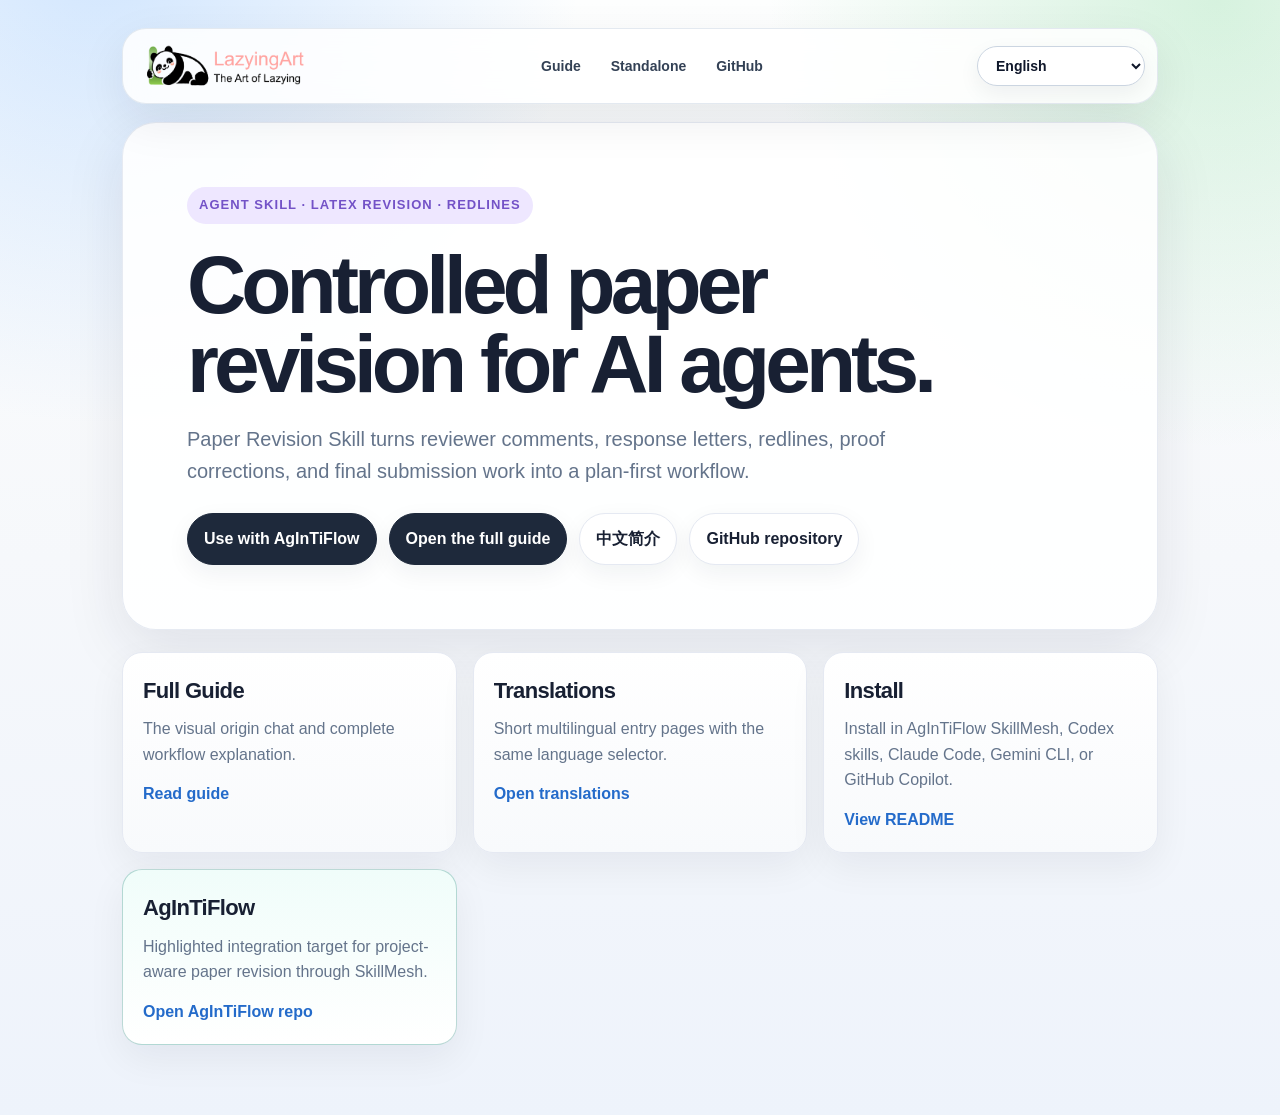
<file: docs/index.html>
<!doctype html>
<html lang="en">
<head>
  <meta charset="utf-8">
  <meta name="viewport" content="width=device-width, initial-scale=1">
  <title>Paper Revision Skill</title>
  <link rel="canonical" href="https://lachlan.lazying.art/paper-revision-skill/">
  <meta name="description" content="Plan-gated manuscript revision workflow for LaTeX papers, response letters, redlines, and proof corrections.">
  <link rel="stylesheet" href="site.css">
  <script defer src="site.js"></script>
  <style>
    :root { --bg: #f6f8fb; --ink: #182033; --muted: #64748b; --line: #e5e9f2; }
    * { box-sizing: border-box; }
    body {
      margin: 0;
      min-height: 100vh;
      font-family: -apple-system, BlinkMacSystemFont, "SF Pro Display", "SF Pro Text", "Segoe UI", sans-serif;
      color: var(--ink);
      background:
        radial-gradient(circle at 8% -5%, rgba(127, 184, 255, .35), transparent 30rem),
        radial-gradient(circle at 95% 0%, rgba(114, 211, 141, .28), transparent 28rem),
        linear-gradient(180deg, #fdfefe 0%, var(--bg) 50%, #eef3fb 100%);
      line-height: 1.6;
    }
    a { color: #246bca; text-decoration: none; }
    a:hover { text-decoration: underline; }
    .page { max-width: 1080px; margin: 0 auto; padding: 28px 22px 70px; }
    .hero {
      border: 1px solid rgba(229,233,242,.95);
      border-radius: 34px;
      background: rgba(255,255,255,.88);
      box-shadow: 0 18px 60px rgba(25,33,58,.10);
      padding: clamp(34px, 6vw, 64px);
    }
    .eyebrow { display: inline-flex; padding: 8px 12px; border-radius: 999px; background: #eee7ff; color: #7352c7; font-size: 13px; font-weight: 850; letter-spacing: .08em; text-transform: uppercase; }
    h1 { margin: 22px 0 14px; max-width: 780px; font-size: clamp(42px, 7vw, 82px); line-height: .96; letter-spacing: -.06em; }
    .lead { max-width: 760px; color: var(--muted); font-size: 20px; }
    .actions { display: flex; flex-wrap: wrap; gap: 12px; margin-top: 26px; }
    .btn { display: inline-flex; align-items: center; justify-content: center; border: 1px solid var(--line); border-radius: 999px; background: white; color: var(--ink); padding: 12px 16px; font-weight: 850; box-shadow: 0 8px 24px rgba(25,33,58,.06); }
    .btn.primary { background: #1e293b; color: white; border-color: #1e293b; }
  </style>
</head>
<body>
  <main class="page">
    <header class="site-header" aria-label="Site navigation">
      <a class="site-brand" href="index.html">Paper Revision Skill</a>
      <nav class="site-nav" aria-label="Primary navigation">
        <a href="origin-chat.html">Guide</a>
        <a href="origin-chat-downloaded-package.html">Standalone</a>
        <a href="https://github.com/lachlanchen/paper-revision-skill">GitHub</a>
      </nav>
      <div class="language-menu">
        <label class="sr-only" for="language-select">Choose language</label>
        <select id="language-select" data-language-select aria-label="Choose language">
<option value="origin-chat.html" selected>English</option>
<option value="i18n/origin-chat.ar.html">العربية</option>
<option value="i18n/origin-chat.es.html">Español</option>
<option value="i18n/origin-chat.fr.html">Français</option>
<option value="i18n/origin-chat.ja.html">日本語</option>
<option value="i18n/origin-chat.ko.html">한국어</option>
<option value="i18n/origin-chat.vi.html">Tiếng Việt</option>
<option value="i18n/origin-chat.zh-Hans.html">中文 (简体)</option>
<option value="i18n/origin-chat.zh-Hant.html">中文（繁體）</option>
<option value="i18n/origin-chat.de.html">Deutsch</option>
<option value="i18n/origin-chat.ru.html">Русский</option>
        </select>
      </div>
    </header>
    <section class="hero">
      <span class="eyebrow">Agent skill · LaTeX revision · Redlines</span>
      <h1>Controlled paper revision for AI agents.</h1>
      <p class="lead">Paper Revision Skill turns reviewer comments, response letters, redlines, proof corrections, and final submission work into a plan-first workflow.</p>
      <div class="actions">
        <a class="btn primary" href="https://flow.lazying.art">Use with AgInTiFlow</a>
        <a class="btn primary" href="origin-chat.html">Open the full guide</a>
        <a class="btn" href="i18n/origin-chat.zh-Hans.html">中文简介</a>
        <a class="btn" href="https://github.com/lachlanchen/paper-revision-skill">GitHub repository</a>
      </div>
    </section>
    <section class="landing-grid" aria-label="Website sections">
      <article class="landing-card">
        <h2>Full Guide</h2>
        <p>The visual origin chat and complete workflow explanation.</p>
        <a href="origin-chat.html">Read guide</a>
      </article>
      <article class="landing-card">
        <h2>Translations</h2>
        <p>Short multilingual entry pages with the same language selector.</p>
        <a href="i18n/origin-chat.zh-Hans.html">Open translations</a>
      </article>
      <article class="landing-card">
        <h2>Install</h2>
        <p>Install in AgInTiFlow SkillMesh, Codex skills, Claude Code, Gemini CLI, or GitHub Copilot.</p>
        <a href="https://github.com/lachlanchen/paper-revision-skill#readme">View README</a>
      </article>
      <article class="landing-card highlight-card">
        <h2>AgInTiFlow</h2>
        <p>Highlighted integration target for project-aware paper revision through SkillMesh.</p>
        <a href="https://github.com/lazyingart/AgInTiFlow">Open AgInTiFlow repo</a>
      </article>
    </section>
  </main>
</body>
</html>
</file>
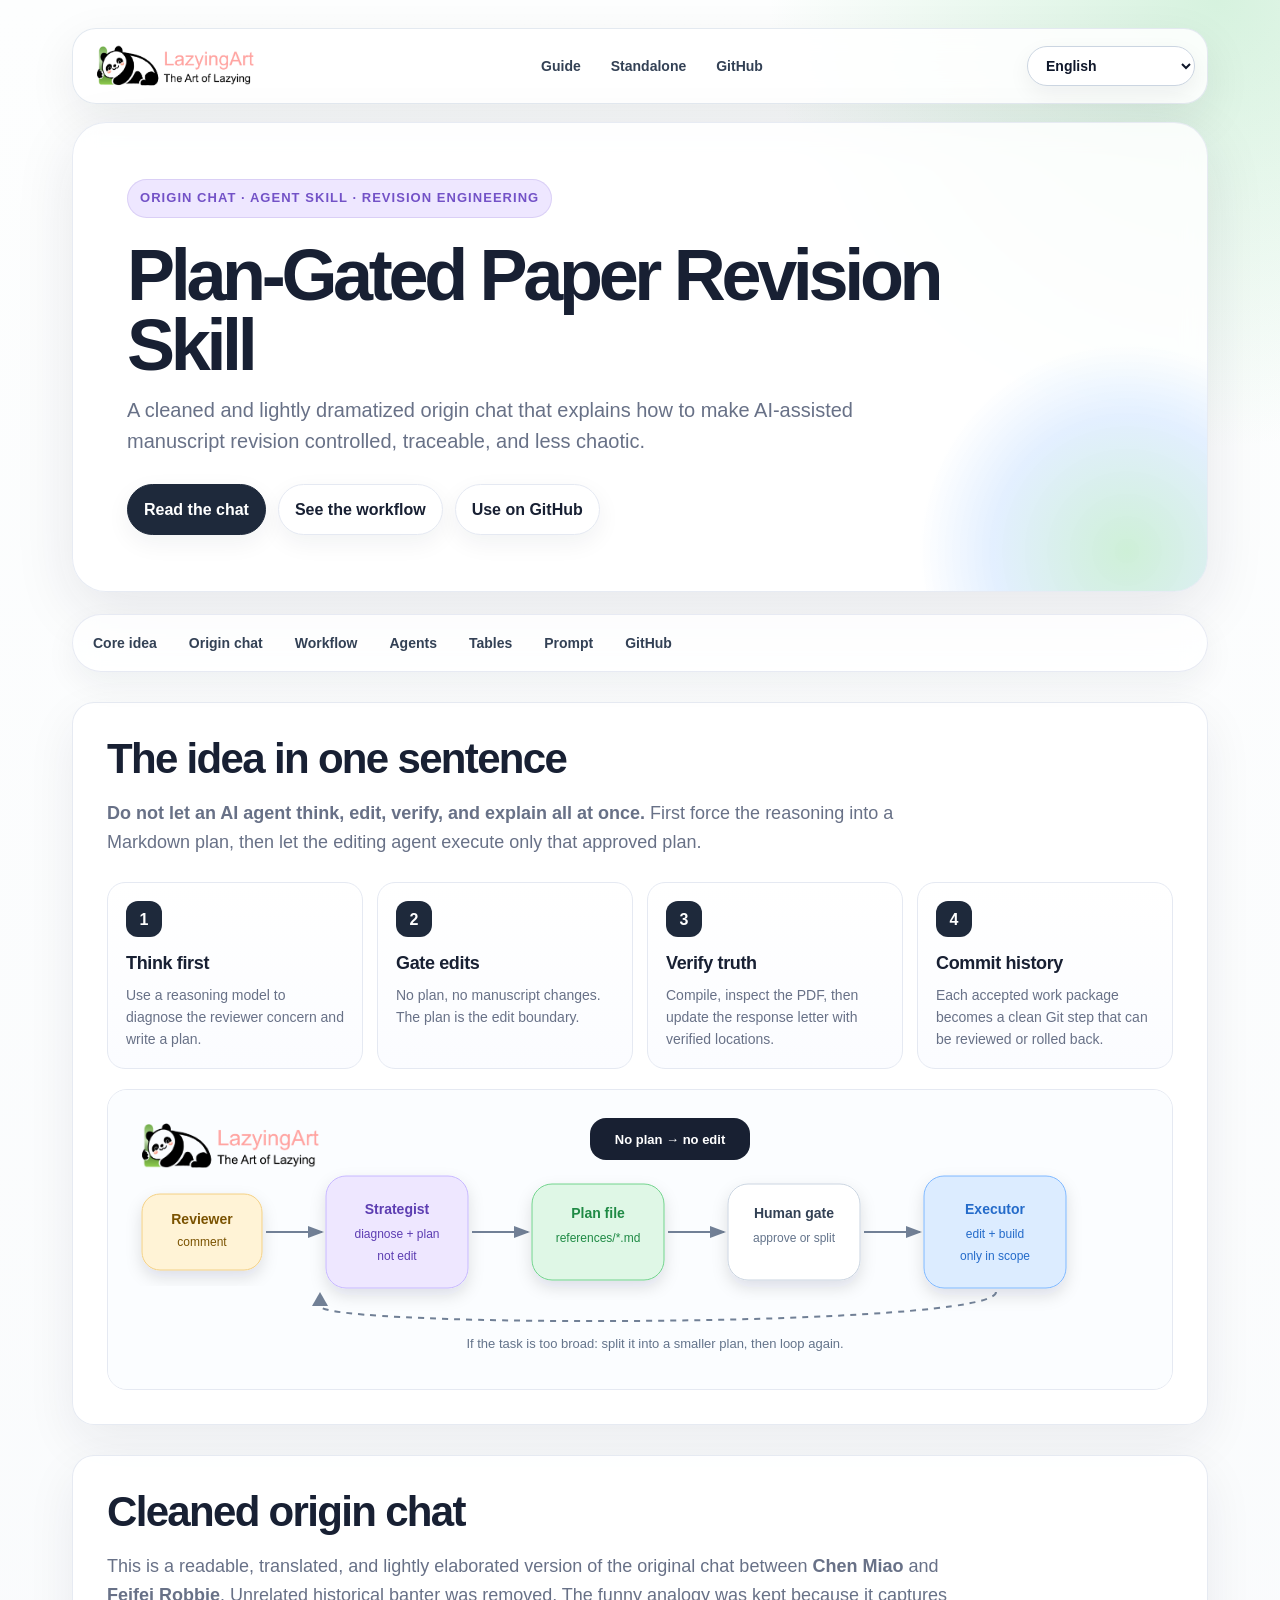
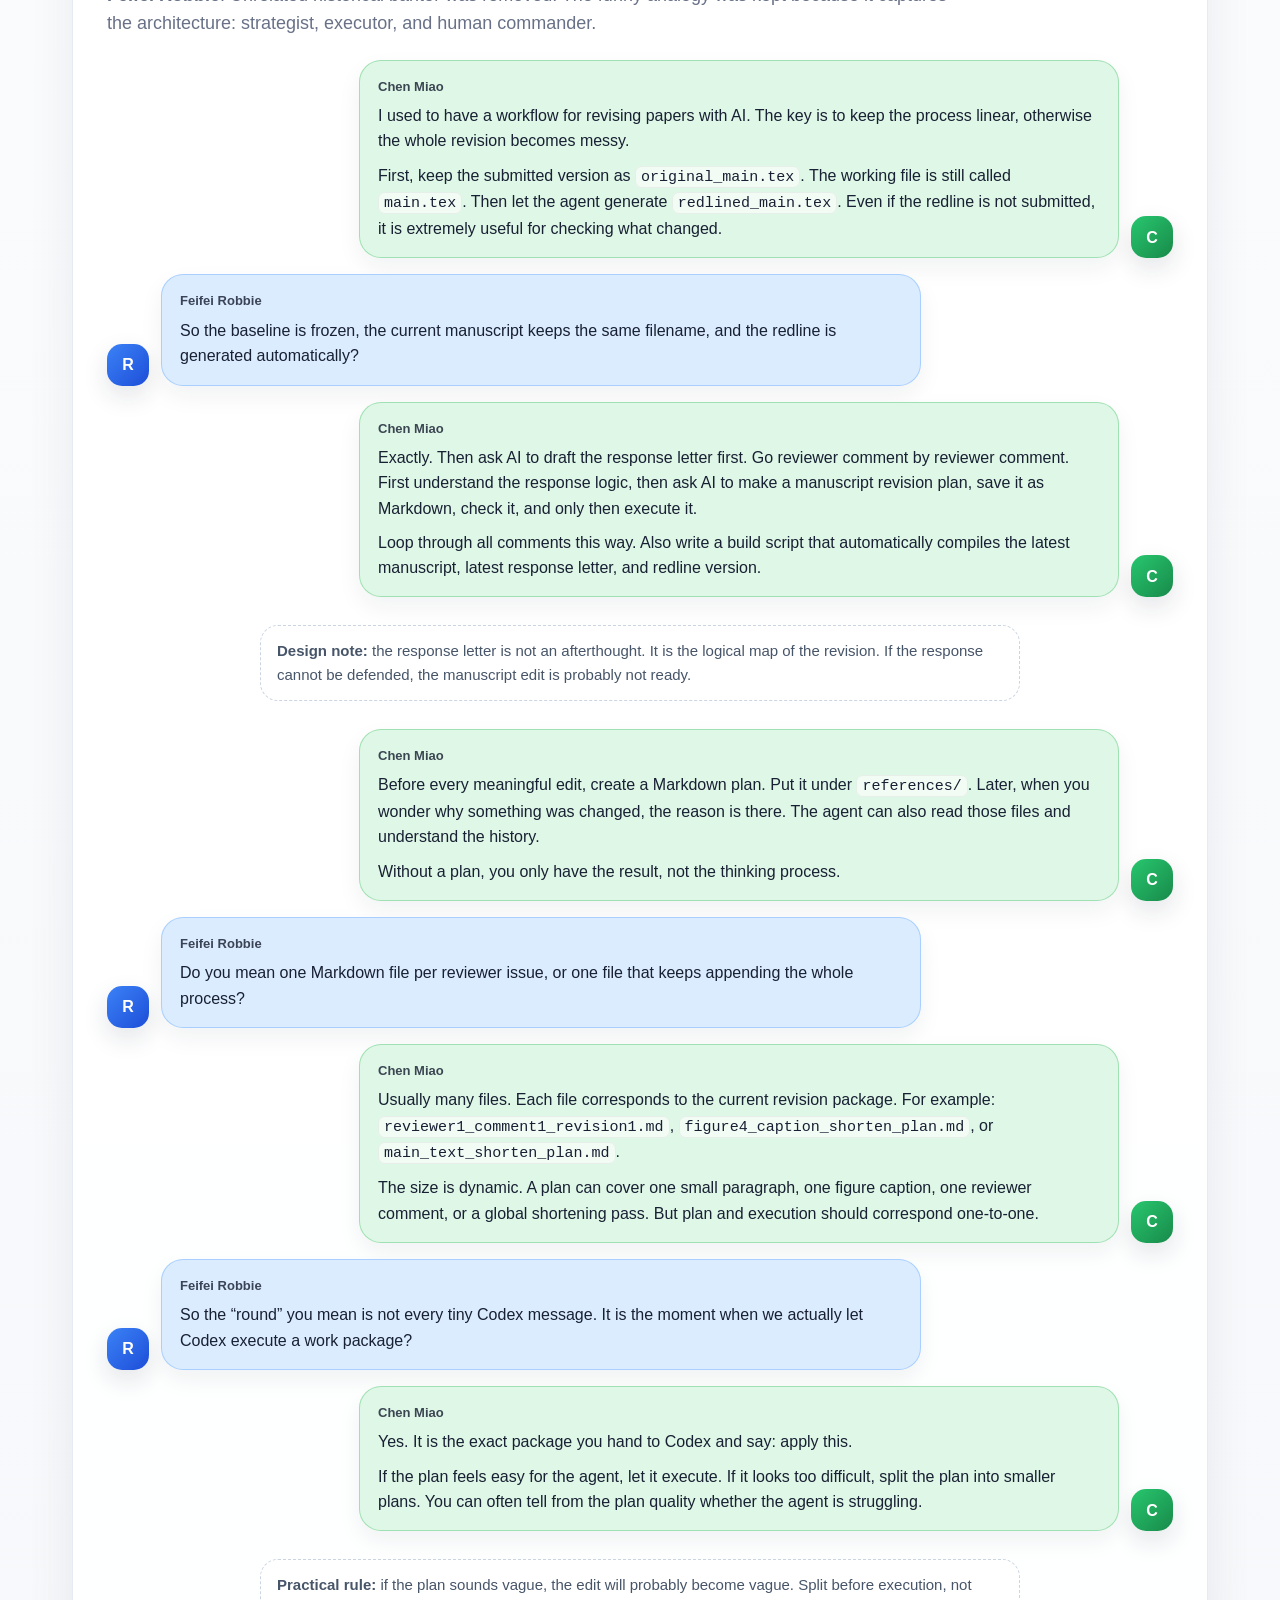
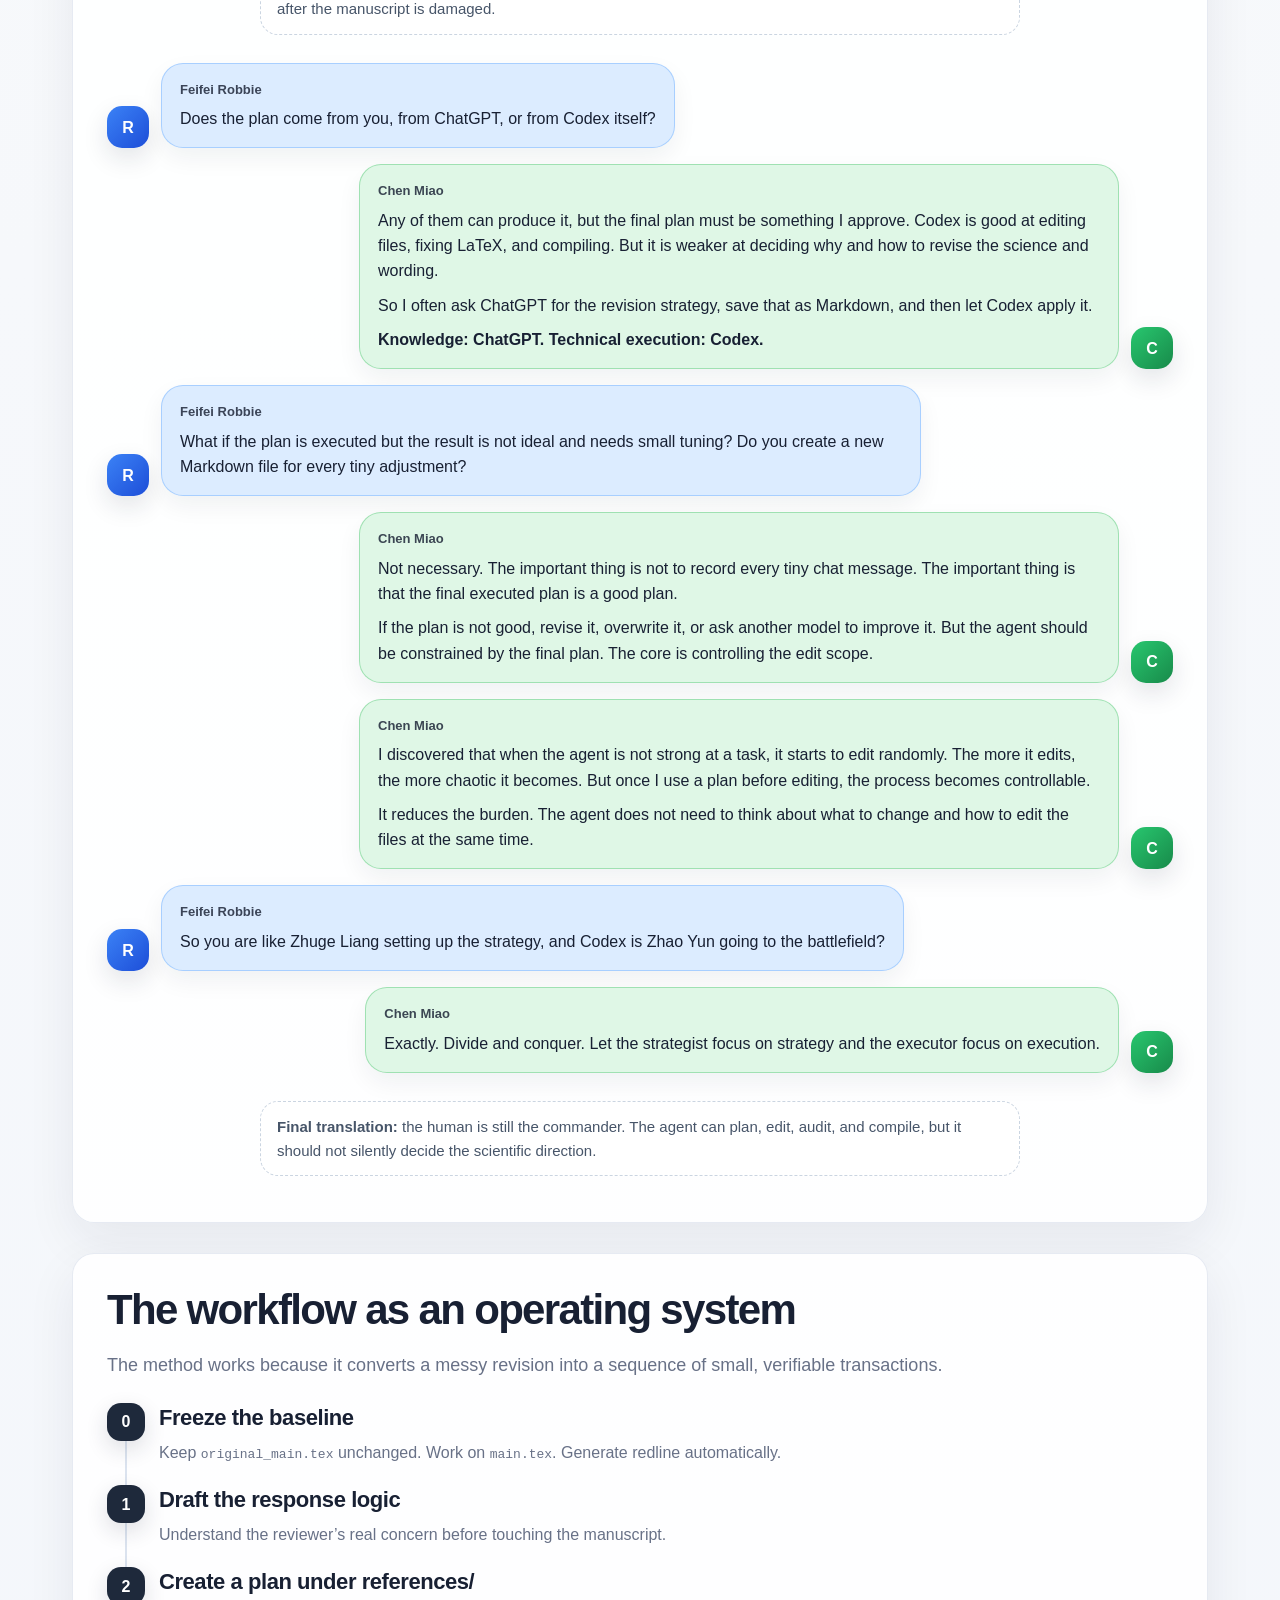
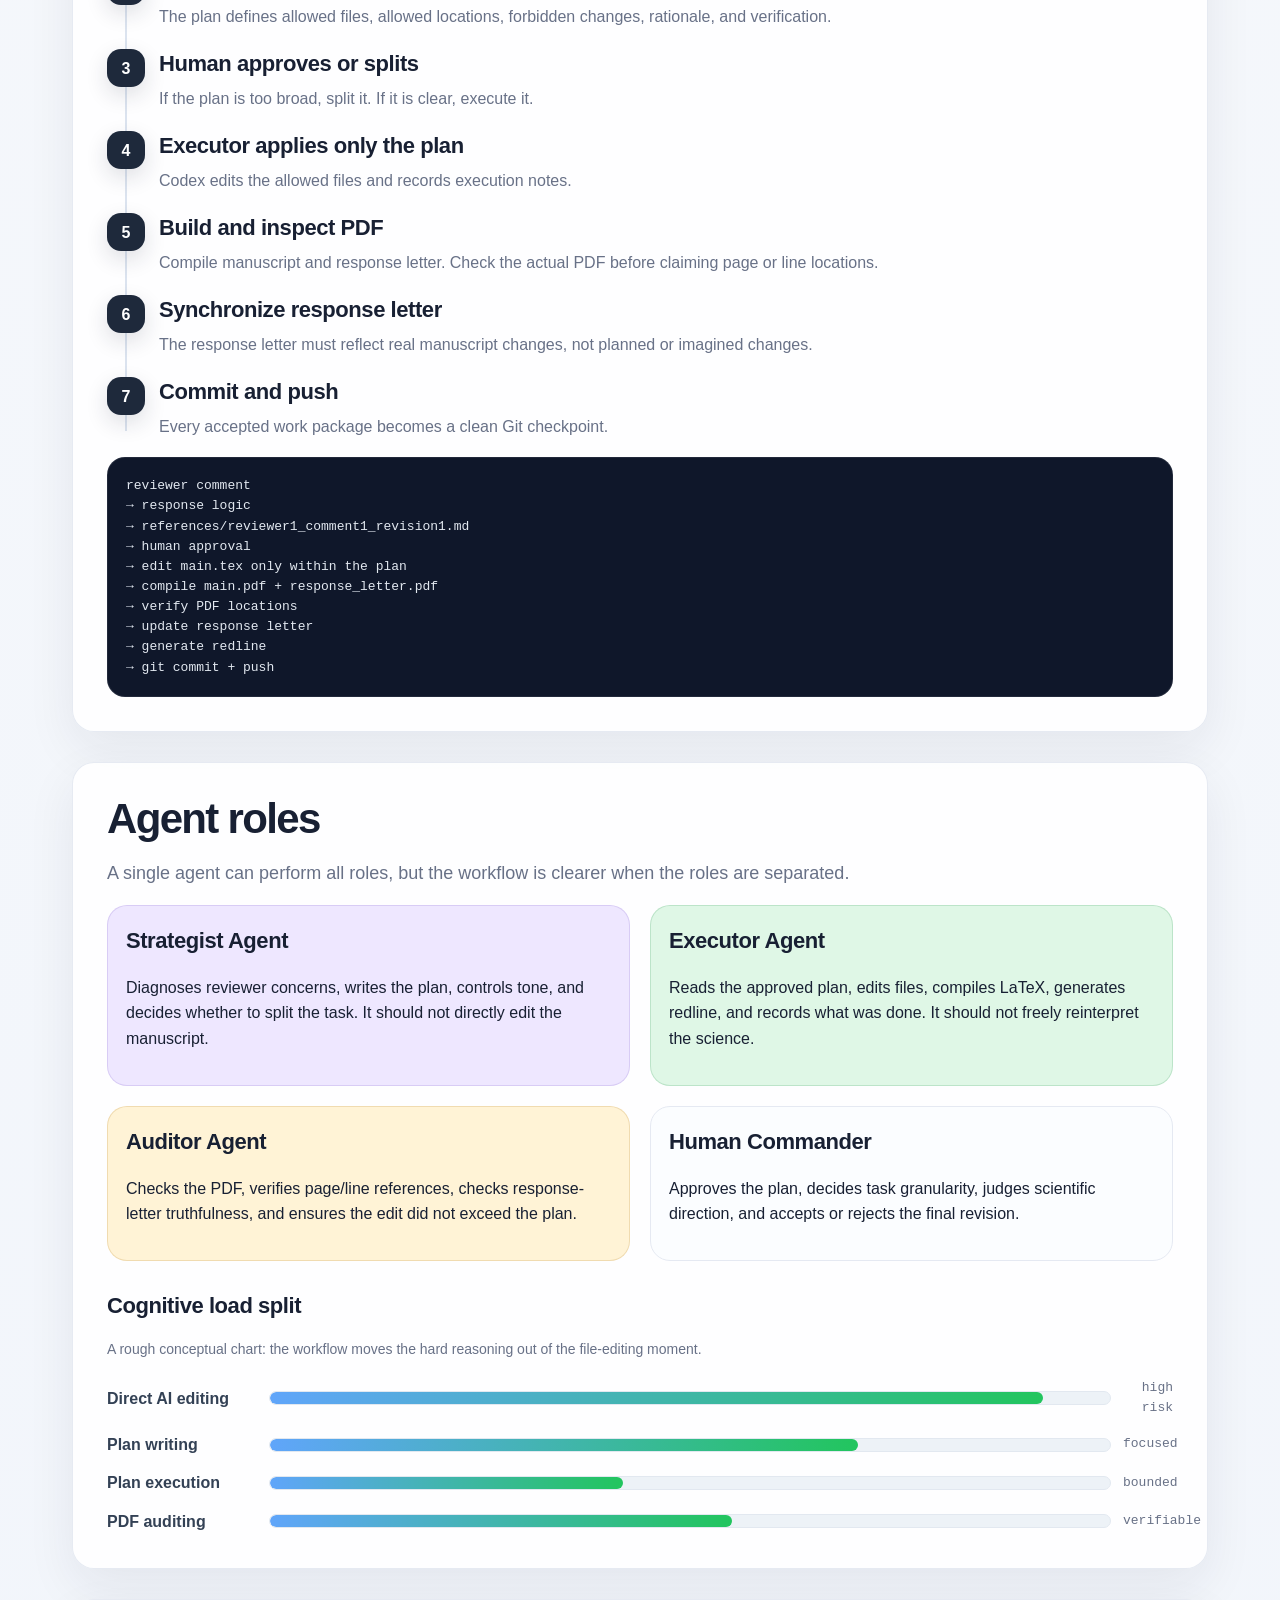
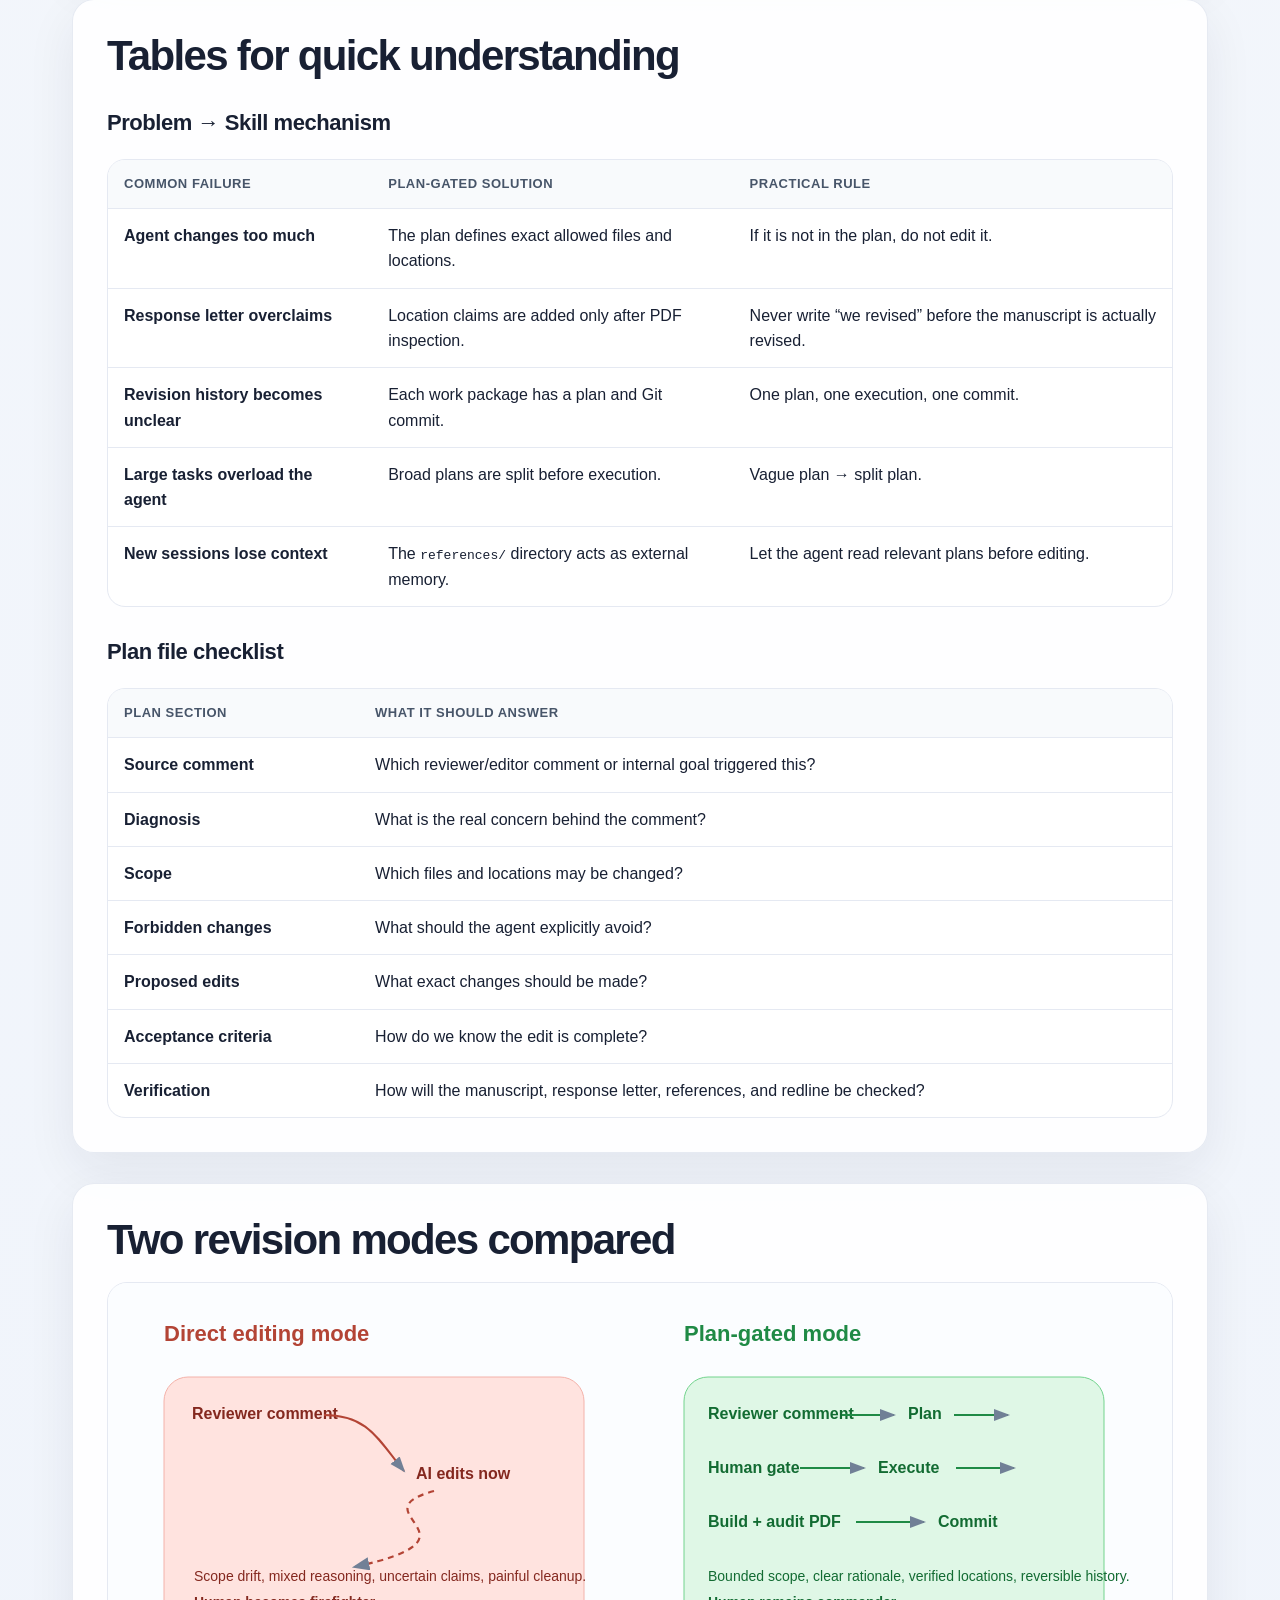
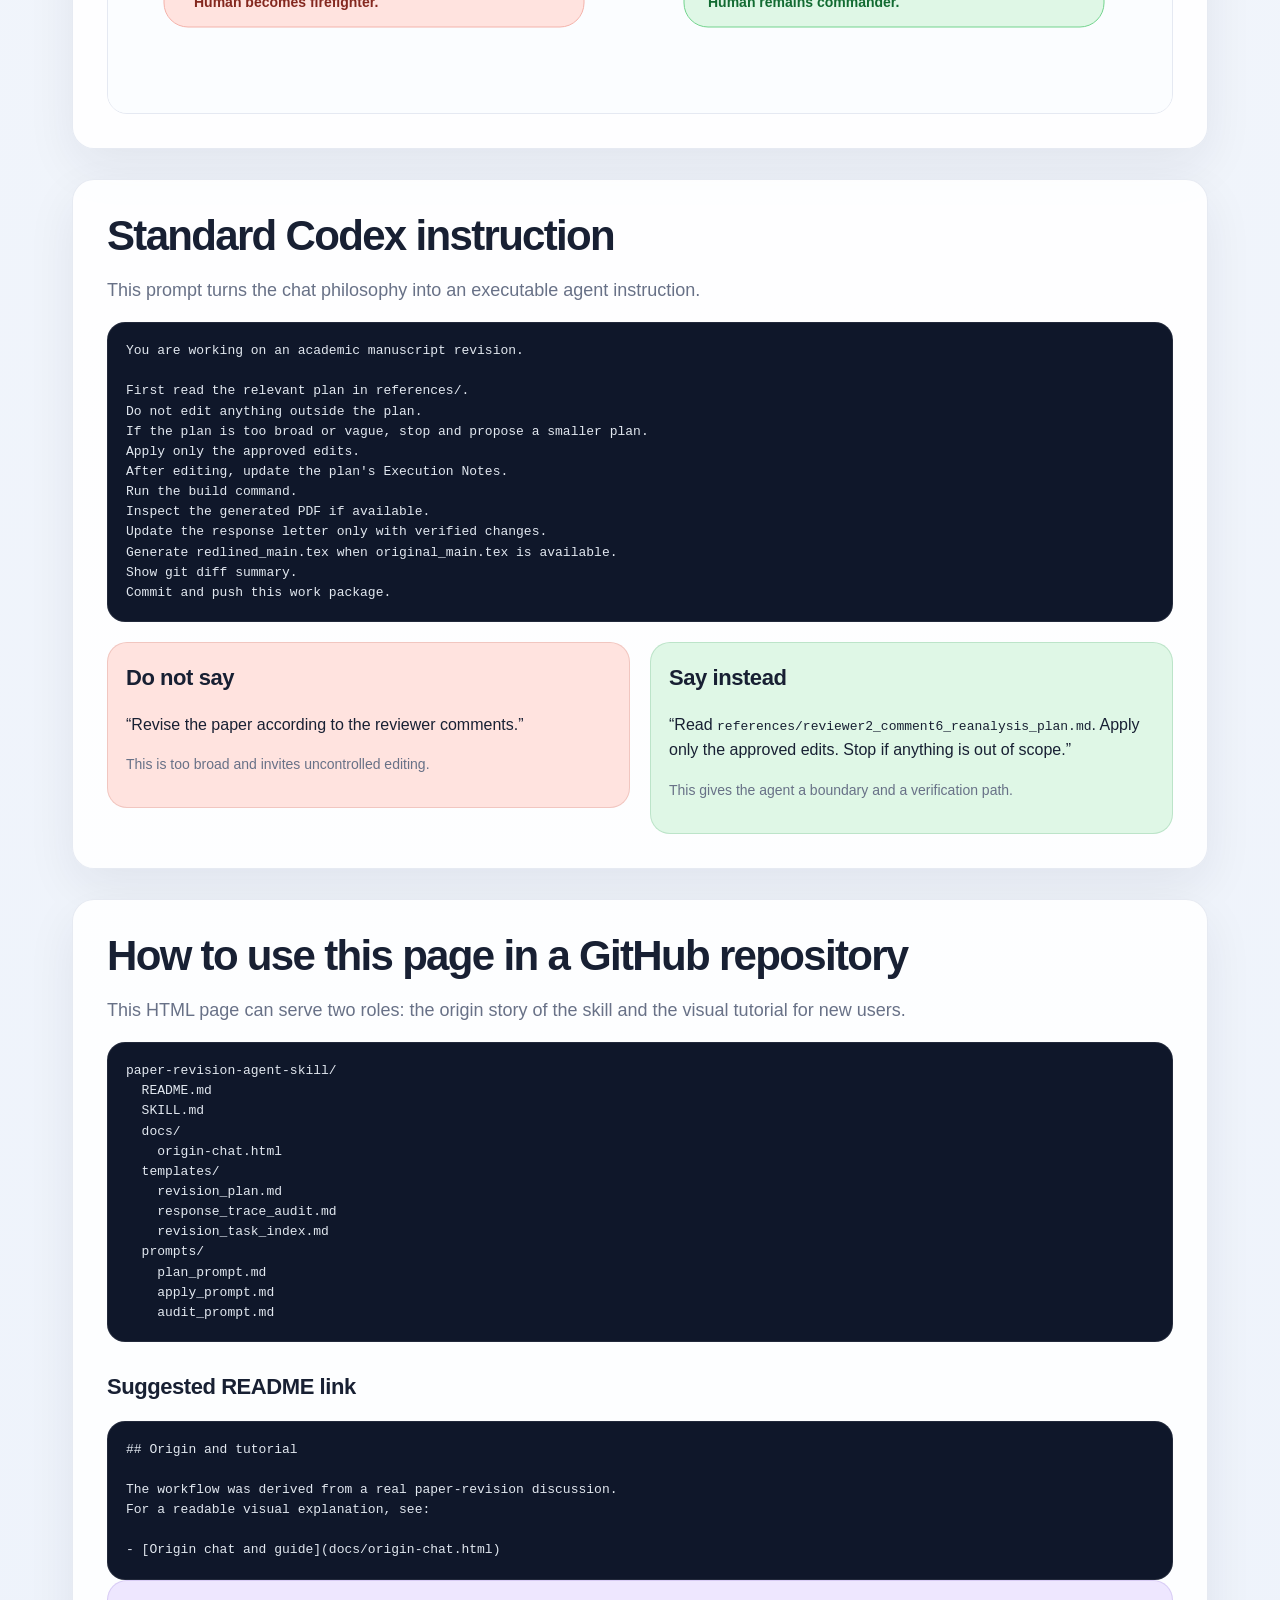
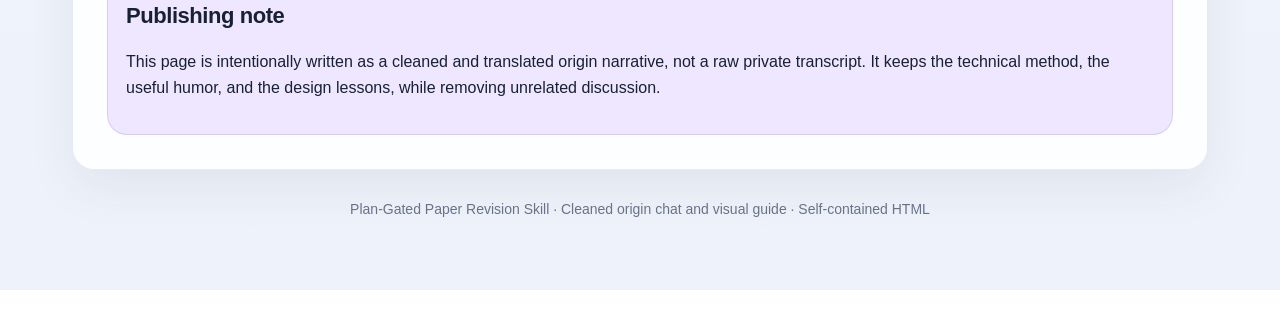
<file: docs/origin-chat-downloaded-package.html>
<!doctype html>
<html lang="en">
<head>
  <meta charset="utf-8" />
  <meta name="viewport" content="width=device-width, initial-scale=1" />
  <title>Plan-Gated Paper Revision Skill — Origin Chat & Guide</title>
  <meta name="description" content="A cleaned, readable origin chat and practical guide for the Plan-Gated Paper Revision Skill." />
  <style>
    :root {
      --bg: #f6f8fb;
      --paper: #ffffff;
      --ink: #182033;
      --muted: #687187;
      --line: #e5e9f2;
      --blue: #dcecff;
      --blue-edge: #7fb8ff;
      --blue-strong: #246bca;
      --green: #dff7e6;
      --green-edge: #72d38d;
      --green-strong: #1f8a45;
      --purple: #eee7ff;
      --purple-strong: #7352c7;
      --amber: #fff3d6;
      --amber-strong: #ae7100;
      --red: #ffe3df;
      --red-strong: #b34435;
      --shadow: 0 18px 60px rgba(25, 33, 58, .10);
      --radius: 22px;
      --mono: ui-monospace, SFMono-Regular, Menlo, Monaco, Consolas, "Liberation Mono", monospace;
      --sans: -apple-system, BlinkMacSystemFont, "SF Pro Display", "SF Pro Text", Inter, Segoe UI, Roboto, Helvetica, Arial, sans-serif;
    }

    * { box-sizing: border-box; }
    html { scroll-behavior: smooth; }
    body {
      margin: 0;
      font-family: var(--sans);
      color: var(--ink);
      background:
        radial-gradient(circle at 8% -5%, rgba(127, 184, 255, .35), transparent 30rem),
        radial-gradient(circle at 95% 0%, rgba(114, 211, 141, .28), transparent 28rem),
        linear-gradient(180deg, #fdfefe 0%, var(--bg) 35%, #eef3fb 100%);
      line-height: 1.58;
    }

    a { color: var(--blue-strong); text-decoration: none; }
    a:hover { text-decoration: underline; }

    .page {
      max-width: 1180px;
      margin: 0 auto;
      padding: 28px 22px 70px;
    }

    .hero {
      position: relative;
      overflow: hidden;
      border: 1px solid rgba(229, 233, 242, .9);
      border-radius: 34px;
      background: rgba(255, 255, 255, .82);
      box-shadow: var(--shadow);
      padding: 56px 54px;
      backdrop-filter: blur(12px);
    }
    .hero:before {
      content: "";
      position: absolute;
      inset: auto -130px -170px auto;
      width: 420px;
      height: 420px;
      border-radius: 999px;
      background: radial-gradient(circle, rgba(114,211,141,.35), rgba(127,184,255,.22) 45%, transparent 70%);
      pointer-events: none;
    }
    .eyebrow {
      display: inline-flex;
      align-items: center;
      gap: 8px;
      font-size: 13px;
      letter-spacing: .08em;
      text-transform: uppercase;
      color: var(--purple-strong);
      background: var(--purple);
      border: 1px solid rgba(115,82,199,.16);
      border-radius: 999px;
      padding: 8px 12px;
      font-weight: 750;
    }
    h1 {
      margin: 22px 0 14px;
      font-size: clamp(38px, 6vw, 72px);
      line-height: .98;
      letter-spacing: -0.06em;
      max-width: 870px;
    }
    .subtitle {
      max-width: 770px;
      color: var(--muted);
      font-size: 20px;
      margin: 0;
    }
    .hero-actions {
      margin-top: 26px;
      display: flex;
      flex-wrap: wrap;
      gap: 12px;
    }
    .btn {
      display: inline-flex;
      align-items: center;
      justify-content: center;
      border-radius: 999px;
      padding: 12px 16px;
      font-weight: 740;
      border: 1px solid var(--line);
      background: white;
      color: var(--ink);
      box-shadow: 0 8px 24px rgba(25,33,58,.06);
    }
    .btn.primary {
      background: #1e293b;
      color: white;
      border-color: #1e293b;
    }

    .nav {
      position: sticky;
      top: 0;
      z-index: 4;
      margin: 22px 0;
      border: 1px solid rgba(229,233,242,.92);
      border-radius: 999px;
      background: rgba(255,255,255,.78);
      box-shadow: 0 12px 32px rgba(25,33,58,.06);
      backdrop-filter: blur(12px);
      padding: 8px;
      display: flex;
      gap: 8px;
      overflow-x: auto;
    }
    .nav a {
      white-space: nowrap;
      color: #334155;
      padding: 9px 12px;
      border-radius: 999px;
      font-weight: 650;
      font-size: 14px;
    }
    .nav a:hover {
      background: #f1f5f9;
      text-decoration: none;
    }

    section {
      margin-top: 30px;
      background: rgba(255,255,255,.88);
      border: 1px solid rgba(229,233,242,.95);
      border-radius: var(--radius);
      box-shadow: 0 18px 50px rgba(25,33,58,.07);
      padding: 34px;
    }
    section.flat { box-shadow: none; }
    h2 {
      margin: 0 0 14px;
      font-size: clamp(26px, 3.5vw, 42px);
      line-height: 1.05;
      letter-spacing: -0.04em;
    }
    h3 {
      margin: 28px 0 12px;
      font-size: 22px;
      letter-spacing: -0.02em;
    }
    .lead { color: var(--muted); font-size: 18px; max-width: 860px; }
    .small { color: var(--muted); font-size: 14px; }

    .cards {
      display: grid;
      grid-template-columns: repeat(4, 1fr);
      gap: 14px;
      margin-top: 26px;
    }
    .card {
      border: 1px solid var(--line);
      border-radius: 18px;
      padding: 18px;
      background: linear-gradient(180deg, #ffffff, #fbfcff);
      min-height: 150px;
    }
    .card .num {
      display: inline-grid;
      place-items: center;
      width: 36px;
      height: 36px;
      border-radius: 12px;
      color: white;
      background: #1e293b;
      font-weight: 800;
      margin-bottom: 12px;
    }
    .card h3 { margin: 0 0 6px; font-size: 18px; }
    .card p { margin: 0; color: var(--muted); font-size: 14px; }

    .diagram {
      overflow-x: auto;
      border: 1px solid var(--line);
      border-radius: 20px;
      background: #fbfdff;
      padding: 16px;
      margin-top: 20px;
    }
    svg text { font-family: var(--sans); }

    .chat-wrap {
      display: flex;
      flex-direction: column;
      gap: 16px;
      margin-top: 22px;
    }
    .msg-row {
      display: flex;
      align-items: flex-end;
      gap: 12px;
      max-width: 100%;
    }
    .msg-row.right { justify-content: flex-end; }
    .avatar {
      flex: 0 0 42px;
      width: 42px;
      height: 42px;
      border-radius: 15px;
      display: grid;
      place-items: center;
      color: white;
      font-weight: 850;
      box-shadow: 0 10px 26px rgba(25,33,58,.12);
    }
    .avatar.blue { background: linear-gradient(135deg, #3b82f6, #1d4ed8); }
    .avatar.green { background: linear-gradient(135deg, #28c76f, #188a4a); }
    .bubble {
      max-width: 760px;
      border-radius: 22px;
      padding: 16px 18px;
      border: 1px solid var(--line);
      box-shadow: 0 10px 25px rgba(25,33,58,.06);
      position: relative;
    }
    .bubble.blue {
      background: var(--blue);
      border-color: rgba(127,184,255,.55);
    }
    .bubble.green {
      background: var(--green);
      border-color: rgba(114,211,141,.58);
    }
    .bubble .name {
      font-size: 13px;
      font-weight: 820;
      margin-bottom: 6px;
      opacity: .82;
    }
    .bubble p { margin: 0 0 9px; }
    .bubble p:last-child { margin-bottom: 0; }
    .bubble ul { margin: 8px 0 0 20px; padding: 0; }
    .bubble code, .inline-code {
      font-family: var(--mono);
      font-size: .94em;
      background: rgba(255,255,255,.62);
      border: 1px solid rgba(0,0,0,.05);
      border-radius: 7px;
      padding: 1px 5px;
    }
    .aside-note {
      margin: 12px auto;
      max-width: 760px;
      background: #ffffff;
      border: 1px dashed #cbd5e1;
      color: #475569;
      border-radius: 18px;
      padding: 13px 16px;
      font-size: 15px;
    }

    .two-col {
      display: grid;
      grid-template-columns: 1fr 1fr;
      gap: 20px;
      align-items: start;
    }
    .callout {
      border-radius: 20px;
      border: 1px solid var(--line);
      padding: 18px;
      background: #fbfdff;
    }
    .callout h3 { margin-top: 0; }
    .callout.warning { background: var(--amber); border-color: rgba(174,113,0,.18); }
    .callout.success { background: var(--green); border-color: rgba(31,138,69,.18); }
    .callout.danger { background: var(--red); border-color: rgba(179,68,53,.18); }
    .callout.purple { background: var(--purple); border-color: rgba(115,82,199,.18); }

    table {
      width: 100%;
      border-collapse: separate;
      border-spacing: 0;
      overflow: hidden;
      border: 1px solid var(--line);
      border-radius: 18px;
      background: white;
      margin-top: 18px;
    }
    th, td {
      padding: 14px 16px;
      text-align: left;
      vertical-align: top;
      border-bottom: 1px solid var(--line);
    }
    th {
      background: #f8fafc;
      font-size: 13px;
      letter-spacing: .04em;
      text-transform: uppercase;
      color: #475569;
    }
    tr:last-child td { border-bottom: none; }
    td:first-child { font-weight: 720; }

    pre {
      margin: 16px 0 0;
      padding: 18px;
      border-radius: 18px;
      background: #0f172a;
      color: #e2e8f0;
      overflow-x: auto;
      font-family: var(--mono);
      font-size: 13px;
      line-height: 1.55;
      border: 1px solid rgba(255,255,255,.08);
    }

    .bars { display: grid; gap: 13px; margin-top: 18px; }
    .bar-line { display: grid; grid-template-columns: 150px 1fr 50px; gap: 12px; align-items: center; }
    .bar-label { color: #334155; font-weight: 700; }
    .bar-track { height: 14px; border-radius: 999px; background: #edf2f7; overflow: hidden; border: 1px solid #e2e8f0; }
    .bar-fill { height: 100%; border-radius: 999px; background: linear-gradient(90deg, #60a5fa, #22c55e); }
    .bar-value { text-align: right; color: var(--muted); font-family: var(--mono); font-size: 13px; }

    .timeline { margin-top: 22px; position: relative; }
    .timeline:before {
      content: "";
      position: absolute;
      left: 18px;
      top: 8px;
      bottom: 8px;
      width: 2px;
      background: #dbe3ef;
    }
    .tl-item {
      position: relative;
      padding-left: 52px;
      margin: 18px 0;
    }
    .tl-dot {
      position: absolute;
      left: 0;
      top: 2px;
      width: 38px;
      height: 38px;
      border-radius: 14px;
      display: grid;
      place-items: center;
      background: #1e293b;
      color: white;
      font-weight: 850;
      box-shadow: 0 8px 22px rgba(25,33,58,.14);
    }
    .tl-item h3 { margin: 0 0 4px; }
    .tl-item p { margin: 0; color: var(--muted); }

    .footer {
      margin: 28px 0 0;
      text-align: center;
      color: var(--muted);
      font-size: 14px;
    }

    @media (max-width: 880px) {
      .hero { padding: 38px 26px; }
      .cards, .two-col { grid-template-columns: 1fr; }
      section { padding: 24px; }
      .bubble { max-width: calc(100vw - 110px); }
      .bar-line { grid-template-columns: 1fr; gap: 6px; }
      .bar-value { text-align: left; }
    }

    @media print {
      body { background: white; }
      .site-header, .nav, .hero-actions { display: none; }
      section, .hero { box-shadow: none; break-inside: avoid; }
      .bubble { box-shadow: none; }
    }
  </style>
  <link rel="stylesheet" href="site.css">
  <script defer src="site.js"></script>
</head>
<body>
  <main class="page">
    <header class="site-header" aria-label="Site navigation">
      <a class="site-brand" href="index.html">Paper Revision Skill</a>
      <nav class="site-nav" aria-label="Primary navigation">
        <a href="origin-chat.html">Guide</a>
        <a href="origin-chat-downloaded-package.html">Standalone</a>
        <a href="https://github.com/lachlanchen/paper-revision-skill">GitHub</a>
      </nav>
      <div class="language-menu">
        <label class="sr-only" for="language-select">Choose language</label>
        <select id="language-select" data-language-select aria-label="Choose language">
<option value="origin-chat.html" selected>English</option>
<option value="i18n/origin-chat.ar.html">العربية</option>
<option value="i18n/origin-chat.es.html">Español</option>
<option value="i18n/origin-chat.fr.html">Français</option>
<option value="i18n/origin-chat.ja.html">日本語</option>
<option value="i18n/origin-chat.ko.html">한국어</option>
<option value="i18n/origin-chat.vi.html">Tiếng Việt</option>
<option value="i18n/origin-chat.zh-Hans.html">中文 (简体)</option>
<option value="i18n/origin-chat.zh-Hant.html">中文（繁體）</option>
<option value="i18n/origin-chat.de.html">Deutsch</option>
<option value="i18n/origin-chat.ru.html">Русский</option>
        </select>
      </div>
    </header>
    <header class="hero">
      <span class="eyebrow">Origin chat · Agent skill · Revision engineering</span>
      <h1>Plan-Gated Paper Revision Skill</h1>
      <p class="subtitle">A cleaned and lightly dramatized origin chat that explains how to make AI-assisted manuscript revision controlled, traceable, and less chaotic.</p>
      <div class="hero-actions">
        <a class="btn primary" href="#chat">Read the chat</a>
        <a class="btn" href="#workflow">See the workflow</a>
        <a class="btn" href="#github">Use on GitHub</a>
      </div>
    </header>

    <nav class="nav" aria-label="Table of contents">
      <a href="#idea">Core idea</a>
      <a href="#chat">Origin chat</a>
      <a href="#workflow">Workflow</a>
      <a href="#roles">Agents</a>
      <a href="#tables">Tables</a>
      <a href="#prompt">Prompt</a>
      <a href="#github">GitHub</a>
    </nav>

    <section id="idea">
      <h2>The idea in one sentence</h2>
      <p class="lead"><strong>Do not let an AI agent think, edit, verify, and explain all at once.</strong> First force the reasoning into a Markdown plan, then let the editing agent execute only that approved plan.</p>
      <div class="cards">
        <article class="card">
          <div class="num">1</div>
          <h3>Think first</h3>
          <p>Use a reasoning model to diagnose the reviewer concern and write a plan.</p>
        </article>
        <article class="card">
          <div class="num">2</div>
          <h3>Gate edits</h3>
          <p>No plan, no manuscript changes. The plan is the edit boundary.</p>
        </article>
        <article class="card">
          <div class="num">3</div>
          <h3>Verify truth</h3>
          <p>Compile, inspect the PDF, then update the response letter with verified locations.</p>
        </article>
        <article class="card">
          <div class="num">4</div>
          <h3>Commit history</h3>
          <p>Each accepted work package becomes a clean Git step that can be reviewed or rolled back.</p>
        </article>
      </div>

      <div class="diagram" aria-label="Plan gated workflow diagram">
        <svg width="1040" height="260" viewBox="0 0 1040 260" role="img" aria-label="Reviewer comment goes to strategist, plan, human approval, executor, build, auditor, response letter and git.">
          <defs>
            <marker id="arrow" markerWidth="10" markerHeight="10" refX="7" refY="3" orient="auto" markerUnits="strokeWidth">
              <path d="M0,0 L0,6 L8,3 z" fill="#718096" />
            </marker>
            <filter id="softShadow" x="-20%" y="-20%" width="140%" height="140%">
              <feDropShadow dx="0" dy="7" stdDeviation="8" flood-color="#19213a" flood-opacity="0.12"/>
            </filter>
          </defs>
          <a href="https://lazying.art" target="_blank" rel="noopener" aria-label="LazyingArt">
            <image href="assets/lazyingart-logo.png" x="18" y="12" width="190" height="56" preserveAspectRatio="xMinYMid meet" />
          </a>
          <rect x="18" y="88" width="120" height="76" rx="18" fill="#fff3d6" stroke="#f3d084" filter="url(#softShadow)" />
          <text x="78" y="118" text-anchor="middle" font-size="14" font-weight="800" fill="#7a5200">Reviewer</text>
          <text x="78" y="140" text-anchor="middle" font-size="12" fill="#7a5200">comment</text>

          <path d="M142 126 C168 126 174 126 198 126" stroke="#718096" stroke-width="2" fill="none" marker-end="url(#arrow)"/>

          <rect x="202" y="70" width="142" height="112" rx="20" fill="#eee7ff" stroke="#c7b8ff" filter="url(#softShadow)" />
          <text x="273" y="108" text-anchor="middle" font-size="14" font-weight="800" fill="#5d3eb2">Strategist</text>
          <text x="273" y="132" text-anchor="middle" font-size="12" fill="#5d3eb2">diagnose + plan</text>
          <text x="273" y="154" text-anchor="middle" font-size="12" fill="#5d3eb2">not edit</text>

          <path d="M348 126 C374 126 380 126 404 126" stroke="#718096" stroke-width="2" fill="none" marker-end="url(#arrow)"/>

          <rect x="408" y="78" width="132" height="96" rx="20" fill="#dff7e6" stroke="#72d38d" filter="url(#softShadow)" />
          <text x="474" y="112" text-anchor="middle" font-size="14" font-weight="800" fill="#1f8a45">Plan file</text>
          <text x="474" y="136" text-anchor="middle" font-size="12" fill="#1f8a45">references/*.md</text>

          <path d="M544 126 C570 126 576 126 600 126" stroke="#718096" stroke-width="2" fill="none" marker-end="url(#arrow)"/>

          <rect x="604" y="78" width="132" height="96" rx="20" fill="#ffffff" stroke="#cbd5e1" filter="url(#softShadow)" />
          <text x="670" y="112" text-anchor="middle" font-size="14" font-weight="800" fill="#334155">Human gate</text>
          <text x="670" y="136" text-anchor="middle" font-size="12" fill="#64748b">approve or split</text>

          <path d="M740 126 C766 126 772 126 796 126" stroke="#718096" stroke-width="2" fill="none" marker-end="url(#arrow)"/>

          <rect x="800" y="70" width="142" height="112" rx="20" fill="#dcecff" stroke="#7fb8ff" filter="url(#softShadow)" />
          <text x="871" y="108" text-anchor="middle" font-size="14" font-weight="800" fill="#246bca">Executor</text>
          <text x="871" y="132" text-anchor="middle" font-size="12" fill="#246bca">edit + build</text>
          <text x="871" y="154" text-anchor="middle" font-size="12" fill="#246bca">only in scope</text>

          <path d="M872 186 C872 222 196 222 196 200" stroke="#718096" stroke-width="2" fill="none" stroke-dasharray="6 6"/>
          <path d="M196 186 L188 200 L204 200 Z" fill="#718096"/>
          <text x="531" y="242" text-anchor="middle" font-size="13" fill="#64748b">If the task is too broad: split it into a smaller plan, then loop again.</text>

          <rect x="466" y="12" width="160" height="42" rx="16" fill="#0f172a" opacity=".96"/>
          <text x="546" y="38" text-anchor="middle" font-size="13" font-weight="800" fill="#fff">No plan → no edit</text>
        </svg>
      </div>
    </section>

    <section id="chat">
      <h2>Cleaned origin chat</h2>
      <p class="lead">This is a readable, translated, and lightly elaborated version of the original chat between <strong>Chen Miao</strong> and <strong>Feifei Robbie</strong>. Unrelated historical banter was removed. The funny analogy was kept because it captures the architecture: strategist, executor, and human commander.</p>

      <div class="chat-wrap">
        <div class="msg-row right">
          <div class="bubble green">
            <div class="name">Chen Miao</div>
            <p>I used to have a workflow for revising papers with AI. The key is to keep the process linear, otherwise the whole revision becomes messy.</p>
            <p>First, keep the submitted version as <code>original_main.tex</code>. The working file is still called <code>main.tex</code>. Then let the agent generate <code>redlined_main.tex</code>. Even if the redline is not submitted, it is extremely useful for checking what changed.</p>
          </div>
          <div class="avatar green">C</div>
        </div>

        <div class="msg-row">
          <div class="avatar blue">R</div>
          <div class="bubble blue">
            <div class="name">Feifei Robbie</div>
            <p>So the baseline is frozen, the current manuscript keeps the same filename, and the redline is generated automatically?</p>
          </div>
        </div>

        <div class="msg-row right">
          <div class="bubble green">
            <div class="name">Chen Miao</div>
            <p>Exactly. Then ask AI to draft the response letter first. Go reviewer comment by reviewer comment. First understand the response logic, then ask AI to make a manuscript revision plan, save it as Markdown, check it, and only then execute it.</p>
            <p>Loop through all comments this way. Also write a build script that automatically compiles the latest manuscript, latest response letter, and redline version.</p>
          </div>
          <div class="avatar green">C</div>
        </div>

        <div class="aside-note"><strong>Design note:</strong> the response letter is not an afterthought. It is the logical map of the revision. If the response cannot be defended, the manuscript edit is probably not ready.</div>

        <div class="msg-row right">
          <div class="bubble green">
            <div class="name">Chen Miao</div>
            <p>Before every meaningful edit, create a Markdown plan. Put it under <code>references/</code>. Later, when you wonder why something was changed, the reason is there. The agent can also read those files and understand the history.</p>
            <p>Without a plan, you only have the result, not the thinking process.</p>
          </div>
          <div class="avatar green">C</div>
        </div>

        <div class="msg-row">
          <div class="avatar blue">R</div>
          <div class="bubble blue">
            <div class="name">Feifei Robbie</div>
            <p>Do you mean one Markdown file per reviewer issue, or one file that keeps appending the whole process?</p>
          </div>
        </div>

        <div class="msg-row right">
          <div class="bubble green">
            <div class="name">Chen Miao</div>
            <p>Usually many files. Each file corresponds to the current revision package. For example: <code>reviewer1_comment1_revision1.md</code>, <code>figure4_caption_shorten_plan.md</code>, or <code>main_text_shorten_plan.md</code>.</p>
            <p>The size is dynamic. A plan can cover one small paragraph, one figure caption, one reviewer comment, or a global shortening pass. But plan and execution should correspond one-to-one.</p>
          </div>
          <div class="avatar green">C</div>
        </div>

        <div class="msg-row">
          <div class="avatar blue">R</div>
          <div class="bubble blue">
            <div class="name">Feifei Robbie</div>
            <p>So the “round” you mean is not every tiny Codex message. It is the moment when we actually let Codex execute a work package?</p>
          </div>
        </div>

        <div class="msg-row right">
          <div class="bubble green">
            <div class="name">Chen Miao</div>
            <p>Yes. It is the exact package you hand to Codex and say: apply this.</p>
            <p>If the plan feels easy for the agent, let it execute. If it looks too difficult, split the plan into smaller plans. You can often tell from the plan quality whether the agent is struggling.</p>
          </div>
          <div class="avatar green">C</div>
        </div>

        <div class="aside-note"><strong>Practical rule:</strong> if the plan sounds vague, the edit will probably become vague. Split before execution, not after the manuscript is damaged.</div>

        <div class="msg-row">
          <div class="avatar blue">R</div>
          <div class="bubble blue">
            <div class="name">Feifei Robbie</div>
            <p>Does the plan come from you, from ChatGPT, or from Codex itself?</p>
          </div>
        </div>

        <div class="msg-row right">
          <div class="bubble green">
            <div class="name">Chen Miao</div>
            <p>Any of them can produce it, but the final plan must be something I approve. Codex is good at editing files, fixing LaTeX, and compiling. But it is weaker at deciding why and how to revise the science and wording.</p>
            <p>So I often ask ChatGPT for the revision strategy, save that as Markdown, and then let Codex apply it.</p>
            <p><strong>Knowledge: ChatGPT. Technical execution: Codex.</strong></p>
          </div>
          <div class="avatar green">C</div>
        </div>

        <div class="msg-row">
          <div class="avatar blue">R</div>
          <div class="bubble blue">
            <div class="name">Feifei Robbie</div>
            <p>What if the plan is executed but the result is not ideal and needs small tuning? Do you create a new Markdown file for every tiny adjustment?</p>
          </div>
        </div>

        <div class="msg-row right">
          <div class="bubble green">
            <div class="name">Chen Miao</div>
            <p>Not necessary. The important thing is not to record every tiny chat message. The important thing is that the final executed plan is a good plan.</p>
            <p>If the plan is not good, revise it, overwrite it, or ask another model to improve it. But the agent should be constrained by the final plan. The core is controlling the edit scope.</p>
          </div>
          <div class="avatar green">C</div>
        </div>

        <div class="msg-row right">
          <div class="bubble green">
            <div class="name">Chen Miao</div>
            <p>I discovered that when the agent is not strong at a task, it starts to edit randomly. The more it edits, the more chaotic it becomes. But once I use a plan before editing, the process becomes controllable.</p>
            <p>It reduces the burden. The agent does not need to think about what to change and how to edit the files at the same time.</p>
          </div>
          <div class="avatar green">C</div>
        </div>

        <div class="msg-row">
          <div class="avatar blue">R</div>
          <div class="bubble blue">
            <div class="name">Feifei Robbie</div>
            <p>So you are like Zhuge Liang setting up the strategy, and Codex is Zhao Yun going to the battlefield?</p>
          </div>
        </div>

        <div class="msg-row right">
          <div class="bubble green">
            <div class="name">Chen Miao</div>
            <p>Exactly. Divide and conquer. Let the strategist focus on strategy and the executor focus on execution.</p>
          </div>
          <div class="avatar green">C</div>
        </div>

        <div class="aside-note"><strong>Final translation:</strong> the human is still the commander. The agent can plan, edit, audit, and compile, but it should not silently decide the scientific direction.</div>
      </div>
    </section>

    <section id="workflow">
      <h2>The workflow as an operating system</h2>
      <p class="lead">The method works because it converts a messy revision into a sequence of small, verifiable transactions.</p>

      <div class="timeline">
        <div class="tl-item">
          <div class="tl-dot">0</div>
          <h3>Freeze the baseline</h3>
          <p>Keep <code>original_main.tex</code> unchanged. Work on <code>main.tex</code>. Generate redline automatically.</p>
        </div>
        <div class="tl-item">
          <div class="tl-dot">1</div>
          <h3>Draft the response logic</h3>
          <p>Understand the reviewer’s real concern before touching the manuscript.</p>
        </div>
        <div class="tl-item">
          <div class="tl-dot">2</div>
          <h3>Create a plan under references/</h3>
          <p>The plan defines allowed files, allowed locations, forbidden changes, rationale, and verification.</p>
        </div>
        <div class="tl-item">
          <div class="tl-dot">3</div>
          <h3>Human approves or splits</h3>
          <p>If the plan is too broad, split it. If it is clear, execute it.</p>
        </div>
        <div class="tl-item">
          <div class="tl-dot">4</div>
          <h3>Executor applies only the plan</h3>
          <p>Codex edits the allowed files and records execution notes.</p>
        </div>
        <div class="tl-item">
          <div class="tl-dot">5</div>
          <h3>Build and inspect PDF</h3>
          <p>Compile manuscript and response letter. Check the actual PDF before claiming page or line locations.</p>
        </div>
        <div class="tl-item">
          <div class="tl-dot">6</div>
          <h3>Synchronize response letter</h3>
          <p>The response letter must reflect real manuscript changes, not planned or imagined changes.</p>
        </div>
        <div class="tl-item">
          <div class="tl-dot">7</div>
          <h3>Commit and push</h3>
          <p>Every accepted work package becomes a clean Git checkpoint.</p>
        </div>
      </div>

      <pre><code>reviewer comment
→ response logic
→ references/reviewer1_comment1_revision1.md
→ human approval
→ edit main.tex only within the plan
→ compile main.pdf + response_letter.pdf
→ verify PDF locations
→ update response letter
→ generate redline
→ git commit + push</code></pre>
    </section>

    <section id="roles">
      <h2>Agent roles</h2>
      <p class="lead">A single agent can perform all roles, but the workflow is clearer when the roles are separated.</p>
      <div class="two-col">
        <div class="callout purple">
          <h3>Strategist Agent</h3>
          <p>Diagnoses reviewer concerns, writes the plan, controls tone, and decides whether to split the task. It should not directly edit the manuscript.</p>
        </div>
        <div class="callout success">
          <h3>Executor Agent</h3>
          <p>Reads the approved plan, edits files, compiles LaTeX, generates redline, and records what was done. It should not freely reinterpret the science.</p>
        </div>
        <div class="callout warning">
          <h3>Auditor Agent</h3>
          <p>Checks the PDF, verifies page/line references, checks response-letter truthfulness, and ensures the edit did not exceed the plan.</p>
        </div>
        <div class="callout">
          <h3>Human Commander</h3>
          <p>Approves the plan, decides task granularity, judges scientific direction, and accepts or rejects the final revision.</p>
        </div>
      </div>

      <h3>Cognitive load split</h3>
      <p class="small">A rough conceptual chart: the workflow moves the hard reasoning out of the file-editing moment.</p>
      <div class="bars">
        <div class="bar-line"><div class="bar-label">Direct AI editing</div><div class="bar-track"><div class="bar-fill" style="width: 92%"></div></div><div class="bar-value">high risk</div></div>
        <div class="bar-line"><div class="bar-label">Plan writing</div><div class="bar-track"><div class="bar-fill" style="width: 70%"></div></div><div class="bar-value">focused</div></div>
        <div class="bar-line"><div class="bar-label">Plan execution</div><div class="bar-track"><div class="bar-fill" style="width: 42%"></div></div><div class="bar-value">bounded</div></div>
        <div class="bar-line"><div class="bar-label">PDF auditing</div><div class="bar-track"><div class="bar-fill" style="width: 55%"></div></div><div class="bar-value">verifiable</div></div>
      </div>
    </section>

    <section id="tables">
      <h2>Tables for quick understanding</h2>

      <h3>Problem → Skill mechanism</h3>
      <table>
        <thead>
          <tr><th>Common failure</th><th>Plan-gated solution</th><th>Practical rule</th></tr>
        </thead>
        <tbody>
          <tr><td>Agent changes too much</td><td>The plan defines exact allowed files and locations.</td><td>If it is not in the plan, do not edit it.</td></tr>
          <tr><td>Response letter overclaims</td><td>Location claims are added only after PDF inspection.</td><td>Never write “we revised” before the manuscript is actually revised.</td></tr>
          <tr><td>Revision history becomes unclear</td><td>Each work package has a plan and Git commit.</td><td>One plan, one execution, one commit.</td></tr>
          <tr><td>Large tasks overload the agent</td><td>Broad plans are split before execution.</td><td>Vague plan → split plan.</td></tr>
          <tr><td>New sessions lose context</td><td>The <code>references/</code> directory acts as external memory.</td><td>Let the agent read relevant plans before editing.</td></tr>
        </tbody>
      </table>

      <h3>Plan file checklist</h3>
      <table>
        <thead>
          <tr><th>Plan section</th><th>What it should answer</th></tr>
        </thead>
        <tbody>
          <tr><td>Source comment</td><td>Which reviewer/editor comment or internal goal triggered this?</td></tr>
          <tr><td>Diagnosis</td><td>What is the real concern behind the comment?</td></tr>
          <tr><td>Scope</td><td>Which files and locations may be changed?</td></tr>
          <tr><td>Forbidden changes</td><td>What should the agent explicitly avoid?</td></tr>
          <tr><td>Proposed edits</td><td>What exact changes should be made?</td></tr>
          <tr><td>Acceptance criteria</td><td>How do we know the edit is complete?</td></tr>
          <tr><td>Verification</td><td>How will the manuscript, response letter, references, and redline be checked?</td></tr>
        </tbody>
      </table>
    </section>

    <section>
      <h2>Two revision modes compared</h2>
      <div class="diagram" aria-label="Comparison between direct edit and plan-gated edit">
        <svg width="1040" height="390" viewBox="0 0 1040 390" role="img" aria-label="Comparison between direct AI editing and plan-gated editing.">
          <defs>
            <marker id="arrow2" markerWidth="10" markerHeight="10" refX="7" refY="3" orient="auto" markerUnits="strokeWidth"><path d="M0,0 L0,6 L8,3 z" fill="#718096" /></marker>
          </defs>
          <text x="40" y="42" font-size="22" font-weight="850" fill="#b34435">Direct editing mode</text>
          <text x="560" y="42" font-size="22" font-weight="850" fill="#1f8a45">Plan-gated mode</text>

          <g transform="translate(40,78)">
            <rect x="0" y="0" width="420" height="250" rx="24" fill="#ffe3df" stroke="#f3b2aa"/>
            <text x="28" y="42" font-size="16" font-weight="800" fill="#84281f">Reviewer comment</text>
            <path d="M160 38 C205 38 215 64 240 94" stroke="#b34435" stroke-width="2" fill="none" marker-end="url(#arrow2)"/>
            <text x="252" y="102" font-size="16" font-weight="800" fill="#84281f">AI edits now</text>
            <path d="M270 114 C190 136 330 160 190 190" stroke="#b34435" stroke-width="2.2" fill="none" stroke-dasharray="6 5" marker-end="url(#arrow2)"/>
            <text x="30" y="204" font-size="14" fill="#84281f">Scope drift, mixed reasoning, uncertain claims, painful cleanup.</text>
            <text x="30" y="230" font-size="14" font-weight="800" fill="#84281f">Human becomes firefighter.</text>
          </g>

          <g transform="translate(560,78)">
            <rect x="0" y="0" width="420" height="250" rx="24" fill="#dff7e6" stroke="#72d38d"/>
            <text x="24" y="42" font-size="16" font-weight="800" fill="#126b32">Reviewer comment</text>
            <path d="M158 38 L210 38" stroke="#1f8a45" stroke-width="2" fill="none" marker-end="url(#arrow2)"/>
            <text x="224" y="42" font-size="16" font-weight="800" fill="#126b32">Plan</text>
            <path d="M270 38 L324 38" stroke="#1f8a45" stroke-width="2" fill="none" marker-end="url(#arrow2)"/>
            <text x="24" y="96" font-size="16" font-weight="800" fill="#126b32">Human gate</text>
            <path d="M116 91 L180 91" stroke="#1f8a45" stroke-width="2" fill="none" marker-end="url(#arrow2)"/>
            <text x="194" y="96" font-size="16" font-weight="800" fill="#126b32">Execute</text>
            <path d="M272 91 L330 91" stroke="#1f8a45" stroke-width="2" fill="none" marker-end="url(#arrow2)"/>
            <text x="24" y="150" font-size="16" font-weight="800" fill="#126b32">Build + audit PDF</text>
            <path d="M172 145 L240 145" stroke="#1f8a45" stroke-width="2" fill="none" marker-end="url(#arrow2)"/>
            <text x="254" y="150" font-size="16" font-weight="800" fill="#126b32">Commit</text>
            <text x="24" y="204" font-size="14" fill="#126b32">Bounded scope, clear rationale, verified locations, reversible history.</text>
            <text x="24" y="230" font-size="14" font-weight="800" fill="#126b32">Human remains commander.</text>
          </g>
        </svg>
      </div>
    </section>

    <section id="prompt">
      <h2>Standard Codex instruction</h2>
      <p class="lead">This prompt turns the chat philosophy into an executable agent instruction.</p>
      <pre><code>You are working on an academic manuscript revision.

First read the relevant plan in references/.
Do not edit anything outside the plan.
If the plan is too broad or vague, stop and propose a smaller plan.
Apply only the approved edits.
After editing, update the plan's Execution Notes.
Run the build command.
Inspect the generated PDF if available.
Update the response letter only with verified changes.
Generate redlined_main.tex when original_main.tex is available.
Show git diff summary.
Commit and push this work package.</code></pre>

      <div class="two-col" style="margin-top:20px;">
        <div class="callout danger">
          <h3>Do not say</h3>
          <p>“Revise the paper according to the reviewer comments.”</p>
          <p class="small">This is too broad and invites uncontrolled editing.</p>
        </div>
        <div class="callout success">
          <h3>Say instead</h3>
          <p>“Read <code>references/reviewer2_comment6_reanalysis_plan.md</code>. Apply only the approved edits. Stop if anything is out of scope.”</p>
          <p class="small">This gives the agent a boundary and a verification path.</p>
        </div>
      </div>
    </section>

    <section id="github">
      <h2>How to use this page in a GitHub repository</h2>
      <p class="lead">This HTML page can serve two roles: the origin story of the skill and the visual tutorial for new users.</p>
      <pre><code>paper-revision-agent-skill/
  README.md
  SKILL.md
  docs/
    origin-chat.html
  templates/
    revision_plan.md
    response_trace_audit.md
    revision_task_index.md
  prompts/
    plan_prompt.md
    apply_prompt.md
    audit_prompt.md</code></pre>

      <h3>Suggested README link</h3>
      <pre><code>## Origin and tutorial

The workflow was derived from a real paper-revision discussion.
For a readable visual explanation, see:

- [Origin chat and guide](docs/origin-chat.html)</code></pre>

      <div class="callout purple">
        <h3>Publishing note</h3>
        <p>This page is intentionally written as a cleaned and translated origin narrative, not a raw private transcript. It keeps the technical method, the useful humor, and the design lessons, while removing unrelated discussion.</p>
      </div>
    </section>

    <p class="footer">Plan-Gated Paper Revision Skill · Cleaned origin chat and visual guide · Self-contained HTML</p>
  </main>
</body>
</html>
</file>
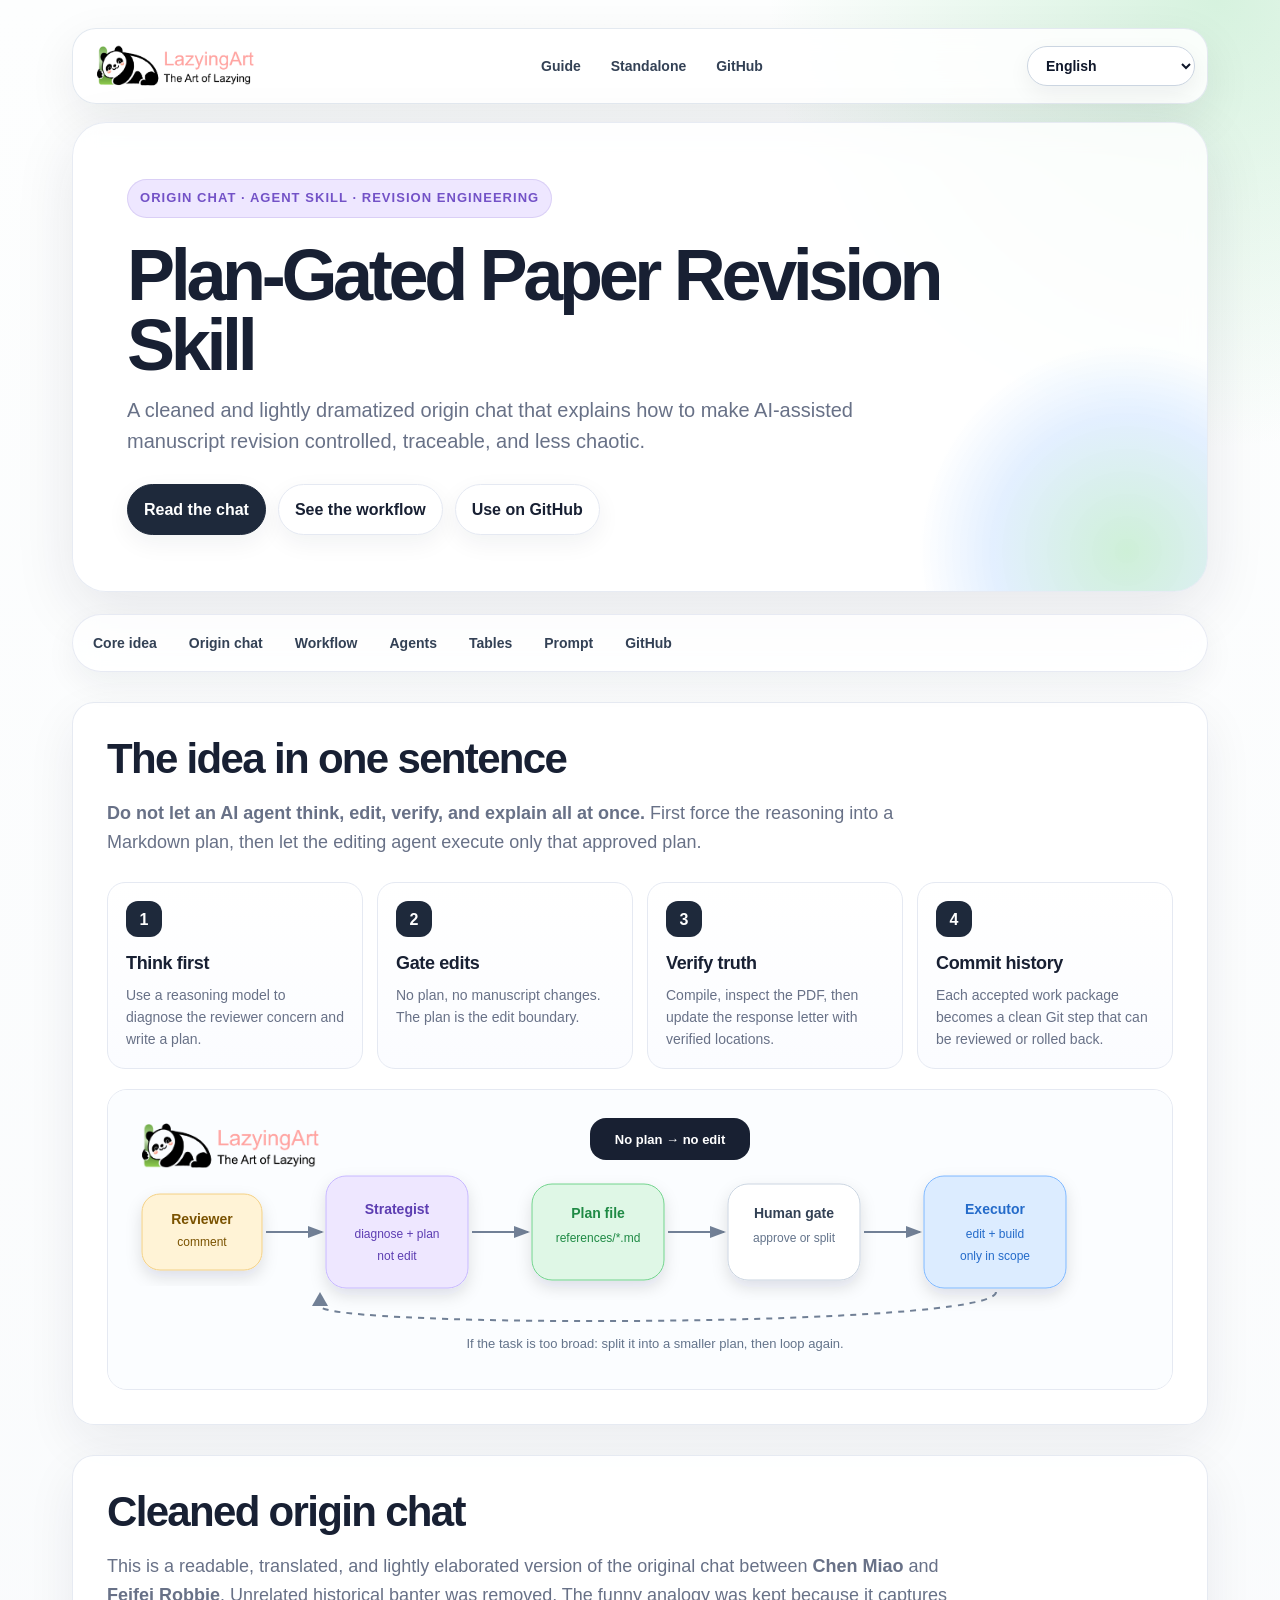
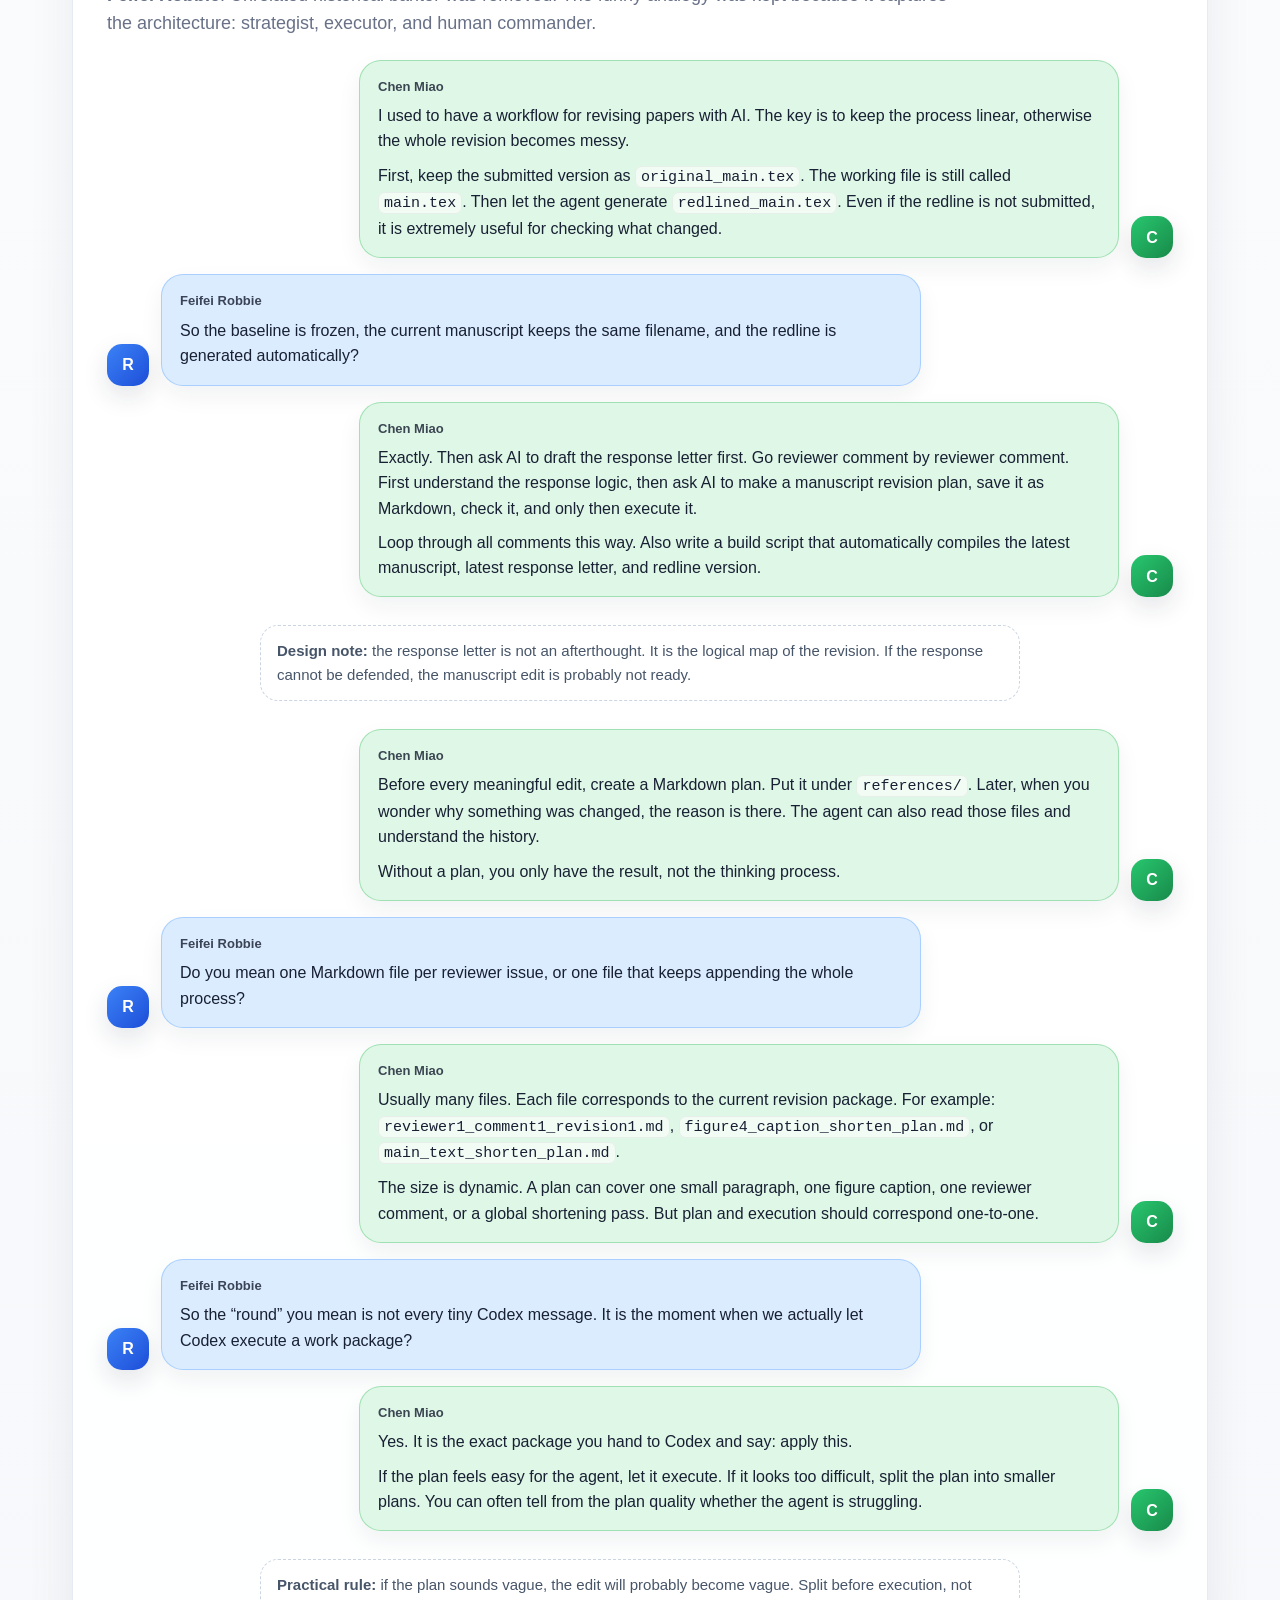
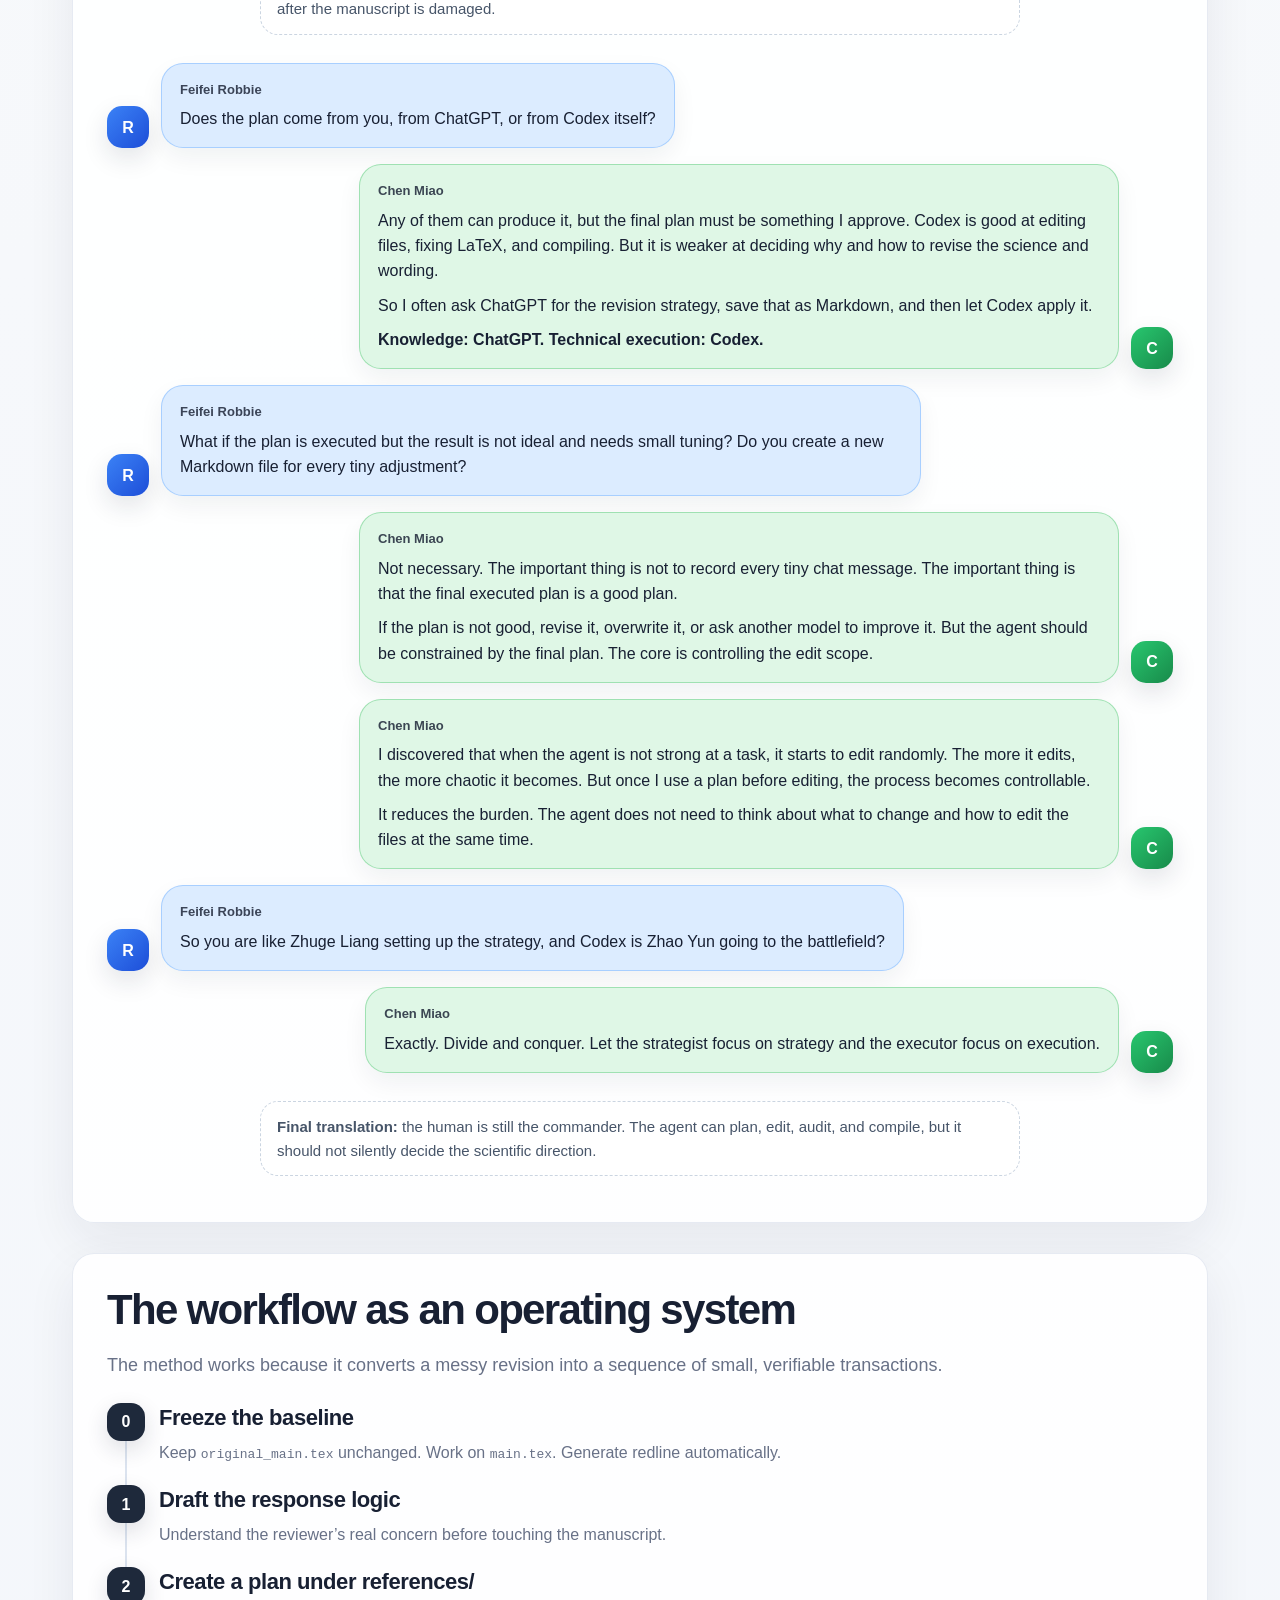
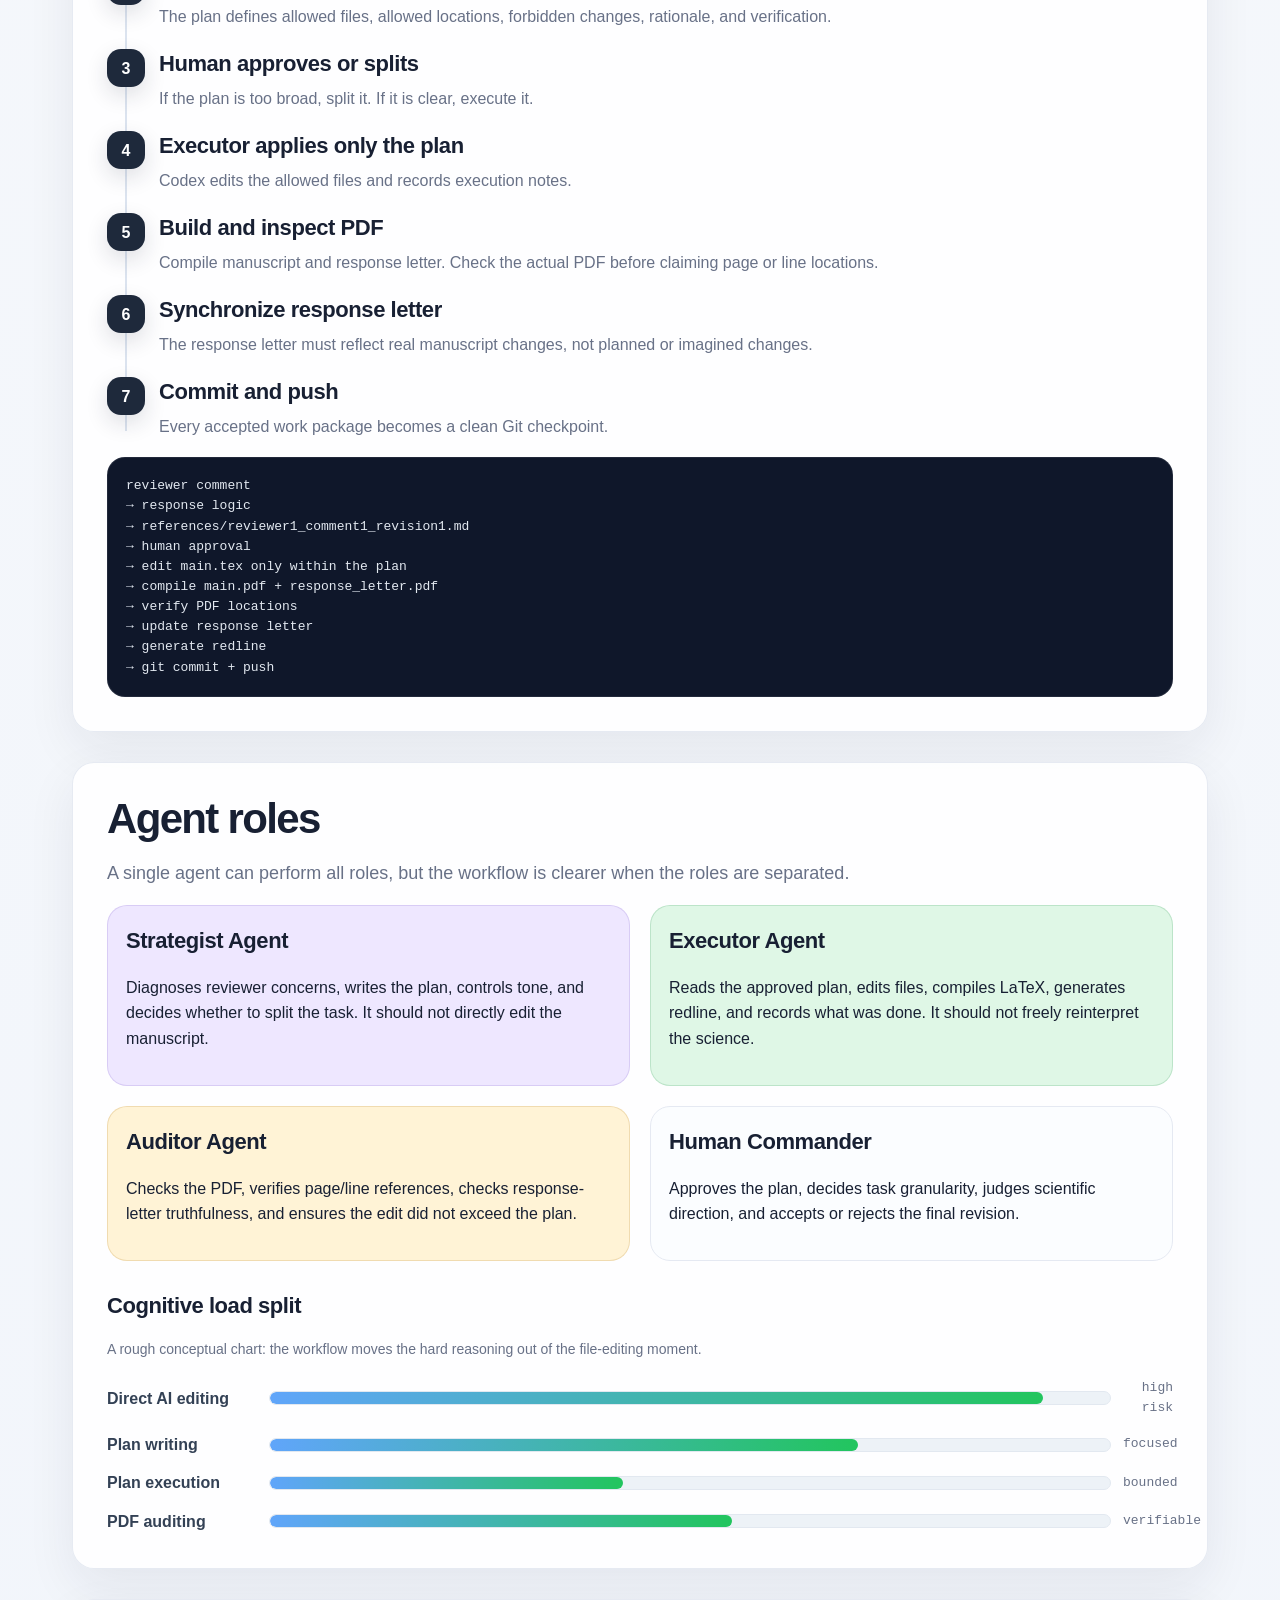
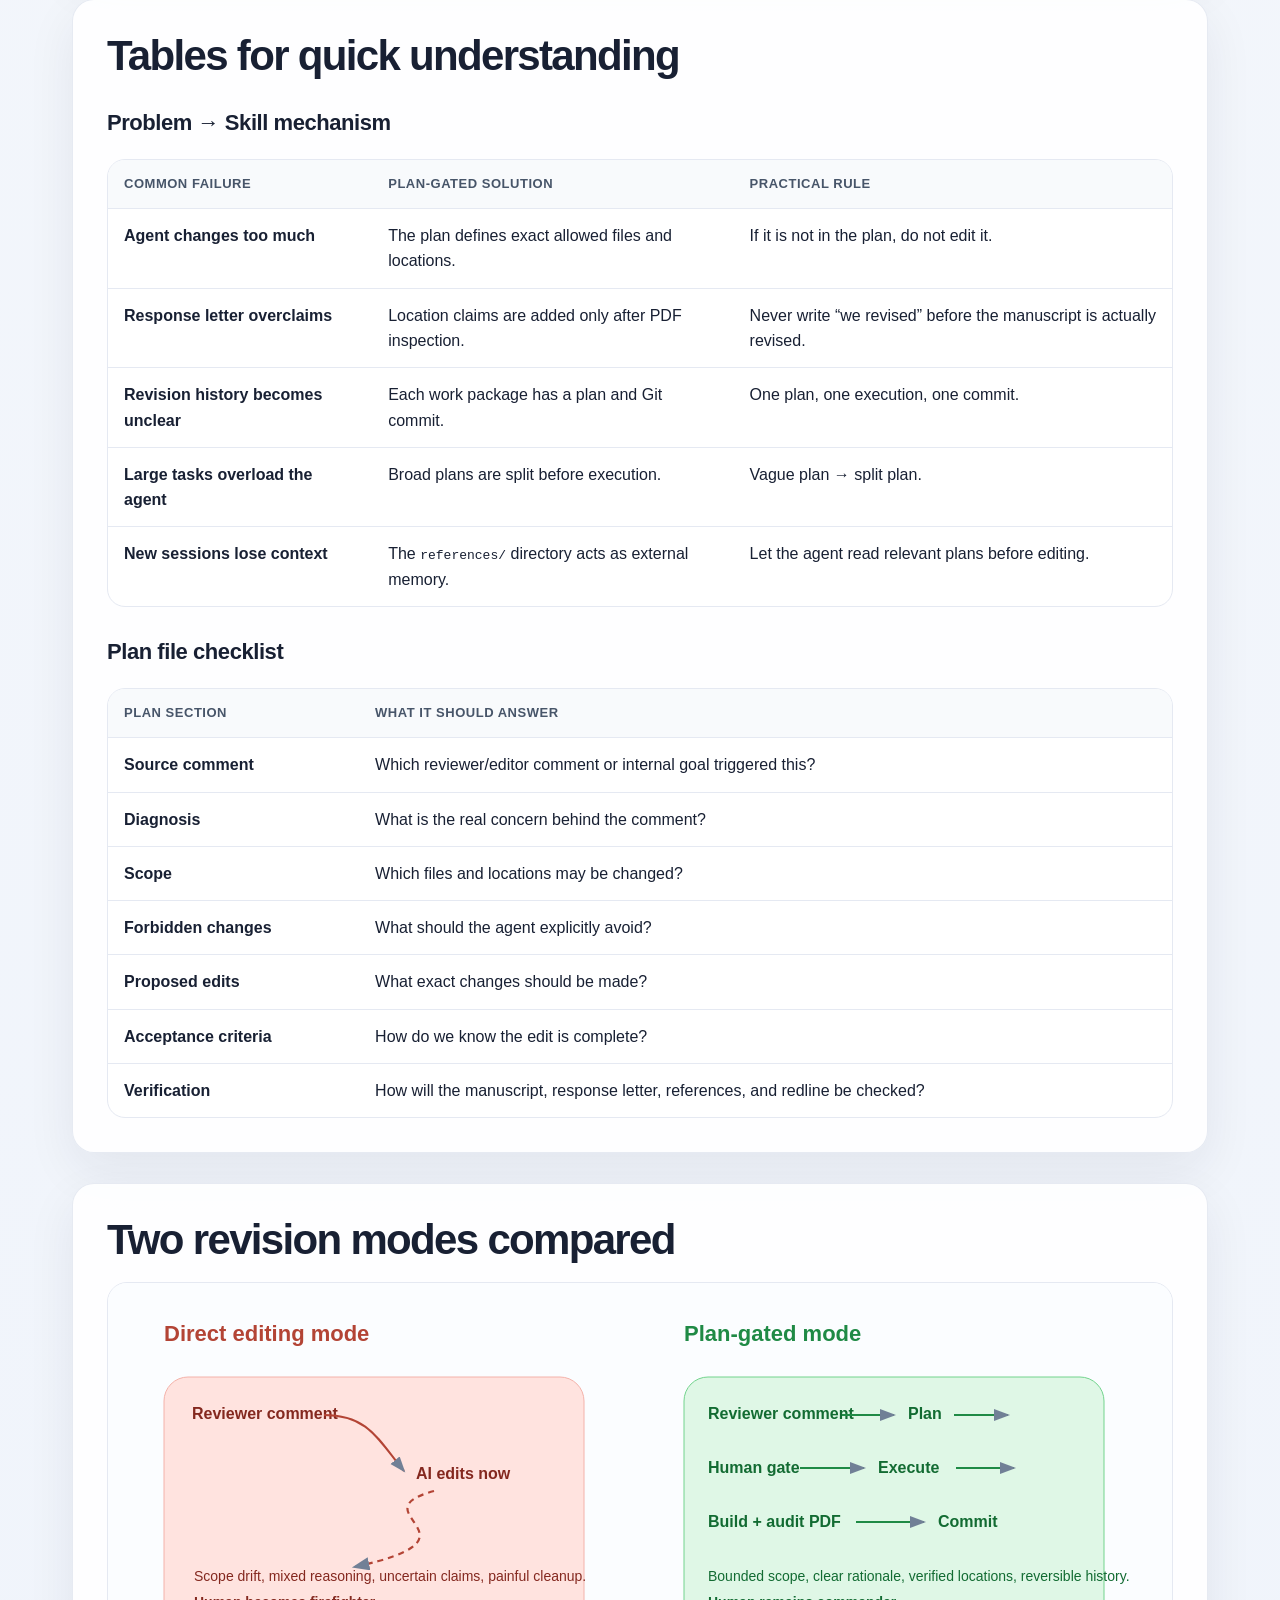
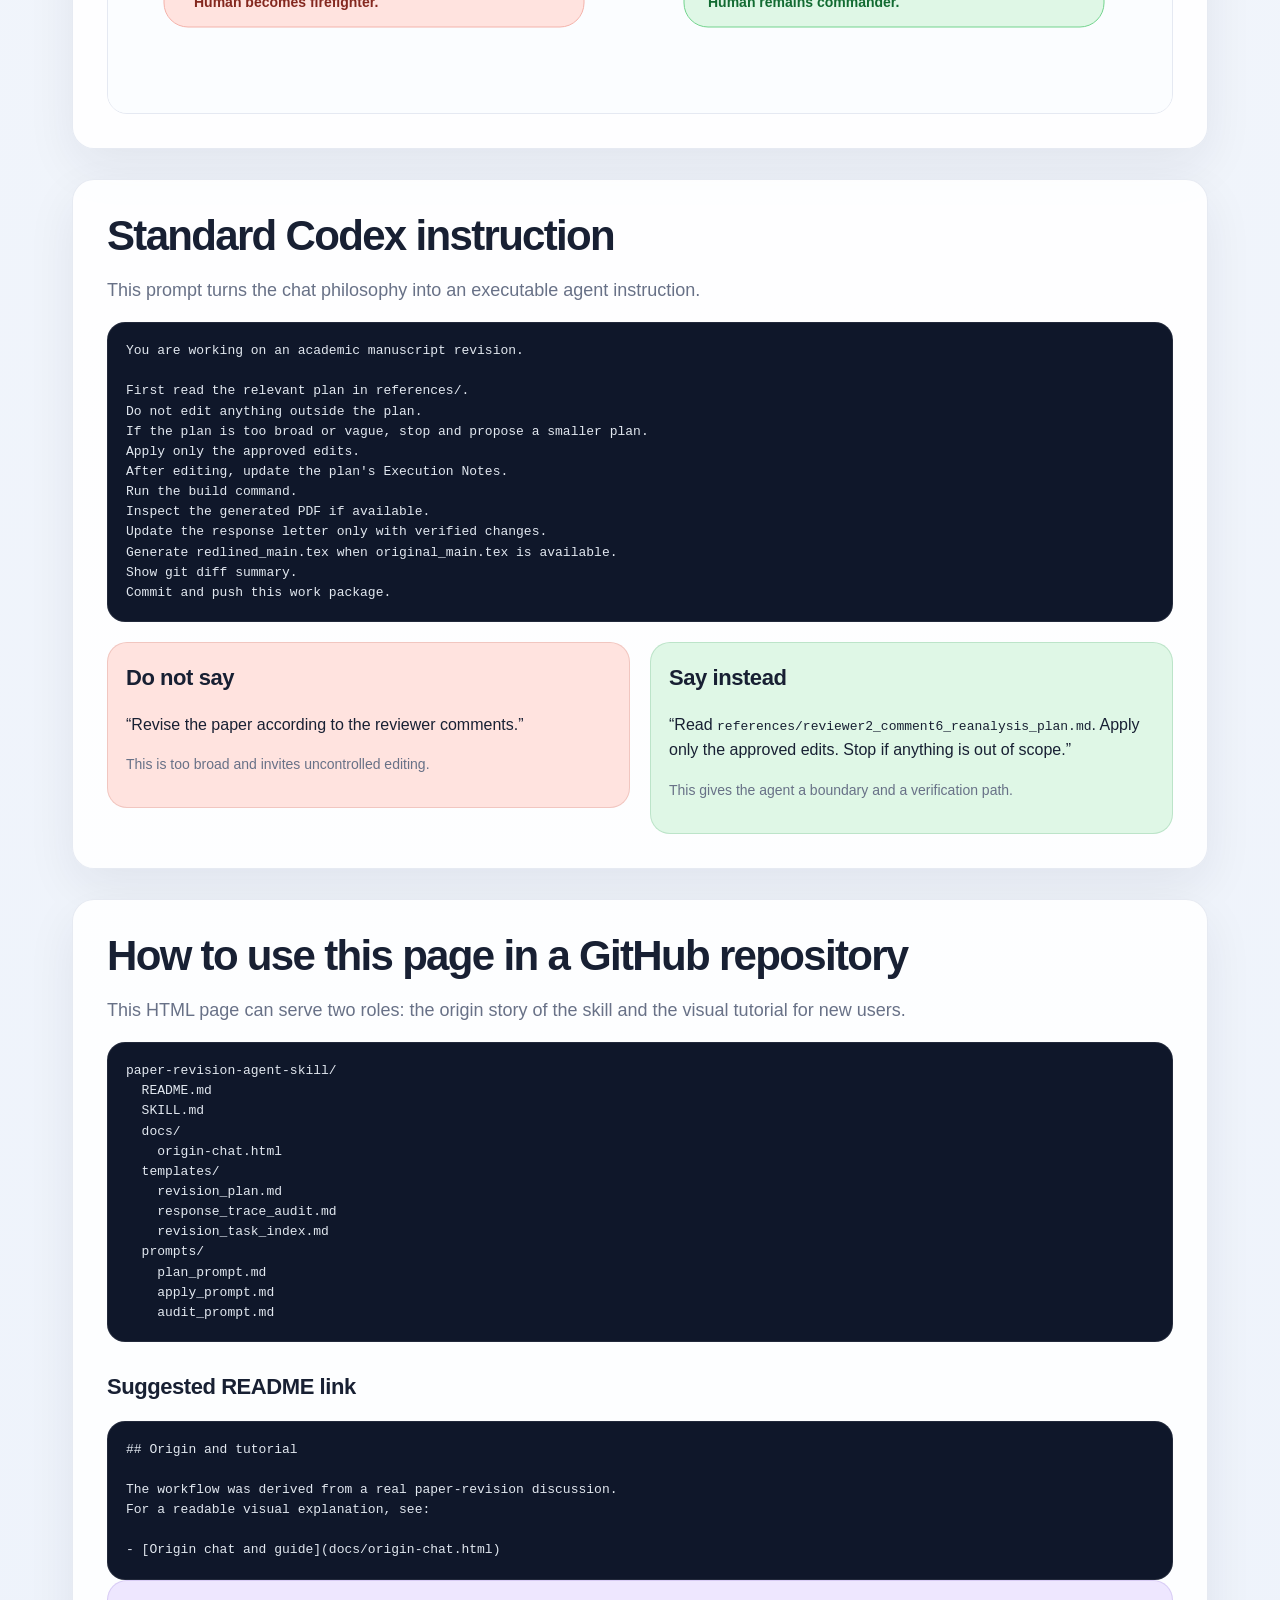
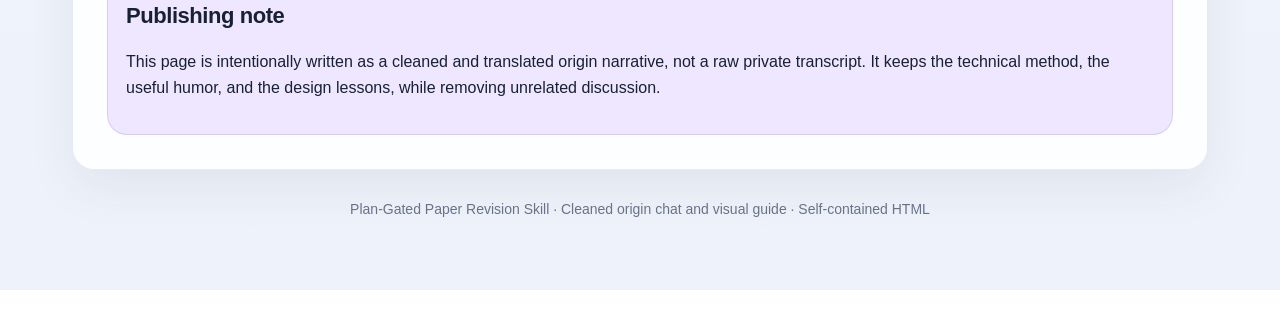
<file: docs/origin-chat.html>
<!doctype html>
<html lang="en">
<head>
  <meta charset="utf-8" />
  <meta name="viewport" content="width=device-width, initial-scale=1" />
  <title>Plan-Gated Paper Revision Skill — Origin Chat & Guide</title>
  <meta name="description" content="A cleaned, readable origin chat and practical guide for the Plan-Gated Paper Revision Skill." />
  <style>
    :root {
      --bg: #f6f8fb;
      --paper: #ffffff;
      --ink: #182033;
      --muted: #687187;
      --line: #e5e9f2;
      --blue: #dcecff;
      --blue-edge: #7fb8ff;
      --blue-strong: #246bca;
      --green: #dff7e6;
      --green-edge: #72d38d;
      --green-strong: #1f8a45;
      --purple: #eee7ff;
      --purple-strong: #7352c7;
      --amber: #fff3d6;
      --amber-strong: #ae7100;
      --red: #ffe3df;
      --red-strong: #b34435;
      --shadow: 0 18px 60px rgba(25, 33, 58, .10);
      --radius: 22px;
      --mono: ui-monospace, SFMono-Regular, Menlo, Monaco, Consolas, "Liberation Mono", monospace;
      --sans: -apple-system, BlinkMacSystemFont, "SF Pro Display", "SF Pro Text", Inter, Segoe UI, Roboto, Helvetica, Arial, sans-serif;
    }

    * { box-sizing: border-box; }
    html { scroll-behavior: smooth; }
    body {
      margin: 0;
      font-family: var(--sans);
      color: var(--ink);
      background:
        radial-gradient(circle at 8% -5%, rgba(127, 184, 255, .35), transparent 30rem),
        radial-gradient(circle at 95% 0%, rgba(114, 211, 141, .28), transparent 28rem),
        linear-gradient(180deg, #fdfefe 0%, var(--bg) 35%, #eef3fb 100%);
      line-height: 1.58;
    }

    a { color: var(--blue-strong); text-decoration: none; }
    a:hover { text-decoration: underline; }

    .page {
      max-width: 1180px;
      margin: 0 auto;
      padding: 28px 22px 70px;
    }

    .langbar {
      margin: 0 0 16px;
      display: flex;
      flex-wrap: wrap;
      gap: 7px;
      align-items: center;
    }
    .langbar a {
      display: inline-flex;
      align-items: center;
      min-height: 30px;
      padding: 6px 10px;
      border: 1px solid rgba(229,233,242,.95);
      border-radius: 999px;
      background: rgba(255,255,255,.72);
      box-shadow: 0 8px 22px rgba(25,33,58,.05);
      color: #334155;
      font-size: 13px;
      font-weight: 700;
      text-decoration: none;
    }
    .langbar a:hover,
    .langbar a.active {
      background: #1e293b;
      color: #fff;
      border-color: #1e293b;
    }

    .hero {
      position: relative;
      overflow: hidden;
      border: 1px solid rgba(229, 233, 242, .9);
      border-radius: 34px;
      background: rgba(255, 255, 255, .82);
      box-shadow: var(--shadow);
      padding: 56px 54px;
      backdrop-filter: blur(12px);
    }
    .hero:before {
      content: "";
      position: absolute;
      inset: auto -130px -170px auto;
      width: 420px;
      height: 420px;
      border-radius: 999px;
      background: radial-gradient(circle, rgba(114,211,141,.35), rgba(127,184,255,.22) 45%, transparent 70%);
      pointer-events: none;
    }
    .eyebrow {
      display: inline-flex;
      align-items: center;
      gap: 8px;
      font-size: 13px;
      letter-spacing: .08em;
      text-transform: uppercase;
      color: var(--purple-strong);
      background: var(--purple);
      border: 1px solid rgba(115,82,199,.16);
      border-radius: 999px;
      padding: 8px 12px;
      font-weight: 750;
    }
    h1 {
      margin: 22px 0 14px;
      font-size: clamp(38px, 6vw, 72px);
      line-height: .98;
      letter-spacing: -0.06em;
      max-width: 870px;
    }
    .subtitle {
      max-width: 770px;
      color: var(--muted);
      font-size: 20px;
      margin: 0;
    }
    .hero-actions {
      margin-top: 26px;
      display: flex;
      flex-wrap: wrap;
      gap: 12px;
    }
    .btn {
      display: inline-flex;
      align-items: center;
      justify-content: center;
      border-radius: 999px;
      padding: 12px 16px;
      font-weight: 740;
      border: 1px solid var(--line);
      background: white;
      color: var(--ink);
      box-shadow: 0 8px 24px rgba(25,33,58,.06);
    }
    .btn.primary {
      background: #1e293b;
      color: white;
      border-color: #1e293b;
    }

    .nav {
      position: sticky;
      top: 0;
      z-index: 4;
      margin: 22px 0;
      border: 1px solid rgba(229,233,242,.92);
      border-radius: 999px;
      background: rgba(255,255,255,.78);
      box-shadow: 0 12px 32px rgba(25,33,58,.06);
      backdrop-filter: blur(12px);
      padding: 8px;
      display: flex;
      gap: 8px;
      overflow-x: auto;
    }
    .nav a {
      white-space: nowrap;
      color: #334155;
      padding: 9px 12px;
      border-radius: 999px;
      font-weight: 650;
      font-size: 14px;
    }
    .nav a:hover {
      background: #f1f5f9;
      text-decoration: none;
    }

    section {
      margin-top: 30px;
      background: rgba(255,255,255,.88);
      border: 1px solid rgba(229,233,242,.95);
      border-radius: var(--radius);
      box-shadow: 0 18px 50px rgba(25,33,58,.07);
      padding: 34px;
    }
    section.flat { box-shadow: none; }
    h2 {
      margin: 0 0 14px;
      font-size: clamp(26px, 3.5vw, 42px);
      line-height: 1.05;
      letter-spacing: -0.04em;
    }
    h3 {
      margin: 28px 0 12px;
      font-size: 22px;
      letter-spacing: -0.02em;
    }
    .lead { color: var(--muted); font-size: 18px; max-width: 860px; }
    .small { color: var(--muted); font-size: 14px; }

    .cards {
      display: grid;
      grid-template-columns: repeat(4, 1fr);
      gap: 14px;
      margin-top: 26px;
    }
    .card {
      border: 1px solid var(--line);
      border-radius: 18px;
      padding: 18px;
      background: linear-gradient(180deg, #ffffff, #fbfcff);
      min-height: 150px;
    }
    .card .num {
      display: inline-grid;
      place-items: center;
      width: 36px;
      height: 36px;
      border-radius: 12px;
      color: white;
      background: #1e293b;
      font-weight: 800;
      margin-bottom: 12px;
    }
    .card h3 { margin: 0 0 6px; font-size: 18px; }
    .card p { margin: 0; color: var(--muted); font-size: 14px; }

    .diagram {
      overflow-x: auto;
      border: 1px solid var(--line);
      border-radius: 20px;
      background: #fbfdff;
      padding: 16px;
      margin-top: 20px;
    }
    svg text { font-family: var(--sans); }

    .chat-wrap {
      display: flex;
      flex-direction: column;
      gap: 16px;
      margin-top: 22px;
    }
    .msg-row {
      display: flex;
      align-items: flex-end;
      gap: 12px;
      max-width: 100%;
    }
    .msg-row.right { justify-content: flex-end; }
    .avatar {
      flex: 0 0 42px;
      width: 42px;
      height: 42px;
      border-radius: 15px;
      display: grid;
      place-items: center;
      color: white;
      font-weight: 850;
      box-shadow: 0 10px 26px rgba(25,33,58,.12);
    }
    .avatar.blue { background: linear-gradient(135deg, #3b82f6, #1d4ed8); }
    .avatar.green { background: linear-gradient(135deg, #28c76f, #188a4a); }
    .bubble {
      max-width: 760px;
      border-radius: 22px;
      padding: 16px 18px;
      border: 1px solid var(--line);
      box-shadow: 0 10px 25px rgba(25,33,58,.06);
      position: relative;
    }
    .bubble.blue {
      background: var(--blue);
      border-color: rgba(127,184,255,.55);
    }
    .bubble.green {
      background: var(--green);
      border-color: rgba(114,211,141,.58);
    }
    .bubble .name {
      font-size: 13px;
      font-weight: 820;
      margin-bottom: 6px;
      opacity: .82;
    }
    .bubble p { margin: 0 0 9px; }
    .bubble p:last-child { margin-bottom: 0; }
    .bubble ul { margin: 8px 0 0 20px; padding: 0; }
    .bubble code, .inline-code {
      font-family: var(--mono);
      font-size: .94em;
      background: rgba(255,255,255,.62);
      border: 1px solid rgba(0,0,0,.05);
      border-radius: 7px;
      padding: 1px 5px;
    }
    .aside-note {
      margin: 12px auto;
      max-width: 760px;
      background: #ffffff;
      border: 1px dashed #cbd5e1;
      color: #475569;
      border-radius: 18px;
      padding: 13px 16px;
      font-size: 15px;
    }

    .two-col {
      display: grid;
      grid-template-columns: 1fr 1fr;
      gap: 20px;
      align-items: start;
    }
    .callout {
      border-radius: 20px;
      border: 1px solid var(--line);
      padding: 18px;
      background: #fbfdff;
    }
    .callout h3 { margin-top: 0; }
    .callout.warning { background: var(--amber); border-color: rgba(174,113,0,.18); }
    .callout.success { background: var(--green); border-color: rgba(31,138,69,.18); }
    .callout.danger { background: var(--red); border-color: rgba(179,68,53,.18); }
    .callout.purple { background: var(--purple); border-color: rgba(115,82,199,.18); }

    table {
      width: 100%;
      border-collapse: separate;
      border-spacing: 0;
      overflow: hidden;
      border: 1px solid var(--line);
      border-radius: 18px;
      background: white;
      margin-top: 18px;
    }
    th, td {
      padding: 14px 16px;
      text-align: left;
      vertical-align: top;
      border-bottom: 1px solid var(--line);
    }
    th {
      background: #f8fafc;
      font-size: 13px;
      letter-spacing: .04em;
      text-transform: uppercase;
      color: #475569;
    }
    tr:last-child td { border-bottom: none; }
    td:first-child { font-weight: 720; }

    pre {
      margin: 16px 0 0;
      padding: 18px;
      border-radius: 18px;
      background: #0f172a;
      color: #e2e8f0;
      overflow-x: auto;
      font-family: var(--mono);
      font-size: 13px;
      line-height: 1.55;
      border: 1px solid rgba(255,255,255,.08);
    }

    .bars { display: grid; gap: 13px; margin-top: 18px; }
    .bar-line { display: grid; grid-template-columns: 150px 1fr 50px; gap: 12px; align-items: center; }
    .bar-label { color: #334155; font-weight: 700; }
    .bar-track { height: 14px; border-radius: 999px; background: #edf2f7; overflow: hidden; border: 1px solid #e2e8f0; }
    .bar-fill { height: 100%; border-radius: 999px; background: linear-gradient(90deg, #60a5fa, #22c55e); }
    .bar-value { text-align: right; color: var(--muted); font-family: var(--mono); font-size: 13px; }

    .timeline { margin-top: 22px; position: relative; }
    .timeline:before {
      content: "";
      position: absolute;
      left: 18px;
      top: 8px;
      bottom: 8px;
      width: 2px;
      background: #dbe3ef;
    }
    .tl-item {
      position: relative;
      padding-left: 52px;
      margin: 18px 0;
    }
    .tl-dot {
      position: absolute;
      left: 0;
      top: 2px;
      width: 38px;
      height: 38px;
      border-radius: 14px;
      display: grid;
      place-items: center;
      background: #1e293b;
      color: white;
      font-weight: 850;
      box-shadow: 0 8px 22px rgba(25,33,58,.14);
    }
    .tl-item h3 { margin: 0 0 4px; }
    .tl-item p { margin: 0; color: var(--muted); }

    .footer {
      margin: 28px 0 0;
      text-align: center;
      color: var(--muted);
      font-size: 14px;
    }

    @media (max-width: 880px) {
      .hero { padding: 38px 26px; }
      .cards, .two-col { grid-template-columns: 1fr; }
      section { padding: 24px; }
      .bubble { max-width: calc(100vw - 110px); }
      .bar-line { grid-template-columns: 1fr; gap: 6px; }
      .bar-value { text-align: left; }
    }

    @media print {
      body { background: white; }
      .site-header, .langbar, .nav, .hero-actions { display: none; }
      section, .hero { box-shadow: none; break-inside: avoid; }
      .bubble { box-shadow: none; }
    }
  </style>
  <link rel="stylesheet" href="site.css">
  <script defer src="site.js"></script>
</head>
<body>
  <main class="page">
    <header class="site-header" aria-label="Site navigation">
      <a class="site-brand" href="index.html">Paper Revision Skill</a>
      <nav class="site-nav" aria-label="Primary navigation">
        <a href="origin-chat.html">Guide</a>
        <a href="origin-chat-downloaded-package.html">Standalone</a>
        <a href="https://github.com/lachlanchen/paper-revision-skill">GitHub</a>
      </nav>
      <div class="language-menu">
        <label class="sr-only" for="language-select">Choose language</label>
        <select id="language-select" data-language-select aria-label="Choose language">
<option value="origin-chat.html" selected>English</option>
<option value="i18n/origin-chat.ar.html">العربية</option>
<option value="i18n/origin-chat.es.html">Español</option>
<option value="i18n/origin-chat.fr.html">Français</option>
<option value="i18n/origin-chat.ja.html">日本語</option>
<option value="i18n/origin-chat.ko.html">한국어</option>
<option value="i18n/origin-chat.vi.html">Tiếng Việt</option>
<option value="i18n/origin-chat.zh-Hans.html">中文 (简体)</option>
<option value="i18n/origin-chat.zh-Hant.html">中文（繁體）</option>
<option value="i18n/origin-chat.de.html">Deutsch</option>
<option value="i18n/origin-chat.ru.html">Русский</option>
        </select>
      </div>
    </header>
    <header class="hero">
      <span class="eyebrow">Origin chat · Agent skill · Revision engineering</span>
      <h1>Plan-Gated Paper Revision Skill</h1>
      <p class="subtitle">A cleaned and lightly dramatized origin chat that explains how to make AI-assisted manuscript revision controlled, traceable, and less chaotic.</p>
      <div class="hero-actions">
        <a class="btn primary" href="#chat">Read the chat</a>
        <a class="btn" href="#workflow">See the workflow</a>
        <a class="btn" href="#github">Use on GitHub</a>
      </div>
    </header>

    <nav class="nav" aria-label="Table of contents">
      <a href="#idea">Core idea</a>
      <a href="#chat">Origin chat</a>
      <a href="#workflow">Workflow</a>
      <a href="#roles">Agents</a>
      <a href="#tables">Tables</a>
      <a href="#prompt">Prompt</a>
      <a href="#github">GitHub</a>
    </nav>

    <section id="idea">
      <h2>The idea in one sentence</h2>
      <p class="lead"><strong>Do not let an AI agent think, edit, verify, and explain all at once.</strong> First force the reasoning into a Markdown plan, then let the editing agent execute only that approved plan.</p>
      <div class="cards">
        <article class="card">
          <div class="num">1</div>
          <h3>Think first</h3>
          <p>Use a reasoning model to diagnose the reviewer concern and write a plan.</p>
        </article>
        <article class="card">
          <div class="num">2</div>
          <h3>Gate edits</h3>
          <p>No plan, no manuscript changes. The plan is the edit boundary.</p>
        </article>
        <article class="card">
          <div class="num">3</div>
          <h3>Verify truth</h3>
          <p>Compile, inspect the PDF, then update the response letter with verified locations.</p>
        </article>
        <article class="card">
          <div class="num">4</div>
          <h3>Commit history</h3>
          <p>Each accepted work package becomes a clean Git step that can be reviewed or rolled back.</p>
        </article>
      </div>

      <div class="diagram" aria-label="Plan gated workflow diagram">
        <svg width="1040" height="260" viewBox="0 0 1040 260" role="img" aria-label="Reviewer comment goes to strategist, plan, human approval, executor, build, auditor, response letter and git.">
          <defs>
            <marker id="arrow" markerWidth="10" markerHeight="10" refX="7" refY="3" orient="auto" markerUnits="strokeWidth">
              <path d="M0,0 L0,6 L8,3 z" fill="#718096" />
            </marker>
            <filter id="softShadow" x="-20%" y="-20%" width="140%" height="140%">
              <feDropShadow dx="0" dy="7" stdDeviation="8" flood-color="#19213a" flood-opacity="0.12"/>
            </filter>
          </defs>
          <a href="https://lazying.art" target="_blank" rel="noopener" aria-label="LazyingArt">
            <image href="assets/lazyingart-logo.png" x="18" y="12" width="190" height="56" preserveAspectRatio="xMinYMid meet" />
          </a>
          <rect x="18" y="88" width="120" height="76" rx="18" fill="#fff3d6" stroke="#f3d084" filter="url(#softShadow)" />
          <text x="78" y="118" text-anchor="middle" font-size="14" font-weight="800" fill="#7a5200">Reviewer</text>
          <text x="78" y="140" text-anchor="middle" font-size="12" fill="#7a5200">comment</text>

          <path d="M142 126 C168 126 174 126 198 126" stroke="#718096" stroke-width="2" fill="none" marker-end="url(#arrow)"/>

          <rect x="202" y="70" width="142" height="112" rx="20" fill="#eee7ff" stroke="#c7b8ff" filter="url(#softShadow)" />
          <text x="273" y="108" text-anchor="middle" font-size="14" font-weight="800" fill="#5d3eb2">Strategist</text>
          <text x="273" y="132" text-anchor="middle" font-size="12" fill="#5d3eb2">diagnose + plan</text>
          <text x="273" y="154" text-anchor="middle" font-size="12" fill="#5d3eb2">not edit</text>

          <path d="M348 126 C374 126 380 126 404 126" stroke="#718096" stroke-width="2" fill="none" marker-end="url(#arrow)"/>

          <rect x="408" y="78" width="132" height="96" rx="20" fill="#dff7e6" stroke="#72d38d" filter="url(#softShadow)" />
          <text x="474" y="112" text-anchor="middle" font-size="14" font-weight="800" fill="#1f8a45">Plan file</text>
          <text x="474" y="136" text-anchor="middle" font-size="12" fill="#1f8a45">references/*.md</text>

          <path d="M544 126 C570 126 576 126 600 126" stroke="#718096" stroke-width="2" fill="none" marker-end="url(#arrow)"/>

          <rect x="604" y="78" width="132" height="96" rx="20" fill="#ffffff" stroke="#cbd5e1" filter="url(#softShadow)" />
          <text x="670" y="112" text-anchor="middle" font-size="14" font-weight="800" fill="#334155">Human gate</text>
          <text x="670" y="136" text-anchor="middle" font-size="12" fill="#64748b">approve or split</text>

          <path d="M740 126 C766 126 772 126 796 126" stroke="#718096" stroke-width="2" fill="none" marker-end="url(#arrow)"/>

          <rect x="800" y="70" width="142" height="112" rx="20" fill="#dcecff" stroke="#7fb8ff" filter="url(#softShadow)" />
          <text x="871" y="108" text-anchor="middle" font-size="14" font-weight="800" fill="#246bca">Executor</text>
          <text x="871" y="132" text-anchor="middle" font-size="12" fill="#246bca">edit + build</text>
          <text x="871" y="154" text-anchor="middle" font-size="12" fill="#246bca">only in scope</text>

          <path d="M872 186 C872 222 196 222 196 200" stroke="#718096" stroke-width="2" fill="none" stroke-dasharray="6 6"/>
          <path d="M196 186 L188 200 L204 200 Z" fill="#718096"/>
          <text x="531" y="242" text-anchor="middle" font-size="13" fill="#64748b">If the task is too broad: split it into a smaller plan, then loop again.</text>

          <rect x="466" y="12" width="160" height="42" rx="16" fill="#0f172a" opacity=".96"/>
          <text x="546" y="38" text-anchor="middle" font-size="13" font-weight="800" fill="#fff">No plan → no edit</text>
        </svg>
      </div>
    </section>

    <section id="chat">
      <h2>Cleaned origin chat</h2>
      <p class="lead">This is a readable, translated, and lightly elaborated version of the original chat between <strong>Chen Miao</strong> and <strong>Feifei Robbie</strong>. Unrelated historical banter was removed. The funny analogy was kept because it captures the architecture: strategist, executor, and human commander.</p>

      <div class="chat-wrap">
        <div class="msg-row right">
          <div class="bubble green">
            <div class="name">Chen Miao</div>
            <p>I used to have a workflow for revising papers with AI. The key is to keep the process linear, otherwise the whole revision becomes messy.</p>
            <p>First, keep the submitted version as <code>original_main.tex</code>. The working file is still called <code>main.tex</code>. Then let the agent generate <code>redlined_main.tex</code>. Even if the redline is not submitted, it is extremely useful for checking what changed.</p>
          </div>
          <div class="avatar green">C</div>
        </div>

        <div class="msg-row">
          <div class="avatar blue">R</div>
          <div class="bubble blue">
            <div class="name">Feifei Robbie</div>
            <p>So the baseline is frozen, the current manuscript keeps the same filename, and the redline is generated automatically?</p>
          </div>
        </div>

        <div class="msg-row right">
          <div class="bubble green">
            <div class="name">Chen Miao</div>
            <p>Exactly. Then ask AI to draft the response letter first. Go reviewer comment by reviewer comment. First understand the response logic, then ask AI to make a manuscript revision plan, save it as Markdown, check it, and only then execute it.</p>
            <p>Loop through all comments this way. Also write a build script that automatically compiles the latest manuscript, latest response letter, and redline version.</p>
          </div>
          <div class="avatar green">C</div>
        </div>

        <div class="aside-note"><strong>Design note:</strong> the response letter is not an afterthought. It is the logical map of the revision. If the response cannot be defended, the manuscript edit is probably not ready.</div>

        <div class="msg-row right">
          <div class="bubble green">
            <div class="name">Chen Miao</div>
            <p>Before every meaningful edit, create a Markdown plan. Put it under <code>references/</code>. Later, when you wonder why something was changed, the reason is there. The agent can also read those files and understand the history.</p>
            <p>Without a plan, you only have the result, not the thinking process.</p>
          </div>
          <div class="avatar green">C</div>
        </div>

        <div class="msg-row">
          <div class="avatar blue">R</div>
          <div class="bubble blue">
            <div class="name">Feifei Robbie</div>
            <p>Do you mean one Markdown file per reviewer issue, or one file that keeps appending the whole process?</p>
          </div>
        </div>

        <div class="msg-row right">
          <div class="bubble green">
            <div class="name">Chen Miao</div>
            <p>Usually many files. Each file corresponds to the current revision package. For example: <code>reviewer1_comment1_revision1.md</code>, <code>figure4_caption_shorten_plan.md</code>, or <code>main_text_shorten_plan.md</code>.</p>
            <p>The size is dynamic. A plan can cover one small paragraph, one figure caption, one reviewer comment, or a global shortening pass. But plan and execution should correspond one-to-one.</p>
          </div>
          <div class="avatar green">C</div>
        </div>

        <div class="msg-row">
          <div class="avatar blue">R</div>
          <div class="bubble blue">
            <div class="name">Feifei Robbie</div>
            <p>So the “round” you mean is not every tiny Codex message. It is the moment when we actually let Codex execute a work package?</p>
          </div>
        </div>

        <div class="msg-row right">
          <div class="bubble green">
            <div class="name">Chen Miao</div>
            <p>Yes. It is the exact package you hand to Codex and say: apply this.</p>
            <p>If the plan feels easy for the agent, let it execute. If it looks too difficult, split the plan into smaller plans. You can often tell from the plan quality whether the agent is struggling.</p>
          </div>
          <div class="avatar green">C</div>
        </div>

        <div class="aside-note"><strong>Practical rule:</strong> if the plan sounds vague, the edit will probably become vague. Split before execution, not after the manuscript is damaged.</div>

        <div class="msg-row">
          <div class="avatar blue">R</div>
          <div class="bubble blue">
            <div class="name">Feifei Robbie</div>
            <p>Does the plan come from you, from ChatGPT, or from Codex itself?</p>
          </div>
        </div>

        <div class="msg-row right">
          <div class="bubble green">
            <div class="name">Chen Miao</div>
            <p>Any of them can produce it, but the final plan must be something I approve. Codex is good at editing files, fixing LaTeX, and compiling. But it is weaker at deciding why and how to revise the science and wording.</p>
            <p>So I often ask ChatGPT for the revision strategy, save that as Markdown, and then let Codex apply it.</p>
            <p><strong>Knowledge: ChatGPT. Technical execution: Codex.</strong></p>
          </div>
          <div class="avatar green">C</div>
        </div>

        <div class="msg-row">
          <div class="avatar blue">R</div>
          <div class="bubble blue">
            <div class="name">Feifei Robbie</div>
            <p>What if the plan is executed but the result is not ideal and needs small tuning? Do you create a new Markdown file for every tiny adjustment?</p>
          </div>
        </div>

        <div class="msg-row right">
          <div class="bubble green">
            <div class="name">Chen Miao</div>
            <p>Not necessary. The important thing is not to record every tiny chat message. The important thing is that the final executed plan is a good plan.</p>
            <p>If the plan is not good, revise it, overwrite it, or ask another model to improve it. But the agent should be constrained by the final plan. The core is controlling the edit scope.</p>
          </div>
          <div class="avatar green">C</div>
        </div>

        <div class="msg-row right">
          <div class="bubble green">
            <div class="name">Chen Miao</div>
            <p>I discovered that when the agent is not strong at a task, it starts to edit randomly. The more it edits, the more chaotic it becomes. But once I use a plan before editing, the process becomes controllable.</p>
            <p>It reduces the burden. The agent does not need to think about what to change and how to edit the files at the same time.</p>
          </div>
          <div class="avatar green">C</div>
        </div>

        <div class="msg-row">
          <div class="avatar blue">R</div>
          <div class="bubble blue">
            <div class="name">Feifei Robbie</div>
            <p>So you are like Zhuge Liang setting up the strategy, and Codex is Zhao Yun going to the battlefield?</p>
          </div>
        </div>

        <div class="msg-row right">
          <div class="bubble green">
            <div class="name">Chen Miao</div>
            <p>Exactly. Divide and conquer. Let the strategist focus on strategy and the executor focus on execution.</p>
          </div>
          <div class="avatar green">C</div>
        </div>

        <div class="aside-note"><strong>Final translation:</strong> the human is still the commander. The agent can plan, edit, audit, and compile, but it should not silently decide the scientific direction.</div>
      </div>
    </section>

    <section id="workflow">
      <h2>The workflow as an operating system</h2>
      <p class="lead">The method works because it converts a messy revision into a sequence of small, verifiable transactions.</p>

      <div class="timeline">
        <div class="tl-item">
          <div class="tl-dot">0</div>
          <h3>Freeze the baseline</h3>
          <p>Keep <code>original_main.tex</code> unchanged. Work on <code>main.tex</code>. Generate redline automatically.</p>
        </div>
        <div class="tl-item">
          <div class="tl-dot">1</div>
          <h3>Draft the response logic</h3>
          <p>Understand the reviewer’s real concern before touching the manuscript.</p>
        </div>
        <div class="tl-item">
          <div class="tl-dot">2</div>
          <h3>Create a plan under references/</h3>
          <p>The plan defines allowed files, allowed locations, forbidden changes, rationale, and verification.</p>
        </div>
        <div class="tl-item">
          <div class="tl-dot">3</div>
          <h3>Human approves or splits</h3>
          <p>If the plan is too broad, split it. If it is clear, execute it.</p>
        </div>
        <div class="tl-item">
          <div class="tl-dot">4</div>
          <h3>Executor applies only the plan</h3>
          <p>Codex edits the allowed files and records execution notes.</p>
        </div>
        <div class="tl-item">
          <div class="tl-dot">5</div>
          <h3>Build and inspect PDF</h3>
          <p>Compile manuscript and response letter. Check the actual PDF before claiming page or line locations.</p>
        </div>
        <div class="tl-item">
          <div class="tl-dot">6</div>
          <h3>Synchronize response letter</h3>
          <p>The response letter must reflect real manuscript changes, not planned or imagined changes.</p>
        </div>
        <div class="tl-item">
          <div class="tl-dot">7</div>
          <h3>Commit and push</h3>
          <p>Every accepted work package becomes a clean Git checkpoint.</p>
        </div>
      </div>

      <pre><code>reviewer comment
→ response logic
→ references/reviewer1_comment1_revision1.md
→ human approval
→ edit main.tex only within the plan
→ compile main.pdf + response_letter.pdf
→ verify PDF locations
→ update response letter
→ generate redline
→ git commit + push</code></pre>
    </section>

    <section id="roles">
      <h2>Agent roles</h2>
      <p class="lead">A single agent can perform all roles, but the workflow is clearer when the roles are separated.</p>
      <div class="two-col">
        <div class="callout purple">
          <h3>Strategist Agent</h3>
          <p>Diagnoses reviewer concerns, writes the plan, controls tone, and decides whether to split the task. It should not directly edit the manuscript.</p>
        </div>
        <div class="callout success">
          <h3>Executor Agent</h3>
          <p>Reads the approved plan, edits files, compiles LaTeX, generates redline, and records what was done. It should not freely reinterpret the science.</p>
        </div>
        <div class="callout warning">
          <h3>Auditor Agent</h3>
          <p>Checks the PDF, verifies page/line references, checks response-letter truthfulness, and ensures the edit did not exceed the plan.</p>
        </div>
        <div class="callout">
          <h3>Human Commander</h3>
          <p>Approves the plan, decides task granularity, judges scientific direction, and accepts or rejects the final revision.</p>
        </div>
      </div>

      <h3>Cognitive load split</h3>
      <p class="small">A rough conceptual chart: the workflow moves the hard reasoning out of the file-editing moment.</p>
      <div class="bars">
        <div class="bar-line"><div class="bar-label">Direct AI editing</div><div class="bar-track"><div class="bar-fill" style="width: 92%"></div></div><div class="bar-value">high risk</div></div>
        <div class="bar-line"><div class="bar-label">Plan writing</div><div class="bar-track"><div class="bar-fill" style="width: 70%"></div></div><div class="bar-value">focused</div></div>
        <div class="bar-line"><div class="bar-label">Plan execution</div><div class="bar-track"><div class="bar-fill" style="width: 42%"></div></div><div class="bar-value">bounded</div></div>
        <div class="bar-line"><div class="bar-label">PDF auditing</div><div class="bar-track"><div class="bar-fill" style="width: 55%"></div></div><div class="bar-value">verifiable</div></div>
      </div>
    </section>

    <section id="tables">
      <h2>Tables for quick understanding</h2>

      <h3>Problem → Skill mechanism</h3>
      <table>
        <thead>
          <tr><th>Common failure</th><th>Plan-gated solution</th><th>Practical rule</th></tr>
        </thead>
        <tbody>
          <tr><td>Agent changes too much</td><td>The plan defines exact allowed files and locations.</td><td>If it is not in the plan, do not edit it.</td></tr>
          <tr><td>Response letter overclaims</td><td>Location claims are added only after PDF inspection.</td><td>Never write “we revised” before the manuscript is actually revised.</td></tr>
          <tr><td>Revision history becomes unclear</td><td>Each work package has a plan and Git commit.</td><td>One plan, one execution, one commit.</td></tr>
          <tr><td>Large tasks overload the agent</td><td>Broad plans are split before execution.</td><td>Vague plan → split plan.</td></tr>
          <tr><td>New sessions lose context</td><td>The <code>references/</code> directory acts as external memory.</td><td>Let the agent read relevant plans before editing.</td></tr>
        </tbody>
      </table>

      <h3>Plan file checklist</h3>
      <table>
        <thead>
          <tr><th>Plan section</th><th>What it should answer</th></tr>
        </thead>
        <tbody>
          <tr><td>Source comment</td><td>Which reviewer/editor comment or internal goal triggered this?</td></tr>
          <tr><td>Diagnosis</td><td>What is the real concern behind the comment?</td></tr>
          <tr><td>Scope</td><td>Which files and locations may be changed?</td></tr>
          <tr><td>Forbidden changes</td><td>What should the agent explicitly avoid?</td></tr>
          <tr><td>Proposed edits</td><td>What exact changes should be made?</td></tr>
          <tr><td>Acceptance criteria</td><td>How do we know the edit is complete?</td></tr>
          <tr><td>Verification</td><td>How will the manuscript, response letter, references, and redline be checked?</td></tr>
        </tbody>
      </table>
    </section>

    <section>
      <h2>Two revision modes compared</h2>
      <div class="diagram" aria-label="Comparison between direct edit and plan-gated edit">
        <svg width="1040" height="390" viewBox="0 0 1040 390" role="img" aria-label="Comparison between direct AI editing and plan-gated editing.">
          <defs>
            <marker id="arrow2" markerWidth="10" markerHeight="10" refX="7" refY="3" orient="auto" markerUnits="strokeWidth"><path d="M0,0 L0,6 L8,3 z" fill="#718096" /></marker>
          </defs>
          <text x="40" y="42" font-size="22" font-weight="850" fill="#b34435">Direct editing mode</text>
          <text x="560" y="42" font-size="22" font-weight="850" fill="#1f8a45">Plan-gated mode</text>

          <g transform="translate(40,78)">
            <rect x="0" y="0" width="420" height="250" rx="24" fill="#ffe3df" stroke="#f3b2aa"/>
            <text x="28" y="42" font-size="16" font-weight="800" fill="#84281f">Reviewer comment</text>
            <path d="M160 38 C205 38 215 64 240 94" stroke="#b34435" stroke-width="2" fill="none" marker-end="url(#arrow2)"/>
            <text x="252" y="102" font-size="16" font-weight="800" fill="#84281f">AI edits now</text>
            <path d="M270 114 C190 136 330 160 190 190" stroke="#b34435" stroke-width="2.2" fill="none" stroke-dasharray="6 5" marker-end="url(#arrow2)"/>
            <text x="30" y="204" font-size="14" fill="#84281f">Scope drift, mixed reasoning, uncertain claims, painful cleanup.</text>
            <text x="30" y="230" font-size="14" font-weight="800" fill="#84281f">Human becomes firefighter.</text>
          </g>

          <g transform="translate(560,78)">
            <rect x="0" y="0" width="420" height="250" rx="24" fill="#dff7e6" stroke="#72d38d"/>
            <text x="24" y="42" font-size="16" font-weight="800" fill="#126b32">Reviewer comment</text>
            <path d="M158 38 L210 38" stroke="#1f8a45" stroke-width="2" fill="none" marker-end="url(#arrow2)"/>
            <text x="224" y="42" font-size="16" font-weight="800" fill="#126b32">Plan</text>
            <path d="M270 38 L324 38" stroke="#1f8a45" stroke-width="2" fill="none" marker-end="url(#arrow2)"/>
            <text x="24" y="96" font-size="16" font-weight="800" fill="#126b32">Human gate</text>
            <path d="M116 91 L180 91" stroke="#1f8a45" stroke-width="2" fill="none" marker-end="url(#arrow2)"/>
            <text x="194" y="96" font-size="16" font-weight="800" fill="#126b32">Execute</text>
            <path d="M272 91 L330 91" stroke="#1f8a45" stroke-width="2" fill="none" marker-end="url(#arrow2)"/>
            <text x="24" y="150" font-size="16" font-weight="800" fill="#126b32">Build + audit PDF</text>
            <path d="M172 145 L240 145" stroke="#1f8a45" stroke-width="2" fill="none" marker-end="url(#arrow2)"/>
            <text x="254" y="150" font-size="16" font-weight="800" fill="#126b32">Commit</text>
            <text x="24" y="204" font-size="14" fill="#126b32">Bounded scope, clear rationale, verified locations, reversible history.</text>
            <text x="24" y="230" font-size="14" font-weight="800" fill="#126b32">Human remains commander.</text>
          </g>
        </svg>
      </div>
    </section>

    <section id="prompt">
      <h2>Standard Codex instruction</h2>
      <p class="lead">This prompt turns the chat philosophy into an executable agent instruction.</p>
      <pre><code>You are working on an academic manuscript revision.

First read the relevant plan in references/.
Do not edit anything outside the plan.
If the plan is too broad or vague, stop and propose a smaller plan.
Apply only the approved edits.
After editing, update the plan's Execution Notes.
Run the build command.
Inspect the generated PDF if available.
Update the response letter only with verified changes.
Generate redlined_main.tex when original_main.tex is available.
Show git diff summary.
Commit and push this work package.</code></pre>

      <div class="two-col" style="margin-top:20px;">
        <div class="callout danger">
          <h3>Do not say</h3>
          <p>“Revise the paper according to the reviewer comments.”</p>
          <p class="small">This is too broad and invites uncontrolled editing.</p>
        </div>
        <div class="callout success">
          <h3>Say instead</h3>
          <p>“Read <code>references/reviewer2_comment6_reanalysis_plan.md</code>. Apply only the approved edits. Stop if anything is out of scope.”</p>
          <p class="small">This gives the agent a boundary and a verification path.</p>
        </div>
      </div>
    </section>

    <section id="github">
      <h2>How to use this page in a GitHub repository</h2>
      <p class="lead">This HTML page can serve two roles: the origin story of the skill and the visual tutorial for new users.</p>
      <pre><code>paper-revision-agent-skill/
  README.md
  SKILL.md
  docs/
    origin-chat.html
  templates/
    revision_plan.md
    response_trace_audit.md
    revision_task_index.md
  prompts/
    plan_prompt.md
    apply_prompt.md
    audit_prompt.md</code></pre>

      <h3>Suggested README link</h3>
      <pre><code>## Origin and tutorial

The workflow was derived from a real paper-revision discussion.
For a readable visual explanation, see:

- [Origin chat and guide](docs/origin-chat.html)</code></pre>

      <div class="callout purple">
        <h3>Publishing note</h3>
        <p>This page is intentionally written as a cleaned and translated origin narrative, not a raw private transcript. It keeps the technical method, the useful humor, and the design lessons, while removing unrelated discussion.</p>
      </div>
    </section>

    <p class="footer">Plan-Gated Paper Revision Skill · Cleaned origin chat and visual guide · Self-contained HTML</p>
  </main>
</body>
</html>
</file>
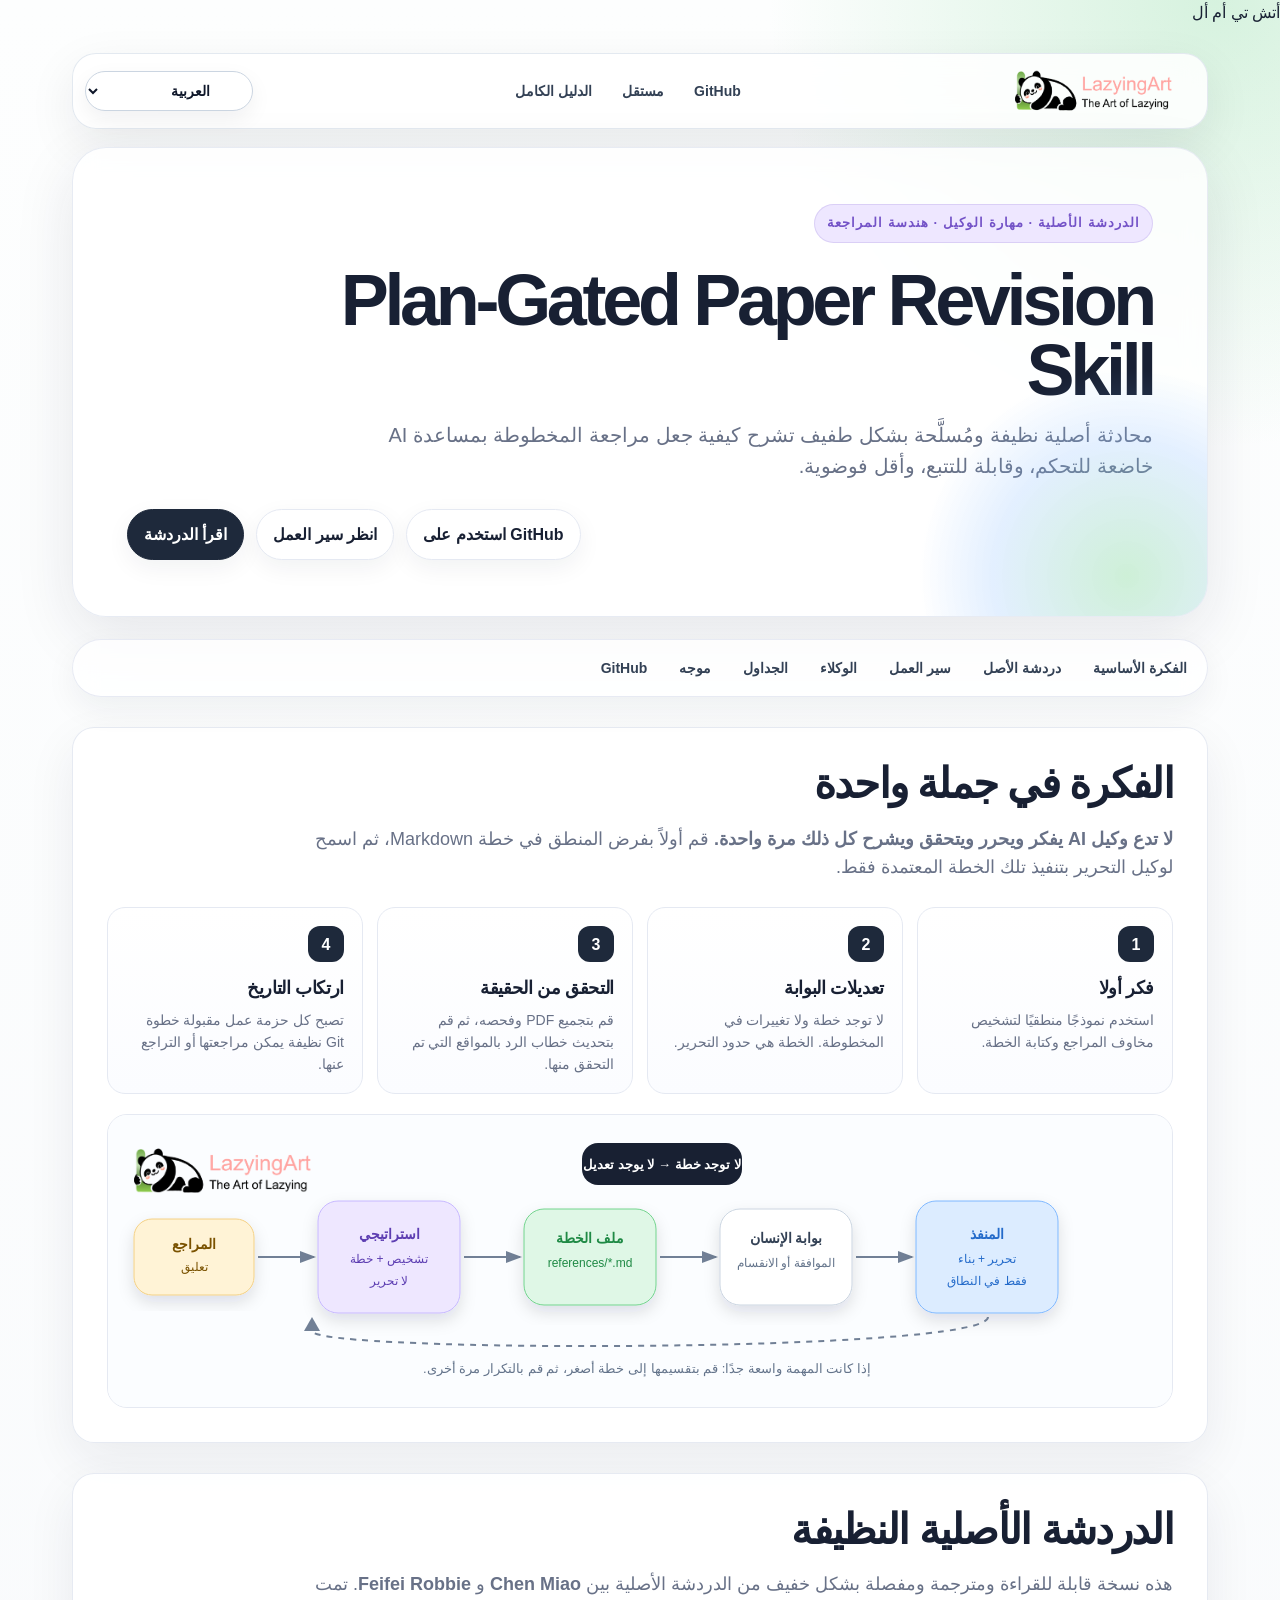
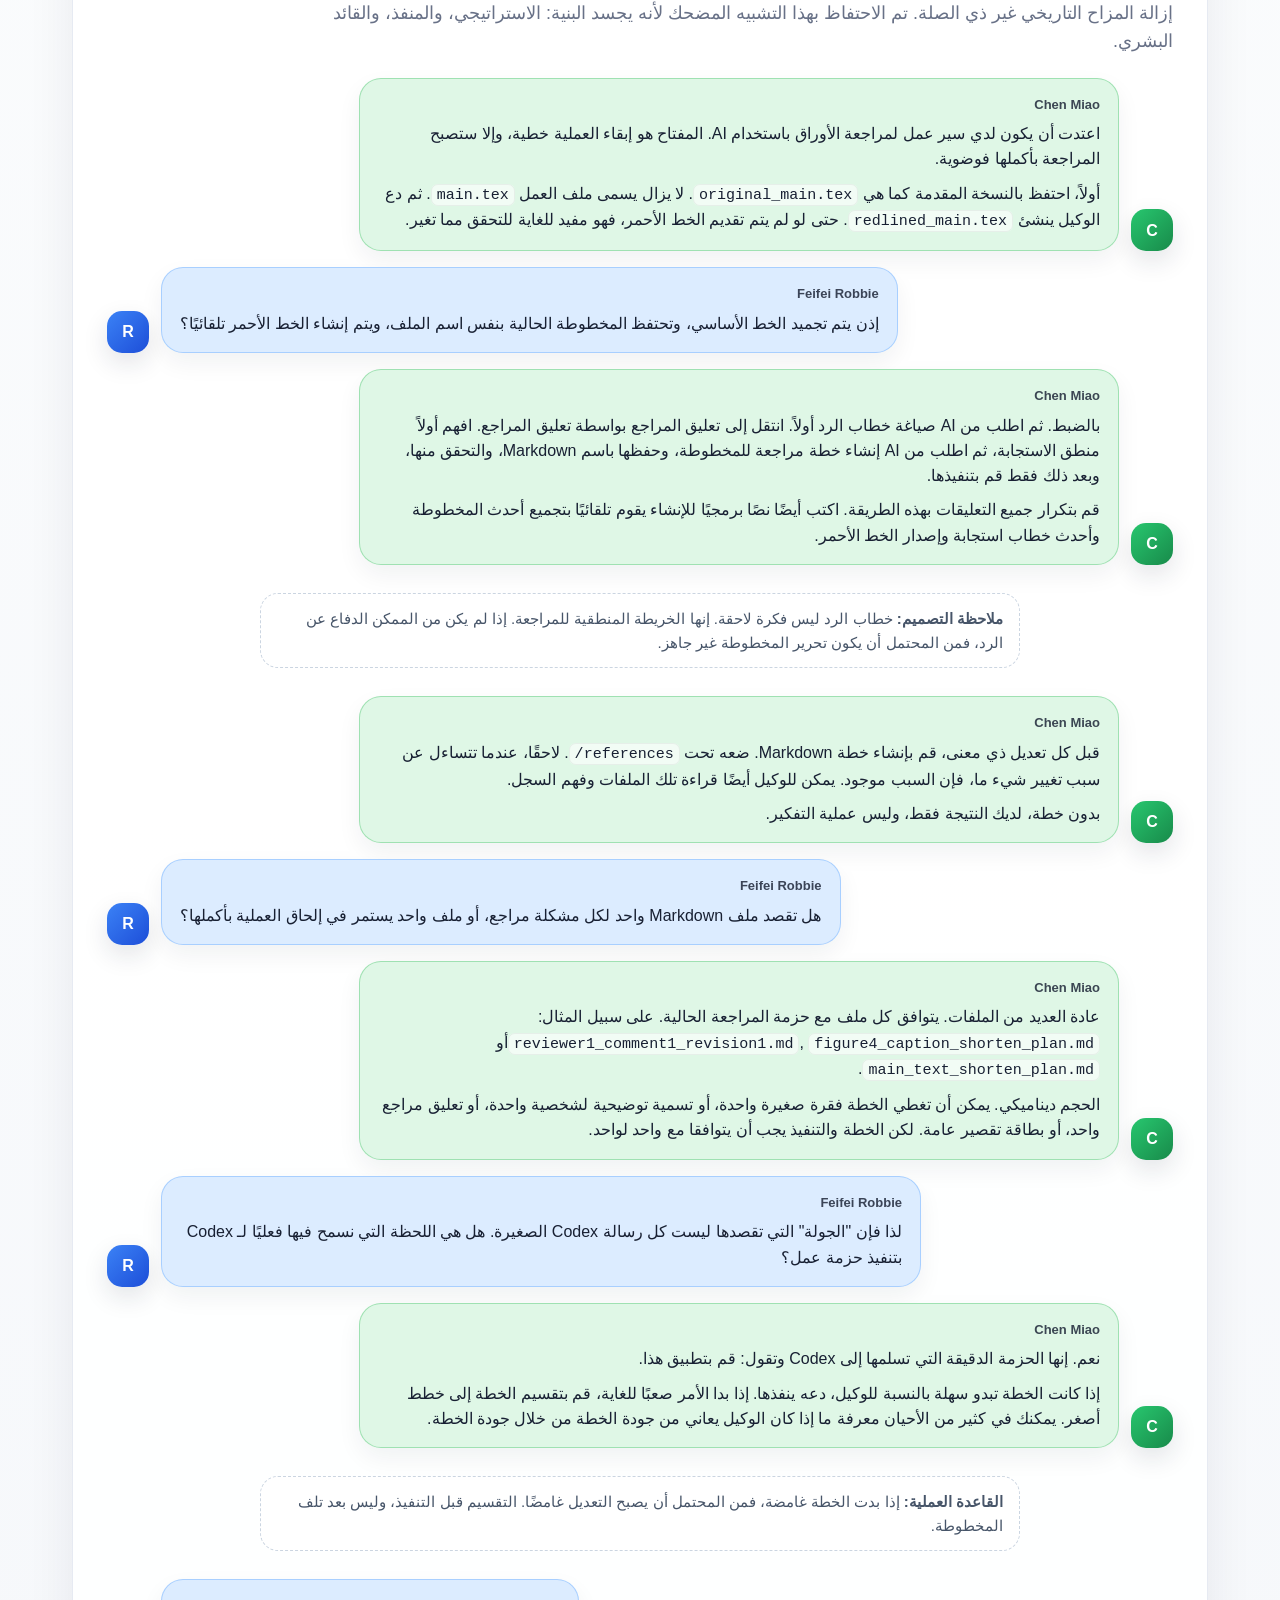
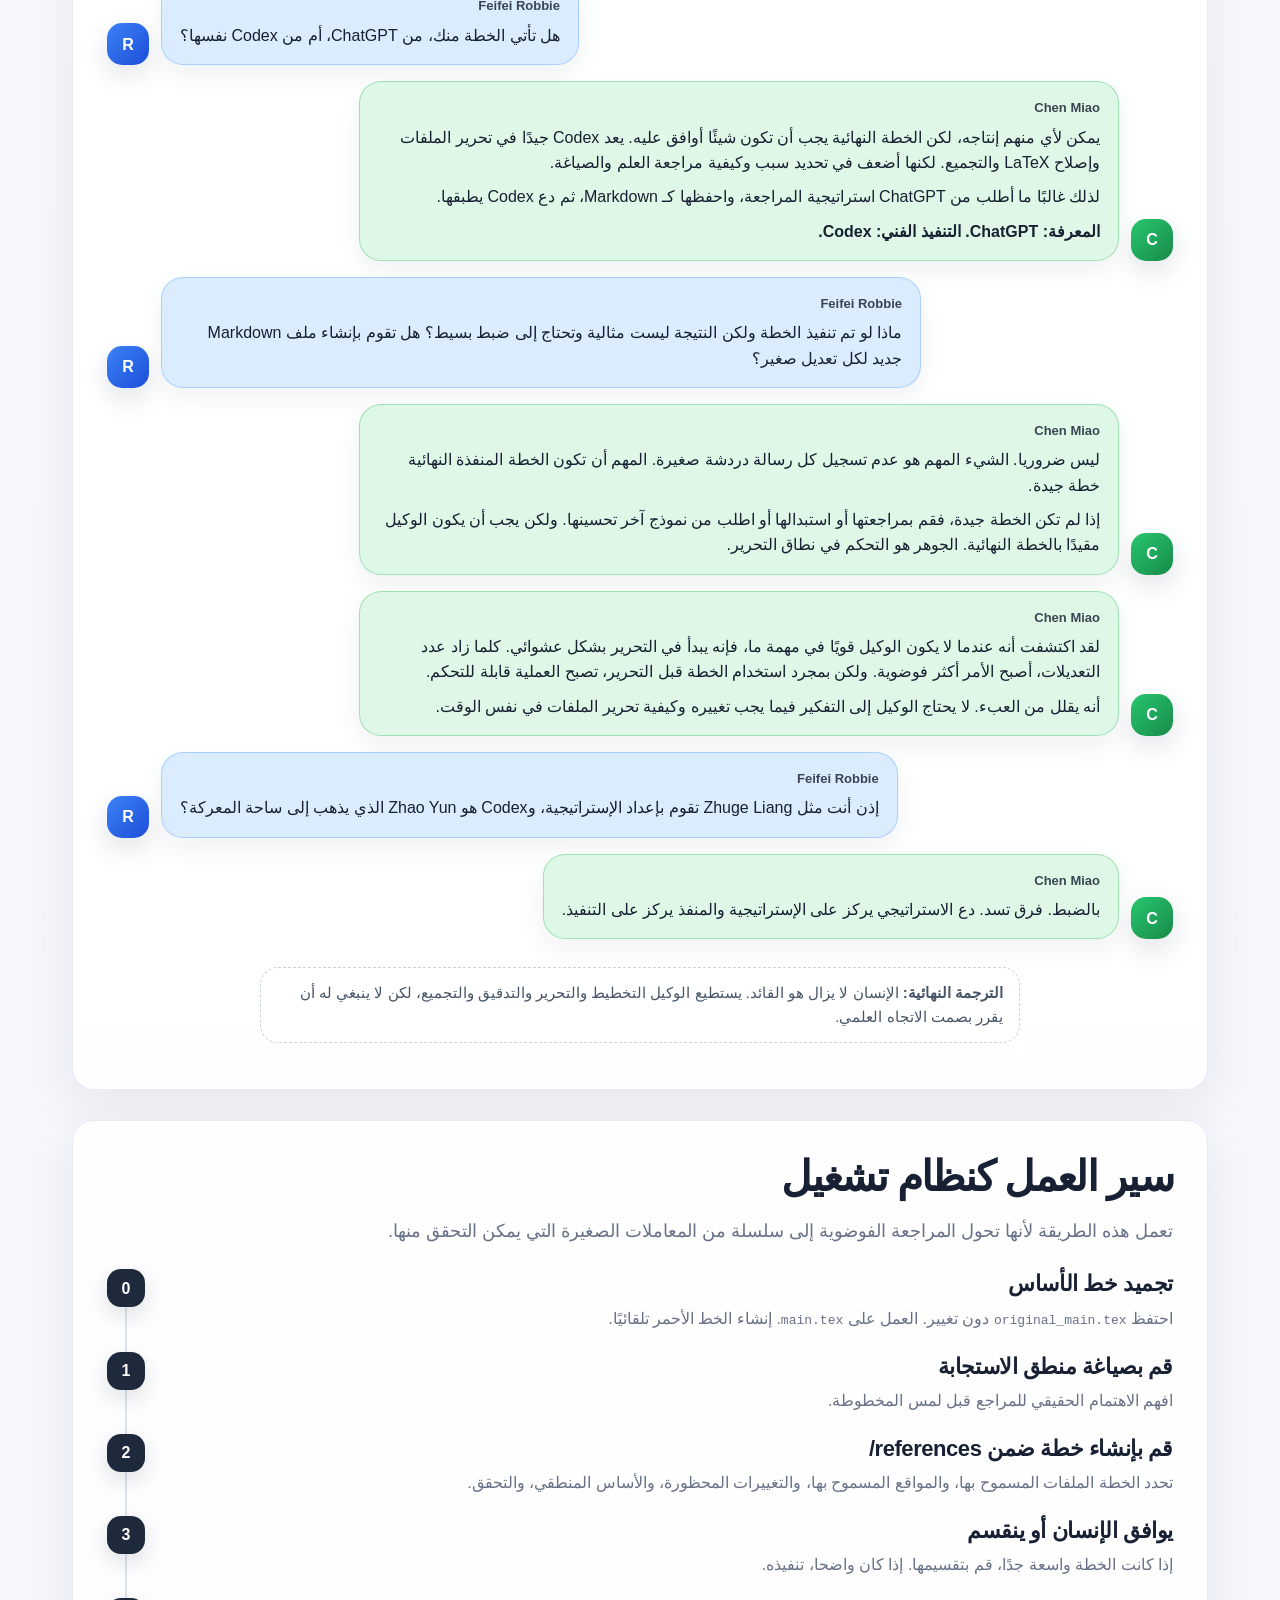
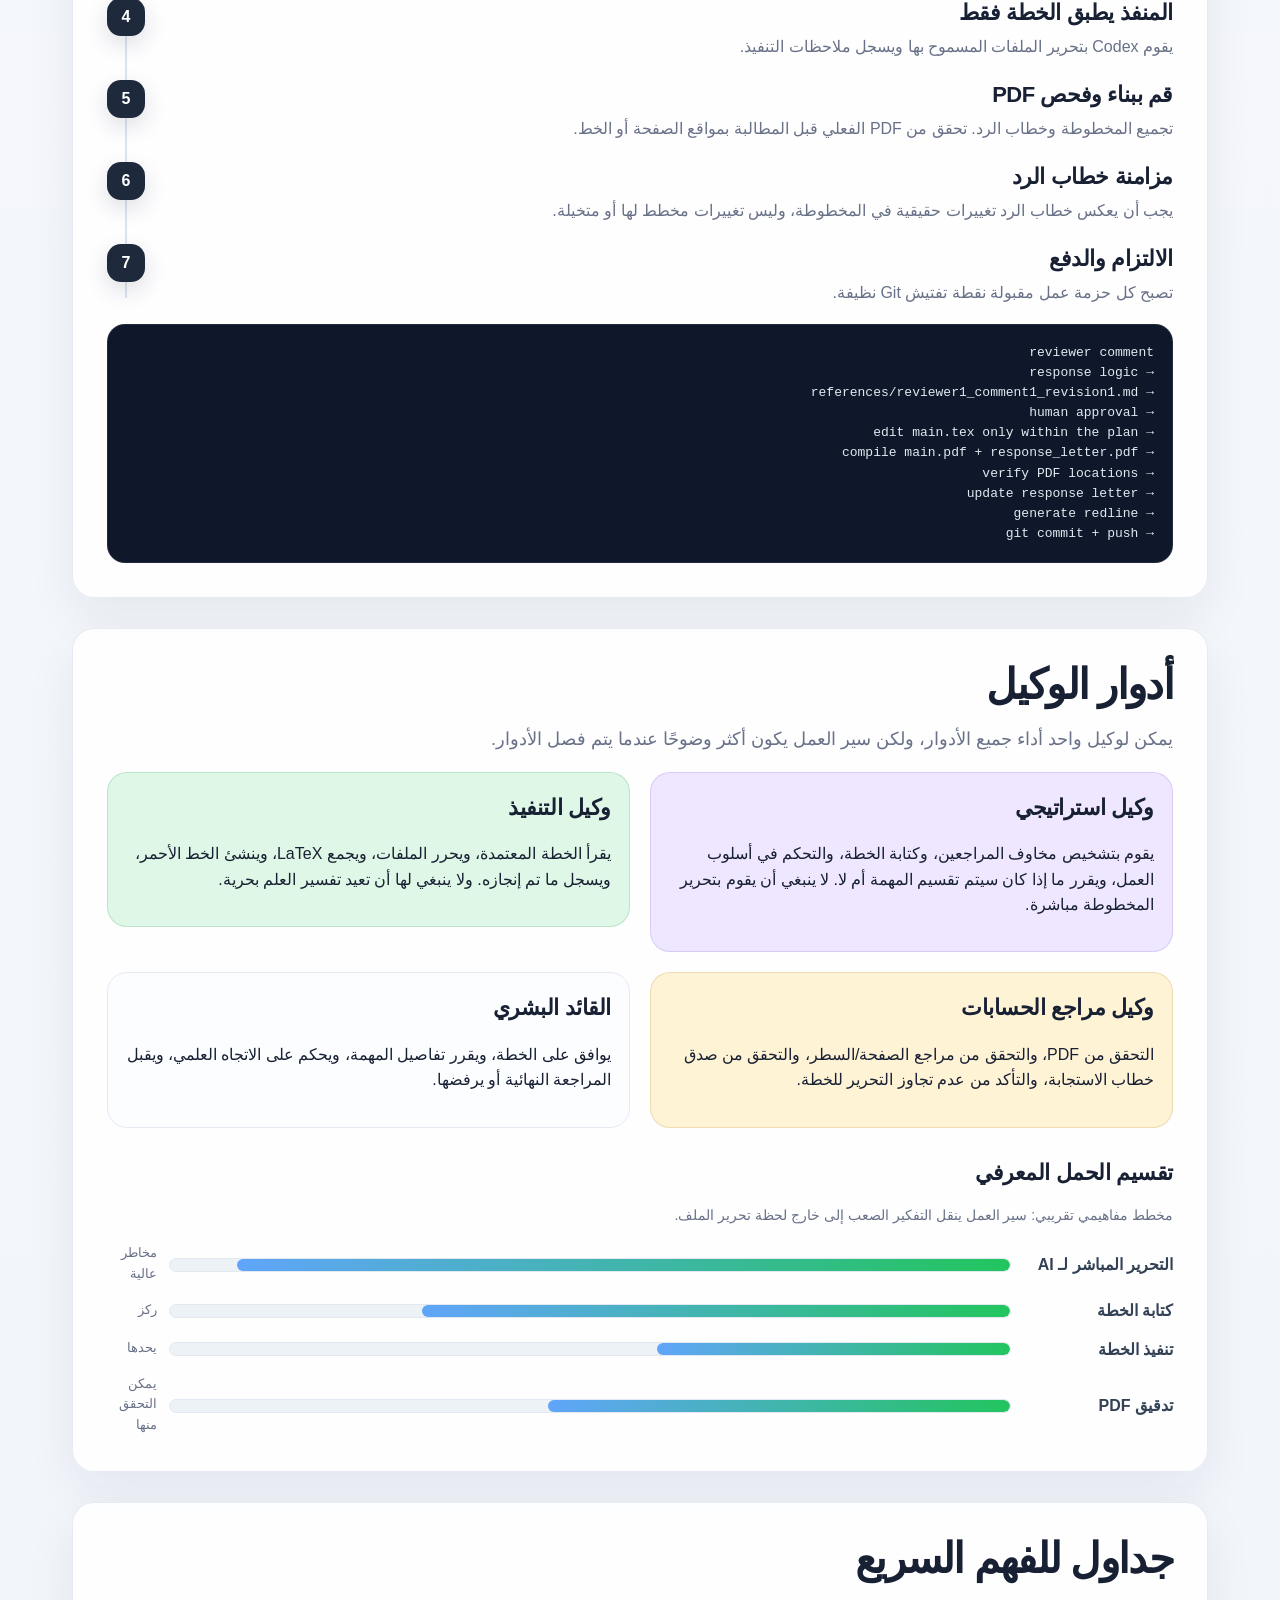
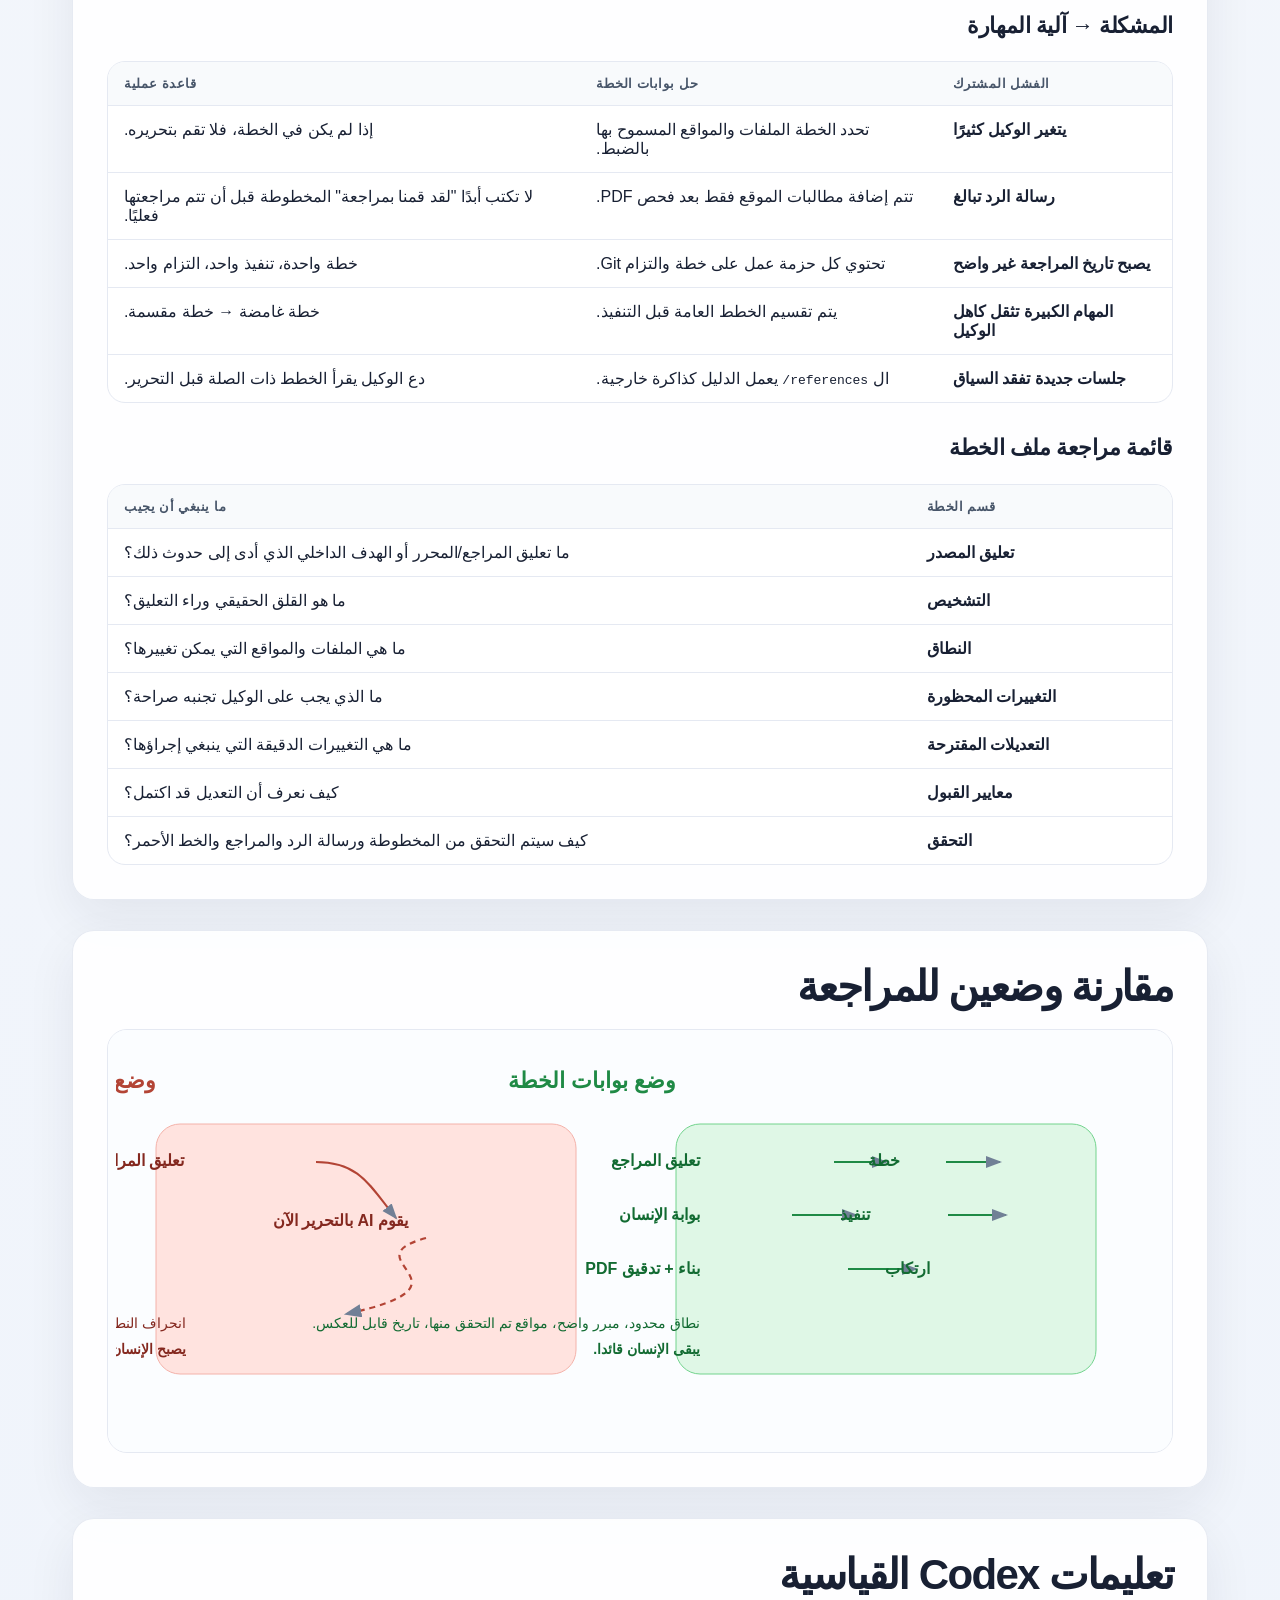
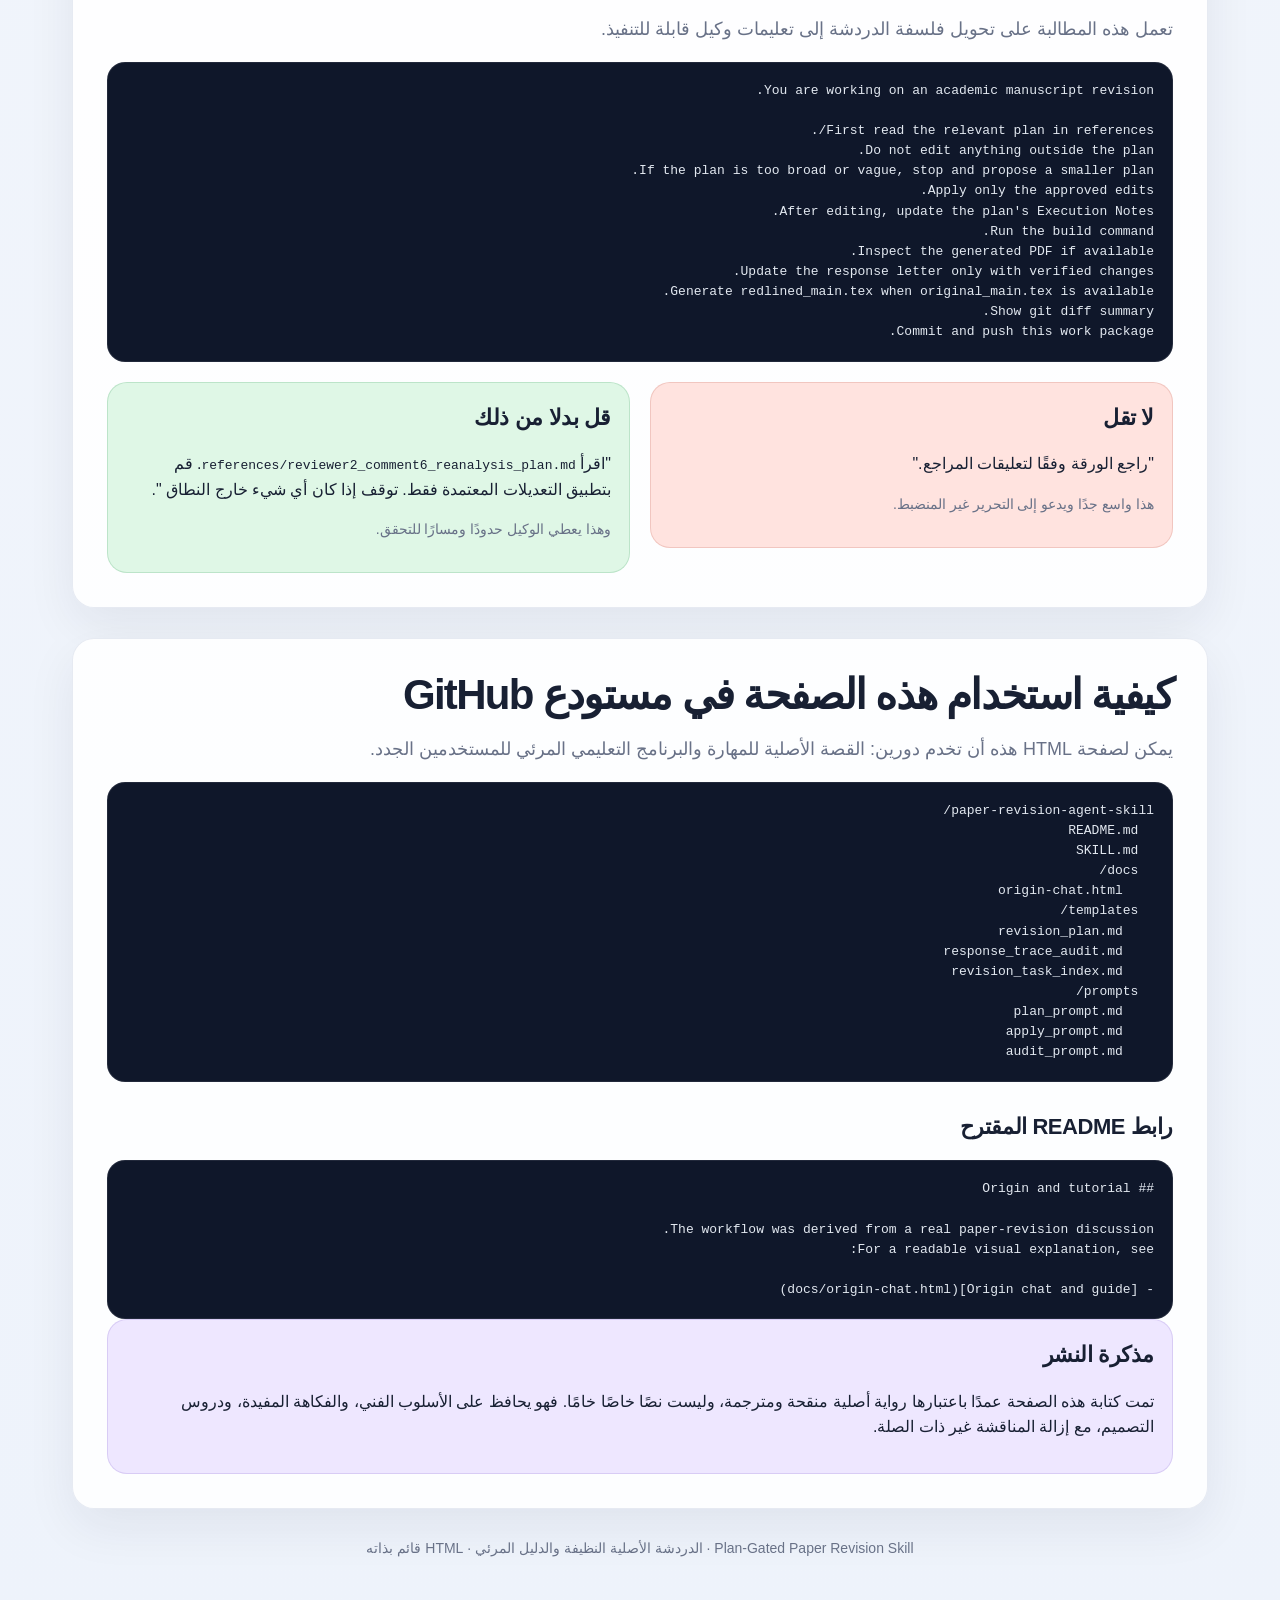
<file: docs/i18n/origin-chat.ar.html>
أتش تي أم أل
<html dir="rtl" lang="ar">
<head>
<meta charset="utf-8"/>
<meta content="width=device-width, initial-scale=1" name="viewport"/>
<title>Paper Revision Skill — العربية</title>
<meta content="A cleaned, readable origin chat and practical guide for the Plan-Gated Paper Revision Skill." name="description"/>
<style>
    :root {
      --bg: #f6f8fb;
      --paper: #ffffff;
      --ink: #182033;
      --muted: #687187;
      --line: #e5e9f2;
      --blue: #dcecff;
      --blue-edge: #7fb8ff;
      --blue-strong: #246bca;
      --green: #dff7e6;
      --green-edge: #72d38d;
      --green-strong: #1f8a45;
      --purple: #eee7ff;
      --purple-strong: #7352c7;
      --amber: #fff3d6;
      --amber-strong: #ae7100;
      --red: #ffe3df;
      --red-strong: #b34435;
      --shadow: 0 18px 60px rgba(25, 33, 58, .10);
      --radius: 22px;
      --mono: ui-monospace, SFMono-Regular, Menlo, Monaco, Consolas, "Liberation Mono", monospace;
      --sans: -apple-system, BlinkMacSystemFont, "SF Pro Display", "SF Pro Text", Inter, Segoe UI, Roboto, Helvetica, Arial, sans-serif;
    }

    * { box-sizing: border-box; }
    html { scroll-behavior: smooth; }
    body {
      margin: 0;
      font-family: var(--sans);
      color: var(--ink);
      background:
        radial-gradient(circle at 8% -5%, rgba(127, 184, 255, .35), transparent 30rem),
        radial-gradient(circle at 95% 0%, rgba(114, 211, 141, .28), transparent 28rem),
        linear-gradient(180deg, #fdfefe 0%, var(--bg) 35%, #eef3fb 100%);
      line-height: 1.58;
    }

    a { color: var(--blue-strong); text-decoration: none; }
    a:hover { text-decoration: underline; }

    .page {
      max-width: 1180px;
      margin: 0 auto;
      padding: 28px 22px 70px;
    }

    .langbar {
      margin: 0 0 16px;
      display: flex;
      flex-wrap: wrap;
      gap: 7px;
      align-items: center;
    }
    .langbar a {
      display: inline-flex;
      align-items: center;
      min-height: 30px;
      padding: 6px 10px;
      border: 1px solid rgba(229,233,242,.95);
      border-radius: 999px;
      background: rgba(255,255,255,.72);
      box-shadow: 0 8px 22px rgba(25,33,58,.05);
      color: #334155;
      font-size: 13px;
      font-weight: 700;
      text-decoration: none;
    }
    .langbar a:hover,
    .langbar a.active {
      background: #1e293b;
      color: #fff;
      border-color: #1e293b;
    }

    .hero {
      position: relative;
      overflow: hidden;
      border: 1px solid rgba(229, 233, 242, .9);
      border-radius: 34px;
      background: rgba(255, 255, 255, .82);
      box-shadow: var(--shadow);
      padding: 56px 54px;
      backdrop-filter: blur(12px);
    }
    .hero:before {
      content: "";
      position: absolute;
      inset: auto -130px -170px auto;
      width: 420px;
      height: 420px;
      border-radius: 999px;
      background: radial-gradient(circle, rgba(114,211,141,.35), rgba(127,184,255,.22) 45%, transparent 70%);
      pointer-events: none;
    }
    .eyebrow {
      display: inline-flex;
      align-items: center;
      gap: 8px;
      font-size: 13px;
      letter-spacing: .08em;
      text-transform: uppercase;
      color: var(--purple-strong);
      background: var(--purple);
      border: 1px solid rgba(115,82,199,.16);
      border-radius: 999px;
      padding: 8px 12px;
      font-weight: 750;
    }
    h1 {
      margin: 22px 0 14px;
      font-size: clamp(38px, 6vw, 72px);
      line-height: .98;
      letter-spacing: -0.06em;
      max-width: 870px;
    }
    .subtitle {
      max-width: 770px;
      color: var(--muted);
      font-size: 20px;
      margin: 0;
    }
    .hero-actions {
      margin-top: 26px;
      display: flex;
      flex-wrap: wrap;
      gap: 12px;
    }
    .btn {
      display: inline-flex;
      align-items: center;
      justify-content: center;
      border-radius: 999px;
      padding: 12px 16px;
      font-weight: 740;
      border: 1px solid var(--line);
      background: white;
      color: var(--ink);
      box-shadow: 0 8px 24px rgba(25,33,58,.06);
    }
    .btn.primary {
      background: #1e293b;
      color: white;
      border-color: #1e293b;
    }

    .nav {
      position: sticky;
      top: 0;
      z-index: 4;
      margin: 22px 0;
      border: 1px solid rgba(229,233,242,.92);
      border-radius: 999px;
      background: rgba(255,255,255,.78);
      box-shadow: 0 12px 32px rgba(25,33,58,.06);
      backdrop-filter: blur(12px);
      padding: 8px;
      display: flex;
      gap: 8px;
      overflow-x: auto;
    }
    .nav a {
      white-space: nowrap;
      color: #334155;
      padding: 9px 12px;
      border-radius: 999px;
      font-weight: 650;
      font-size: 14px;
    }
    .nav a:hover {
      background: #f1f5f9;
      text-decoration: none;
    }

    section {
      margin-top: 30px;
      background: rgba(255,255,255,.88);
      border: 1px solid rgba(229,233,242,.95);
      border-radius: var(--radius);
      box-shadow: 0 18px 50px rgba(25,33,58,.07);
      padding: 34px;
    }
    section.flat { box-shadow: none; }
    h2 {
      margin: 0 0 14px;
      font-size: clamp(26px, 3.5vw, 42px);
      line-height: 1.05;
      letter-spacing: -0.04em;
    }
    h3 {
      margin: 28px 0 12px;
      font-size: 22px;
      letter-spacing: -0.02em;
    }
    .lead { color: var(--muted); font-size: 18px; max-width: 860px; }
    .small { color: var(--muted); font-size: 14px; }

    .cards {
      display: grid;
      grid-template-columns: repeat(4, 1fr);
      gap: 14px;
      margin-top: 26px;
    }
    .card {
      border: 1px solid var(--line);
      border-radius: 18px;
      padding: 18px;
      background: linear-gradient(180deg, #ffffff, #fbfcff);
      min-height: 150px;
    }
    .card .num {
      display: inline-grid;
      place-items: center;
      width: 36px;
      height: 36px;
      border-radius: 12px;
      color: white;
      background: #1e293b;
      font-weight: 800;
      margin-bottom: 12px;
    }
    .card h3 { margin: 0 0 6px; font-size: 18px; }
    .card p { margin: 0; color: var(--muted); font-size: 14px; }

    .diagram {
      overflow-x: auto;
      border: 1px solid var(--line);
      border-radius: 20px;
      background: #fbfdff;
      padding: 16px;
      margin-top: 20px;
    }
    svg text { font-family: var(--sans); }

    .chat-wrap {
      display: flex;
      flex-direction: column;
      gap: 16px;
      margin-top: 22px;
    }
    .msg-row {
      display: flex;
      align-items: flex-end;
      gap: 12px;
      max-width: 100%;
    }
    .msg-row.right { justify-content: flex-end; }
    .avatar {
      flex: 0 0 42px;
      width: 42px;
      height: 42px;
      border-radius: 15px;
      display: grid;
      place-items: center;
      color: white;
      font-weight: 850;
      box-shadow: 0 10px 26px rgba(25,33,58,.12);
    }
    .avatar.blue { background: linear-gradient(135deg, #3b82f6, #1d4ed8); }
    .avatar.green { background: linear-gradient(135deg, #28c76f, #188a4a); }
    .bubble {
      max-width: 760px;
      border-radius: 22px;
      padding: 16px 18px;
      border: 1px solid var(--line);
      box-shadow: 0 10px 25px rgba(25,33,58,.06);
      position: relative;
    }
    .bubble.blue {
      background: var(--blue);
      border-color: rgba(127,184,255,.55);
    }
    .bubble.green {
      background: var(--green);
      border-color: rgba(114,211,141,.58);
    }
    .bubble .name {
      font-size: 13px;
      font-weight: 820;
      margin-bottom: 6px;
      opacity: .82;
    }
    .bubble p { margin: 0 0 9px; }
    .bubble p:last-child { margin-bottom: 0; }
    .bubble ul { margin: 8px 0 0 20px; padding: 0; }
    .bubble code, .inline-code {
      font-family: var(--mono);
      font-size: .94em;
      background: rgba(255,255,255,.62);
      border: 1px solid rgba(0,0,0,.05);
      border-radius: 7px;
      padding: 1px 5px;
    }
    .aside-note {
      margin: 12px auto;
      max-width: 760px;
      background: #ffffff;
      border: 1px dashed #cbd5e1;
      color: #475569;
      border-radius: 18px;
      padding: 13px 16px;
      font-size: 15px;
    }

    .two-col {
      display: grid;
      grid-template-columns: 1fr 1fr;
      gap: 20px;
      align-items: start;
    }
    .callout {
      border-radius: 20px;
      border: 1px solid var(--line);
      padding: 18px;
      background: #fbfdff;
    }
    .callout h3 { margin-top: 0; }
    .callout.warning { background: var(--amber); border-color: rgba(174,113,0,.18); }
    .callout.success { background: var(--green); border-color: rgba(31,138,69,.18); }
    .callout.danger { background: var(--red); border-color: rgba(179,68,53,.18); }
    .callout.purple { background: var(--purple); border-color: rgba(115,82,199,.18); }

    table {
      width: 100%;
      border-collapse: separate;
      border-spacing: 0;
      overflow: hidden;
      border: 1px solid var(--line);
      border-radius: 18px;
      background: white;
      margin-top: 18px;
    }
    th, td {
      padding: 14px 16px;
      text-align: left;
      vertical-align: top;
      border-bottom: 1px solid var(--line);
    }
    th {
      background: #f8fafc;
      font-size: 13px;
      letter-spacing: .04em;
      text-transform: uppercase;
      color: #475569;
    }
    tr:last-child td { border-bottom: none; }
    td:first-child { font-weight: 720; }

    pre {
      margin: 16px 0 0;
      padding: 18px;
      border-radius: 18px;
      background: #0f172a;
      color: #e2e8f0;
      overflow-x: auto;
      font-family: var(--mono);
      font-size: 13px;
      line-height: 1.55;
      border: 1px solid rgba(255,255,255,.08);
    }

    .bars { display: grid; gap: 13px; margin-top: 18px; }
    .bar-line { display: grid; grid-template-columns: 150px 1fr 50px; gap: 12px; align-items: center; }
    .bar-label { color: #334155; font-weight: 700; }
    .bar-track { height: 14px; border-radius: 999px; background: #edf2f7; overflow: hidden; border: 1px solid #e2e8f0; }
    .bar-fill { height: 100%; border-radius: 999px; background: linear-gradient(90deg, #60a5fa, #22c55e); }
    .bar-value { text-align: right; color: var(--muted); font-family: var(--mono); font-size: 13px; }

    .timeline { margin-top: 22px; position: relative; }
    .timeline:before {
      content: "";
      position: absolute;
      left: 18px;
      top: 8px;
      bottom: 8px;
      width: 2px;
      background: #dbe3ef;
    }
    .tl-item {
      position: relative;
      padding-left: 52px;
      margin: 18px 0;
    }
    .tl-dot {
      position: absolute;
      left: 0;
      top: 2px;
      width: 38px;
      height: 38px;
      border-radius: 14px;
      display: grid;
      place-items: center;
      background: #1e293b;
      color: white;
      font-weight: 850;
      box-shadow: 0 8px 22px rgba(25,33,58,.14);
    }
    .tl-item h3 { margin: 0 0 4px; }
    .tl-item p { margin: 0; color: var(--muted); }

    .footer {
      margin: 28px 0 0;
      text-align: center;
      color: var(--muted);
      font-size: 14px;
    }

    @media (max-width: 880px) {
      .hero { padding: 38px 26px; }
      .cards, .two-col { grid-template-columns: 1fr; }
      section { padding: 24px; }
      .bubble { max-width: calc(100vw - 110px); }
      .bar-line { grid-template-columns: 1fr; gap: 6px; }
      .bar-value { text-align: left; }
    }

    @media print {
      body { background: white; }
      .site-header, .langbar, .nav, .hero-actions { display: none; }
      section, .hero { box-shadow: none; break-inside: avoid; }
      .bubble { box-shadow: none; }
    }
  </style>
<link href="../site.css" rel="stylesheet"/>
<link href="style.css" rel="stylesheet"/>
<script defer="" src="../site.js"></script>
</head>
<body>
<main class="page">
<header aria-label="Site navigation" class="site-header">
<a class="site-brand" href="../index.html">Paper Revision Skill</a>
<nav aria-label="Primary navigation" class="site-nav">
<a href="../origin-chat.html">الدليل الكامل</a>
<a href="../origin-chat-downloaded-package.html">مستقل</a>
<a href="https://github.com/lachlanchen/paper-revision-skill">GitHub</a>
</nav>
<div class="language-menu">
<label class="sr-only" for="language-select">اختر اللغة</label>
<select aria-label="Choose language" data-language-select="" id="language-select">
<option value="../origin-chat.html">English</option>
<option selected="" value="origin-chat.ar.html">العربية</option>
<option value="origin-chat.es.html">Español</option>
<option value="origin-chat.fr.html">Français</option>
<option value="origin-chat.ja.html">日本語</option>
<option value="origin-chat.ko.html">한국어</option>
<option value="origin-chat.vi.html">Tiếng Việt</option>
<option value="origin-chat.zh-Hans.html">中文 (简体)</option>
<option value="origin-chat.zh-Hant.html">中文（繁體）</option>
<option value="origin-chat.de.html">Deutsch</option>
<option value="origin-chat.ru.html">Русский</option>
</select>
</div>
</header>
<header class="hero">
<span class="eyebrow">الدردشة الأصلية · مهارة الوكيل · هندسة المراجعة</span>
<h1>Plan-Gated Paper Revision Skill</h1>
<p class="subtitle">محادثة أصلية نظيفة ومُسلَّحة بشكل طفيف تشرح كيفية جعل مراجعة المخطوطة بمساعدة AI خاضعة للتحكم، وقابلة للتتبع، وأقل فوضوية.</p>
<div class="hero-actions">
<a class="btn primary" href="#chat">اقرأ الدردشة</a>
<a class="btn" href="#workflow">انظر سير العمل</a>
<a class="btn" href="#github">استخدم على GitHub</a>
</div>
</header>
<nav aria-label="Table of contents" class="nav">
<a href="#idea">الفكرة الأساسية</a>
<a href="#chat">دردشة الأصل</a>
<a href="#workflow">سير العمل</a>
<a href="#roles">الوكلاء</a>
<a href="#tables">الجداول</a>
<a href="#prompt">موجه</a>
<a href="#github">GitHub</a>
</nav>
<section id="idea">
<h2>الفكرة في جملة واحدة</h2>
<p class="lead"><strong>لا تدع وكيل AI يفكر ويحرر ويتحقق ويشرح كل ذلك مرة واحدة.</strong> قم أولاً بفرض المنطق في خطة Markdown، ثم اسمح لوكيل التحرير بتنفيذ تلك الخطة المعتمدة فقط.</p>
<div class="cards">
<article class="card">
<div class="num">1</div>
<h3>فكر أولا</h3>
<p>استخدم نموذجًا منطقيًا لتشخيص مخاوف المراجع وكتابة الخطة.</p>
</article>
<article class="card">
<div class="num">2</div>
<h3>تعديلات البوابة</h3>
<p>لا توجد خطة ولا تغييرات في المخطوطة. الخطة هي حدود التحرير.</p>
</article>
<article class="card">
<div class="num">3</div>
<h3>التحقق من الحقيقة</h3>
<p>قم بتجميع PDF وفحصه، ثم قم بتحديث خطاب الرد بالمواقع التي تم التحقق منها.</p>
</article>
<article class="card">
<div class="num">4</div>
<h3>ارتكاب التاريخ</h3>
<p>تصبح كل حزمة عمل مقبولة خطوة Git نظيفة يمكن مراجعتها أو التراجع عنها.</p>
</article>
</div>
<div aria-label="Plan gated workflow diagram" class="diagram">
<svg aria-label="Reviewer comment goes to strategist, plan, human approval, executor, build, auditor, response letter and git." height="260" role="img" viewBox="0 0 1040 260" width="1040">
<defs>
<marker id="arrow" markerHeight="10" markerUnits="strokeWidth" markerWidth="10" orient="auto" refX="7" refY="3">
<path d="M0,0 L0,6 L8,3 z" fill="#718096"></path>
</marker>
<filter height="140%" id="softShadow" width="140%" x="-20%" y="-20%">
<feDropShadow dx="0" dy="7" flood-color="#19213a" flood-opacity="0.12" stdDeviation="8"></feDropShadow>
</filter>
</defs>
<a aria-label="LazyingArt" href="https://lazying.art" rel="noopener" target="_blank">
<image height="56" href="../assets/lazyingart-logo.png" preserveAspectRatio="xMinYMid meet" width="190" x="18" y="12"/>
</a>
<rect fill="#fff3d6" filter="url(#softShadow)" height="76" rx="18" stroke="#f3d084" width="120" x="18" y="88"></rect>
<text fill="#7a5200" font-size="14" font-weight="800" text-anchor="middle" x="78" y="118">المراجع</text>
<text fill="#7a5200" font-size="12" text-anchor="middle" x="78" y="140">تعليق</text>
<path d="M142 126 C168 126 174 126 198 126" fill="none" marker-end="url(#arrow)" stroke="#718096" stroke-width="2"></path>
<rect fill="#eee7ff" filter="url(#softShadow)" height="112" rx="20" stroke="#c7b8ff" width="142" x="202" y="70"></rect>
<text fill="#5d3eb2" font-size="14" font-weight="800" text-anchor="middle" x="273" y="108">استراتيجي</text>
<text fill="#5d3eb2" font-size="12" text-anchor="middle" x="273" y="132">تشخيص + خطة</text>
<text fill="#5d3eb2" font-size="12" text-anchor="middle" x="273" y="154">لا تحرير</text>
<path d="M348 126 C374 126 380 126 404 126" fill="none" marker-end="url(#arrow)" stroke="#718096" stroke-width="2"></path>
<rect fill="#dff7e6" filter="url(#softShadow)" height="96" rx="20" stroke="#72d38d" width="132" x="408" y="78"></rect>
<text fill="#1f8a45" font-size="14" font-weight="800" text-anchor="middle" x="474" y="112">ملف الخطة</text>
<text fill="#1f8a45" font-size="12" text-anchor="middle" x="474" y="136">references/*.md</text>
<path d="M544 126 C570 126 576 126 600 126" fill="none" marker-end="url(#arrow)" stroke="#718096" stroke-width="2"></path>
<rect fill="#ffffff" filter="url(#softShadow)" height="96" rx="20" stroke="#cbd5e1" width="132" x="604" y="78"></rect>
<text fill="#334155" font-size="14" font-weight="800" text-anchor="middle" x="670" y="112">بوابة الإنسان</text>
<text fill="#64748b" font-size="12" text-anchor="middle" x="670" y="136">الموافقة أو الانقسام</text>
<path d="M740 126 C766 126 772 126 796 126" fill="none" marker-end="url(#arrow)" stroke="#718096" stroke-width="2"></path>
<rect fill="#dcecff" filter="url(#softShadow)" height="112" rx="20" stroke="#7fb8ff" width="142" x="800" y="70"></rect>
<text fill="#246bca" font-size="14" font-weight="800" text-anchor="middle" x="871" y="108">المنفذ</text>
<text fill="#246bca" font-size="12" text-anchor="middle" x="871" y="132">تحرير + بناء</text>
<text fill="#246bca" font-size="12" text-anchor="middle" x="871" y="154">فقط في النطاق</text>
<path d="M872 186 C872 222 196 222 196 200" fill="none" stroke="#718096" stroke-dasharray="6 6" stroke-width="2"></path>
<path d="M196 186 L188 200 L204 200 Z" fill="#718096"></path>
<text fill="#64748b" font-size="13" text-anchor="middle" x="531" y="242">إذا كانت المهمة واسعة جدًا: قم بتقسيمها إلى خطة أصغر، ثم قم بالتكرار مرة أخرى.</text>
<rect fill="#0f172a" height="42" opacity=".96" rx="16" width="160" x="466" y="12"></rect>
<text fill="#fff" font-size="13" font-weight="800" text-anchor="middle" x="546" y="38">لا توجد خطة → لا يوجد تعديل</text>
</svg>
</div>
</section>
<section id="chat">
<h2>الدردشة الأصلية النظيفة</h2>
<p class="lead">هذه نسخة قابلة للقراءة ومترجمة ومفصلة بشكل خفيف من الدردشة الأصلية بين <strong>Chen Miao</strong> و <strong>Feifei Robbie</strong>. تمت إزالة المزاح التاريخي غير ذي الصلة. تم الاحتفاظ بهذا التشبيه المضحك لأنه يجسد البنية: الاستراتيجي، والمنفذ، والقائد البشري.</p>
<div class="chat-wrap">
<div class="msg-row right">
<div class="bubble green">
<div class="name">Chen Miao</div>
<p>اعتدت أن يكون لدي سير عمل لمراجعة الأوراق باستخدام AI. المفتاح هو إبقاء العملية خطية، وإلا ستصبح المراجعة بأكملها فوضوية.</p>
<p>أولاً، احتفظ بالنسخة المقدمة كما هي <code>original_main.tex</code>. لا يزال يسمى ملف العمل <code>main.tex</code>. ثم دع الوكيل ينشئ <code>redlined_main.tex</code>. حتى لو لم يتم تقديم الخط الأحمر، فهو مفيد للغاية للتحقق مما تغير.</p>
</div>
<div class="avatar green">C</div>
</div>
<div class="msg-row">
<div class="avatar blue">R</div>
<div class="bubble blue">
<div class="name">Feifei Robbie</div>
<p>إذن يتم تجميد الخط الأساسي، وتحتفظ المخطوطة الحالية بنفس اسم الملف، ويتم إنشاء الخط الأحمر تلقائيًا؟</p>
</div>
</div>
<div class="msg-row right">
<div class="bubble green">
<div class="name">Chen Miao</div>
<p>بالضبط. ثم اطلب من AI صياغة خطاب الرد أولاً. انتقل إلى تعليق المراجع بواسطة تعليق المراجع. افهم أولاً منطق الاستجابة، ثم اطلب من AI إنشاء خطة مراجعة للمخطوطة، وحفظها باسم Markdown، والتحقق منها، وبعد ذلك فقط قم بتنفيذها.</p>
<p>قم بتكرار جميع التعليقات بهذه الطريقة. اكتب أيضًا نصًا برمجيًا للإنشاء يقوم تلقائيًا بتجميع أحدث المخطوطة وأحدث خطاب استجابة وإصدار الخط الأحمر.</p>
</div>
<div class="avatar green">C</div>
</div>
<div class="aside-note"><strong>ملاحظة التصميم:</strong> خطاب الرد ليس فكرة لاحقة. إنها الخريطة المنطقية للمراجعة. إذا لم يكن من الممكن الدفاع عن الرد، فمن المحتمل أن يكون تحرير المخطوطة غير جاهز.</div>
<div class="msg-row right">
<div class="bubble green">
<div class="name">Chen Miao</div>
<p>قبل كل تعديل ذي معنى، قم بإنشاء خطة Markdown. ضعه تحت <code>references/</code>. لاحقًا، عندما تتساءل عن سبب تغيير شيء ما، فإن السبب موجود. يمكن للوكيل أيضًا قراءة تلك الملفات وفهم السجل.</p>
<p>بدون خطة، لديك النتيجة فقط، وليس عملية التفكير.</p>
</div>
<div class="avatar green">C</div>
</div>
<div class="msg-row">
<div class="avatar blue">R</div>
<div class="bubble blue">
<div class="name">Feifei Robbie</div>
<p>هل تقصد ملف Markdown واحد لكل مشكلة مراجع، أو ملف واحد يستمر في إلحاق العملية بأكملها؟</p>
</div>
</div>
<div class="msg-row right">
<div class="bubble green">
<div class="name">Chen Miao</div>
<p>عادة العديد من الملفات. يتوافق كل ملف مع حزمة المراجعة الحالية. على سبيل المثال: <code>reviewer1_comment1_revision1.md</code>, <code>figure4_caption_shorten_plan.md</code>أو <code>main_text_shorten_plan.md</code>.</p>
<p>الحجم ديناميكي. يمكن أن تغطي الخطة فقرة صغيرة واحدة، أو تسمية توضيحية لشخصية واحدة، أو تعليق مراجع واحد، أو بطاقة تقصير عامة. لكن الخطة والتنفيذ يجب أن يتوافقا مع واحد لواحد.</p>
</div>
<div class="avatar green">C</div>
</div>
<div class="msg-row">
<div class="avatar blue">R</div>
<div class="bubble blue">
<div class="name">Feifei Robbie</div>
<p>لذا فإن "الجولة" التي تقصدها ليست كل رسالة Codex الصغيرة. هل هي اللحظة التي نسمح فيها فعليًا لـ Codex بتنفيذ حزمة عمل؟</p>
</div>
</div>
<div class="msg-row right">
<div class="bubble green">
<div class="name">Chen Miao</div>
<p>نعم. إنها الحزمة الدقيقة التي تسلمها إلى Codex وتقول: قم بتطبيق هذا.</p>
<p>إذا كانت الخطة تبدو سهلة بالنسبة للوكيل، دعه ينفذها. إذا بدا الأمر صعبًا للغاية، قم بتقسيم الخطة إلى خطط أصغر. يمكنك في كثير من الأحيان معرفة ما إذا كان الوكيل يعاني من جودة الخطة من خلال جودة الخطة.</p>
</div>
<div class="avatar green">C</div>
</div>
<div class="aside-note"><strong>القاعدة العملية:</strong> إذا بدت الخطة غامضة، فمن المحتمل أن يصبح التعديل غامضًا. التقسيم قبل التنفيذ، وليس بعد تلف المخطوطة.</div>
<div class="msg-row">
<div class="avatar blue">R</div>
<div class="bubble blue">
<div class="name">Feifei Robbie</div>
<p>هل تأتي الخطة منك، من ChatGPT، أم من Codex نفسها؟</p>
</div>
</div>
<div class="msg-row right">
<div class="bubble green">
<div class="name">Chen Miao</div>
<p>يمكن لأي منهم إنتاجه، لكن الخطة النهائية يجب أن تكون شيئًا أوافق عليه. يعد Codex جيدًا في تحرير الملفات وإصلاح LaTeX والتجميع. لكنها أضعف في تحديد سبب وكيفية مراجعة العلم والصياغة.</p>
<p>لذلك غالبًا ما أطلب من ChatGPT استراتيجية المراجعة، واحفظها كـ Markdown، ثم دع Codex يطبقها.</p>
<p><strong>المعرفة: ChatGPT. التنفيذ الفني: Codex.</strong></p>
</div>
<div class="avatar green">C</div>
</div>
<div class="msg-row">
<div class="avatar blue">R</div>
<div class="bubble blue">
<div class="name">Feifei Robbie</div>
<p>ماذا لو تم تنفيذ الخطة ولكن النتيجة ليست مثالية وتحتاج إلى ضبط بسيط؟ هل تقوم بإنشاء ملف Markdown جديد لكل تعديل صغير؟</p>
</div>
</div>
<div class="msg-row right">
<div class="bubble green">
<div class="name">Chen Miao</div>
<p>ليس ضروريا. الشيء المهم هو عدم تسجيل كل رسالة دردشة صغيرة. المهم أن تكون الخطة المنفذة النهائية خطة جيدة.</p>
<p>إذا لم تكن الخطة جيدة، فقم بمراجعتها أو استبدالها أو اطلب من نموذج آخر تحسينها. ولكن يجب أن يكون الوكيل مقيدًا بالخطة النهائية. الجوهر هو التحكم في نطاق التحرير.</p>
</div>
<div class="avatar green">C</div>
</div>
<div class="msg-row right">
<div class="bubble green">
<div class="name">Chen Miao</div>
<p>لقد اكتشفت أنه عندما لا يكون الوكيل قويًا في مهمة ما، فإنه يبدأ في التحرير بشكل عشوائي. كلما زاد عدد التعديلات، أصبح الأمر أكثر فوضوية. ولكن بمجرد استخدام الخطة قبل التحرير، تصبح العملية قابلة للتحكم.</p>
<p>أنه يقلل من العبء. لا يحتاج الوكيل إلى التفكير فيما يجب تغييره وكيفية تحرير الملفات في نفس الوقت.</p>
</div>
<div class="avatar green">C</div>
</div>
<div class="msg-row">
<div class="avatar blue">R</div>
<div class="bubble blue">
<div class="name">Feifei Robbie</div>
<p>إذن أنت مثل Zhuge Liang تقوم بإعداد الإستراتيجية، وCodex هو Zhao Yun الذي يذهب إلى ساحة المعركة؟</p>
</div>
</div>
<div class="msg-row right">
<div class="bubble green">
<div class="name">Chen Miao</div>
<p>بالضبط. فرق تسد. دع الاستراتيجي يركز على الإستراتيجية والمنفذ يركز على التنفيذ.</p>
</div>
<div class="avatar green">C</div>
</div>
<div class="aside-note"><strong>الترجمة النهائية:</strong> الإنسان لا يزال هو القائد. يستطيع الوكيل التخطيط والتحرير والتدقيق والتجميع، لكن لا ينبغي له أن يقرر بصمت الاتجاه العلمي.</div>
</div>
</section>
<section id="workflow">
<h2>سير العمل كنظام تشغيل</h2>
<p class="lead">تعمل هذه الطريقة لأنها تحول المراجعة الفوضوية إلى سلسلة من المعاملات الصغيرة التي يمكن التحقق منها.</p>
<div class="timeline">
<div class="tl-item">
<div class="tl-dot">0</div>
<h3>تجميد خط الأساس</h3>
<p>احتفظ <code>original_main.tex</code> دون تغيير. العمل على <code>main.tex</code>. إنشاء الخط الأحمر تلقائيًا.</p>
</div>
<div class="tl-item">
<div class="tl-dot">1</div>
<h3>قم بصياغة منطق الاستجابة</h3>
<p>افهم الاهتمام الحقيقي للمراجع قبل لمس المخطوطة.</p>
</div>
<div class="tl-item">
<div class="tl-dot">2</div>
<h3>قم بإنشاء خطة ضمن references/</h3>
<p>تحدد الخطة الملفات المسموح بها، والمواقع المسموح بها، والتغييرات المحظورة، والأساس المنطقي، والتحقق.</p>
</div>
<div class="tl-item">
<div class="tl-dot">3</div>
<h3>يوافق الإنسان أو ينقسم</h3>
<p>إذا كانت الخطة واسعة جدًا، قم بتقسيمها. إذا كان واضحا، تنفيذه.</p>
</div>
<div class="tl-item">
<div class="tl-dot">4</div>
<h3>المنفذ يطبق الخطة فقط</h3>
<p>يقوم Codex بتحرير الملفات المسموح بها ويسجل ملاحظات التنفيذ.</p>
</div>
<div class="tl-item">
<div class="tl-dot">5</div>
<h3>قم ببناء وفحص PDF</h3>
<p>تجميع المخطوطة وخطاب الرد. تحقق من PDF الفعلي قبل المطالبة بمواقع الصفحة أو الخط.</p>
</div>
<div class="tl-item">
<div class="tl-dot">6</div>
<h3>مزامنة خطاب الرد</h3>
<p>يجب أن يعكس خطاب الرد تغييرات حقيقية في المخطوطة، وليس تغييرات مخطط لها أو متخيلة.</p>
</div>
<div class="tl-item">
<div class="tl-dot">7</div>
<h3>الالتزام والدفع</h3>
<p>تصبح كل حزمة عمل مقبولة نقطة تفتيش Git نظيفة.</p>
</div>
</div>
<pre><code>reviewer comment
→ response logic
→ references/reviewer1_comment1_revision1.md
→ human approval
→ edit main.tex only within the plan
→ compile main.pdf + response_letter.pdf
→ verify PDF locations
→ update response letter
→ generate redline
→ git commit + push</code></pre>
</section>
<section id="roles">
<h2>أدوار الوكيل</h2>
<p class="lead">يمكن لوكيل واحد أداء جميع الأدوار، ولكن سير العمل يكون أكثر وضوحًا عندما يتم فصل الأدوار.</p>
<div class="two-col">
<div class="callout purple">
<h3>وكيل استراتيجي</h3>
<p>يقوم بتشخيص مخاوف المراجعين، وكتابة الخطة، والتحكم في أسلوب العمل، ويقرر ما إذا كان سيتم تقسيم المهمة أم لا. لا ينبغي أن يقوم بتحرير المخطوطة مباشرة.</p>
</div>
<div class="callout success">
<h3>وكيل التنفيذ</h3>
<p>يقرأ الخطة المعتمدة، ويحرر الملفات، ويجمع LaTeX، وينشئ الخط الأحمر، ويسجل ما تم إنجازه. ولا ينبغي لها أن تعيد تفسير العلم بحرية.</p>
</div>
<div class="callout warning">
<h3>وكيل مراجع الحسابات</h3>
<p>التحقق من PDF، والتحقق من مراجع الصفحة/السطر، والتحقق من صدق خطاب الاستجابة، والتأكد من عدم تجاوز التحرير للخطة.</p>
</div>
<div class="callout">
<h3>القائد البشري</h3>
<p>يوافق على الخطة، ويقرر تفاصيل المهمة، ويحكم على الاتجاه العلمي، ويقبل المراجعة النهائية أو يرفضها.</p>
</div>
</div>
<h3>تقسيم الحمل المعرفي</h3>
<p class="small">مخطط مفاهيمي تقريبي: سير العمل ينقل التفكير الصعب إلى خارج لحظة تحرير الملف.</p>
<div class="bars">
<div class="bar-line"><div class="bar-label">التحرير المباشر لـ AI</div><div class="bar-track"><div class="bar-fill" style="width: 92%"></div></div><div class="bar-value">مخاطر عالية</div></div>
<div class="bar-line"><div class="bar-label">كتابة الخطة</div><div class="bar-track"><div class="bar-fill" style="width: 70%"></div></div><div class="bar-value">ركز</div></div>
<div class="bar-line"><div class="bar-label">تنفيذ الخطة</div><div class="bar-track"><div class="bar-fill" style="width: 42%"></div></div><div class="bar-value">يحدها</div></div>
<div class="bar-line"><div class="bar-label">تدقيق PDF</div><div class="bar-track"><div class="bar-fill" style="width: 55%"></div></div><div class="bar-value">يمكن التحقق منها</div></div>
</div>
</section>
<section id="tables">
<h2>جداول للفهم السريع</h2>
<h3>المشكلة → آلية المهارة</h3>
<table>
<thead>
<tr><th>الفشل المشترك</th><th>حل بوابات الخطة</th><th>قاعدة عملية</th></tr>
</thead>
<tbody>
<tr><td>يتغير الوكيل كثيرًا</td><td>تحدد الخطة الملفات والمواقع المسموح بها بالضبط.</td><td>إذا لم يكن في الخطة، فلا تقم بتحريره.</td></tr>
<tr><td>رسالة الرد تبالغ</td><td>تتم إضافة مطالبات الموقع فقط بعد فحص PDF.</td><td>لا تكتب أبدًا "لقد قمنا بمراجعة" المخطوطة قبل أن تتم مراجعتها فعليًا.</td></tr>
<tr><td>يصبح تاريخ المراجعة غير واضح</td><td>تحتوي كل حزمة عمل على خطة والتزام Git.</td><td>خطة واحدة، تنفيذ واحد، التزام واحد.</td></tr>
<tr><td>المهام الكبيرة تثقل كاهل الوكيل</td><td>يتم تقسيم الخطط العامة قبل التنفيذ.</td><td>خطة غامضة → خطة مقسمة.</td></tr>
<tr><td>جلسات جديدة تفقد السياق</td><td>ال <code>references/</code> يعمل الدليل كذاكرة خارجية.</td><td>دع الوكيل يقرأ الخطط ذات الصلة قبل التحرير.</td></tr>
</tbody>
</table>
<h3>قائمة مراجعة ملف الخطة</h3>
<table>
<thead>
<tr><th>قسم الخطة</th><th>ما ينبغي أن يجيب</th></tr>
</thead>
<tbody>
<tr><td>تعليق المصدر</td><td>ما تعليق المراجع/المحرر أو الهدف الداخلي الذي أدى إلى حدوث ذلك؟</td></tr>
<tr><td>التشخيص</td><td>ما هو القلق الحقيقي وراء التعليق؟</td></tr>
<tr><td>النطاق</td><td>ما هي الملفات والمواقع التي يمكن تغييرها؟</td></tr>
<tr><td>التغييرات المحظورة</td><td>ما الذي يجب على الوكيل تجنبه صراحة؟</td></tr>
<tr><td>التعديلات المقترحة</td><td>ما هي التغييرات الدقيقة التي ينبغي إجراؤها؟</td></tr>
<tr><td>معايير القبول</td><td>كيف نعرف أن التعديل قد اكتمل؟</td></tr>
<tr><td>التحقق</td><td>كيف سيتم التحقق من المخطوطة ورسالة الرد والمراجع والخط الأحمر؟</td></tr>
</tbody>
</table>
</section>
<section>
<h2>مقارنة وضعين للمراجعة</h2>
<div aria-label="Comparison between direct edit and plan-gated edit" class="diagram">
<svg aria-label="Comparison between direct AI editing and plan-gated editing." height="390" role="img" viewBox="0 0 1040 390" width="1040">
<defs>
<marker id="arrow2" markerHeight="10" markerUnits="strokeWidth" markerWidth="10" orient="auto" refX="7" refY="3"><path d="M0,0 L0,6 L8,3 z" fill="#718096"></path></marker>
</defs>
<text fill="#b34435" font-size="22" font-weight="850" x="40" y="42">وضع التحرير المباشر</text>
<text fill="#1f8a45" font-size="22" font-weight="850" x="560" y="42">وضع بوابات الخطة</text>
<g transform="translate(40,78)">
<rect fill="#ffe3df" height="250" rx="24" stroke="#f3b2aa" width="420" x="0" y="0"></rect>
<text fill="#84281f" font-size="16" font-weight="800" x="28" y="42">تعليق المراجع</text>
<path d="M160 38 C205 38 215 64 240 94" fill="none" marker-end="url(#arrow2)" stroke="#b34435" stroke-width="2"></path>
<text fill="#84281f" font-size="16" font-weight="800" x="252" y="102">يقوم AI بالتحرير الآن</text>
<path d="M270 114 C190 136 330 160 190 190" fill="none" marker-end="url(#arrow2)" stroke="#b34435" stroke-dasharray="6 5" stroke-width="2.2"></path>
<text fill="#84281f" font-size="14" x="30" y="204">انحراف النطاق، والتفكير المختلط، والادعاءات غير المؤكدة، والتنظيف المؤلم.</text>
<text fill="#84281f" font-size="14" font-weight="800" x="30" y="230">يصبح الإنسان رجل إطفاء.</text>
</g>
<g transform="translate(560,78)">
<rect fill="#dff7e6" height="250" rx="24" stroke="#72d38d" width="420" x="0" y="0"></rect>
<text fill="#126b32" font-size="16" font-weight="800" x="24" y="42">تعليق المراجع</text>
<path d="M158 38 L210 38" fill="none" marker-end="url(#arrow2)" stroke="#1f8a45" stroke-width="2"></path>
<text fill="#126b32" font-size="16" font-weight="800" x="224" y="42">خطة</text>
<path d="M270 38 L324 38" fill="none" marker-end="url(#arrow2)" stroke="#1f8a45" stroke-width="2"></path>
<text fill="#126b32" font-size="16" font-weight="800" x="24" y="96">بوابة الإنسان</text>
<path d="M116 91 L180 91" fill="none" marker-end="url(#arrow2)" stroke="#1f8a45" stroke-width="2"></path>
<text fill="#126b32" font-size="16" font-weight="800" x="194" y="96">تنفيذ</text>
<path d="M272 91 L330 91" fill="none" marker-end="url(#arrow2)" stroke="#1f8a45" stroke-width="2"></path>
<text fill="#126b32" font-size="16" font-weight="800" x="24" y="150">بناء + تدقيق PDF</text>
<path d="M172 145 L240 145" fill="none" marker-end="url(#arrow2)" stroke="#1f8a45" stroke-width="2"></path>
<text fill="#126b32" font-size="16" font-weight="800" x="254" y="150">ارتكاب</text>
<text fill="#126b32" font-size="14" x="24" y="204">نطاق محدود، مبرر واضح، مواقع تم التحقق منها، تاريخ قابل للعكس.</text>
<text fill="#126b32" font-size="14" font-weight="800" x="24" y="230">يبقى الإنسان قائدا.</text>
</g>
</svg>
</div>
</section>
<section id="prompt">
<h2>تعليمات Codex القياسية</h2>
<p class="lead">تعمل هذه المطالبة على تحويل فلسفة الدردشة إلى تعليمات وكيل قابلة للتنفيذ.</p>
<pre><code>You are working on an academic manuscript revision.

First read the relevant plan in references/.
Do not edit anything outside the plan.
If the plan is too broad or vague, stop and propose a smaller plan.
Apply only the approved edits.
After editing, update the plan's Execution Notes.
Run the build command.
Inspect the generated PDF if available.
Update the response letter only with verified changes.
Generate redlined_main.tex when original_main.tex is available.
Show git diff summary.
Commit and push this work package.</code></pre>
<div class="two-col" style="margin-top:20px;">
<div class="callout danger">
<h3>لا تقل</h3>
<p>"راجع الورقة وفقًا لتعليقات المراجع."</p>
<p class="small">هذا واسع جدًا ويدعو إلى التحرير غير المنضبط.</p>
</div>
<div class="callout success">
<h3>قل بدلا من ذلك</h3>
<p>"اقرأ <code>references/reviewer2_comment6_reanalysis_plan.md</code>. قم بتطبيق التعديلات المعتمدة فقط. توقف إذا كان أي شيء خارج النطاق ".</p>
<p class="small">وهذا يعطي الوكيل حدودًا ومسارًا للتحقق.</p>
</div>
</div>
</section>
<section id="github">
<h2>كيفية استخدام هذه الصفحة في مستودع GitHub</h2>
<p class="lead">يمكن لصفحة HTML هذه أن تخدم دورين: القصة الأصلية للمهارة والبرنامج التعليمي المرئي للمستخدمين الجدد.</p>
<pre><code>paper-revision-agent-skill/
  README.md
  SKILL.md
  docs/
    origin-chat.html
  templates/
    revision_plan.md
    response_trace_audit.md
    revision_task_index.md
  prompts/
    plan_prompt.md
    apply_prompt.md
    audit_prompt.md</code></pre>
<h3>رابط README المقترح</h3>
<pre><code>## Origin and tutorial

The workflow was derived from a real paper-revision discussion.
For a readable visual explanation, see:

- [Origin chat and guide](docs/origin-chat.html)</code></pre>
<div class="callout purple">
<h3>مذكرة النشر</h3>
<p>تمت كتابة هذه الصفحة عمدًا باعتبارها رواية أصلية منقحة ومترجمة، وليست نصًا خاصًا خامًا. فهو يحافظ على الأسلوب الفني، والفكاهة المفيدة، ودروس التصميم، مع إزالة المناقشة غير ذات الصلة.</p>
</div>
</section>
<p class="footer">Plan-Gated Paper Revision Skill · الدردشة الأصلية النظيفة والدليل المرئي · HTML قائم بذاته</p>
</main>
</body>
</html>
</file>
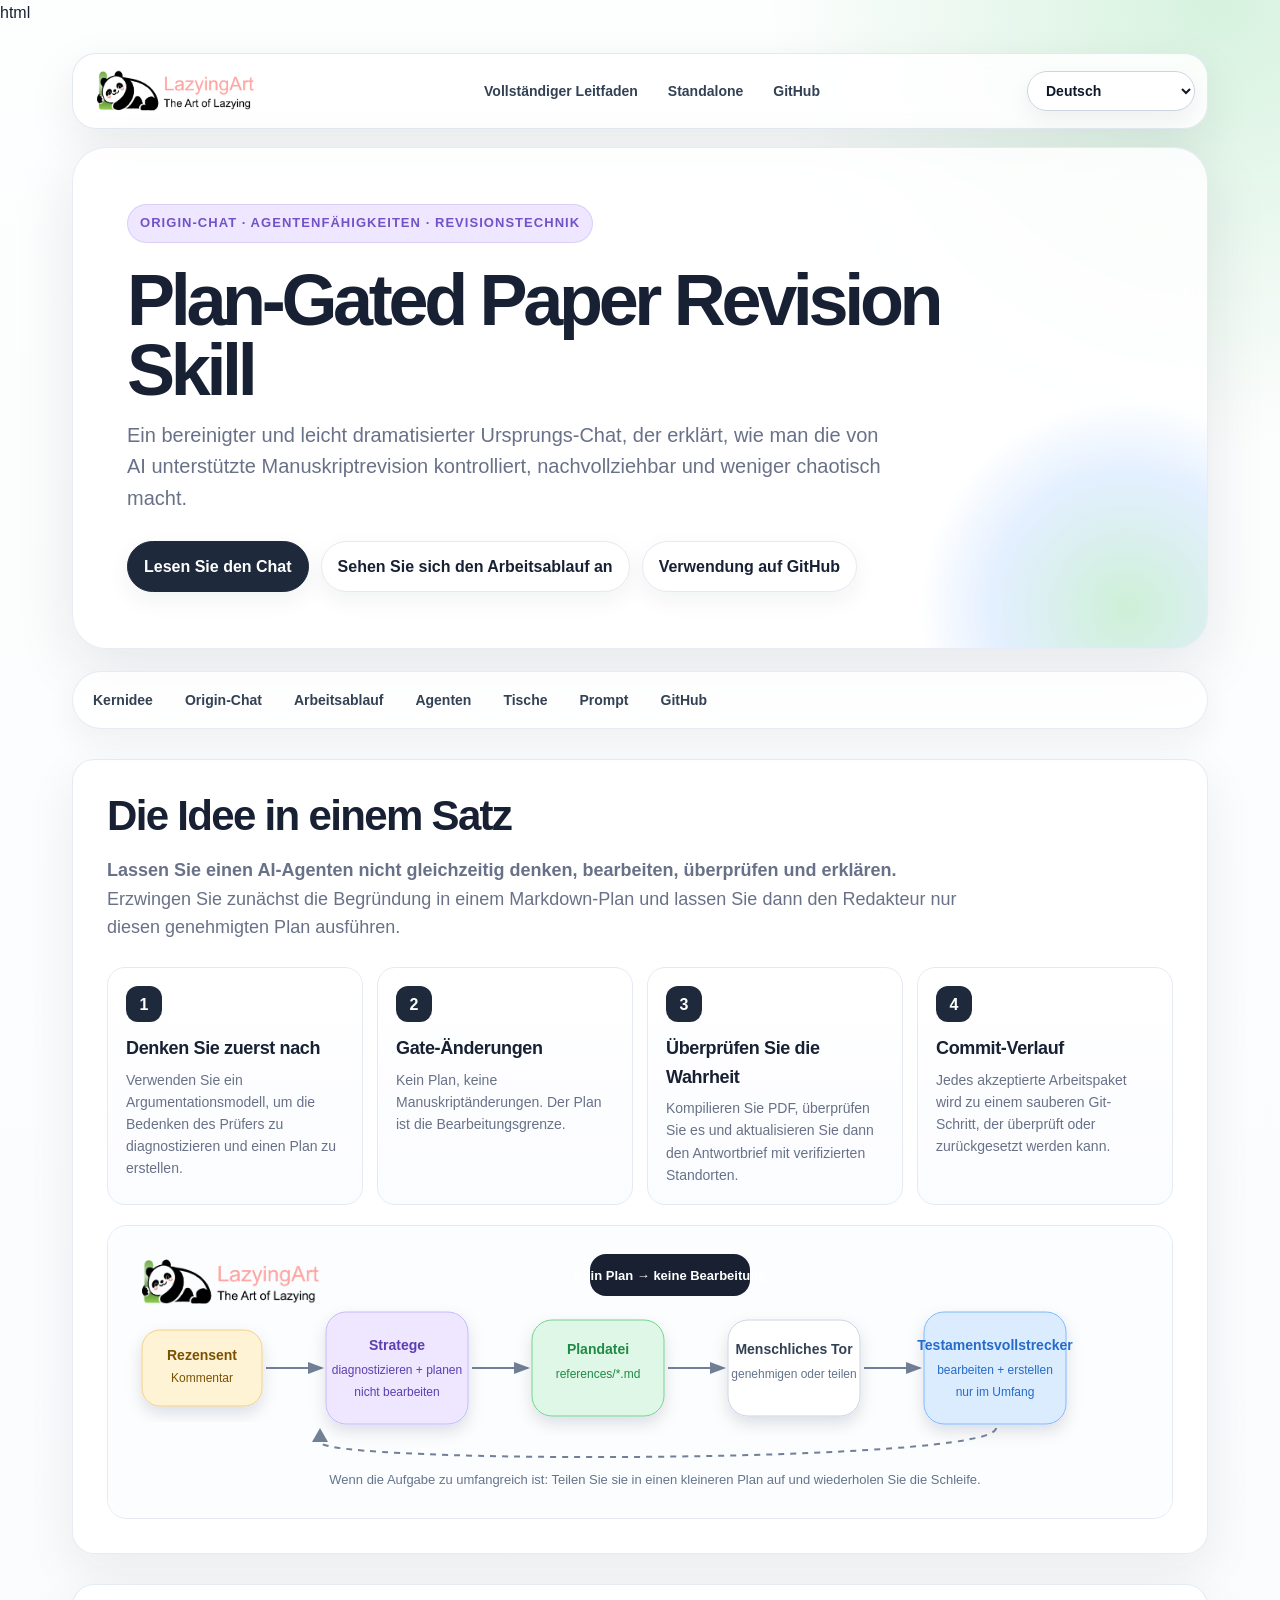
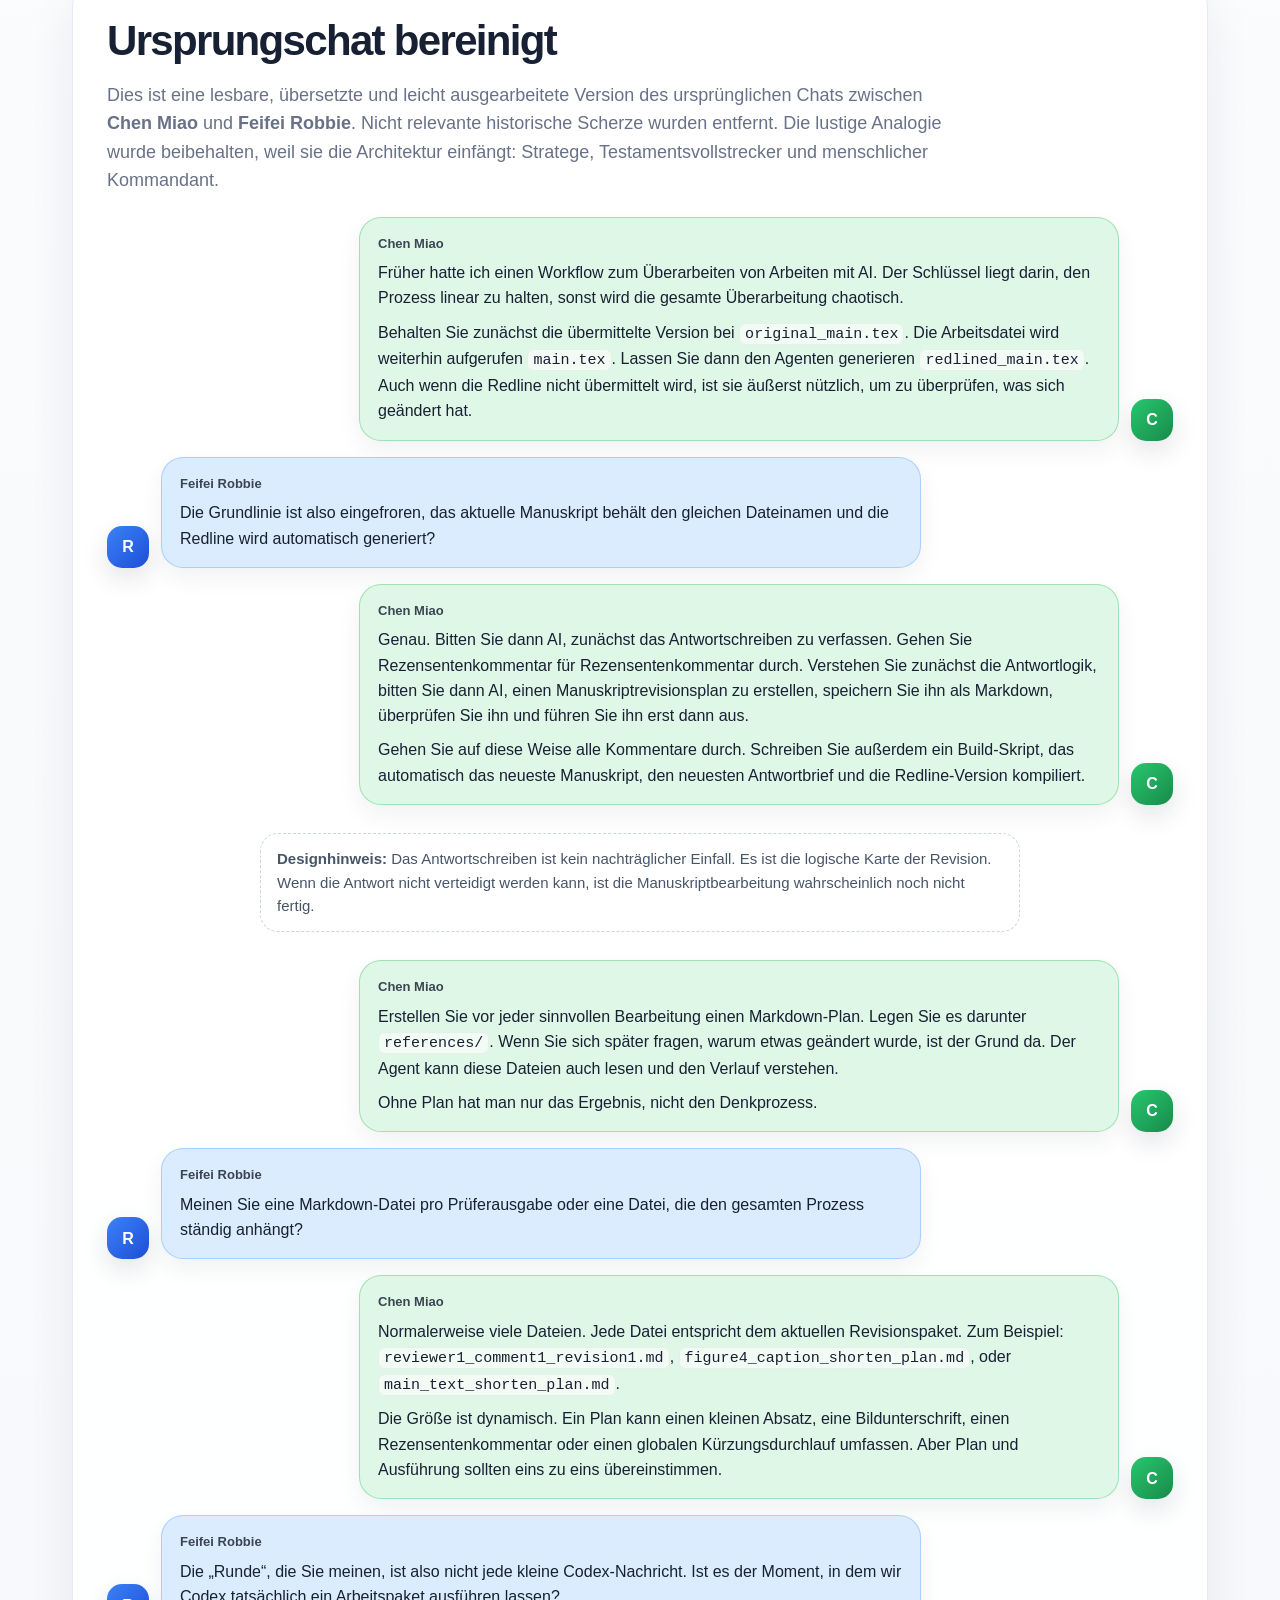
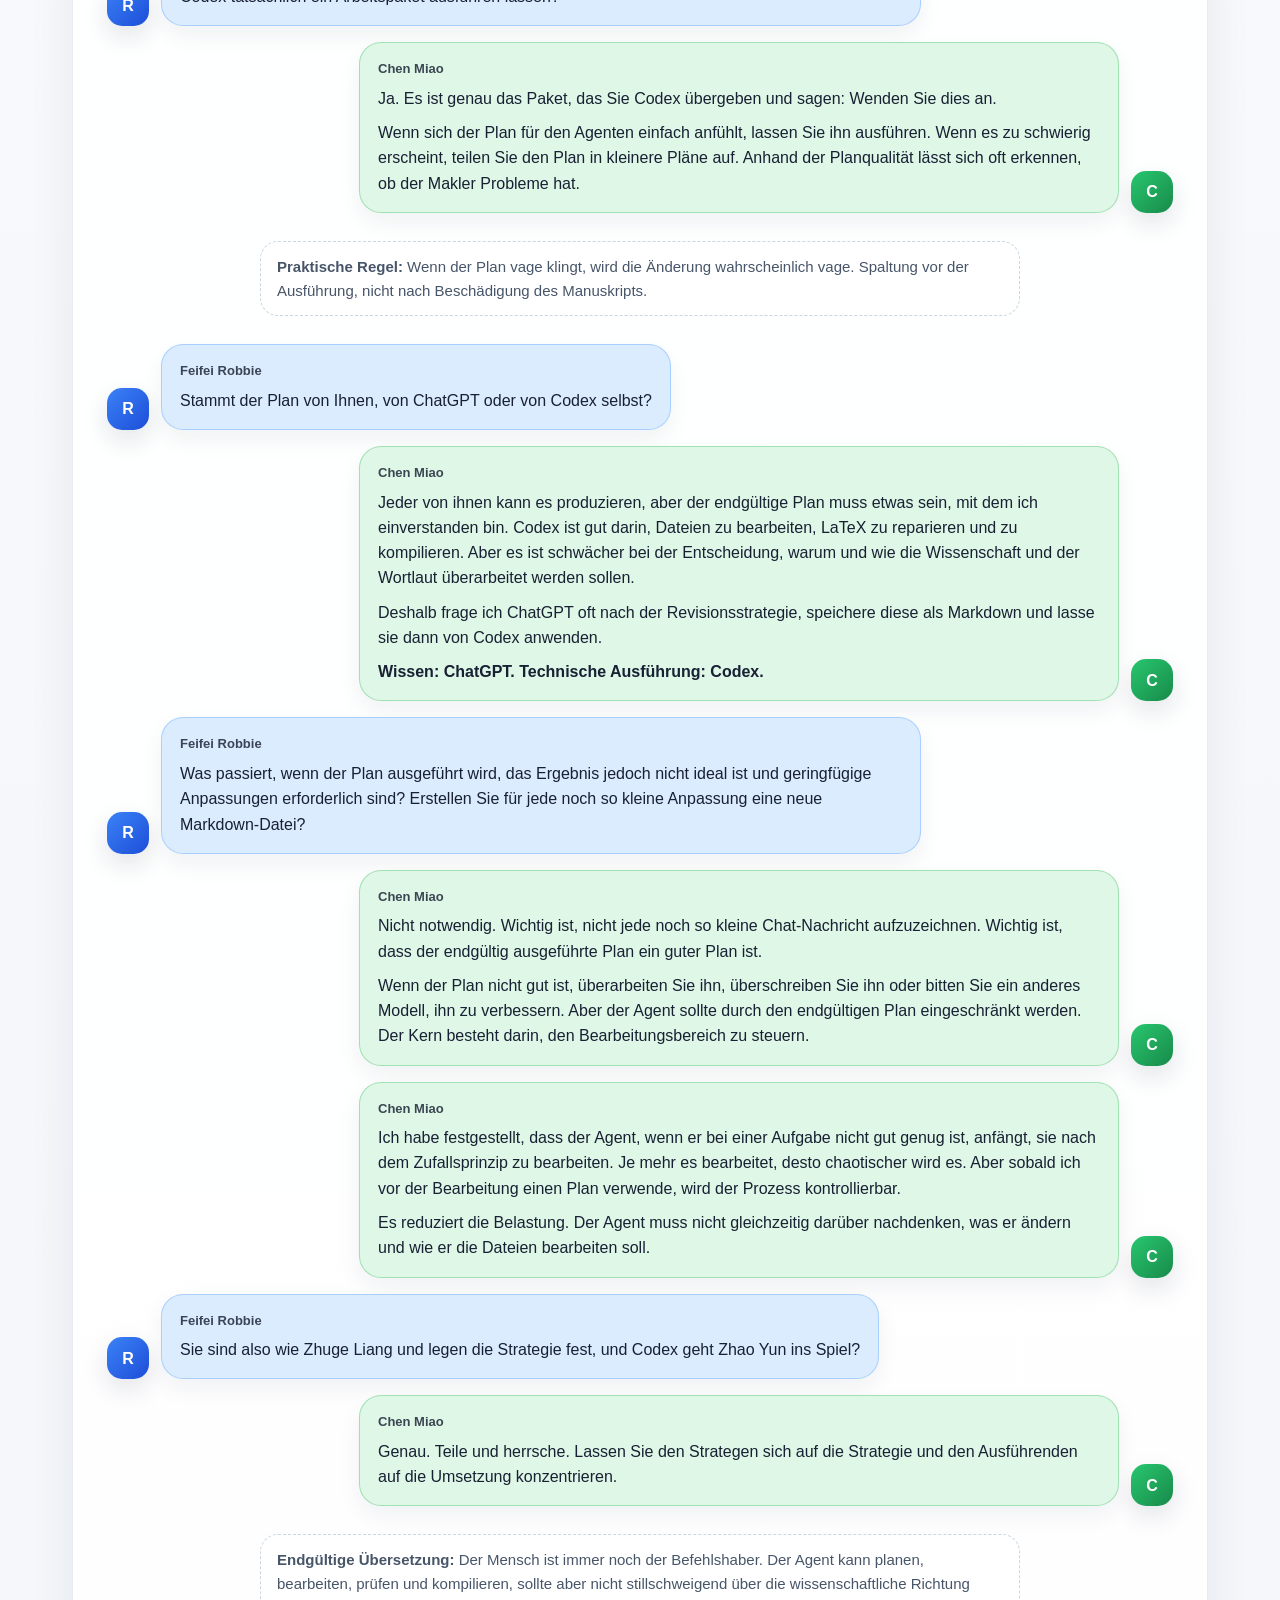
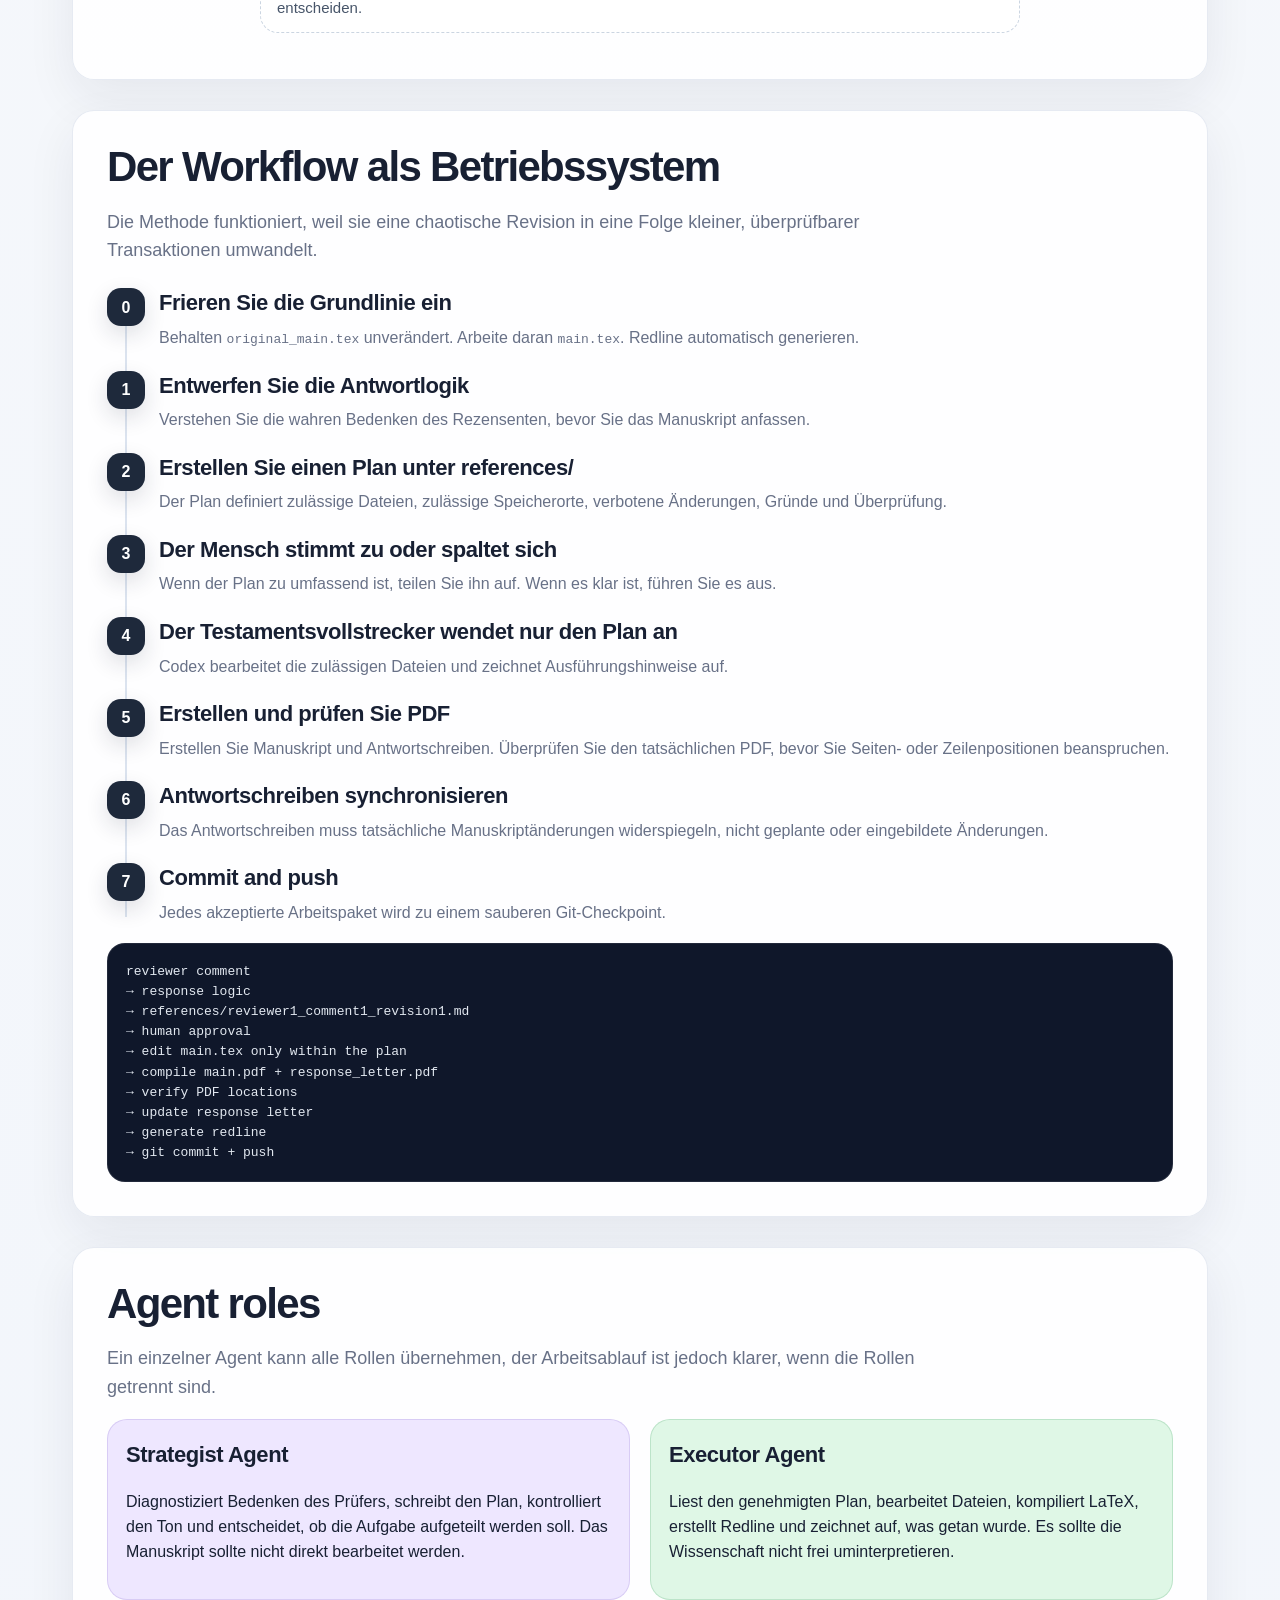
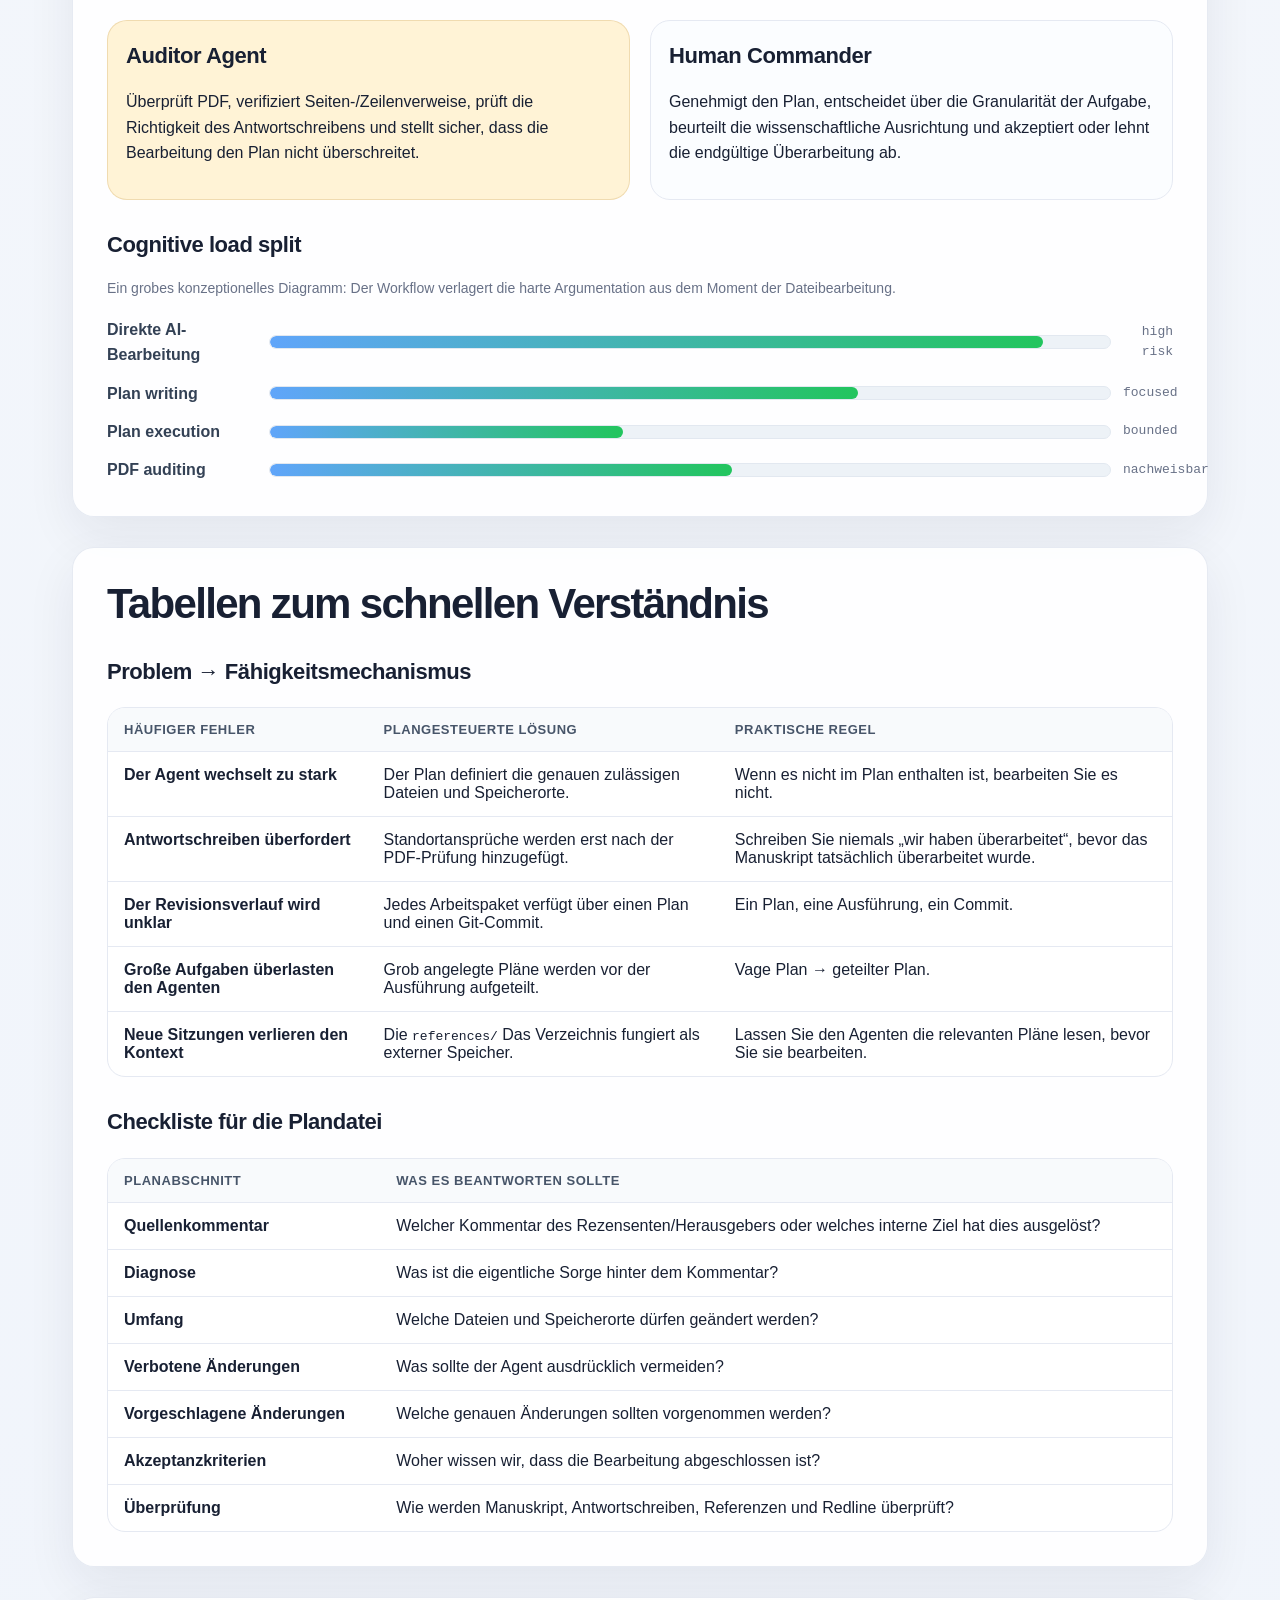
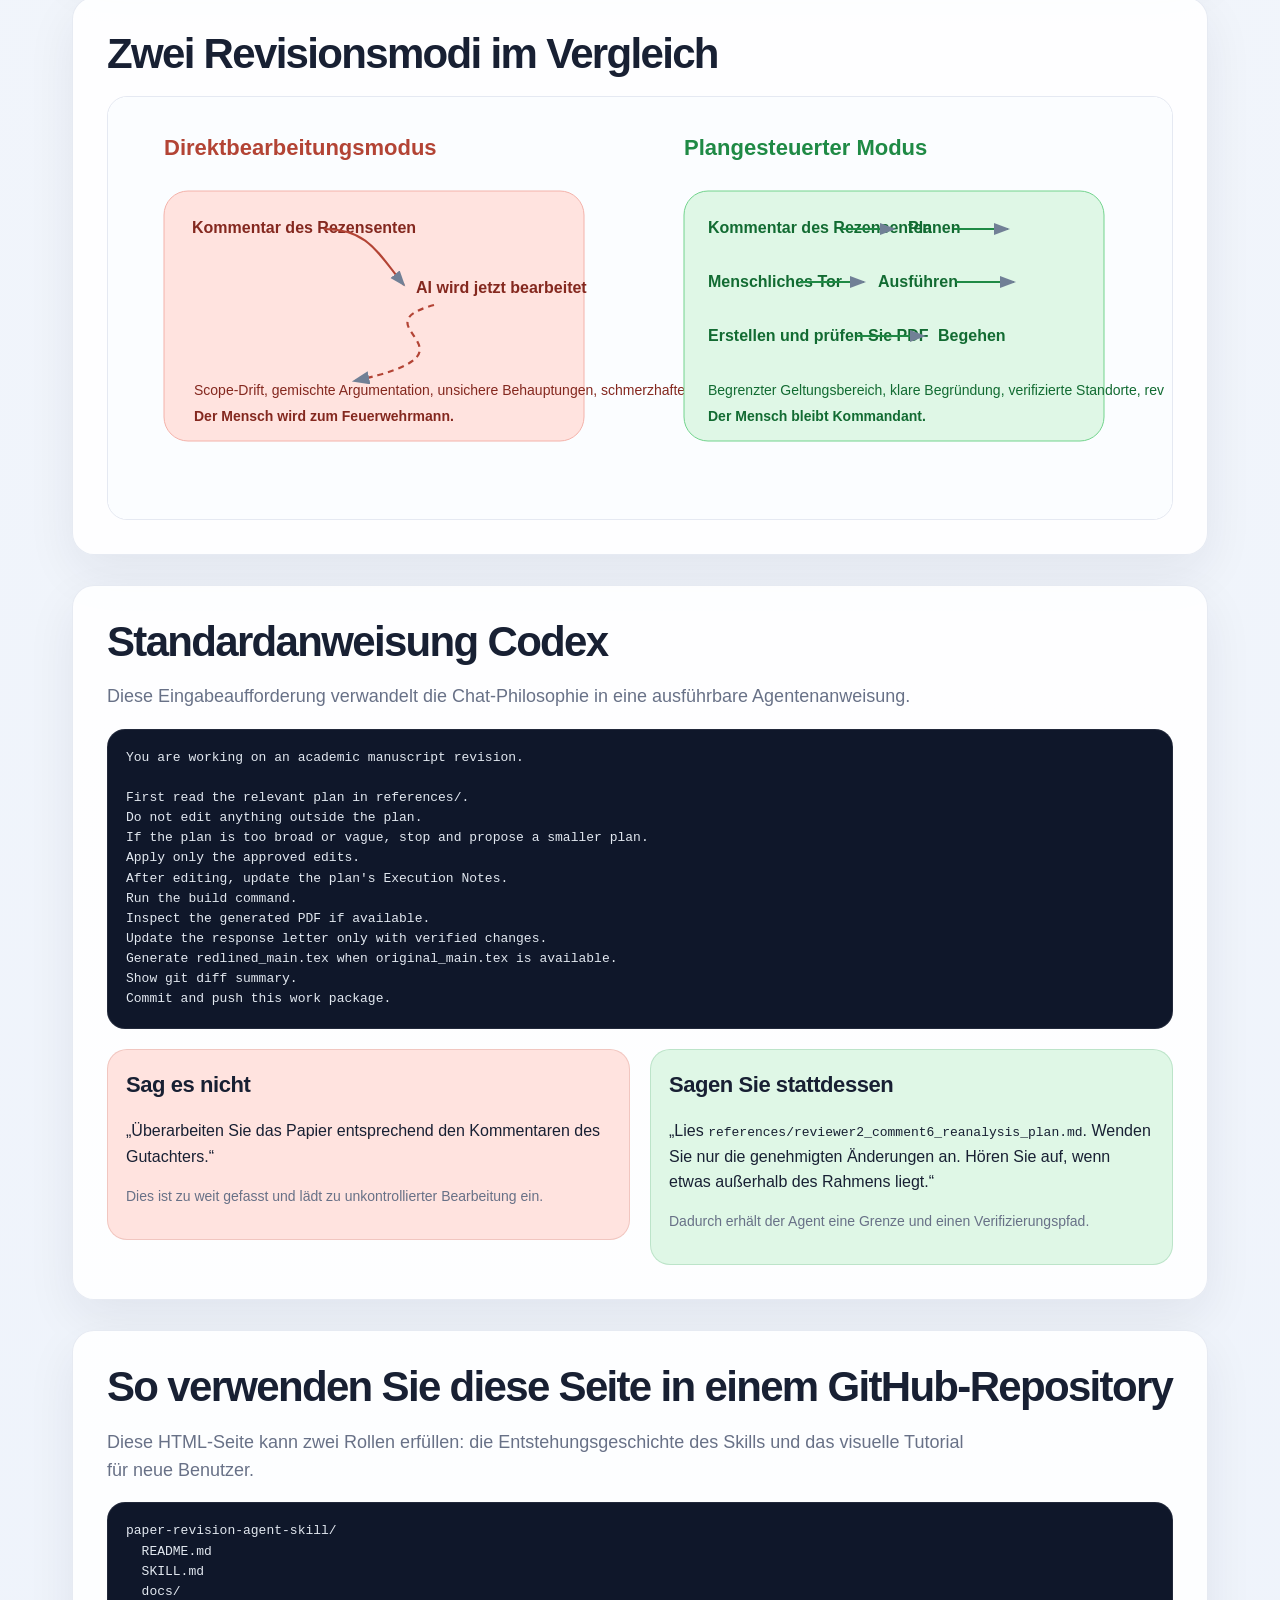
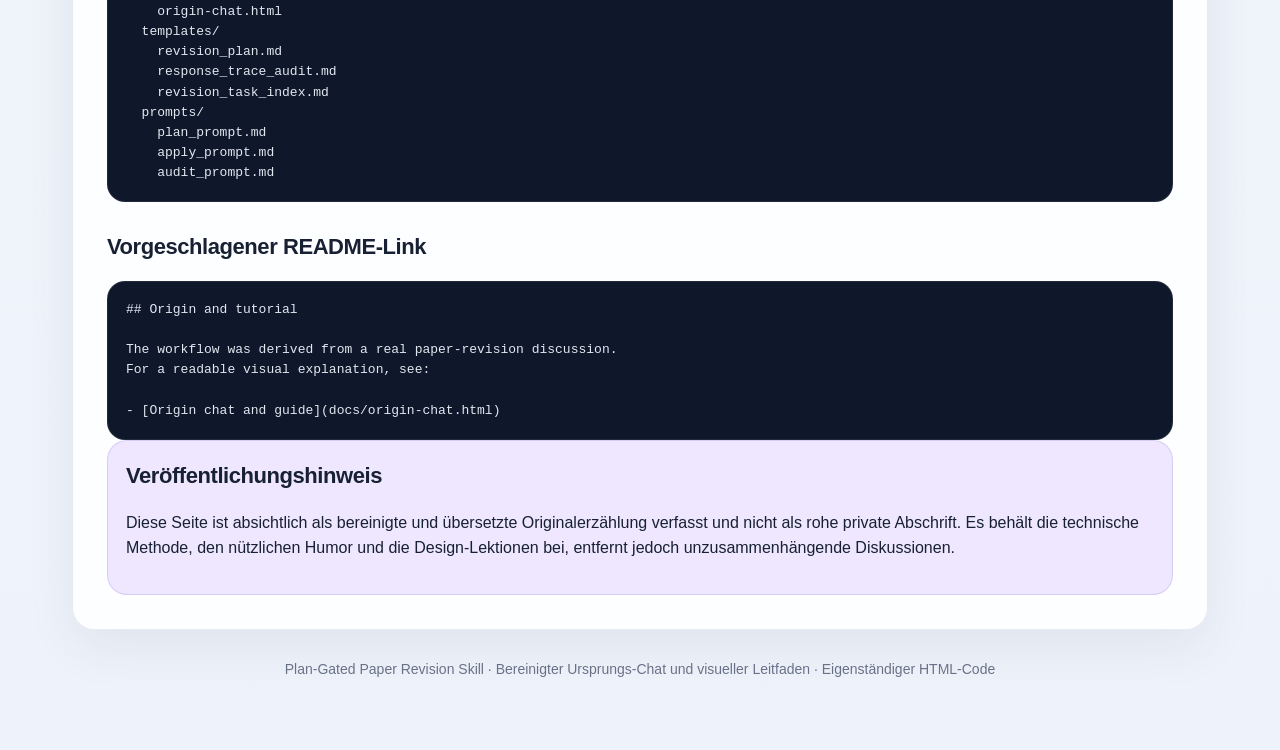
<file: docs/i18n/origin-chat.de.html>
html
<html lang="de">
<head>
<meta charset="utf-8"/>
<meta content="width=device-width, initial-scale=1" name="viewport"/>
<title>Paper Revision Skill — Deutsch</title>
<meta content="A cleaned, readable origin chat and practical guide for the Plan-Gated Paper Revision Skill." name="description"/>
<style>
    :root {
      --bg: #f6f8fb;
      --paper: #ffffff;
      --ink: #182033;
      --muted: #687187;
      --line: #e5e9f2;
      --blue: #dcecff;
      --blue-edge: #7fb8ff;
      --blue-strong: #246bca;
      --green: #dff7e6;
      --green-edge: #72d38d;
      --green-strong: #1f8a45;
      --purple: #eee7ff;
      --purple-strong: #7352c7;
      --amber: #fff3d6;
      --amber-strong: #ae7100;
      --red: #ffe3df;
      --red-strong: #b34435;
      --shadow: 0 18px 60px rgba(25, 33, 58, .10);
      --radius: 22px;
      --mono: ui-monospace, SFMono-Regular, Menlo, Monaco, Consolas, "Liberation Mono", monospace;
      --sans: -apple-system, BlinkMacSystemFont, "SF Pro Display", "SF Pro Text", Inter, Segoe UI, Roboto, Helvetica, Arial, sans-serif;
    }

    * { box-sizing: border-box; }
    html { scroll-behavior: smooth; }
    body {
      margin: 0;
      font-family: var(--sans);
      color: var(--ink);
      background:
        radial-gradient(circle at 8% -5%, rgba(127, 184, 255, .35), transparent 30rem),
        radial-gradient(circle at 95% 0%, rgba(114, 211, 141, .28), transparent 28rem),
        linear-gradient(180deg, #fdfefe 0%, var(--bg) 35%, #eef3fb 100%);
      line-height: 1.58;
    }

    a { color: var(--blue-strong); text-decoration: none; }
    a:hover { text-decoration: underline; }

    .page {
      max-width: 1180px;
      margin: 0 auto;
      padding: 28px 22px 70px;
    }

    .langbar {
      margin: 0 0 16px;
      display: flex;
      flex-wrap: wrap;
      gap: 7px;
      align-items: center;
    }
    .langbar a {
      display: inline-flex;
      align-items: center;
      min-height: 30px;
      padding: 6px 10px;
      border: 1px solid rgba(229,233,242,.95);
      border-radius: 999px;
      background: rgba(255,255,255,.72);
      box-shadow: 0 8px 22px rgba(25,33,58,.05);
      color: #334155;
      font-size: 13px;
      font-weight: 700;
      text-decoration: none;
    }
    .langbar a:hover,
    .langbar a.active {
      background: #1e293b;
      color: #fff;
      border-color: #1e293b;
    }

    .hero {
      position: relative;
      overflow: hidden;
      border: 1px solid rgba(229, 233, 242, .9);
      border-radius: 34px;
      background: rgba(255, 255, 255, .82);
      box-shadow: var(--shadow);
      padding: 56px 54px;
      backdrop-filter: blur(12px);
    }
    .hero:before {
      content: "";
      position: absolute;
      inset: auto -130px -170px auto;
      width: 420px;
      height: 420px;
      border-radius: 999px;
      background: radial-gradient(circle, rgba(114,211,141,.35), rgba(127,184,255,.22) 45%, transparent 70%);
      pointer-events: none;
    }
    .eyebrow {
      display: inline-flex;
      align-items: center;
      gap: 8px;
      font-size: 13px;
      letter-spacing: .08em;
      text-transform: uppercase;
      color: var(--purple-strong);
      background: var(--purple);
      border: 1px solid rgba(115,82,199,.16);
      border-radius: 999px;
      padding: 8px 12px;
      font-weight: 750;
    }
    h1 {
      margin: 22px 0 14px;
      font-size: clamp(38px, 6vw, 72px);
      line-height: .98;
      letter-spacing: -0.06em;
      max-width: 870px;
    }
    .subtitle {
      max-width: 770px;
      color: var(--muted);
      font-size: 20px;
      margin: 0;
    }
    .hero-actions {
      margin-top: 26px;
      display: flex;
      flex-wrap: wrap;
      gap: 12px;
    }
    .btn {
      display: inline-flex;
      align-items: center;
      justify-content: center;
      border-radius: 999px;
      padding: 12px 16px;
      font-weight: 740;
      border: 1px solid var(--line);
      background: white;
      color: var(--ink);
      box-shadow: 0 8px 24px rgba(25,33,58,.06);
    }
    .btn.primary {
      background: #1e293b;
      color: white;
      border-color: #1e293b;
    }

    .nav {
      position: sticky;
      top: 0;
      z-index: 4;
      margin: 22px 0;
      border: 1px solid rgba(229,233,242,.92);
      border-radius: 999px;
      background: rgba(255,255,255,.78);
      box-shadow: 0 12px 32px rgba(25,33,58,.06);
      backdrop-filter: blur(12px);
      padding: 8px;
      display: flex;
      gap: 8px;
      overflow-x: auto;
    }
    .nav a {
      white-space: nowrap;
      color: #334155;
      padding: 9px 12px;
      border-radius: 999px;
      font-weight: 650;
      font-size: 14px;
    }
    .nav a:hover {
      background: #f1f5f9;
      text-decoration: none;
    }

    section {
      margin-top: 30px;
      background: rgba(255,255,255,.88);
      border: 1px solid rgba(229,233,242,.95);
      border-radius: var(--radius);
      box-shadow: 0 18px 50px rgba(25,33,58,.07);
      padding: 34px;
    }
    section.flat { box-shadow: none; }
    h2 {
      margin: 0 0 14px;
      font-size: clamp(26px, 3.5vw, 42px);
      line-height: 1.05;
      letter-spacing: -0.04em;
    }
    h3 {
      margin: 28px 0 12px;
      font-size: 22px;
      letter-spacing: -0.02em;
    }
    .lead { color: var(--muted); font-size: 18px; max-width: 860px; }
    .small { color: var(--muted); font-size: 14px; }

    .cards {
      display: grid;
      grid-template-columns: repeat(4, 1fr);
      gap: 14px;
      margin-top: 26px;
    }
    .card {
      border: 1px solid var(--line);
      border-radius: 18px;
      padding: 18px;
      background: linear-gradient(180deg, #ffffff, #fbfcff);
      min-height: 150px;
    }
    .card .num {
      display: inline-grid;
      place-items: center;
      width: 36px;
      height: 36px;
      border-radius: 12px;
      color: white;
      background: #1e293b;
      font-weight: 800;
      margin-bottom: 12px;
    }
    .card h3 { margin: 0 0 6px; font-size: 18px; }
    .card p { margin: 0; color: var(--muted); font-size: 14px; }

    .diagram {
      overflow-x: auto;
      border: 1px solid var(--line);
      border-radius: 20px;
      background: #fbfdff;
      padding: 16px;
      margin-top: 20px;
    }
    svg text { font-family: var(--sans); }

    .chat-wrap {
      display: flex;
      flex-direction: column;
      gap: 16px;
      margin-top: 22px;
    }
    .msg-row {
      display: flex;
      align-items: flex-end;
      gap: 12px;
      max-width: 100%;
    }
    .msg-row.right { justify-content: flex-end; }
    .avatar {
      flex: 0 0 42px;
      width: 42px;
      height: 42px;
      border-radius: 15px;
      display: grid;
      place-items: center;
      color: white;
      font-weight: 850;
      box-shadow: 0 10px 26px rgba(25,33,58,.12);
    }
    .avatar.blue { background: linear-gradient(135deg, #3b82f6, #1d4ed8); }
    .avatar.green { background: linear-gradient(135deg, #28c76f, #188a4a); }
    .bubble {
      max-width: 760px;
      border-radius: 22px;
      padding: 16px 18px;
      border: 1px solid var(--line);
      box-shadow: 0 10px 25px rgba(25,33,58,.06);
      position: relative;
    }
    .bubble.blue {
      background: var(--blue);
      border-color: rgba(127,184,255,.55);
    }
    .bubble.green {
      background: var(--green);
      border-color: rgba(114,211,141,.58);
    }
    .bubble .name {
      font-size: 13px;
      font-weight: 820;
      margin-bottom: 6px;
      opacity: .82;
    }
    .bubble p { margin: 0 0 9px; }
    .bubble p:last-child { margin-bottom: 0; }
    .bubble ul { margin: 8px 0 0 20px; padding: 0; }
    .bubble code, .inline-code {
      font-family: var(--mono);
      font-size: .94em;
      background: rgba(255,255,255,.62);
      border: 1px solid rgba(0,0,0,.05);
      border-radius: 7px;
      padding: 1px 5px;
    }
    .aside-note {
      margin: 12px auto;
      max-width: 760px;
      background: #ffffff;
      border: 1px dashed #cbd5e1;
      color: #475569;
      border-radius: 18px;
      padding: 13px 16px;
      font-size: 15px;
    }

    .two-col {
      display: grid;
      grid-template-columns: 1fr 1fr;
      gap: 20px;
      align-items: start;
    }
    .callout {
      border-radius: 20px;
      border: 1px solid var(--line);
      padding: 18px;
      background: #fbfdff;
    }
    .callout h3 { margin-top: 0; }
    .callout.warning { background: var(--amber); border-color: rgba(174,113,0,.18); }
    .callout.success { background: var(--green); border-color: rgba(31,138,69,.18); }
    .callout.danger { background: var(--red); border-color: rgba(179,68,53,.18); }
    .callout.purple { background: var(--purple); border-color: rgba(115,82,199,.18); }

    table {
      width: 100%;
      border-collapse: separate;
      border-spacing: 0;
      overflow: hidden;
      border: 1px solid var(--line);
      border-radius: 18px;
      background: white;
      margin-top: 18px;
    }
    th, td {
      padding: 14px 16px;
      text-align: left;
      vertical-align: top;
      border-bottom: 1px solid var(--line);
    }
    th {
      background: #f8fafc;
      font-size: 13px;
      letter-spacing: .04em;
      text-transform: uppercase;
      color: #475569;
    }
    tr:last-child td { border-bottom: none; }
    td:first-child { font-weight: 720; }

    pre {
      margin: 16px 0 0;
      padding: 18px;
      border-radius: 18px;
      background: #0f172a;
      color: #e2e8f0;
      overflow-x: auto;
      font-family: var(--mono);
      font-size: 13px;
      line-height: 1.55;
      border: 1px solid rgba(255,255,255,.08);
    }

    .bars { display: grid; gap: 13px; margin-top: 18px; }
    .bar-line { display: grid; grid-template-columns: 150px 1fr 50px; gap: 12px; align-items: center; }
    .bar-label { color: #334155; font-weight: 700; }
    .bar-track { height: 14px; border-radius: 999px; background: #edf2f7; overflow: hidden; border: 1px solid #e2e8f0; }
    .bar-fill { height: 100%; border-radius: 999px; background: linear-gradient(90deg, #60a5fa, #22c55e); }
    .bar-value { text-align: right; color: var(--muted); font-family: var(--mono); font-size: 13px; }

    .timeline { margin-top: 22px; position: relative; }
    .timeline:before {
      content: "";
      position: absolute;
      left: 18px;
      top: 8px;
      bottom: 8px;
      width: 2px;
      background: #dbe3ef;
    }
    .tl-item {
      position: relative;
      padding-left: 52px;
      margin: 18px 0;
    }
    .tl-dot {
      position: absolute;
      left: 0;
      top: 2px;
      width: 38px;
      height: 38px;
      border-radius: 14px;
      display: grid;
      place-items: center;
      background: #1e293b;
      color: white;
      font-weight: 850;
      box-shadow: 0 8px 22px rgba(25,33,58,.14);
    }
    .tl-item h3 { margin: 0 0 4px; }
    .tl-item p { margin: 0; color: var(--muted); }

    .footer {
      margin: 28px 0 0;
      text-align: center;
      color: var(--muted);
      font-size: 14px;
    }

    @media (max-width: 880px) {
      .hero { padding: 38px 26px; }
      .cards, .two-col { grid-template-columns: 1fr; }
      section { padding: 24px; }
      .bubble { max-width: calc(100vw - 110px); }
      .bar-line { grid-template-columns: 1fr; gap: 6px; }
      .bar-value { text-align: left; }
    }

    @media print {
      body { background: white; }
      .site-header, .langbar, .nav, .hero-actions { display: none; }
      section, .hero { box-shadow: none; break-inside: avoid; }
      .bubble { box-shadow: none; }
    }
  </style>
<link href="../site.css" rel="stylesheet"/>
<link href="style.css" rel="stylesheet"/>
<script defer="" src="../site.js"></script>
</head>
<body>
<main class="page">
<header aria-label="Site navigation" class="site-header">
<a class="site-brand" href="../index.html">Paper Revision Skill</a>
<nav aria-label="Primary navigation" class="site-nav">
<a href="../origin-chat.html">Vollständiger Leitfaden</a>
<a href="../origin-chat-downloaded-package.html">Standalone</a>
<a href="https://github.com/lachlanchen/paper-revision-skill">GitHub</a>
</nav>
<div class="language-menu">
<label class="sr-only" for="language-select">Sprache wählen</label>
<select aria-label="Choose language" data-language-select="" id="language-select">
<option value="../origin-chat.html">English</option>
<option value="origin-chat.ar.html">العربية</option>
<option value="origin-chat.es.html">Español</option>
<option value="origin-chat.fr.html">Français</option>
<option value="origin-chat.ja.html">日本語</option>
<option value="origin-chat.ko.html">한국어</option>
<option value="origin-chat.vi.html">Tiếng Việt</option>
<option value="origin-chat.zh-Hans.html">中文 (简体)</option>
<option value="origin-chat.zh-Hant.html">中文（繁體）</option>
<option selected="" value="origin-chat.de.html">Deutsch</option>
<option value="origin-chat.ru.html">Русский</option>
</select>
</div>
</header>
<header class="hero">
<span class="eyebrow">Origin-Chat · Agentenfähigkeiten · Revisionstechnik</span>
<h1>Plan-Gated Paper Revision Skill</h1>
<p class="subtitle">Ein bereinigter und leicht dramatisierter Ursprungs-Chat, der erklärt, wie man die von AI unterstützte Manuskriptrevision kontrolliert, nachvollziehbar und weniger chaotisch macht.</p>
<div class="hero-actions">
<a class="btn primary" href="#chat">Lesen Sie den Chat</a>
<a class="btn" href="#workflow">Sehen Sie sich den Arbeitsablauf an</a>
<a class="btn" href="#github">Verwendung auf GitHub</a>
</div>
</header>
<nav aria-label="Table of contents" class="nav">
<a href="#idea">Kernidee</a>
<a href="#chat">Origin-Chat</a>
<a href="#workflow">Arbeitsablauf</a>
<a href="#roles">Agenten</a>
<a href="#tables">Tische</a>
<a href="#prompt">Prompt</a>
<a href="#github">GitHub</a>
</nav>
<section id="idea">
<h2>Die Idee in einem Satz</h2>
<p class="lead"><strong>Lassen Sie einen AI-Agenten nicht gleichzeitig denken, bearbeiten, überprüfen und erklären.</strong> Erzwingen Sie zunächst die Begründung in einem Markdown-Plan und lassen Sie dann den Redakteur nur diesen genehmigten Plan ausführen.</p>
<div class="cards">
<article class="card">
<div class="num">1</div>
<h3>Denken Sie zuerst nach</h3>
<p>Verwenden Sie ein Argumentationsmodell, um die Bedenken des Prüfers zu diagnostizieren und einen Plan zu erstellen.</p>
</article>
<article class="card">
<div class="num">2</div>
<h3>Gate-Änderungen</h3>
<p>Kein Plan, keine Manuskriptänderungen. Der Plan ist die Bearbeitungsgrenze.</p>
</article>
<article class="card">
<div class="num">3</div>
<h3>Überprüfen Sie die Wahrheit</h3>
<p>Kompilieren Sie PDF, überprüfen Sie es und aktualisieren Sie dann den Antwortbrief mit verifizierten Standorten.</p>
</article>
<article class="card">
<div class="num">4</div>
<h3>Commit-Verlauf</h3>
<p>Jedes akzeptierte Arbeitspaket wird zu einem sauberen Git-Schritt, der überprüft oder zurückgesetzt werden kann.</p>
</article>
</div>
<div aria-label="Plan gated workflow diagram" class="diagram">
<svg aria-label="Reviewer comment goes to strategist, plan, human approval, executor, build, auditor, response letter and git." height="260" role="img" viewBox="0 0 1040 260" width="1040">
<defs>
<marker id="arrow" markerHeight="10" markerUnits="strokeWidth" markerWidth="10" orient="auto" refX="7" refY="3">
<path d="M0,0 L0,6 L8,3 z" fill="#718096"></path>
</marker>
<filter height="140%" id="softShadow" width="140%" x="-20%" y="-20%">
<feDropShadow dx="0" dy="7" flood-color="#19213a" flood-opacity="0.12" stdDeviation="8"></feDropShadow>
</filter>
</defs>
<a aria-label="LazyingArt" href="https://lazying.art" rel="noopener" target="_blank">
<image height="56" href="../assets/lazyingart-logo.png" preserveAspectRatio="xMinYMid meet" width="190" x="18" y="12"/>
</a>
<rect fill="#fff3d6" filter="url(#softShadow)" height="76" rx="18" stroke="#f3d084" width="120" x="18" y="88"></rect>
<text fill="#7a5200" font-size="14" font-weight="800" text-anchor="middle" x="78" y="118">Rezensent</text>
<text fill="#7a5200" font-size="12" text-anchor="middle" x="78" y="140">Kommentar</text>
<path d="M142 126 C168 126 174 126 198 126" fill="none" marker-end="url(#arrow)" stroke="#718096" stroke-width="2"></path>
<rect fill="#eee7ff" filter="url(#softShadow)" height="112" rx="20" stroke="#c7b8ff" width="142" x="202" y="70"></rect>
<text fill="#5d3eb2" font-size="14" font-weight="800" text-anchor="middle" x="273" y="108">Stratege</text>
<text fill="#5d3eb2" font-size="12" text-anchor="middle" x="273" y="132">diagnostizieren + planen</text>
<text fill="#5d3eb2" font-size="12" text-anchor="middle" x="273" y="154">nicht bearbeiten</text>
<path d="M348 126 C374 126 380 126 404 126" fill="none" marker-end="url(#arrow)" stroke="#718096" stroke-width="2"></path>
<rect fill="#dff7e6" filter="url(#softShadow)" height="96" rx="20" stroke="#72d38d" width="132" x="408" y="78"></rect>
<text fill="#1f8a45" font-size="14" font-weight="800" text-anchor="middle" x="474" y="112">Plandatei</text>
<text fill="#1f8a45" font-size="12" text-anchor="middle" x="474" y="136">references/*.md</text>
<path d="M544 126 C570 126 576 126 600 126" fill="none" marker-end="url(#arrow)" stroke="#718096" stroke-width="2"></path>
<rect fill="#ffffff" filter="url(#softShadow)" height="96" rx="20" stroke="#cbd5e1" width="132" x="604" y="78"></rect>
<text fill="#334155" font-size="14" font-weight="800" text-anchor="middle" x="670" y="112">Menschliches Tor</text>
<text fill="#64748b" font-size="12" text-anchor="middle" x="670" y="136">genehmigen oder teilen</text>
<path d="M740 126 C766 126 772 126 796 126" fill="none" marker-end="url(#arrow)" stroke="#718096" stroke-width="2"></path>
<rect fill="#dcecff" filter="url(#softShadow)" height="112" rx="20" stroke="#7fb8ff" width="142" x="800" y="70"></rect>
<text fill="#246bca" font-size="14" font-weight="800" text-anchor="middle" x="871" y="108">Testamentsvollstrecker</text>
<text fill="#246bca" font-size="12" text-anchor="middle" x="871" y="132">bearbeiten + erstellen</text>
<text fill="#246bca" font-size="12" text-anchor="middle" x="871" y="154">nur im Umfang</text>
<path d="M872 186 C872 222 196 222 196 200" fill="none" stroke="#718096" stroke-dasharray="6 6" stroke-width="2"></path>
<path d="M196 186 L188 200 L204 200 Z" fill="#718096"></path>
<text fill="#64748b" font-size="13" text-anchor="middle" x="531" y="242">Wenn die Aufgabe zu umfangreich ist: Teilen Sie sie in einen kleineren Plan auf und wiederholen Sie die Schleife.</text>
<rect fill="#0f172a" height="42" opacity=".96" rx="16" width="160" x="466" y="12"></rect>
<text fill="#fff" font-size="13" font-weight="800" text-anchor="middle" x="546" y="38">Kein Plan → keine Bearbeitung</text>
</svg>
</div>
</section>
<section id="chat">
<h2>Ursprungschat bereinigt</h2>
<p class="lead">Dies ist eine lesbare, übersetzte und leicht ausgearbeitete Version des ursprünglichen Chats zwischen <strong>Chen Miao</strong> und <strong>Feifei Robbie</strong>. Nicht relevante historische Scherze wurden entfernt. Die lustige Analogie wurde beibehalten, weil sie die Architektur einfängt: Stratege, Testamentsvollstrecker und menschlicher Kommandant.</p>
<div class="chat-wrap">
<div class="msg-row right">
<div class="bubble green">
<div class="name">Chen Miao</div>
<p>Früher hatte ich einen Workflow zum Überarbeiten von Arbeiten mit AI. Der Schlüssel liegt darin, den Prozess linear zu halten, sonst wird die gesamte Überarbeitung chaotisch.</p>
<p>Behalten Sie zunächst die übermittelte Version bei <code>original_main.tex</code>. Die Arbeitsdatei wird weiterhin aufgerufen <code>main.tex</code>. Lassen Sie dann den Agenten generieren <code>redlined_main.tex</code>. Auch wenn die Redline nicht übermittelt wird, ist sie äußerst nützlich, um zu überprüfen, was sich geändert hat.</p>
</div>
<div class="avatar green">C</div>
</div>
<div class="msg-row">
<div class="avatar blue">R</div>
<div class="bubble blue">
<div class="name">Feifei Robbie</div>
<p>Die Grundlinie ist also eingefroren, das aktuelle Manuskript behält den gleichen Dateinamen und die Redline wird automatisch generiert?</p>
</div>
</div>
<div class="msg-row right">
<div class="bubble green">
<div class="name">Chen Miao</div>
<p>Genau. Bitten Sie dann AI, zunächst das Antwortschreiben zu verfassen. Gehen Sie Rezensentenkommentar für Rezensentenkommentar durch. Verstehen Sie zunächst die Antwortlogik, bitten Sie dann AI, einen Manuskriptrevisionsplan zu erstellen, speichern Sie ihn als Markdown, überprüfen Sie ihn und führen Sie ihn erst dann aus.</p>
<p>Gehen Sie auf diese Weise alle Kommentare durch. Schreiben Sie außerdem ein Build-Skript, das automatisch das neueste Manuskript, den neuesten Antwortbrief und die Redline-Version kompiliert.</p>
</div>
<div class="avatar green">C</div>
</div>
<div class="aside-note"><strong>Designhinweis:</strong> Das Antwortschreiben ist kein nachträglicher Einfall. Es ist die logische Karte der Revision. Wenn die Antwort nicht verteidigt werden kann, ist die Manuskriptbearbeitung wahrscheinlich noch nicht fertig.</div>
<div class="msg-row right">
<div class="bubble green">
<div class="name">Chen Miao</div>
<p>Erstellen Sie vor jeder sinnvollen Bearbeitung einen Markdown-Plan. Legen Sie es darunter <code>references/</code>. Wenn Sie sich später fragen, warum etwas geändert wurde, ist der Grund da. Der Agent kann diese Dateien auch lesen und den Verlauf verstehen.</p>
<p>Ohne Plan hat man nur das Ergebnis, nicht den Denkprozess.</p>
</div>
<div class="avatar green">C</div>
</div>
<div class="msg-row">
<div class="avatar blue">R</div>
<div class="bubble blue">
<div class="name">Feifei Robbie</div>
<p>Meinen Sie eine Markdown-Datei pro Prüferausgabe oder eine Datei, die den gesamten Prozess ständig anhängt?</p>
</div>
</div>
<div class="msg-row right">
<div class="bubble green">
<div class="name">Chen Miao</div>
<p>Normalerweise viele Dateien. Jede Datei entspricht dem aktuellen Revisionspaket. Zum Beispiel: <code>reviewer1_comment1_revision1.md</code>, <code>figure4_caption_shorten_plan.md</code>, oder <code>main_text_shorten_plan.md</code>.</p>
<p>Die Größe ist dynamisch. Ein Plan kann einen kleinen Absatz, eine Bildunterschrift, einen Rezensentenkommentar oder einen globalen Kürzungsdurchlauf umfassen. Aber Plan und Ausführung sollten eins zu eins übereinstimmen.</p>
</div>
<div class="avatar green">C</div>
</div>
<div class="msg-row">
<div class="avatar blue">R</div>
<div class="bubble blue">
<div class="name">Feifei Robbie</div>
<p>Die „Runde“, die Sie meinen, ist also nicht jede kleine Codex-Nachricht. Ist es der Moment, in dem wir Codex tatsächlich ein Arbeitspaket ausführen lassen?</p>
</div>
</div>
<div class="msg-row right">
<div class="bubble green">
<div class="name">Chen Miao</div>
<p>Ja. Es ist genau das Paket, das Sie Codex übergeben und sagen: Wenden Sie dies an.</p>
<p>Wenn sich der Plan für den Agenten einfach anfühlt, lassen Sie ihn ausführen. Wenn es zu schwierig erscheint, teilen Sie den Plan in kleinere Pläne auf. Anhand der Planqualität lässt sich oft erkennen, ob der Makler Probleme hat.</p>
</div>
<div class="avatar green">C</div>
</div>
<div class="aside-note"><strong>Praktische Regel:</strong> Wenn der Plan vage klingt, wird die Änderung wahrscheinlich vage. Spaltung vor der Ausführung, nicht nach Beschädigung des Manuskripts.</div>
<div class="msg-row">
<div class="avatar blue">R</div>
<div class="bubble blue">
<div class="name">Feifei Robbie</div>
<p>Stammt der Plan von Ihnen, von ChatGPT oder von Codex selbst?</p>
</div>
</div>
<div class="msg-row right">
<div class="bubble green">
<div class="name">Chen Miao</div>
<p>Jeder von ihnen kann es produzieren, aber der endgültige Plan muss etwas sein, mit dem ich einverstanden bin. Codex ist gut darin, Dateien zu bearbeiten, LaTeX zu reparieren und zu kompilieren. Aber es ist schwächer bei der Entscheidung, warum und wie die Wissenschaft und der Wortlaut überarbeitet werden sollen.</p>
<p>Deshalb frage ich ChatGPT oft nach der Revisionsstrategie, speichere diese als Markdown und lasse sie dann von Codex anwenden.</p>
<p><strong>Wissen: ChatGPT. Technische Ausführung: Codex.</strong></p>
</div>
<div class="avatar green">C</div>
</div>
<div class="msg-row">
<div class="avatar blue">R</div>
<div class="bubble blue">
<div class="name">Feifei Robbie</div>
<p>Was passiert, wenn der Plan ausgeführt wird, das Ergebnis jedoch nicht ideal ist und geringfügige Anpassungen erforderlich sind? Erstellen Sie für jede noch so kleine Anpassung eine neue Markdown-Datei?</p>
</div>
</div>
<div class="msg-row right">
<div class="bubble green">
<div class="name">Chen Miao</div>
<p>Nicht notwendig. Wichtig ist, nicht jede noch so kleine Chat-Nachricht aufzuzeichnen. Wichtig ist, dass der endgültig ausgeführte Plan ein guter Plan ist.</p>
<p>Wenn der Plan nicht gut ist, überarbeiten Sie ihn, überschreiben Sie ihn oder bitten Sie ein anderes Modell, ihn zu verbessern. Aber der Agent sollte durch den endgültigen Plan eingeschränkt werden. Der Kern besteht darin, den Bearbeitungsbereich zu steuern.</p>
</div>
<div class="avatar green">C</div>
</div>
<div class="msg-row right">
<div class="bubble green">
<div class="name">Chen Miao</div>
<p>Ich habe festgestellt, dass der Agent, wenn er bei einer Aufgabe nicht gut genug ist, anfängt, sie nach dem Zufallsprinzip zu bearbeiten. Je mehr es bearbeitet, desto chaotischer wird es. Aber sobald ich vor der Bearbeitung einen Plan verwende, wird der Prozess kontrollierbar.</p>
<p>Es reduziert die Belastung. Der Agent muss nicht gleichzeitig darüber nachdenken, was er ändern und wie er die Dateien bearbeiten soll.</p>
</div>
<div class="avatar green">C</div>
</div>
<div class="msg-row">
<div class="avatar blue">R</div>
<div class="bubble blue">
<div class="name">Feifei Robbie</div>
<p>Sie sind also wie Zhuge Liang und legen die Strategie fest, und Codex geht Zhao Yun ins Spiel?</p>
</div>
</div>
<div class="msg-row right">
<div class="bubble green">
<div class="name">Chen Miao</div>
<p>Genau. Teile und herrsche. Lassen Sie den Strategen sich auf die Strategie und den Ausführenden auf die Umsetzung konzentrieren.</p>
</div>
<div class="avatar green">C</div>
</div>
<div class="aside-note"><strong>Endgültige Übersetzung:</strong> Der Mensch ist immer noch der Befehlshaber. Der Agent kann planen, bearbeiten, prüfen und kompilieren, sollte aber nicht stillschweigend über die wissenschaftliche Richtung entscheiden.</div>
</div>
</section>
<section id="workflow">
<h2>Der Workflow als Betriebssystem</h2>
<p class="lead">Die Methode funktioniert, weil sie eine chaotische Revision in eine Folge kleiner, überprüfbarer Transaktionen umwandelt.</p>
<div class="timeline">
<div class="tl-item">
<div class="tl-dot">0</div>
<h3>Frieren Sie die Grundlinie ein</h3>
<p>Behalten <code>original_main.tex</code> unverändert. Arbeite daran <code>main.tex</code>. Redline automatisch generieren.</p>
</div>
<div class="tl-item">
<div class="tl-dot">1</div>
<h3>Entwerfen Sie die Antwortlogik</h3>
<p>Verstehen Sie die wahren Bedenken des Rezensenten, bevor Sie das Manuskript anfassen.</p>
</div>
<div class="tl-item">
<div class="tl-dot">2</div>
<h3>Erstellen Sie einen Plan unter references/</h3>
<p>Der Plan definiert zulässige Dateien, zulässige Speicherorte, verbotene Änderungen, Gründe und Überprüfung.</p>
</div>
<div class="tl-item">
<div class="tl-dot">3</div>
<h3>Der Mensch stimmt zu oder spaltet sich</h3>
<p>Wenn der Plan zu umfassend ist, teilen Sie ihn auf. Wenn es klar ist, führen Sie es aus.</p>
</div>
<div class="tl-item">
<div class="tl-dot">4</div>
<h3>Der Testamentsvollstrecker wendet nur den Plan an</h3>
<p>Codex bearbeitet die zulässigen Dateien und zeichnet Ausführungshinweise auf.</p>
</div>
<div class="tl-item">
<div class="tl-dot">5</div>
<h3>Erstellen und prüfen Sie PDF</h3>
<p>Erstellen Sie Manuskript und Antwortschreiben. Überprüfen Sie den tatsächlichen PDF, bevor Sie Seiten- oder Zeilenpositionen beanspruchen.</p>
</div>
<div class="tl-item">
<div class="tl-dot">6</div>
<h3>Antwortschreiben synchronisieren</h3>
<p>Das Antwortschreiben muss tatsächliche Manuskriptänderungen widerspiegeln, nicht geplante oder eingebildete Änderungen.</p>
</div>
<div class="tl-item">
<div class="tl-dot">7</div>
<h3>Commit and push</h3>
<p>Jedes akzeptierte Arbeitspaket wird zu einem sauberen Git-Checkpoint.</p>
</div>
</div>
<pre><code>reviewer comment
→ response logic
→ references/reviewer1_comment1_revision1.md
→ human approval
→ edit main.tex only within the plan
→ compile main.pdf + response_letter.pdf
→ verify PDF locations
→ update response letter
→ generate redline
→ git commit + push</code></pre>
</section>
<section id="roles">
<h2>Agent roles</h2>
<p class="lead">Ein einzelner Agent kann alle Rollen übernehmen, der Arbeitsablauf ist jedoch klarer, wenn die Rollen getrennt sind.</p>
<div class="two-col">
<div class="callout purple">
<h3>Strategist Agent</h3>
<p>Diagnostiziert Bedenken des Prüfers, schreibt den Plan, kontrolliert den Ton und entscheidet, ob die Aufgabe aufgeteilt werden soll. Das Manuskript sollte nicht direkt bearbeitet werden.</p>
</div>
<div class="callout success">
<h3>Executor Agent</h3>
<p>Liest den genehmigten Plan, bearbeitet Dateien, kompiliert LaTeX, erstellt Redline und zeichnet auf, was getan wurde. Es sollte die Wissenschaft nicht frei uminterpretieren.</p>
</div>
<div class="callout warning">
<h3>Auditor Agent</h3>
<p>Überprüft PDF, verifiziert Seiten-/Zeilenverweise, prüft die Richtigkeit des Antwortschreibens und stellt sicher, dass die Bearbeitung den Plan nicht überschreitet.</p>
</div>
<div class="callout">
<h3>Human Commander</h3>
<p>Genehmigt den Plan, entscheidet über die Granularität der Aufgabe, beurteilt die wissenschaftliche Ausrichtung und akzeptiert oder lehnt die endgültige Überarbeitung ab.</p>
</div>
</div>
<h3>Cognitive load split</h3>
<p class="small">Ein grobes konzeptionelles Diagramm: Der Workflow verlagert die harte Argumentation aus dem Moment der Dateibearbeitung.</p>
<div class="bars">
<div class="bar-line"><div class="bar-label">Direkte AI-Bearbeitung</div><div class="bar-track"><div class="bar-fill" style="width: 92%"></div></div><div class="bar-value">high risk</div></div>
<div class="bar-line"><div class="bar-label">Plan writing</div><div class="bar-track"><div class="bar-fill" style="width: 70%"></div></div><div class="bar-value">focused</div></div>
<div class="bar-line"><div class="bar-label">Plan execution</div><div class="bar-track"><div class="bar-fill" style="width: 42%"></div></div><div class="bar-value">bounded</div></div>
<div class="bar-line"><div class="bar-label">PDF auditing</div><div class="bar-track"><div class="bar-fill" style="width: 55%"></div></div><div class="bar-value">nachweisbar</div></div>
</div>
</section>
<section id="tables">
<h2>Tabellen zum schnellen Verständnis</h2>
<h3>Problem → Fähigkeitsmechanismus</h3>
<table>
<thead>
<tr><th>Häufiger Fehler</th><th>Plangesteuerte Lösung</th><th>Praktische Regel</th></tr>
</thead>
<tbody>
<tr><td>Der Agent wechselt zu stark</td><td>Der Plan definiert die genauen zulässigen Dateien und Speicherorte.</td><td>Wenn es nicht im Plan enthalten ist, bearbeiten Sie es nicht.</td></tr>
<tr><td>Antwortschreiben überfordert</td><td>Standortansprüche werden erst nach der PDF-Prüfung hinzugefügt.</td><td>Schreiben Sie niemals „wir haben überarbeitet“, bevor das Manuskript tatsächlich überarbeitet wurde.</td></tr>
<tr><td>Der Revisionsverlauf wird unklar</td><td>Jedes Arbeitspaket verfügt über einen Plan und einen Git-Commit.</td><td>Ein Plan, eine Ausführung, ein Commit.</td></tr>
<tr><td>Große Aufgaben überlasten den Agenten</td><td>Grob angelegte Pläne werden vor der Ausführung aufgeteilt.</td><td>Vage Plan → geteilter Plan.</td></tr>
<tr><td>Neue Sitzungen verlieren den Kontext</td><td>Die <code>references/</code> Das Verzeichnis fungiert als externer Speicher.</td><td>Lassen Sie den Agenten die relevanten Pläne lesen, bevor Sie sie bearbeiten.</td></tr>
</tbody>
</table>
<h3>Checkliste für die Plandatei</h3>
<table>
<thead>
<tr><th>Planabschnitt</th><th>Was es beantworten sollte</th></tr>
</thead>
<tbody>
<tr><td>Quellenkommentar</td><td>Welcher Kommentar des Rezensenten/Herausgebers oder welches interne Ziel hat dies ausgelöst?</td></tr>
<tr><td>Diagnose</td><td>Was ist die eigentliche Sorge hinter dem Kommentar?</td></tr>
<tr><td>Umfang</td><td>Welche Dateien und Speicherorte dürfen geändert werden?</td></tr>
<tr><td>Verbotene Änderungen</td><td>Was sollte der Agent ausdrücklich vermeiden?</td></tr>
<tr><td>Vorgeschlagene Änderungen</td><td>Welche genauen Änderungen sollten vorgenommen werden?</td></tr>
<tr><td>Akzeptanzkriterien</td><td>Woher wissen wir, dass die Bearbeitung abgeschlossen ist?</td></tr>
<tr><td>Überprüfung</td><td>Wie werden Manuskript, Antwortschreiben, Referenzen und Redline überprüft?</td></tr>
</tbody>
</table>
</section>
<section>
<h2>Zwei Revisionsmodi im Vergleich</h2>
<div aria-label="Comparison between direct edit and plan-gated edit" class="diagram">
<svg aria-label="Comparison between direct AI editing and plan-gated editing." height="390" role="img" viewBox="0 0 1040 390" width="1040">
<defs>
<marker id="arrow2" markerHeight="10" markerUnits="strokeWidth" markerWidth="10" orient="auto" refX="7" refY="3"><path d="M0,0 L0,6 L8,3 z" fill="#718096"></path></marker>
</defs>
<text fill="#b34435" font-size="22" font-weight="850" x="40" y="42">Direktbearbeitungsmodus</text>
<text fill="#1f8a45" font-size="22" font-weight="850" x="560" y="42">Plangesteuerter Modus</text>
<g transform="translate(40,78)">
<rect fill="#ffe3df" height="250" rx="24" stroke="#f3b2aa" width="420" x="0" y="0"></rect>
<text fill="#84281f" font-size="16" font-weight="800" x="28" y="42">Kommentar des Rezensenten</text>
<path d="M160 38 C205 38 215 64 240 94" fill="none" marker-end="url(#arrow2)" stroke="#b34435" stroke-width="2"></path>
<text fill="#84281f" font-size="16" font-weight="800" x="252" y="102">AI wird jetzt bearbeitet</text>
<path d="M270 114 C190 136 330 160 190 190" fill="none" marker-end="url(#arrow2)" stroke="#b34435" stroke-dasharray="6 5" stroke-width="2.2"></path>
<text fill="#84281f" font-size="14" x="30" y="204">Scope-Drift, gemischte Argumentation, unsichere Behauptungen, schmerzhafte Aufräumarbeiten.</text>
<text fill="#84281f" font-size="14" font-weight="800" x="30" y="230">Der Mensch wird zum Feuerwehrmann.</text>
</g>
<g transform="translate(560,78)">
<rect fill="#dff7e6" height="250" rx="24" stroke="#72d38d" width="420" x="0" y="0"></rect>
<text fill="#126b32" font-size="16" font-weight="800" x="24" y="42">Kommentar des Rezensenten</text>
<path d="M158 38 L210 38" fill="none" marker-end="url(#arrow2)" stroke="#1f8a45" stroke-width="2"></path>
<text fill="#126b32" font-size="16" font-weight="800" x="224" y="42">Planen</text>
<path d="M270 38 L324 38" fill="none" marker-end="url(#arrow2)" stroke="#1f8a45" stroke-width="2"></path>
<text fill="#126b32" font-size="16" font-weight="800" x="24" y="96">Menschliches Tor</text>
<path d="M116 91 L180 91" fill="none" marker-end="url(#arrow2)" stroke="#1f8a45" stroke-width="2"></path>
<text fill="#126b32" font-size="16" font-weight="800" x="194" y="96">Ausführen</text>
<path d="M272 91 L330 91" fill="none" marker-end="url(#arrow2)" stroke="#1f8a45" stroke-width="2"></path>
<text fill="#126b32" font-size="16" font-weight="800" x="24" y="150">Erstellen und prüfen Sie PDF</text>
<path d="M172 145 L240 145" fill="none" marker-end="url(#arrow2)" stroke="#1f8a45" stroke-width="2"></path>
<text fill="#126b32" font-size="16" font-weight="800" x="254" y="150">Begehen</text>
<text fill="#126b32" font-size="14" x="24" y="204">Begrenzter Geltungsbereich, klare Begründung, verifizierte Standorte, reversibler Verlauf.</text>
<text fill="#126b32" font-size="14" font-weight="800" x="24" y="230">Der Mensch bleibt Kommandant.</text>
</g>
</svg>
</div>
</section>
<section id="prompt">
<h2>Standardanweisung Codex</h2>
<p class="lead">Diese Eingabeaufforderung verwandelt die Chat-Philosophie in eine ausführbare Agentenanweisung.</p>
<pre><code>You are working on an academic manuscript revision.

First read the relevant plan in references/.
Do not edit anything outside the plan.
If the plan is too broad or vague, stop and propose a smaller plan.
Apply only the approved edits.
After editing, update the plan's Execution Notes.
Run the build command.
Inspect the generated PDF if available.
Update the response letter only with verified changes.
Generate redlined_main.tex when original_main.tex is available.
Show git diff summary.
Commit and push this work package.</code></pre>
<div class="two-col" style="margin-top:20px;">
<div class="callout danger">
<h3>Sag es nicht</h3>
<p>„Überarbeiten Sie das Papier entsprechend den Kommentaren des Gutachters.“</p>
<p class="small">Dies ist zu weit gefasst und lädt zu unkontrollierter Bearbeitung ein.</p>
</div>
<div class="callout success">
<h3>Sagen Sie stattdessen</h3>
<p>„Lies <code>references/reviewer2_comment6_reanalysis_plan.md</code>. Wenden Sie nur die genehmigten Änderungen an. Hören Sie auf, wenn etwas außerhalb des Rahmens liegt.“</p>
<p class="small">Dadurch erhält der Agent eine Grenze und einen Verifizierungspfad.</p>
</div>
</div>
</section>
<section id="github">
<h2>So verwenden Sie diese Seite in einem GitHub-Repository</h2>
<p class="lead">Diese HTML-Seite kann zwei Rollen erfüllen: die Entstehungsgeschichte des Skills und das visuelle Tutorial für neue Benutzer.</p>
<pre><code>paper-revision-agent-skill/
  README.md
  SKILL.md
  docs/
    origin-chat.html
  templates/
    revision_plan.md
    response_trace_audit.md
    revision_task_index.md
  prompts/
    plan_prompt.md
    apply_prompt.md
    audit_prompt.md</code></pre>
<h3>Vorgeschlagener README-Link</h3>
<pre><code>## Origin and tutorial

The workflow was derived from a real paper-revision discussion.
For a readable visual explanation, see:

- [Origin chat and guide](docs/origin-chat.html)</code></pre>
<div class="callout purple">
<h3>Veröffentlichungshinweis</h3>
<p>Diese Seite ist absichtlich als bereinigte und übersetzte Originalerzählung verfasst und nicht als rohe private Abschrift. Es behält die technische Methode, den nützlichen Humor und die Design-Lektionen bei, entfernt jedoch unzusammenhängende Diskussionen.</p>
</div>
</section>
<p class="footer">Plan-Gated Paper Revision Skill · Bereinigter Ursprungs-Chat und visueller Leitfaden · Eigenständiger HTML-Code</p>
</main>
</body>
</html>
</file>
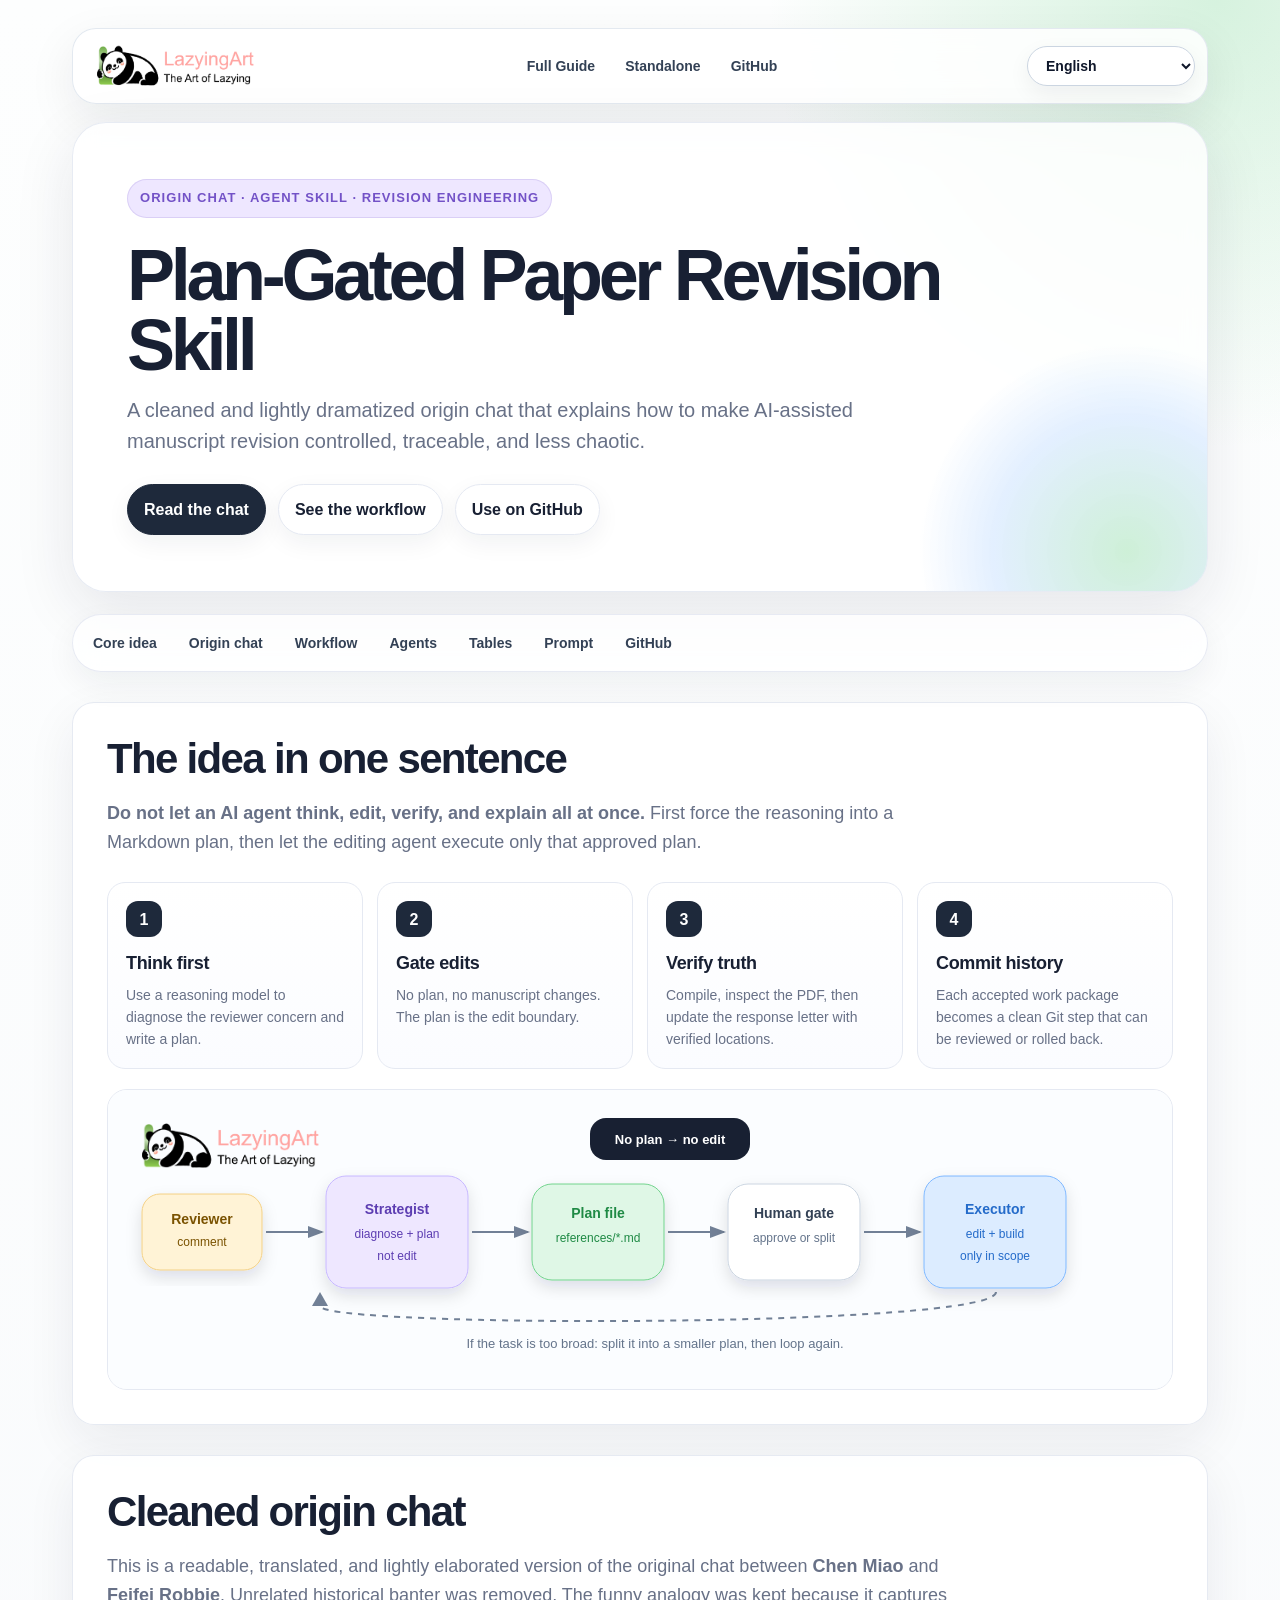
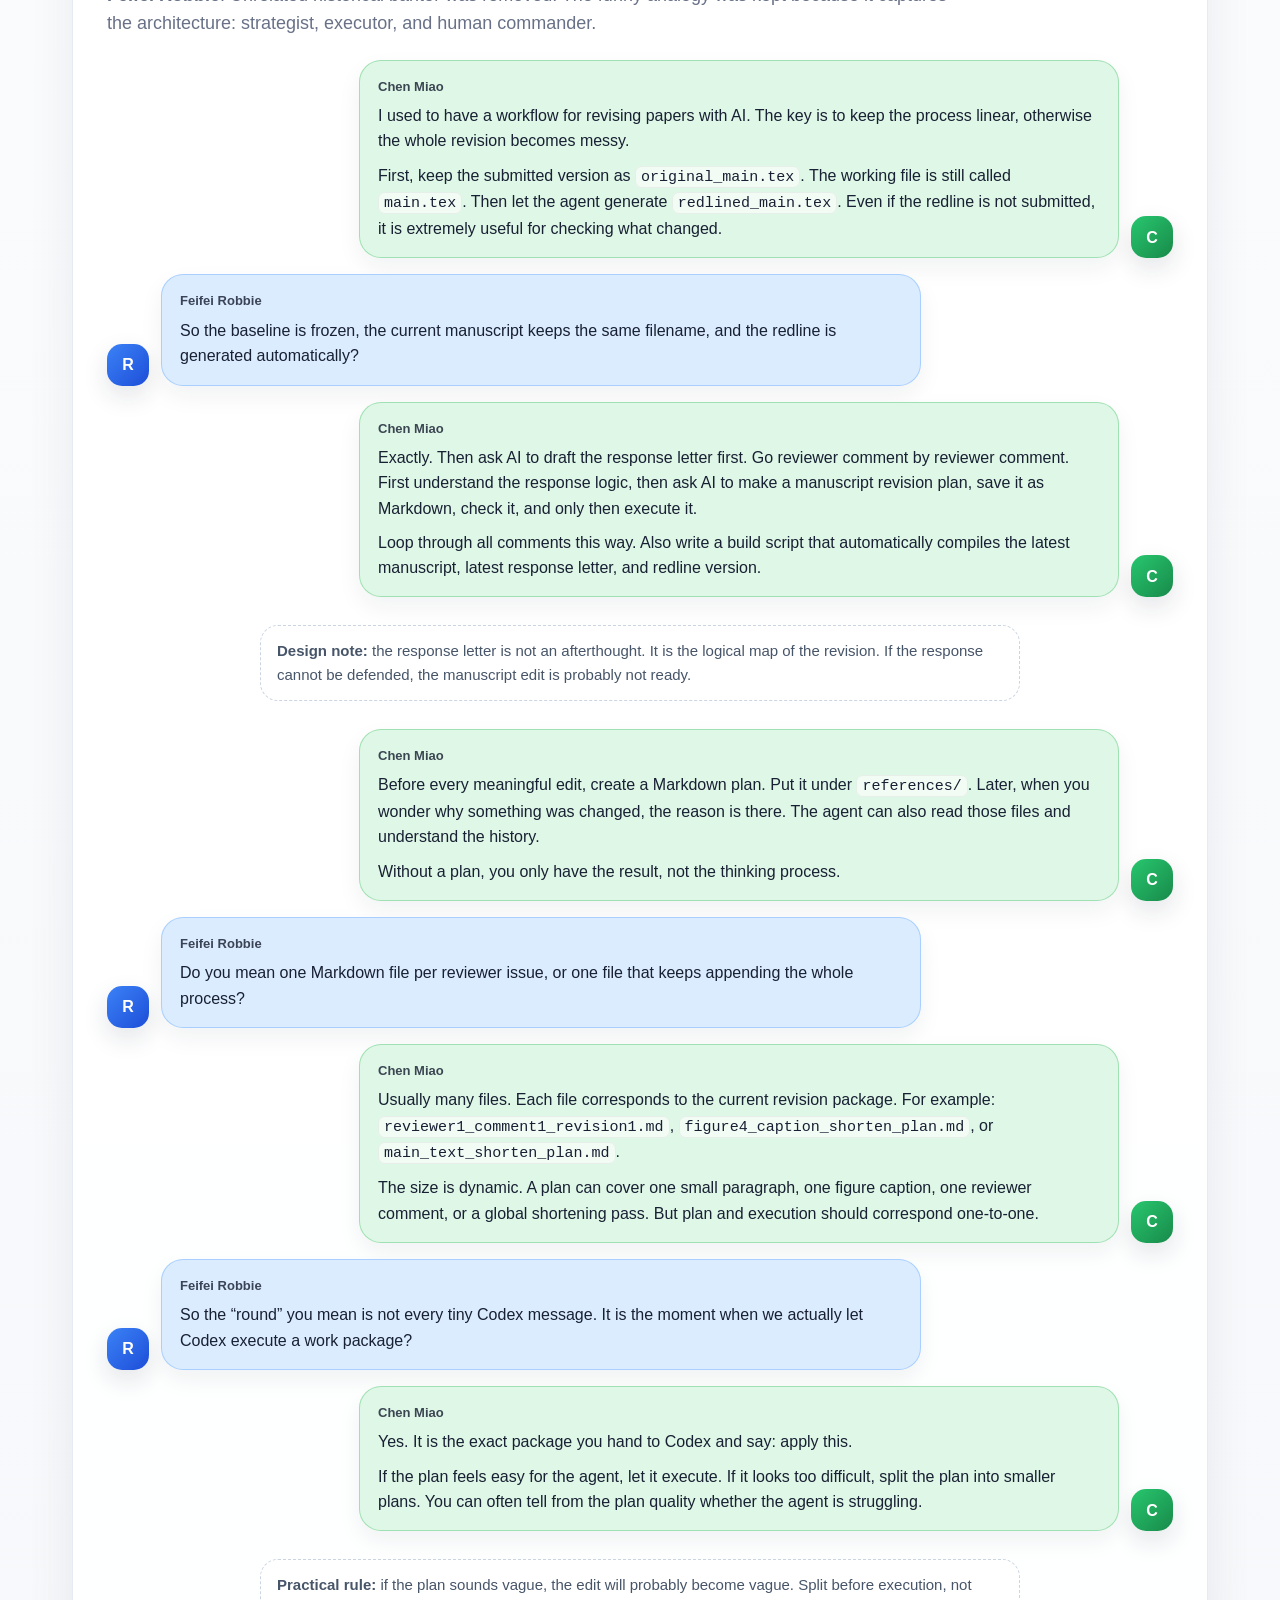
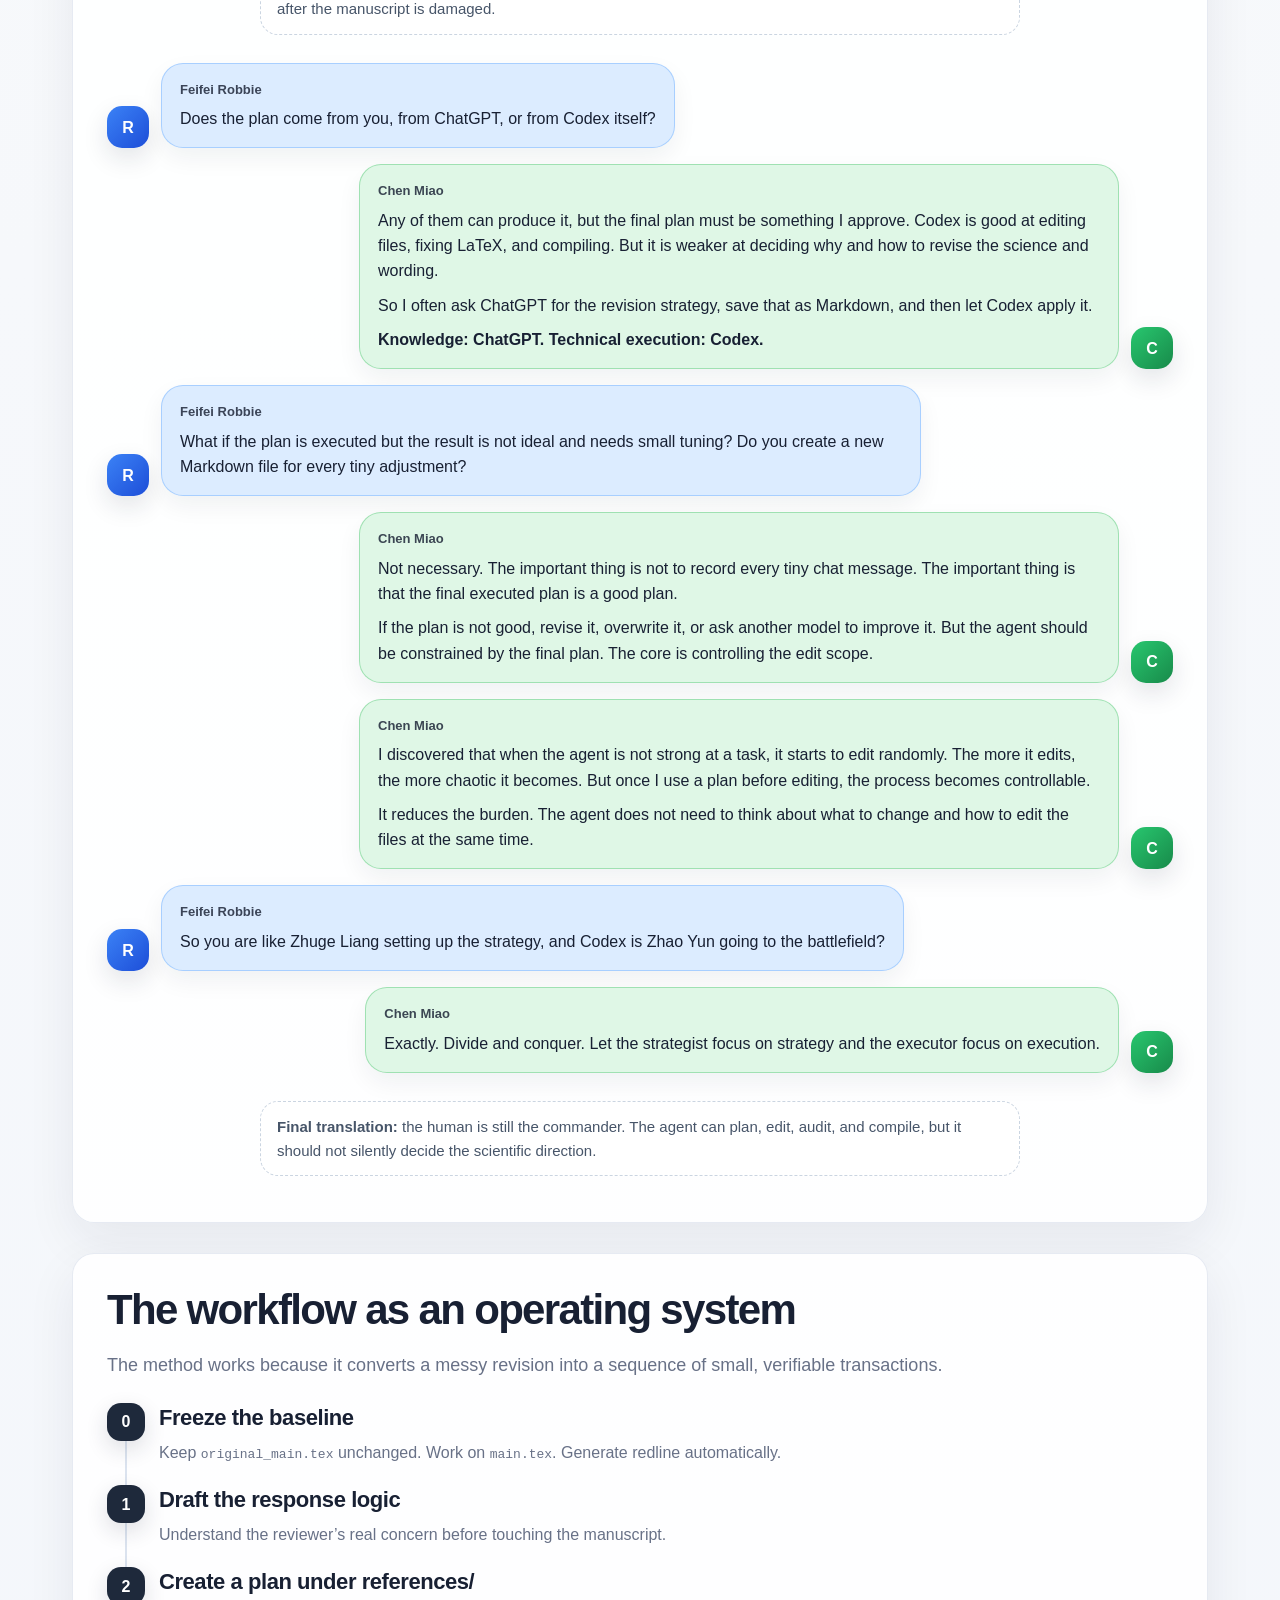
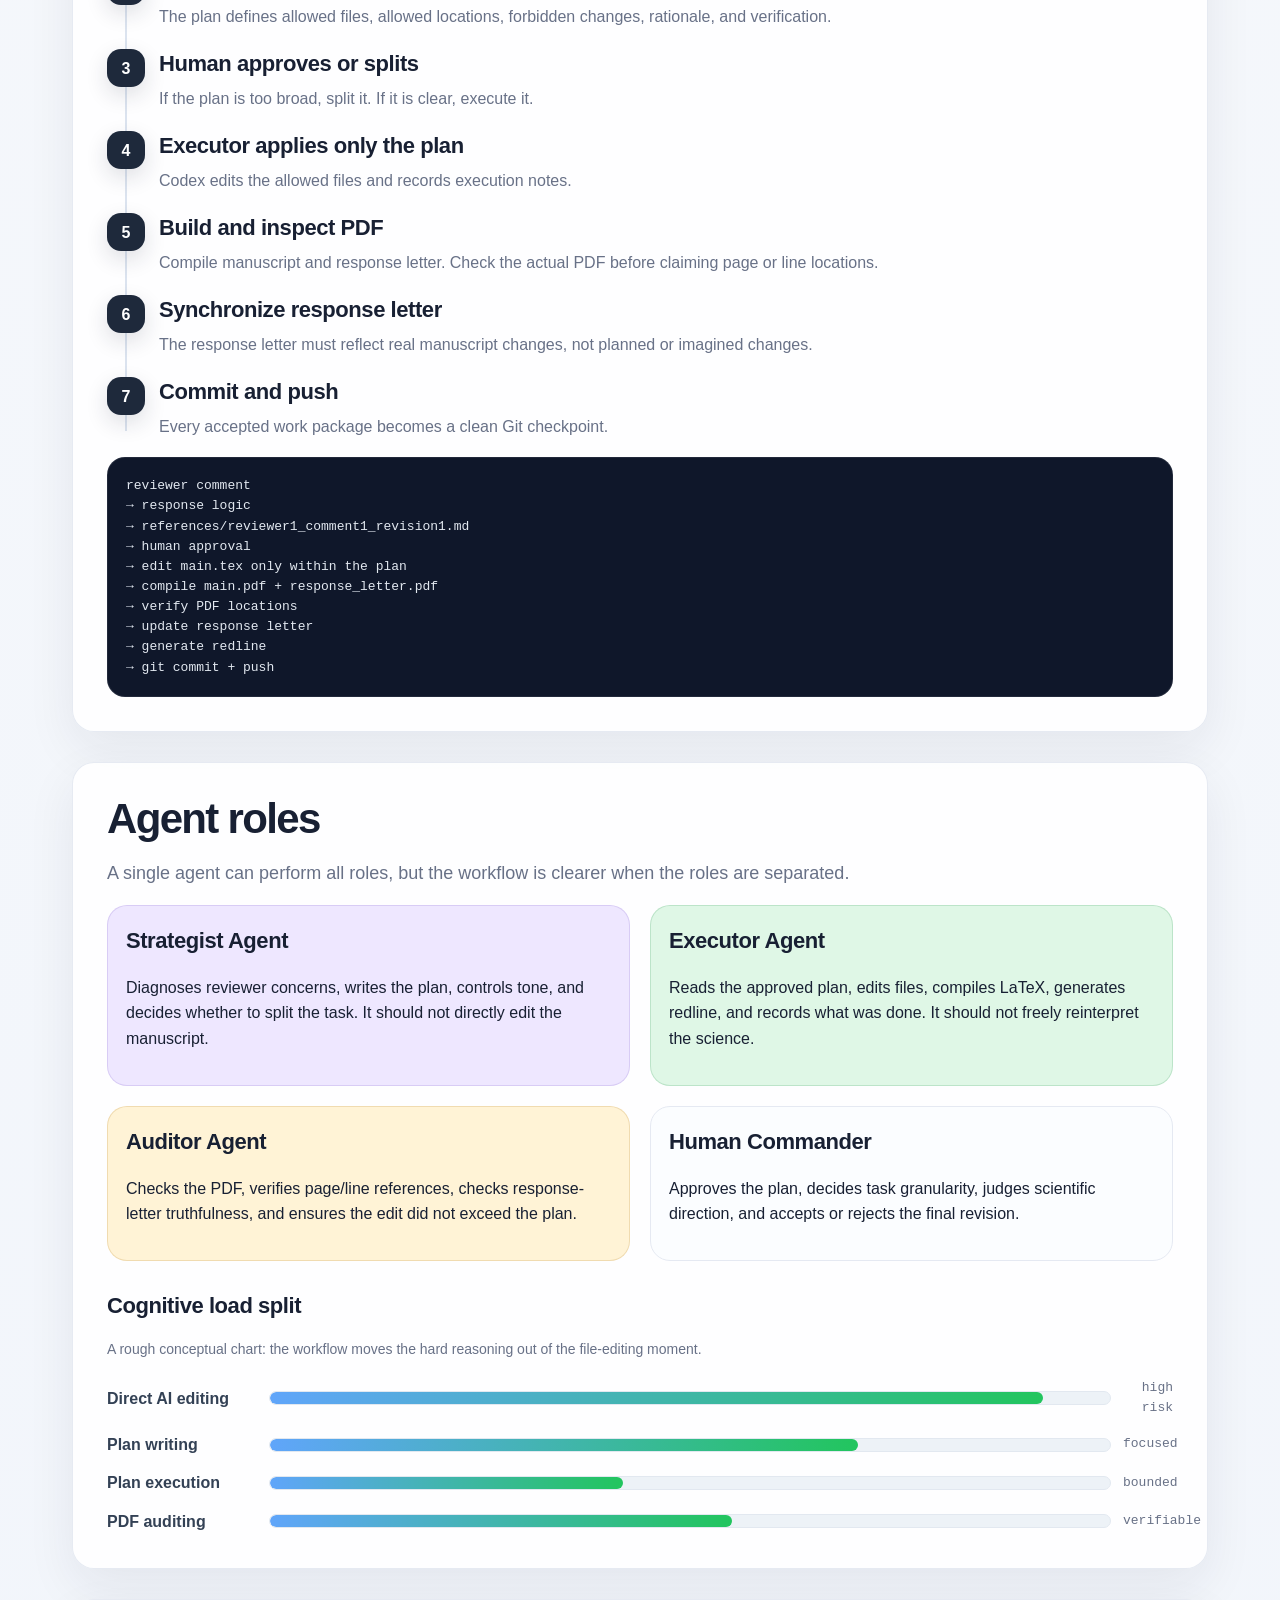
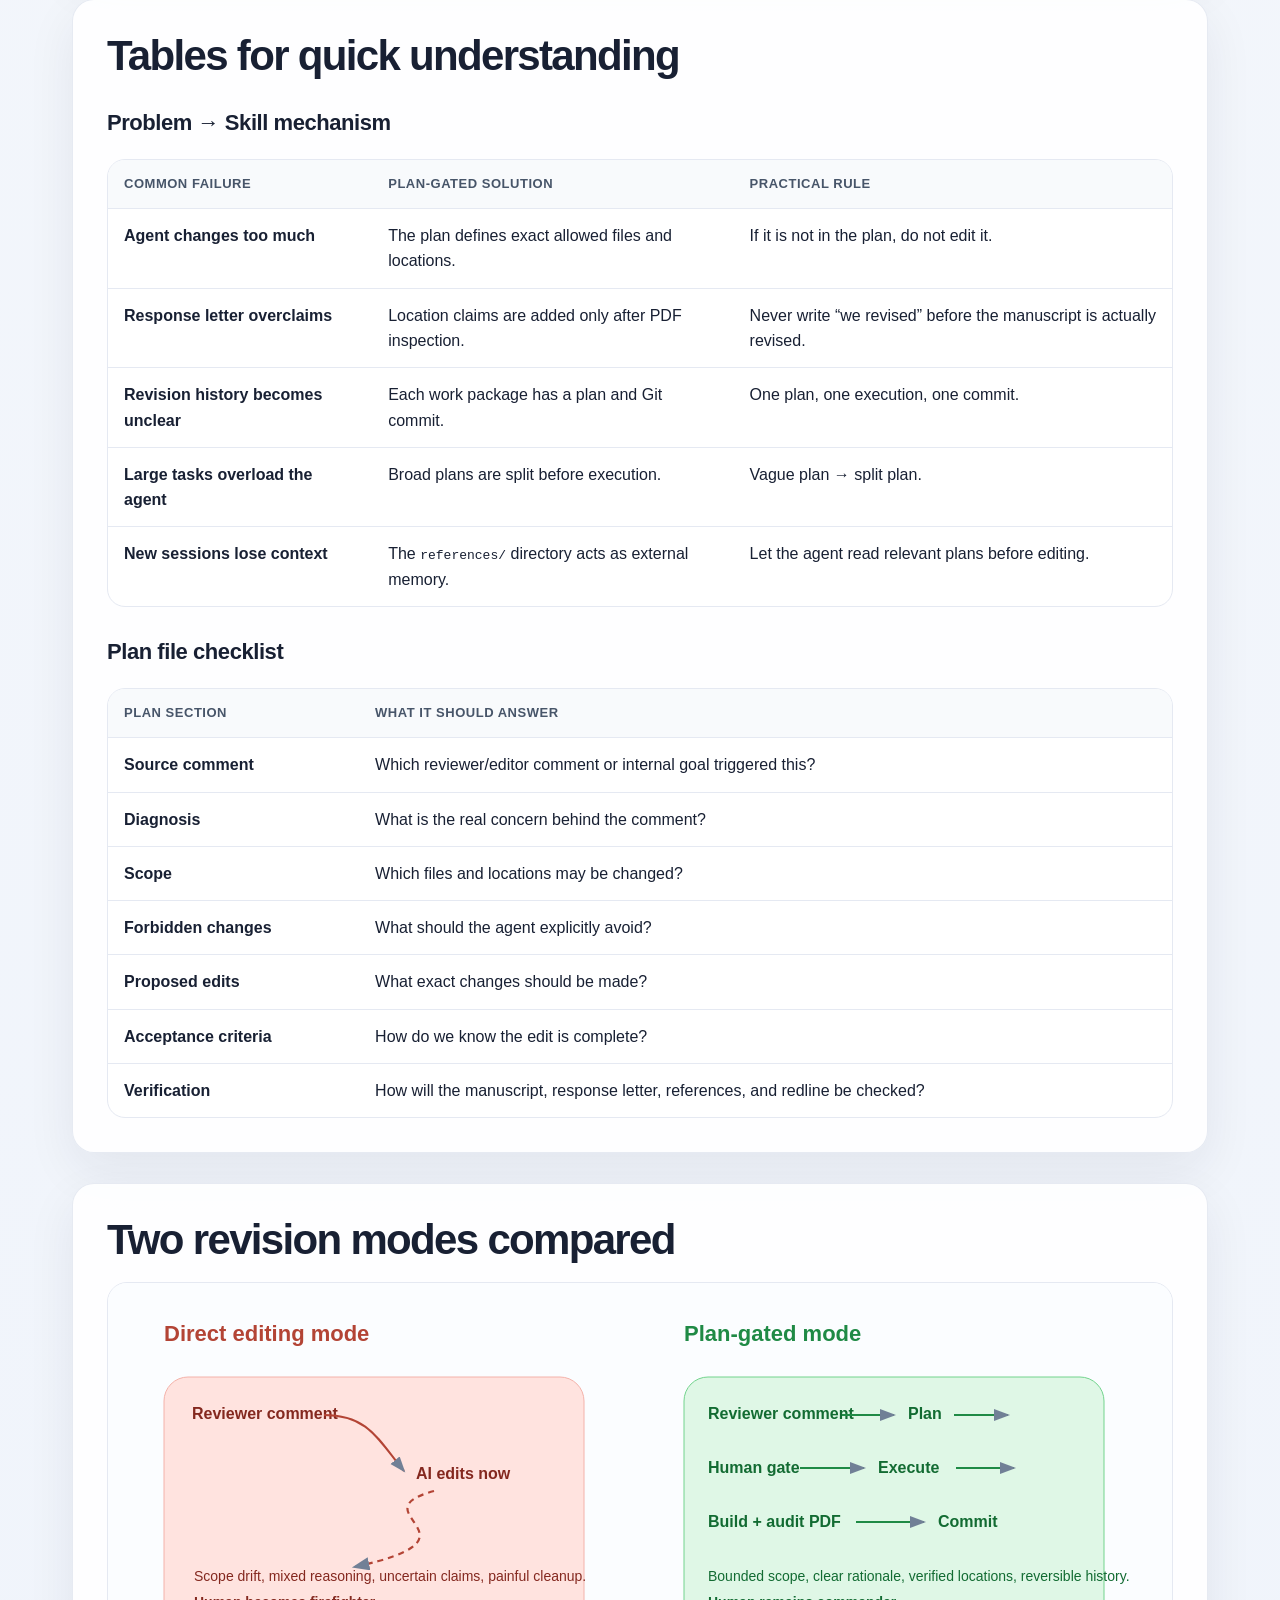
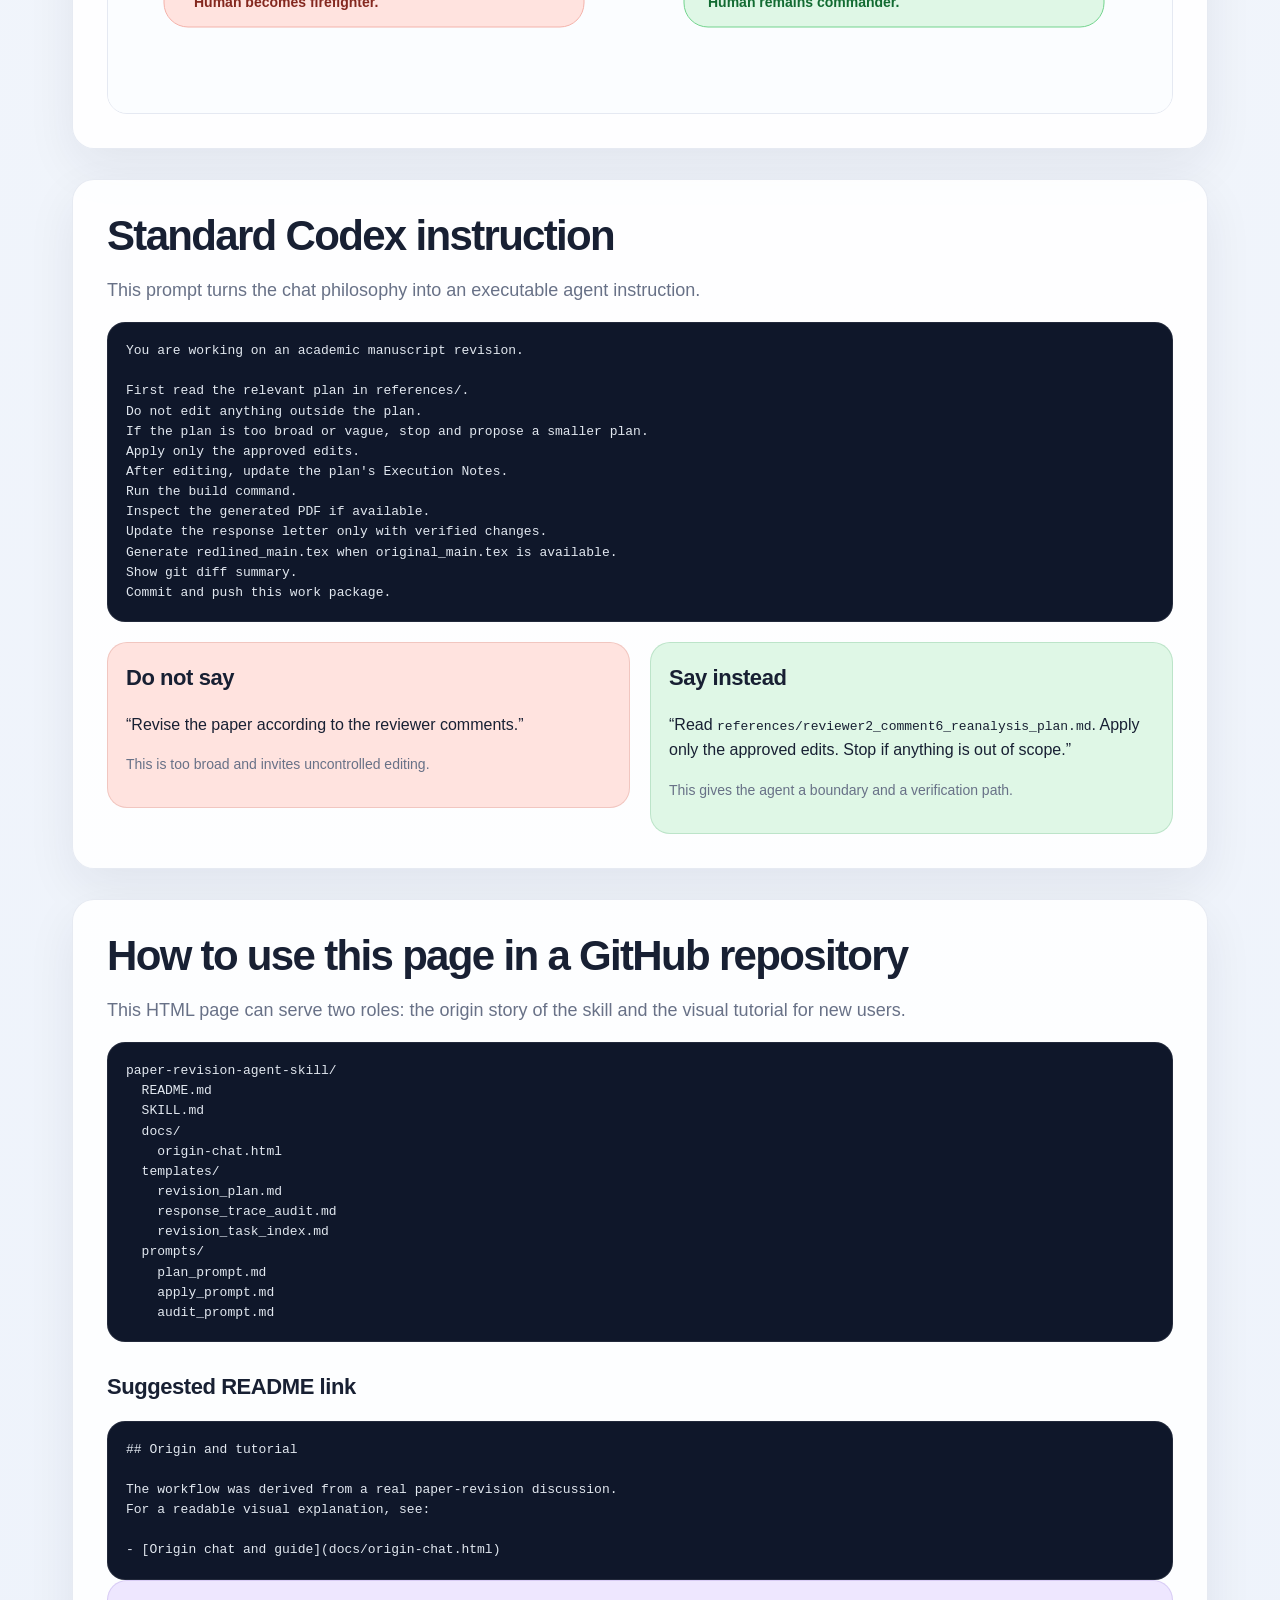
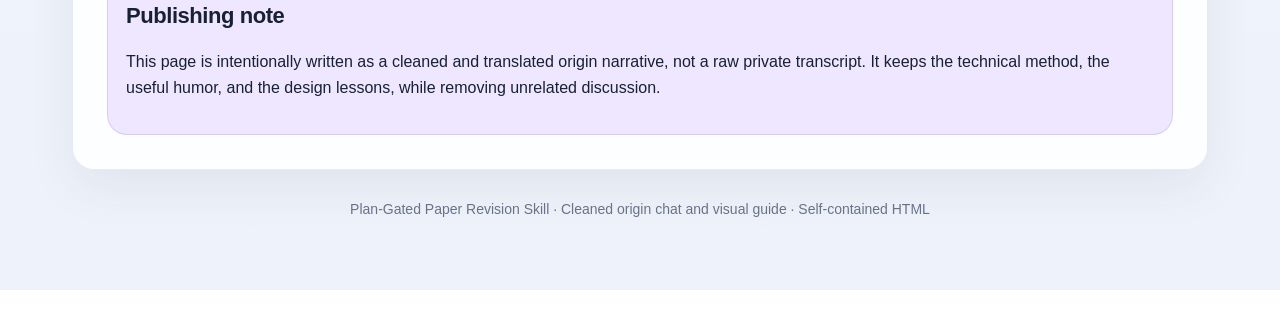
<file: docs/i18n/origin-chat.en.html>
<!doctype html>
<html lang="en">
<head>
  <meta charset="utf-8" />
  <meta name="viewport" content="width=device-width, initial-scale=1" />
  <title>Plan-Gated Paper Revision Skill — Origin Chat & Guide</title>
  <meta name="description" content="A cleaned, readable origin chat and practical guide for the Plan-Gated Paper Revision Skill." />
  <style>
    :root {
      --bg: #f6f8fb;
      --paper: #ffffff;
      --ink: #182033;
      --muted: #687187;
      --line: #e5e9f2;
      --blue: #dcecff;
      --blue-edge: #7fb8ff;
      --blue-strong: #246bca;
      --green: #dff7e6;
      --green-edge: #72d38d;
      --green-strong: #1f8a45;
      --purple: #eee7ff;
      --purple-strong: #7352c7;
      --amber: #fff3d6;
      --amber-strong: #ae7100;
      --red: #ffe3df;
      --red-strong: #b34435;
      --shadow: 0 18px 60px rgba(25, 33, 58, .10);
      --radius: 22px;
      --mono: ui-monospace, SFMono-Regular, Menlo, Monaco, Consolas, "Liberation Mono", monospace;
      --sans: -apple-system, BlinkMacSystemFont, "SF Pro Display", "SF Pro Text", Inter, Segoe UI, Roboto, Helvetica, Arial, sans-serif;
    }

    * { box-sizing: border-box; }
    html { scroll-behavior: smooth; }
    body {
      margin: 0;
      font-family: var(--sans);
      color: var(--ink);
      background:
        radial-gradient(circle at 8% -5%, rgba(127, 184, 255, .35), transparent 30rem),
        radial-gradient(circle at 95% 0%, rgba(114, 211, 141, .28), transparent 28rem),
        linear-gradient(180deg, #fdfefe 0%, var(--bg) 35%, #eef3fb 100%);
      line-height: 1.58;
    }

    a { color: var(--blue-strong); text-decoration: none; }
    a:hover { text-decoration: underline; }

    .page {
      max-width: 1180px;
      margin: 0 auto;
      padding: 28px 22px 70px;
    }

    .langbar {
      margin: 0 0 16px;
      display: flex;
      flex-wrap: wrap;
      gap: 7px;
      align-items: center;
    }
    .langbar a {
      display: inline-flex;
      align-items: center;
      min-height: 30px;
      padding: 6px 10px;
      border: 1px solid rgba(229,233,242,.95);
      border-radius: 999px;
      background: rgba(255,255,255,.72);
      box-shadow: 0 8px 22px rgba(25,33,58,.05);
      color: #334155;
      font-size: 13px;
      font-weight: 700;
      text-decoration: none;
    }
    .langbar a:hover,
    .langbar a.active {
      background: #1e293b;
      color: #fff;
      border-color: #1e293b;
    }

    .hero {
      position: relative;
      overflow: hidden;
      border: 1px solid rgba(229, 233, 242, .9);
      border-radius: 34px;
      background: rgba(255, 255, 255, .82);
      box-shadow: var(--shadow);
      padding: 56px 54px;
      backdrop-filter: blur(12px);
    }
    .hero:before {
      content: "";
      position: absolute;
      inset: auto -130px -170px auto;
      width: 420px;
      height: 420px;
      border-radius: 999px;
      background: radial-gradient(circle, rgba(114,211,141,.35), rgba(127,184,255,.22) 45%, transparent 70%);
      pointer-events: none;
    }
    .eyebrow {
      display: inline-flex;
      align-items: center;
      gap: 8px;
      font-size: 13px;
      letter-spacing: .08em;
      text-transform: uppercase;
      color: var(--purple-strong);
      background: var(--purple);
      border: 1px solid rgba(115,82,199,.16);
      border-radius: 999px;
      padding: 8px 12px;
      font-weight: 750;
    }
    h1 {
      margin: 22px 0 14px;
      font-size: clamp(38px, 6vw, 72px);
      line-height: .98;
      letter-spacing: -0.06em;
      max-width: 870px;
    }
    .subtitle {
      max-width: 770px;
      color: var(--muted);
      font-size: 20px;
      margin: 0;
    }
    .hero-actions {
      margin-top: 26px;
      display: flex;
      flex-wrap: wrap;
      gap: 12px;
    }
    .btn {
      display: inline-flex;
      align-items: center;
      justify-content: center;
      border-radius: 999px;
      padding: 12px 16px;
      font-weight: 740;
      border: 1px solid var(--line);
      background: white;
      color: var(--ink);
      box-shadow: 0 8px 24px rgba(25,33,58,.06);
    }
    .btn.primary {
      background: #1e293b;
      color: white;
      border-color: #1e293b;
    }

    .nav {
      position: sticky;
      top: 0;
      z-index: 4;
      margin: 22px 0;
      border: 1px solid rgba(229,233,242,.92);
      border-radius: 999px;
      background: rgba(255,255,255,.78);
      box-shadow: 0 12px 32px rgba(25,33,58,.06);
      backdrop-filter: blur(12px);
      padding: 8px;
      display: flex;
      gap: 8px;
      overflow-x: auto;
    }
    .nav a {
      white-space: nowrap;
      color: #334155;
      padding: 9px 12px;
      border-radius: 999px;
      font-weight: 650;
      font-size: 14px;
    }
    .nav a:hover {
      background: #f1f5f9;
      text-decoration: none;
    }

    section {
      margin-top: 30px;
      background: rgba(255,255,255,.88);
      border: 1px solid rgba(229,233,242,.95);
      border-radius: var(--radius);
      box-shadow: 0 18px 50px rgba(25,33,58,.07);
      padding: 34px;
    }
    section.flat { box-shadow: none; }
    h2 {
      margin: 0 0 14px;
      font-size: clamp(26px, 3.5vw, 42px);
      line-height: 1.05;
      letter-spacing: -0.04em;
    }
    h3 {
      margin: 28px 0 12px;
      font-size: 22px;
      letter-spacing: -0.02em;
    }
    .lead { color: var(--muted); font-size: 18px; max-width: 860px; }
    .small { color: var(--muted); font-size: 14px; }

    .cards {
      display: grid;
      grid-template-columns: repeat(4, 1fr);
      gap: 14px;
      margin-top: 26px;
    }
    .card {
      border: 1px solid var(--line);
      border-radius: 18px;
      padding: 18px;
      background: linear-gradient(180deg, #ffffff, #fbfcff);
      min-height: 150px;
    }
    .card .num {
      display: inline-grid;
      place-items: center;
      width: 36px;
      height: 36px;
      border-radius: 12px;
      color: white;
      background: #1e293b;
      font-weight: 800;
      margin-bottom: 12px;
    }
    .card h3 { margin: 0 0 6px; font-size: 18px; }
    .card p { margin: 0; color: var(--muted); font-size: 14px; }

    .diagram {
      overflow-x: auto;
      border: 1px solid var(--line);
      border-radius: 20px;
      background: #fbfdff;
      padding: 16px;
      margin-top: 20px;
    }
    svg text { font-family: var(--sans); }

    .chat-wrap {
      display: flex;
      flex-direction: column;
      gap: 16px;
      margin-top: 22px;
    }
    .msg-row {
      display: flex;
      align-items: flex-end;
      gap: 12px;
      max-width: 100%;
    }
    .msg-row.right { justify-content: flex-end; }
    .avatar {
      flex: 0 0 42px;
      width: 42px;
      height: 42px;
      border-radius: 15px;
      display: grid;
      place-items: center;
      color: white;
      font-weight: 850;
      box-shadow: 0 10px 26px rgba(25,33,58,.12);
    }
    .avatar.blue { background: linear-gradient(135deg, #3b82f6, #1d4ed8); }
    .avatar.green { background: linear-gradient(135deg, #28c76f, #188a4a); }
    .bubble {
      max-width: 760px;
      border-radius: 22px;
      padding: 16px 18px;
      border: 1px solid var(--line);
      box-shadow: 0 10px 25px rgba(25,33,58,.06);
      position: relative;
    }
    .bubble.blue {
      background: var(--blue);
      border-color: rgba(127,184,255,.55);
    }
    .bubble.green {
      background: var(--green);
      border-color: rgba(114,211,141,.58);
    }
    .bubble .name {
      font-size: 13px;
      font-weight: 820;
      margin-bottom: 6px;
      opacity: .82;
    }
    .bubble p { margin: 0 0 9px; }
    .bubble p:last-child { margin-bottom: 0; }
    .bubble ul { margin: 8px 0 0 20px; padding: 0; }
    .bubble code, .inline-code {
      font-family: var(--mono);
      font-size: .94em;
      background: rgba(255,255,255,.62);
      border: 1px solid rgba(0,0,0,.05);
      border-radius: 7px;
      padding: 1px 5px;
    }
    .aside-note {
      margin: 12px auto;
      max-width: 760px;
      background: #ffffff;
      border: 1px dashed #cbd5e1;
      color: #475569;
      border-radius: 18px;
      padding: 13px 16px;
      font-size: 15px;
    }

    .two-col {
      display: grid;
      grid-template-columns: 1fr 1fr;
      gap: 20px;
      align-items: start;
    }
    .callout {
      border-radius: 20px;
      border: 1px solid var(--line);
      padding: 18px;
      background: #fbfdff;
    }
    .callout h3 { margin-top: 0; }
    .callout.warning { background: var(--amber); border-color: rgba(174,113,0,.18); }
    .callout.success { background: var(--green); border-color: rgba(31,138,69,.18); }
    .callout.danger { background: var(--red); border-color: rgba(179,68,53,.18); }
    .callout.purple { background: var(--purple); border-color: rgba(115,82,199,.18); }

    table {
      width: 100%;
      border-collapse: separate;
      border-spacing: 0;
      overflow: hidden;
      border: 1px solid var(--line);
      border-radius: 18px;
      background: white;
      margin-top: 18px;
    }
    th, td {
      padding: 14px 16px;
      text-align: left;
      vertical-align: top;
      border-bottom: 1px solid var(--line);
    }
    th {
      background: #f8fafc;
      font-size: 13px;
      letter-spacing: .04em;
      text-transform: uppercase;
      color: #475569;
    }
    tr:last-child td { border-bottom: none; }
    td:first-child { font-weight: 720; }

    pre {
      margin: 16px 0 0;
      padding: 18px;
      border-radius: 18px;
      background: #0f172a;
      color: #e2e8f0;
      overflow-x: auto;
      font-family: var(--mono);
      font-size: 13px;
      line-height: 1.55;
      border: 1px solid rgba(255,255,255,.08);
    }

    .bars { display: grid; gap: 13px; margin-top: 18px; }
    .bar-line { display: grid; grid-template-columns: 150px 1fr 50px; gap: 12px; align-items: center; }
    .bar-label { color: #334155; font-weight: 700; }
    .bar-track { height: 14px; border-radius: 999px; background: #edf2f7; overflow: hidden; border: 1px solid #e2e8f0; }
    .bar-fill { height: 100%; border-radius: 999px; background: linear-gradient(90deg, #60a5fa, #22c55e); }
    .bar-value { text-align: right; color: var(--muted); font-family: var(--mono); font-size: 13px; }

    .timeline { margin-top: 22px; position: relative; }
    .timeline:before {
      content: "";
      position: absolute;
      left: 18px;
      top: 8px;
      bottom: 8px;
      width: 2px;
      background: #dbe3ef;
    }
    .tl-item {
      position: relative;
      padding-left: 52px;
      margin: 18px 0;
    }
    .tl-dot {
      position: absolute;
      left: 0;
      top: 2px;
      width: 38px;
      height: 38px;
      border-radius: 14px;
      display: grid;
      place-items: center;
      background: #1e293b;
      color: white;
      font-weight: 850;
      box-shadow: 0 8px 22px rgba(25,33,58,.14);
    }
    .tl-item h3 { margin: 0 0 4px; }
    .tl-item p { margin: 0; color: var(--muted); }

    .footer {
      margin: 28px 0 0;
      text-align: center;
      color: var(--muted);
      font-size: 14px;
    }

    @media (max-width: 880px) {
      .hero { padding: 38px 26px; }
      .cards, .two-col { grid-template-columns: 1fr; }
      section { padding: 24px; }
      .bubble { max-width: calc(100vw - 110px); }
      .bar-line { grid-template-columns: 1fr; gap: 6px; }
      .bar-value { text-align: left; }
    }

    @media print {
      body { background: white; }
      .site-header, .langbar, .nav, .hero-actions { display: none; }
      section, .hero { box-shadow: none; break-inside: avoid; }
      .bubble { box-shadow: none; }
    }
  </style>
  <link rel="stylesheet" href="../site.css">
  <link rel="stylesheet" href="style.css">
  <script defer src="../site.js"></script>
</head>
<body>
  <main class="page">
    <header class="site-header" aria-label="Site navigation">
      <a class="site-brand" href="../index.html">Paper Revision Skill</a>
      <nav class="site-nav" aria-label="Primary navigation">
        <a href="../origin-chat.html">Full Guide</a>
        <a href="../origin-chat-downloaded-package.html">Standalone</a>
        <a href="https://github.com/lachlanchen/paper-revision-skill">GitHub</a>
      </nav>
      <div class="language-menu">
        <label class="sr-only" for="language-select">Choose language</label>
        <select id="language-select" data-language-select aria-label="Choose language">
<option value="../origin-chat.html" selected>English</option>
<option value="origin-chat.ar.html">العربية</option>
<option value="origin-chat.es.html">Español</option>
<option value="origin-chat.fr.html">Français</option>
<option value="origin-chat.ja.html">日本語</option>
<option value="origin-chat.ko.html">한국어</option>
<option value="origin-chat.vi.html">Tiếng Việt</option>
<option value="origin-chat.zh-Hans.html">中文 (简体)</option>
<option value="origin-chat.zh-Hant.html">中文（繁體）</option>
<option value="origin-chat.de.html">Deutsch</option>
<option value="origin-chat.ru.html">Русский</option>
        </select>
      </div>
    </header>
    <header class="hero">
      <span class="eyebrow">Origin chat · Agent skill · Revision engineering</span>
      <h1>Plan-Gated Paper Revision Skill</h1>
      <p class="subtitle">A cleaned and lightly dramatized origin chat that explains how to make AI-assisted manuscript revision controlled, traceable, and less chaotic.</p>
      <div class="hero-actions">
        <a class="btn primary" href="#chat">Read the chat</a>
        <a class="btn" href="#workflow">See the workflow</a>
        <a class="btn" href="#github">Use on GitHub</a>
      </div>
    </header>

    <nav class="nav" aria-label="Table of contents">
      <a href="#idea">Core idea</a>
      <a href="#chat">Origin chat</a>
      <a href="#workflow">Workflow</a>
      <a href="#roles">Agents</a>
      <a href="#tables">Tables</a>
      <a href="#prompt">Prompt</a>
      <a href="#github">GitHub</a>
    </nav>

    <section id="idea">
      <h2>The idea in one sentence</h2>
      <p class="lead"><strong>Do not let an AI agent think, edit, verify, and explain all at once.</strong> First force the reasoning into a Markdown plan, then let the editing agent execute only that approved plan.</p>
      <div class="cards">
        <article class="card">
          <div class="num">1</div>
          <h3>Think first</h3>
          <p>Use a reasoning model to diagnose the reviewer concern and write a plan.</p>
        </article>
        <article class="card">
          <div class="num">2</div>
          <h3>Gate edits</h3>
          <p>No plan, no manuscript changes. The plan is the edit boundary.</p>
        </article>
        <article class="card">
          <div class="num">3</div>
          <h3>Verify truth</h3>
          <p>Compile, inspect the PDF, then update the response letter with verified locations.</p>
        </article>
        <article class="card">
          <div class="num">4</div>
          <h3>Commit history</h3>
          <p>Each accepted work package becomes a clean Git step that can be reviewed or rolled back.</p>
        </article>
      </div>

      <div class="diagram" aria-label="Plan gated workflow diagram">
        <svg width="1040" height="260" viewBox="0 0 1040 260" role="img" aria-label="Reviewer comment goes to strategist, plan, human approval, executor, build, auditor, response letter and git.">
          <defs>
            <marker id="arrow" markerWidth="10" markerHeight="10" refX="7" refY="3" orient="auto" markerUnits="strokeWidth">
              <path d="M0,0 L0,6 L8,3 z" fill="#718096" />
            </marker>
            <filter id="softShadow" x="-20%" y="-20%" width="140%" height="140%">
              <feDropShadow dx="0" dy="7" stdDeviation="8" flood-color="#19213a" flood-opacity="0.12"/>
            </filter>
          </defs>
          <a href="https://lazying.art" target="_blank" rel="noopener" aria-label="LazyingArt">
            <image href="../assets/lazyingart-logo.png" x="18" y="12" width="190" height="56" preserveAspectRatio="xMinYMid meet" />
          </a>
          <rect x="18" y="88" width="120" height="76" rx="18" fill="#fff3d6" stroke="#f3d084" filter="url(#softShadow)" />
          <text x="78" y="118" text-anchor="middle" font-size="14" font-weight="800" fill="#7a5200">Reviewer</text>
          <text x="78" y="140" text-anchor="middle" font-size="12" fill="#7a5200">comment</text>

          <path d="M142 126 C168 126 174 126 198 126" stroke="#718096" stroke-width="2" fill="none" marker-end="url(#arrow)"/>

          <rect x="202" y="70" width="142" height="112" rx="20" fill="#eee7ff" stroke="#c7b8ff" filter="url(#softShadow)" />
          <text x="273" y="108" text-anchor="middle" font-size="14" font-weight="800" fill="#5d3eb2">Strategist</text>
          <text x="273" y="132" text-anchor="middle" font-size="12" fill="#5d3eb2">diagnose + plan</text>
          <text x="273" y="154" text-anchor="middle" font-size="12" fill="#5d3eb2">not edit</text>

          <path d="M348 126 C374 126 380 126 404 126" stroke="#718096" stroke-width="2" fill="none" marker-end="url(#arrow)"/>

          <rect x="408" y="78" width="132" height="96" rx="20" fill="#dff7e6" stroke="#72d38d" filter="url(#softShadow)" />
          <text x="474" y="112" text-anchor="middle" font-size="14" font-weight="800" fill="#1f8a45">Plan file</text>
          <text x="474" y="136" text-anchor="middle" font-size="12" fill="#1f8a45">references/*.md</text>

          <path d="M544 126 C570 126 576 126 600 126" stroke="#718096" stroke-width="2" fill="none" marker-end="url(#arrow)"/>

          <rect x="604" y="78" width="132" height="96" rx="20" fill="#ffffff" stroke="#cbd5e1" filter="url(#softShadow)" />
          <text x="670" y="112" text-anchor="middle" font-size="14" font-weight="800" fill="#334155">Human gate</text>
          <text x="670" y="136" text-anchor="middle" font-size="12" fill="#64748b">approve or split</text>

          <path d="M740 126 C766 126 772 126 796 126" stroke="#718096" stroke-width="2" fill="none" marker-end="url(#arrow)"/>

          <rect x="800" y="70" width="142" height="112" rx="20" fill="#dcecff" stroke="#7fb8ff" filter="url(#softShadow)" />
          <text x="871" y="108" text-anchor="middle" font-size="14" font-weight="800" fill="#246bca">Executor</text>
          <text x="871" y="132" text-anchor="middle" font-size="12" fill="#246bca">edit + build</text>
          <text x="871" y="154" text-anchor="middle" font-size="12" fill="#246bca">only in scope</text>

          <path d="M872 186 C872 222 196 222 196 200" stroke="#718096" stroke-width="2" fill="none" stroke-dasharray="6 6"/>
          <path d="M196 186 L188 200 L204 200 Z" fill="#718096"/>
          <text x="531" y="242" text-anchor="middle" font-size="13" fill="#64748b">If the task is too broad: split it into a smaller plan, then loop again.</text>

          <rect x="466" y="12" width="160" height="42" rx="16" fill="#0f172a" opacity=".96"/>
          <text x="546" y="38" text-anchor="middle" font-size="13" font-weight="800" fill="#fff">No plan → no edit</text>
        </svg>
      </div>
    </section>

    <section id="chat">
      <h2>Cleaned origin chat</h2>
      <p class="lead">This is a readable, translated, and lightly elaborated version of the original chat between <strong>Chen Miao</strong> and <strong>Feifei Robbie</strong>. Unrelated historical banter was removed. The funny analogy was kept because it captures the architecture: strategist, executor, and human commander.</p>

      <div class="chat-wrap">
        <div class="msg-row right">
          <div class="bubble green">
            <div class="name">Chen Miao</div>
            <p>I used to have a workflow for revising papers with AI. The key is to keep the process linear, otherwise the whole revision becomes messy.</p>
            <p>First, keep the submitted version as <code>original_main.tex</code>. The working file is still called <code>main.tex</code>. Then let the agent generate <code>redlined_main.tex</code>. Even if the redline is not submitted, it is extremely useful for checking what changed.</p>
          </div>
          <div class="avatar green">C</div>
        </div>

        <div class="msg-row">
          <div class="avatar blue">R</div>
          <div class="bubble blue">
            <div class="name">Feifei Robbie</div>
            <p>So the baseline is frozen, the current manuscript keeps the same filename, and the redline is generated automatically?</p>
          </div>
        </div>

        <div class="msg-row right">
          <div class="bubble green">
            <div class="name">Chen Miao</div>
            <p>Exactly. Then ask AI to draft the response letter first. Go reviewer comment by reviewer comment. First understand the response logic, then ask AI to make a manuscript revision plan, save it as Markdown, check it, and only then execute it.</p>
            <p>Loop through all comments this way. Also write a build script that automatically compiles the latest manuscript, latest response letter, and redline version.</p>
          </div>
          <div class="avatar green">C</div>
        </div>

        <div class="aside-note"><strong>Design note:</strong> the response letter is not an afterthought. It is the logical map of the revision. If the response cannot be defended, the manuscript edit is probably not ready.</div>

        <div class="msg-row right">
          <div class="bubble green">
            <div class="name">Chen Miao</div>
            <p>Before every meaningful edit, create a Markdown plan. Put it under <code>references/</code>. Later, when you wonder why something was changed, the reason is there. The agent can also read those files and understand the history.</p>
            <p>Without a plan, you only have the result, not the thinking process.</p>
          </div>
          <div class="avatar green">C</div>
        </div>

        <div class="msg-row">
          <div class="avatar blue">R</div>
          <div class="bubble blue">
            <div class="name">Feifei Robbie</div>
            <p>Do you mean one Markdown file per reviewer issue, or one file that keeps appending the whole process?</p>
          </div>
        </div>

        <div class="msg-row right">
          <div class="bubble green">
            <div class="name">Chen Miao</div>
            <p>Usually many files. Each file corresponds to the current revision package. For example: <code>reviewer1_comment1_revision1.md</code>, <code>figure4_caption_shorten_plan.md</code>, or <code>main_text_shorten_plan.md</code>.</p>
            <p>The size is dynamic. A plan can cover one small paragraph, one figure caption, one reviewer comment, or a global shortening pass. But plan and execution should correspond one-to-one.</p>
          </div>
          <div class="avatar green">C</div>
        </div>

        <div class="msg-row">
          <div class="avatar blue">R</div>
          <div class="bubble blue">
            <div class="name">Feifei Robbie</div>
            <p>So the “round” you mean is not every tiny Codex message. It is the moment when we actually let Codex execute a work package?</p>
          </div>
        </div>

        <div class="msg-row right">
          <div class="bubble green">
            <div class="name">Chen Miao</div>
            <p>Yes. It is the exact package you hand to Codex and say: apply this.</p>
            <p>If the plan feels easy for the agent, let it execute. If it looks too difficult, split the plan into smaller plans. You can often tell from the plan quality whether the agent is struggling.</p>
          </div>
          <div class="avatar green">C</div>
        </div>

        <div class="aside-note"><strong>Practical rule:</strong> if the plan sounds vague, the edit will probably become vague. Split before execution, not after the manuscript is damaged.</div>

        <div class="msg-row">
          <div class="avatar blue">R</div>
          <div class="bubble blue">
            <div class="name">Feifei Robbie</div>
            <p>Does the plan come from you, from ChatGPT, or from Codex itself?</p>
          </div>
        </div>

        <div class="msg-row right">
          <div class="bubble green">
            <div class="name">Chen Miao</div>
            <p>Any of them can produce it, but the final plan must be something I approve. Codex is good at editing files, fixing LaTeX, and compiling. But it is weaker at deciding why and how to revise the science and wording.</p>
            <p>So I often ask ChatGPT for the revision strategy, save that as Markdown, and then let Codex apply it.</p>
            <p><strong>Knowledge: ChatGPT. Technical execution: Codex.</strong></p>
          </div>
          <div class="avatar green">C</div>
        </div>

        <div class="msg-row">
          <div class="avatar blue">R</div>
          <div class="bubble blue">
            <div class="name">Feifei Robbie</div>
            <p>What if the plan is executed but the result is not ideal and needs small tuning? Do you create a new Markdown file for every tiny adjustment?</p>
          </div>
        </div>

        <div class="msg-row right">
          <div class="bubble green">
            <div class="name">Chen Miao</div>
            <p>Not necessary. The important thing is not to record every tiny chat message. The important thing is that the final executed plan is a good plan.</p>
            <p>If the plan is not good, revise it, overwrite it, or ask another model to improve it. But the agent should be constrained by the final plan. The core is controlling the edit scope.</p>
          </div>
          <div class="avatar green">C</div>
        </div>

        <div class="msg-row right">
          <div class="bubble green">
            <div class="name">Chen Miao</div>
            <p>I discovered that when the agent is not strong at a task, it starts to edit randomly. The more it edits, the more chaotic it becomes. But once I use a plan before editing, the process becomes controllable.</p>
            <p>It reduces the burden. The agent does not need to think about what to change and how to edit the files at the same time.</p>
          </div>
          <div class="avatar green">C</div>
        </div>

        <div class="msg-row">
          <div class="avatar blue">R</div>
          <div class="bubble blue">
            <div class="name">Feifei Robbie</div>
            <p>So you are like Zhuge Liang setting up the strategy, and Codex is Zhao Yun going to the battlefield?</p>
          </div>
        </div>

        <div class="msg-row right">
          <div class="bubble green">
            <div class="name">Chen Miao</div>
            <p>Exactly. Divide and conquer. Let the strategist focus on strategy and the executor focus on execution.</p>
          </div>
          <div class="avatar green">C</div>
        </div>

        <div class="aside-note"><strong>Final translation:</strong> the human is still the commander. The agent can plan, edit, audit, and compile, but it should not silently decide the scientific direction.</div>
      </div>
    </section>

    <section id="workflow">
      <h2>The workflow as an operating system</h2>
      <p class="lead">The method works because it converts a messy revision into a sequence of small, verifiable transactions.</p>

      <div class="timeline">
        <div class="tl-item">
          <div class="tl-dot">0</div>
          <h3>Freeze the baseline</h3>
          <p>Keep <code>original_main.tex</code> unchanged. Work on <code>main.tex</code>. Generate redline automatically.</p>
        </div>
        <div class="tl-item">
          <div class="tl-dot">1</div>
          <h3>Draft the response logic</h3>
          <p>Understand the reviewer’s real concern before touching the manuscript.</p>
        </div>
        <div class="tl-item">
          <div class="tl-dot">2</div>
          <h3>Create a plan under references/</h3>
          <p>The plan defines allowed files, allowed locations, forbidden changes, rationale, and verification.</p>
        </div>
        <div class="tl-item">
          <div class="tl-dot">3</div>
          <h3>Human approves or splits</h3>
          <p>If the plan is too broad, split it. If it is clear, execute it.</p>
        </div>
        <div class="tl-item">
          <div class="tl-dot">4</div>
          <h3>Executor applies only the plan</h3>
          <p>Codex edits the allowed files and records execution notes.</p>
        </div>
        <div class="tl-item">
          <div class="tl-dot">5</div>
          <h3>Build and inspect PDF</h3>
          <p>Compile manuscript and response letter. Check the actual PDF before claiming page or line locations.</p>
        </div>
        <div class="tl-item">
          <div class="tl-dot">6</div>
          <h3>Synchronize response letter</h3>
          <p>The response letter must reflect real manuscript changes, not planned or imagined changes.</p>
        </div>
        <div class="tl-item">
          <div class="tl-dot">7</div>
          <h3>Commit and push</h3>
          <p>Every accepted work package becomes a clean Git checkpoint.</p>
        </div>
      </div>

      <pre><code>reviewer comment
→ response logic
→ references/reviewer1_comment1_revision1.md
→ human approval
→ edit main.tex only within the plan
→ compile main.pdf + response_letter.pdf
→ verify PDF locations
→ update response letter
→ generate redline
→ git commit + push</code></pre>
    </section>

    <section id="roles">
      <h2>Agent roles</h2>
      <p class="lead">A single agent can perform all roles, but the workflow is clearer when the roles are separated.</p>
      <div class="two-col">
        <div class="callout purple">
          <h3>Strategist Agent</h3>
          <p>Diagnoses reviewer concerns, writes the plan, controls tone, and decides whether to split the task. It should not directly edit the manuscript.</p>
        </div>
        <div class="callout success">
          <h3>Executor Agent</h3>
          <p>Reads the approved plan, edits files, compiles LaTeX, generates redline, and records what was done. It should not freely reinterpret the science.</p>
        </div>
        <div class="callout warning">
          <h3>Auditor Agent</h3>
          <p>Checks the PDF, verifies page/line references, checks response-letter truthfulness, and ensures the edit did not exceed the plan.</p>
        </div>
        <div class="callout">
          <h3>Human Commander</h3>
          <p>Approves the plan, decides task granularity, judges scientific direction, and accepts or rejects the final revision.</p>
        </div>
      </div>

      <h3>Cognitive load split</h3>
      <p class="small">A rough conceptual chart: the workflow moves the hard reasoning out of the file-editing moment.</p>
      <div class="bars">
        <div class="bar-line"><div class="bar-label">Direct AI editing</div><div class="bar-track"><div class="bar-fill" style="width: 92%"></div></div><div class="bar-value">high risk</div></div>
        <div class="bar-line"><div class="bar-label">Plan writing</div><div class="bar-track"><div class="bar-fill" style="width: 70%"></div></div><div class="bar-value">focused</div></div>
        <div class="bar-line"><div class="bar-label">Plan execution</div><div class="bar-track"><div class="bar-fill" style="width: 42%"></div></div><div class="bar-value">bounded</div></div>
        <div class="bar-line"><div class="bar-label">PDF auditing</div><div class="bar-track"><div class="bar-fill" style="width: 55%"></div></div><div class="bar-value">verifiable</div></div>
      </div>
    </section>

    <section id="tables">
      <h2>Tables for quick understanding</h2>

      <h3>Problem → Skill mechanism</h3>
      <table>
        <thead>
          <tr><th>Common failure</th><th>Plan-gated solution</th><th>Practical rule</th></tr>
        </thead>
        <tbody>
          <tr><td>Agent changes too much</td><td>The plan defines exact allowed files and locations.</td><td>If it is not in the plan, do not edit it.</td></tr>
          <tr><td>Response letter overclaims</td><td>Location claims are added only after PDF inspection.</td><td>Never write “we revised” before the manuscript is actually revised.</td></tr>
          <tr><td>Revision history becomes unclear</td><td>Each work package has a plan and Git commit.</td><td>One plan, one execution, one commit.</td></tr>
          <tr><td>Large tasks overload the agent</td><td>Broad plans are split before execution.</td><td>Vague plan → split plan.</td></tr>
          <tr><td>New sessions lose context</td><td>The <code>references/</code> directory acts as external memory.</td><td>Let the agent read relevant plans before editing.</td></tr>
        </tbody>
      </table>

      <h3>Plan file checklist</h3>
      <table>
        <thead>
          <tr><th>Plan section</th><th>What it should answer</th></tr>
        </thead>
        <tbody>
          <tr><td>Source comment</td><td>Which reviewer/editor comment or internal goal triggered this?</td></tr>
          <tr><td>Diagnosis</td><td>What is the real concern behind the comment?</td></tr>
          <tr><td>Scope</td><td>Which files and locations may be changed?</td></tr>
          <tr><td>Forbidden changes</td><td>What should the agent explicitly avoid?</td></tr>
          <tr><td>Proposed edits</td><td>What exact changes should be made?</td></tr>
          <tr><td>Acceptance criteria</td><td>How do we know the edit is complete?</td></tr>
          <tr><td>Verification</td><td>How will the manuscript, response letter, references, and redline be checked?</td></tr>
        </tbody>
      </table>
    </section>

    <section>
      <h2>Two revision modes compared</h2>
      <div class="diagram" aria-label="Comparison between direct edit and plan-gated edit">
        <svg width="1040" height="390" viewBox="0 0 1040 390" role="img" aria-label="Comparison between direct AI editing and plan-gated editing.">
          <defs>
            <marker id="arrow2" markerWidth="10" markerHeight="10" refX="7" refY="3" orient="auto" markerUnits="strokeWidth"><path d="M0,0 L0,6 L8,3 z" fill="#718096" /></marker>
          </defs>
          <text x="40" y="42" font-size="22" font-weight="850" fill="#b34435">Direct editing mode</text>
          <text x="560" y="42" font-size="22" font-weight="850" fill="#1f8a45">Plan-gated mode</text>

          <g transform="translate(40,78)">
            <rect x="0" y="0" width="420" height="250" rx="24" fill="#ffe3df" stroke="#f3b2aa"/>
            <text x="28" y="42" font-size="16" font-weight="800" fill="#84281f">Reviewer comment</text>
            <path d="M160 38 C205 38 215 64 240 94" stroke="#b34435" stroke-width="2" fill="none" marker-end="url(#arrow2)"/>
            <text x="252" y="102" font-size="16" font-weight="800" fill="#84281f">AI edits now</text>
            <path d="M270 114 C190 136 330 160 190 190" stroke="#b34435" stroke-width="2.2" fill="none" stroke-dasharray="6 5" marker-end="url(#arrow2)"/>
            <text x="30" y="204" font-size="14" fill="#84281f">Scope drift, mixed reasoning, uncertain claims, painful cleanup.</text>
            <text x="30" y="230" font-size="14" font-weight="800" fill="#84281f">Human becomes firefighter.</text>
          </g>

          <g transform="translate(560,78)">
            <rect x="0" y="0" width="420" height="250" rx="24" fill="#dff7e6" stroke="#72d38d"/>
            <text x="24" y="42" font-size="16" font-weight="800" fill="#126b32">Reviewer comment</text>
            <path d="M158 38 L210 38" stroke="#1f8a45" stroke-width="2" fill="none" marker-end="url(#arrow2)"/>
            <text x="224" y="42" font-size="16" font-weight="800" fill="#126b32">Plan</text>
            <path d="M270 38 L324 38" stroke="#1f8a45" stroke-width="2" fill="none" marker-end="url(#arrow2)"/>
            <text x="24" y="96" font-size="16" font-weight="800" fill="#126b32">Human gate</text>
            <path d="M116 91 L180 91" stroke="#1f8a45" stroke-width="2" fill="none" marker-end="url(#arrow2)"/>
            <text x="194" y="96" font-size="16" font-weight="800" fill="#126b32">Execute</text>
            <path d="M272 91 L330 91" stroke="#1f8a45" stroke-width="2" fill="none" marker-end="url(#arrow2)"/>
            <text x="24" y="150" font-size="16" font-weight="800" fill="#126b32">Build + audit PDF</text>
            <path d="M172 145 L240 145" stroke="#1f8a45" stroke-width="2" fill="none" marker-end="url(#arrow2)"/>
            <text x="254" y="150" font-size="16" font-weight="800" fill="#126b32">Commit</text>
            <text x="24" y="204" font-size="14" fill="#126b32">Bounded scope, clear rationale, verified locations, reversible history.</text>
            <text x="24" y="230" font-size="14" font-weight="800" fill="#126b32">Human remains commander.</text>
          </g>
        </svg>
      </div>
    </section>

    <section id="prompt">
      <h2>Standard Codex instruction</h2>
      <p class="lead">This prompt turns the chat philosophy into an executable agent instruction.</p>
      <pre><code>You are working on an academic manuscript revision.

First read the relevant plan in references/.
Do not edit anything outside the plan.
If the plan is too broad or vague, stop and propose a smaller plan.
Apply only the approved edits.
After editing, update the plan's Execution Notes.
Run the build command.
Inspect the generated PDF if available.
Update the response letter only with verified changes.
Generate redlined_main.tex when original_main.tex is available.
Show git diff summary.
Commit and push this work package.</code></pre>

      <div class="two-col" style="margin-top:20px;">
        <div class="callout danger">
          <h3>Do not say</h3>
          <p>“Revise the paper according to the reviewer comments.”</p>
          <p class="small">This is too broad and invites uncontrolled editing.</p>
        </div>
        <div class="callout success">
          <h3>Say instead</h3>
          <p>“Read <code>references/reviewer2_comment6_reanalysis_plan.md</code>. Apply only the approved edits. Stop if anything is out of scope.”</p>
          <p class="small">This gives the agent a boundary and a verification path.</p>
        </div>
      </div>
    </section>

    <section id="github">
      <h2>How to use this page in a GitHub repository</h2>
      <p class="lead">This HTML page can serve two roles: the origin story of the skill and the visual tutorial for new users.</p>
      <pre><code>paper-revision-agent-skill/
  README.md
  SKILL.md
  docs/
    origin-chat.html
  templates/
    revision_plan.md
    response_trace_audit.md
    revision_task_index.md
  prompts/
    plan_prompt.md
    apply_prompt.md
    audit_prompt.md</code></pre>

      <h3>Suggested README link</h3>
      <pre><code>## Origin and tutorial

The workflow was derived from a real paper-revision discussion.
For a readable visual explanation, see:

- [Origin chat and guide](docs/origin-chat.html)</code></pre>

      <div class="callout purple">
        <h3>Publishing note</h3>
        <p>This page is intentionally written as a cleaned and translated origin narrative, not a raw private transcript. It keeps the technical method, the useful humor, and the design lessons, while removing unrelated discussion.</p>
      </div>
    </section>

    <p class="footer">Plan-Gated Paper Revision Skill · Cleaned origin chat and visual guide · Self-contained HTML</p>
  </main>
</body>
</html>
</file>
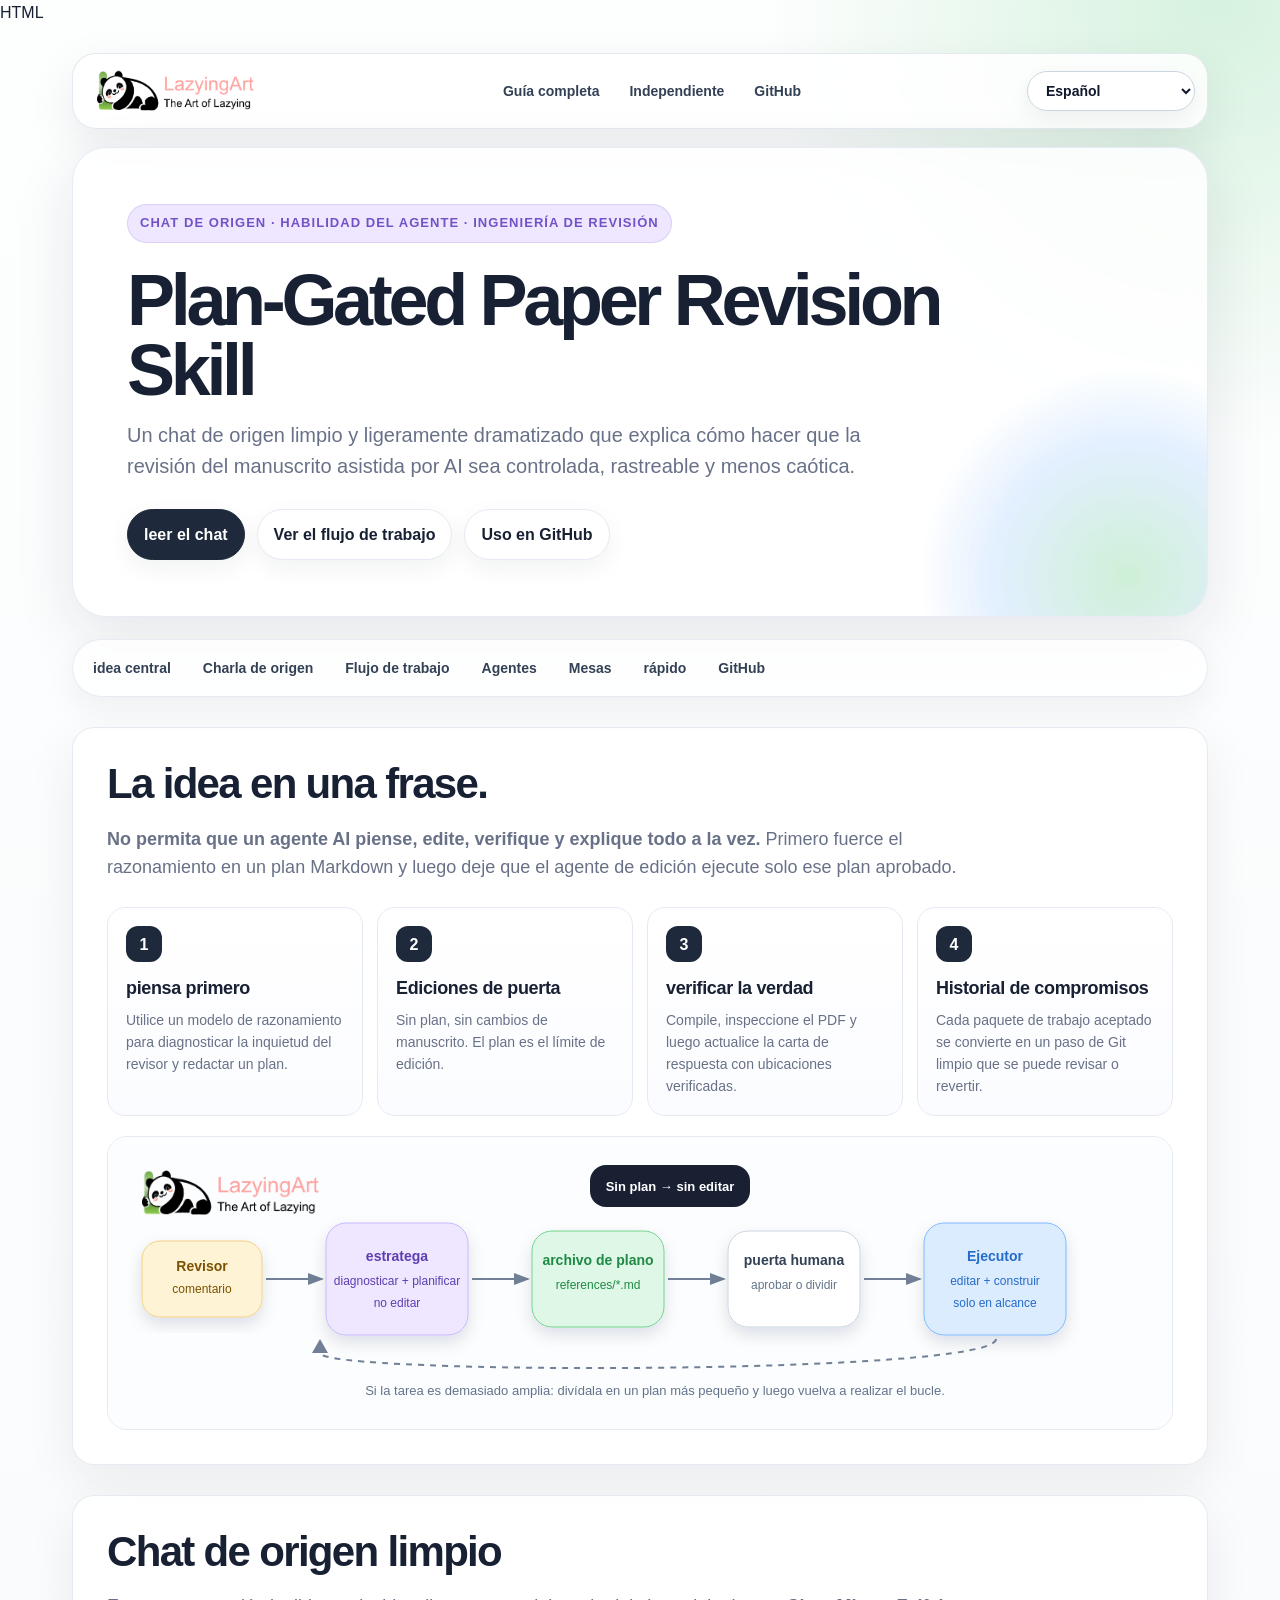
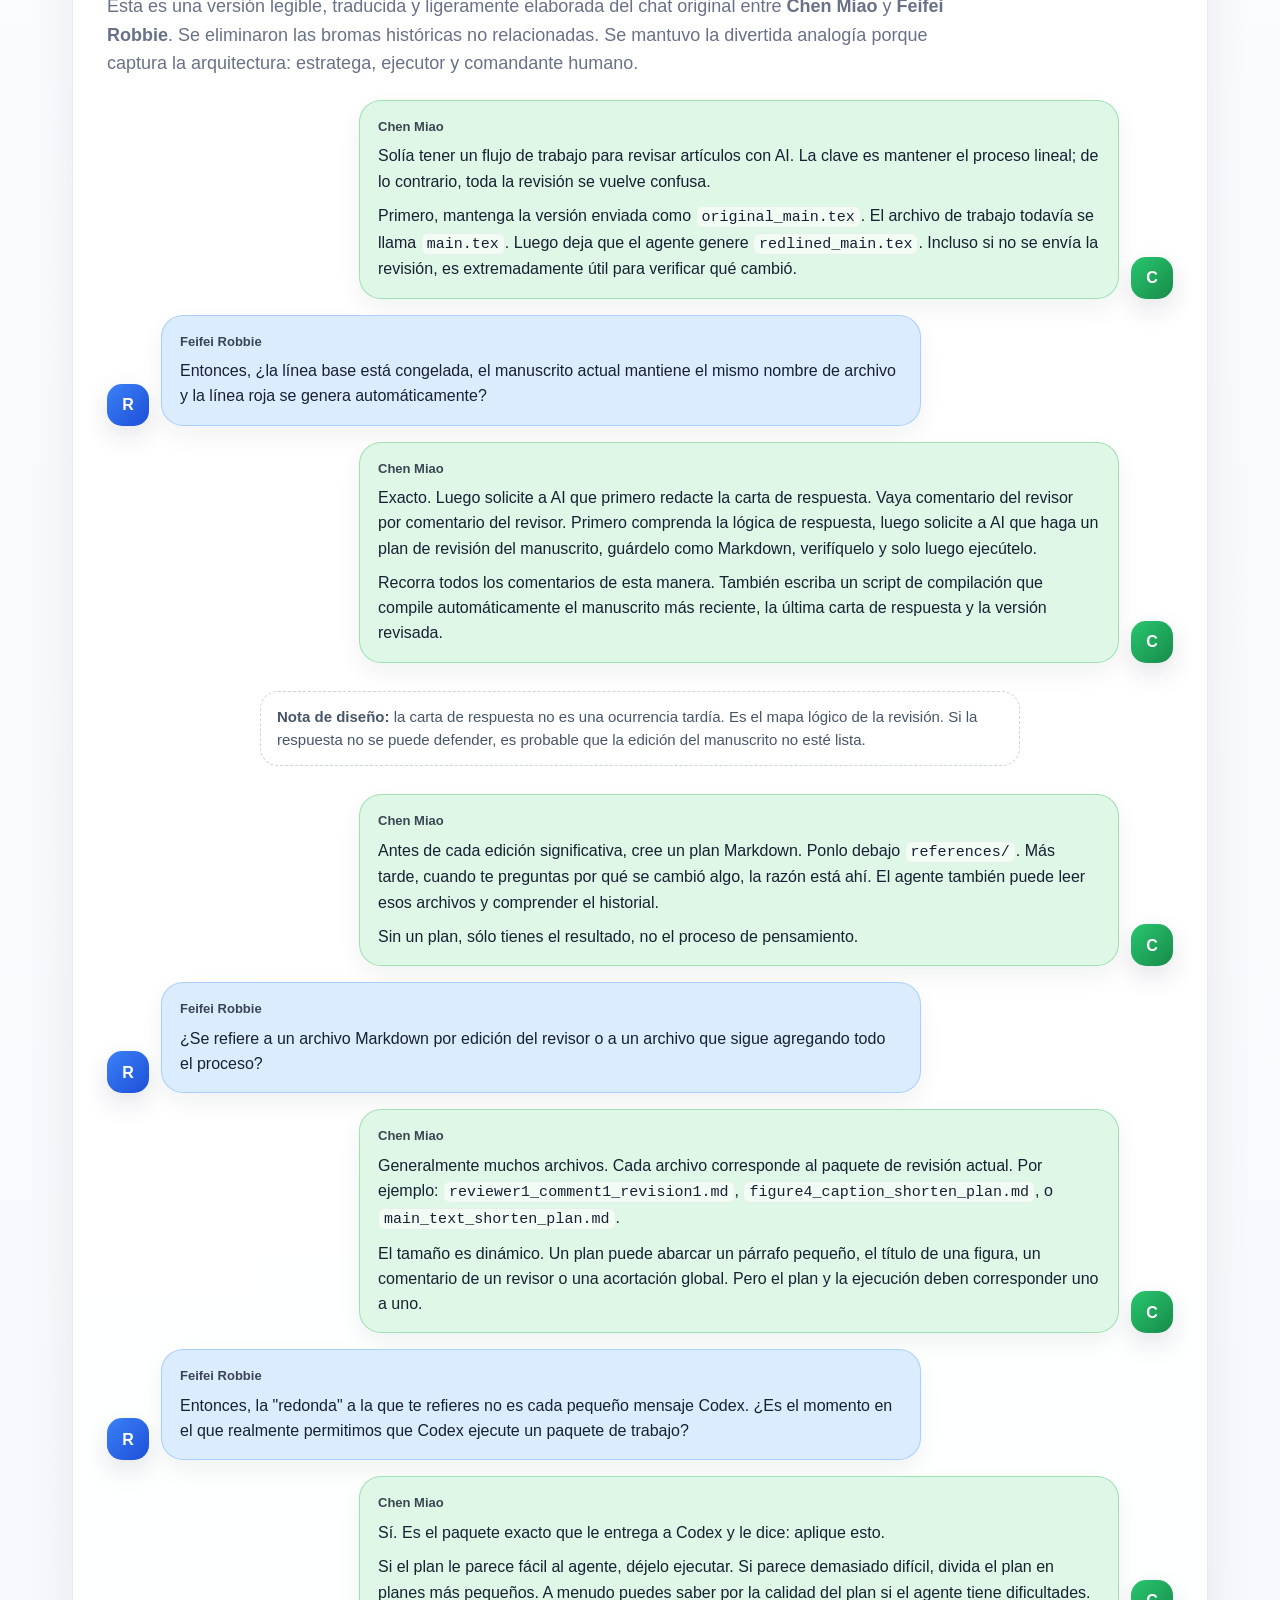
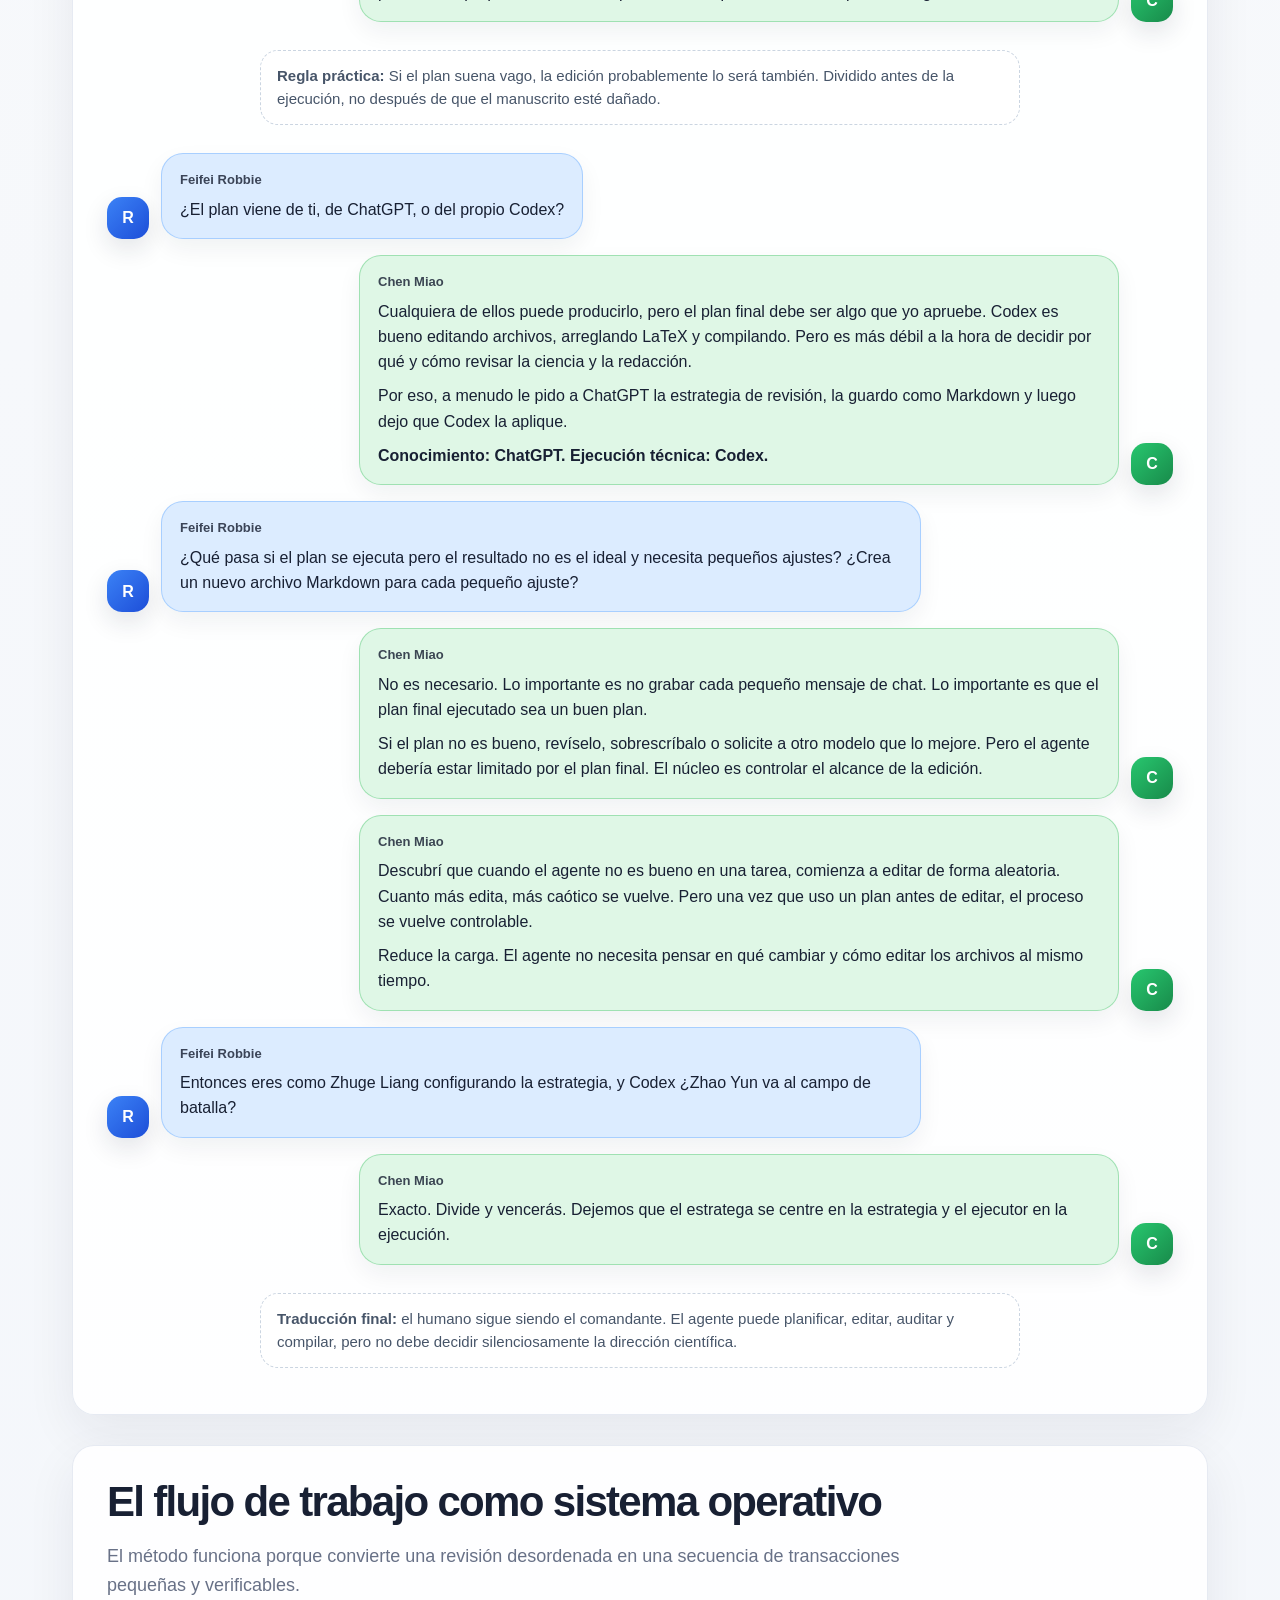
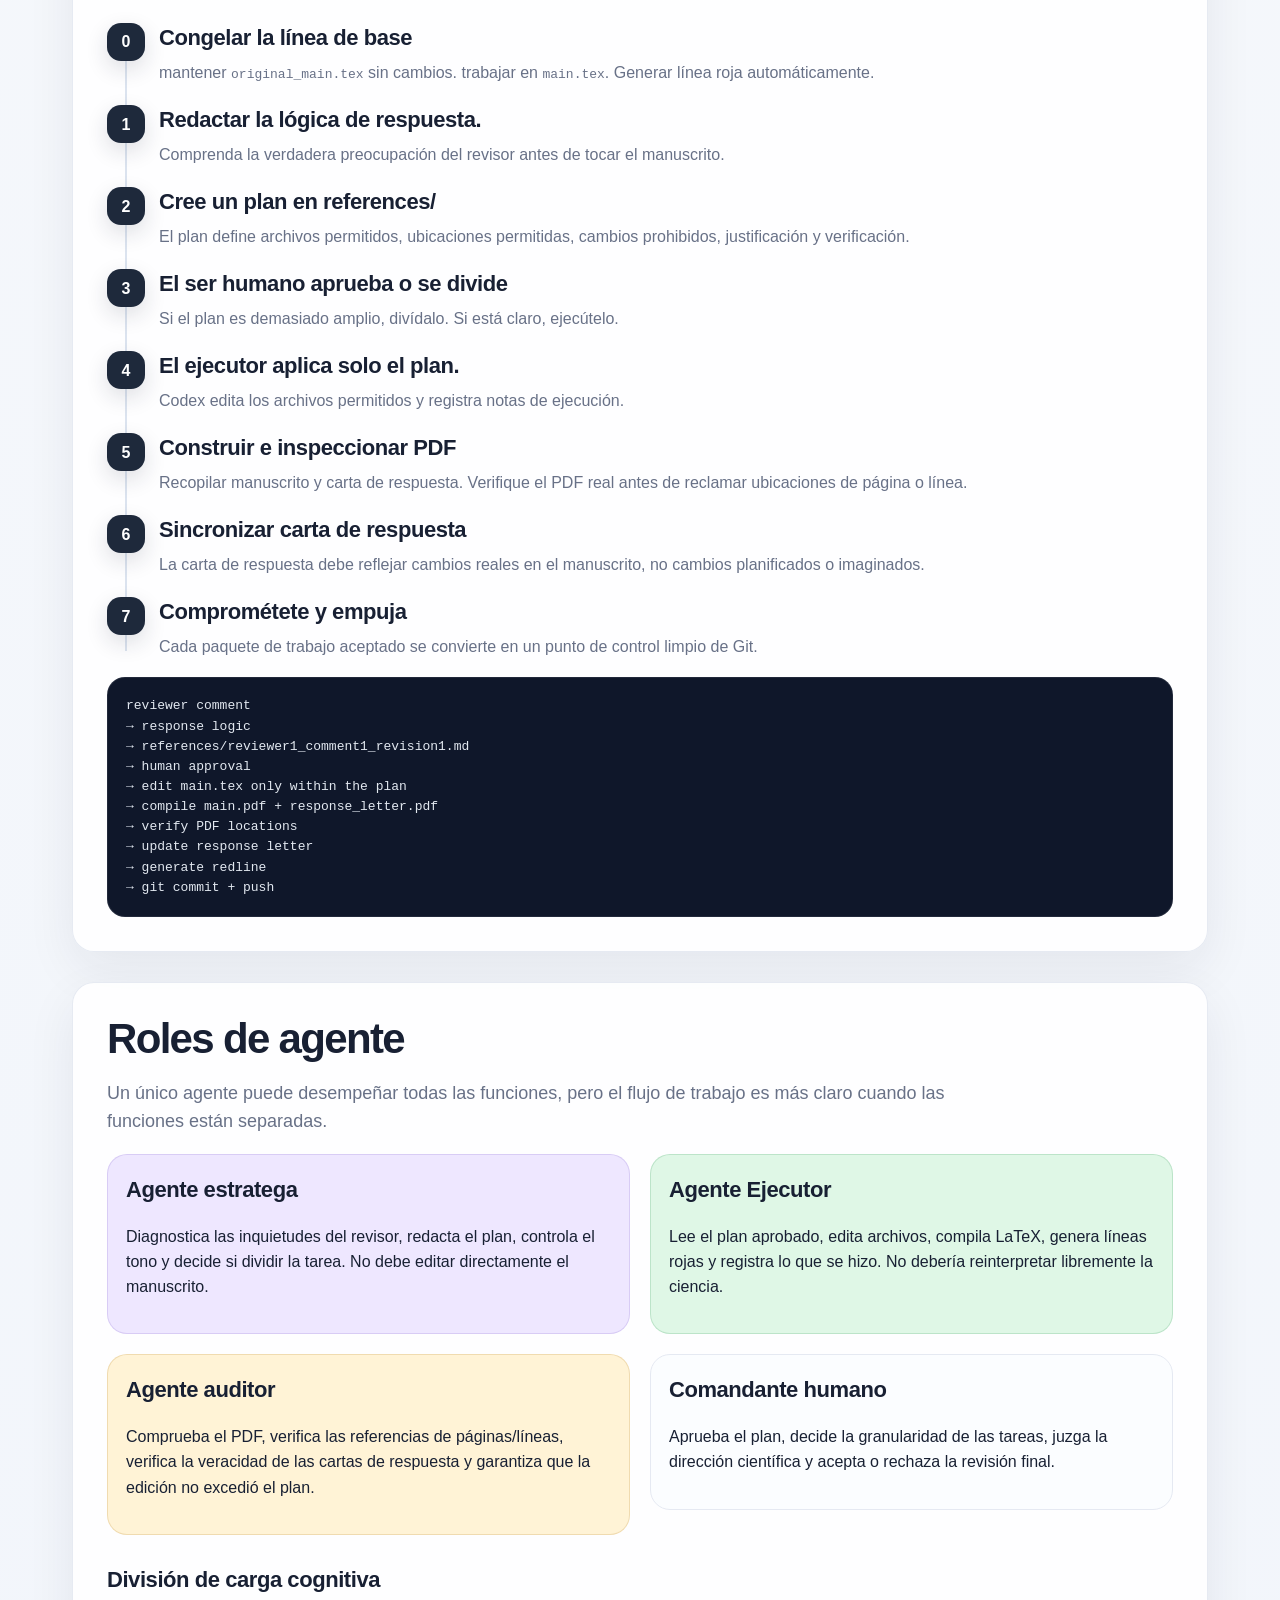
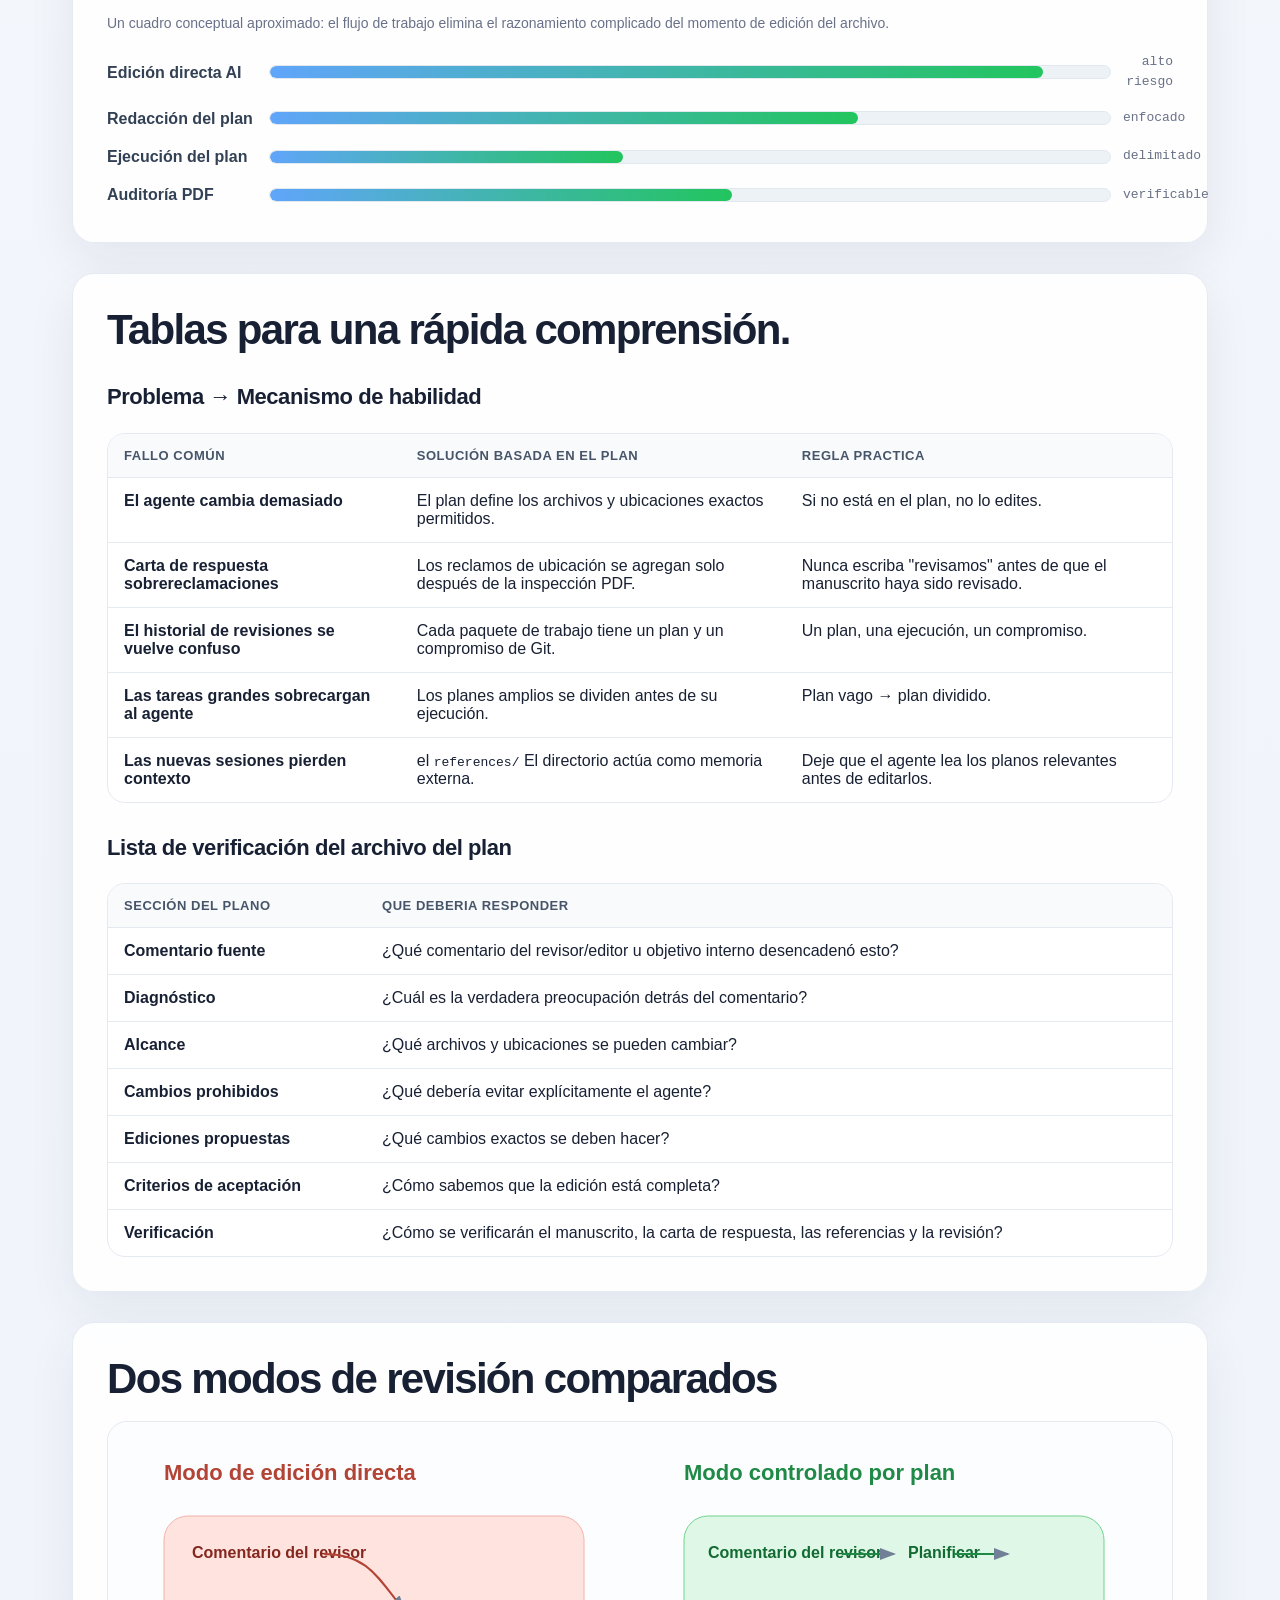
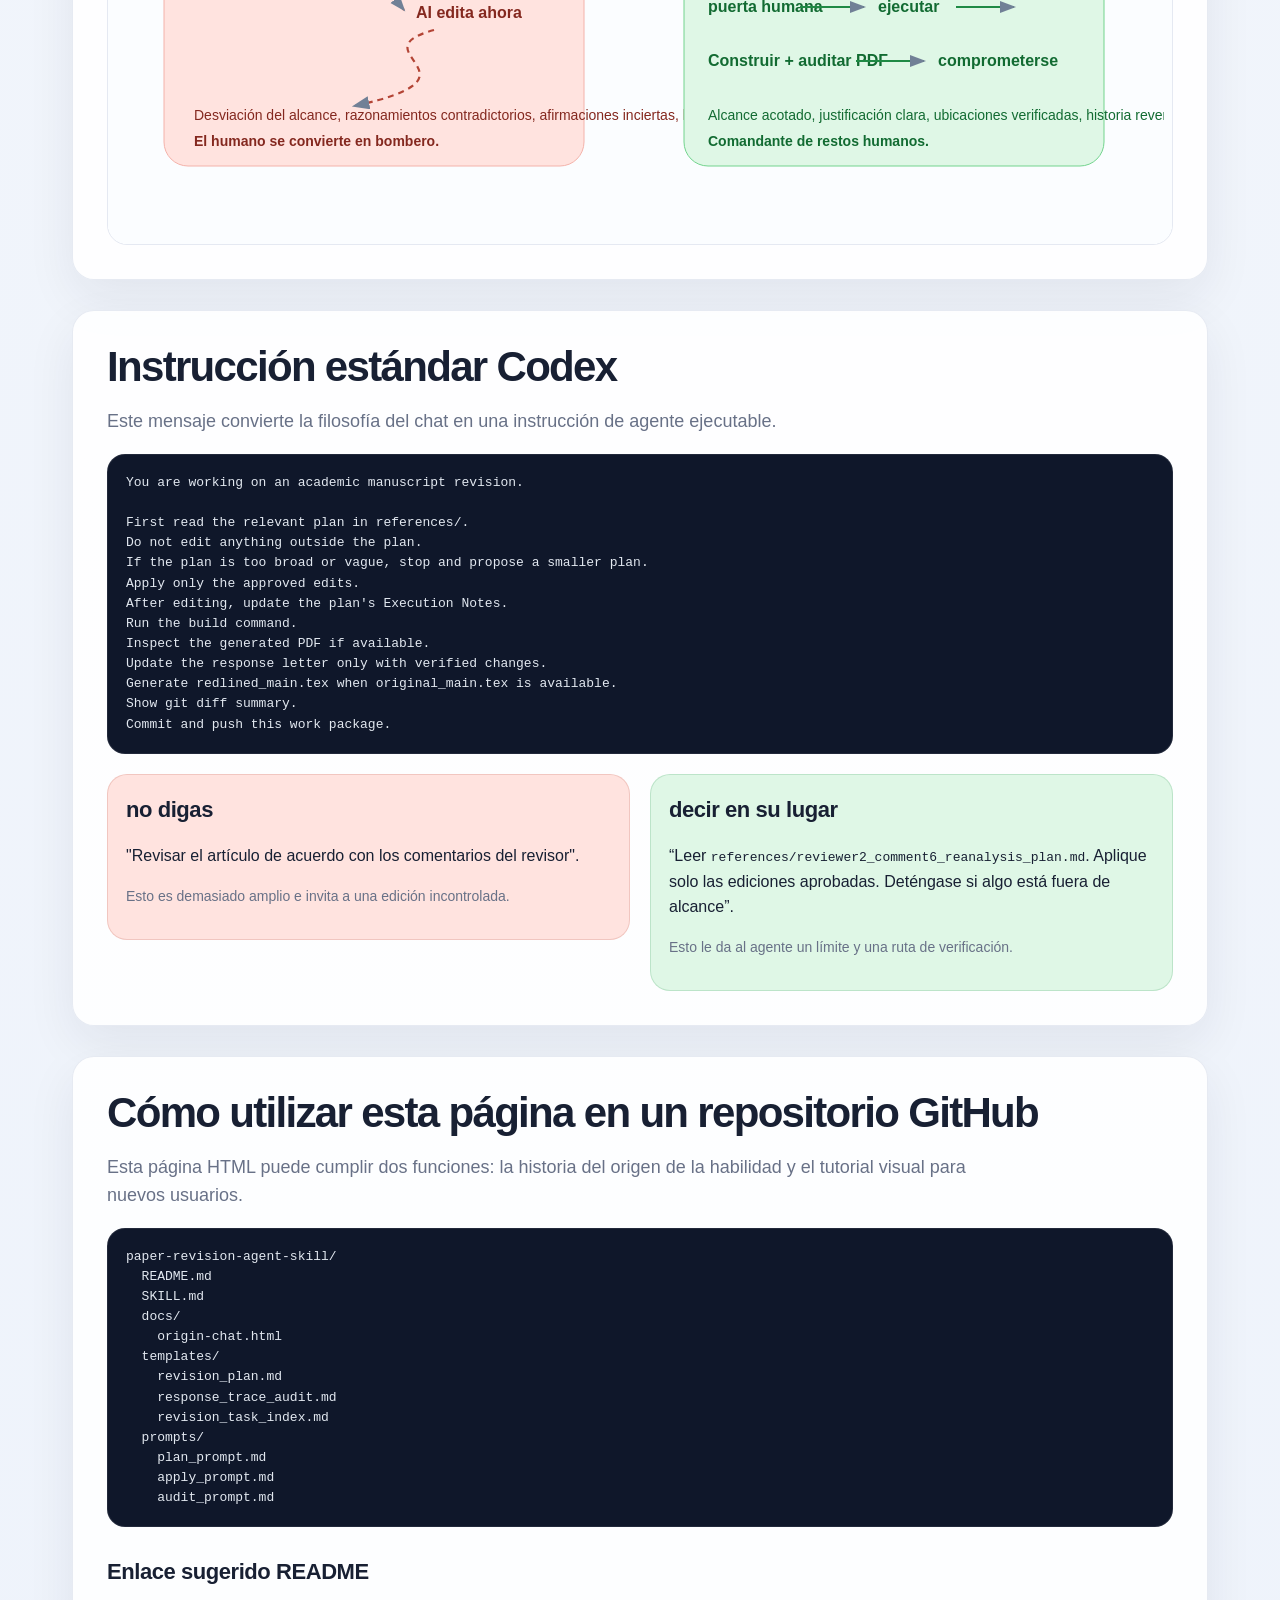
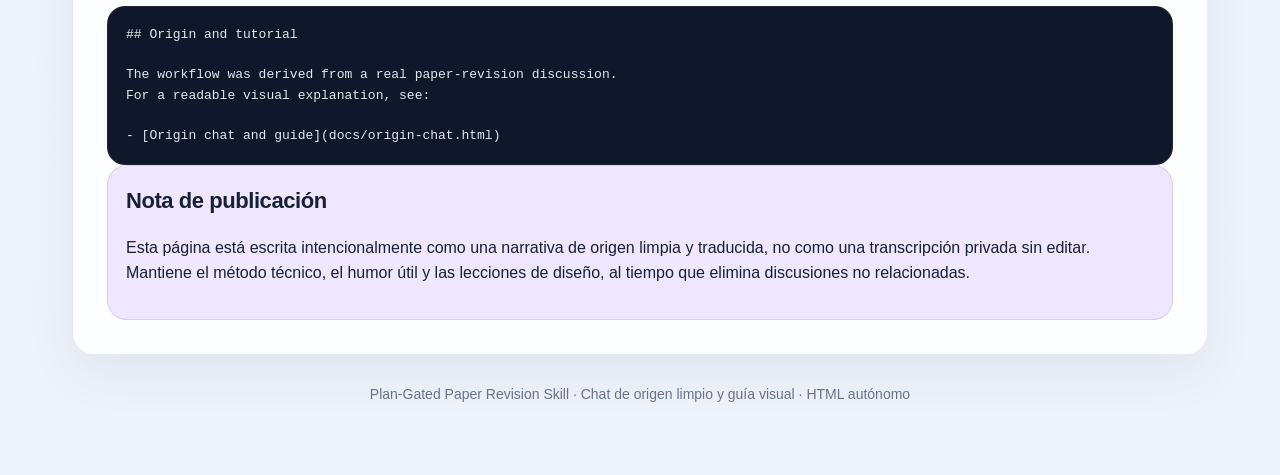
<file: docs/i18n/origin-chat.es.html>
HTML
<html lang="es">
<head>
<meta charset="utf-8"/>
<meta content="width=device-width, initial-scale=1" name="viewport"/>
<title>Paper Revision Skill — Español</title>
<meta content="A cleaned, readable origin chat and practical guide for the Plan-Gated Paper Revision Skill." name="description"/>
<style>
    :root {
      --bg: #f6f8fb;
      --paper: #ffffff;
      --ink: #182033;
      --muted: #687187;
      --line: #e5e9f2;
      --blue: #dcecff;
      --blue-edge: #7fb8ff;
      --blue-strong: #246bca;
      --green: #dff7e6;
      --green-edge: #72d38d;
      --green-strong: #1f8a45;
      --purple: #eee7ff;
      --purple-strong: #7352c7;
      --amber: #fff3d6;
      --amber-strong: #ae7100;
      --red: #ffe3df;
      --red-strong: #b34435;
      --shadow: 0 18px 60px rgba(25, 33, 58, .10);
      --radius: 22px;
      --mono: ui-monospace, SFMono-Regular, Menlo, Monaco, Consolas, "Liberation Mono", monospace;
      --sans: -apple-system, BlinkMacSystemFont, "SF Pro Display", "SF Pro Text", Inter, Segoe UI, Roboto, Helvetica, Arial, sans-serif;
    }

    * { box-sizing: border-box; }
    html { scroll-behavior: smooth; }
    body {
      margin: 0;
      font-family: var(--sans);
      color: var(--ink);
      background:
        radial-gradient(circle at 8% -5%, rgba(127, 184, 255, .35), transparent 30rem),
        radial-gradient(circle at 95% 0%, rgba(114, 211, 141, .28), transparent 28rem),
        linear-gradient(180deg, #fdfefe 0%, var(--bg) 35%, #eef3fb 100%);
      line-height: 1.58;
    }

    a { color: var(--blue-strong); text-decoration: none; }
    a:hover { text-decoration: underline; }

    .page {
      max-width: 1180px;
      margin: 0 auto;
      padding: 28px 22px 70px;
    }

    .langbar {
      margin: 0 0 16px;
      display: flex;
      flex-wrap: wrap;
      gap: 7px;
      align-items: center;
    }
    .langbar a {
      display: inline-flex;
      align-items: center;
      min-height: 30px;
      padding: 6px 10px;
      border: 1px solid rgba(229,233,242,.95);
      border-radius: 999px;
      background: rgba(255,255,255,.72);
      box-shadow: 0 8px 22px rgba(25,33,58,.05);
      color: #334155;
      font-size: 13px;
      font-weight: 700;
      text-decoration: none;
    }
    .langbar a:hover,
    .langbar a.active {
      background: #1e293b;
      color: #fff;
      border-color: #1e293b;
    }

    .hero {
      position: relative;
      overflow: hidden;
      border: 1px solid rgba(229, 233, 242, .9);
      border-radius: 34px;
      background: rgba(255, 255, 255, .82);
      box-shadow: var(--shadow);
      padding: 56px 54px;
      backdrop-filter: blur(12px);
    }
    .hero:before {
      content: "";
      position: absolute;
      inset: auto -130px -170px auto;
      width: 420px;
      height: 420px;
      border-radius: 999px;
      background: radial-gradient(circle, rgba(114,211,141,.35), rgba(127,184,255,.22) 45%, transparent 70%);
      pointer-events: none;
    }
    .eyebrow {
      display: inline-flex;
      align-items: center;
      gap: 8px;
      font-size: 13px;
      letter-spacing: .08em;
      text-transform: uppercase;
      color: var(--purple-strong);
      background: var(--purple);
      border: 1px solid rgba(115,82,199,.16);
      border-radius: 999px;
      padding: 8px 12px;
      font-weight: 750;
    }
    h1 {
      margin: 22px 0 14px;
      font-size: clamp(38px, 6vw, 72px);
      line-height: .98;
      letter-spacing: -0.06em;
      max-width: 870px;
    }
    .subtitle {
      max-width: 770px;
      color: var(--muted);
      font-size: 20px;
      margin: 0;
    }
    .hero-actions {
      margin-top: 26px;
      display: flex;
      flex-wrap: wrap;
      gap: 12px;
    }
    .btn {
      display: inline-flex;
      align-items: center;
      justify-content: center;
      border-radius: 999px;
      padding: 12px 16px;
      font-weight: 740;
      border: 1px solid var(--line);
      background: white;
      color: var(--ink);
      box-shadow: 0 8px 24px rgba(25,33,58,.06);
    }
    .btn.primary {
      background: #1e293b;
      color: white;
      border-color: #1e293b;
    }

    .nav {
      position: sticky;
      top: 0;
      z-index: 4;
      margin: 22px 0;
      border: 1px solid rgba(229,233,242,.92);
      border-radius: 999px;
      background: rgba(255,255,255,.78);
      box-shadow: 0 12px 32px rgba(25,33,58,.06);
      backdrop-filter: blur(12px);
      padding: 8px;
      display: flex;
      gap: 8px;
      overflow-x: auto;
    }
    .nav a {
      white-space: nowrap;
      color: #334155;
      padding: 9px 12px;
      border-radius: 999px;
      font-weight: 650;
      font-size: 14px;
    }
    .nav a:hover {
      background: #f1f5f9;
      text-decoration: none;
    }

    section {
      margin-top: 30px;
      background: rgba(255,255,255,.88);
      border: 1px solid rgba(229,233,242,.95);
      border-radius: var(--radius);
      box-shadow: 0 18px 50px rgba(25,33,58,.07);
      padding: 34px;
    }
    section.flat { box-shadow: none; }
    h2 {
      margin: 0 0 14px;
      font-size: clamp(26px, 3.5vw, 42px);
      line-height: 1.05;
      letter-spacing: -0.04em;
    }
    h3 {
      margin: 28px 0 12px;
      font-size: 22px;
      letter-spacing: -0.02em;
    }
    .lead { color: var(--muted); font-size: 18px; max-width: 860px; }
    .small { color: var(--muted); font-size: 14px; }

    .cards {
      display: grid;
      grid-template-columns: repeat(4, 1fr);
      gap: 14px;
      margin-top: 26px;
    }
    .card {
      border: 1px solid var(--line);
      border-radius: 18px;
      padding: 18px;
      background: linear-gradient(180deg, #ffffff, #fbfcff);
      min-height: 150px;
    }
    .card .num {
      display: inline-grid;
      place-items: center;
      width: 36px;
      height: 36px;
      border-radius: 12px;
      color: white;
      background: #1e293b;
      font-weight: 800;
      margin-bottom: 12px;
    }
    .card h3 { margin: 0 0 6px; font-size: 18px; }
    .card p { margin: 0; color: var(--muted); font-size: 14px; }

    .diagram {
      overflow-x: auto;
      border: 1px solid var(--line);
      border-radius: 20px;
      background: #fbfdff;
      padding: 16px;
      margin-top: 20px;
    }
    svg text { font-family: var(--sans); }

    .chat-wrap {
      display: flex;
      flex-direction: column;
      gap: 16px;
      margin-top: 22px;
    }
    .msg-row {
      display: flex;
      align-items: flex-end;
      gap: 12px;
      max-width: 100%;
    }
    .msg-row.right { justify-content: flex-end; }
    .avatar {
      flex: 0 0 42px;
      width: 42px;
      height: 42px;
      border-radius: 15px;
      display: grid;
      place-items: center;
      color: white;
      font-weight: 850;
      box-shadow: 0 10px 26px rgba(25,33,58,.12);
    }
    .avatar.blue { background: linear-gradient(135deg, #3b82f6, #1d4ed8); }
    .avatar.green { background: linear-gradient(135deg, #28c76f, #188a4a); }
    .bubble {
      max-width: 760px;
      border-radius: 22px;
      padding: 16px 18px;
      border: 1px solid var(--line);
      box-shadow: 0 10px 25px rgba(25,33,58,.06);
      position: relative;
    }
    .bubble.blue {
      background: var(--blue);
      border-color: rgba(127,184,255,.55);
    }
    .bubble.green {
      background: var(--green);
      border-color: rgba(114,211,141,.58);
    }
    .bubble .name {
      font-size: 13px;
      font-weight: 820;
      margin-bottom: 6px;
      opacity: .82;
    }
    .bubble p { margin: 0 0 9px; }
    .bubble p:last-child { margin-bottom: 0; }
    .bubble ul { margin: 8px 0 0 20px; padding: 0; }
    .bubble code, .inline-code {
      font-family: var(--mono);
      font-size: .94em;
      background: rgba(255,255,255,.62);
      border: 1px solid rgba(0,0,0,.05);
      border-radius: 7px;
      padding: 1px 5px;
    }
    .aside-note {
      margin: 12px auto;
      max-width: 760px;
      background: #ffffff;
      border: 1px dashed #cbd5e1;
      color: #475569;
      border-radius: 18px;
      padding: 13px 16px;
      font-size: 15px;
    }

    .two-col {
      display: grid;
      grid-template-columns: 1fr 1fr;
      gap: 20px;
      align-items: start;
    }
    .callout {
      border-radius: 20px;
      border: 1px solid var(--line);
      padding: 18px;
      background: #fbfdff;
    }
    .callout h3 { margin-top: 0; }
    .callout.warning { background: var(--amber); border-color: rgba(174,113,0,.18); }
    .callout.success { background: var(--green); border-color: rgba(31,138,69,.18); }
    .callout.danger { background: var(--red); border-color: rgba(179,68,53,.18); }
    .callout.purple { background: var(--purple); border-color: rgba(115,82,199,.18); }

    table {
      width: 100%;
      border-collapse: separate;
      border-spacing: 0;
      overflow: hidden;
      border: 1px solid var(--line);
      border-radius: 18px;
      background: white;
      margin-top: 18px;
    }
    th, td {
      padding: 14px 16px;
      text-align: left;
      vertical-align: top;
      border-bottom: 1px solid var(--line);
    }
    th {
      background: #f8fafc;
      font-size: 13px;
      letter-spacing: .04em;
      text-transform: uppercase;
      color: #475569;
    }
    tr:last-child td { border-bottom: none; }
    td:first-child { font-weight: 720; }

    pre {
      margin: 16px 0 0;
      padding: 18px;
      border-radius: 18px;
      background: #0f172a;
      color: #e2e8f0;
      overflow-x: auto;
      font-family: var(--mono);
      font-size: 13px;
      line-height: 1.55;
      border: 1px solid rgba(255,255,255,.08);
    }

    .bars { display: grid; gap: 13px; margin-top: 18px; }
    .bar-line { display: grid; grid-template-columns: 150px 1fr 50px; gap: 12px; align-items: center; }
    .bar-label { color: #334155; font-weight: 700; }
    .bar-track { height: 14px; border-radius: 999px; background: #edf2f7; overflow: hidden; border: 1px solid #e2e8f0; }
    .bar-fill { height: 100%; border-radius: 999px; background: linear-gradient(90deg, #60a5fa, #22c55e); }
    .bar-value { text-align: right; color: var(--muted); font-family: var(--mono); font-size: 13px; }

    .timeline { margin-top: 22px; position: relative; }
    .timeline:before {
      content: "";
      position: absolute;
      left: 18px;
      top: 8px;
      bottom: 8px;
      width: 2px;
      background: #dbe3ef;
    }
    .tl-item {
      position: relative;
      padding-left: 52px;
      margin: 18px 0;
    }
    .tl-dot {
      position: absolute;
      left: 0;
      top: 2px;
      width: 38px;
      height: 38px;
      border-radius: 14px;
      display: grid;
      place-items: center;
      background: #1e293b;
      color: white;
      font-weight: 850;
      box-shadow: 0 8px 22px rgba(25,33,58,.14);
    }
    .tl-item h3 { margin: 0 0 4px; }
    .tl-item p { margin: 0; color: var(--muted); }

    .footer {
      margin: 28px 0 0;
      text-align: center;
      color: var(--muted);
      font-size: 14px;
    }

    @media (max-width: 880px) {
      .hero { padding: 38px 26px; }
      .cards, .two-col { grid-template-columns: 1fr; }
      section { padding: 24px; }
      .bubble { max-width: calc(100vw - 110px); }
      .bar-line { grid-template-columns: 1fr; gap: 6px; }
      .bar-value { text-align: left; }
    }

    @media print {
      body { background: white; }
      .site-header, .langbar, .nav, .hero-actions { display: none; }
      section, .hero { box-shadow: none; break-inside: avoid; }
      .bubble { box-shadow: none; }
    }
  </style>
<link href="../site.css" rel="stylesheet"/>
<link href="style.css" rel="stylesheet"/>
<script defer="" src="../site.js"></script>
</head>
<body>
<main class="page">
<header aria-label="Site navigation" class="site-header">
<a class="site-brand" href="../index.html">Paper Revision Skill</a>
<nav aria-label="Primary navigation" class="site-nav">
<a href="../origin-chat.html">Guía completa</a>
<a href="../origin-chat-downloaded-package.html">Independiente</a>
<a href="https://github.com/lachlanchen/paper-revision-skill">GitHub</a>
</nav>
<div class="language-menu">
<label class="sr-only" for="language-select">Elige idioma</label>
<select aria-label="Choose language" data-language-select="" id="language-select">
<option value="../origin-chat.html">English</option>
<option value="origin-chat.ar.html">العربية</option>
<option selected="" value="origin-chat.es.html">Español</option>
<option value="origin-chat.fr.html">Français</option>
<option value="origin-chat.ja.html">日本語</option>
<option value="origin-chat.ko.html">한국어</option>
<option value="origin-chat.vi.html">Tiếng Việt</option>
<option value="origin-chat.zh-Hans.html">中文 (简体)</option>
<option value="origin-chat.zh-Hant.html">中文（繁體）</option>
<option value="origin-chat.de.html">Deutsch</option>
<option value="origin-chat.ru.html">Русский</option>
</select>
</div>
</header>
<header class="hero">
<span class="eyebrow">Chat de origen · Habilidad del agente · Ingeniería de revisión</span>
<h1>Plan-Gated Paper Revision Skill</h1>
<p class="subtitle">Un chat de origen limpio y ligeramente dramatizado que explica cómo hacer que la revisión del manuscrito asistida por AI sea controlada, rastreable y menos caótica.</p>
<div class="hero-actions">
<a class="btn primary" href="#chat">leer el chat</a>
<a class="btn" href="#workflow">Ver el flujo de trabajo</a>
<a class="btn" href="#github">Uso en GitHub</a>
</div>
</header>
<nav aria-label="Table of contents" class="nav">
<a href="#idea">idea central</a>
<a href="#chat">Charla de origen</a>
<a href="#workflow">Flujo de trabajo</a>
<a href="#roles">Agentes</a>
<a href="#tables">Mesas</a>
<a href="#prompt">rápido</a>
<a href="#github">GitHub</a>
</nav>
<section id="idea">
<h2>La idea en una frase.</h2>
<p class="lead"><strong>No permita que un agente AI piense, edite, verifique y explique todo a la vez.</strong> Primero fuerce el razonamiento en un plan Markdown y luego deje que el agente de edición ejecute solo ese plan aprobado.</p>
<div class="cards">
<article class="card">
<div class="num">1</div>
<h3>piensa primero</h3>
<p>Utilice un modelo de razonamiento para diagnosticar la inquietud del revisor y redactar un plan.</p>
</article>
<article class="card">
<div class="num">2</div>
<h3>Ediciones de puerta</h3>
<p>Sin plan, sin cambios de manuscrito. El plan es el límite de edición.</p>
</article>
<article class="card">
<div class="num">3</div>
<h3>verificar la verdad</h3>
<p>Compile, inspeccione el PDF y luego actualice la carta de respuesta con ubicaciones verificadas.</p>
</article>
<article class="card">
<div class="num">4</div>
<h3>Historial de compromisos</h3>
<p>Cada paquete de trabajo aceptado se convierte en un paso de Git limpio que se puede revisar o revertir.</p>
</article>
</div>
<div aria-label="Plan gated workflow diagram" class="diagram">
<svg aria-label="Reviewer comment goes to strategist, plan, human approval, executor, build, auditor, response letter and git." height="260" role="img" viewBox="0 0 1040 260" width="1040">
<defs>
<marker id="arrow" markerHeight="10" markerUnits="strokeWidth" markerWidth="10" orient="auto" refX="7" refY="3">
<path d="M0,0 L0,6 L8,3 z" fill="#718096"></path>
</marker>
<filter height="140%" id="softShadow" width="140%" x="-20%" y="-20%">
<feDropShadow dx="0" dy="7" flood-color="#19213a" flood-opacity="0.12" stdDeviation="8"></feDropShadow>
</filter>
</defs>
<a aria-label="LazyingArt" href="https://lazying.art" rel="noopener" target="_blank">
<image height="56" href="../assets/lazyingart-logo.png" preserveAspectRatio="xMinYMid meet" width="190" x="18" y="12"/>
</a>
<rect fill="#fff3d6" filter="url(#softShadow)" height="76" rx="18" stroke="#f3d084" width="120" x="18" y="88"></rect>
<text fill="#7a5200" font-size="14" font-weight="800" text-anchor="middle" x="78" y="118">Revisor</text>
<text fill="#7a5200" font-size="12" text-anchor="middle" x="78" y="140">comentario</text>
<path d="M142 126 C168 126 174 126 198 126" fill="none" marker-end="url(#arrow)" stroke="#718096" stroke-width="2"></path>
<rect fill="#eee7ff" filter="url(#softShadow)" height="112" rx="20" stroke="#c7b8ff" width="142" x="202" y="70"></rect>
<text fill="#5d3eb2" font-size="14" font-weight="800" text-anchor="middle" x="273" y="108">estratega</text>
<text fill="#5d3eb2" font-size="12" text-anchor="middle" x="273" y="132">diagnosticar + planificar</text>
<text fill="#5d3eb2" font-size="12" text-anchor="middle" x="273" y="154">no editar</text>
<path d="M348 126 C374 126 380 126 404 126" fill="none" marker-end="url(#arrow)" stroke="#718096" stroke-width="2"></path>
<rect fill="#dff7e6" filter="url(#softShadow)" height="96" rx="20" stroke="#72d38d" width="132" x="408" y="78"></rect>
<text fill="#1f8a45" font-size="14" font-weight="800" text-anchor="middle" x="474" y="112">archivo de plano</text>
<text fill="#1f8a45" font-size="12" text-anchor="middle" x="474" y="136">references/*.md</text>
<path d="M544 126 C570 126 576 126 600 126" fill="none" marker-end="url(#arrow)" stroke="#718096" stroke-width="2"></path>
<rect fill="#ffffff" filter="url(#softShadow)" height="96" rx="20" stroke="#cbd5e1" width="132" x="604" y="78"></rect>
<text fill="#334155" font-size="14" font-weight="800" text-anchor="middle" x="670" y="112">puerta humana</text>
<text fill="#64748b" font-size="12" text-anchor="middle" x="670" y="136">aprobar o dividir</text>
<path d="M740 126 C766 126 772 126 796 126" fill="none" marker-end="url(#arrow)" stroke="#718096" stroke-width="2"></path>
<rect fill="#dcecff" filter="url(#softShadow)" height="112" rx="20" stroke="#7fb8ff" width="142" x="800" y="70"></rect>
<text fill="#246bca" font-size="14" font-weight="800" text-anchor="middle" x="871" y="108">Ejecutor</text>
<text fill="#246bca" font-size="12" text-anchor="middle" x="871" y="132">editar + construir</text>
<text fill="#246bca" font-size="12" text-anchor="middle" x="871" y="154">solo en alcance</text>
<path d="M872 186 C872 222 196 222 196 200" fill="none" stroke="#718096" stroke-dasharray="6 6" stroke-width="2"></path>
<path d="M196 186 L188 200 L204 200 Z" fill="#718096"></path>
<text fill="#64748b" font-size="13" text-anchor="middle" x="531" y="242">Si la tarea es demasiado amplia: divídala en un plan más pequeño y luego vuelva a realizar el bucle.</text>
<rect fill="#0f172a" height="42" opacity=".96" rx="16" width="160" x="466" y="12"></rect>
<text fill="#fff" font-size="13" font-weight="800" text-anchor="middle" x="546" y="38">Sin plan → sin editar</text>
</svg>
</div>
</section>
<section id="chat">
<h2>Chat de origen limpio</h2>
<p class="lead">Esta es una versión legible, traducida y ligeramente elaborada del chat original entre <strong>Chen Miao</strong> y <strong>Feifei Robbie</strong>. Se eliminaron las bromas históricas no relacionadas. Se mantuvo la divertida analogía porque captura la arquitectura: estratega, ejecutor y comandante humano.</p>
<div class="chat-wrap">
<div class="msg-row right">
<div class="bubble green">
<div class="name">Chen Miao</div>
<p>Solía tener un flujo de trabajo para revisar artículos con AI. La clave es mantener el proceso lineal; de lo contrario, toda la revisión se vuelve confusa.</p>
<p>Primero, mantenga la versión enviada como <code>original_main.tex</code>. El archivo de trabajo todavía se llama <code>main.tex</code>. Luego deja que el agente genere <code>redlined_main.tex</code>. Incluso si no se envía la revisión, es extremadamente útil para verificar qué cambió.</p>
</div>
<div class="avatar green">C</div>
</div>
<div class="msg-row">
<div class="avatar blue">R</div>
<div class="bubble blue">
<div class="name">Feifei Robbie</div>
<p>Entonces, ¿la línea base está congelada, el manuscrito actual mantiene el mismo nombre de archivo y la línea roja se genera automáticamente?</p>
</div>
</div>
<div class="msg-row right">
<div class="bubble green">
<div class="name">Chen Miao</div>
<p>Exacto. Luego solicite a AI que primero redacte la carta de respuesta. Vaya comentario del revisor por comentario del revisor. Primero comprenda la lógica de respuesta, luego solicite a AI que haga un plan de revisión del manuscrito, guárdelo como Markdown, verifíquelo y solo luego ejecútelo.</p>
<p>Recorra todos los comentarios de esta manera. También escriba un script de compilación que compile automáticamente el manuscrito más reciente, la última carta de respuesta y la versión revisada.</p>
</div>
<div class="avatar green">C</div>
</div>
<div class="aside-note"><strong>Nota de diseño:</strong> la carta de respuesta no es una ocurrencia tardía. Es el mapa lógico de la revisión. Si la respuesta no se puede defender, es probable que la edición del manuscrito no esté lista.</div>
<div class="msg-row right">
<div class="bubble green">
<div class="name">Chen Miao</div>
<p>Antes de cada edición significativa, cree un plan Markdown. Ponlo debajo <code>references/</code>. Más tarde, cuando te preguntas por qué se cambió algo, la razón está ahí. El agente también puede leer esos archivos y comprender el historial.</p>
<p>Sin un plan, sólo tienes el resultado, no el proceso de pensamiento.</p>
</div>
<div class="avatar green">C</div>
</div>
<div class="msg-row">
<div class="avatar blue">R</div>
<div class="bubble blue">
<div class="name">Feifei Robbie</div>
<p>¿Se refiere a un archivo Markdown por edición del revisor o a un archivo que sigue agregando todo el proceso?</p>
</div>
</div>
<div class="msg-row right">
<div class="bubble green">
<div class="name">Chen Miao</div>
<p>Generalmente muchos archivos. Cada archivo corresponde al paquete de revisión actual. Por ejemplo: <code>reviewer1_comment1_revision1.md</code>, <code>figure4_caption_shorten_plan.md</code>, o <code>main_text_shorten_plan.md</code>.</p>
<p>El tamaño es dinámico. Un plan puede abarcar un párrafo pequeño, el título de una figura, un comentario de un revisor o una acortación global. Pero el plan y la ejecución deben corresponder uno a uno.</p>
</div>
<div class="avatar green">C</div>
</div>
<div class="msg-row">
<div class="avatar blue">R</div>
<div class="bubble blue">
<div class="name">Feifei Robbie</div>
<p>Entonces, la "redonda" a la que te refieres no es cada pequeño mensaje Codex. ¿Es el momento en el que realmente permitimos que Codex ejecute un paquete de trabajo?</p>
</div>
</div>
<div class="msg-row right">
<div class="bubble green">
<div class="name">Chen Miao</div>
<p>Sí. Es el paquete exacto que le entrega a Codex y le dice: aplique esto.</p>
<p>Si el plan le parece fácil al agente, déjelo ejecutar. Si parece demasiado difícil, divida el plan en planes más pequeños. A menudo puedes saber por la calidad del plan si el agente tiene dificultades.</p>
</div>
<div class="avatar green">C</div>
</div>
<div class="aside-note"><strong>Regla práctica:</strong> Si el plan suena vago, la edición probablemente lo será también. Dividido antes de la ejecución, no después de que el manuscrito esté dañado.</div>
<div class="msg-row">
<div class="avatar blue">R</div>
<div class="bubble blue">
<div class="name">Feifei Robbie</div>
<p>¿El plan viene de ti, de ChatGPT, o del propio Codex?</p>
</div>
</div>
<div class="msg-row right">
<div class="bubble green">
<div class="name">Chen Miao</div>
<p>Cualquiera de ellos puede producirlo, pero el plan final debe ser algo que yo apruebe. Codex es bueno editando archivos, arreglando LaTeX y compilando. Pero es más débil a la hora de decidir por qué y cómo revisar la ciencia y la redacción.</p>
<p>Por eso, a menudo le pido a ChatGPT la estrategia de revisión, la guardo como Markdown y luego dejo que Codex la aplique.</p>
<p><strong>Conocimiento: ChatGPT. Ejecución técnica: Codex.</strong></p>
</div>
<div class="avatar green">C</div>
</div>
<div class="msg-row">
<div class="avatar blue">R</div>
<div class="bubble blue">
<div class="name">Feifei Robbie</div>
<p>¿Qué pasa si el plan se ejecuta pero el resultado no es el ideal y necesita pequeños ajustes? ¿Crea un nuevo archivo Markdown para cada pequeño ajuste?</p>
</div>
</div>
<div class="msg-row right">
<div class="bubble green">
<div class="name">Chen Miao</div>
<p>No es necesario. Lo importante es no grabar cada pequeño mensaje de chat. Lo importante es que el plan final ejecutado sea un buen plan.</p>
<p>Si el plan no es bueno, revíselo, sobrescríbalo o solicite a otro modelo que lo mejore. Pero el agente debería estar limitado por el plan final. El núcleo es controlar el alcance de la edición.</p>
</div>
<div class="avatar green">C</div>
</div>
<div class="msg-row right">
<div class="bubble green">
<div class="name">Chen Miao</div>
<p>Descubrí que cuando el agente no es bueno en una tarea, comienza a editar de forma aleatoria. Cuanto más edita, más caótico se vuelve. Pero una vez que uso un plan antes de editar, el proceso se vuelve controlable.</p>
<p>Reduce la carga. El agente no necesita pensar en qué cambiar y cómo editar los archivos al mismo tiempo.</p>
</div>
<div class="avatar green">C</div>
</div>
<div class="msg-row">
<div class="avatar blue">R</div>
<div class="bubble blue">
<div class="name">Feifei Robbie</div>
<p>Entonces eres como Zhuge Liang configurando la estrategia, y Codex ¿Zhao Yun va al campo de batalla?</p>
</div>
</div>
<div class="msg-row right">
<div class="bubble green">
<div class="name">Chen Miao</div>
<p>Exacto. Divide y vencerás. Dejemos que el estratega se centre en la estrategia y el ejecutor en la ejecución.</p>
</div>
<div class="avatar green">C</div>
</div>
<div class="aside-note"><strong>Traducción final:</strong> el humano sigue siendo el comandante. El agente puede planificar, editar, auditar y compilar, pero no debe decidir silenciosamente la dirección científica.</div>
</div>
</section>
<section id="workflow">
<h2>El flujo de trabajo como sistema operativo</h2>
<p class="lead">El método funciona porque convierte una revisión desordenada en una secuencia de transacciones pequeñas y verificables.</p>
<div class="timeline">
<div class="tl-item">
<div class="tl-dot">0</div>
<h3>Congelar la línea de base</h3>
<p>mantener <code>original_main.tex</code> sin cambios. trabajar en <code>main.tex</code>. Generar línea roja automáticamente.</p>
</div>
<div class="tl-item">
<div class="tl-dot">1</div>
<h3>Redactar la lógica de respuesta.</h3>
<p>Comprenda la verdadera preocupación del revisor antes de tocar el manuscrito.</p>
</div>
<div class="tl-item">
<div class="tl-dot">2</div>
<h3>Cree un plan en references/</h3>
<p>El plan define archivos permitidos, ubicaciones permitidas, cambios prohibidos, justificación y verificación.</p>
</div>
<div class="tl-item">
<div class="tl-dot">3</div>
<h3>El ser humano aprueba o se divide</h3>
<p>Si el plan es demasiado amplio, divídalo. Si está claro, ejecútelo.</p>
</div>
<div class="tl-item">
<div class="tl-dot">4</div>
<h3>El ejecutor aplica solo el plan.</h3>
<p>Codex edita los archivos permitidos y registra notas de ejecución.</p>
</div>
<div class="tl-item">
<div class="tl-dot">5</div>
<h3>Construir e inspeccionar PDF</h3>
<p>Recopilar manuscrito y carta de respuesta. Verifique el PDF real antes de reclamar ubicaciones de página o línea.</p>
</div>
<div class="tl-item">
<div class="tl-dot">6</div>
<h3>Sincronizar carta de respuesta</h3>
<p>La carta de respuesta debe reflejar cambios reales en el manuscrito, no cambios planificados o imaginados.</p>
</div>
<div class="tl-item">
<div class="tl-dot">7</div>
<h3>Comprométete y empuja</h3>
<p>Cada paquete de trabajo aceptado se convierte en un punto de control limpio de Git.</p>
</div>
</div>
<pre><code>reviewer comment
→ response logic
→ references/reviewer1_comment1_revision1.md
→ human approval
→ edit main.tex only within the plan
→ compile main.pdf + response_letter.pdf
→ verify PDF locations
→ update response letter
→ generate redline
→ git commit + push</code></pre>
</section>
<section id="roles">
<h2>Roles de agente</h2>
<p class="lead">Un único agente puede desempeñar todas las funciones, pero el flujo de trabajo es más claro cuando las funciones están separadas.</p>
<div class="two-col">
<div class="callout purple">
<h3>Agente estratega</h3>
<p>Diagnostica las inquietudes del revisor, redacta el plan, controla el tono y decide si dividir la tarea. No debe editar directamente el manuscrito.</p>
</div>
<div class="callout success">
<h3>Agente Ejecutor</h3>
<p>Lee el plan aprobado, edita archivos, compila LaTeX, genera líneas rojas y registra lo que se hizo. No debería reinterpretar libremente la ciencia.</p>
</div>
<div class="callout warning">
<h3>Agente auditor</h3>
<p>Comprueba el PDF, verifica las referencias de páginas/líneas, verifica la veracidad de las cartas de respuesta y garantiza que la edición no excedió el plan.</p>
</div>
<div class="callout">
<h3>Comandante humano</h3>
<p>Aprueba el plan, decide la granularidad de las tareas, juzga la dirección científica y acepta o rechaza la revisión final.</p>
</div>
</div>
<h3>División de carga cognitiva</h3>
<p class="small">Un cuadro conceptual aproximado: el flujo de trabajo elimina el razonamiento complicado del momento de edición del archivo.</p>
<div class="bars">
<div class="bar-line"><div class="bar-label">Edición directa AI</div><div class="bar-track"><div class="bar-fill" style="width: 92%"></div></div><div class="bar-value">alto riesgo</div></div>
<div class="bar-line"><div class="bar-label">Redacción del plan</div><div class="bar-track"><div class="bar-fill" style="width: 70%"></div></div><div class="bar-value">enfocado</div></div>
<div class="bar-line"><div class="bar-label">Ejecución del plan</div><div class="bar-track"><div class="bar-fill" style="width: 42%"></div></div><div class="bar-value">delimitado</div></div>
<div class="bar-line"><div class="bar-label">Auditoría PDF</div><div class="bar-track"><div class="bar-fill" style="width: 55%"></div></div><div class="bar-value">verificable</div></div>
</div>
</section>
<section id="tables">
<h2>Tablas para una rápida comprensión.</h2>
<h3>Problema → Mecanismo de habilidad</h3>
<table>
<thead>
<tr><th>Fallo común</th><th>Solución basada en el plan</th><th>Regla practica</th></tr>
</thead>
<tbody>
<tr><td>El agente cambia demasiado</td><td>El plan define los archivos y ubicaciones exactos permitidos.</td><td>Si no está en el plan, no lo edites.</td></tr>
<tr><td>Carta de respuesta sobrereclamaciones</td><td>Los reclamos de ubicación se agregan solo después de la inspección PDF.</td><td>Nunca escriba "revisamos" antes de que el manuscrito haya sido revisado.</td></tr>
<tr><td>El historial de revisiones se vuelve confuso</td><td>Cada paquete de trabajo tiene un plan y un compromiso de Git.</td><td>Un plan, una ejecución, un compromiso.</td></tr>
<tr><td>Las tareas grandes sobrecargan al agente</td><td>Los planes amplios se dividen antes de su ejecución.</td><td>Plan vago → plan dividido.</td></tr>
<tr><td>Las nuevas sesiones pierden contexto</td><td>el <code>references/</code> El directorio actúa como memoria externa.</td><td>Deje que el agente lea los planos relevantes antes de editarlos.</td></tr>
</tbody>
</table>
<h3>Lista de verificación del archivo del plan</h3>
<table>
<thead>
<tr><th>Sección del plano</th><th>que deberia responder</th></tr>
</thead>
<tbody>
<tr><td>Comentario fuente</td><td>¿Qué comentario del revisor/editor u objetivo interno desencadenó esto?</td></tr>
<tr><td>Diagnóstico</td><td>¿Cuál es la verdadera preocupación detrás del comentario?</td></tr>
<tr><td>Alcance</td><td>¿Qué archivos y ubicaciones se pueden cambiar?</td></tr>
<tr><td>Cambios prohibidos</td><td>¿Qué debería evitar explícitamente el agente?</td></tr>
<tr><td>Ediciones propuestas</td><td>¿Qué cambios exactos se deben hacer?</td></tr>
<tr><td>Criterios de aceptación</td><td>¿Cómo sabemos que la edición está completa?</td></tr>
<tr><td>Verificación</td><td>¿Cómo se verificarán el manuscrito, la carta de respuesta, las referencias y la revisión?</td></tr>
</tbody>
</table>
</section>
<section>
<h2>Dos modos de revisión comparados</h2>
<div aria-label="Comparison between direct edit and plan-gated edit" class="diagram">
<svg aria-label="Comparison between direct AI editing and plan-gated editing." height="390" role="img" viewBox="0 0 1040 390" width="1040">
<defs>
<marker id="arrow2" markerHeight="10" markerUnits="strokeWidth" markerWidth="10" orient="auto" refX="7" refY="3"><path d="M0,0 L0,6 L8,3 z" fill="#718096"></path></marker>
</defs>
<text fill="#b34435" font-size="22" font-weight="850" x="40" y="42">Modo de edición directa</text>
<text fill="#1f8a45" font-size="22" font-weight="850" x="560" y="42">Modo controlado por plan</text>
<g transform="translate(40,78)">
<rect fill="#ffe3df" height="250" rx="24" stroke="#f3b2aa" width="420" x="0" y="0"></rect>
<text fill="#84281f" font-size="16" font-weight="800" x="28" y="42">Comentario del revisor</text>
<path d="M160 38 C205 38 215 64 240 94" fill="none" marker-end="url(#arrow2)" stroke="#b34435" stroke-width="2"></path>
<text fill="#84281f" font-size="16" font-weight="800" x="252" y="102">AI edita ahora</text>
<path d="M270 114 C190 136 330 160 190 190" fill="none" marker-end="url(#arrow2)" stroke="#b34435" stroke-dasharray="6 5" stroke-width="2.2"></path>
<text fill="#84281f" font-size="14" x="30" y="204">Desviación del alcance, razonamientos contradictorios, afirmaciones inciertas, limpieza dolorosa.</text>
<text fill="#84281f" font-size="14" font-weight="800" x="30" y="230">El humano se convierte en bombero.</text>
</g>
<g transform="translate(560,78)">
<rect fill="#dff7e6" height="250" rx="24" stroke="#72d38d" width="420" x="0" y="0"></rect>
<text fill="#126b32" font-size="16" font-weight="800" x="24" y="42">Comentario del revisor</text>
<path d="M158 38 L210 38" fill="none" marker-end="url(#arrow2)" stroke="#1f8a45" stroke-width="2"></path>
<text fill="#126b32" font-size="16" font-weight="800" x="224" y="42">Planificar</text>
<path d="M270 38 L324 38" fill="none" marker-end="url(#arrow2)" stroke="#1f8a45" stroke-width="2"></path>
<text fill="#126b32" font-size="16" font-weight="800" x="24" y="96">puerta humana</text>
<path d="M116 91 L180 91" fill="none" marker-end="url(#arrow2)" stroke="#1f8a45" stroke-width="2"></path>
<text fill="#126b32" font-size="16" font-weight="800" x="194" y="96">ejecutar</text>
<path d="M272 91 L330 91" fill="none" marker-end="url(#arrow2)" stroke="#1f8a45" stroke-width="2"></path>
<text fill="#126b32" font-size="16" font-weight="800" x="24" y="150">Construir + auditar PDF</text>
<path d="M172 145 L240 145" fill="none" marker-end="url(#arrow2)" stroke="#1f8a45" stroke-width="2"></path>
<text fill="#126b32" font-size="16" font-weight="800" x="254" y="150">comprometerse</text>
<text fill="#126b32" font-size="14" x="24" y="204">Alcance acotado, justificación clara, ubicaciones verificadas, historia reversible.</text>
<text fill="#126b32" font-size="14" font-weight="800" x="24" y="230">Comandante de restos humanos.</text>
</g>
</svg>
</div>
</section>
<section id="prompt">
<h2>Instrucción estándar Codex</h2>
<p class="lead">Este mensaje convierte la filosofía del chat en una instrucción de agente ejecutable.</p>
<pre><code>You are working on an academic manuscript revision.

First read the relevant plan in references/.
Do not edit anything outside the plan.
If the plan is too broad or vague, stop and propose a smaller plan.
Apply only the approved edits.
After editing, update the plan's Execution Notes.
Run the build command.
Inspect the generated PDF if available.
Update the response letter only with verified changes.
Generate redlined_main.tex when original_main.tex is available.
Show git diff summary.
Commit and push this work package.</code></pre>
<div class="two-col" style="margin-top:20px;">
<div class="callout danger">
<h3>no digas</h3>
<p>"Revisar el artículo de acuerdo con los comentarios del revisor".</p>
<p class="small">Esto es demasiado amplio e invita a una edición incontrolada.</p>
</div>
<div class="callout success">
<h3>decir en su lugar</h3>
<p>“Leer <code>references/reviewer2_comment6_reanalysis_plan.md</code>. Aplique solo las ediciones aprobadas. Deténgase si algo está fuera de alcance”.</p>
<p class="small">Esto le da al agente un límite y una ruta de verificación.</p>
</div>
</div>
</section>
<section id="github">
<h2>Cómo utilizar esta página en un repositorio GitHub</h2>
<p class="lead">Esta página HTML puede cumplir dos funciones: la historia del origen de la habilidad y el tutorial visual para nuevos usuarios.</p>
<pre><code>paper-revision-agent-skill/
  README.md
  SKILL.md
  docs/
    origin-chat.html
  templates/
    revision_plan.md
    response_trace_audit.md
    revision_task_index.md
  prompts/
    plan_prompt.md
    apply_prompt.md
    audit_prompt.md</code></pre>
<h3>Enlace sugerido README</h3>
<pre><code>## Origin and tutorial

The workflow was derived from a real paper-revision discussion.
For a readable visual explanation, see:

- [Origin chat and guide](docs/origin-chat.html)</code></pre>
<div class="callout purple">
<h3>Nota de publicación</h3>
<p>Esta página está escrita intencionalmente como una narrativa de origen limpia y traducida, no como una transcripción privada sin editar. Mantiene el método técnico, el humor útil y las lecciones de diseño, al tiempo que elimina discusiones no relacionadas.</p>
</div>
</section>
<p class="footer">Plan-Gated Paper Revision Skill · Chat de origen limpio y guía visual · HTML autónomo</p>
</main>
</body>
</html>
</file>
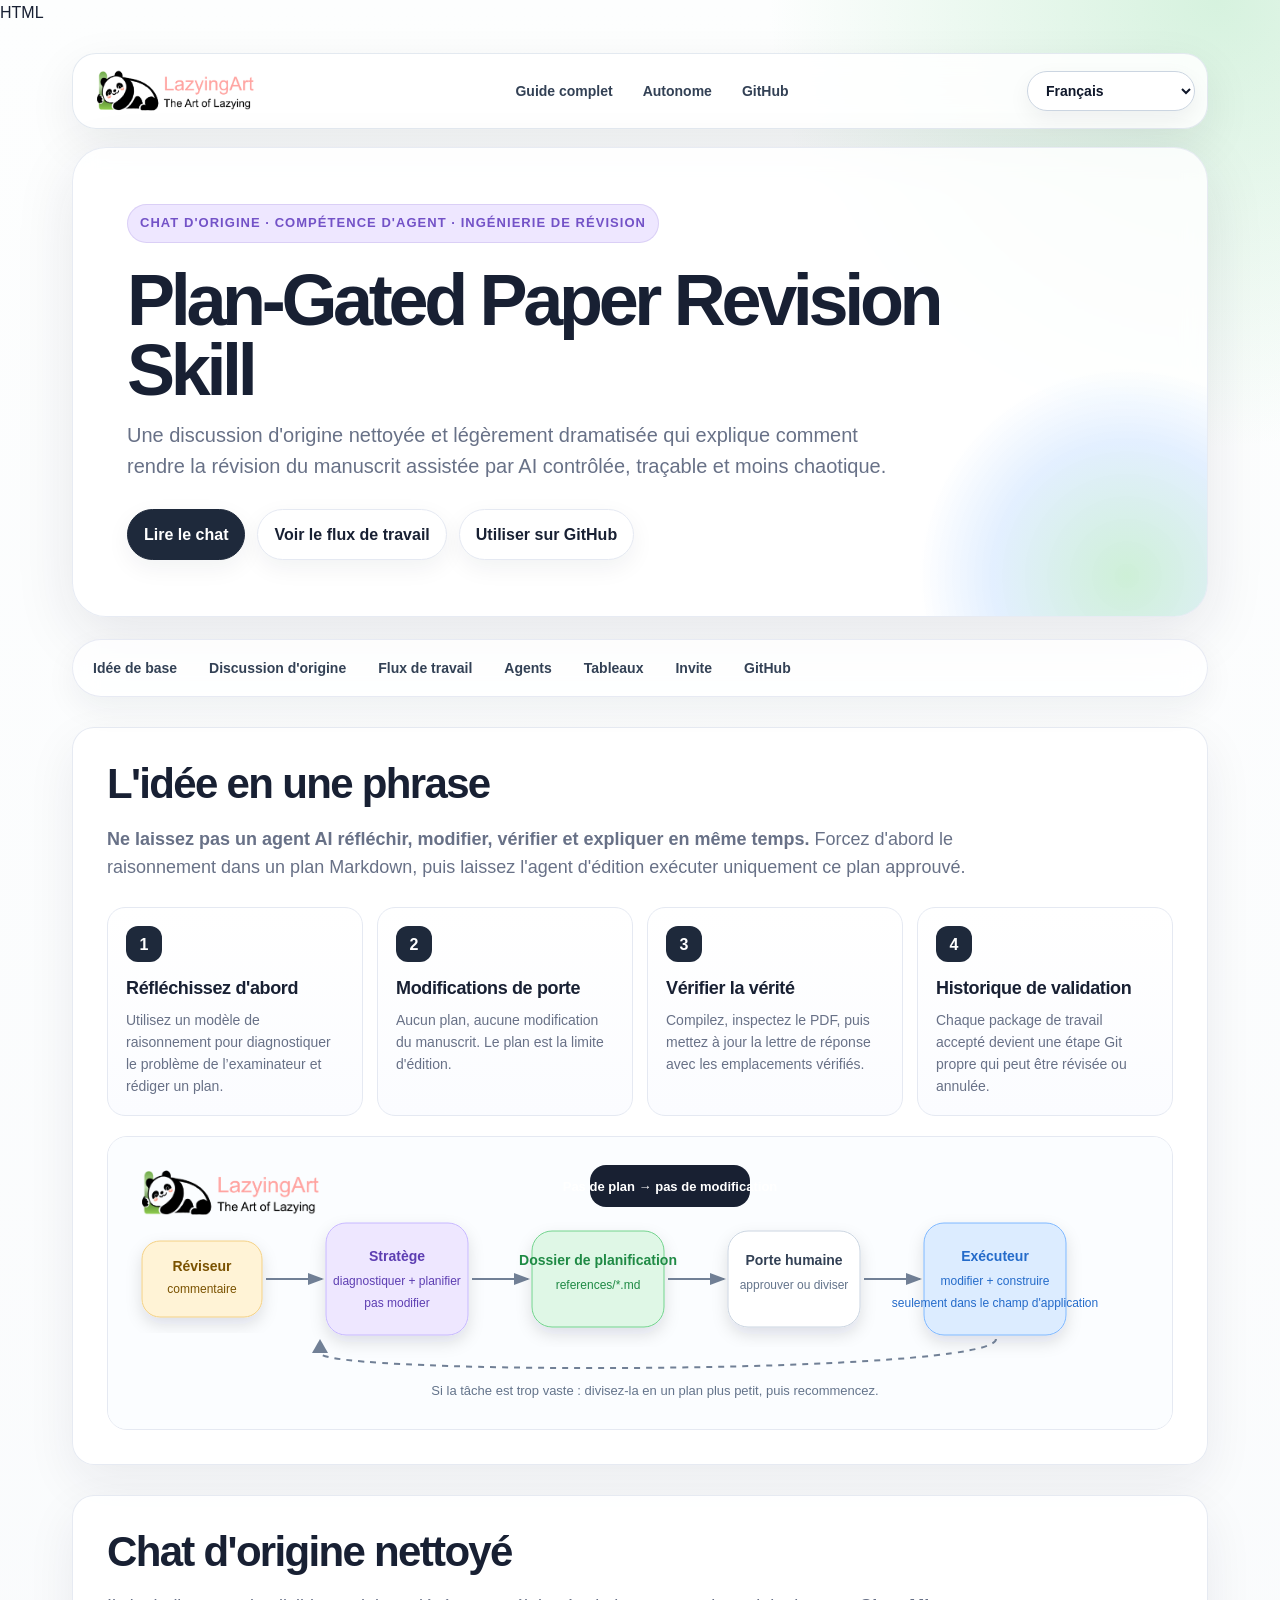
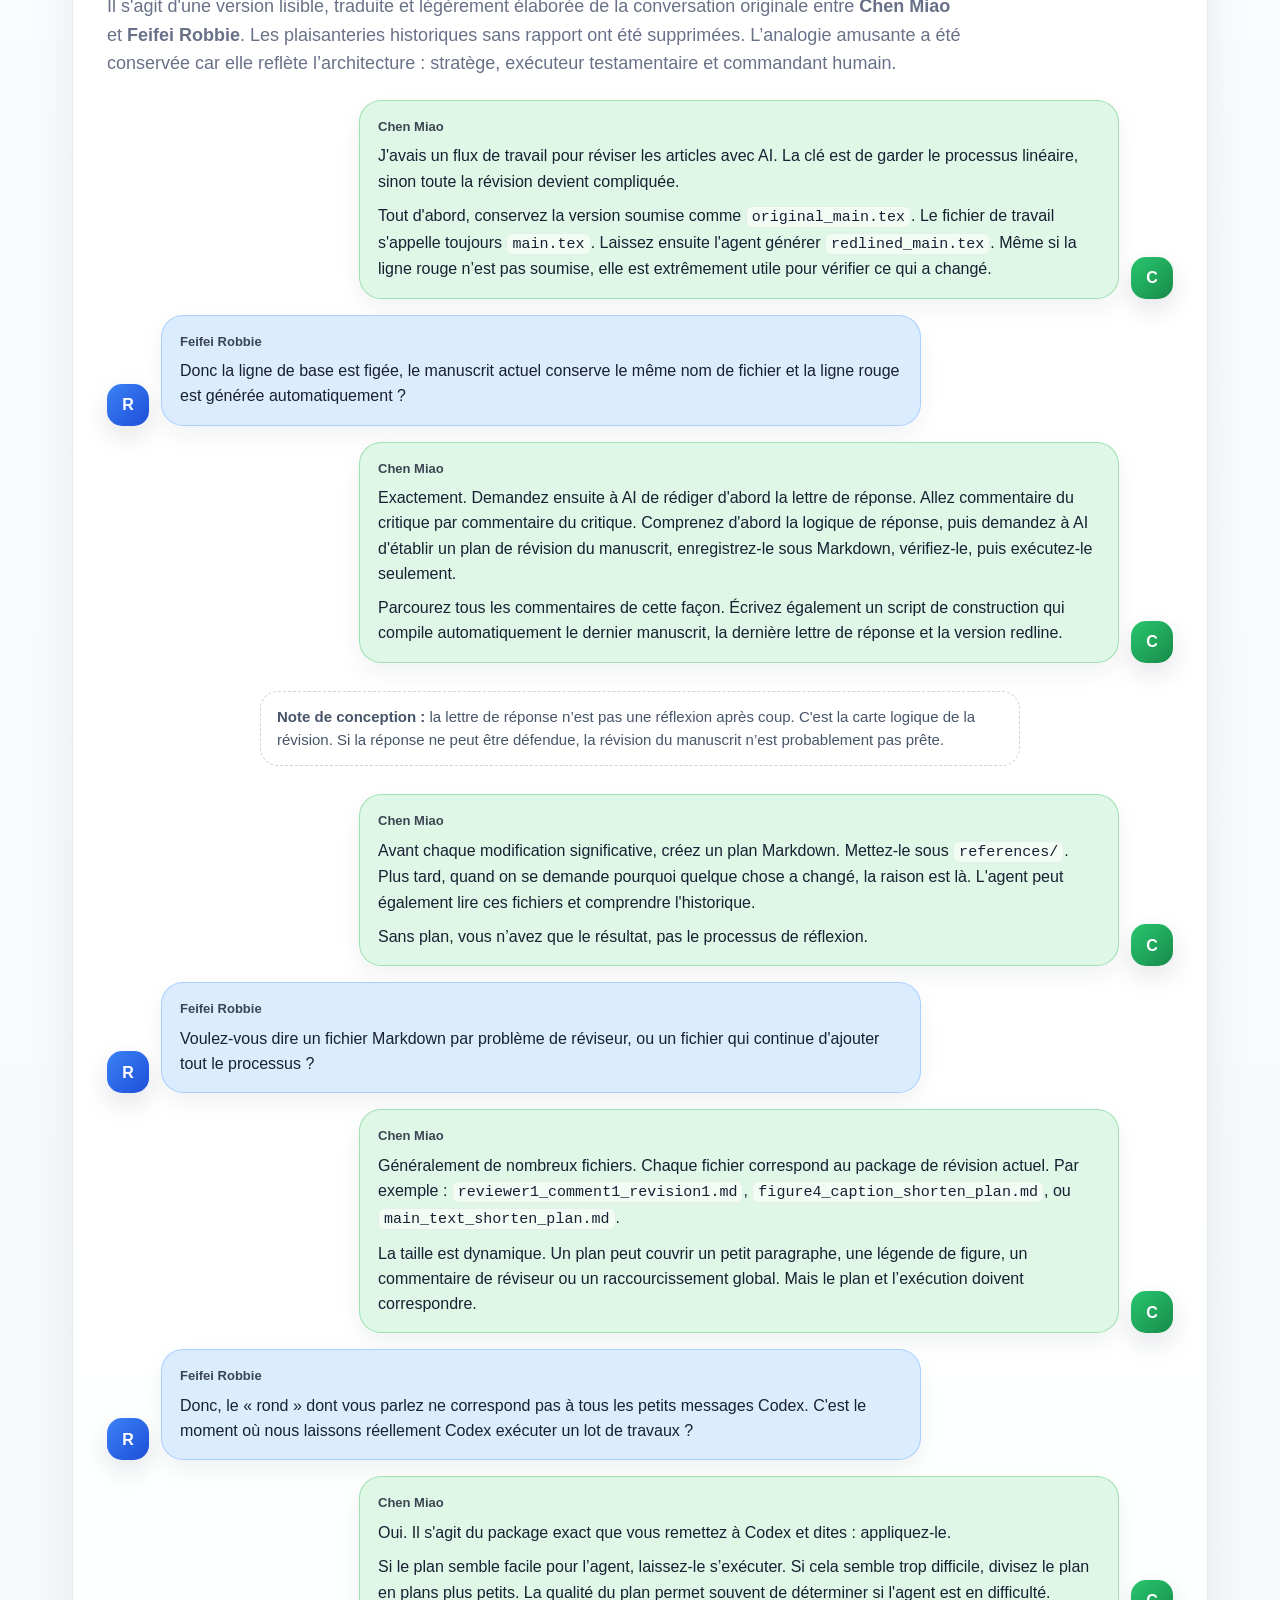
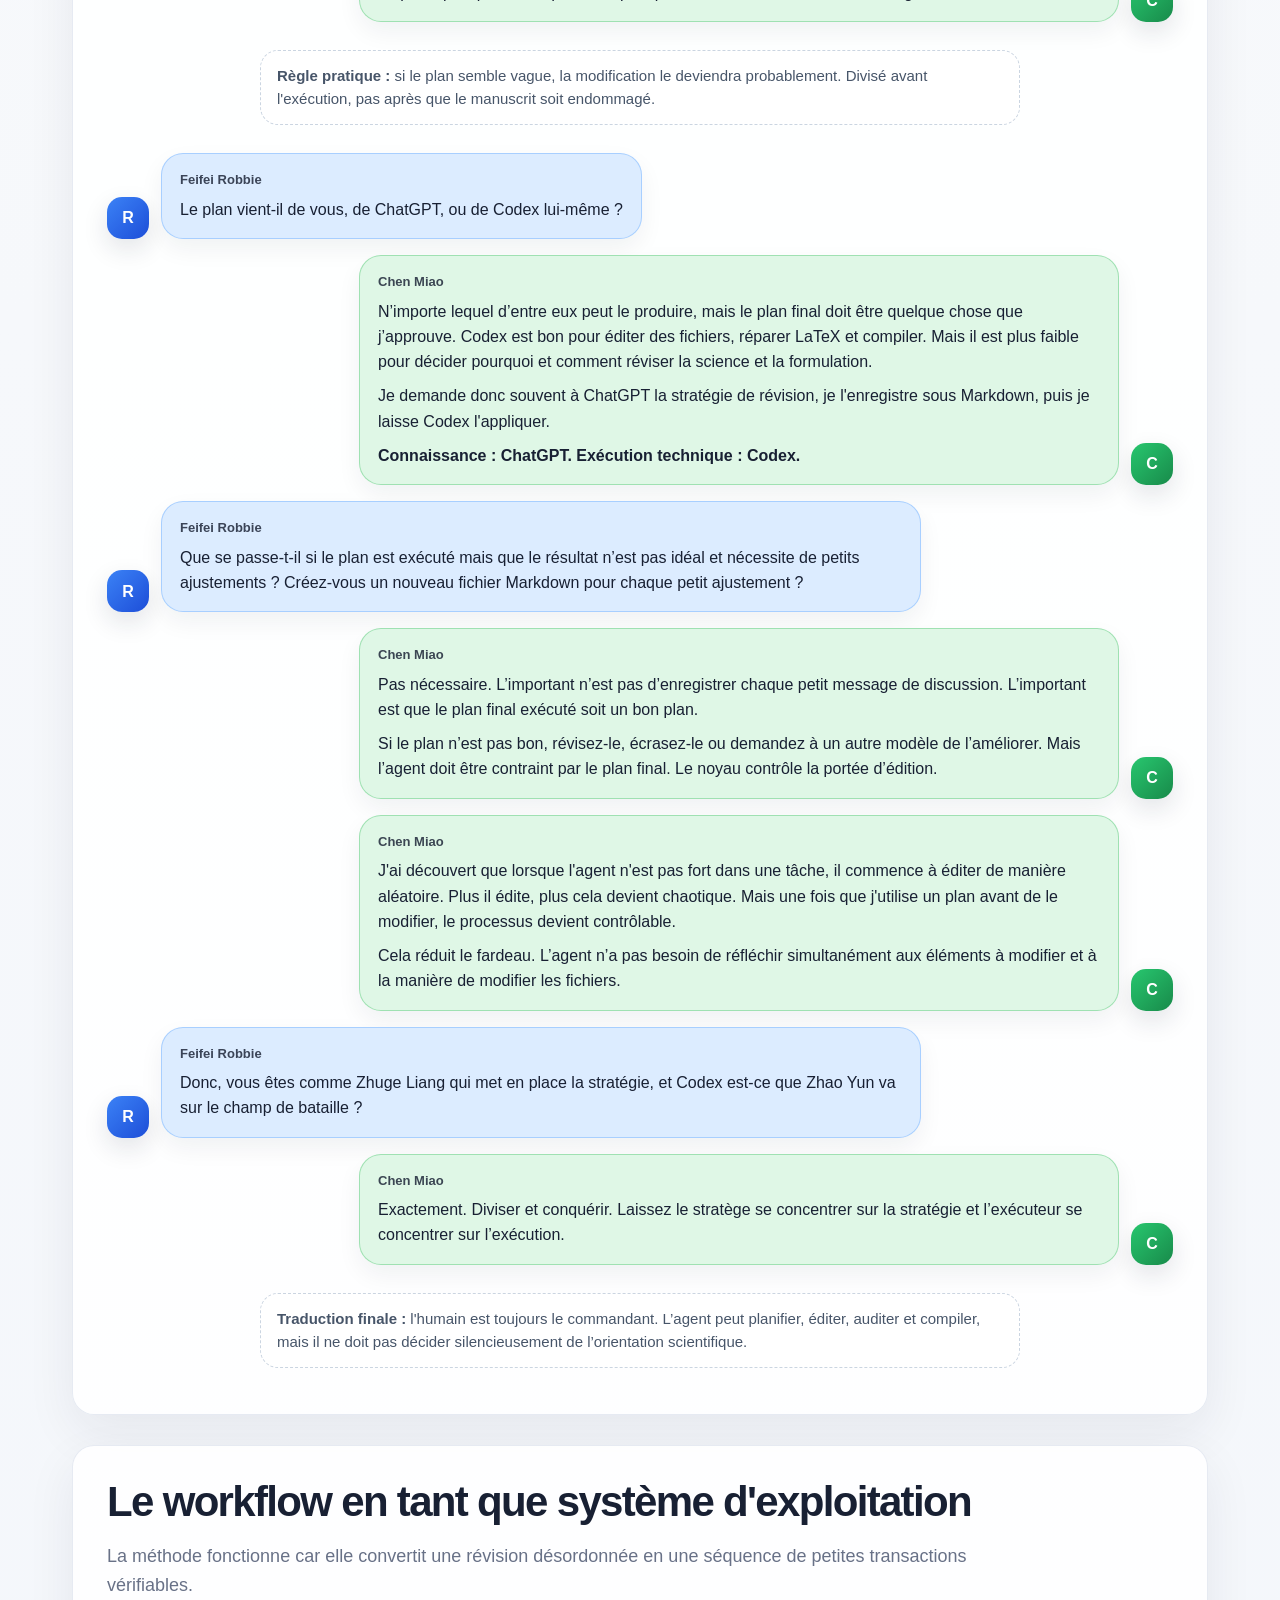
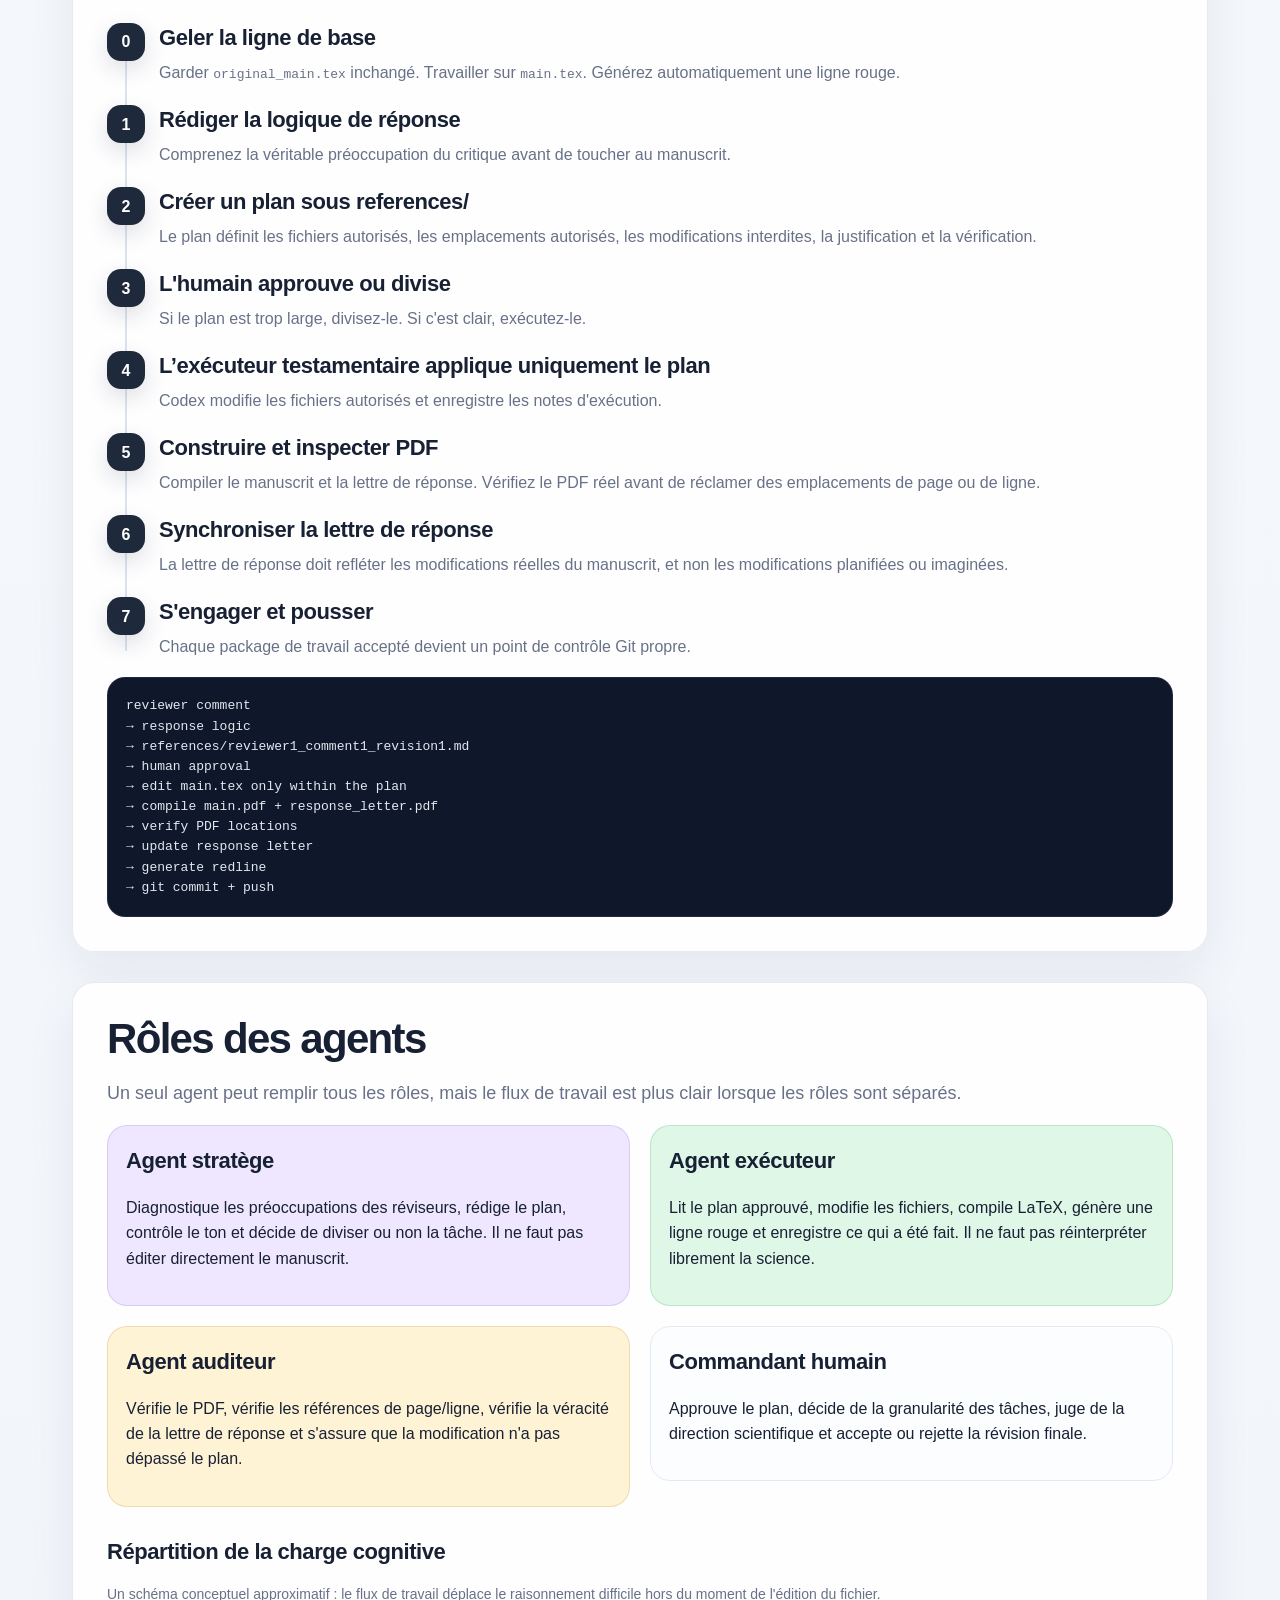
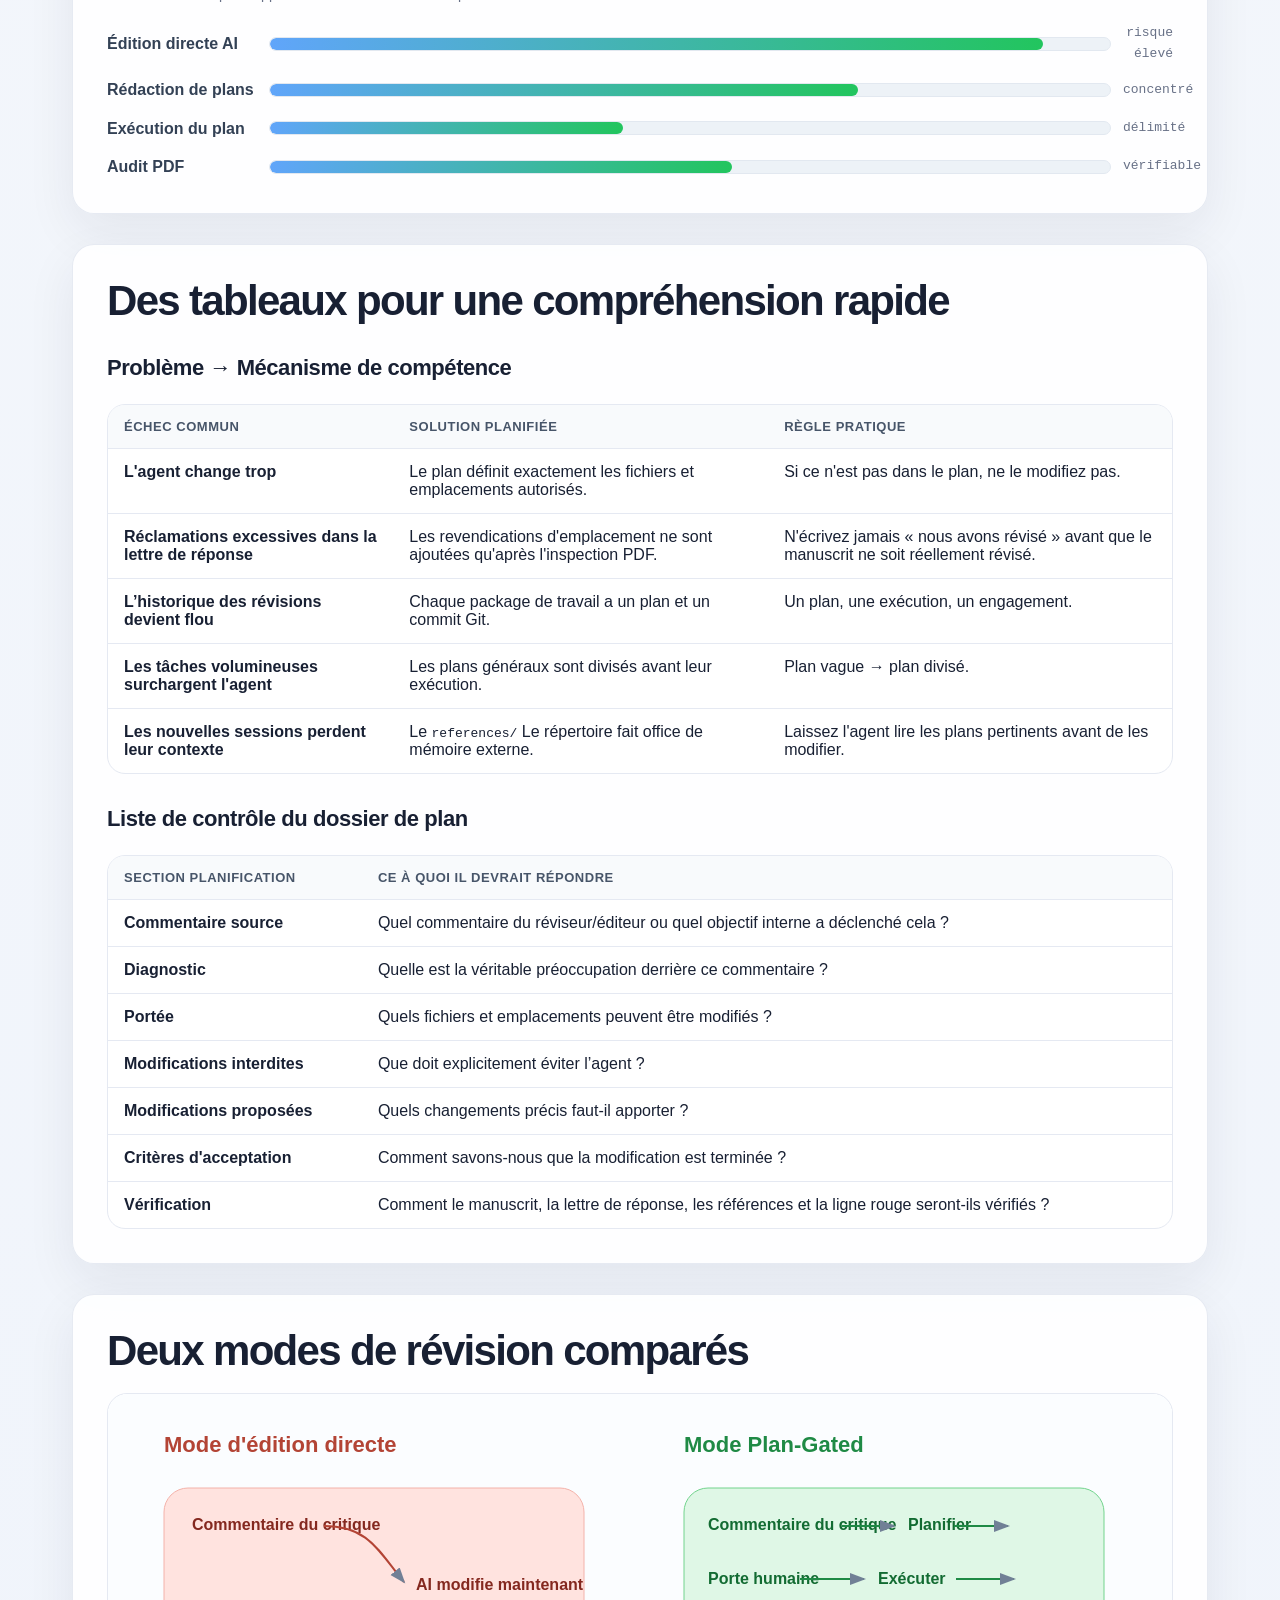
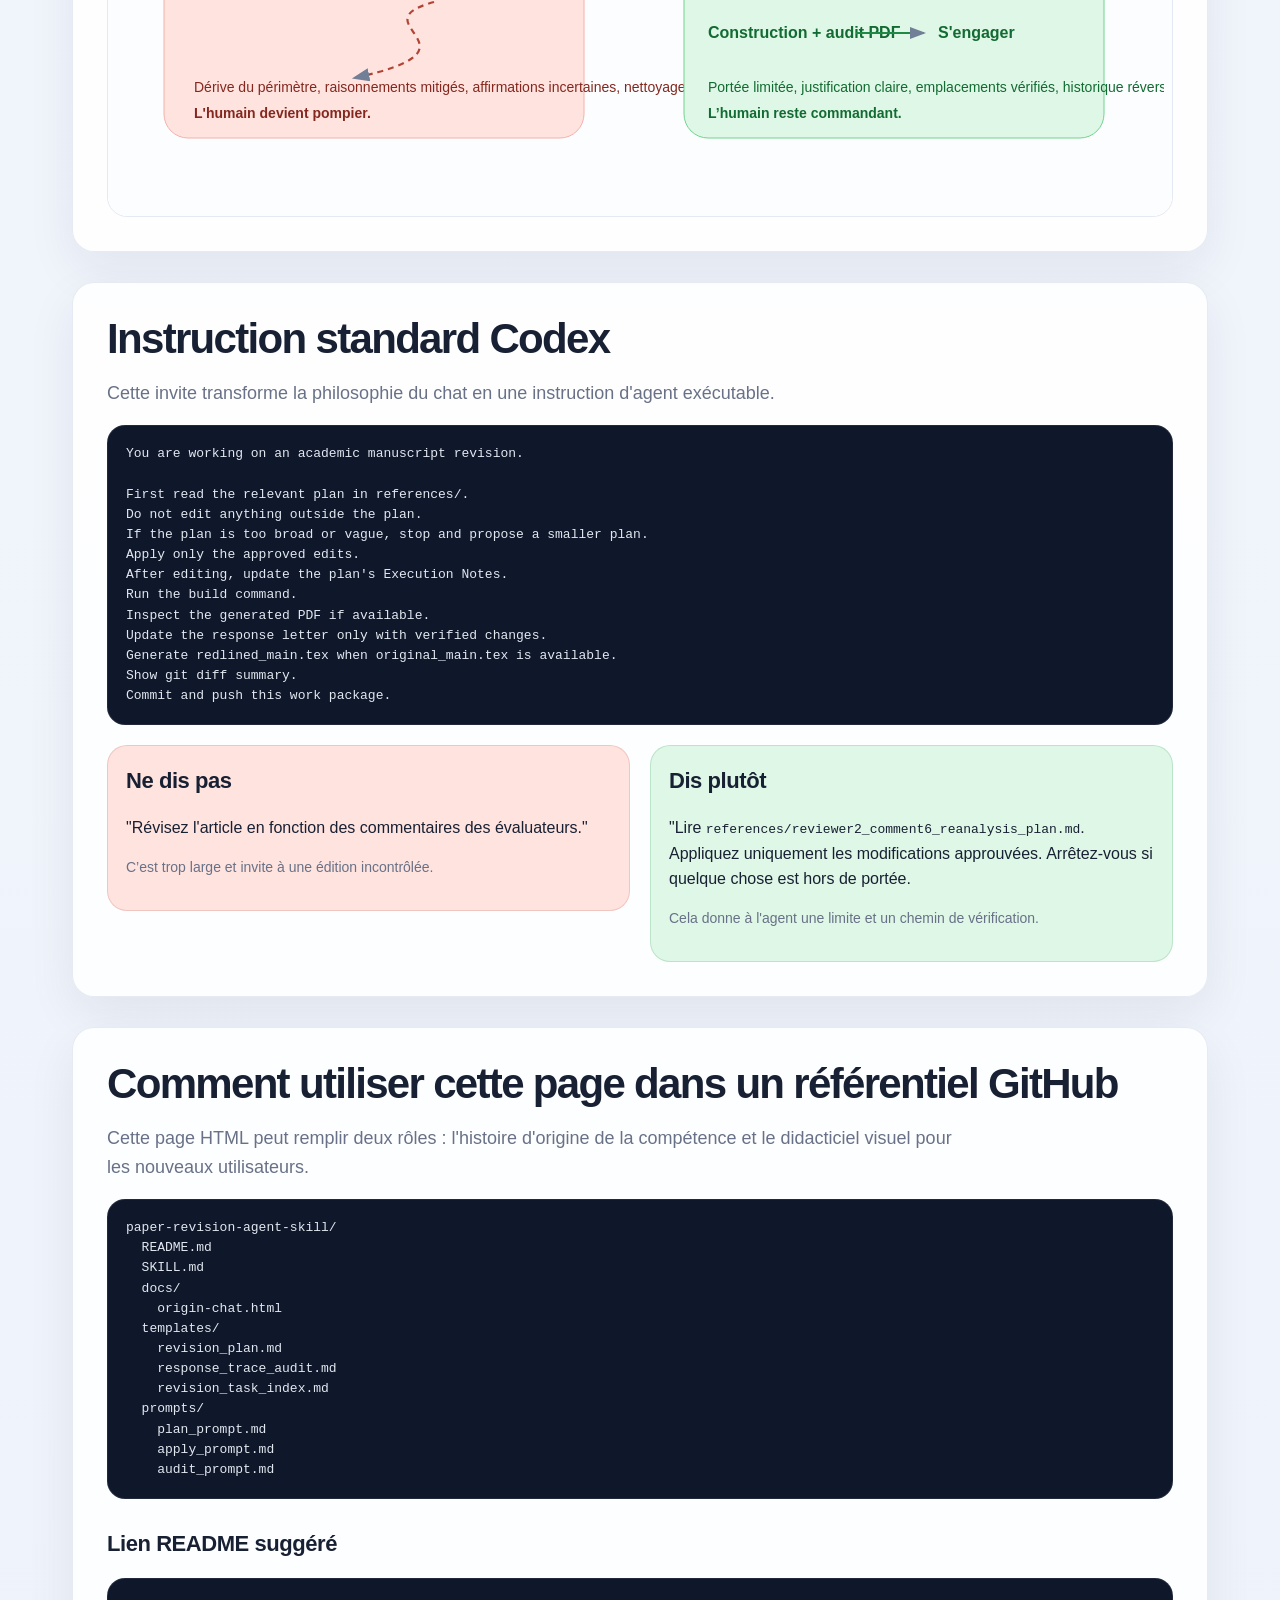
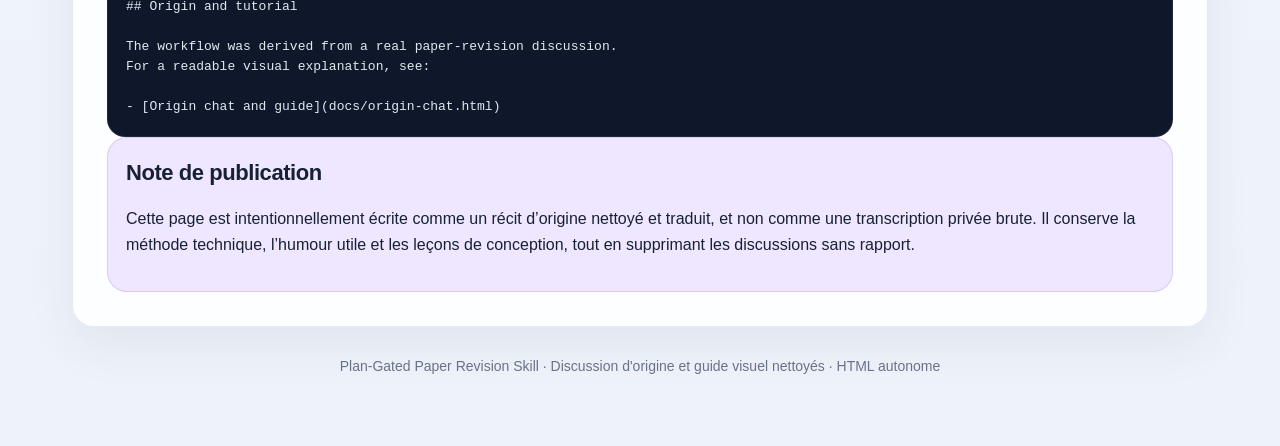
<file: docs/i18n/origin-chat.fr.html>
HTML
<html lang="fr">
<head>
<meta charset="utf-8"/>
<meta content="width=device-width, initial-scale=1" name="viewport"/>
<title>Paper Revision Skill — Français</title>
<meta content="A cleaned, readable origin chat and practical guide for the Plan-Gated Paper Revision Skill." name="description"/>
<style>
    :root {
      --bg: #f6f8fb;
      --paper: #ffffff;
      --ink: #182033;
      --muted: #687187;
      --line: #e5e9f2;
      --blue: #dcecff;
      --blue-edge: #7fb8ff;
      --blue-strong: #246bca;
      --green: #dff7e6;
      --green-edge: #72d38d;
      --green-strong: #1f8a45;
      --purple: #eee7ff;
      --purple-strong: #7352c7;
      --amber: #fff3d6;
      --amber-strong: #ae7100;
      --red: #ffe3df;
      --red-strong: #b34435;
      --shadow: 0 18px 60px rgba(25, 33, 58, .10);
      --radius: 22px;
      --mono: ui-monospace, SFMono-Regular, Menlo, Monaco, Consolas, "Liberation Mono", monospace;
      --sans: -apple-system, BlinkMacSystemFont, "SF Pro Display", "SF Pro Text", Inter, Segoe UI, Roboto, Helvetica, Arial, sans-serif;
    }

    * { box-sizing: border-box; }
    html { scroll-behavior: smooth; }
    body {
      margin: 0;
      font-family: var(--sans);
      color: var(--ink);
      background:
        radial-gradient(circle at 8% -5%, rgba(127, 184, 255, .35), transparent 30rem),
        radial-gradient(circle at 95% 0%, rgba(114, 211, 141, .28), transparent 28rem),
        linear-gradient(180deg, #fdfefe 0%, var(--bg) 35%, #eef3fb 100%);
      line-height: 1.58;
    }

    a { color: var(--blue-strong); text-decoration: none; }
    a:hover { text-decoration: underline; }

    .page {
      max-width: 1180px;
      margin: 0 auto;
      padding: 28px 22px 70px;
    }

    .langbar {
      margin: 0 0 16px;
      display: flex;
      flex-wrap: wrap;
      gap: 7px;
      align-items: center;
    }
    .langbar a {
      display: inline-flex;
      align-items: center;
      min-height: 30px;
      padding: 6px 10px;
      border: 1px solid rgba(229,233,242,.95);
      border-radius: 999px;
      background: rgba(255,255,255,.72);
      box-shadow: 0 8px 22px rgba(25,33,58,.05);
      color: #334155;
      font-size: 13px;
      font-weight: 700;
      text-decoration: none;
    }
    .langbar a:hover,
    .langbar a.active {
      background: #1e293b;
      color: #fff;
      border-color: #1e293b;
    }

    .hero {
      position: relative;
      overflow: hidden;
      border: 1px solid rgba(229, 233, 242, .9);
      border-radius: 34px;
      background: rgba(255, 255, 255, .82);
      box-shadow: var(--shadow);
      padding: 56px 54px;
      backdrop-filter: blur(12px);
    }
    .hero:before {
      content: "";
      position: absolute;
      inset: auto -130px -170px auto;
      width: 420px;
      height: 420px;
      border-radius: 999px;
      background: radial-gradient(circle, rgba(114,211,141,.35), rgba(127,184,255,.22) 45%, transparent 70%);
      pointer-events: none;
    }
    .eyebrow {
      display: inline-flex;
      align-items: center;
      gap: 8px;
      font-size: 13px;
      letter-spacing: .08em;
      text-transform: uppercase;
      color: var(--purple-strong);
      background: var(--purple);
      border: 1px solid rgba(115,82,199,.16);
      border-radius: 999px;
      padding: 8px 12px;
      font-weight: 750;
    }
    h1 {
      margin: 22px 0 14px;
      font-size: clamp(38px, 6vw, 72px);
      line-height: .98;
      letter-spacing: -0.06em;
      max-width: 870px;
    }
    .subtitle {
      max-width: 770px;
      color: var(--muted);
      font-size: 20px;
      margin: 0;
    }
    .hero-actions {
      margin-top: 26px;
      display: flex;
      flex-wrap: wrap;
      gap: 12px;
    }
    .btn {
      display: inline-flex;
      align-items: center;
      justify-content: center;
      border-radius: 999px;
      padding: 12px 16px;
      font-weight: 740;
      border: 1px solid var(--line);
      background: white;
      color: var(--ink);
      box-shadow: 0 8px 24px rgba(25,33,58,.06);
    }
    .btn.primary {
      background: #1e293b;
      color: white;
      border-color: #1e293b;
    }

    .nav {
      position: sticky;
      top: 0;
      z-index: 4;
      margin: 22px 0;
      border: 1px solid rgba(229,233,242,.92);
      border-radius: 999px;
      background: rgba(255,255,255,.78);
      box-shadow: 0 12px 32px rgba(25,33,58,.06);
      backdrop-filter: blur(12px);
      padding: 8px;
      display: flex;
      gap: 8px;
      overflow-x: auto;
    }
    .nav a {
      white-space: nowrap;
      color: #334155;
      padding: 9px 12px;
      border-radius: 999px;
      font-weight: 650;
      font-size: 14px;
    }
    .nav a:hover {
      background: #f1f5f9;
      text-decoration: none;
    }

    section {
      margin-top: 30px;
      background: rgba(255,255,255,.88);
      border: 1px solid rgba(229,233,242,.95);
      border-radius: var(--radius);
      box-shadow: 0 18px 50px rgba(25,33,58,.07);
      padding: 34px;
    }
    section.flat { box-shadow: none; }
    h2 {
      margin: 0 0 14px;
      font-size: clamp(26px, 3.5vw, 42px);
      line-height: 1.05;
      letter-spacing: -0.04em;
    }
    h3 {
      margin: 28px 0 12px;
      font-size: 22px;
      letter-spacing: -0.02em;
    }
    .lead { color: var(--muted); font-size: 18px; max-width: 860px; }
    .small { color: var(--muted); font-size: 14px; }

    .cards {
      display: grid;
      grid-template-columns: repeat(4, 1fr);
      gap: 14px;
      margin-top: 26px;
    }
    .card {
      border: 1px solid var(--line);
      border-radius: 18px;
      padding: 18px;
      background: linear-gradient(180deg, #ffffff, #fbfcff);
      min-height: 150px;
    }
    .card .num {
      display: inline-grid;
      place-items: center;
      width: 36px;
      height: 36px;
      border-radius: 12px;
      color: white;
      background: #1e293b;
      font-weight: 800;
      margin-bottom: 12px;
    }
    .card h3 { margin: 0 0 6px; font-size: 18px; }
    .card p { margin: 0; color: var(--muted); font-size: 14px; }

    .diagram {
      overflow-x: auto;
      border: 1px solid var(--line);
      border-radius: 20px;
      background: #fbfdff;
      padding: 16px;
      margin-top: 20px;
    }
    svg text { font-family: var(--sans); }

    .chat-wrap {
      display: flex;
      flex-direction: column;
      gap: 16px;
      margin-top: 22px;
    }
    .msg-row {
      display: flex;
      align-items: flex-end;
      gap: 12px;
      max-width: 100%;
    }
    .msg-row.right { justify-content: flex-end; }
    .avatar {
      flex: 0 0 42px;
      width: 42px;
      height: 42px;
      border-radius: 15px;
      display: grid;
      place-items: center;
      color: white;
      font-weight: 850;
      box-shadow: 0 10px 26px rgba(25,33,58,.12);
    }
    .avatar.blue { background: linear-gradient(135deg, #3b82f6, #1d4ed8); }
    .avatar.green { background: linear-gradient(135deg, #28c76f, #188a4a); }
    .bubble {
      max-width: 760px;
      border-radius: 22px;
      padding: 16px 18px;
      border: 1px solid var(--line);
      box-shadow: 0 10px 25px rgba(25,33,58,.06);
      position: relative;
    }
    .bubble.blue {
      background: var(--blue);
      border-color: rgba(127,184,255,.55);
    }
    .bubble.green {
      background: var(--green);
      border-color: rgba(114,211,141,.58);
    }
    .bubble .name {
      font-size: 13px;
      font-weight: 820;
      margin-bottom: 6px;
      opacity: .82;
    }
    .bubble p { margin: 0 0 9px; }
    .bubble p:last-child { margin-bottom: 0; }
    .bubble ul { margin: 8px 0 0 20px; padding: 0; }
    .bubble code, .inline-code {
      font-family: var(--mono);
      font-size: .94em;
      background: rgba(255,255,255,.62);
      border: 1px solid rgba(0,0,0,.05);
      border-radius: 7px;
      padding: 1px 5px;
    }
    .aside-note {
      margin: 12px auto;
      max-width: 760px;
      background: #ffffff;
      border: 1px dashed #cbd5e1;
      color: #475569;
      border-radius: 18px;
      padding: 13px 16px;
      font-size: 15px;
    }

    .two-col {
      display: grid;
      grid-template-columns: 1fr 1fr;
      gap: 20px;
      align-items: start;
    }
    .callout {
      border-radius: 20px;
      border: 1px solid var(--line);
      padding: 18px;
      background: #fbfdff;
    }
    .callout h3 { margin-top: 0; }
    .callout.warning { background: var(--amber); border-color: rgba(174,113,0,.18); }
    .callout.success { background: var(--green); border-color: rgba(31,138,69,.18); }
    .callout.danger { background: var(--red); border-color: rgba(179,68,53,.18); }
    .callout.purple { background: var(--purple); border-color: rgba(115,82,199,.18); }

    table {
      width: 100%;
      border-collapse: separate;
      border-spacing: 0;
      overflow: hidden;
      border: 1px solid var(--line);
      border-radius: 18px;
      background: white;
      margin-top: 18px;
    }
    th, td {
      padding: 14px 16px;
      text-align: left;
      vertical-align: top;
      border-bottom: 1px solid var(--line);
    }
    th {
      background: #f8fafc;
      font-size: 13px;
      letter-spacing: .04em;
      text-transform: uppercase;
      color: #475569;
    }
    tr:last-child td { border-bottom: none; }
    td:first-child { font-weight: 720; }

    pre {
      margin: 16px 0 0;
      padding: 18px;
      border-radius: 18px;
      background: #0f172a;
      color: #e2e8f0;
      overflow-x: auto;
      font-family: var(--mono);
      font-size: 13px;
      line-height: 1.55;
      border: 1px solid rgba(255,255,255,.08);
    }

    .bars { display: grid; gap: 13px; margin-top: 18px; }
    .bar-line { display: grid; grid-template-columns: 150px 1fr 50px; gap: 12px; align-items: center; }
    .bar-label { color: #334155; font-weight: 700; }
    .bar-track { height: 14px; border-radius: 999px; background: #edf2f7; overflow: hidden; border: 1px solid #e2e8f0; }
    .bar-fill { height: 100%; border-radius: 999px; background: linear-gradient(90deg, #60a5fa, #22c55e); }
    .bar-value { text-align: right; color: var(--muted); font-family: var(--mono); font-size: 13px; }

    .timeline { margin-top: 22px; position: relative; }
    .timeline:before {
      content: "";
      position: absolute;
      left: 18px;
      top: 8px;
      bottom: 8px;
      width: 2px;
      background: #dbe3ef;
    }
    .tl-item {
      position: relative;
      padding-left: 52px;
      margin: 18px 0;
    }
    .tl-dot {
      position: absolute;
      left: 0;
      top: 2px;
      width: 38px;
      height: 38px;
      border-radius: 14px;
      display: grid;
      place-items: center;
      background: #1e293b;
      color: white;
      font-weight: 850;
      box-shadow: 0 8px 22px rgba(25,33,58,.14);
    }
    .tl-item h3 { margin: 0 0 4px; }
    .tl-item p { margin: 0; color: var(--muted); }

    .footer {
      margin: 28px 0 0;
      text-align: center;
      color: var(--muted);
      font-size: 14px;
    }

    @media (max-width: 880px) {
      .hero { padding: 38px 26px; }
      .cards, .two-col { grid-template-columns: 1fr; }
      section { padding: 24px; }
      .bubble { max-width: calc(100vw - 110px); }
      .bar-line { grid-template-columns: 1fr; gap: 6px; }
      .bar-value { text-align: left; }
    }

    @media print {
      body { background: white; }
      .site-header, .langbar, .nav, .hero-actions { display: none; }
      section, .hero { box-shadow: none; break-inside: avoid; }
      .bubble { box-shadow: none; }
    }
  </style>
<link href="../site.css" rel="stylesheet"/>
<link href="style.css" rel="stylesheet"/>
<script defer="" src="../site.js"></script>
</head>
<body>
<main class="page">
<header aria-label="Site navigation" class="site-header">
<a class="site-brand" href="../index.html">Paper Revision Skill</a>
<nav aria-label="Primary navigation" class="site-nav">
<a href="../origin-chat.html">Guide complet</a>
<a href="../origin-chat-downloaded-package.html">Autonome</a>
<a href="https://github.com/lachlanchen/paper-revision-skill">GitHub</a>
</nav>
<div class="language-menu">
<label class="sr-only" for="language-select">Choisir la langue</label>
<select aria-label="Choose language" data-language-select="" id="language-select">
<option value="../origin-chat.html">English</option>
<option value="origin-chat.ar.html">العربية</option>
<option value="origin-chat.es.html">Español</option>
<option selected="" value="origin-chat.fr.html">Français</option>
<option value="origin-chat.ja.html">日本語</option>
<option value="origin-chat.ko.html">한국어</option>
<option value="origin-chat.vi.html">Tiếng Việt</option>
<option value="origin-chat.zh-Hans.html">中文 (简体)</option>
<option value="origin-chat.zh-Hant.html">中文（繁體）</option>
<option value="origin-chat.de.html">Deutsch</option>
<option value="origin-chat.ru.html">Русский</option>
</select>
</div>
</header>
<header class="hero">
<span class="eyebrow">Chat d'origine · Compétence d'agent · Ingénierie de révision</span>
<h1>Plan-Gated Paper Revision Skill</h1>
<p class="subtitle">Une discussion d'origine nettoyée et légèrement dramatisée qui explique comment rendre la révision du manuscrit assistée par AI contrôlée, traçable et moins chaotique.</p>
<div class="hero-actions">
<a class="btn primary" href="#chat">Lire le chat</a>
<a class="btn" href="#workflow">Voir le flux de travail</a>
<a class="btn" href="#github">Utiliser sur GitHub</a>
</div>
</header>
<nav aria-label="Table of contents" class="nav">
<a href="#idea">Idée de base</a>
<a href="#chat">Discussion d'origine</a>
<a href="#workflow">Flux de travail</a>
<a href="#roles">Agents</a>
<a href="#tables">Tableaux</a>
<a href="#prompt">Invite</a>
<a href="#github">GitHub</a>
</nav>
<section id="idea">
<h2>L'idée en une phrase</h2>
<p class="lead"><strong>Ne laissez pas un agent AI réfléchir, modifier, vérifier et expliquer en même temps.</strong> Forcez d'abord le raisonnement dans un plan Markdown, puis laissez l'agent d'édition exécuter uniquement ce plan approuvé.</p>
<div class="cards">
<article class="card">
<div class="num">1</div>
<h3>Réfléchissez d'abord</h3>
<p>Utilisez un modèle de raisonnement pour diagnostiquer le problème de l’examinateur et rédiger un plan.</p>
</article>
<article class="card">
<div class="num">2</div>
<h3>Modifications de porte</h3>
<p>Aucun plan, aucune modification du manuscrit. Le plan est la limite d'édition.</p>
</article>
<article class="card">
<div class="num">3</div>
<h3>Vérifier la vérité</h3>
<p>Compilez, inspectez le PDF, puis mettez à jour la lettre de réponse avec les emplacements vérifiés.</p>
</article>
<article class="card">
<div class="num">4</div>
<h3>Historique de validation</h3>
<p>Chaque package de travail accepté devient une étape Git propre qui peut être révisée ou annulée.</p>
</article>
</div>
<div aria-label="Plan gated workflow diagram" class="diagram">
<svg aria-label="Reviewer comment goes to strategist, plan, human approval, executor, build, auditor, response letter and git." height="260" role="img" viewBox="0 0 1040 260" width="1040">
<defs>
<marker id="arrow" markerHeight="10" markerUnits="strokeWidth" markerWidth="10" orient="auto" refX="7" refY="3">
<path d="M0,0 L0,6 L8,3 z" fill="#718096"></path>
</marker>
<filter height="140%" id="softShadow" width="140%" x="-20%" y="-20%">
<feDropShadow dx="0" dy="7" flood-color="#19213a" flood-opacity="0.12" stdDeviation="8"></feDropShadow>
</filter>
</defs>
<a aria-label="LazyingArt" href="https://lazying.art" rel="noopener" target="_blank">
<image height="56" href="../assets/lazyingart-logo.png" preserveAspectRatio="xMinYMid meet" width="190" x="18" y="12"/>
</a>
<rect fill="#fff3d6" filter="url(#softShadow)" height="76" rx="18" stroke="#f3d084" width="120" x="18" y="88"></rect>
<text fill="#7a5200" font-size="14" font-weight="800" text-anchor="middle" x="78" y="118">Réviseur</text>
<text fill="#7a5200" font-size="12" text-anchor="middle" x="78" y="140">commentaire</text>
<path d="M142 126 C168 126 174 126 198 126" fill="none" marker-end="url(#arrow)" stroke="#718096" stroke-width="2"></path>
<rect fill="#eee7ff" filter="url(#softShadow)" height="112" rx="20" stroke="#c7b8ff" width="142" x="202" y="70"></rect>
<text fill="#5d3eb2" font-size="14" font-weight="800" text-anchor="middle" x="273" y="108">Stratège</text>
<text fill="#5d3eb2" font-size="12" text-anchor="middle" x="273" y="132">diagnostiquer + planifier</text>
<text fill="#5d3eb2" font-size="12" text-anchor="middle" x="273" y="154">pas modifier</text>
<path d="M348 126 C374 126 380 126 404 126" fill="none" marker-end="url(#arrow)" stroke="#718096" stroke-width="2"></path>
<rect fill="#dff7e6" filter="url(#softShadow)" height="96" rx="20" stroke="#72d38d" width="132" x="408" y="78"></rect>
<text fill="#1f8a45" font-size="14" font-weight="800" text-anchor="middle" x="474" y="112">Dossier de planification</text>
<text fill="#1f8a45" font-size="12" text-anchor="middle" x="474" y="136">references/*.md</text>
<path d="M544 126 C570 126 576 126 600 126" fill="none" marker-end="url(#arrow)" stroke="#718096" stroke-width="2"></path>
<rect fill="#ffffff" filter="url(#softShadow)" height="96" rx="20" stroke="#cbd5e1" width="132" x="604" y="78"></rect>
<text fill="#334155" font-size="14" font-weight="800" text-anchor="middle" x="670" y="112">Porte humaine</text>
<text fill="#64748b" font-size="12" text-anchor="middle" x="670" y="136">approuver ou diviser</text>
<path d="M740 126 C766 126 772 126 796 126" fill="none" marker-end="url(#arrow)" stroke="#718096" stroke-width="2"></path>
<rect fill="#dcecff" filter="url(#softShadow)" height="112" rx="20" stroke="#7fb8ff" width="142" x="800" y="70"></rect>
<text fill="#246bca" font-size="14" font-weight="800" text-anchor="middle" x="871" y="108">Exécuteur</text>
<text fill="#246bca" font-size="12" text-anchor="middle" x="871" y="132">modifier + construire</text>
<text fill="#246bca" font-size="12" text-anchor="middle" x="871" y="154">seulement dans le champ d'application</text>
<path d="M872 186 C872 222 196 222 196 200" fill="none" stroke="#718096" stroke-dasharray="6 6" stroke-width="2"></path>
<path d="M196 186 L188 200 L204 200 Z" fill="#718096"></path>
<text fill="#64748b" font-size="13" text-anchor="middle" x="531" y="242">Si la tâche est trop vaste : divisez-la en un plan plus petit, puis recommencez.</text>
<rect fill="#0f172a" height="42" opacity=".96" rx="16" width="160" x="466" y="12"></rect>
<text fill="#fff" font-size="13" font-weight="800" text-anchor="middle" x="546" y="38">Pas de plan → pas de modification</text>
</svg>
</div>
</section>
<section id="chat">
<h2>Chat d'origine nettoyé</h2>
<p class="lead">Il s'agit d'une version lisible, traduite et légèrement élaborée de la conversation originale entre <strong>Chen Miao</strong> et <strong>Feifei Robbie</strong>. Les plaisanteries historiques sans rapport ont été supprimées. L’analogie amusante a été conservée car elle reflète l’architecture : stratège, exécuteur testamentaire et commandant humain.</p>
<div class="chat-wrap">
<div class="msg-row right">
<div class="bubble green">
<div class="name">Chen Miao</div>
<p>J'avais un flux de travail pour réviser les articles avec AI. La clé est de garder le processus linéaire, sinon toute la révision devient compliquée.</p>
<p>Tout d'abord, conservez la version soumise comme <code>original_main.tex</code>. Le fichier de travail s'appelle toujours <code>main.tex</code>. Laissez ensuite l'agent générer <code>redlined_main.tex</code>. Même si la ligne rouge n’est pas soumise, elle est extrêmement utile pour vérifier ce qui a changé.</p>
</div>
<div class="avatar green">C</div>
</div>
<div class="msg-row">
<div class="avatar blue">R</div>
<div class="bubble blue">
<div class="name">Feifei Robbie</div>
<p>Donc la ligne de base est figée, le manuscrit actuel conserve le même nom de fichier et la ligne rouge est générée automatiquement ?</p>
</div>
</div>
<div class="msg-row right">
<div class="bubble green">
<div class="name">Chen Miao</div>
<p>Exactement. Demandez ensuite à AI de rédiger d'abord la lettre de réponse. Allez commentaire du critique par commentaire du critique. Comprenez d'abord la logique de réponse, puis demandez à AI d'établir un plan de révision du manuscrit, enregistrez-le sous Markdown, vérifiez-le, puis exécutez-le seulement.</p>
<p>Parcourez tous les commentaires de cette façon. Écrivez également un script de construction qui compile automatiquement le dernier manuscrit, la dernière lettre de réponse et la version redline.</p>
</div>
<div class="avatar green">C</div>
</div>
<div class="aside-note"><strong>Note de conception :</strong> la lettre de réponse n’est pas une réflexion après coup. C'est la carte logique de la révision. Si la réponse ne peut être défendue, la révision du manuscrit n’est probablement pas prête.</div>
<div class="msg-row right">
<div class="bubble green">
<div class="name">Chen Miao</div>
<p>Avant chaque modification significative, créez un plan Markdown. Mettez-le sous <code>references/</code>. Plus tard, quand on se demande pourquoi quelque chose a changé, la raison est là. L'agent peut également lire ces fichiers et comprendre l'historique.</p>
<p>Sans plan, vous n’avez que le résultat, pas le processus de réflexion.</p>
</div>
<div class="avatar green">C</div>
</div>
<div class="msg-row">
<div class="avatar blue">R</div>
<div class="bubble blue">
<div class="name">Feifei Robbie</div>
<p>Voulez-vous dire un fichier Markdown par problème de réviseur, ou un fichier qui continue d'ajouter tout le processus ?</p>
</div>
</div>
<div class="msg-row right">
<div class="bubble green">
<div class="name">Chen Miao</div>
<p>Généralement de nombreux fichiers. Chaque fichier correspond au package de révision actuel. Par exemple : <code>reviewer1_comment1_revision1.md</code>, <code>figure4_caption_shorten_plan.md</code>, ou <code>main_text_shorten_plan.md</code>.</p>
<p>La taille est dynamique. Un plan peut couvrir un petit paragraphe, une légende de figure, un commentaire de réviseur ou un raccourcissement global. Mais le plan et l’exécution doivent correspondre.</p>
</div>
<div class="avatar green">C</div>
</div>
<div class="msg-row">
<div class="avatar blue">R</div>
<div class="bubble blue">
<div class="name">Feifei Robbie</div>
<p>Donc, le « rond » dont vous parlez ne correspond pas à tous les petits messages Codex. C'est le moment où nous laissons réellement Codex exécuter un lot de travaux ?</p>
</div>
</div>
<div class="msg-row right">
<div class="bubble green">
<div class="name">Chen Miao</div>
<p>Oui. Il s'agit du package exact que vous remettez à Codex et dites : appliquez-le.</p>
<p>Si le plan semble facile pour l’agent, laissez-le s’exécuter. Si cela semble trop difficile, divisez le plan en plans plus petits. La qualité du plan permet souvent de déterminer si l'agent est en difficulté.</p>
</div>
<div class="avatar green">C</div>
</div>
<div class="aside-note"><strong>Règle pratique :</strong> si le plan semble vague, la modification le deviendra probablement. Divisé avant l'exécution, pas après que le manuscrit soit endommagé.</div>
<div class="msg-row">
<div class="avatar blue">R</div>
<div class="bubble blue">
<div class="name">Feifei Robbie</div>
<p>Le plan vient-il de vous, de ChatGPT, ou de Codex lui-même ?</p>
</div>
</div>
<div class="msg-row right">
<div class="bubble green">
<div class="name">Chen Miao</div>
<p>N’importe lequel d’entre eux peut le produire, mais le plan final doit être quelque chose que j’approuve. Codex est bon pour éditer des fichiers, réparer LaTeX et compiler. Mais il est plus faible pour décider pourquoi et comment réviser la science et la formulation.</p>
<p>Je demande donc souvent à ChatGPT la stratégie de révision, je l'enregistre sous Markdown, puis je laisse Codex l'appliquer.</p>
<p><strong>Connaissance : ChatGPT. Exécution technique : Codex.</strong></p>
</div>
<div class="avatar green">C</div>
</div>
<div class="msg-row">
<div class="avatar blue">R</div>
<div class="bubble blue">
<div class="name">Feifei Robbie</div>
<p>Que se passe-t-il si le plan est exécuté mais que le résultat n’est pas idéal et nécessite de petits ajustements ? Créez-vous un nouveau fichier Markdown pour chaque petit ajustement ?</p>
</div>
</div>
<div class="msg-row right">
<div class="bubble green">
<div class="name">Chen Miao</div>
<p>Pas nécessaire. L’important n’est pas d’enregistrer chaque petit message de discussion. L’important est que le plan final exécuté soit un bon plan.</p>
<p>Si le plan n’est pas bon, révisez-le, écrasez-le ou demandez à un autre modèle de l’améliorer. Mais l’agent doit être contraint par le plan final. Le noyau contrôle la portée d’édition.</p>
</div>
<div class="avatar green">C</div>
</div>
<div class="msg-row right">
<div class="bubble green">
<div class="name">Chen Miao</div>
<p>J'ai découvert que lorsque l'agent n'est pas fort dans une tâche, il commence à éditer de manière aléatoire. Plus il édite, plus cela devient chaotique. Mais une fois que j'utilise un plan avant de le modifier, le processus devient contrôlable.</p>
<p>Cela réduit le fardeau. L’agent n’a pas besoin de réfléchir simultanément aux éléments à modifier et à la manière de modifier les fichiers.</p>
</div>
<div class="avatar green">C</div>
</div>
<div class="msg-row">
<div class="avatar blue">R</div>
<div class="bubble blue">
<div class="name">Feifei Robbie</div>
<p>Donc, vous êtes comme Zhuge Liang qui met en place la stratégie, et Codex est-ce que Zhao Yun va sur le champ de bataille ?</p>
</div>
</div>
<div class="msg-row right">
<div class="bubble green">
<div class="name">Chen Miao</div>
<p>Exactement. Diviser et conquérir. Laissez le stratège se concentrer sur la stratégie et l’exécuteur se concentrer sur l’exécution.</p>
</div>
<div class="avatar green">C</div>
</div>
<div class="aside-note"><strong>Traduction finale :</strong> l'humain est toujours le commandant. L’agent peut planifier, éditer, auditer et compiler, mais il ne doit pas décider silencieusement de l’orientation scientifique.</div>
</div>
</section>
<section id="workflow">
<h2>Le workflow en tant que système d'exploitation</h2>
<p class="lead">La méthode fonctionne car elle convertit une révision désordonnée en une séquence de petites transactions vérifiables.</p>
<div class="timeline">
<div class="tl-item">
<div class="tl-dot">0</div>
<h3>Geler la ligne de base</h3>
<p>Garder <code>original_main.tex</code> inchangé. Travailler sur <code>main.tex</code>. Générez automatiquement une ligne rouge.</p>
</div>
<div class="tl-item">
<div class="tl-dot">1</div>
<h3>Rédiger la logique de réponse</h3>
<p>Comprenez la véritable préoccupation du critique avant de toucher au manuscrit.</p>
</div>
<div class="tl-item">
<div class="tl-dot">2</div>
<h3>Créer un plan sous references/</h3>
<p>Le plan définit les fichiers autorisés, les emplacements autorisés, les modifications interdites, la justification et la vérification.</p>
</div>
<div class="tl-item">
<div class="tl-dot">3</div>
<h3>L'humain approuve ou divise</h3>
<p>Si le plan est trop large, divisez-le. Si c'est clair, exécutez-le.</p>
</div>
<div class="tl-item">
<div class="tl-dot">4</div>
<h3>L’exécuteur testamentaire applique uniquement le plan</h3>
<p>Codex modifie les fichiers autorisés et enregistre les notes d'exécution.</p>
</div>
<div class="tl-item">
<div class="tl-dot">5</div>
<h3>Construire et inspecter PDF</h3>
<p>Compiler le manuscrit et la lettre de réponse. Vérifiez le PDF réel avant de réclamer des emplacements de page ou de ligne.</p>
</div>
<div class="tl-item">
<div class="tl-dot">6</div>
<h3>Synchroniser la lettre de réponse</h3>
<p>La lettre de réponse doit refléter les modifications réelles du manuscrit, et non les modifications planifiées ou imaginées.</p>
</div>
<div class="tl-item">
<div class="tl-dot">7</div>
<h3>S'engager et pousser</h3>
<p>Chaque package de travail accepté devient un point de contrôle Git propre.</p>
</div>
</div>
<pre><code>reviewer comment
→ response logic
→ references/reviewer1_comment1_revision1.md
→ human approval
→ edit main.tex only within the plan
→ compile main.pdf + response_letter.pdf
→ verify PDF locations
→ update response letter
→ generate redline
→ git commit + push</code></pre>
</section>
<section id="roles">
<h2>Rôles des agents</h2>
<p class="lead">Un seul agent peut remplir tous les rôles, mais le flux de travail est plus clair lorsque les rôles sont séparés.</p>
<div class="two-col">
<div class="callout purple">
<h3>Agent stratège</h3>
<p>Diagnostique les préoccupations des réviseurs, rédige le plan, contrôle le ton et décide de diviser ou non la tâche. Il ne faut pas éditer directement le manuscrit.</p>
</div>
<div class="callout success">
<h3>Agent exécuteur</h3>
<p>Lit le plan approuvé, modifie les fichiers, compile LaTeX, génère une ligne rouge et enregistre ce qui a été fait. Il ne faut pas réinterpréter librement la science.</p>
</div>
<div class="callout warning">
<h3>Agent auditeur</h3>
<p>Vérifie le PDF, vérifie les références de page/ligne, vérifie la véracité de la lettre de réponse et s'assure que la modification n'a pas dépassé le plan.</p>
</div>
<div class="callout">
<h3>Commandant humain</h3>
<p>Approuve le plan, décide de la granularité des tâches, juge de la direction scientifique et accepte ou rejette la révision finale.</p>
</div>
</div>
<h3>Répartition de la charge cognitive</h3>
<p class="small">Un schéma conceptuel approximatif : le flux de travail déplace le raisonnement difficile hors du moment de l'édition du fichier.</p>
<div class="bars">
<div class="bar-line"><div class="bar-label">Édition directe AI</div><div class="bar-track"><div class="bar-fill" style="width: 92%"></div></div><div class="bar-value">risque élevé</div></div>
<div class="bar-line"><div class="bar-label">Rédaction de plans</div><div class="bar-track"><div class="bar-fill" style="width: 70%"></div></div><div class="bar-value">concentré</div></div>
<div class="bar-line"><div class="bar-label">Exécution du plan</div><div class="bar-track"><div class="bar-fill" style="width: 42%"></div></div><div class="bar-value">délimité</div></div>
<div class="bar-line"><div class="bar-label">Audit PDF</div><div class="bar-track"><div class="bar-fill" style="width: 55%"></div></div><div class="bar-value">vérifiable</div></div>
</div>
</section>
<section id="tables">
<h2>Des tableaux pour une compréhension rapide</h2>
<h3>Problème → Mécanisme de compétence</h3>
<table>
<thead>
<tr><th>Échec commun</th><th>Solution planifiée</th><th>Règle pratique</th></tr>
</thead>
<tbody>
<tr><td>L'agent change trop</td><td>Le plan définit exactement les fichiers et emplacements autorisés.</td><td>Si ce n'est pas dans le plan, ne le modifiez pas.</td></tr>
<tr><td>Réclamations excessives dans la lettre de réponse</td><td>Les revendications d'emplacement ne sont ajoutées qu'après l'inspection PDF.</td><td>N'écrivez jamais « nous avons révisé » avant que le manuscrit ne soit réellement révisé.</td></tr>
<tr><td>L’historique des révisions devient flou</td><td>Chaque package de travail a un plan et un commit Git.</td><td>Un plan, une exécution, un engagement.</td></tr>
<tr><td>Les tâches volumineuses surchargent l'agent</td><td>Les plans généraux sont divisés avant leur exécution.</td><td>Plan vague → plan divisé.</td></tr>
<tr><td>Les nouvelles sessions perdent leur contexte</td><td>Le <code>references/</code> Le répertoire fait office de mémoire externe.</td><td>Laissez l'agent lire les plans pertinents avant de les modifier.</td></tr>
</tbody>
</table>
<h3>Liste de contrôle du dossier de plan</h3>
<table>
<thead>
<tr><th>Section Planification</th><th>Ce à quoi il devrait répondre</th></tr>
</thead>
<tbody>
<tr><td>Commentaire source</td><td>Quel commentaire du réviseur/éditeur ou quel objectif interne a déclenché cela ?</td></tr>
<tr><td>Diagnostic</td><td>Quelle est la véritable préoccupation derrière ce commentaire ?</td></tr>
<tr><td>Portée</td><td>Quels fichiers et emplacements peuvent être modifiés ?</td></tr>
<tr><td>Modifications interdites</td><td>Que doit explicitement éviter l’agent ?</td></tr>
<tr><td>Modifications proposées</td><td>Quels changements précis faut-il apporter ?</td></tr>
<tr><td>Critères d'acceptation</td><td>Comment savons-nous que la modification est terminée ?</td></tr>
<tr><td>Vérification</td><td>Comment le manuscrit, la lettre de réponse, les références et la ligne rouge seront-ils vérifiés ?</td></tr>
</tbody>
</table>
</section>
<section>
<h2>Deux modes de révision comparés</h2>
<div aria-label="Comparison between direct edit and plan-gated edit" class="diagram">
<svg aria-label="Comparison between direct AI editing and plan-gated editing." height="390" role="img" viewBox="0 0 1040 390" width="1040">
<defs>
<marker id="arrow2" markerHeight="10" markerUnits="strokeWidth" markerWidth="10" orient="auto" refX="7" refY="3"><path d="M0,0 L0,6 L8,3 z" fill="#718096"></path></marker>
</defs>
<text fill="#b34435" font-size="22" font-weight="850" x="40" y="42">Mode d'édition directe</text>
<text fill="#1f8a45" font-size="22" font-weight="850" x="560" y="42">Mode Plan-Gated</text>
<g transform="translate(40,78)">
<rect fill="#ffe3df" height="250" rx="24" stroke="#f3b2aa" width="420" x="0" y="0"></rect>
<text fill="#84281f" font-size="16" font-weight="800" x="28" y="42">Commentaire du critique</text>
<path d="M160 38 C205 38 215 64 240 94" fill="none" marker-end="url(#arrow2)" stroke="#b34435" stroke-width="2"></path>
<text fill="#84281f" font-size="16" font-weight="800" x="252" y="102">AI modifie maintenant</text>
<path d="M270 114 C190 136 330 160 190 190" fill="none" marker-end="url(#arrow2)" stroke="#b34435" stroke-dasharray="6 5" stroke-width="2.2"></path>
<text fill="#84281f" font-size="14" x="30" y="204">Dérive du périmètre, raisonnements mitigés, affirmations incertaines, nettoyage douloureux.</text>
<text fill="#84281f" font-size="14" font-weight="800" x="30" y="230">L'humain devient pompier.</text>
</g>
<g transform="translate(560,78)">
<rect fill="#dff7e6" height="250" rx="24" stroke="#72d38d" width="420" x="0" y="0"></rect>
<text fill="#126b32" font-size="16" font-weight="800" x="24" y="42">Commentaire du critique</text>
<path d="M158 38 L210 38" fill="none" marker-end="url(#arrow2)" stroke="#1f8a45" stroke-width="2"></path>
<text fill="#126b32" font-size="16" font-weight="800" x="224" y="42">Planifier</text>
<path d="M270 38 L324 38" fill="none" marker-end="url(#arrow2)" stroke="#1f8a45" stroke-width="2"></path>
<text fill="#126b32" font-size="16" font-weight="800" x="24" y="96">Porte humaine</text>
<path d="M116 91 L180 91" fill="none" marker-end="url(#arrow2)" stroke="#1f8a45" stroke-width="2"></path>
<text fill="#126b32" font-size="16" font-weight="800" x="194" y="96">Exécuter</text>
<path d="M272 91 L330 91" fill="none" marker-end="url(#arrow2)" stroke="#1f8a45" stroke-width="2"></path>
<text fill="#126b32" font-size="16" font-weight="800" x="24" y="150">Construction + audit PDF</text>
<path d="M172 145 L240 145" fill="none" marker-end="url(#arrow2)" stroke="#1f8a45" stroke-width="2"></path>
<text fill="#126b32" font-size="16" font-weight="800" x="254" y="150">S'engager</text>
<text fill="#126b32" font-size="14" x="24" y="204">Portée limitée, justification claire, emplacements vérifiés, historique réversible.</text>
<text fill="#126b32" font-size="14" font-weight="800" x="24" y="230">L’humain reste commandant.</text>
</g>
</svg>
</div>
</section>
<section id="prompt">
<h2>Instruction standard Codex</h2>
<p class="lead">Cette invite transforme la philosophie du chat en une instruction d'agent exécutable.</p>
<pre><code>You are working on an academic manuscript revision.

First read the relevant plan in references/.
Do not edit anything outside the plan.
If the plan is too broad or vague, stop and propose a smaller plan.
Apply only the approved edits.
After editing, update the plan's Execution Notes.
Run the build command.
Inspect the generated PDF if available.
Update the response letter only with verified changes.
Generate redlined_main.tex when original_main.tex is available.
Show git diff summary.
Commit and push this work package.</code></pre>
<div class="two-col" style="margin-top:20px;">
<div class="callout danger">
<h3>Ne dis pas</h3>
<p>"Révisez l'article en fonction des commentaires des évaluateurs."</p>
<p class="small">C’est trop large et invite à une édition incontrôlée.</p>
</div>
<div class="callout success">
<h3>Dis plutôt</h3>
<p>"Lire <code>references/reviewer2_comment6_reanalysis_plan.md</code>. Appliquez uniquement les modifications approuvées. Arrêtez-vous si quelque chose est hors de portée.</p>
<p class="small">Cela donne à l'agent une limite et un chemin de vérification.</p>
</div>
</div>
</section>
<section id="github">
<h2>Comment utiliser cette page dans un référentiel GitHub</h2>
<p class="lead">Cette page HTML peut remplir deux rôles : l'histoire d'origine de la compétence et le didacticiel visuel pour les nouveaux utilisateurs.</p>
<pre><code>paper-revision-agent-skill/
  README.md
  SKILL.md
  docs/
    origin-chat.html
  templates/
    revision_plan.md
    response_trace_audit.md
    revision_task_index.md
  prompts/
    plan_prompt.md
    apply_prompt.md
    audit_prompt.md</code></pre>
<h3>Lien README suggéré</h3>
<pre><code>## Origin and tutorial

The workflow was derived from a real paper-revision discussion.
For a readable visual explanation, see:

- [Origin chat and guide](docs/origin-chat.html)</code></pre>
<div class="callout purple">
<h3>Note de publication</h3>
<p>Cette page est intentionnellement écrite comme un récit d’origine nettoyé et traduit, et non comme une transcription privée brute. Il conserve la méthode technique, l’humour utile et les leçons de conception, tout en supprimant les discussions sans rapport.</p>
</div>
</section>
<p class="footer">Plan-Gated Paper Revision Skill · Discussion d'origine et guide visuel nettoyés · HTML autonome</p>
</main>
</body>
</html>
</file>
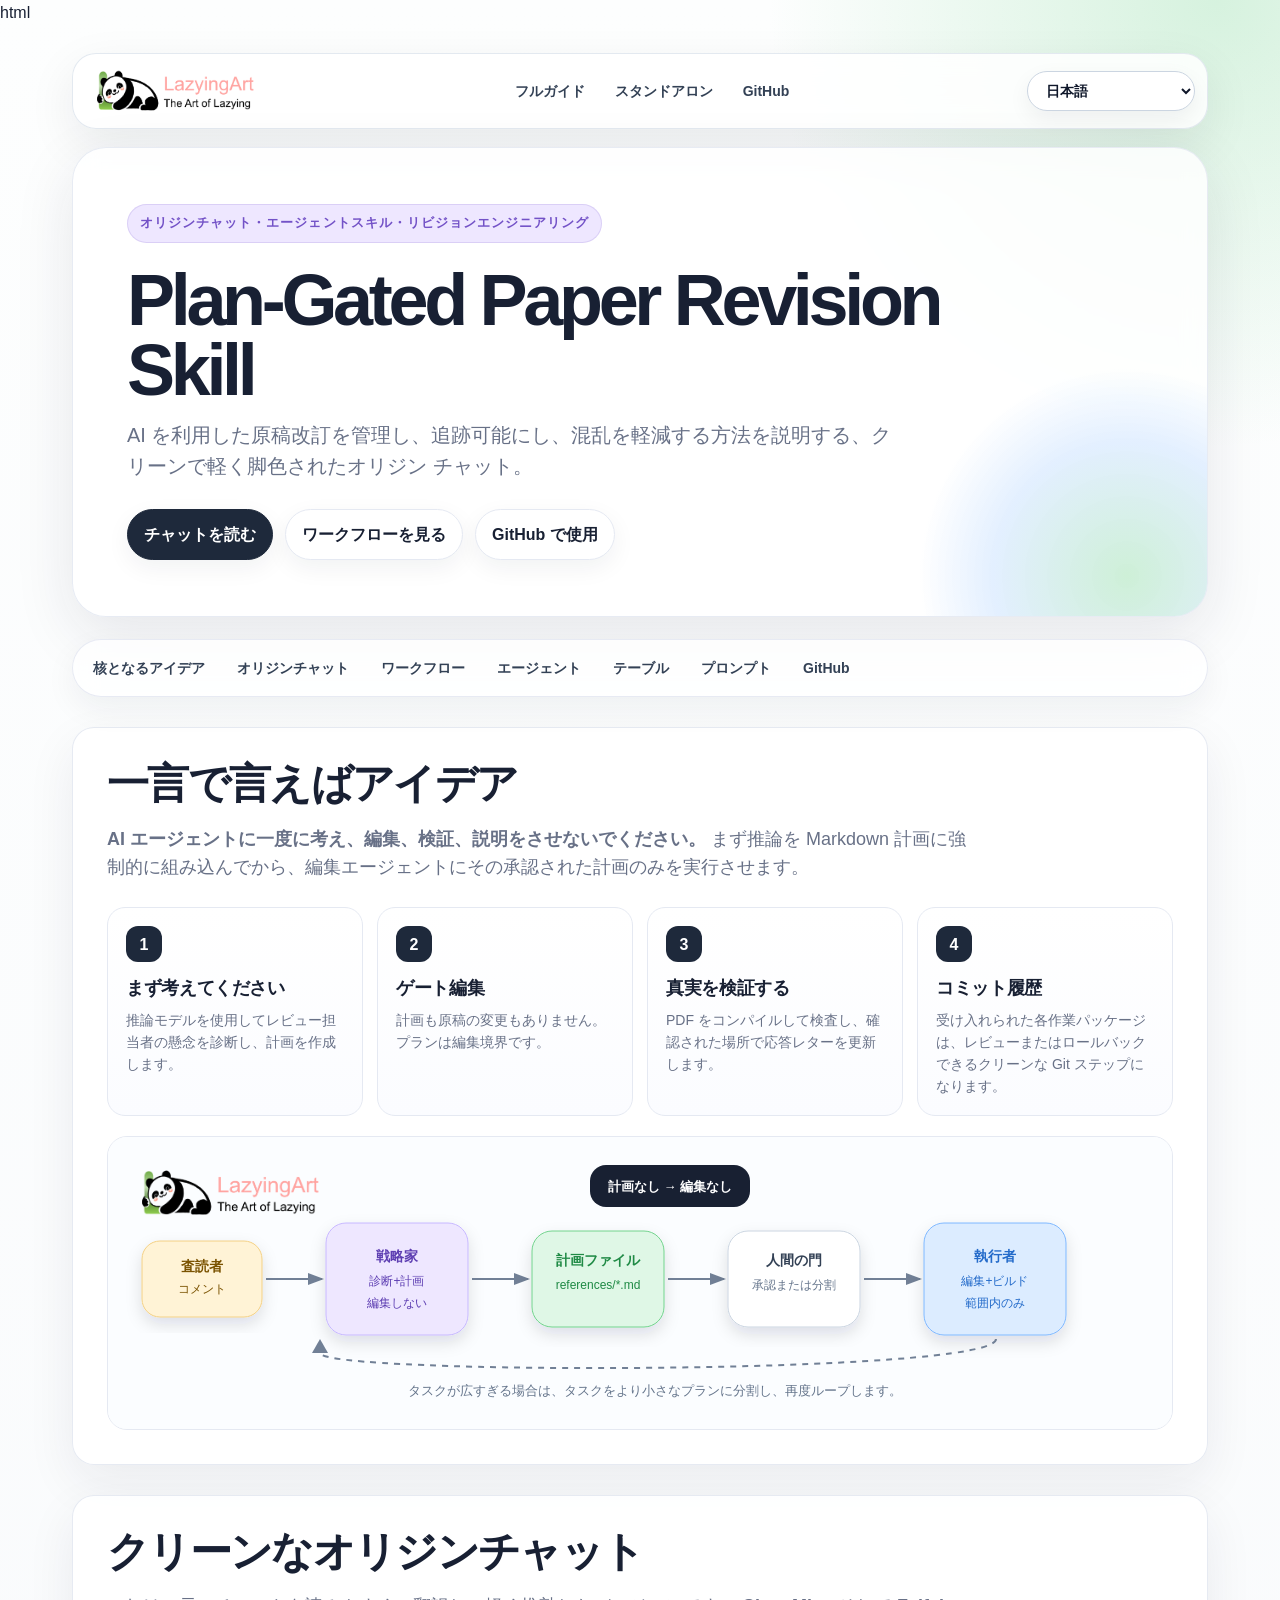
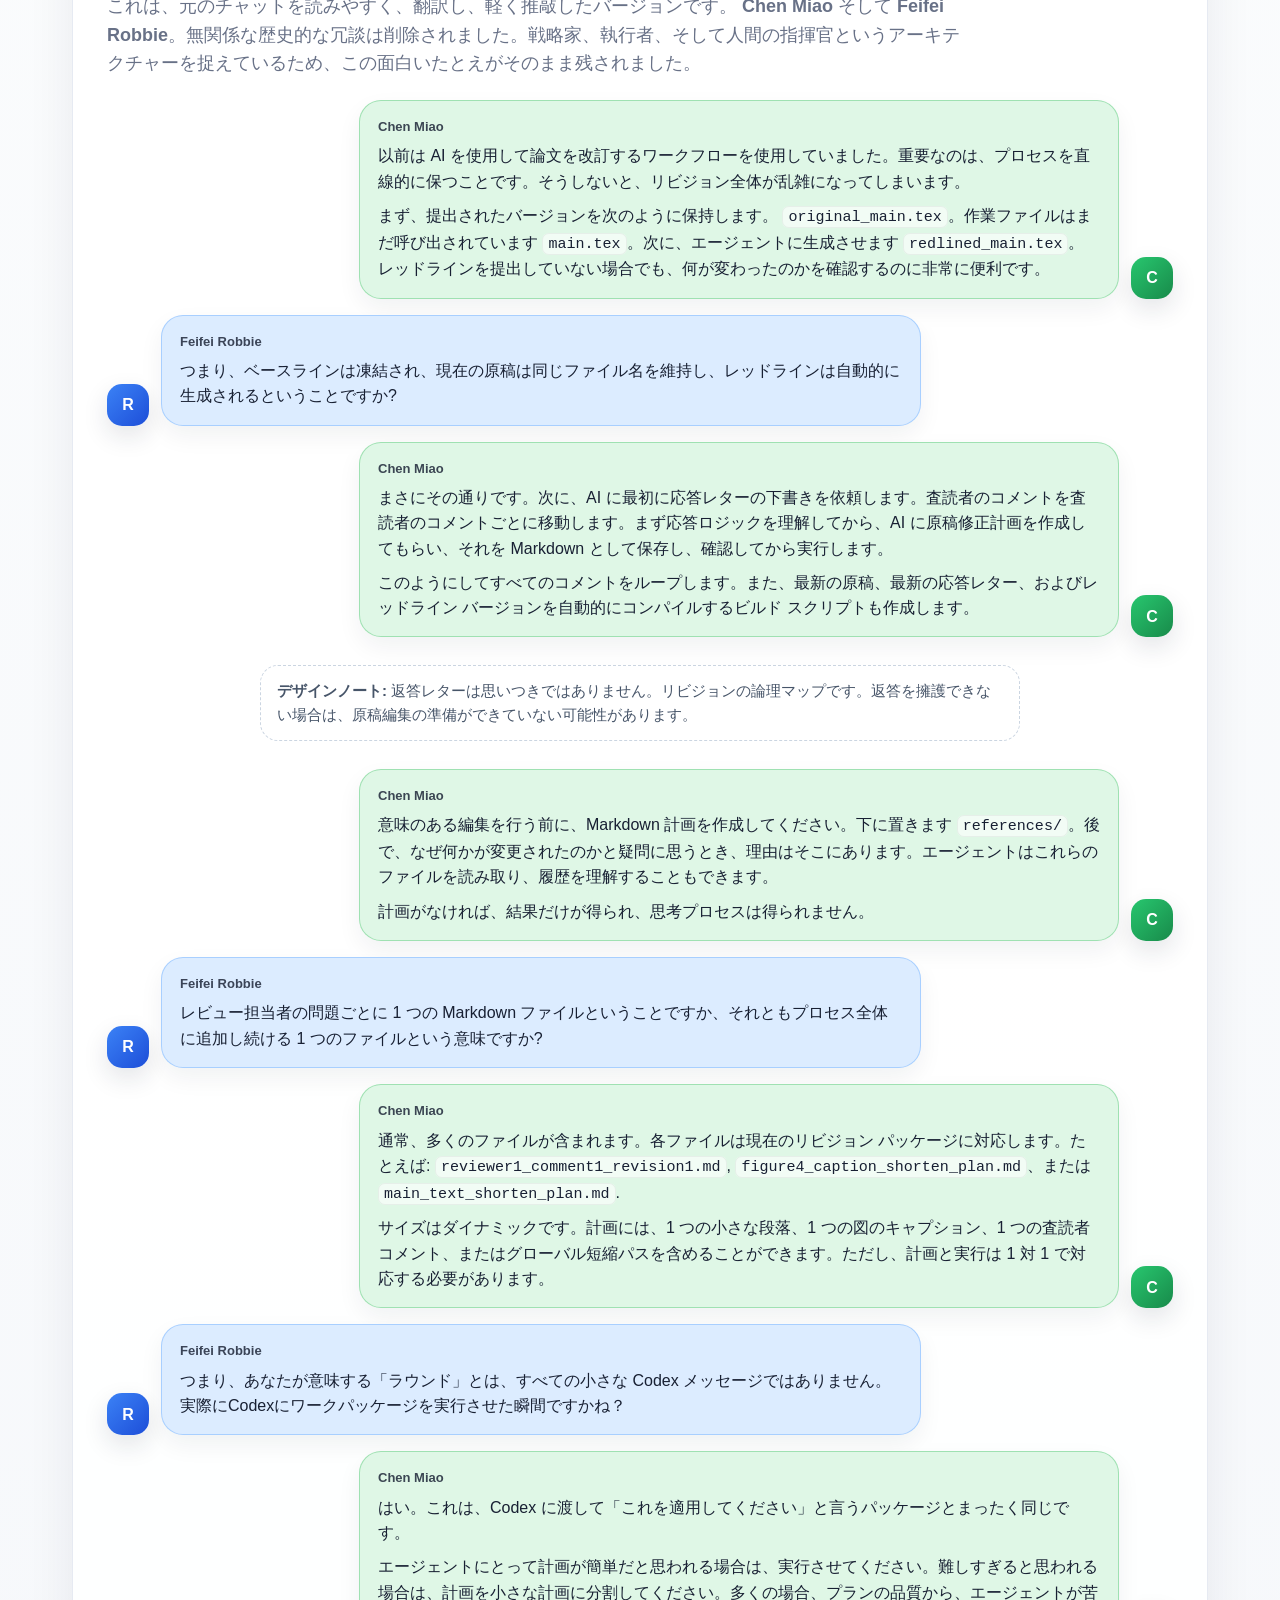
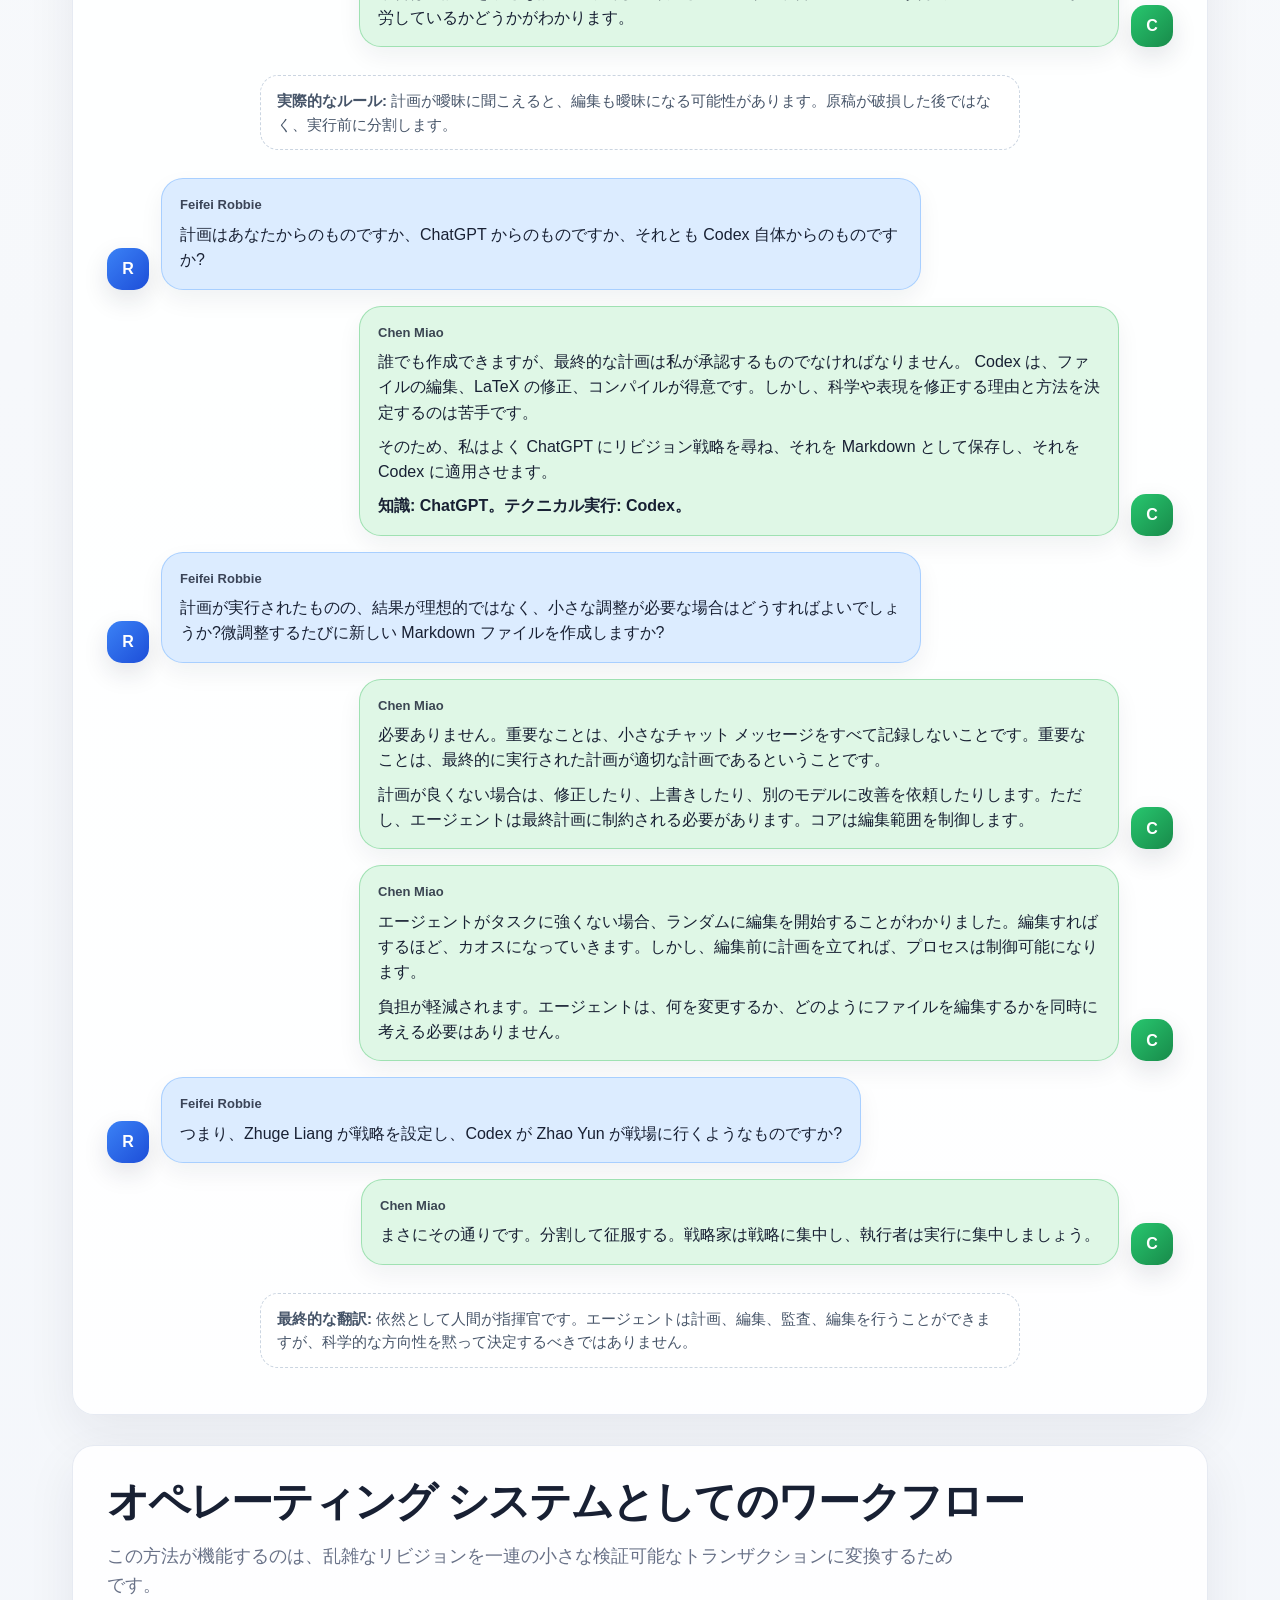
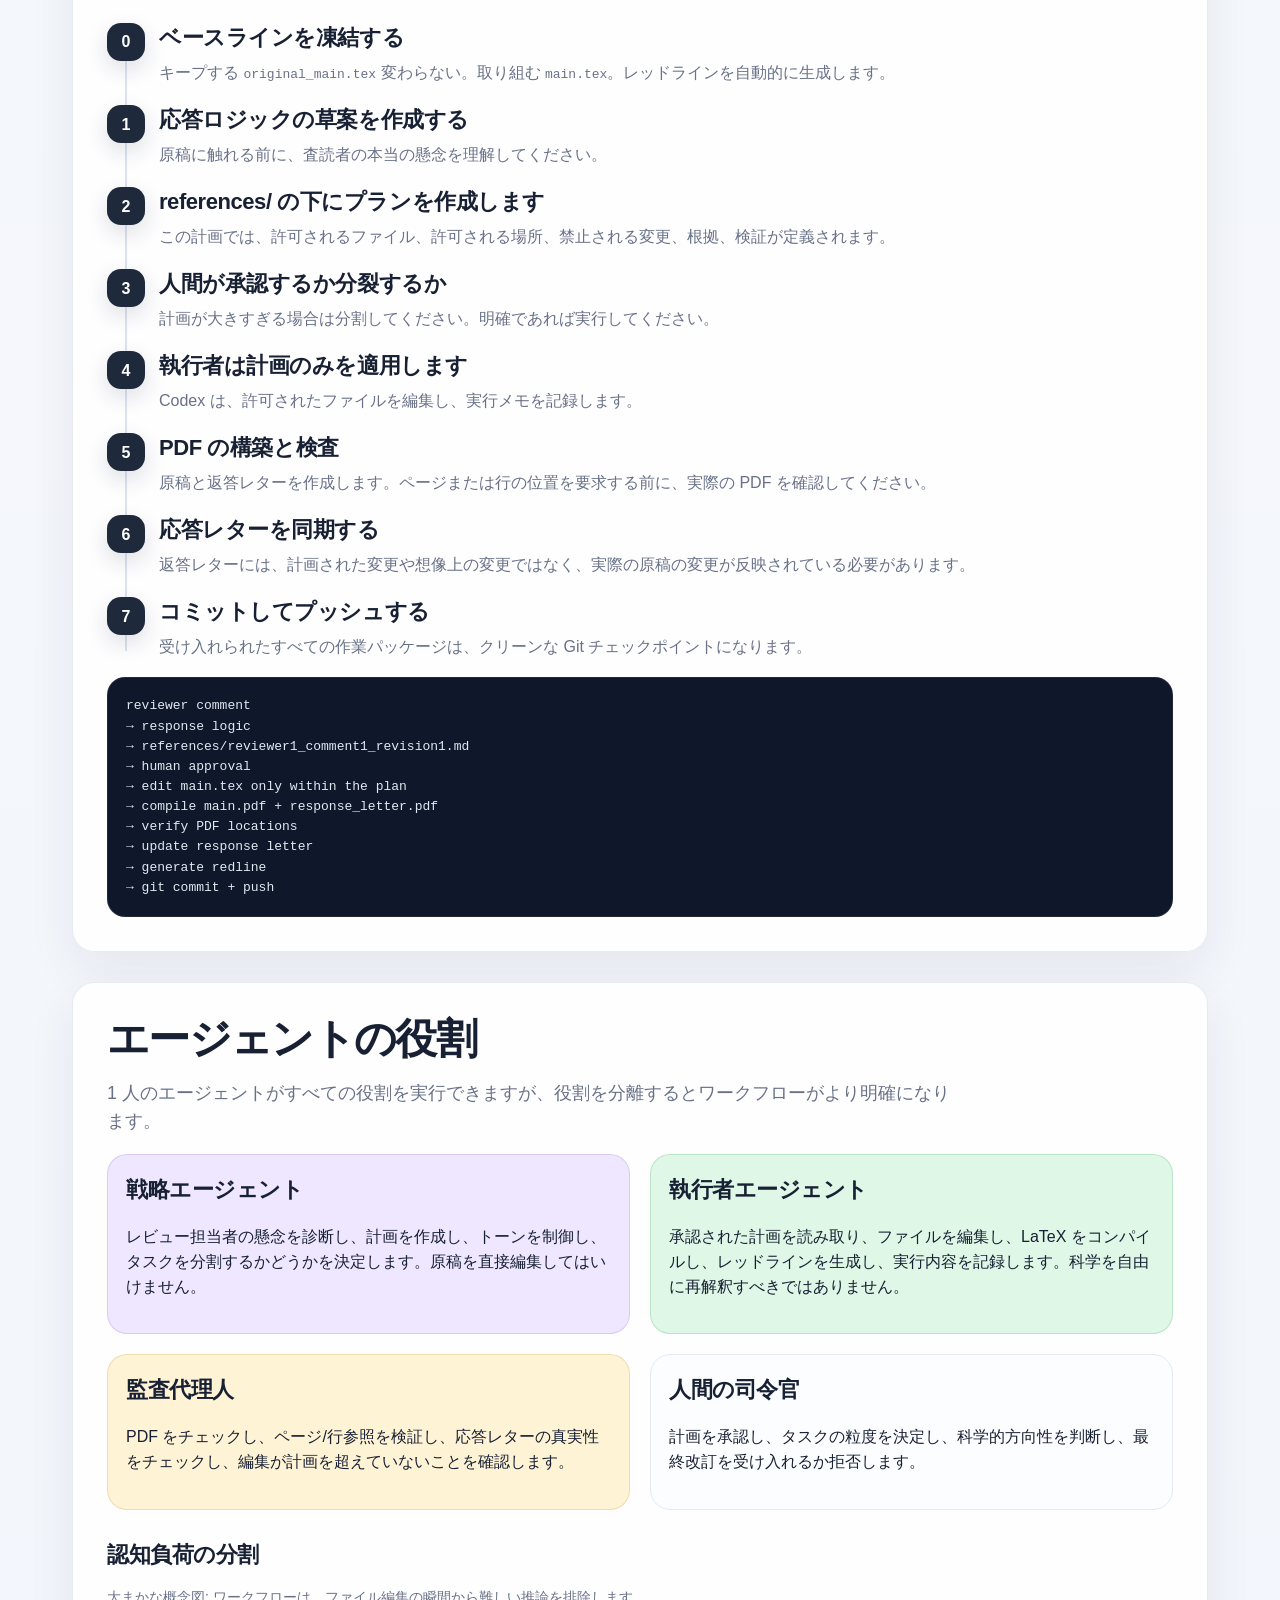
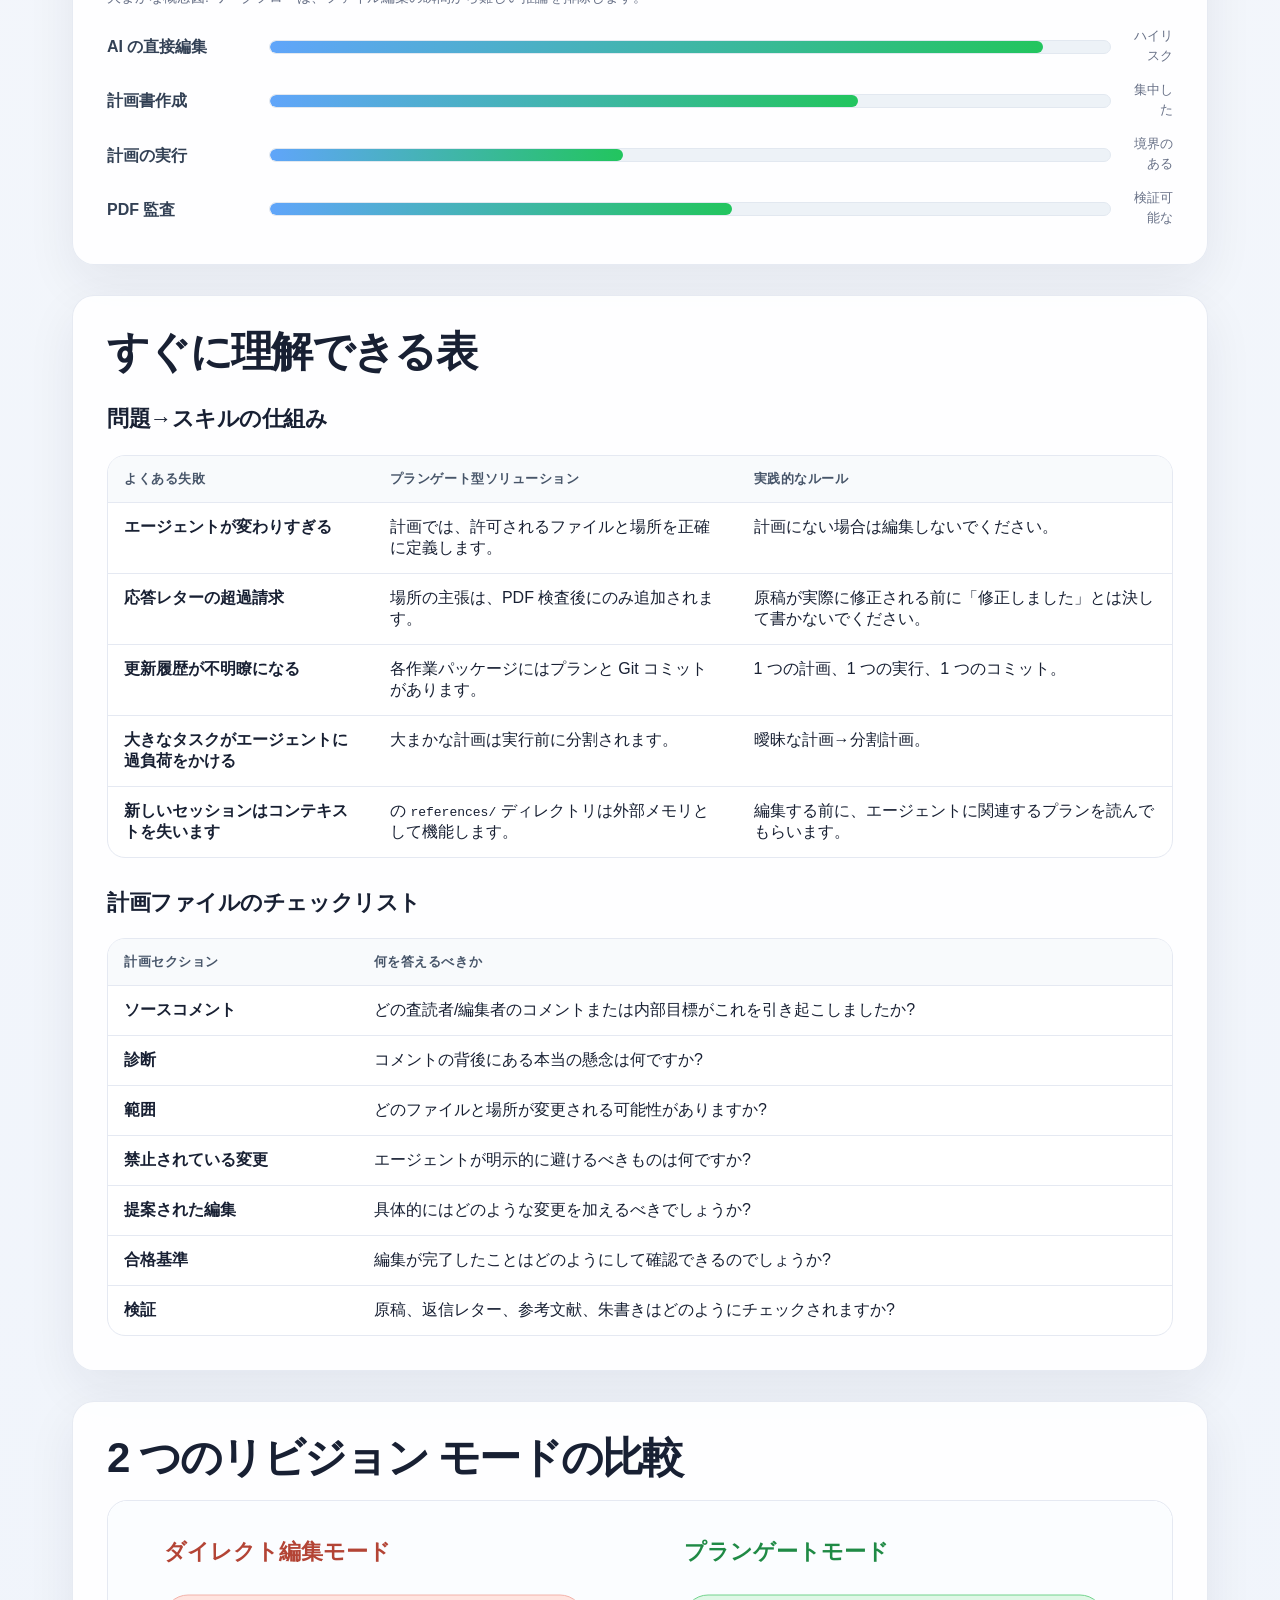
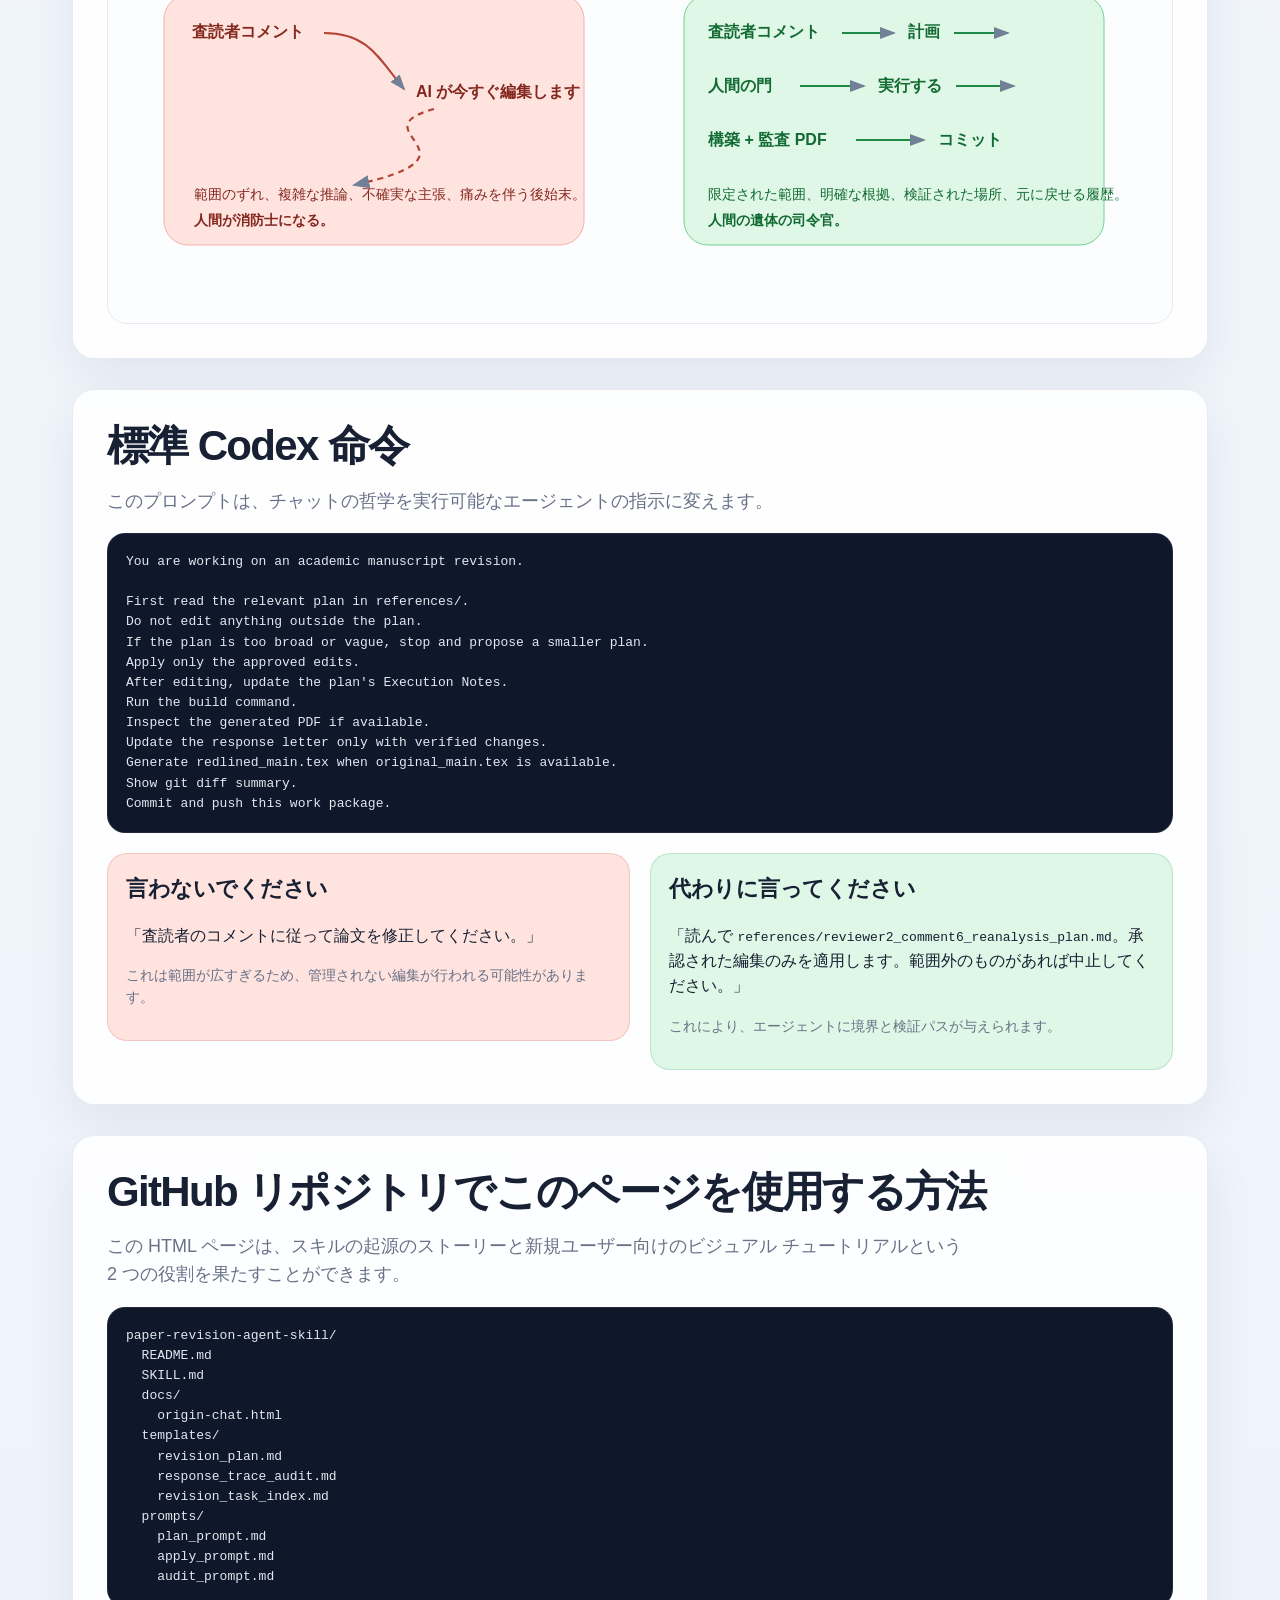
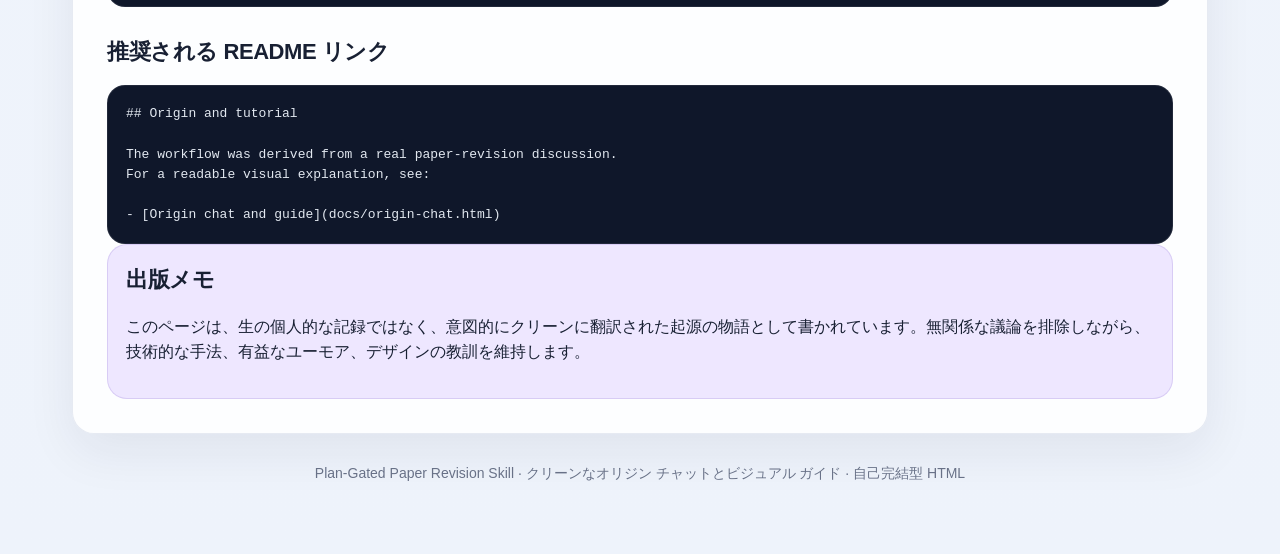
<file: docs/i18n/origin-chat.ja.html>
html
<html lang="ja">
<head>
<meta charset="utf-8"/>
<meta content="width=device-width, initial-scale=1" name="viewport"/>
<title>Paper Revision Skill — 日本語</title>
<meta content="A cleaned, readable origin chat and practical guide for the Plan-Gated Paper Revision Skill." name="description"/>
<style>
    :root {
      --bg: #f6f8fb;
      --paper: #ffffff;
      --ink: #182033;
      --muted: #687187;
      --line: #e5e9f2;
      --blue: #dcecff;
      --blue-edge: #7fb8ff;
      --blue-strong: #246bca;
      --green: #dff7e6;
      --green-edge: #72d38d;
      --green-strong: #1f8a45;
      --purple: #eee7ff;
      --purple-strong: #7352c7;
      --amber: #fff3d6;
      --amber-strong: #ae7100;
      --red: #ffe3df;
      --red-strong: #b34435;
      --shadow: 0 18px 60px rgba(25, 33, 58, .10);
      --radius: 22px;
      --mono: ui-monospace, SFMono-Regular, Menlo, Monaco, Consolas, "Liberation Mono", monospace;
      --sans: -apple-system, BlinkMacSystemFont, "SF Pro Display", "SF Pro Text", Inter, Segoe UI, Roboto, Helvetica, Arial, sans-serif;
    }

    * { box-sizing: border-box; }
    html { scroll-behavior: smooth; }
    body {
      margin: 0;
      font-family: var(--sans);
      color: var(--ink);
      background:
        radial-gradient(circle at 8% -5%, rgba(127, 184, 255, .35), transparent 30rem),
        radial-gradient(circle at 95% 0%, rgba(114, 211, 141, .28), transparent 28rem),
        linear-gradient(180deg, #fdfefe 0%, var(--bg) 35%, #eef3fb 100%);
      line-height: 1.58;
    }

    a { color: var(--blue-strong); text-decoration: none; }
    a:hover { text-decoration: underline; }

    .page {
      max-width: 1180px;
      margin: 0 auto;
      padding: 28px 22px 70px;
    }

    .langbar {
      margin: 0 0 16px;
      display: flex;
      flex-wrap: wrap;
      gap: 7px;
      align-items: center;
    }
    .langbar a {
      display: inline-flex;
      align-items: center;
      min-height: 30px;
      padding: 6px 10px;
      border: 1px solid rgba(229,233,242,.95);
      border-radius: 999px;
      background: rgba(255,255,255,.72);
      box-shadow: 0 8px 22px rgba(25,33,58,.05);
      color: #334155;
      font-size: 13px;
      font-weight: 700;
      text-decoration: none;
    }
    .langbar a:hover,
    .langbar a.active {
      background: #1e293b;
      color: #fff;
      border-color: #1e293b;
    }

    .hero {
      position: relative;
      overflow: hidden;
      border: 1px solid rgba(229, 233, 242, .9);
      border-radius: 34px;
      background: rgba(255, 255, 255, .82);
      box-shadow: var(--shadow);
      padding: 56px 54px;
      backdrop-filter: blur(12px);
    }
    .hero:before {
      content: "";
      position: absolute;
      inset: auto -130px -170px auto;
      width: 420px;
      height: 420px;
      border-radius: 999px;
      background: radial-gradient(circle, rgba(114,211,141,.35), rgba(127,184,255,.22) 45%, transparent 70%);
      pointer-events: none;
    }
    .eyebrow {
      display: inline-flex;
      align-items: center;
      gap: 8px;
      font-size: 13px;
      letter-spacing: .08em;
      text-transform: uppercase;
      color: var(--purple-strong);
      background: var(--purple);
      border: 1px solid rgba(115,82,199,.16);
      border-radius: 999px;
      padding: 8px 12px;
      font-weight: 750;
    }
    h1 {
      margin: 22px 0 14px;
      font-size: clamp(38px, 6vw, 72px);
      line-height: .98;
      letter-spacing: -0.06em;
      max-width: 870px;
    }
    .subtitle {
      max-width: 770px;
      color: var(--muted);
      font-size: 20px;
      margin: 0;
    }
    .hero-actions {
      margin-top: 26px;
      display: flex;
      flex-wrap: wrap;
      gap: 12px;
    }
    .btn {
      display: inline-flex;
      align-items: center;
      justify-content: center;
      border-radius: 999px;
      padding: 12px 16px;
      font-weight: 740;
      border: 1px solid var(--line);
      background: white;
      color: var(--ink);
      box-shadow: 0 8px 24px rgba(25,33,58,.06);
    }
    .btn.primary {
      background: #1e293b;
      color: white;
      border-color: #1e293b;
    }

    .nav {
      position: sticky;
      top: 0;
      z-index: 4;
      margin: 22px 0;
      border: 1px solid rgba(229,233,242,.92);
      border-radius: 999px;
      background: rgba(255,255,255,.78);
      box-shadow: 0 12px 32px rgba(25,33,58,.06);
      backdrop-filter: blur(12px);
      padding: 8px;
      display: flex;
      gap: 8px;
      overflow-x: auto;
    }
    .nav a {
      white-space: nowrap;
      color: #334155;
      padding: 9px 12px;
      border-radius: 999px;
      font-weight: 650;
      font-size: 14px;
    }
    .nav a:hover {
      background: #f1f5f9;
      text-decoration: none;
    }

    section {
      margin-top: 30px;
      background: rgba(255,255,255,.88);
      border: 1px solid rgba(229,233,242,.95);
      border-radius: var(--radius);
      box-shadow: 0 18px 50px rgba(25,33,58,.07);
      padding: 34px;
    }
    section.flat { box-shadow: none; }
    h2 {
      margin: 0 0 14px;
      font-size: clamp(26px, 3.5vw, 42px);
      line-height: 1.05;
      letter-spacing: -0.04em;
    }
    h3 {
      margin: 28px 0 12px;
      font-size: 22px;
      letter-spacing: -0.02em;
    }
    .lead { color: var(--muted); font-size: 18px; max-width: 860px; }
    .small { color: var(--muted); font-size: 14px; }

    .cards {
      display: grid;
      grid-template-columns: repeat(4, 1fr);
      gap: 14px;
      margin-top: 26px;
    }
    .card {
      border: 1px solid var(--line);
      border-radius: 18px;
      padding: 18px;
      background: linear-gradient(180deg, #ffffff, #fbfcff);
      min-height: 150px;
    }
    .card .num {
      display: inline-grid;
      place-items: center;
      width: 36px;
      height: 36px;
      border-radius: 12px;
      color: white;
      background: #1e293b;
      font-weight: 800;
      margin-bottom: 12px;
    }
    .card h3 { margin: 0 0 6px; font-size: 18px; }
    .card p { margin: 0; color: var(--muted); font-size: 14px; }

    .diagram {
      overflow-x: auto;
      border: 1px solid var(--line);
      border-radius: 20px;
      background: #fbfdff;
      padding: 16px;
      margin-top: 20px;
    }
    svg text { font-family: var(--sans); }

    .chat-wrap {
      display: flex;
      flex-direction: column;
      gap: 16px;
      margin-top: 22px;
    }
    .msg-row {
      display: flex;
      align-items: flex-end;
      gap: 12px;
      max-width: 100%;
    }
    .msg-row.right { justify-content: flex-end; }
    .avatar {
      flex: 0 0 42px;
      width: 42px;
      height: 42px;
      border-radius: 15px;
      display: grid;
      place-items: center;
      color: white;
      font-weight: 850;
      box-shadow: 0 10px 26px rgba(25,33,58,.12);
    }
    .avatar.blue { background: linear-gradient(135deg, #3b82f6, #1d4ed8); }
    .avatar.green { background: linear-gradient(135deg, #28c76f, #188a4a); }
    .bubble {
      max-width: 760px;
      border-radius: 22px;
      padding: 16px 18px;
      border: 1px solid var(--line);
      box-shadow: 0 10px 25px rgba(25,33,58,.06);
      position: relative;
    }
    .bubble.blue {
      background: var(--blue);
      border-color: rgba(127,184,255,.55);
    }
    .bubble.green {
      background: var(--green);
      border-color: rgba(114,211,141,.58);
    }
    .bubble .name {
      font-size: 13px;
      font-weight: 820;
      margin-bottom: 6px;
      opacity: .82;
    }
    .bubble p { margin: 0 0 9px; }
    .bubble p:last-child { margin-bottom: 0; }
    .bubble ul { margin: 8px 0 0 20px; padding: 0; }
    .bubble code, .inline-code {
      font-family: var(--mono);
      font-size: .94em;
      background: rgba(255,255,255,.62);
      border: 1px solid rgba(0,0,0,.05);
      border-radius: 7px;
      padding: 1px 5px;
    }
    .aside-note {
      margin: 12px auto;
      max-width: 760px;
      background: #ffffff;
      border: 1px dashed #cbd5e1;
      color: #475569;
      border-radius: 18px;
      padding: 13px 16px;
      font-size: 15px;
    }

    .two-col {
      display: grid;
      grid-template-columns: 1fr 1fr;
      gap: 20px;
      align-items: start;
    }
    .callout {
      border-radius: 20px;
      border: 1px solid var(--line);
      padding: 18px;
      background: #fbfdff;
    }
    .callout h3 { margin-top: 0; }
    .callout.warning { background: var(--amber); border-color: rgba(174,113,0,.18); }
    .callout.success { background: var(--green); border-color: rgba(31,138,69,.18); }
    .callout.danger { background: var(--red); border-color: rgba(179,68,53,.18); }
    .callout.purple { background: var(--purple); border-color: rgba(115,82,199,.18); }

    table {
      width: 100%;
      border-collapse: separate;
      border-spacing: 0;
      overflow: hidden;
      border: 1px solid var(--line);
      border-radius: 18px;
      background: white;
      margin-top: 18px;
    }
    th, td {
      padding: 14px 16px;
      text-align: left;
      vertical-align: top;
      border-bottom: 1px solid var(--line);
    }
    th {
      background: #f8fafc;
      font-size: 13px;
      letter-spacing: .04em;
      text-transform: uppercase;
      color: #475569;
    }
    tr:last-child td { border-bottom: none; }
    td:first-child { font-weight: 720; }

    pre {
      margin: 16px 0 0;
      padding: 18px;
      border-radius: 18px;
      background: #0f172a;
      color: #e2e8f0;
      overflow-x: auto;
      font-family: var(--mono);
      font-size: 13px;
      line-height: 1.55;
      border: 1px solid rgba(255,255,255,.08);
    }

    .bars { display: grid; gap: 13px; margin-top: 18px; }
    .bar-line { display: grid; grid-template-columns: 150px 1fr 50px; gap: 12px; align-items: center; }
    .bar-label { color: #334155; font-weight: 700; }
    .bar-track { height: 14px; border-radius: 999px; background: #edf2f7; overflow: hidden; border: 1px solid #e2e8f0; }
    .bar-fill { height: 100%; border-radius: 999px; background: linear-gradient(90deg, #60a5fa, #22c55e); }
    .bar-value { text-align: right; color: var(--muted); font-family: var(--mono); font-size: 13px; }

    .timeline { margin-top: 22px; position: relative; }
    .timeline:before {
      content: "";
      position: absolute;
      left: 18px;
      top: 8px;
      bottom: 8px;
      width: 2px;
      background: #dbe3ef;
    }
    .tl-item {
      position: relative;
      padding-left: 52px;
      margin: 18px 0;
    }
    .tl-dot {
      position: absolute;
      left: 0;
      top: 2px;
      width: 38px;
      height: 38px;
      border-radius: 14px;
      display: grid;
      place-items: center;
      background: #1e293b;
      color: white;
      font-weight: 850;
      box-shadow: 0 8px 22px rgba(25,33,58,.14);
    }
    .tl-item h3 { margin: 0 0 4px; }
    .tl-item p { margin: 0; color: var(--muted); }

    .footer {
      margin: 28px 0 0;
      text-align: center;
      color: var(--muted);
      font-size: 14px;
    }

    @media (max-width: 880px) {
      .hero { padding: 38px 26px; }
      .cards, .two-col { grid-template-columns: 1fr; }
      section { padding: 24px; }
      .bubble { max-width: calc(100vw - 110px); }
      .bar-line { grid-template-columns: 1fr; gap: 6px; }
      .bar-value { text-align: left; }
    }

    @media print {
      body { background: white; }
      .site-header, .langbar, .nav, .hero-actions { display: none; }
      section, .hero { box-shadow: none; break-inside: avoid; }
      .bubble { box-shadow: none; }
    }
  </style>
<link href="../site.css" rel="stylesheet"/>
<link href="style.css" rel="stylesheet"/>
<script defer="" src="../site.js"></script>
</head>
<body>
<main class="page">
<header aria-label="Site navigation" class="site-header">
<a class="site-brand" href="../index.html">Paper Revision Skill</a>
<nav aria-label="Primary navigation" class="site-nav">
<a href="../origin-chat.html">フルガイド</a>
<a href="../origin-chat-downloaded-package.html">スタンドアロン</a>
<a href="https://github.com/lachlanchen/paper-revision-skill">GitHub</a>
</nav>
<div class="language-menu">
<label class="sr-only" for="language-select">言語を選択してください</label>
<select aria-label="Choose language" data-language-select="" id="language-select">
<option value="../origin-chat.html">English</option>
<option value="origin-chat.ar.html">العربية</option>
<option value="origin-chat.es.html">Español</option>
<option value="origin-chat.fr.html">Français</option>
<option selected="" value="origin-chat.ja.html">日本語</option>
<option value="origin-chat.ko.html">한국어</option>
<option value="origin-chat.vi.html">Tiếng Việt</option>
<option value="origin-chat.zh-Hans.html">中文 (简体)</option>
<option value="origin-chat.zh-Hant.html">中文（繁體）</option>
<option value="origin-chat.de.html">Deutsch</option>
<option value="origin-chat.ru.html">Русский</option>
</select>
</div>
</header>
<header class="hero">
<span class="eyebrow">オリジンチャット・エージェントスキル・リビジョンエンジニアリング</span>
<h1>Plan-Gated Paper Revision Skill</h1>
<p class="subtitle">AI を利用した原稿改訂を管理し、追跡可能にし、混乱を軽減する方法を説明する、クリーンで軽く脚色されたオリジン チャット。</p>
<div class="hero-actions">
<a class="btn primary" href="#chat">チャットを読む</a>
<a class="btn" href="#workflow">ワークフローを見る</a>
<a class="btn" href="#github">GitHub で使用</a>
</div>
</header>
<nav aria-label="Table of contents" class="nav">
<a href="#idea">核となるアイデア</a>
<a href="#chat">オリジンチャット</a>
<a href="#workflow">ワークフロー</a>
<a href="#roles">エージェント</a>
<a href="#tables">テーブル</a>
<a href="#prompt">プロンプト</a>
<a href="#github">GitHub</a>
</nav>
<section id="idea">
<h2>一言で言えばアイデア</h2>
<p class="lead"><strong>AI エージェントに一度に考え、編集、検証、説明をさせないでください。</strong> まず推論を Markdown 計画に強制的に組み込んでから、編集エージェントにその承認された計画のみを実行させます。</p>
<div class="cards">
<article class="card">
<div class="num">1</div>
<h3>まず考えてください</h3>
<p>推論モデルを使用してレビュー担当者の懸念を診断し、計画を作成します。</p>
</article>
<article class="card">
<div class="num">2</div>
<h3>ゲート編集</h3>
<p>計画も原稿の変更もありません。プランは編集境界です。</p>
</article>
<article class="card">
<div class="num">3</div>
<h3>真実を検証する</h3>
<p>PDF をコンパイルして検査し、確認された場所で応答レターを更新します。</p>
</article>
<article class="card">
<div class="num">4</div>
<h3>コミット履歴</h3>
<p>受け入れられた各作業パッケージは、レビューまたはロールバックできるクリーンな Git ステップになります。</p>
</article>
</div>
<div aria-label="Plan gated workflow diagram" class="diagram">
<svg aria-label="Reviewer comment goes to strategist, plan, human approval, executor, build, auditor, response letter and git." height="260" role="img" viewBox="0 0 1040 260" width="1040">
<defs>
<marker id="arrow" markerHeight="10" markerUnits="strokeWidth" markerWidth="10" orient="auto" refX="7" refY="3">
<path d="M0,0 L0,6 L8,3 z" fill="#718096"></path>
</marker>
<filter height="140%" id="softShadow" width="140%" x="-20%" y="-20%">
<feDropShadow dx="0" dy="7" flood-color="#19213a" flood-opacity="0.12" stdDeviation="8"></feDropShadow>
</filter>
</defs>
<a aria-label="LazyingArt" href="https://lazying.art" rel="noopener" target="_blank">
<image height="56" href="../assets/lazyingart-logo.png" preserveAspectRatio="xMinYMid meet" width="190" x="18" y="12"/>
</a>
<rect fill="#fff3d6" filter="url(#softShadow)" height="76" rx="18" stroke="#f3d084" width="120" x="18" y="88"></rect>
<text fill="#7a5200" font-size="14" font-weight="800" text-anchor="middle" x="78" y="118">査読者</text>
<text fill="#7a5200" font-size="12" text-anchor="middle" x="78" y="140">コメント</text>
<path d="M142 126 C168 126 174 126 198 126" fill="none" marker-end="url(#arrow)" stroke="#718096" stroke-width="2"></path>
<rect fill="#eee7ff" filter="url(#softShadow)" height="112" rx="20" stroke="#c7b8ff" width="142" x="202" y="70"></rect>
<text fill="#5d3eb2" font-size="14" font-weight="800" text-anchor="middle" x="273" y="108">戦略家</text>
<text fill="#5d3eb2" font-size="12" text-anchor="middle" x="273" y="132">診断+計画</text>
<text fill="#5d3eb2" font-size="12" text-anchor="middle" x="273" y="154">編集しない</text>
<path d="M348 126 C374 126 380 126 404 126" fill="none" marker-end="url(#arrow)" stroke="#718096" stroke-width="2"></path>
<rect fill="#dff7e6" filter="url(#softShadow)" height="96" rx="20" stroke="#72d38d" width="132" x="408" y="78"></rect>
<text fill="#1f8a45" font-size="14" font-weight="800" text-anchor="middle" x="474" y="112">計画ファイル</text>
<text fill="#1f8a45" font-size="12" text-anchor="middle" x="474" y="136">references/*.md</text>
<path d="M544 126 C570 126 576 126 600 126" fill="none" marker-end="url(#arrow)" stroke="#718096" stroke-width="2"></path>
<rect fill="#ffffff" filter="url(#softShadow)" height="96" rx="20" stroke="#cbd5e1" width="132" x="604" y="78"></rect>
<text fill="#334155" font-size="14" font-weight="800" text-anchor="middle" x="670" y="112">人間の門</text>
<text fill="#64748b" font-size="12" text-anchor="middle" x="670" y="136">承認または分割</text>
<path d="M740 126 C766 126 772 126 796 126" fill="none" marker-end="url(#arrow)" stroke="#718096" stroke-width="2"></path>
<rect fill="#dcecff" filter="url(#softShadow)" height="112" rx="20" stroke="#7fb8ff" width="142" x="800" y="70"></rect>
<text fill="#246bca" font-size="14" font-weight="800" text-anchor="middle" x="871" y="108">執行者</text>
<text fill="#246bca" font-size="12" text-anchor="middle" x="871" y="132">編集+ビルド</text>
<text fill="#246bca" font-size="12" text-anchor="middle" x="871" y="154">範囲内のみ</text>
<path d="M872 186 C872 222 196 222 196 200" fill="none" stroke="#718096" stroke-dasharray="6 6" stroke-width="2"></path>
<path d="M196 186 L188 200 L204 200 Z" fill="#718096"></path>
<text fill="#64748b" font-size="13" text-anchor="middle" x="531" y="242">タスクが広すぎる場合は、タスクをより小さなプランに分割し、再度ループします。</text>
<rect fill="#0f172a" height="42" opacity=".96" rx="16" width="160" x="466" y="12"></rect>
<text fill="#fff" font-size="13" font-weight="800" text-anchor="middle" x="546" y="38">計画なし → 編集なし</text>
</svg>
</div>
</section>
<section id="chat">
<h2>クリーンなオリジンチャット</h2>
<p class="lead">これは、元のチャットを読みやすく、翻訳し、軽く推敲したバージョンです。 <strong>Chen Miao</strong> そして <strong>Feifei Robbie</strong>。無関係な歴史的な冗談は削除されました。戦略家、執行者、そして人間の指揮官というアーキテクチャーを捉えているため、この面白いたとえがそのまま残されました。</p>
<div class="chat-wrap">
<div class="msg-row right">
<div class="bubble green">
<div class="name">Chen Miao</div>
<p>以前は AI を使用して論文を改訂するワークフローを使用していました。重要なのは、プロセスを直線的に保つことです。そうしないと、リビジョン全体が乱雑になってしまいます。</p>
<p>まず、提出されたバージョンを次のように保持します。 <code>original_main.tex</code>。作業ファイルはまだ呼び出されています <code>main.tex</code>。次に、エージェントに生成させます <code>redlined_main.tex</code>。レッドラインを提出していない場合でも、何が変わったのかを確認するのに非常に便利です。</p>
</div>
<div class="avatar green">C</div>
</div>
<div class="msg-row">
<div class="avatar blue">R</div>
<div class="bubble blue">
<div class="name">Feifei Robbie</div>
<p>つまり、ベースラインは凍結され、現在の原稿は同じファイル名を維持し、レッドラインは自動的に生成されるということですか?</p>
</div>
</div>
<div class="msg-row right">
<div class="bubble green">
<div class="name">Chen Miao</div>
<p>まさにその通りです。次に、AI に最初に応答レターの下書きを依頼します。査読者のコメントを査読者のコメントごとに移動します。まず応答ロジックを理解してから、AI に原稿修正計画を作成してもらい、それを Markdown として保存し、確認してから実行します。</p>
<p>このようにしてすべてのコメントをループします。また、最新の原稿、最新の応答レター、およびレッドライン バージョンを自動的にコンパイルするビルド スクリプトも作成します。</p>
</div>
<div class="avatar green">C</div>
</div>
<div class="aside-note"><strong>デザインノート:</strong> 返答レターは思いつきではありません。リビジョンの論理マップです。返答を擁護できない場合は、原稿編集の準備ができていない可能性があります。</div>
<div class="msg-row right">
<div class="bubble green">
<div class="name">Chen Miao</div>
<p>意味のある編集を行う前に、Markdown 計画を作成してください。下に置きます <code>references/</code>。後で、なぜ何かが変更されたのかと疑問に思うとき、理由はそこにあります。エージェントはこれらのファイルを読み取り、履歴を理解することもできます。</p>
<p>計画がなければ、結果だけが得られ、思考プロセスは得られません。</p>
</div>
<div class="avatar green">C</div>
</div>
<div class="msg-row">
<div class="avatar blue">R</div>
<div class="bubble blue">
<div class="name">Feifei Robbie</div>
<p>レビュー担当者の問題ごとに 1 つの Markdown ファイルということですか、それともプロセス全体に追加し続ける 1 つのファイルという意味ですか?</p>
</div>
</div>
<div class="msg-row right">
<div class="bubble green">
<div class="name">Chen Miao</div>
<p>通常、多くのファイルが含まれます。各ファイルは現在のリビジョン パッケージに対応します。たとえば: <code>reviewer1_comment1_revision1.md</code>, <code>figure4_caption_shorten_plan.md</code>、または <code>main_text_shorten_plan.md</code>.</p>
<p>サイズはダイナミックです。計画には、1 つの小さな段落、1 つの図のキャプション、1 つの査読者コメント、またはグローバル短縮パスを含めることができます。ただし、計画と実行は 1 対 1 で対応する必要があります。</p>
</div>
<div class="avatar green">C</div>
</div>
<div class="msg-row">
<div class="avatar blue">R</div>
<div class="bubble blue">
<div class="name">Feifei Robbie</div>
<p>つまり、あなたが意味する「ラウンド」とは、すべての小さな Codex メッセージではありません。実際にCodexにワークパッケージを実行させた瞬間ですかね？</p>
</div>
</div>
<div class="msg-row right">
<div class="bubble green">
<div class="name">Chen Miao</div>
<p>はい。これは、Codex に渡して「これを適用してください」と言うパッケージとまったく同じです。</p>
<p>エージェントにとって計画が簡単だと思われる場合は、実行させてください。難しすぎると思われる場合は、計画を小さな計画に分割してください。多くの場合、プランの品質から、エージェントが苦労しているかどうかがわかります。</p>
</div>
<div class="avatar green">C</div>
</div>
<div class="aside-note"><strong>実際的なルール:</strong> 計画が曖昧に聞こえると、編集も曖昧になる可能性があります。原稿が破損した後ではなく、実行前に分割します。</div>
<div class="msg-row">
<div class="avatar blue">R</div>
<div class="bubble blue">
<div class="name">Feifei Robbie</div>
<p>計画はあなたからのものですか、ChatGPT からのものですか、それとも Codex 自体からのものですか?</p>
</div>
</div>
<div class="msg-row right">
<div class="bubble green">
<div class="name">Chen Miao</div>
<p>誰でも作成できますが、最終的な計画は私が承認するものでなければなりません。 Codex は、ファイルの編集、LaTeX の修正、コンパイルが得意です。しかし、科学や表現を修正する理由と方法を決定するのは苦手です。</p>
<p>そのため、私はよく ChatGPT にリビジョン戦略を尋ね、それを Markdown として保存し、それを Codex に適用させます。</p>
<p><strong>知識: ChatGPT。テクニカル実行: Codex。</strong></p>
</div>
<div class="avatar green">C</div>
</div>
<div class="msg-row">
<div class="avatar blue">R</div>
<div class="bubble blue">
<div class="name">Feifei Robbie</div>
<p>計画が実行されたものの、結果が理想的ではなく、小さな調整が必要な場合はどうすればよいでしょうか?微調整するたびに新しい Markdown ファイルを作成しますか?</p>
</div>
</div>
<div class="msg-row right">
<div class="bubble green">
<div class="name">Chen Miao</div>
<p>必要ありません。重要なことは、小さなチャット メッセージをすべて記録しないことです。重要なことは、最終的に実行された計画が適切な計画であるということです。</p>
<p>計画が良くない場合は、修正したり、上書きしたり、別のモデルに改善を依頼したりします。ただし、エージェントは最終計画に制約される必要があります。コアは編集範囲を制御します。</p>
</div>
<div class="avatar green">C</div>
</div>
<div class="msg-row right">
<div class="bubble green">
<div class="name">Chen Miao</div>
<p>エージェントがタスクに強くない場合、ランダムに編集を開始することがわかりました。編集すればするほど、カオスになっていきます。しかし、編集前に計画を立てれば、プロセスは制御可能になります。</p>
<p>負担が軽減されます。エージェントは、何を変更するか、どのようにファイルを編集するかを同時に考える必要はありません。</p>
</div>
<div class="avatar green">C</div>
</div>
<div class="msg-row">
<div class="avatar blue">R</div>
<div class="bubble blue">
<div class="name">Feifei Robbie</div>
<p>つまり、Zhuge Liang が戦略を設定し、Codex が Zhao Yun が戦場に行くようなものですか?</p>
</div>
</div>
<div class="msg-row right">
<div class="bubble green">
<div class="name">Chen Miao</div>
<p>まさにその通りです。分割して征服する。戦略家は戦略に集中し、執行者は実行に集中しましょう。</p>
</div>
<div class="avatar green">C</div>
</div>
<div class="aside-note"><strong>最終的な翻訳:</strong> 依然として人間が指揮官です。エージェントは計画、編集、監査、編集を行うことができますが、科学的な方向性を黙って決定するべきではありません。</div>
</div>
</section>
<section id="workflow">
<h2>オペレーティング システムとしてのワークフロー</h2>
<p class="lead">この方法が機能するのは、乱雑なリビジョンを一連の小さな検証可能なトランザクションに変換するためです。</p>
<div class="timeline">
<div class="tl-item">
<div class="tl-dot">0</div>
<h3>ベースラインを凍結する</h3>
<p>キープする <code>original_main.tex</code> 変わらない。取り組む <code>main.tex</code>。レッドラインを自動的に生成します。</p>
</div>
<div class="tl-item">
<div class="tl-dot">1</div>
<h3>応答ロジックの草案を作成する</h3>
<p>原稿に触れる前に、査読者の本当の懸念を理解してください。</p>
</div>
<div class="tl-item">
<div class="tl-dot">2</div>
<h3>references/ の下にプランを作成します</h3>
<p>この計画では、許可されるファイル、許可される場所、禁止される変更、根拠、検証が定義されます。</p>
</div>
<div class="tl-item">
<div class="tl-dot">3</div>
<h3>人間が承認するか分裂するか</h3>
<p>計画が大きすぎる場合は分割してください。明確であれば実行してください。</p>
</div>
<div class="tl-item">
<div class="tl-dot">4</div>
<h3>執行者は計画のみを適用します</h3>
<p>Codex は、許可されたファイルを編集し、実行メモを記録します。</p>
</div>
<div class="tl-item">
<div class="tl-dot">5</div>
<h3>PDF の構築と検査</h3>
<p>原稿と返答レターを作成します。ページまたは行の位置を要求する前に、実際の PDF を確認してください。</p>
</div>
<div class="tl-item">
<div class="tl-dot">6</div>
<h3>応答レターを同期する</h3>
<p>返答レターには、計画された変更や想像上の変更ではなく、実際の原稿の変更が反映されている必要があります。</p>
</div>
<div class="tl-item">
<div class="tl-dot">7</div>
<h3>コミットしてプッシュする</h3>
<p>受け入れられたすべての作業パッケージは、クリーンな Git チェックポイントになります。</p>
</div>
</div>
<pre><code>reviewer comment
→ response logic
→ references/reviewer1_comment1_revision1.md
→ human approval
→ edit main.tex only within the plan
→ compile main.pdf + response_letter.pdf
→ verify PDF locations
→ update response letter
→ generate redline
→ git commit + push</code></pre>
</section>
<section id="roles">
<h2>エージェントの役割</h2>
<p class="lead">1 人のエージェントがすべての役割を実行できますが、役割を分離するとワークフローがより明確になります。</p>
<div class="two-col">
<div class="callout purple">
<h3>戦略エージェント</h3>
<p>レビュー担当者の懸念を診断し、計画を作成し、トーンを制御し、タスクを分割するかどうかを決定します。原稿を直接編集してはいけません。</p>
</div>
<div class="callout success">
<h3>執行者エージェント</h3>
<p>承認された計画を読み取り、ファイルを編集し、LaTeX をコンパイルし、レッドラインを生成し、実行内容を記録します。科学を自由に再解釈すべきではありません。</p>
</div>
<div class="callout warning">
<h3>監査代理人</h3>
<p>PDF をチェックし、ページ/行参照を検証し、応答レターの真実性をチェックし、編集が計画を超えていないことを確認します。</p>
</div>
<div class="callout">
<h3>人間の司令官</h3>
<p>計画を承認し、タスクの粒度を決定し、科学的方向性を判断し、最終改訂を受け入れるか拒否します。</p>
</div>
</div>
<h3>認知負荷の分割</h3>
<p class="small">大まかな概念図: ワークフローは、ファイル編集の瞬間から難しい推論を排除します。</p>
<div class="bars">
<div class="bar-line"><div class="bar-label">AI の直接編集</div><div class="bar-track"><div class="bar-fill" style="width: 92%"></div></div><div class="bar-value">ハイリスク</div></div>
<div class="bar-line"><div class="bar-label">計画書作成</div><div class="bar-track"><div class="bar-fill" style="width: 70%"></div></div><div class="bar-value">集中した</div></div>
<div class="bar-line"><div class="bar-label">計画の実行</div><div class="bar-track"><div class="bar-fill" style="width: 42%"></div></div><div class="bar-value">境界のある</div></div>
<div class="bar-line"><div class="bar-label">PDF 監査</div><div class="bar-track"><div class="bar-fill" style="width: 55%"></div></div><div class="bar-value">検証可能な</div></div>
</div>
</section>
<section id="tables">
<h2>すぐに理解できる表</h2>
<h3>問題→スキルの仕組み</h3>
<table>
<thead>
<tr><th>よくある失敗</th><th>プランゲート型ソリューション</th><th>実践的なルール</th></tr>
</thead>
<tbody>
<tr><td>エージェントが変わりすぎる</td><td>計画では、許可されるファイルと場所を正確に定義します。</td><td>計画にない場合は編集しないでください。</td></tr>
<tr><td>応答レターの超過請求</td><td>場所の主張は、PDF 検査後にのみ追加されます。</td><td>原稿が実際に修正される前に「修正しました」とは決して書かないでください。</td></tr>
<tr><td>更新履歴が不明瞭になる</td><td>各作業パッケージにはプランと Git コミットがあります。</td><td>1 つの計画、1 つの実行、1 つのコミット。</td></tr>
<tr><td>大きなタスクがエージェントに過負荷をかける</td><td>大まかな計画は実行前に分割されます。</td><td>曖昧な計画→分割計画。</td></tr>
<tr><td>新しいセッションはコンテキストを失います</td><td>の <code>references/</code> ディレクトリは外部メモリとして機能します。</td><td>編集する前に、エージェントに関連するプランを読んでもらいます。</td></tr>
</tbody>
</table>
<h3>計画ファイルのチェックリスト</h3>
<table>
<thead>
<tr><th>計画セクション</th><th>何を答えるべきか</th></tr>
</thead>
<tbody>
<tr><td>ソースコメント</td><td>どの査読者/編集者のコメントまたは内部目標がこれを引き起こしましたか?</td></tr>
<tr><td>診断</td><td>コメントの背後にある本当の懸念は何ですか?</td></tr>
<tr><td>範囲</td><td>どのファイルと場所が変更される可能性がありますか?</td></tr>
<tr><td>禁止されている変更</td><td>エージェントが明示的に避けるべきものは何ですか?</td></tr>
<tr><td>提案された編集</td><td>具体的にはどのような変更を加えるべきでしょうか?</td></tr>
<tr><td>合格基準</td><td>編集が完了したことはどのようにして確認できるのでしょうか?</td></tr>
<tr><td>検証</td><td>原稿、返信レター、参考文献、朱書きはどのようにチェックされますか?</td></tr>
</tbody>
</table>
</section>
<section>
<h2>2 つのリビジョン モードの比較</h2>
<div aria-label="Comparison between direct edit and plan-gated edit" class="diagram">
<svg aria-label="Comparison between direct AI editing and plan-gated editing." height="390" role="img" viewBox="0 0 1040 390" width="1040">
<defs>
<marker id="arrow2" markerHeight="10" markerUnits="strokeWidth" markerWidth="10" orient="auto" refX="7" refY="3"><path d="M0,0 L0,6 L8,3 z" fill="#718096"></path></marker>
</defs>
<text fill="#b34435" font-size="22" font-weight="850" x="40" y="42">ダイレクト編集モード</text>
<text fill="#1f8a45" font-size="22" font-weight="850" x="560" y="42">プランゲートモード</text>
<g transform="translate(40,78)">
<rect fill="#ffe3df" height="250" rx="24" stroke="#f3b2aa" width="420" x="0" y="0"></rect>
<text fill="#84281f" font-size="16" font-weight="800" x="28" y="42">査読者コメント</text>
<path d="M160 38 C205 38 215 64 240 94" fill="none" marker-end="url(#arrow2)" stroke="#b34435" stroke-width="2"></path>
<text fill="#84281f" font-size="16" font-weight="800" x="252" y="102">AI が今すぐ編集します</text>
<path d="M270 114 C190 136 330 160 190 190" fill="none" marker-end="url(#arrow2)" stroke="#b34435" stroke-dasharray="6 5" stroke-width="2.2"></path>
<text fill="#84281f" font-size="14" x="30" y="204">範囲のずれ、複雑な推論、不確実な主張、痛みを伴う後始末。</text>
<text fill="#84281f" font-size="14" font-weight="800" x="30" y="230">人間が消防士になる。</text>
</g>
<g transform="translate(560,78)">
<rect fill="#dff7e6" height="250" rx="24" stroke="#72d38d" width="420" x="0" y="0"></rect>
<text fill="#126b32" font-size="16" font-weight="800" x="24" y="42">査読者コメント</text>
<path d="M158 38 L210 38" fill="none" marker-end="url(#arrow2)" stroke="#1f8a45" stroke-width="2"></path>
<text fill="#126b32" font-size="16" font-weight="800" x="224" y="42">計画</text>
<path d="M270 38 L324 38" fill="none" marker-end="url(#arrow2)" stroke="#1f8a45" stroke-width="2"></path>
<text fill="#126b32" font-size="16" font-weight="800" x="24" y="96">人間の門</text>
<path d="M116 91 L180 91" fill="none" marker-end="url(#arrow2)" stroke="#1f8a45" stroke-width="2"></path>
<text fill="#126b32" font-size="16" font-weight="800" x="194" y="96">実行する</text>
<path d="M272 91 L330 91" fill="none" marker-end="url(#arrow2)" stroke="#1f8a45" stroke-width="2"></path>
<text fill="#126b32" font-size="16" font-weight="800" x="24" y="150">構築 + 監査 PDF</text>
<path d="M172 145 L240 145" fill="none" marker-end="url(#arrow2)" stroke="#1f8a45" stroke-width="2"></path>
<text fill="#126b32" font-size="16" font-weight="800" x="254" y="150">コミット</text>
<text fill="#126b32" font-size="14" x="24" y="204">限定された範囲、明確な根拠、検証された場所、元に戻せる履歴。</text>
<text fill="#126b32" font-size="14" font-weight="800" x="24" y="230">人間の遺体の司令官。</text>
</g>
</svg>
</div>
</section>
<section id="prompt">
<h2>標準 Codex 命令</h2>
<p class="lead">このプロンプトは、チャットの哲学を実行可能なエージェントの指示に変えます。</p>
<pre><code>You are working on an academic manuscript revision.

First read the relevant plan in references/.
Do not edit anything outside the plan.
If the plan is too broad or vague, stop and propose a smaller plan.
Apply only the approved edits.
After editing, update the plan's Execution Notes.
Run the build command.
Inspect the generated PDF if available.
Update the response letter only with verified changes.
Generate redlined_main.tex when original_main.tex is available.
Show git diff summary.
Commit and push this work package.</code></pre>
<div class="two-col" style="margin-top:20px;">
<div class="callout danger">
<h3>言わないでください</h3>
<p>「査読者のコメントに従って論文を修正してください。」</p>
<p class="small">これは範囲が広すぎるため、管理されない編集が行われる可能性があります。</p>
</div>
<div class="callout success">
<h3>代わりに言ってください</h3>
<p>「読んで <code>references/reviewer2_comment6_reanalysis_plan.md</code>。承認された編集のみを適用します。範囲外のものがあれば中止してください。」</p>
<p class="small">これにより、エージェントに境界と検証パスが与えられます。</p>
</div>
</div>
</section>
<section id="github">
<h2>GitHub リポジトリでこのページを使用する方法</h2>
<p class="lead">この HTML ページは、スキルの起源のストーリーと新規ユーザー向けのビジュアル チュートリアルという 2 つの役割を果たすことができます。</p>
<pre><code>paper-revision-agent-skill/
  README.md
  SKILL.md
  docs/
    origin-chat.html
  templates/
    revision_plan.md
    response_trace_audit.md
    revision_task_index.md
  prompts/
    plan_prompt.md
    apply_prompt.md
    audit_prompt.md</code></pre>
<h3>推奨される README リンク</h3>
<pre><code>## Origin and tutorial

The workflow was derived from a real paper-revision discussion.
For a readable visual explanation, see:

- [Origin chat and guide](docs/origin-chat.html)</code></pre>
<div class="callout purple">
<h3>出版メモ</h3>
<p>このページは、生の個人的な記録ではなく、意図的にクリーンに翻訳された起源の物語として書かれています。無関係な議論を排除しながら、技術的な手法、有益なユーモア、デザインの教訓を維持します。</p>
</div>
</section>
<p class="footer">Plan-Gated Paper Revision Skill · クリーンなオリジン チャットとビジュアル ガイド · 自己完結型 HTML</p>
</main>
</body>
</html>
</file>
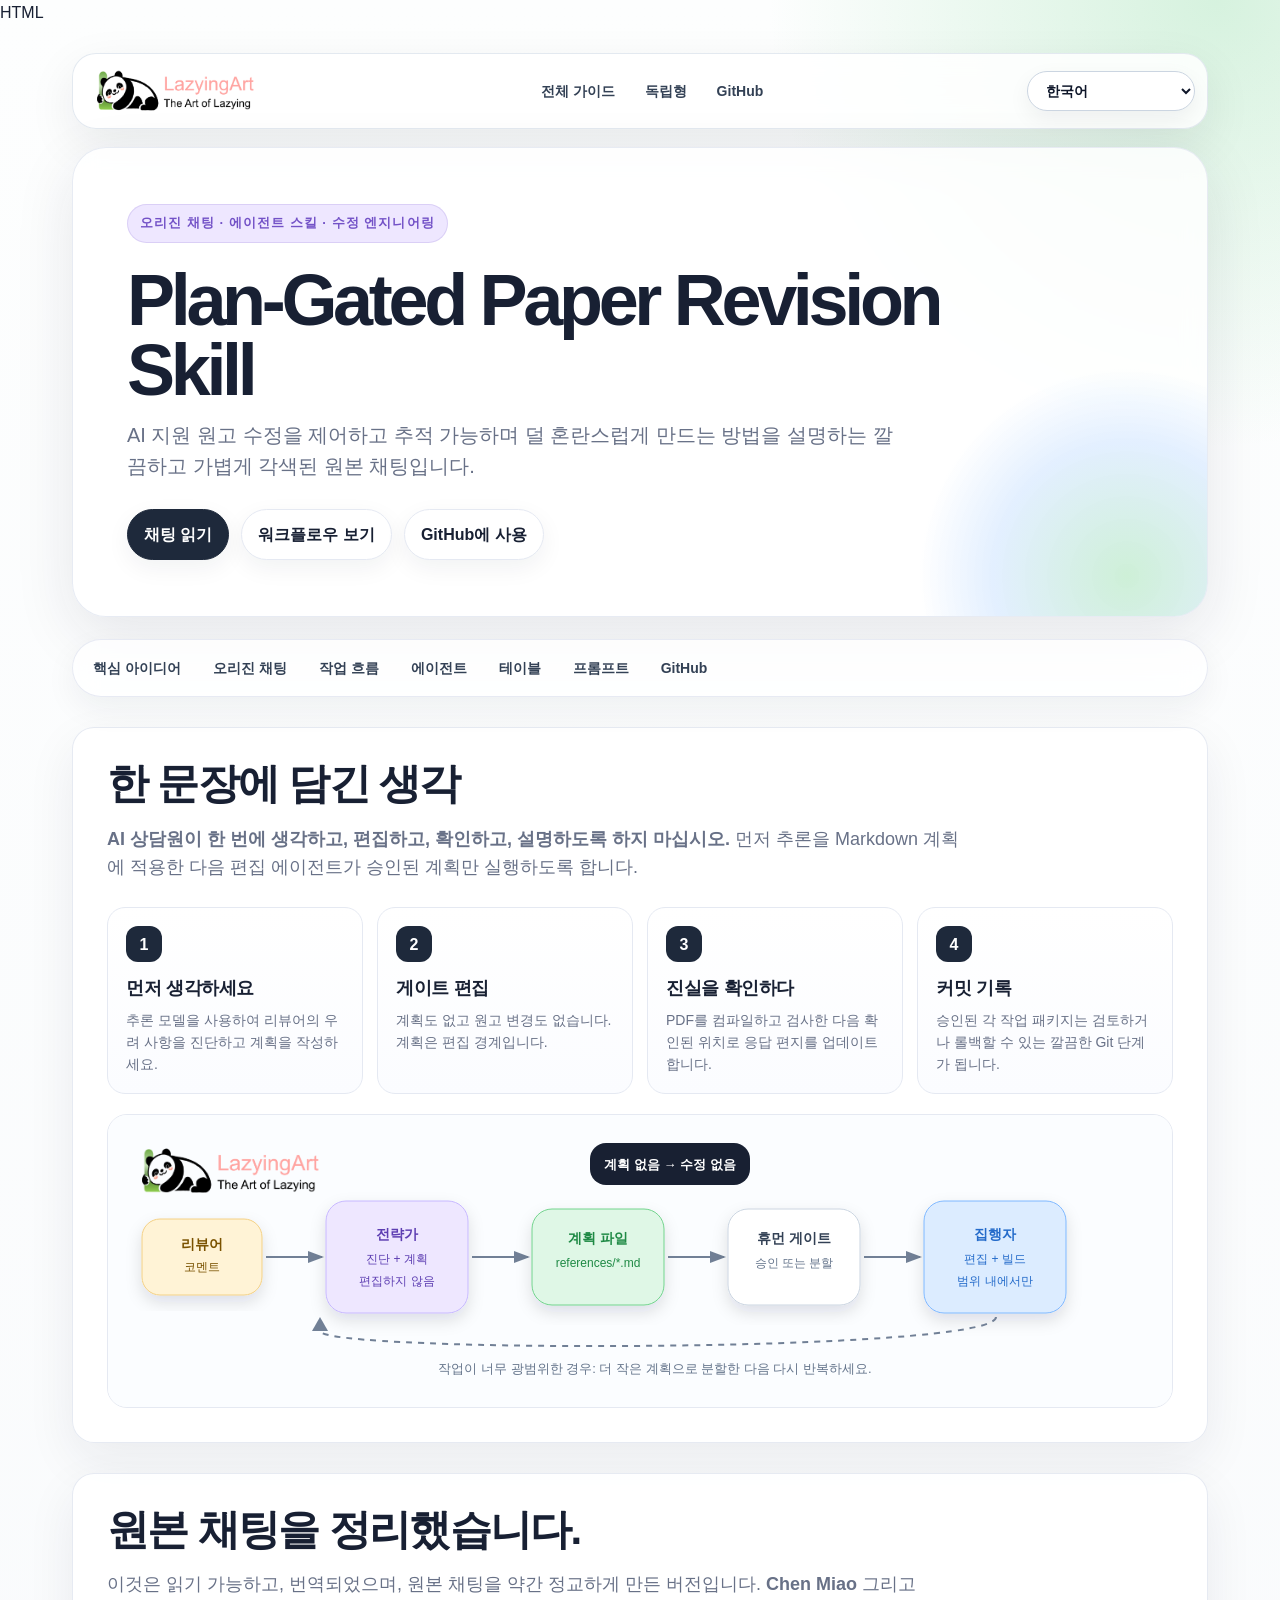
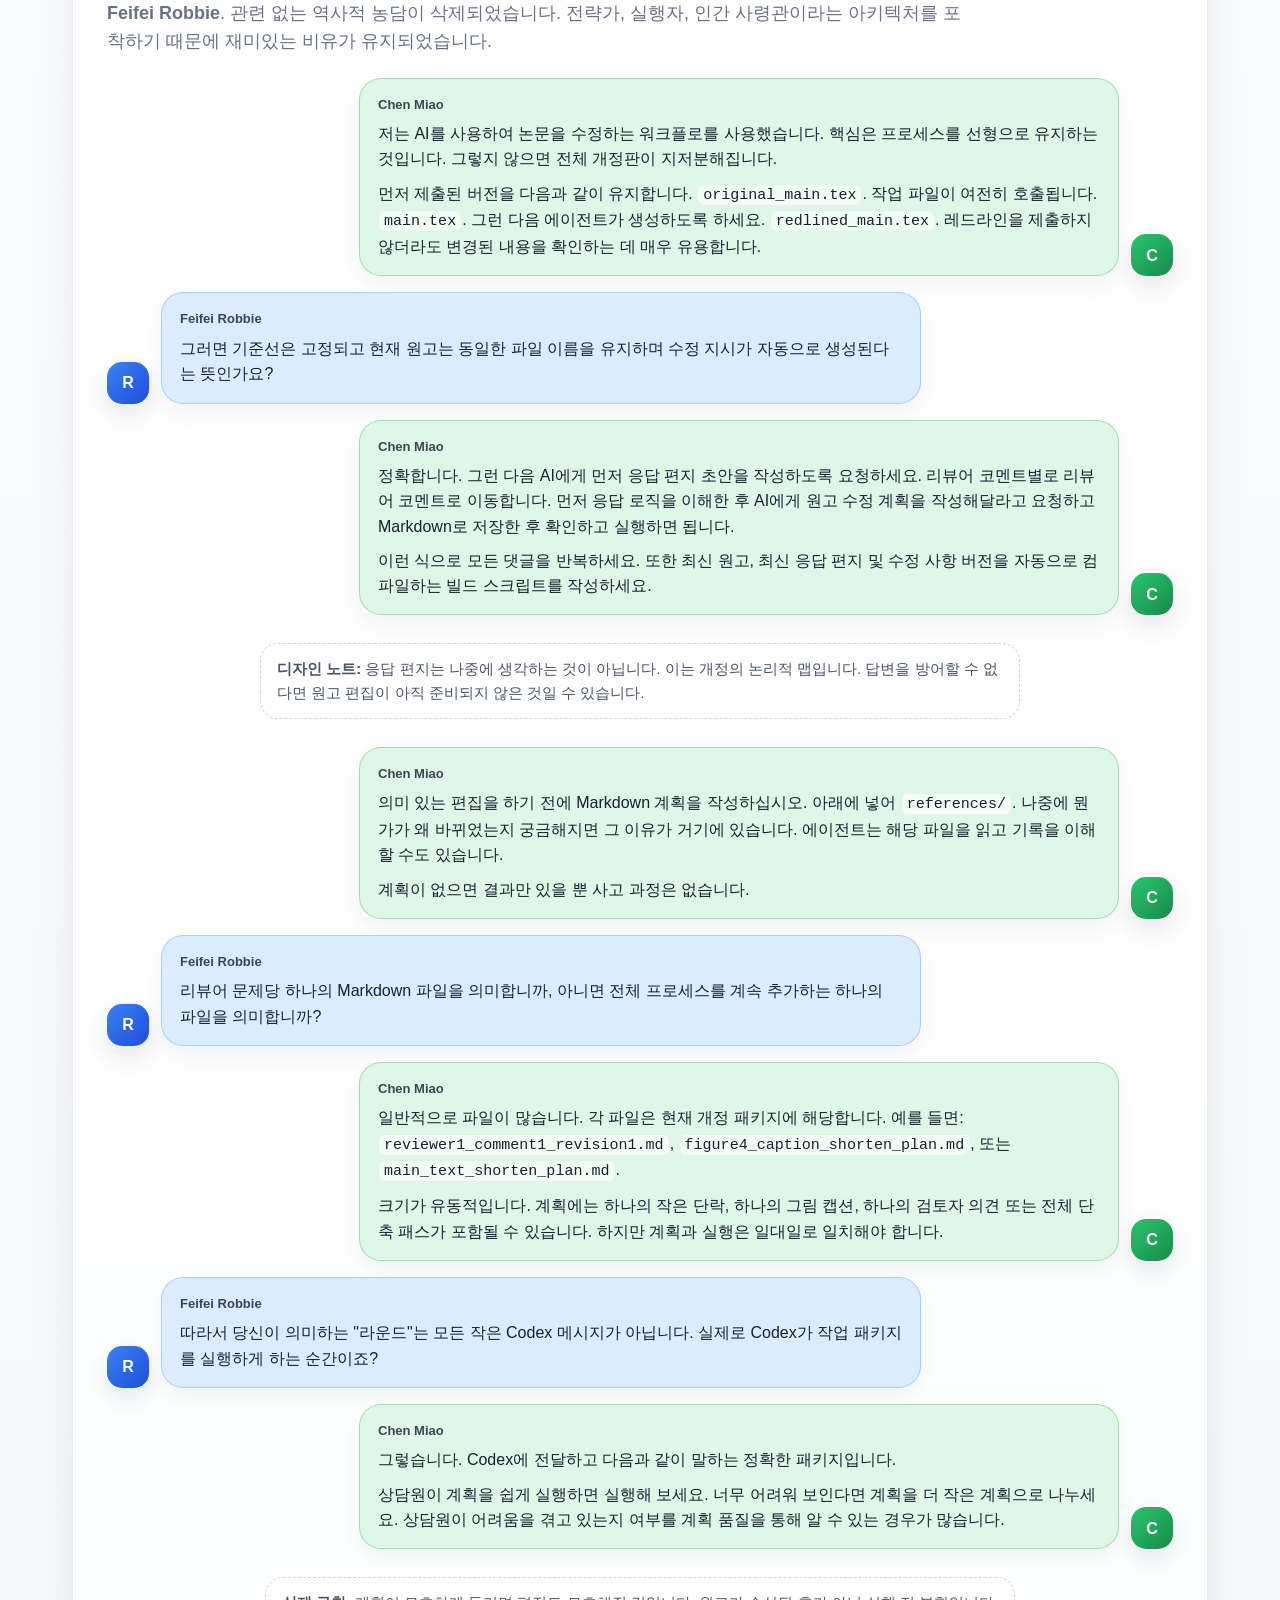
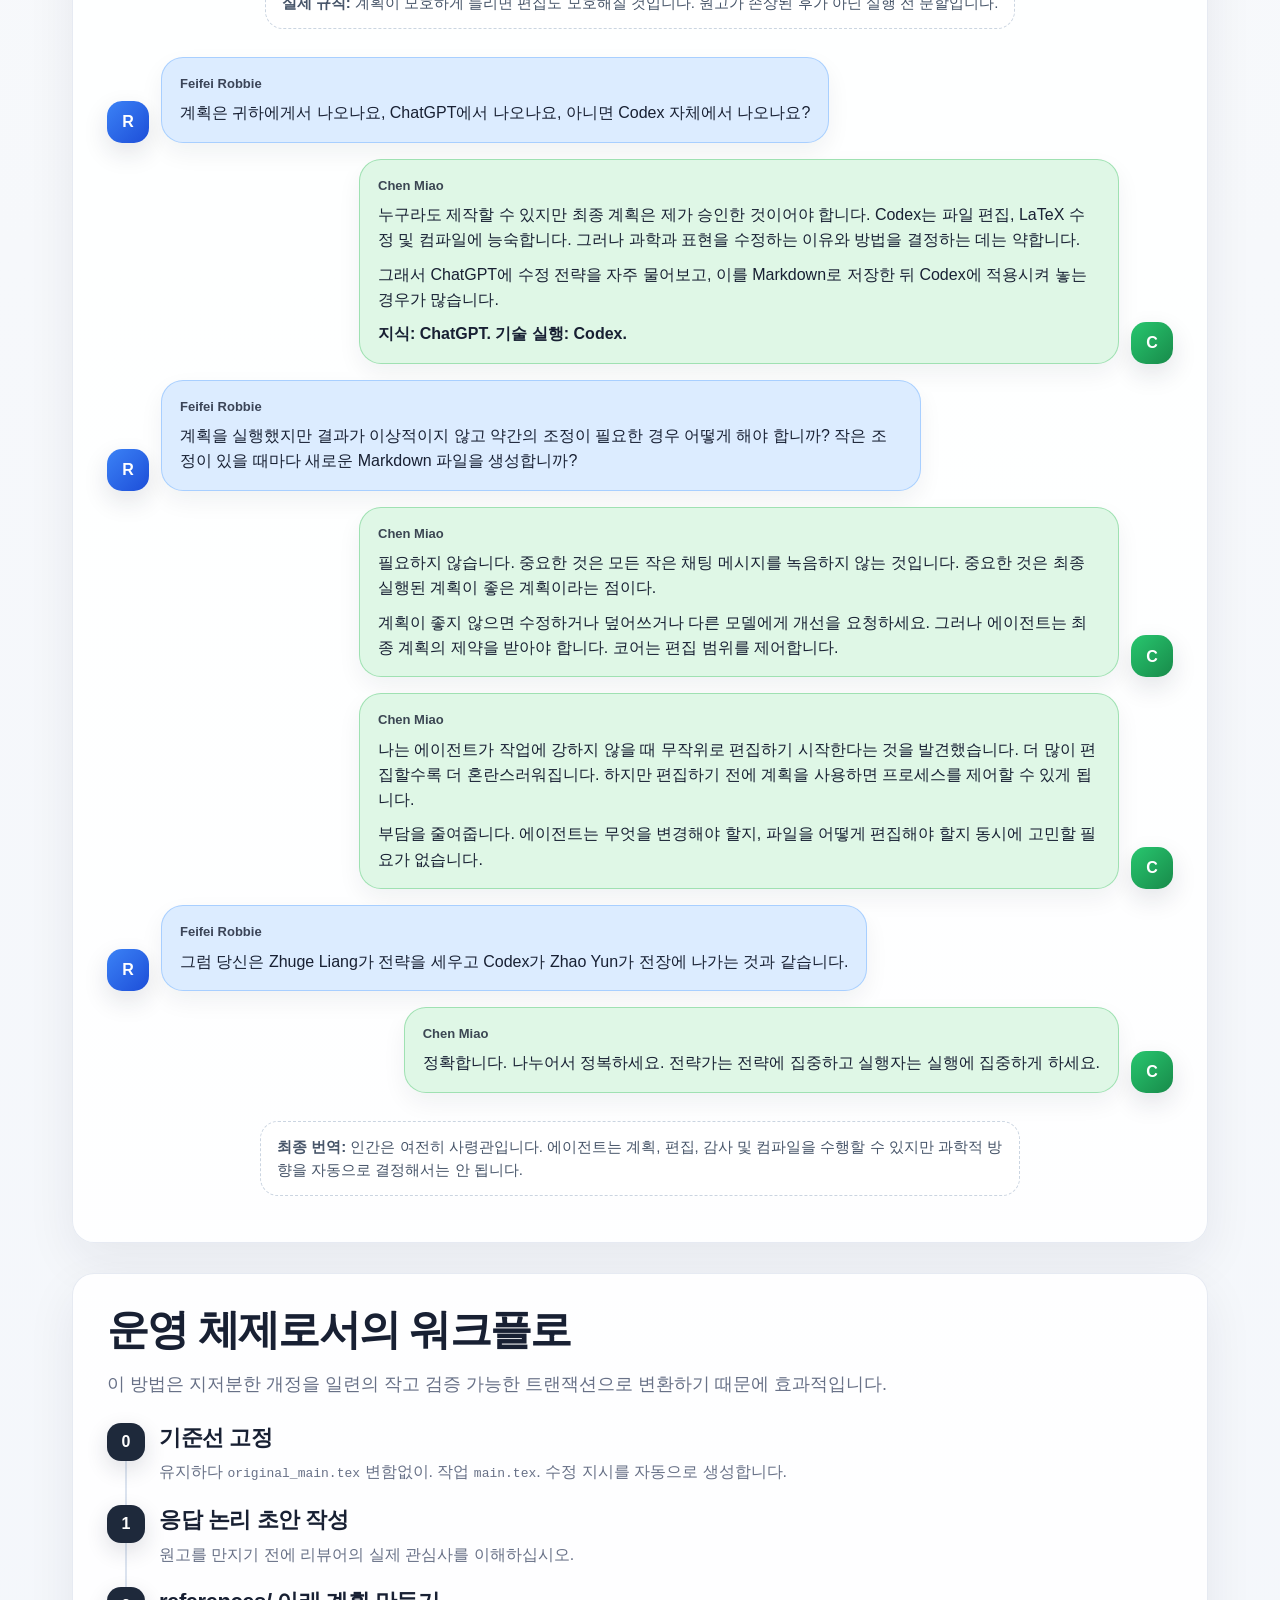
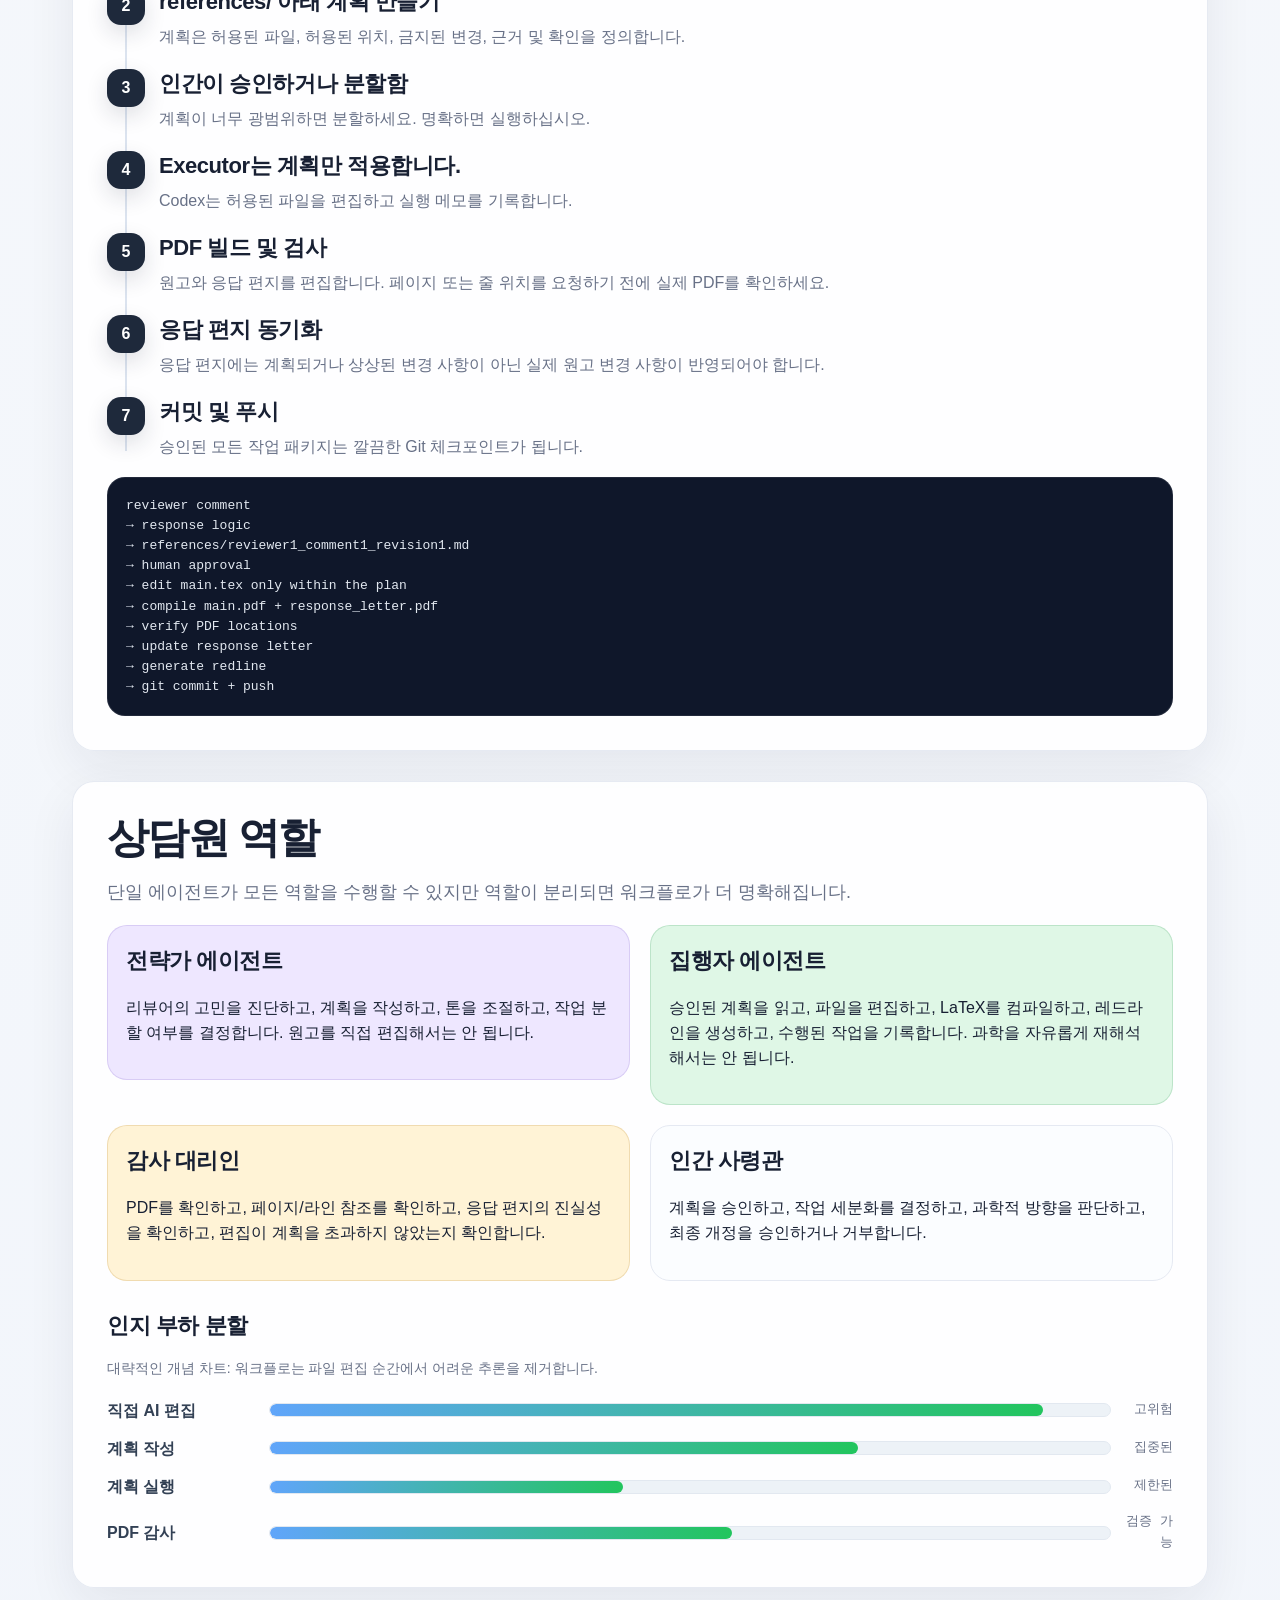
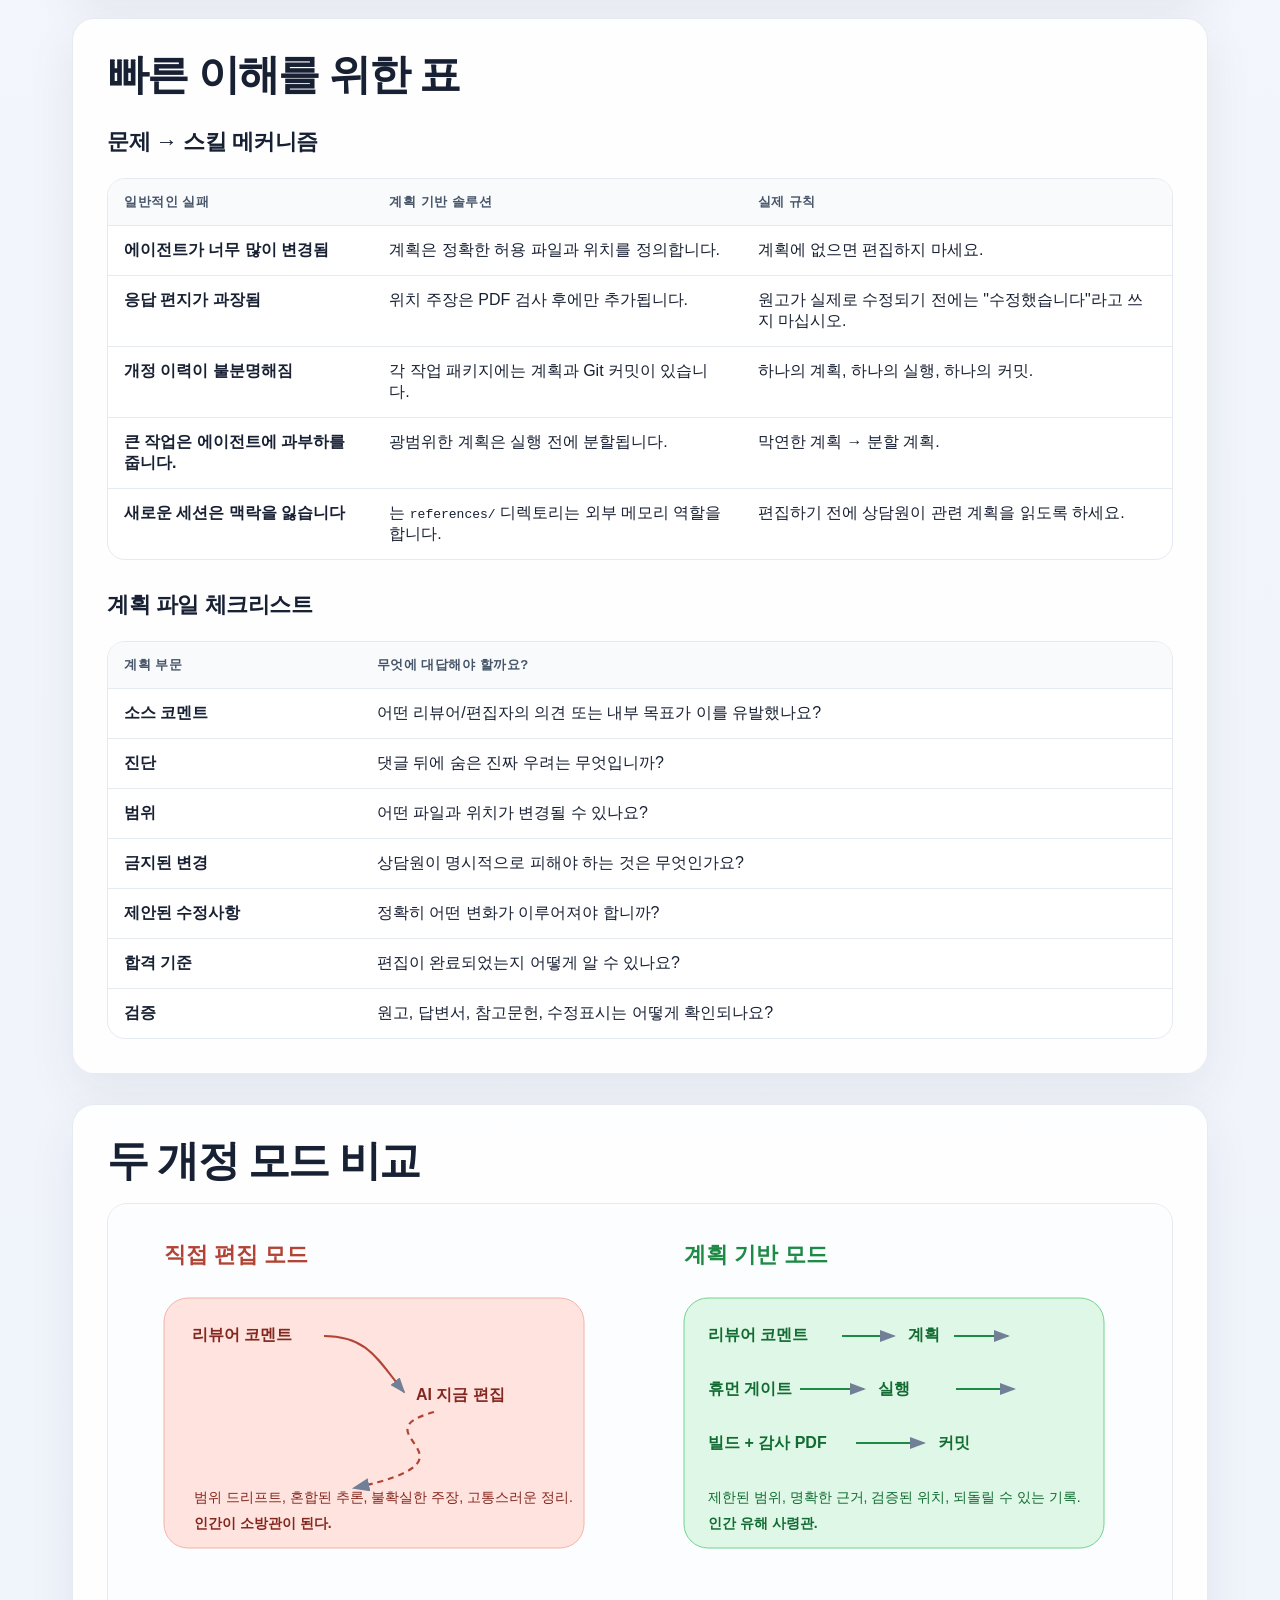
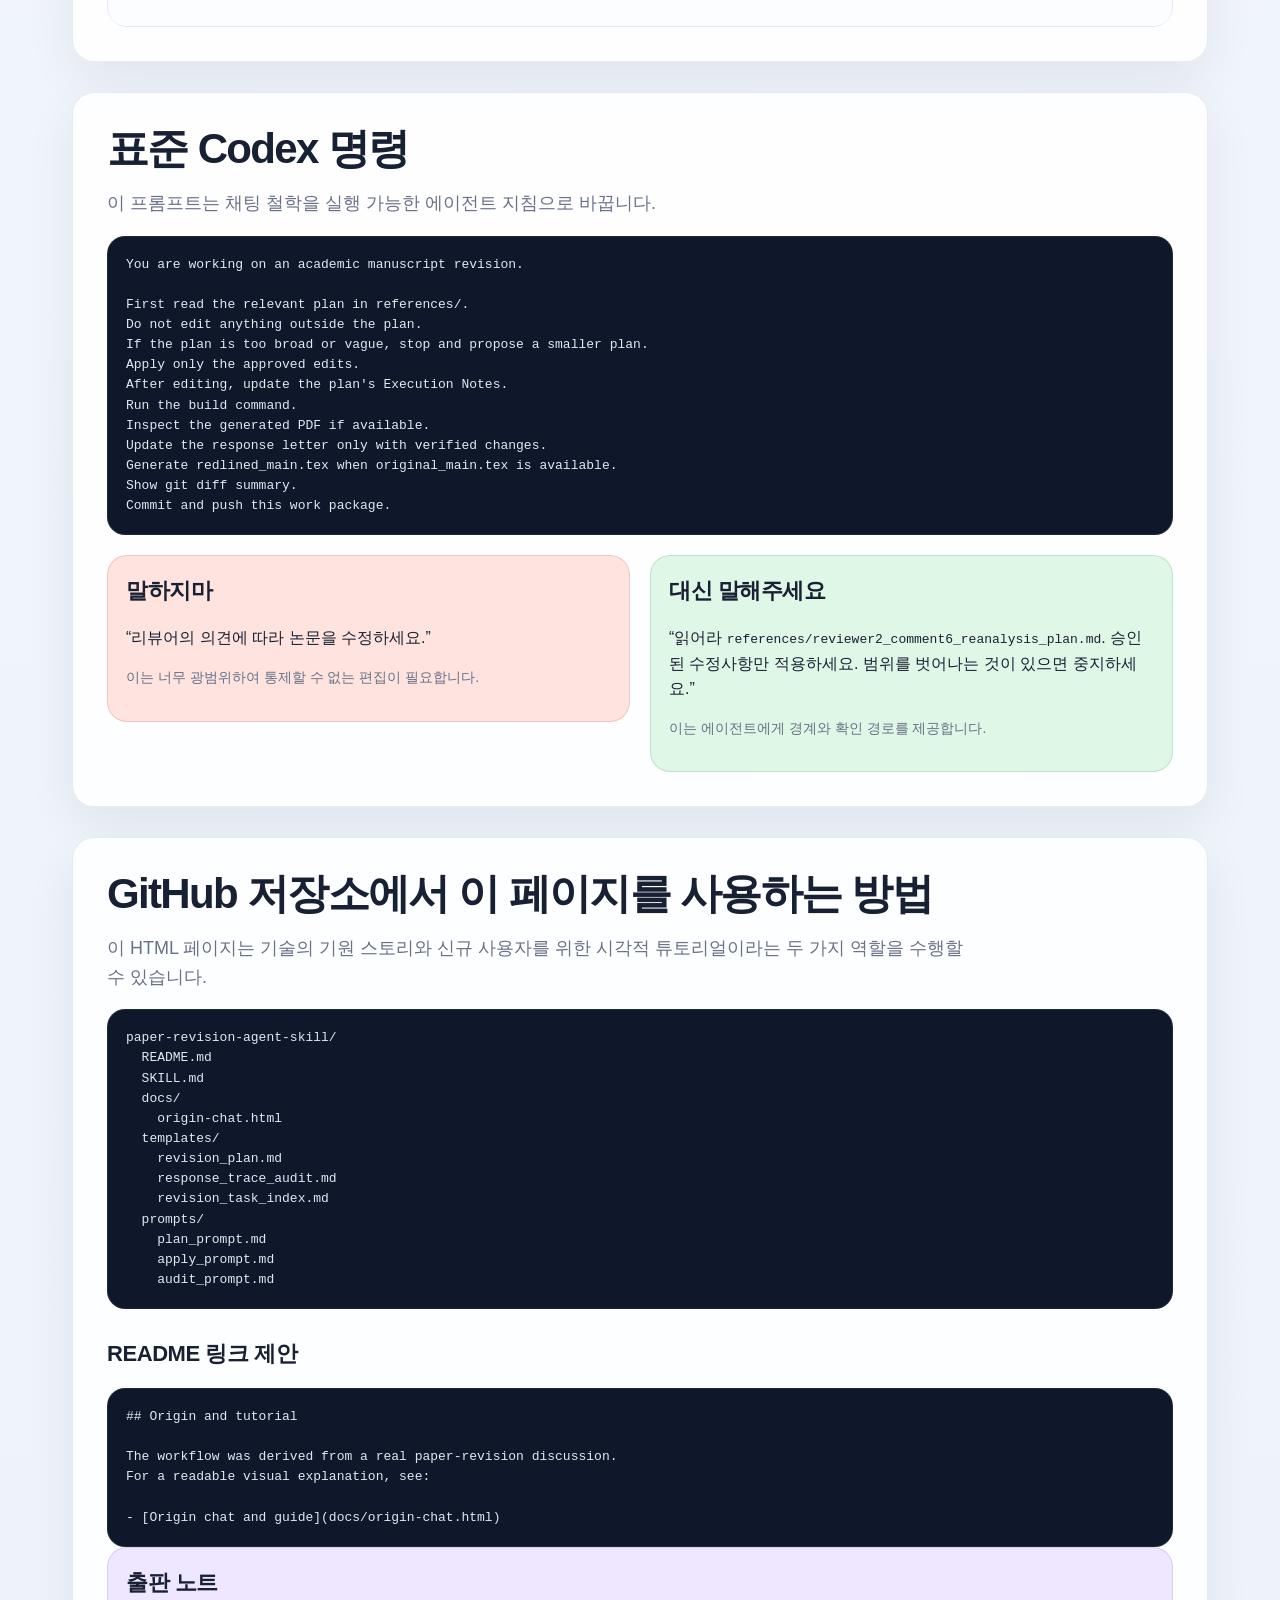
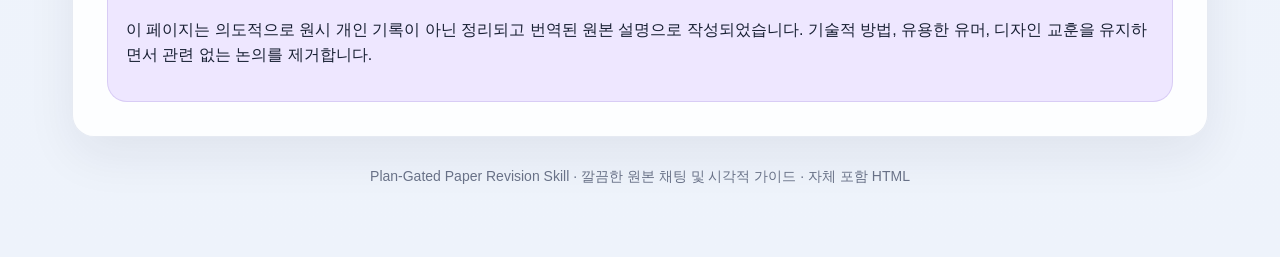
<file: docs/i18n/origin-chat.ko.html>
HTML
<html lang="ko">
<head>
<meta charset="utf-8"/>
<meta content="width=device-width, initial-scale=1" name="viewport"/>
<title>Paper Revision Skill — 한국어</title>
<meta content="A cleaned, readable origin chat and practical guide for the Plan-Gated Paper Revision Skill." name="description"/>
<style>
    :root {
      --bg: #f6f8fb;
      --paper: #ffffff;
      --ink: #182033;
      --muted: #687187;
      --line: #e5e9f2;
      --blue: #dcecff;
      --blue-edge: #7fb8ff;
      --blue-strong: #246bca;
      --green: #dff7e6;
      --green-edge: #72d38d;
      --green-strong: #1f8a45;
      --purple: #eee7ff;
      --purple-strong: #7352c7;
      --amber: #fff3d6;
      --amber-strong: #ae7100;
      --red: #ffe3df;
      --red-strong: #b34435;
      --shadow: 0 18px 60px rgba(25, 33, 58, .10);
      --radius: 22px;
      --mono: ui-monospace, SFMono-Regular, Menlo, Monaco, Consolas, "Liberation Mono", monospace;
      --sans: -apple-system, BlinkMacSystemFont, "SF Pro Display", "SF Pro Text", Inter, Segoe UI, Roboto, Helvetica, Arial, sans-serif;
    }

    * { box-sizing: border-box; }
    html { scroll-behavior: smooth; }
    body {
      margin: 0;
      font-family: var(--sans);
      color: var(--ink);
      background:
        radial-gradient(circle at 8% -5%, rgba(127, 184, 255, .35), transparent 30rem),
        radial-gradient(circle at 95% 0%, rgba(114, 211, 141, .28), transparent 28rem),
        linear-gradient(180deg, #fdfefe 0%, var(--bg) 35%, #eef3fb 100%);
      line-height: 1.58;
    }

    a { color: var(--blue-strong); text-decoration: none; }
    a:hover { text-decoration: underline; }

    .page {
      max-width: 1180px;
      margin: 0 auto;
      padding: 28px 22px 70px;
    }

    .langbar {
      margin: 0 0 16px;
      display: flex;
      flex-wrap: wrap;
      gap: 7px;
      align-items: center;
    }
    .langbar a {
      display: inline-flex;
      align-items: center;
      min-height: 30px;
      padding: 6px 10px;
      border: 1px solid rgba(229,233,242,.95);
      border-radius: 999px;
      background: rgba(255,255,255,.72);
      box-shadow: 0 8px 22px rgba(25,33,58,.05);
      color: #334155;
      font-size: 13px;
      font-weight: 700;
      text-decoration: none;
    }
    .langbar a:hover,
    .langbar a.active {
      background: #1e293b;
      color: #fff;
      border-color: #1e293b;
    }

    .hero {
      position: relative;
      overflow: hidden;
      border: 1px solid rgba(229, 233, 242, .9);
      border-radius: 34px;
      background: rgba(255, 255, 255, .82);
      box-shadow: var(--shadow);
      padding: 56px 54px;
      backdrop-filter: blur(12px);
    }
    .hero:before {
      content: "";
      position: absolute;
      inset: auto -130px -170px auto;
      width: 420px;
      height: 420px;
      border-radius: 999px;
      background: radial-gradient(circle, rgba(114,211,141,.35), rgba(127,184,255,.22) 45%, transparent 70%);
      pointer-events: none;
    }
    .eyebrow {
      display: inline-flex;
      align-items: center;
      gap: 8px;
      font-size: 13px;
      letter-spacing: .08em;
      text-transform: uppercase;
      color: var(--purple-strong);
      background: var(--purple);
      border: 1px solid rgba(115,82,199,.16);
      border-radius: 999px;
      padding: 8px 12px;
      font-weight: 750;
    }
    h1 {
      margin: 22px 0 14px;
      font-size: clamp(38px, 6vw, 72px);
      line-height: .98;
      letter-spacing: -0.06em;
      max-width: 870px;
    }
    .subtitle {
      max-width: 770px;
      color: var(--muted);
      font-size: 20px;
      margin: 0;
    }
    .hero-actions {
      margin-top: 26px;
      display: flex;
      flex-wrap: wrap;
      gap: 12px;
    }
    .btn {
      display: inline-flex;
      align-items: center;
      justify-content: center;
      border-radius: 999px;
      padding: 12px 16px;
      font-weight: 740;
      border: 1px solid var(--line);
      background: white;
      color: var(--ink);
      box-shadow: 0 8px 24px rgba(25,33,58,.06);
    }
    .btn.primary {
      background: #1e293b;
      color: white;
      border-color: #1e293b;
    }

    .nav {
      position: sticky;
      top: 0;
      z-index: 4;
      margin: 22px 0;
      border: 1px solid rgba(229,233,242,.92);
      border-radius: 999px;
      background: rgba(255,255,255,.78);
      box-shadow: 0 12px 32px rgba(25,33,58,.06);
      backdrop-filter: blur(12px);
      padding: 8px;
      display: flex;
      gap: 8px;
      overflow-x: auto;
    }
    .nav a {
      white-space: nowrap;
      color: #334155;
      padding: 9px 12px;
      border-radius: 999px;
      font-weight: 650;
      font-size: 14px;
    }
    .nav a:hover {
      background: #f1f5f9;
      text-decoration: none;
    }

    section {
      margin-top: 30px;
      background: rgba(255,255,255,.88);
      border: 1px solid rgba(229,233,242,.95);
      border-radius: var(--radius);
      box-shadow: 0 18px 50px rgba(25,33,58,.07);
      padding: 34px;
    }
    section.flat { box-shadow: none; }
    h2 {
      margin: 0 0 14px;
      font-size: clamp(26px, 3.5vw, 42px);
      line-height: 1.05;
      letter-spacing: -0.04em;
    }
    h3 {
      margin: 28px 0 12px;
      font-size: 22px;
      letter-spacing: -0.02em;
    }
    .lead { color: var(--muted); font-size: 18px; max-width: 860px; }
    .small { color: var(--muted); font-size: 14px; }

    .cards {
      display: grid;
      grid-template-columns: repeat(4, 1fr);
      gap: 14px;
      margin-top: 26px;
    }
    .card {
      border: 1px solid var(--line);
      border-radius: 18px;
      padding: 18px;
      background: linear-gradient(180deg, #ffffff, #fbfcff);
      min-height: 150px;
    }
    .card .num {
      display: inline-grid;
      place-items: center;
      width: 36px;
      height: 36px;
      border-radius: 12px;
      color: white;
      background: #1e293b;
      font-weight: 800;
      margin-bottom: 12px;
    }
    .card h3 { margin: 0 0 6px; font-size: 18px; }
    .card p { margin: 0; color: var(--muted); font-size: 14px; }

    .diagram {
      overflow-x: auto;
      border: 1px solid var(--line);
      border-radius: 20px;
      background: #fbfdff;
      padding: 16px;
      margin-top: 20px;
    }
    svg text { font-family: var(--sans); }

    .chat-wrap {
      display: flex;
      flex-direction: column;
      gap: 16px;
      margin-top: 22px;
    }
    .msg-row {
      display: flex;
      align-items: flex-end;
      gap: 12px;
      max-width: 100%;
    }
    .msg-row.right { justify-content: flex-end; }
    .avatar {
      flex: 0 0 42px;
      width: 42px;
      height: 42px;
      border-radius: 15px;
      display: grid;
      place-items: center;
      color: white;
      font-weight: 850;
      box-shadow: 0 10px 26px rgba(25,33,58,.12);
    }
    .avatar.blue { background: linear-gradient(135deg, #3b82f6, #1d4ed8); }
    .avatar.green { background: linear-gradient(135deg, #28c76f, #188a4a); }
    .bubble {
      max-width: 760px;
      border-radius: 22px;
      padding: 16px 18px;
      border: 1px solid var(--line);
      box-shadow: 0 10px 25px rgba(25,33,58,.06);
      position: relative;
    }
    .bubble.blue {
      background: var(--blue);
      border-color: rgba(127,184,255,.55);
    }
    .bubble.green {
      background: var(--green);
      border-color: rgba(114,211,141,.58);
    }
    .bubble .name {
      font-size: 13px;
      font-weight: 820;
      margin-bottom: 6px;
      opacity: .82;
    }
    .bubble p { margin: 0 0 9px; }
    .bubble p:last-child { margin-bottom: 0; }
    .bubble ul { margin: 8px 0 0 20px; padding: 0; }
    .bubble code, .inline-code {
      font-family: var(--mono);
      font-size: .94em;
      background: rgba(255,255,255,.62);
      border: 1px solid rgba(0,0,0,.05);
      border-radius: 7px;
      padding: 1px 5px;
    }
    .aside-note {
      margin: 12px auto;
      max-width: 760px;
      background: #ffffff;
      border: 1px dashed #cbd5e1;
      color: #475569;
      border-radius: 18px;
      padding: 13px 16px;
      font-size: 15px;
    }

    .two-col {
      display: grid;
      grid-template-columns: 1fr 1fr;
      gap: 20px;
      align-items: start;
    }
    .callout {
      border-radius: 20px;
      border: 1px solid var(--line);
      padding: 18px;
      background: #fbfdff;
    }
    .callout h3 { margin-top: 0; }
    .callout.warning { background: var(--amber); border-color: rgba(174,113,0,.18); }
    .callout.success { background: var(--green); border-color: rgba(31,138,69,.18); }
    .callout.danger { background: var(--red); border-color: rgba(179,68,53,.18); }
    .callout.purple { background: var(--purple); border-color: rgba(115,82,199,.18); }

    table {
      width: 100%;
      border-collapse: separate;
      border-spacing: 0;
      overflow: hidden;
      border: 1px solid var(--line);
      border-radius: 18px;
      background: white;
      margin-top: 18px;
    }
    th, td {
      padding: 14px 16px;
      text-align: left;
      vertical-align: top;
      border-bottom: 1px solid var(--line);
    }
    th {
      background: #f8fafc;
      font-size: 13px;
      letter-spacing: .04em;
      text-transform: uppercase;
      color: #475569;
    }
    tr:last-child td { border-bottom: none; }
    td:first-child { font-weight: 720; }

    pre {
      margin: 16px 0 0;
      padding: 18px;
      border-radius: 18px;
      background: #0f172a;
      color: #e2e8f0;
      overflow-x: auto;
      font-family: var(--mono);
      font-size: 13px;
      line-height: 1.55;
      border: 1px solid rgba(255,255,255,.08);
    }

    .bars { display: grid; gap: 13px; margin-top: 18px; }
    .bar-line { display: grid; grid-template-columns: 150px 1fr 50px; gap: 12px; align-items: center; }
    .bar-label { color: #334155; font-weight: 700; }
    .bar-track { height: 14px; border-radius: 999px; background: #edf2f7; overflow: hidden; border: 1px solid #e2e8f0; }
    .bar-fill { height: 100%; border-radius: 999px; background: linear-gradient(90deg, #60a5fa, #22c55e); }
    .bar-value { text-align: right; color: var(--muted); font-family: var(--mono); font-size: 13px; }

    .timeline { margin-top: 22px; position: relative; }
    .timeline:before {
      content: "";
      position: absolute;
      left: 18px;
      top: 8px;
      bottom: 8px;
      width: 2px;
      background: #dbe3ef;
    }
    .tl-item {
      position: relative;
      padding-left: 52px;
      margin: 18px 0;
    }
    .tl-dot {
      position: absolute;
      left: 0;
      top: 2px;
      width: 38px;
      height: 38px;
      border-radius: 14px;
      display: grid;
      place-items: center;
      background: #1e293b;
      color: white;
      font-weight: 850;
      box-shadow: 0 8px 22px rgba(25,33,58,.14);
    }
    .tl-item h3 { margin: 0 0 4px; }
    .tl-item p { margin: 0; color: var(--muted); }

    .footer {
      margin: 28px 0 0;
      text-align: center;
      color: var(--muted);
      font-size: 14px;
    }

    @media (max-width: 880px) {
      .hero { padding: 38px 26px; }
      .cards, .two-col { grid-template-columns: 1fr; }
      section { padding: 24px; }
      .bubble { max-width: calc(100vw - 110px); }
      .bar-line { grid-template-columns: 1fr; gap: 6px; }
      .bar-value { text-align: left; }
    }

    @media print {
      body { background: white; }
      .site-header, .langbar, .nav, .hero-actions { display: none; }
      section, .hero { box-shadow: none; break-inside: avoid; }
      .bubble { box-shadow: none; }
    }
  </style>
<link href="../site.css" rel="stylesheet"/>
<link href="style.css" rel="stylesheet"/>
<script defer="" src="../site.js"></script>
</head>
<body>
<main class="page">
<header aria-label="Site navigation" class="site-header">
<a class="site-brand" href="../index.html">Paper Revision Skill</a>
<nav aria-label="Primary navigation" class="site-nav">
<a href="../origin-chat.html">전체 가이드</a>
<a href="../origin-chat-downloaded-package.html">독립형</a>
<a href="https://github.com/lachlanchen/paper-revision-skill">GitHub</a>
</nav>
<div class="language-menu">
<label class="sr-only" for="language-select">언어를 선택하세요</label>
<select aria-label="Choose language" data-language-select="" id="language-select">
<option value="../origin-chat.html">English</option>
<option value="origin-chat.ar.html">العربية</option>
<option value="origin-chat.es.html">Español</option>
<option value="origin-chat.fr.html">Français</option>
<option value="origin-chat.ja.html">日本語</option>
<option selected="" value="origin-chat.ko.html">한국어</option>
<option value="origin-chat.vi.html">Tiếng Việt</option>
<option value="origin-chat.zh-Hans.html">中文 (简体)</option>
<option value="origin-chat.zh-Hant.html">中文（繁體）</option>
<option value="origin-chat.de.html">Deutsch</option>
<option value="origin-chat.ru.html">Русский</option>
</select>
</div>
</header>
<header class="hero">
<span class="eyebrow">오리진 채팅 · 에이전트 스킬 · 수정 엔지니어링</span>
<h1>Plan-Gated Paper Revision Skill</h1>
<p class="subtitle">AI 지원 원고 수정을 제어하고 추적 가능하며 덜 혼란스럽게 만드는 방법을 설명하는 깔끔하고 가볍게 각색된 원본 채팅입니다.</p>
<div class="hero-actions">
<a class="btn primary" href="#chat">채팅 읽기</a>
<a class="btn" href="#workflow">워크플로우 보기</a>
<a class="btn" href="#github">GitHub에 사용</a>
</div>
</header>
<nav aria-label="Table of contents" class="nav">
<a href="#idea">핵심 아이디어</a>
<a href="#chat">오리진 채팅</a>
<a href="#workflow">작업 흐름</a>
<a href="#roles">에이전트</a>
<a href="#tables">테이블</a>
<a href="#prompt">프롬프트</a>
<a href="#github">GitHub</a>
</nav>
<section id="idea">
<h2>한 문장에 담긴 생각</h2>
<p class="lead"><strong>AI 상담원이 한 번에 생각하고, 편집하고, 확인하고, 설명하도록 하지 마십시오.</strong> 먼저 추론을 Markdown 계획에 적용한 다음 편집 에이전트가 승인된 계획만 실행하도록 합니다.</p>
<div class="cards">
<article class="card">
<div class="num">1</div>
<h3>먼저 생각하세요</h3>
<p>추론 모델을 사용하여 리뷰어의 우려 사항을 진단하고 계획을 작성하세요.</p>
</article>
<article class="card">
<div class="num">2</div>
<h3>게이트 편집</h3>
<p>계획도 없고 원고 변경도 없습니다. 계획은 편집 경계입니다.</p>
</article>
<article class="card">
<div class="num">3</div>
<h3>진실을 확인하다</h3>
<p>PDF를 컴파일하고 검사한 다음 확인된 위치로 응답 편지를 업데이트합니다.</p>
</article>
<article class="card">
<div class="num">4</div>
<h3>커밋 기록</h3>
<p>승인된 각 작업 패키지는 검토하거나 롤백할 수 있는 깔끔한 Git 단계가 됩니다.</p>
</article>
</div>
<div aria-label="Plan gated workflow diagram" class="diagram">
<svg aria-label="Reviewer comment goes to strategist, plan, human approval, executor, build, auditor, response letter and git." height="260" role="img" viewBox="0 0 1040 260" width="1040">
<defs>
<marker id="arrow" markerHeight="10" markerUnits="strokeWidth" markerWidth="10" orient="auto" refX="7" refY="3">
<path d="M0,0 L0,6 L8,3 z" fill="#718096"></path>
</marker>
<filter height="140%" id="softShadow" width="140%" x="-20%" y="-20%">
<feDropShadow dx="0" dy="7" flood-color="#19213a" flood-opacity="0.12" stdDeviation="8"></feDropShadow>
</filter>
</defs>
<a aria-label="LazyingArt" href="https://lazying.art" rel="noopener" target="_blank">
<image height="56" href="../assets/lazyingart-logo.png" preserveAspectRatio="xMinYMid meet" width="190" x="18" y="12"/>
</a>
<rect fill="#fff3d6" filter="url(#softShadow)" height="76" rx="18" stroke="#f3d084" width="120" x="18" y="88"></rect>
<text fill="#7a5200" font-size="14" font-weight="800" text-anchor="middle" x="78" y="118">리뷰어</text>
<text fill="#7a5200" font-size="12" text-anchor="middle" x="78" y="140">코멘트</text>
<path d="M142 126 C168 126 174 126 198 126" fill="none" marker-end="url(#arrow)" stroke="#718096" stroke-width="2"></path>
<rect fill="#eee7ff" filter="url(#softShadow)" height="112" rx="20" stroke="#c7b8ff" width="142" x="202" y="70"></rect>
<text fill="#5d3eb2" font-size="14" font-weight="800" text-anchor="middle" x="273" y="108">전략가</text>
<text fill="#5d3eb2" font-size="12" text-anchor="middle" x="273" y="132">진단 + 계획</text>
<text fill="#5d3eb2" font-size="12" text-anchor="middle" x="273" y="154">편집하지 않음</text>
<path d="M348 126 C374 126 380 126 404 126" fill="none" marker-end="url(#arrow)" stroke="#718096" stroke-width="2"></path>
<rect fill="#dff7e6" filter="url(#softShadow)" height="96" rx="20" stroke="#72d38d" width="132" x="408" y="78"></rect>
<text fill="#1f8a45" font-size="14" font-weight="800" text-anchor="middle" x="474" y="112">계획 파일</text>
<text fill="#1f8a45" font-size="12" text-anchor="middle" x="474" y="136">references/*.md</text>
<path d="M544 126 C570 126 576 126 600 126" fill="none" marker-end="url(#arrow)" stroke="#718096" stroke-width="2"></path>
<rect fill="#ffffff" filter="url(#softShadow)" height="96" rx="20" stroke="#cbd5e1" width="132" x="604" y="78"></rect>
<text fill="#334155" font-size="14" font-weight="800" text-anchor="middle" x="670" y="112">휴먼 게이트</text>
<text fill="#64748b" font-size="12" text-anchor="middle" x="670" y="136">승인 또는 분할</text>
<path d="M740 126 C766 126 772 126 796 126" fill="none" marker-end="url(#arrow)" stroke="#718096" stroke-width="2"></path>
<rect fill="#dcecff" filter="url(#softShadow)" height="112" rx="20" stroke="#7fb8ff" width="142" x="800" y="70"></rect>
<text fill="#246bca" font-size="14" font-weight="800" text-anchor="middle" x="871" y="108">집행자</text>
<text fill="#246bca" font-size="12" text-anchor="middle" x="871" y="132">편집 + 빌드</text>
<text fill="#246bca" font-size="12" text-anchor="middle" x="871" y="154">범위 내에서만</text>
<path d="M872 186 C872 222 196 222 196 200" fill="none" stroke="#718096" stroke-dasharray="6 6" stroke-width="2"></path>
<path d="M196 186 L188 200 L204 200 Z" fill="#718096"></path>
<text fill="#64748b" font-size="13" text-anchor="middle" x="531" y="242">작업이 너무 광범위한 경우: 더 작은 계획으로 분할한 다음 다시 반복하세요.</text>
<rect fill="#0f172a" height="42" opacity=".96" rx="16" width="160" x="466" y="12"></rect>
<text fill="#fff" font-size="13" font-weight="800" text-anchor="middle" x="546" y="38">계획 없음 → 수정 없음</text>
</svg>
</div>
</section>
<section id="chat">
<h2>원본 채팅을 정리했습니다.</h2>
<p class="lead">이것은 읽기 가능하고, 번역되었으며, 원본 채팅을 약간 정교하게 만든 버전입니다. <strong>Chen Miao</strong> 그리고 <strong>Feifei Robbie</strong>. 관련 없는 역사적 농담이 삭제되었습니다. 전략가, 실행자, 인간 사령관이라는 아키텍처를 포착하기 때문에 재미있는 비유가 유지되었습니다.</p>
<div class="chat-wrap">
<div class="msg-row right">
<div class="bubble green">
<div class="name">Chen Miao</div>
<p>저는 AI를 사용하여 논문을 수정하는 워크플로를 사용했습니다. 핵심은 프로세스를 선형으로 유지하는 것입니다. 그렇지 않으면 전체 개정판이 지저분해집니다.</p>
<p>먼저 제출된 버전을 다음과 같이 유지합니다. <code>original_main.tex</code>. 작업 파일이 여전히 호출됩니다. <code>main.tex</code>. 그런 다음 에이전트가 생성하도록 하세요. <code>redlined_main.tex</code>. 레드라인을 제출하지 않더라도 변경된 내용을 확인하는 데 매우 유용합니다.</p>
</div>
<div class="avatar green">C</div>
</div>
<div class="msg-row">
<div class="avatar blue">R</div>
<div class="bubble blue">
<div class="name">Feifei Robbie</div>
<p>그러면 기준선은 고정되고 현재 원고는 동일한 파일 이름을 유지하며 수정 지시가 자동으로 생성된다는 뜻인가요?</p>
</div>
</div>
<div class="msg-row right">
<div class="bubble green">
<div class="name">Chen Miao</div>
<p>정확합니다. 그런 다음 AI에게 먼저 응답 편지 초안을 작성하도록 요청하세요. 리뷰어 코멘트별로 리뷰어 코멘트로 이동합니다. 먼저 응답 로직을 이해한 후 AI에게 원고 수정 계획을 작성해달라고 요청하고 Markdown로 저장한 후 확인하고 실행하면 됩니다.</p>
<p>이런 식으로 모든 댓글을 반복하세요. 또한 최신 원고, 최신 응답 편지 및 수정 사항 버전을 자동으로 컴파일하는 빌드 스크립트를 작성하세요.</p>
</div>
<div class="avatar green">C</div>
</div>
<div class="aside-note"><strong>디자인 노트:</strong> 응답 편지는 나중에 생각하는 것이 아닙니다. 이는 개정의 논리적 맵입니다. 답변을 방어할 수 없다면 원고 편집이 아직 준비되지 않은 것일 수 있습니다.</div>
<div class="msg-row right">
<div class="bubble green">
<div class="name">Chen Miao</div>
<p>의미 있는 편집을 하기 전에 Markdown 계획을 작성하십시오. 아래에 넣어 <code>references/</code>. 나중에 뭔가가 왜 바뀌었는지 궁금해지면 그 이유가 거기에 있습니다. 에이전트는 해당 파일을 읽고 기록을 이해할 수도 있습니다.</p>
<p>계획이 없으면 결과만 있을 뿐 사고 과정은 없습니다.</p>
</div>
<div class="avatar green">C</div>
</div>
<div class="msg-row">
<div class="avatar blue">R</div>
<div class="bubble blue">
<div class="name">Feifei Robbie</div>
<p>리뷰어 문제당 하나의 Markdown 파일을 의미합니까, 아니면 전체 프로세스를 계속 추가하는 하나의 파일을 의미합니까?</p>
</div>
</div>
<div class="msg-row right">
<div class="bubble green">
<div class="name">Chen Miao</div>
<p>일반적으로 파일이 많습니다. 각 파일은 현재 개정 패키지에 해당합니다. 예를 들면: <code>reviewer1_comment1_revision1.md</code>, <code>figure4_caption_shorten_plan.md</code>, 또는 <code>main_text_shorten_plan.md</code>.</p>
<p>크기가 유동적입니다. 계획에는 하나의 작은 단락, 하나의 그림 캡션, 하나의 검토자 의견 또는 전체 단축 패스가 포함될 수 있습니다. 하지만 계획과 실행은 일대일로 일치해야 합니다.</p>
</div>
<div class="avatar green">C</div>
</div>
<div class="msg-row">
<div class="avatar blue">R</div>
<div class="bubble blue">
<div class="name">Feifei Robbie</div>
<p>따라서 당신이 의미하는 "라운드"는 모든 작은 Codex 메시지가 아닙니다. 실제로 Codex가 작업 패키지를 실행하게 하는 순간이죠?</p>
</div>
</div>
<div class="msg-row right">
<div class="bubble green">
<div class="name">Chen Miao</div>
<p>그렇습니다. Codex에 전달하고 다음과 같이 말하는 정확한 패키지입니다.</p>
<p>상담원이 계획을 쉽게 실행하면 실행해 보세요. 너무 어려워 보인다면 계획을 더 작은 계획으로 나누세요. 상담원이 어려움을 겪고 있는지 여부를 계획 품질을 통해 알 수 있는 경우가 많습니다.</p>
</div>
<div class="avatar green">C</div>
</div>
<div class="aside-note"><strong>실제 규칙:</strong> 계획이 모호하게 들리면 편집도 모호해질 것입니다. 원고가 손상된 후가 아닌 실행 전 분할입니다.</div>
<div class="msg-row">
<div class="avatar blue">R</div>
<div class="bubble blue">
<div class="name">Feifei Robbie</div>
<p>계획은 귀하에게서 나오나요, ChatGPT에서 나오나요, 아니면 Codex 자체에서 나오나요?</p>
</div>
</div>
<div class="msg-row right">
<div class="bubble green">
<div class="name">Chen Miao</div>
<p>누구라도 제작할 수 있지만 최종 계획은 제가 승인한 것이어야 합니다. Codex는 파일 편집, LaTeX 수정 및 컴파일에 능숙합니다. 그러나 과학과 표현을 수정하는 이유와 방법을 결정하는 데는 약합니다.</p>
<p>그래서 ChatGPT에 수정 전략을 자주 물어보고, 이를 Markdown로 저장한 뒤 Codex에 적용시켜 놓는 경우가 많습니다.</p>
<p><strong>지식: ChatGPT. 기술 실행: Codex.</strong></p>
</div>
<div class="avatar green">C</div>
</div>
<div class="msg-row">
<div class="avatar blue">R</div>
<div class="bubble blue">
<div class="name">Feifei Robbie</div>
<p>계획을 실행했지만 결과가 이상적이지 않고 약간의 조정이 필요한 경우 어떻게 해야 합니까? 작은 조정이 있을 때마다 새로운 Markdown 파일을 생성합니까?</p>
</div>
</div>
<div class="msg-row right">
<div class="bubble green">
<div class="name">Chen Miao</div>
<p>필요하지 않습니다. 중요한 것은 모든 작은 채팅 메시지를 녹음하지 않는 것입니다. 중요한 것은 최종 실행된 계획이 좋은 계획이라는 점이다.</p>
<p>계획이 좋지 않으면 수정하거나 덮어쓰거나 다른 모델에게 개선을 요청하세요. 그러나 에이전트는 최종 계획의 제약을 받아야 합니다. 코어는 편집 범위를 제어합니다.</p>
</div>
<div class="avatar green">C</div>
</div>
<div class="msg-row right">
<div class="bubble green">
<div class="name">Chen Miao</div>
<p>나는 에이전트가 작업에 강하지 않을 때 무작위로 편집하기 시작한다는 것을 발견했습니다. 더 많이 편집할수록 더 혼란스러워집니다. 하지만 편집하기 전에 계획을 사용하면 프로세스를 제어할 수 있게 됩니다.</p>
<p>부담을 줄여줍니다. 에이전트는 무엇을 변경해야 할지, 파일을 어떻게 편집해야 할지 동시에 고민할 필요가 없습니다.</p>
</div>
<div class="avatar green">C</div>
</div>
<div class="msg-row">
<div class="avatar blue">R</div>
<div class="bubble blue">
<div class="name">Feifei Robbie</div>
<p>그럼 당신은 Zhuge Liang가 전략을 세우고 Codex가 Zhao Yun가 전장에 나가는 것과 같습니다.</p>
</div>
</div>
<div class="msg-row right">
<div class="bubble green">
<div class="name">Chen Miao</div>
<p>정확합니다. 나누어서 정복하세요. 전략가는 전략에 집중하고 실행자는 실행에 집중하게 하세요.</p>
</div>
<div class="avatar green">C</div>
</div>
<div class="aside-note"><strong>최종 번역:</strong> 인간은 여전히 ​​사령관입니다. 에이전트는 계획, 편집, 감사 및 컴파일을 수행할 수 있지만 과학적 방향을 자동으로 결정해서는 안 됩니다.</div>
</div>
</section>
<section id="workflow">
<h2>운영 체제로서의 워크플로</h2>
<p class="lead">이 방법은 지저분한 개정을 일련의 작고 검증 가능한 트랜잭션으로 변환하기 때문에 효과적입니다.</p>
<div class="timeline">
<div class="tl-item">
<div class="tl-dot">0</div>
<h3>기준선 고정</h3>
<p>유지하다 <code>original_main.tex</code> 변함없이. 작업 <code>main.tex</code>. 수정 지시를 자동으로 생성합니다.</p>
</div>
<div class="tl-item">
<div class="tl-dot">1</div>
<h3>응답 논리 초안 작성</h3>
<p>원고를 만지기 전에 리뷰어의 실제 관심사를 이해하십시오.</p>
</div>
<div class="tl-item">
<div class="tl-dot">2</div>
<h3>references/ 아래 계획 만들기</h3>
<p>계획은 허용된 파일, 허용된 위치, 금지된 변경, 근거 및 확인을 정의합니다.</p>
</div>
<div class="tl-item">
<div class="tl-dot">3</div>
<h3>인간이 승인하거나 분할함</h3>
<p>계획이 너무 광범위하면 분할하세요. 명확하면 실행하십시오.</p>
</div>
<div class="tl-item">
<div class="tl-dot">4</div>
<h3>Executor는 계획만 적용합니다.</h3>
<p>Codex는 허용된 파일을 편집하고 실행 메모를 기록합니다.</p>
</div>
<div class="tl-item">
<div class="tl-dot">5</div>
<h3>PDF 빌드 및 검사</h3>
<p>원고와 응답 편지를 편집합니다. 페이지 또는 줄 위치를 요청하기 전에 실제 PDF를 확인하세요.</p>
</div>
<div class="tl-item">
<div class="tl-dot">6</div>
<h3>응답 편지 동기화</h3>
<p>응답 편지에는 계획되거나 상상된 변경 사항이 아닌 실제 원고 변경 사항이 반영되어야 합니다.</p>
</div>
<div class="tl-item">
<div class="tl-dot">7</div>
<h3>커밋 및 푸시</h3>
<p>승인된 모든 작업 패키지는 깔끔한 Git 체크포인트가 됩니다.</p>
</div>
</div>
<pre><code>reviewer comment
→ response logic
→ references/reviewer1_comment1_revision1.md
→ human approval
→ edit main.tex only within the plan
→ compile main.pdf + response_letter.pdf
→ verify PDF locations
→ update response letter
→ generate redline
→ git commit + push</code></pre>
</section>
<section id="roles">
<h2>상담원 역할</h2>
<p class="lead">단일 에이전트가 모든 역할을 수행할 수 있지만 역할이 분리되면 워크플로가 더 명확해집니다.</p>
<div class="two-col">
<div class="callout purple">
<h3>전략가 에이전트</h3>
<p>리뷰어의 고민을 진단하고, 계획을 작성하고, 톤을 조절하고, 작업 분할 여부를 결정합니다. 원고를 직접 편집해서는 안 됩니다.</p>
</div>
<div class="callout success">
<h3>집행자 에이전트</h3>
<p>승인된 계획을 읽고, 파일을 편집하고, LaTeX를 컴파일하고, 레드라인을 생성하고, 수행된 작업을 기록합니다. 과학을 자유롭게 재해석해서는 안 됩니다.</p>
</div>
<div class="callout warning">
<h3>감사 대리인</h3>
<p>PDF를 확인하고, 페이지/라인 참조를 확인하고, 응답 편지의 진실성을 확인하고, 편집이 계획을 초과하지 않았는지 확인합니다.</p>
</div>
<div class="callout">
<h3>인간 사령관</h3>
<p>계획을 승인하고, 작업 세분화를 결정하고, 과학적 방향을 판단하고, 최종 개정을 승인하거나 거부합니다.</p>
</div>
</div>
<h3>인지 부하 분할</h3>
<p class="small">대략적인 개념 차트: 워크플로는 파일 편집 순간에서 어려운 추론을 제거합니다.</p>
<div class="bars">
<div class="bar-line"><div class="bar-label">직접 AI 편집</div><div class="bar-track"><div class="bar-fill" style="width: 92%"></div></div><div class="bar-value">고위험</div></div>
<div class="bar-line"><div class="bar-label">계획 작성</div><div class="bar-track"><div class="bar-fill" style="width: 70%"></div></div><div class="bar-value">집중된</div></div>
<div class="bar-line"><div class="bar-label">계획 실행</div><div class="bar-track"><div class="bar-fill" style="width: 42%"></div></div><div class="bar-value">제한된</div></div>
<div class="bar-line"><div class="bar-label">PDF 감사</div><div class="bar-track"><div class="bar-fill" style="width: 55%"></div></div><div class="bar-value">검증 가능</div></div>
</div>
</section>
<section id="tables">
<h2>빠른 이해를 위한 표</h2>
<h3>문제 → 스킬 메커니즘</h3>
<table>
<thead>
<tr><th>일반적인 실패</th><th>계획 기반 솔루션</th><th>실제 규칙</th></tr>
</thead>
<tbody>
<tr><td>에이전트가 너무 많이 변경됨</td><td>계획은 정확한 허용 파일과 위치를 정의합니다.</td><td>계획에 없으면 편집하지 마세요.</td></tr>
<tr><td>응답 편지가 과장됨</td><td>위치 주장은 PDF 검사 후에만 추가됩니다.</td><td>원고가 실제로 수정되기 전에는 "수정했습니다"라고 쓰지 마십시오.</td></tr>
<tr><td>개정 이력이 불분명해짐</td><td>각 작업 패키지에는 계획과 Git 커밋이 있습니다.</td><td>하나의 계획, 하나의 실행, 하나의 커밋.</td></tr>
<tr><td>큰 작업은 에이전트에 과부하를 줍니다.</td><td>광범위한 계획은 실행 전에 분할됩니다.</td><td>막연한 계획 → 분할 계획.</td></tr>
<tr><td>새로운 세션은 맥락을 잃습니다</td><td>는 <code>references/</code> 디렉토리는 외부 메모리 역할을 합니다.</td><td>편집하기 전에 상담원이 관련 계획을 읽도록 하세요.</td></tr>
</tbody>
</table>
<h3>계획 파일 체크리스트</h3>
<table>
<thead>
<tr><th>계획 부문</th><th>무엇에 대답해야 할까요?</th></tr>
</thead>
<tbody>
<tr><td>소스 코멘트</td><td>어떤 리뷰어/편집자의 의견 또는 내부 목표가 이를 유발했나요?</td></tr>
<tr><td>진단</td><td>댓글 뒤에 숨은 진짜 우려는 무엇입니까?</td></tr>
<tr><td>범위</td><td>어떤 파일과 위치가 변경될 수 있나요?</td></tr>
<tr><td>금지된 변경</td><td>상담원이 명시적으로 피해야 하는 것은 무엇인가요?</td></tr>
<tr><td>제안된 수정사항</td><td>정확히 어떤 변화가 이루어져야 합니까?</td></tr>
<tr><td>합격 기준</td><td>편집이 완료되었는지 어떻게 알 수 있나요?</td></tr>
<tr><td>검증</td><td>원고, 답변서, 참고문헌, 수정표시는 어떻게 확인되나요?</td></tr>
</tbody>
</table>
</section>
<section>
<h2>두 개정 모드 비교</h2>
<div aria-label="Comparison between direct edit and plan-gated edit" class="diagram">
<svg aria-label="Comparison between direct AI editing and plan-gated editing." height="390" role="img" viewBox="0 0 1040 390" width="1040">
<defs>
<marker id="arrow2" markerHeight="10" markerUnits="strokeWidth" markerWidth="10" orient="auto" refX="7" refY="3"><path d="M0,0 L0,6 L8,3 z" fill="#718096"></path></marker>
</defs>
<text fill="#b34435" font-size="22" font-weight="850" x="40" y="42">직접 편집 모드</text>
<text fill="#1f8a45" font-size="22" font-weight="850" x="560" y="42">계획 기반 모드</text>
<g transform="translate(40,78)">
<rect fill="#ffe3df" height="250" rx="24" stroke="#f3b2aa" width="420" x="0" y="0"></rect>
<text fill="#84281f" font-size="16" font-weight="800" x="28" y="42">리뷰어 코멘트</text>
<path d="M160 38 C205 38 215 64 240 94" fill="none" marker-end="url(#arrow2)" stroke="#b34435" stroke-width="2"></path>
<text fill="#84281f" font-size="16" font-weight="800" x="252" y="102">AI 지금 편집</text>
<path d="M270 114 C190 136 330 160 190 190" fill="none" marker-end="url(#arrow2)" stroke="#b34435" stroke-dasharray="6 5" stroke-width="2.2"></path>
<text fill="#84281f" font-size="14" x="30" y="204">범위 드리프트, 혼합된 추론, 불확실한 주장, 고통스러운 정리.</text>
<text fill="#84281f" font-size="14" font-weight="800" x="30" y="230">인간이 소방관이 된다.</text>
</g>
<g transform="translate(560,78)">
<rect fill="#dff7e6" height="250" rx="24" stroke="#72d38d" width="420" x="0" y="0"></rect>
<text fill="#126b32" font-size="16" font-weight="800" x="24" y="42">리뷰어 코멘트</text>
<path d="M158 38 L210 38" fill="none" marker-end="url(#arrow2)" stroke="#1f8a45" stroke-width="2"></path>
<text fill="#126b32" font-size="16" font-weight="800" x="224" y="42">계획</text>
<path d="M270 38 L324 38" fill="none" marker-end="url(#arrow2)" stroke="#1f8a45" stroke-width="2"></path>
<text fill="#126b32" font-size="16" font-weight="800" x="24" y="96">휴먼 게이트</text>
<path d="M116 91 L180 91" fill="none" marker-end="url(#arrow2)" stroke="#1f8a45" stroke-width="2"></path>
<text fill="#126b32" font-size="16" font-weight="800" x="194" y="96">실행</text>
<path d="M272 91 L330 91" fill="none" marker-end="url(#arrow2)" stroke="#1f8a45" stroke-width="2"></path>
<text fill="#126b32" font-size="16" font-weight="800" x="24" y="150">빌드 + 감사 PDF</text>
<path d="M172 145 L240 145" fill="none" marker-end="url(#arrow2)" stroke="#1f8a45" stroke-width="2"></path>
<text fill="#126b32" font-size="16" font-weight="800" x="254" y="150">커밋</text>
<text fill="#126b32" font-size="14" x="24" y="204">제한된 범위, 명확한 근거, 검증된 위치, 되돌릴 수 있는 기록.</text>
<text fill="#126b32" font-size="14" font-weight="800" x="24" y="230">인간 유해 사령관.</text>
</g>
</svg>
</div>
</section>
<section id="prompt">
<h2>표준 Codex 명령</h2>
<p class="lead">이 프롬프트는 채팅 철학을 실행 가능한 에이전트 지침으로 바꿉니다.</p>
<pre><code>You are working on an academic manuscript revision.

First read the relevant plan in references/.
Do not edit anything outside the plan.
If the plan is too broad or vague, stop and propose a smaller plan.
Apply only the approved edits.
After editing, update the plan's Execution Notes.
Run the build command.
Inspect the generated PDF if available.
Update the response letter only with verified changes.
Generate redlined_main.tex when original_main.tex is available.
Show git diff summary.
Commit and push this work package.</code></pre>
<div class="two-col" style="margin-top:20px;">
<div class="callout danger">
<h3>말하지마</h3>
<p>“리뷰어의 의견에 따라 논문을 수정하세요.”</p>
<p class="small">이는 너무 광범위하여 통제할 수 없는 편집이 필요합니다.</p>
</div>
<div class="callout success">
<h3>대신 말해주세요</h3>
<p>“읽어라 <code>references/reviewer2_comment6_reanalysis_plan.md</code>. 승인된 수정사항만 적용하세요. 범위를 벗어나는 것이 있으면 중지하세요.”</p>
<p class="small">이는 에이전트에게 경계와 확인 경로를 제공합니다.</p>
</div>
</div>
</section>
<section id="github">
<h2>GitHub 저장소에서 이 페이지를 사용하는 방법</h2>
<p class="lead">이 HTML 페이지는 기술의 기원 스토리와 신규 사용자를 위한 시각적 튜토리얼이라는 두 가지 역할을 수행할 수 있습니다.</p>
<pre><code>paper-revision-agent-skill/
  README.md
  SKILL.md
  docs/
    origin-chat.html
  templates/
    revision_plan.md
    response_trace_audit.md
    revision_task_index.md
  prompts/
    plan_prompt.md
    apply_prompt.md
    audit_prompt.md</code></pre>
<h3>README 링크 제안</h3>
<pre><code>## Origin and tutorial

The workflow was derived from a real paper-revision discussion.
For a readable visual explanation, see:

- [Origin chat and guide](docs/origin-chat.html)</code></pre>
<div class="callout purple">
<h3>출판 노트</h3>
<p>이 페이지는 의도적으로 원시 개인 기록이 아닌 정리되고 번역된 원본 설명으로 작성되었습니다. 기술적 방법, 유용한 유머, 디자인 교훈을 유지하면서 관련 없는 논의를 제거합니다.</p>
</div>
</section>
<p class="footer">Plan-Gated Paper Revision Skill · 깔끔한 원본 채팅 및 시각적 가이드 · 자체 포함 HTML</p>
</main>
</body>
</html>
</file>
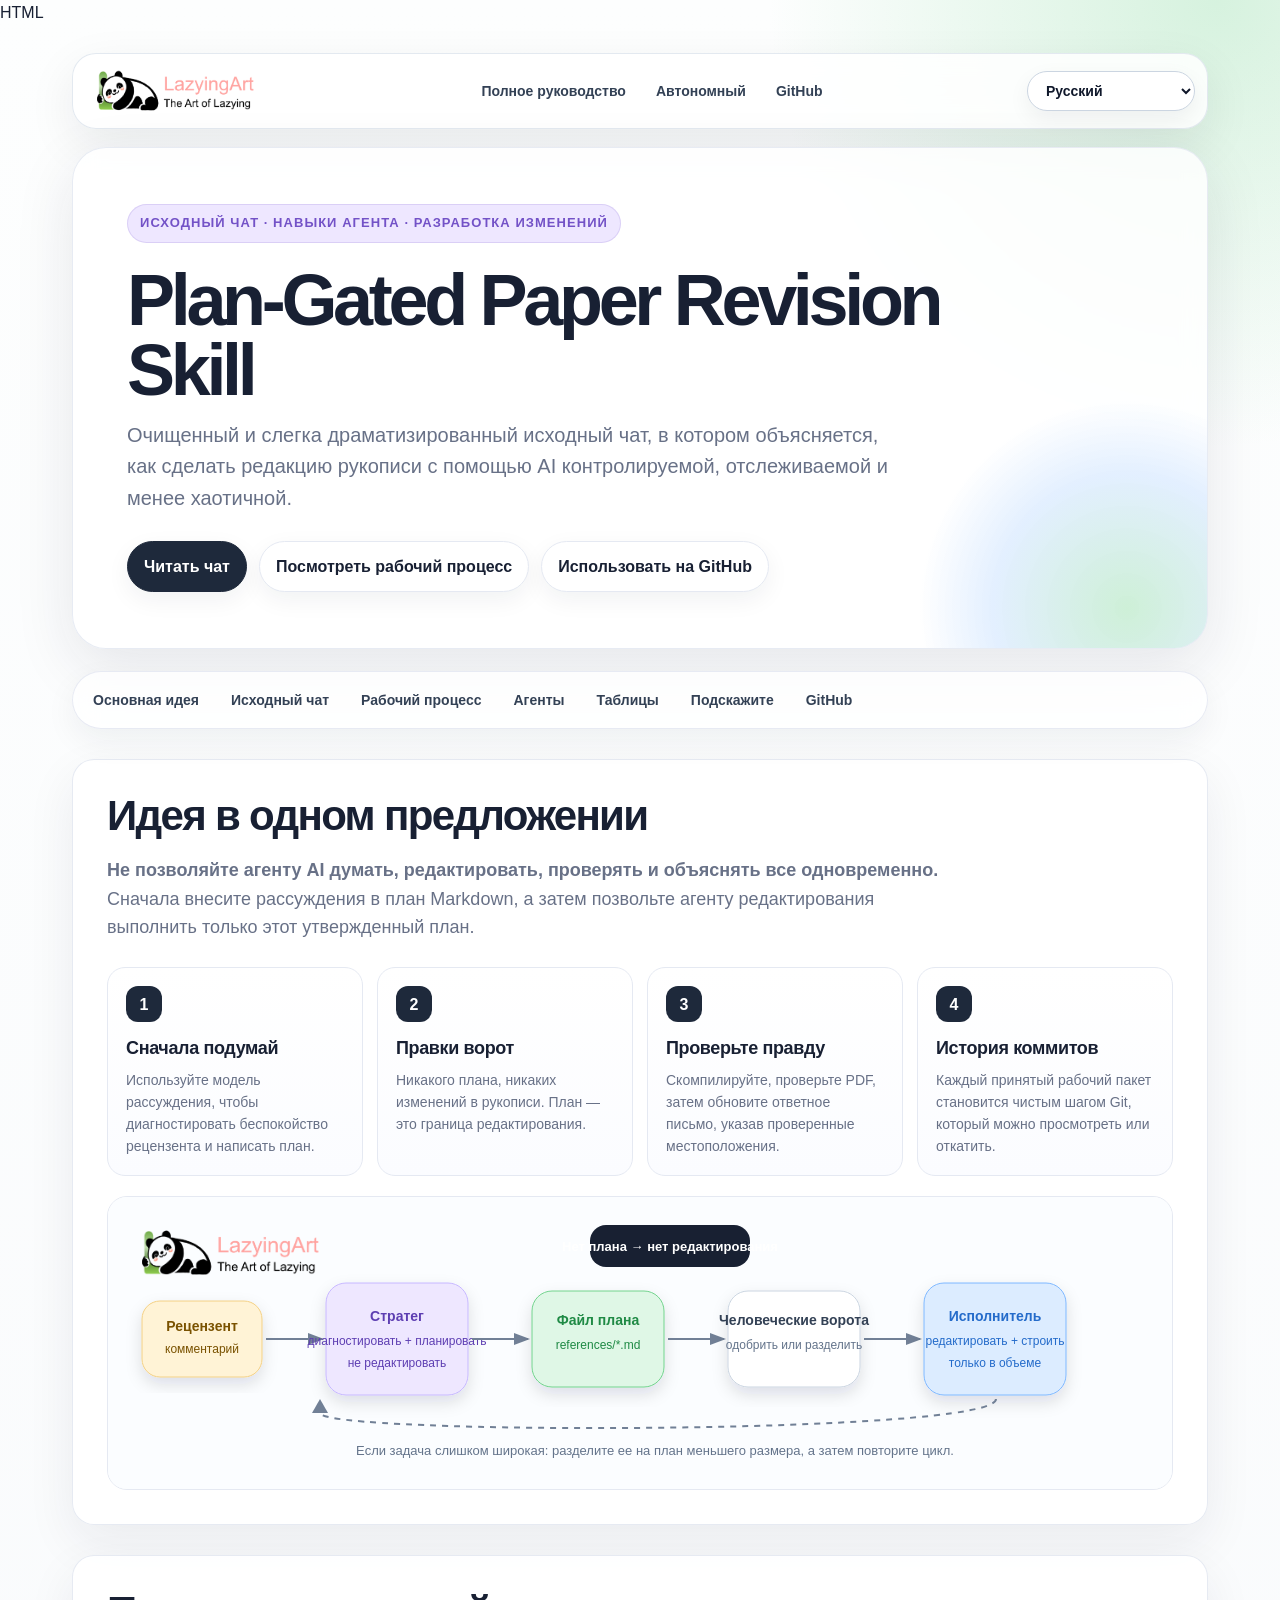
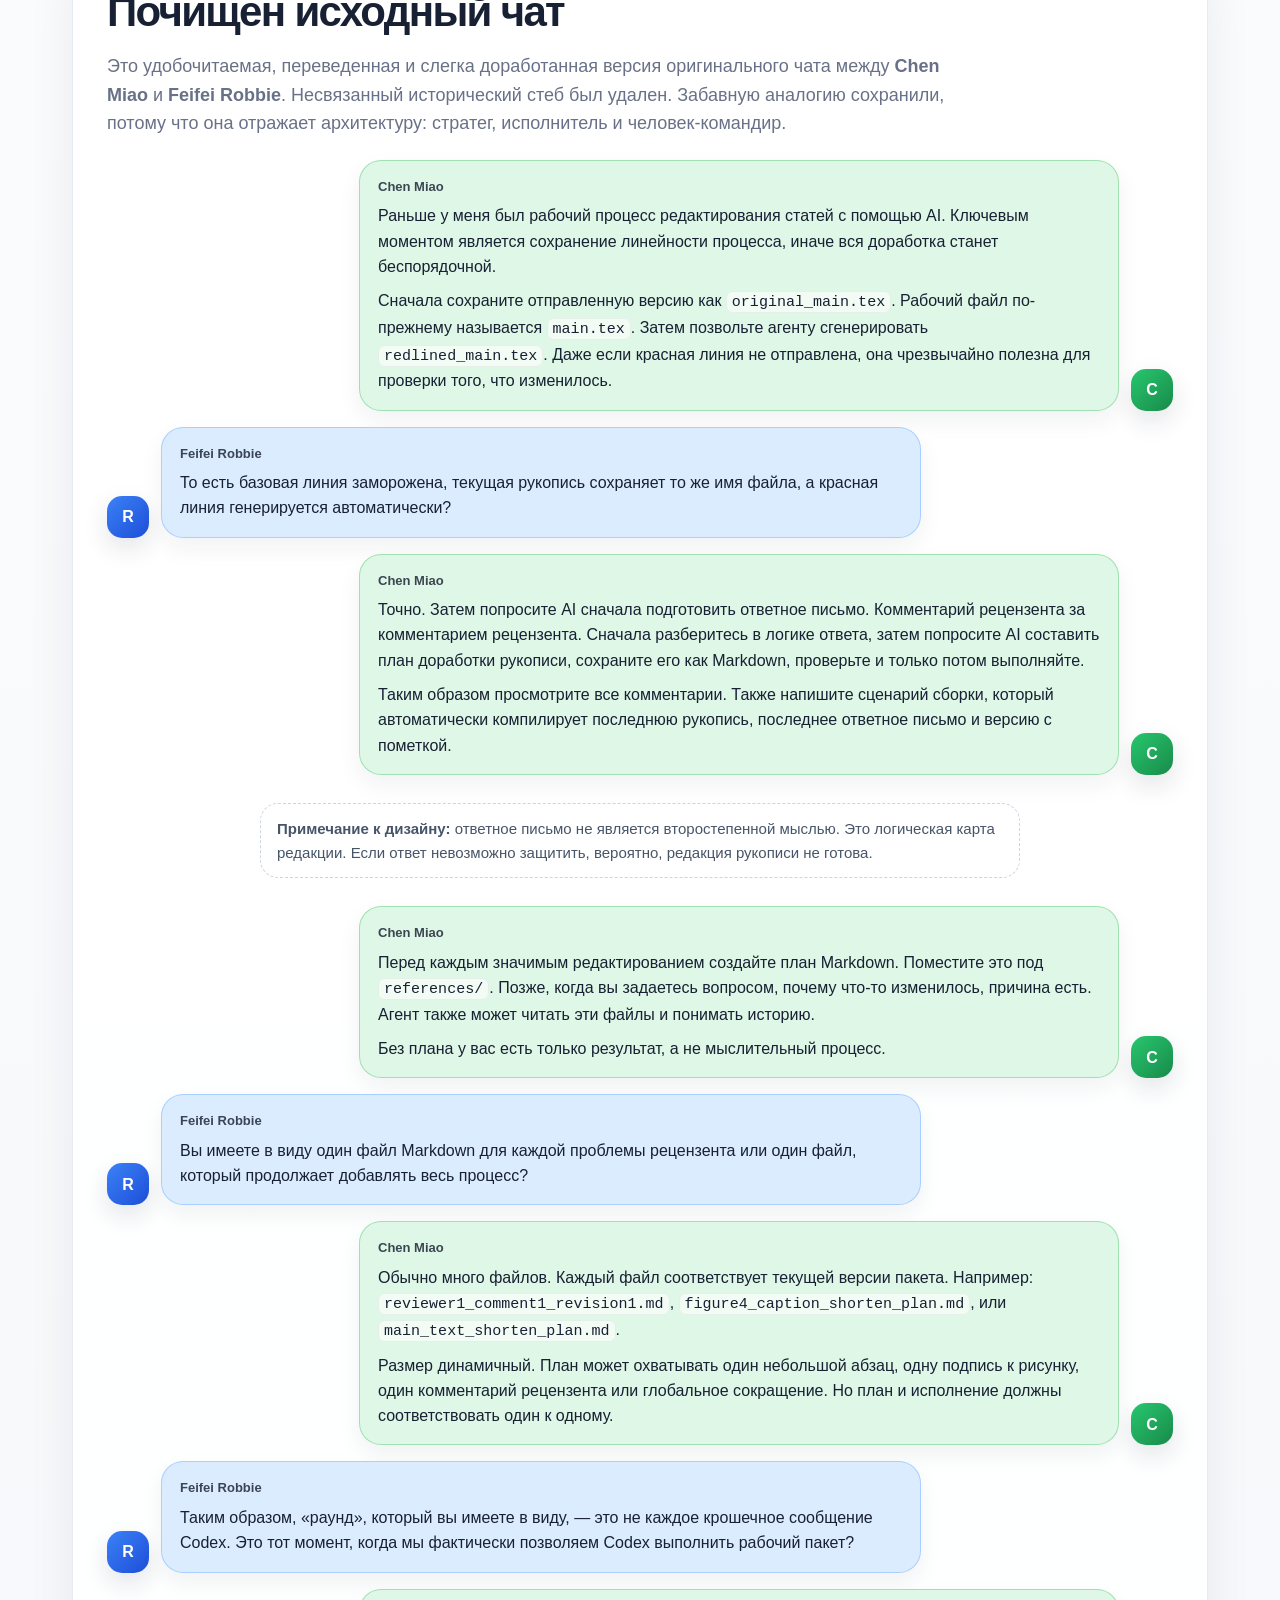
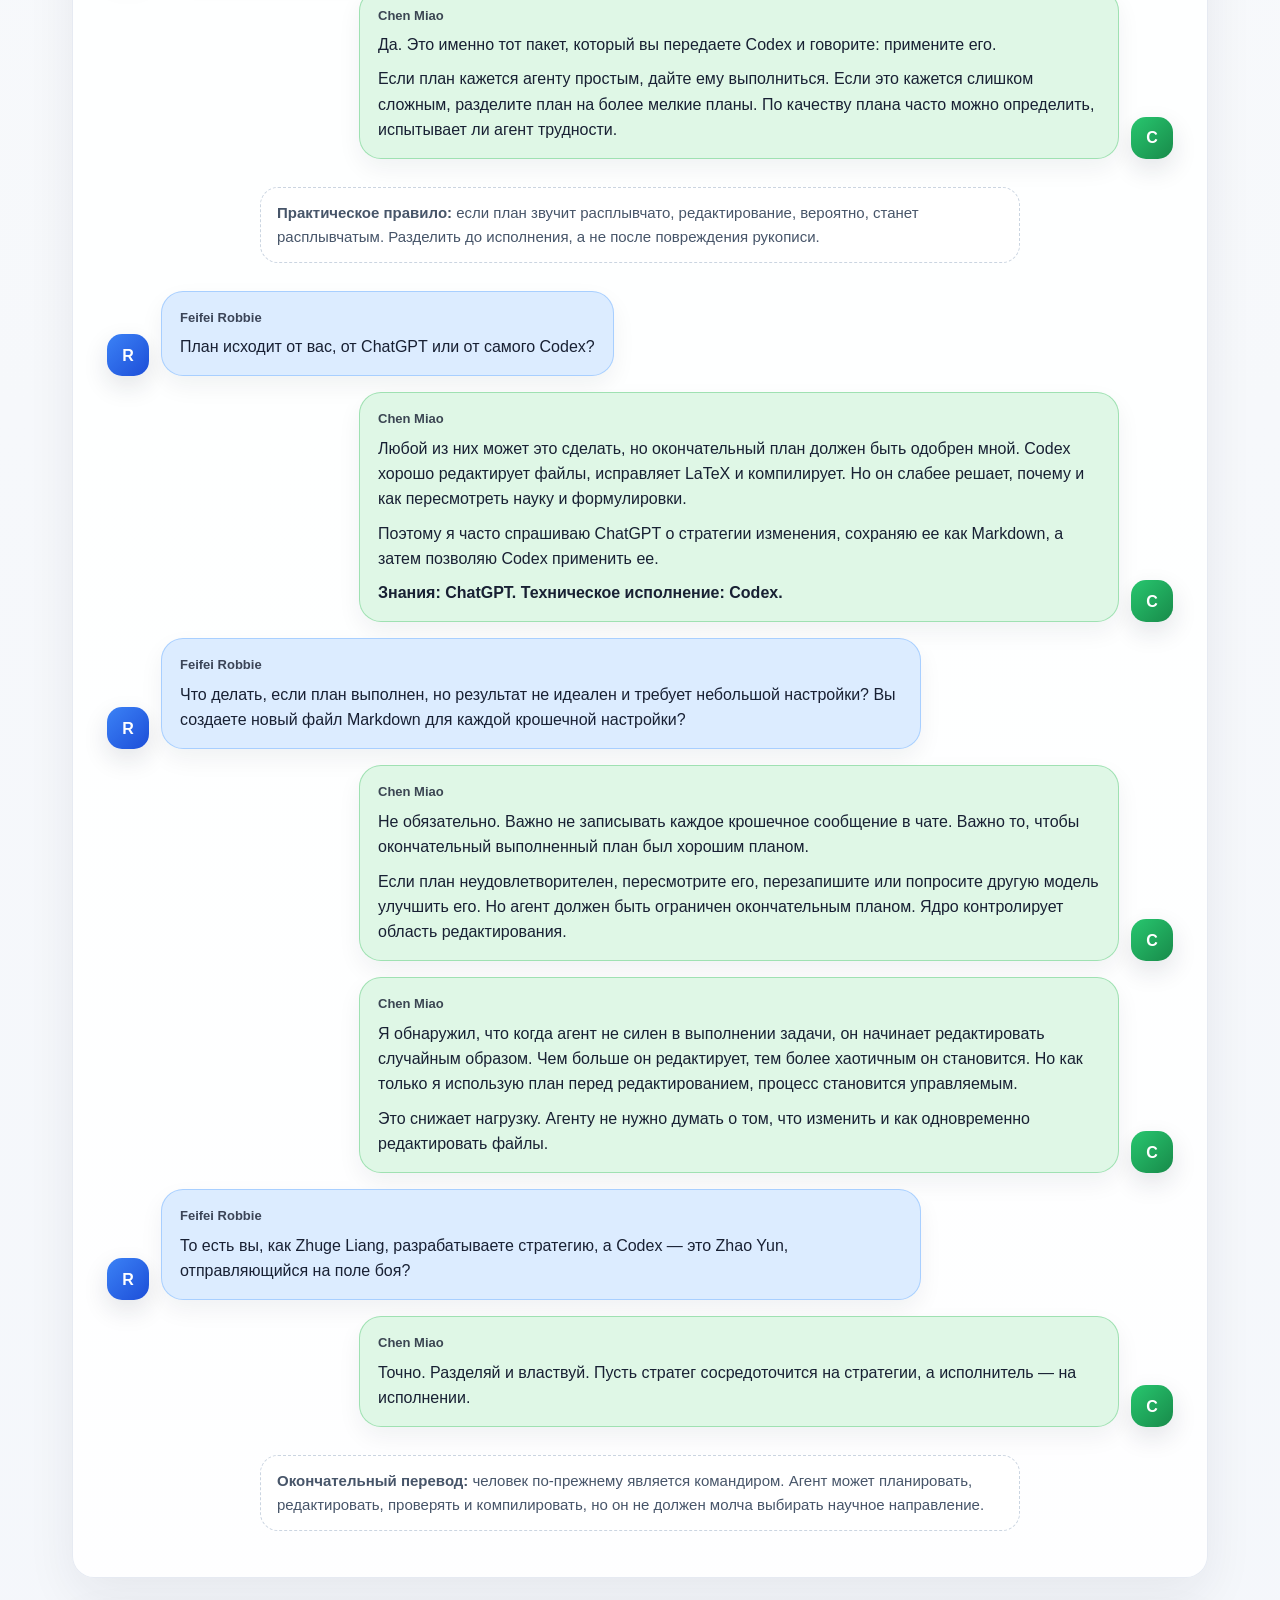
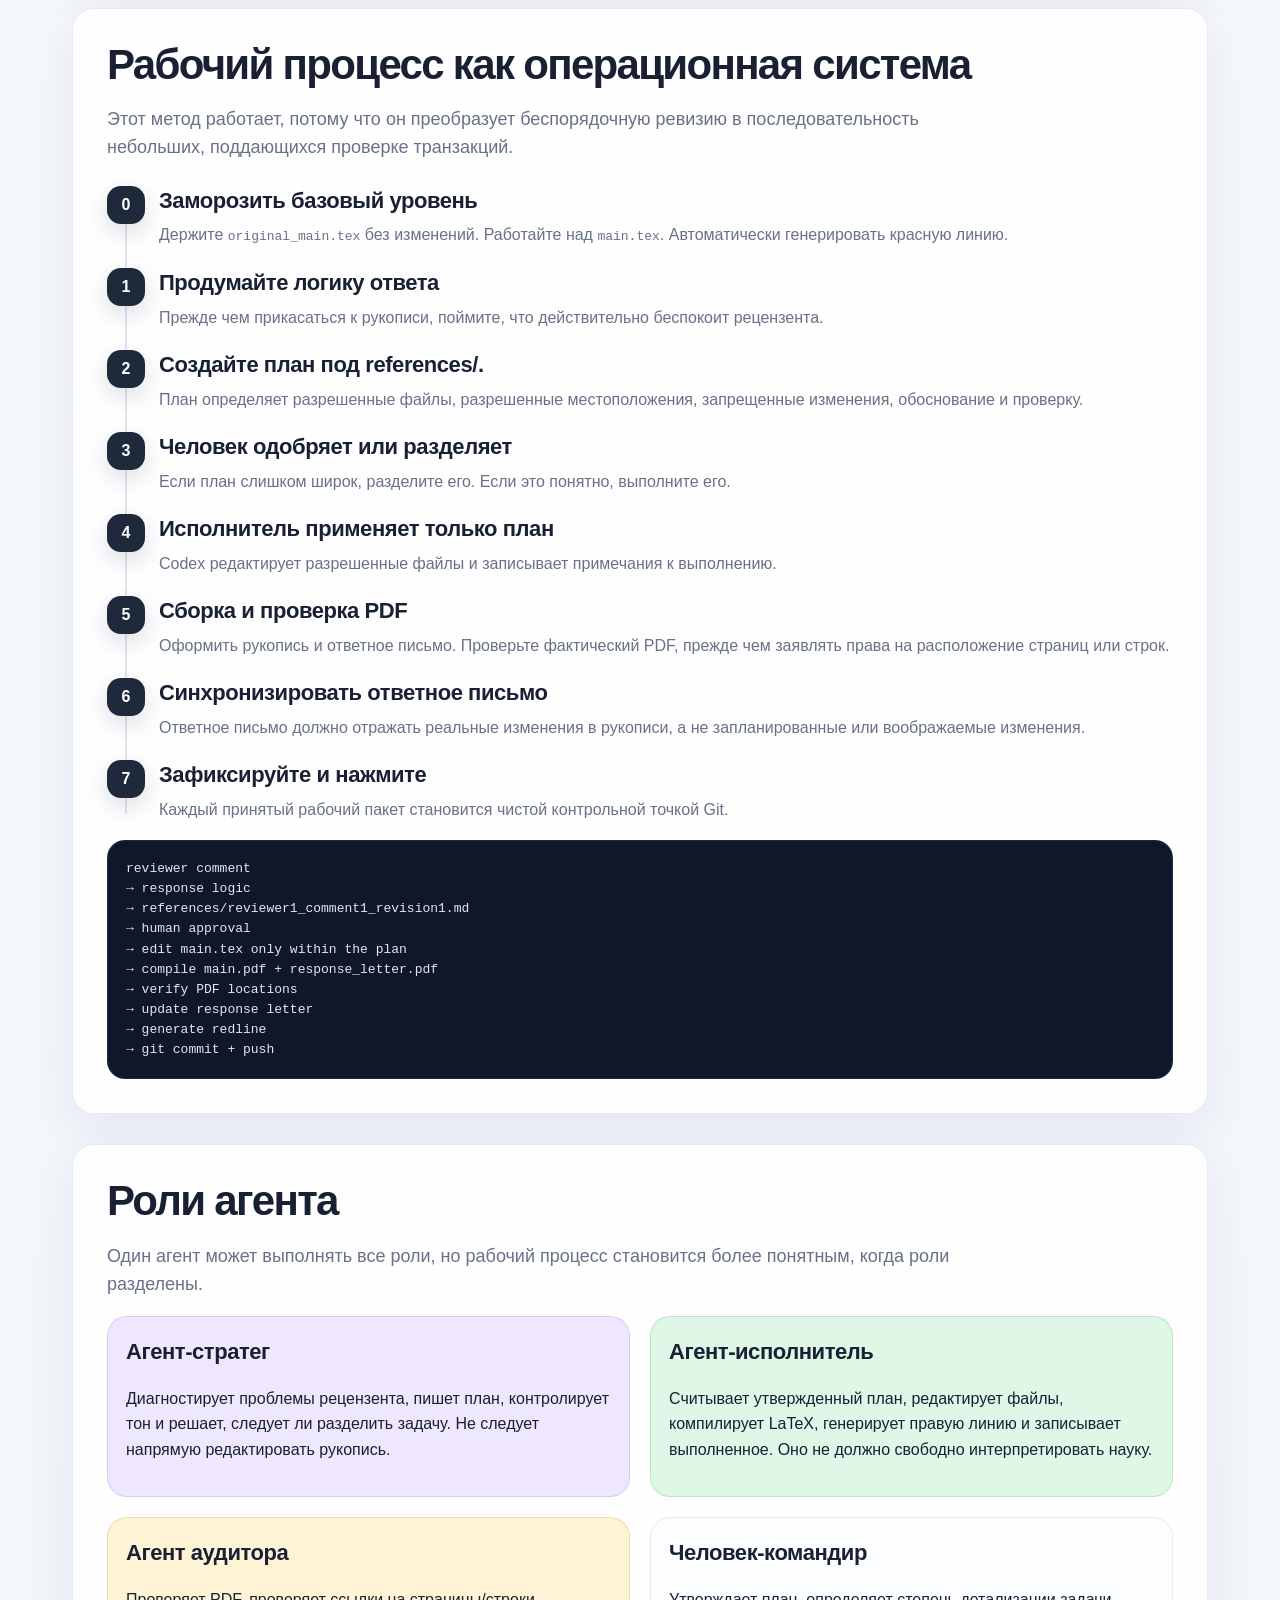
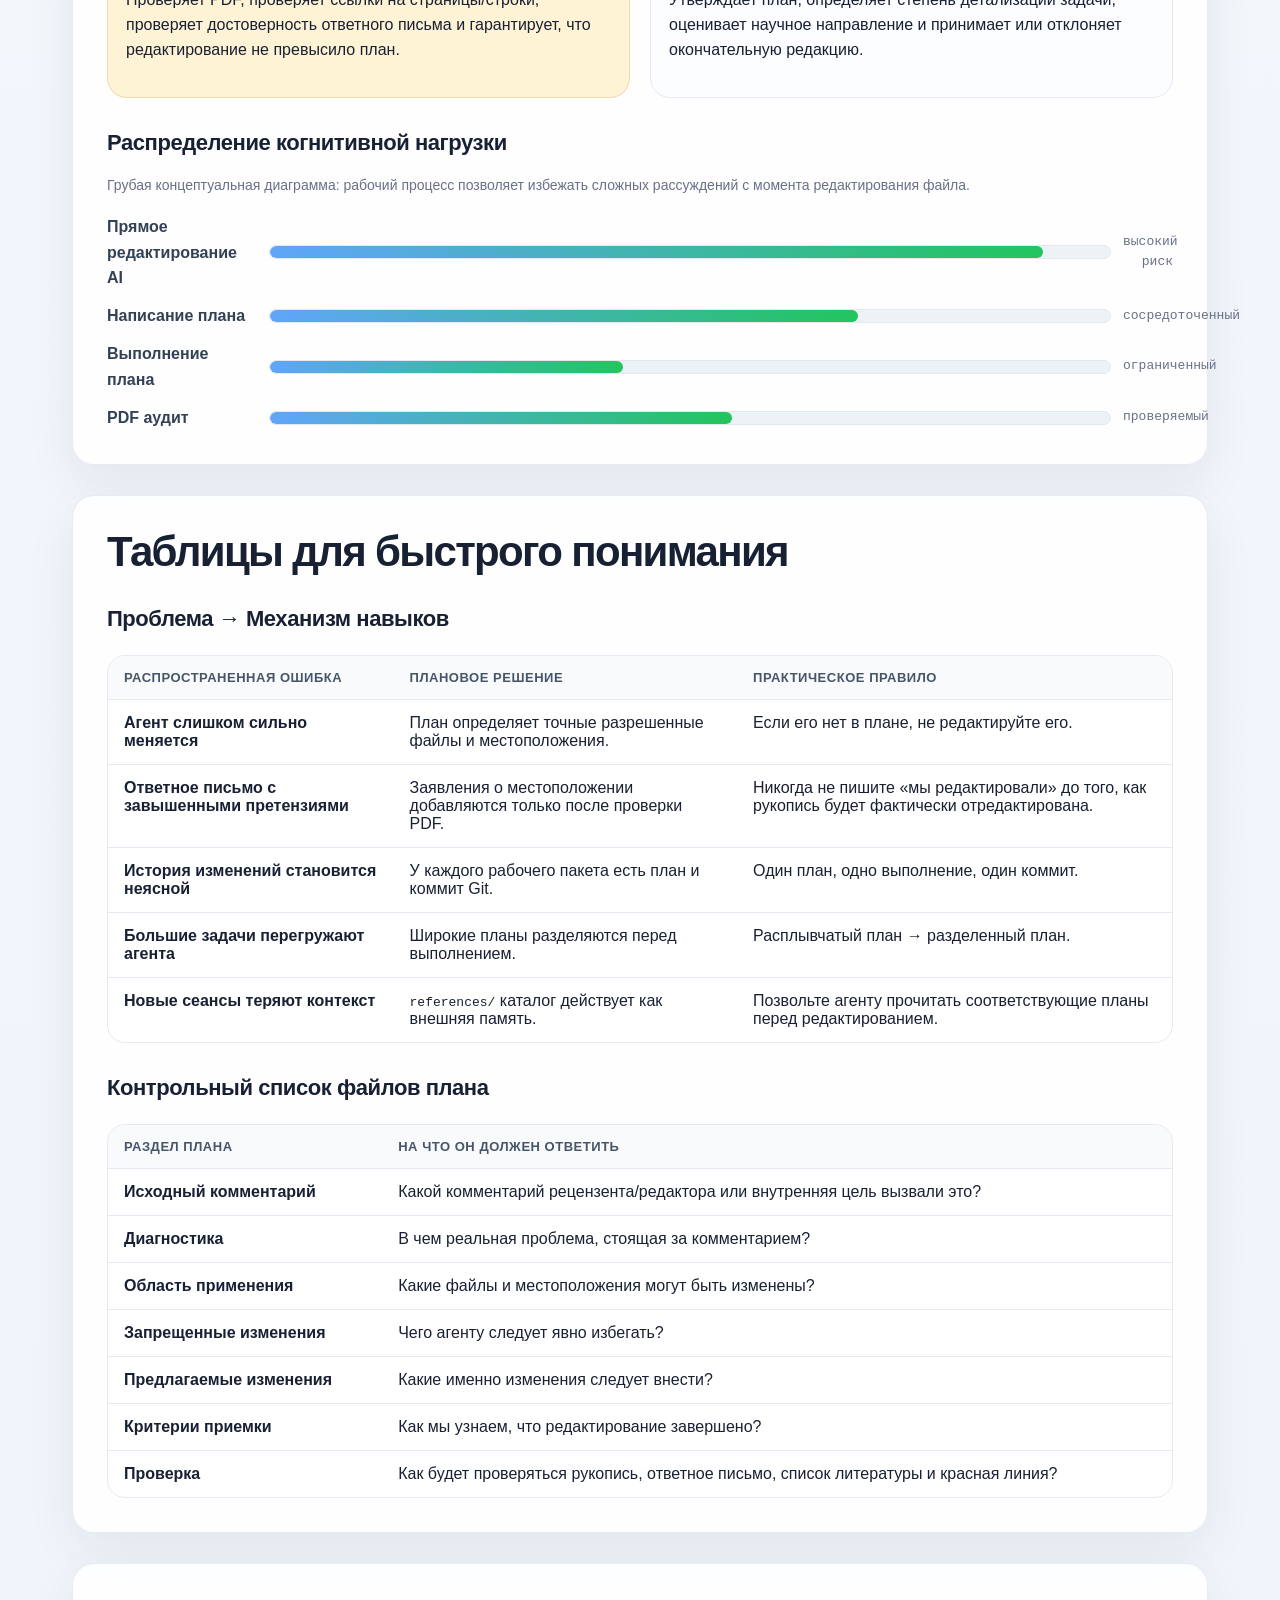
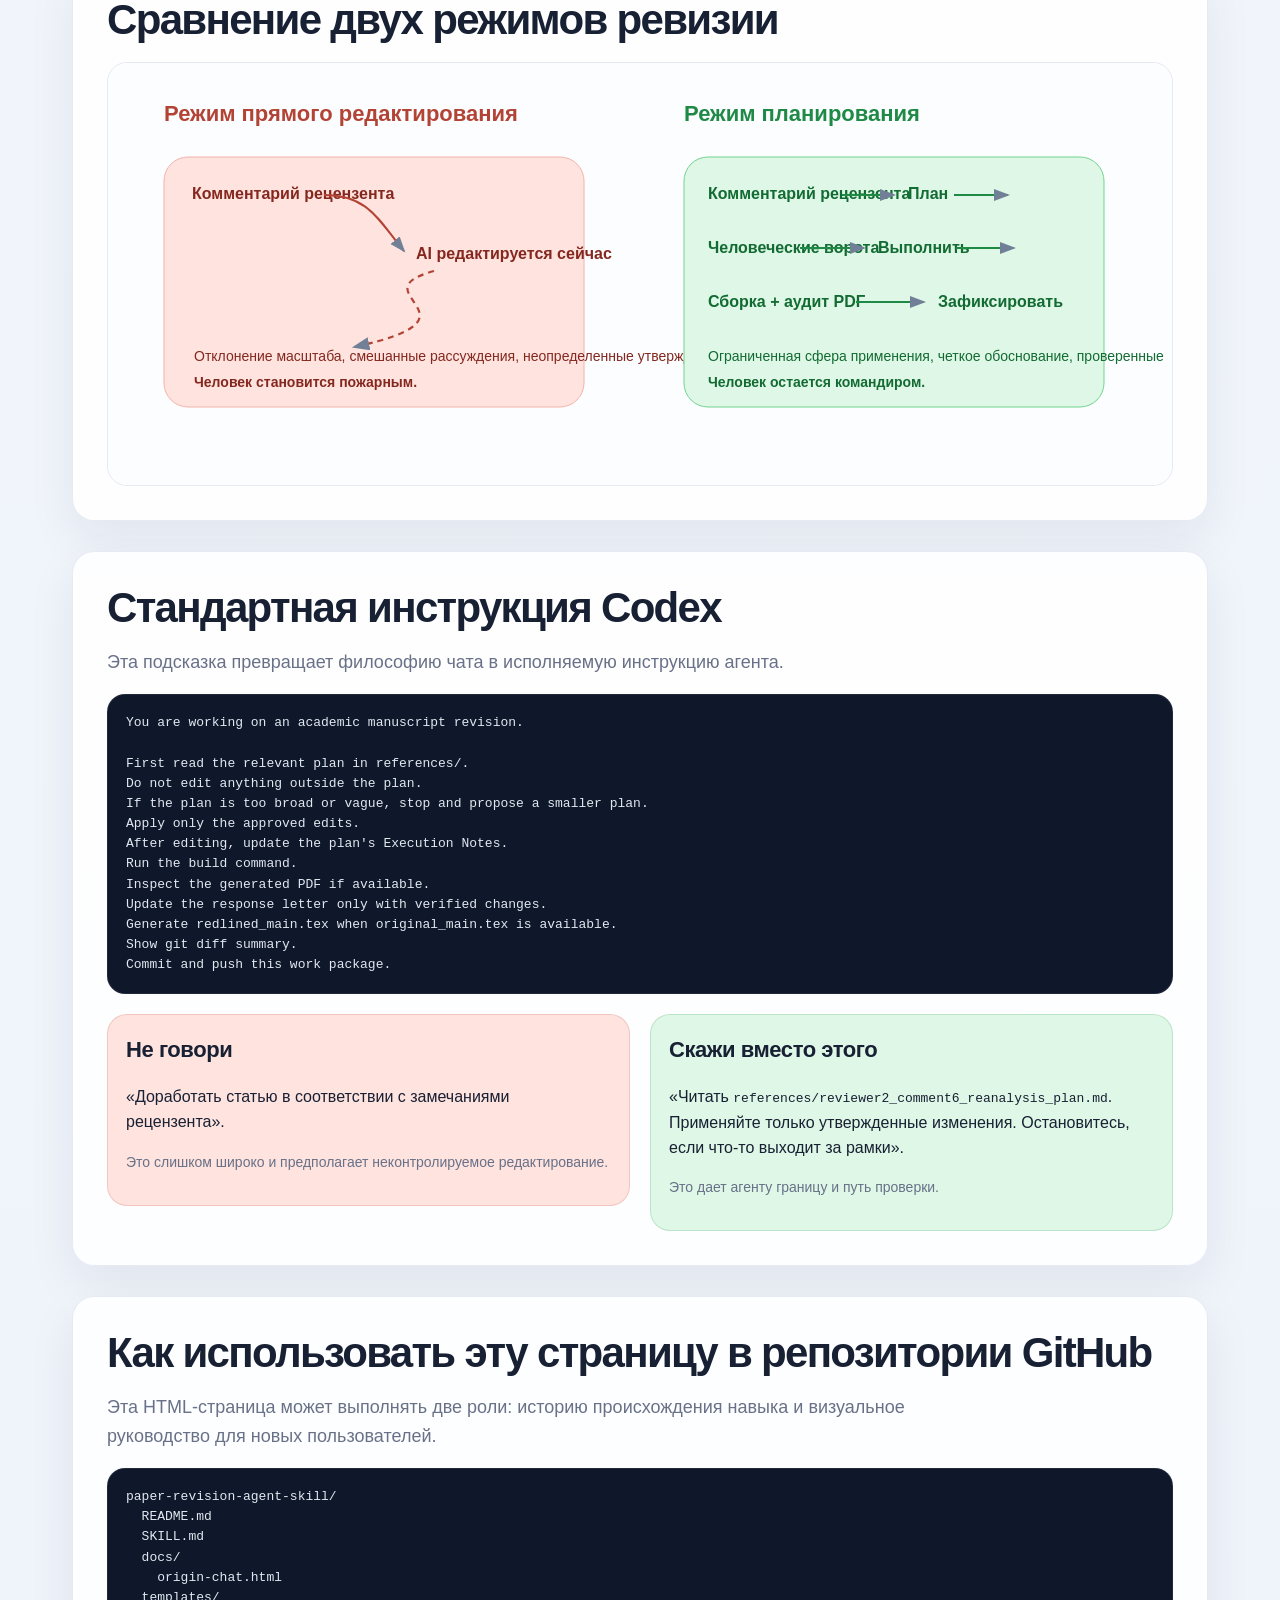
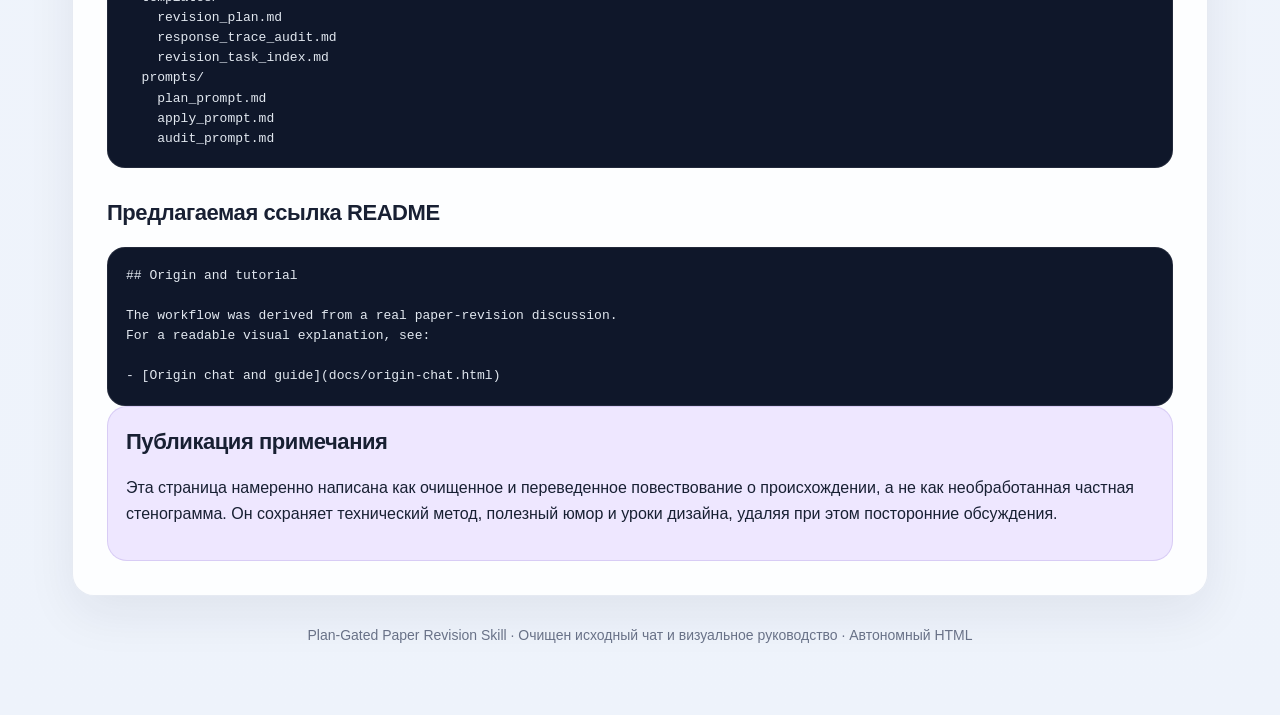
<file: docs/i18n/origin-chat.ru.html>
HTML
<html lang="ru">
<head>
<meta charset="utf-8"/>
<meta content="width=device-width, initial-scale=1" name="viewport"/>
<title>Paper Revision Skill — Русский</title>
<meta content="A cleaned, readable origin chat and practical guide for the Plan-Gated Paper Revision Skill." name="description"/>
<style>
    :root {
      --bg: #f6f8fb;
      --paper: #ffffff;
      --ink: #182033;
      --muted: #687187;
      --line: #e5e9f2;
      --blue: #dcecff;
      --blue-edge: #7fb8ff;
      --blue-strong: #246bca;
      --green: #dff7e6;
      --green-edge: #72d38d;
      --green-strong: #1f8a45;
      --purple: #eee7ff;
      --purple-strong: #7352c7;
      --amber: #fff3d6;
      --amber-strong: #ae7100;
      --red: #ffe3df;
      --red-strong: #b34435;
      --shadow: 0 18px 60px rgba(25, 33, 58, .10);
      --radius: 22px;
      --mono: ui-monospace, SFMono-Regular, Menlo, Monaco, Consolas, "Liberation Mono", monospace;
      --sans: -apple-system, BlinkMacSystemFont, "SF Pro Display", "SF Pro Text", Inter, Segoe UI, Roboto, Helvetica, Arial, sans-serif;
    }

    * { box-sizing: border-box; }
    html { scroll-behavior: smooth; }
    body {
      margin: 0;
      font-family: var(--sans);
      color: var(--ink);
      background:
        radial-gradient(circle at 8% -5%, rgba(127, 184, 255, .35), transparent 30rem),
        radial-gradient(circle at 95% 0%, rgba(114, 211, 141, .28), transparent 28rem),
        linear-gradient(180deg, #fdfefe 0%, var(--bg) 35%, #eef3fb 100%);
      line-height: 1.58;
    }

    a { color: var(--blue-strong); text-decoration: none; }
    a:hover { text-decoration: underline; }

    .page {
      max-width: 1180px;
      margin: 0 auto;
      padding: 28px 22px 70px;
    }

    .langbar {
      margin: 0 0 16px;
      display: flex;
      flex-wrap: wrap;
      gap: 7px;
      align-items: center;
    }
    .langbar a {
      display: inline-flex;
      align-items: center;
      min-height: 30px;
      padding: 6px 10px;
      border: 1px solid rgba(229,233,242,.95);
      border-radius: 999px;
      background: rgba(255,255,255,.72);
      box-shadow: 0 8px 22px rgba(25,33,58,.05);
      color: #334155;
      font-size: 13px;
      font-weight: 700;
      text-decoration: none;
    }
    .langbar a:hover,
    .langbar a.active {
      background: #1e293b;
      color: #fff;
      border-color: #1e293b;
    }

    .hero {
      position: relative;
      overflow: hidden;
      border: 1px solid rgba(229, 233, 242, .9);
      border-radius: 34px;
      background: rgba(255, 255, 255, .82);
      box-shadow: var(--shadow);
      padding: 56px 54px;
      backdrop-filter: blur(12px);
    }
    .hero:before {
      content: "";
      position: absolute;
      inset: auto -130px -170px auto;
      width: 420px;
      height: 420px;
      border-radius: 999px;
      background: radial-gradient(circle, rgba(114,211,141,.35), rgba(127,184,255,.22) 45%, transparent 70%);
      pointer-events: none;
    }
    .eyebrow {
      display: inline-flex;
      align-items: center;
      gap: 8px;
      font-size: 13px;
      letter-spacing: .08em;
      text-transform: uppercase;
      color: var(--purple-strong);
      background: var(--purple);
      border: 1px solid rgba(115,82,199,.16);
      border-radius: 999px;
      padding: 8px 12px;
      font-weight: 750;
    }
    h1 {
      margin: 22px 0 14px;
      font-size: clamp(38px, 6vw, 72px);
      line-height: .98;
      letter-spacing: -0.06em;
      max-width: 870px;
    }
    .subtitle {
      max-width: 770px;
      color: var(--muted);
      font-size: 20px;
      margin: 0;
    }
    .hero-actions {
      margin-top: 26px;
      display: flex;
      flex-wrap: wrap;
      gap: 12px;
    }
    .btn {
      display: inline-flex;
      align-items: center;
      justify-content: center;
      border-radius: 999px;
      padding: 12px 16px;
      font-weight: 740;
      border: 1px solid var(--line);
      background: white;
      color: var(--ink);
      box-shadow: 0 8px 24px rgba(25,33,58,.06);
    }
    .btn.primary {
      background: #1e293b;
      color: white;
      border-color: #1e293b;
    }

    .nav {
      position: sticky;
      top: 0;
      z-index: 4;
      margin: 22px 0;
      border: 1px solid rgba(229,233,242,.92);
      border-radius: 999px;
      background: rgba(255,255,255,.78);
      box-shadow: 0 12px 32px rgba(25,33,58,.06);
      backdrop-filter: blur(12px);
      padding: 8px;
      display: flex;
      gap: 8px;
      overflow-x: auto;
    }
    .nav a {
      white-space: nowrap;
      color: #334155;
      padding: 9px 12px;
      border-radius: 999px;
      font-weight: 650;
      font-size: 14px;
    }
    .nav a:hover {
      background: #f1f5f9;
      text-decoration: none;
    }

    section {
      margin-top: 30px;
      background: rgba(255,255,255,.88);
      border: 1px solid rgba(229,233,242,.95);
      border-radius: var(--radius);
      box-shadow: 0 18px 50px rgba(25,33,58,.07);
      padding: 34px;
    }
    section.flat { box-shadow: none; }
    h2 {
      margin: 0 0 14px;
      font-size: clamp(26px, 3.5vw, 42px);
      line-height: 1.05;
      letter-spacing: -0.04em;
    }
    h3 {
      margin: 28px 0 12px;
      font-size: 22px;
      letter-spacing: -0.02em;
    }
    .lead { color: var(--muted); font-size: 18px; max-width: 860px; }
    .small { color: var(--muted); font-size: 14px; }

    .cards {
      display: grid;
      grid-template-columns: repeat(4, 1fr);
      gap: 14px;
      margin-top: 26px;
    }
    .card {
      border: 1px solid var(--line);
      border-radius: 18px;
      padding: 18px;
      background: linear-gradient(180deg, #ffffff, #fbfcff);
      min-height: 150px;
    }
    .card .num {
      display: inline-grid;
      place-items: center;
      width: 36px;
      height: 36px;
      border-radius: 12px;
      color: white;
      background: #1e293b;
      font-weight: 800;
      margin-bottom: 12px;
    }
    .card h3 { margin: 0 0 6px; font-size: 18px; }
    .card p { margin: 0; color: var(--muted); font-size: 14px; }

    .diagram {
      overflow-x: auto;
      border: 1px solid var(--line);
      border-radius: 20px;
      background: #fbfdff;
      padding: 16px;
      margin-top: 20px;
    }
    svg text { font-family: var(--sans); }

    .chat-wrap {
      display: flex;
      flex-direction: column;
      gap: 16px;
      margin-top: 22px;
    }
    .msg-row {
      display: flex;
      align-items: flex-end;
      gap: 12px;
      max-width: 100%;
    }
    .msg-row.right { justify-content: flex-end; }
    .avatar {
      flex: 0 0 42px;
      width: 42px;
      height: 42px;
      border-radius: 15px;
      display: grid;
      place-items: center;
      color: white;
      font-weight: 850;
      box-shadow: 0 10px 26px rgba(25,33,58,.12);
    }
    .avatar.blue { background: linear-gradient(135deg, #3b82f6, #1d4ed8); }
    .avatar.green { background: linear-gradient(135deg, #28c76f, #188a4a); }
    .bubble {
      max-width: 760px;
      border-radius: 22px;
      padding: 16px 18px;
      border: 1px solid var(--line);
      box-shadow: 0 10px 25px rgba(25,33,58,.06);
      position: relative;
    }
    .bubble.blue {
      background: var(--blue);
      border-color: rgba(127,184,255,.55);
    }
    .bubble.green {
      background: var(--green);
      border-color: rgba(114,211,141,.58);
    }
    .bubble .name {
      font-size: 13px;
      font-weight: 820;
      margin-bottom: 6px;
      opacity: .82;
    }
    .bubble p { margin: 0 0 9px; }
    .bubble p:last-child { margin-bottom: 0; }
    .bubble ul { margin: 8px 0 0 20px; padding: 0; }
    .bubble code, .inline-code {
      font-family: var(--mono);
      font-size: .94em;
      background: rgba(255,255,255,.62);
      border: 1px solid rgba(0,0,0,.05);
      border-radius: 7px;
      padding: 1px 5px;
    }
    .aside-note {
      margin: 12px auto;
      max-width: 760px;
      background: #ffffff;
      border: 1px dashed #cbd5e1;
      color: #475569;
      border-radius: 18px;
      padding: 13px 16px;
      font-size: 15px;
    }

    .two-col {
      display: grid;
      grid-template-columns: 1fr 1fr;
      gap: 20px;
      align-items: start;
    }
    .callout {
      border-radius: 20px;
      border: 1px solid var(--line);
      padding: 18px;
      background: #fbfdff;
    }
    .callout h3 { margin-top: 0; }
    .callout.warning { background: var(--amber); border-color: rgba(174,113,0,.18); }
    .callout.success { background: var(--green); border-color: rgba(31,138,69,.18); }
    .callout.danger { background: var(--red); border-color: rgba(179,68,53,.18); }
    .callout.purple { background: var(--purple); border-color: rgba(115,82,199,.18); }

    table {
      width: 100%;
      border-collapse: separate;
      border-spacing: 0;
      overflow: hidden;
      border: 1px solid var(--line);
      border-radius: 18px;
      background: white;
      margin-top: 18px;
    }
    th, td {
      padding: 14px 16px;
      text-align: left;
      vertical-align: top;
      border-bottom: 1px solid var(--line);
    }
    th {
      background: #f8fafc;
      font-size: 13px;
      letter-spacing: .04em;
      text-transform: uppercase;
      color: #475569;
    }
    tr:last-child td { border-bottom: none; }
    td:first-child { font-weight: 720; }

    pre {
      margin: 16px 0 0;
      padding: 18px;
      border-radius: 18px;
      background: #0f172a;
      color: #e2e8f0;
      overflow-x: auto;
      font-family: var(--mono);
      font-size: 13px;
      line-height: 1.55;
      border: 1px solid rgba(255,255,255,.08);
    }

    .bars { display: grid; gap: 13px; margin-top: 18px; }
    .bar-line { display: grid; grid-template-columns: 150px 1fr 50px; gap: 12px; align-items: center; }
    .bar-label { color: #334155; font-weight: 700; }
    .bar-track { height: 14px; border-radius: 999px; background: #edf2f7; overflow: hidden; border: 1px solid #e2e8f0; }
    .bar-fill { height: 100%; border-radius: 999px; background: linear-gradient(90deg, #60a5fa, #22c55e); }
    .bar-value { text-align: right; color: var(--muted); font-family: var(--mono); font-size: 13px; }

    .timeline { margin-top: 22px; position: relative; }
    .timeline:before {
      content: "";
      position: absolute;
      left: 18px;
      top: 8px;
      bottom: 8px;
      width: 2px;
      background: #dbe3ef;
    }
    .tl-item {
      position: relative;
      padding-left: 52px;
      margin: 18px 0;
    }
    .tl-dot {
      position: absolute;
      left: 0;
      top: 2px;
      width: 38px;
      height: 38px;
      border-radius: 14px;
      display: grid;
      place-items: center;
      background: #1e293b;
      color: white;
      font-weight: 850;
      box-shadow: 0 8px 22px rgba(25,33,58,.14);
    }
    .tl-item h3 { margin: 0 0 4px; }
    .tl-item p { margin: 0; color: var(--muted); }

    .footer {
      margin: 28px 0 0;
      text-align: center;
      color: var(--muted);
      font-size: 14px;
    }

    @media (max-width: 880px) {
      .hero { padding: 38px 26px; }
      .cards, .two-col { grid-template-columns: 1fr; }
      section { padding: 24px; }
      .bubble { max-width: calc(100vw - 110px); }
      .bar-line { grid-template-columns: 1fr; gap: 6px; }
      .bar-value { text-align: left; }
    }

    @media print {
      body { background: white; }
      .site-header, .langbar, .nav, .hero-actions { display: none; }
      section, .hero { box-shadow: none; break-inside: avoid; }
      .bubble { box-shadow: none; }
    }
  </style>
<link href="../site.css" rel="stylesheet"/>
<link href="style.css" rel="stylesheet"/>
<script defer="" src="../site.js"></script>
</head>
<body>
<main class="page">
<header aria-label="Site navigation" class="site-header">
<a class="site-brand" href="../index.html">Paper Revision Skill</a>
<nav aria-label="Primary navigation" class="site-nav">
<a href="../origin-chat.html">Полное руководство</a>
<a href="../origin-chat-downloaded-package.html">Автономный</a>
<a href="https://github.com/lachlanchen/paper-revision-skill">GitHub</a>
</nav>
<div class="language-menu">
<label class="sr-only" for="language-select">Выберите язык</label>
<select aria-label="Choose language" data-language-select="" id="language-select">
<option value="../origin-chat.html">English</option>
<option value="origin-chat.ar.html">العربية</option>
<option value="origin-chat.es.html">Español</option>
<option value="origin-chat.fr.html">Français</option>
<option value="origin-chat.ja.html">日本語</option>
<option value="origin-chat.ko.html">한국어</option>
<option value="origin-chat.vi.html">Tiếng Việt</option>
<option value="origin-chat.zh-Hans.html">中文 (简体)</option>
<option value="origin-chat.zh-Hant.html">中文（繁體）</option>
<option value="origin-chat.de.html">Deutsch</option>
<option selected="" value="origin-chat.ru.html">Русский</option>
</select>
</div>
</header>
<header class="hero">
<span class="eyebrow">Исходный чат · Навыки агента · Разработка изменений</span>
<h1>Plan-Gated Paper Revision Skill</h1>
<p class="subtitle">Очищенный и слегка драматизированный исходный чат, в котором объясняется, как сделать редакцию рукописи с помощью AI контролируемой, отслеживаемой и менее хаотичной.</p>
<div class="hero-actions">
<a class="btn primary" href="#chat">Читать чат</a>
<a class="btn" href="#workflow">Посмотреть рабочий процесс</a>
<a class="btn" href="#github">Использовать на GitHub</a>
</div>
</header>
<nav aria-label="Table of contents" class="nav">
<a href="#idea">Основная идея</a>
<a href="#chat">Исходный чат</a>
<a href="#workflow">Рабочий процесс</a>
<a href="#roles">Агенты</a>
<a href="#tables">Таблицы</a>
<a href="#prompt">Подскажите</a>
<a href="#github">GitHub</a>
</nav>
<section id="idea">
<h2>Идея в одном предложении</h2>
<p class="lead"><strong>Не позволяйте агенту AI думать, редактировать, проверять и объяснять все одновременно.</strong> Сначала внесите рассуждения в план Markdown, а затем позвольте агенту редактирования выполнить только этот утвержденный план.</p>
<div class="cards">
<article class="card">
<div class="num">1</div>
<h3>Сначала подумай</h3>
<p>Используйте модель рассуждения, чтобы диагностировать беспокойство рецензента и написать план.</p>
</article>
<article class="card">
<div class="num">2</div>
<h3>Правки ворот</h3>
<p>Никакого плана, никаких изменений в рукописи. План — это граница редактирования.</p>
</article>
<article class="card">
<div class="num">3</div>
<h3>Проверьте правду</h3>
<p>Скомпилируйте, проверьте PDF, затем обновите ответное письмо, указав проверенные местоположения.</p>
</article>
<article class="card">
<div class="num">4</div>
<h3>История коммитов</h3>
<p>Каждый принятый рабочий пакет становится чистым шагом Git, который можно просмотреть или откатить.</p>
</article>
</div>
<div aria-label="Plan gated workflow diagram" class="diagram">
<svg aria-label="Reviewer comment goes to strategist, plan, human approval, executor, build, auditor, response letter and git." height="260" role="img" viewBox="0 0 1040 260" width="1040">
<defs>
<marker id="arrow" markerHeight="10" markerUnits="strokeWidth" markerWidth="10" orient="auto" refX="7" refY="3">
<path d="M0,0 L0,6 L8,3 z" fill="#718096"></path>
</marker>
<filter height="140%" id="softShadow" width="140%" x="-20%" y="-20%">
<feDropShadow dx="0" dy="7" flood-color="#19213a" flood-opacity="0.12" stdDeviation="8"></feDropShadow>
</filter>
</defs>
<a aria-label="LazyingArt" href="https://lazying.art" rel="noopener" target="_blank">
<image height="56" href="../assets/lazyingart-logo.png" preserveAspectRatio="xMinYMid meet" width="190" x="18" y="12"/>
</a>
<rect fill="#fff3d6" filter="url(#softShadow)" height="76" rx="18" stroke="#f3d084" width="120" x="18" y="88"></rect>
<text fill="#7a5200" font-size="14" font-weight="800" text-anchor="middle" x="78" y="118">Рецензент</text>
<text fill="#7a5200" font-size="12" text-anchor="middle" x="78" y="140">комментарий</text>
<path d="M142 126 C168 126 174 126 198 126" fill="none" marker-end="url(#arrow)" stroke="#718096" stroke-width="2"></path>
<rect fill="#eee7ff" filter="url(#softShadow)" height="112" rx="20" stroke="#c7b8ff" width="142" x="202" y="70"></rect>
<text fill="#5d3eb2" font-size="14" font-weight="800" text-anchor="middle" x="273" y="108">Стратег</text>
<text fill="#5d3eb2" font-size="12" text-anchor="middle" x="273" y="132">диагностировать + планировать</text>
<text fill="#5d3eb2" font-size="12" text-anchor="middle" x="273" y="154">не редактировать</text>
<path d="M348 126 C374 126 380 126 404 126" fill="none" marker-end="url(#arrow)" stroke="#718096" stroke-width="2"></path>
<rect fill="#dff7e6" filter="url(#softShadow)" height="96" rx="20" stroke="#72d38d" width="132" x="408" y="78"></rect>
<text fill="#1f8a45" font-size="14" font-weight="800" text-anchor="middle" x="474" y="112">Файл плана</text>
<text fill="#1f8a45" font-size="12" text-anchor="middle" x="474" y="136">references/*.md</text>
<path d="M544 126 C570 126 576 126 600 126" fill="none" marker-end="url(#arrow)" stroke="#718096" stroke-width="2"></path>
<rect fill="#ffffff" filter="url(#softShadow)" height="96" rx="20" stroke="#cbd5e1" width="132" x="604" y="78"></rect>
<text fill="#334155" font-size="14" font-weight="800" text-anchor="middle" x="670" y="112">Человеческие ворота</text>
<text fill="#64748b" font-size="12" text-anchor="middle" x="670" y="136">одобрить или разделить</text>
<path d="M740 126 C766 126 772 126 796 126" fill="none" marker-end="url(#arrow)" stroke="#718096" stroke-width="2"></path>
<rect fill="#dcecff" filter="url(#softShadow)" height="112" rx="20" stroke="#7fb8ff" width="142" x="800" y="70"></rect>
<text fill="#246bca" font-size="14" font-weight="800" text-anchor="middle" x="871" y="108">Исполнитель</text>
<text fill="#246bca" font-size="12" text-anchor="middle" x="871" y="132">редактировать + строить</text>
<text fill="#246bca" font-size="12" text-anchor="middle" x="871" y="154">только в объеме</text>
<path d="M872 186 C872 222 196 222 196 200" fill="none" stroke="#718096" stroke-dasharray="6 6" stroke-width="2"></path>
<path d="M196 186 L188 200 L204 200 Z" fill="#718096"></path>
<text fill="#64748b" font-size="13" text-anchor="middle" x="531" y="242">Если задача слишком широкая: разделите ее на план меньшего размера, а затем повторите цикл.</text>
<rect fill="#0f172a" height="42" opacity=".96" rx="16" width="160" x="466" y="12"></rect>
<text fill="#fff" font-size="13" font-weight="800" text-anchor="middle" x="546" y="38">Нет плана → нет редактирования</text>
</svg>
</div>
</section>
<section id="chat">
<h2>Почищен исходный чат</h2>
<p class="lead">Это удобочитаемая, переведенная и слегка доработанная версия оригинального чата между <strong>Chen Miao</strong> и <strong>Feifei Robbie</strong>. Несвязанный исторический стеб был удален. Забавную аналогию сохранили, потому что она отражает архитектуру: стратег, исполнитель и человек-командир.</p>
<div class="chat-wrap">
<div class="msg-row right">
<div class="bubble green">
<div class="name">Chen Miao</div>
<p>Раньше у меня был рабочий процесс редактирования статей с помощью AI. Ключевым моментом является сохранение линейности процесса, иначе вся доработка станет беспорядочной.</p>
<p>Сначала сохраните отправленную версию как <code>original_main.tex</code>. Рабочий файл по-прежнему называется <code>main.tex</code>. Затем позвольте агенту сгенерировать <code>redlined_main.tex</code>. Даже если красная линия не отправлена, она чрезвычайно полезна для проверки того, что изменилось.</p>
</div>
<div class="avatar green">C</div>
</div>
<div class="msg-row">
<div class="avatar blue">R</div>
<div class="bubble blue">
<div class="name">Feifei Robbie</div>
<p>То есть базовая линия заморожена, текущая рукопись сохраняет то же имя файла, а красная линия генерируется автоматически?</p>
</div>
</div>
<div class="msg-row right">
<div class="bubble green">
<div class="name">Chen Miao</div>
<p>Точно. Затем попросите AI сначала подготовить ответное письмо. Комментарий рецензента за комментарием рецензента. Сначала разберитесь в логике ответа, затем попросите AI составить план доработки рукописи, сохраните его как Markdown, проверьте и только потом выполняйте.</p>
<p>Таким образом просмотрите все комментарии. Также напишите сценарий сборки, который автоматически компилирует последнюю рукопись, последнее ответное письмо и версию с пометкой.</p>
</div>
<div class="avatar green">C</div>
</div>
<div class="aside-note"><strong>Примечание к дизайну:</strong> ответное письмо не является второстепенной мыслью. Это логическая карта редакции. Если ответ невозможно защитить, вероятно, редакция рукописи не готова.</div>
<div class="msg-row right">
<div class="bubble green">
<div class="name">Chen Miao</div>
<p>Перед каждым значимым редактированием создайте план Markdown. Поместите это под <code>references/</code>. Позже, когда вы задаетесь вопросом, почему что-то изменилось, причина есть. Агент также может читать эти файлы и понимать историю.</p>
<p>Без плана у вас есть только результат, а не мыслительный процесс.</p>
</div>
<div class="avatar green">C</div>
</div>
<div class="msg-row">
<div class="avatar blue">R</div>
<div class="bubble blue">
<div class="name">Feifei Robbie</div>
<p>Вы имеете в виду один файл Markdown для каждой проблемы рецензента или один файл, который продолжает добавлять весь процесс?</p>
</div>
</div>
<div class="msg-row right">
<div class="bubble green">
<div class="name">Chen Miao</div>
<p>Обычно много файлов. Каждый файл соответствует текущей версии пакета. Например: <code>reviewer1_comment1_revision1.md</code>, <code>figure4_caption_shorten_plan.md</code>, или <code>main_text_shorten_plan.md</code>.</p>
<p>Размер динамичный. План может охватывать один небольшой абзац, одну подпись к рисунку, один комментарий рецензента или глобальное сокращение. Но план и исполнение должны соответствовать один к одному.</p>
</div>
<div class="avatar green">C</div>
</div>
<div class="msg-row">
<div class="avatar blue">R</div>
<div class="bubble blue">
<div class="name">Feifei Robbie</div>
<p>Таким образом, «раунд», который вы имеете в виду, — это не каждое крошечное сообщение Codex. Это тот момент, когда мы фактически позволяем Codex выполнить рабочий пакет?</p>
</div>
</div>
<div class="msg-row right">
<div class="bubble green">
<div class="name">Chen Miao</div>
<p>Да. Это именно тот пакет, который вы передаете Codex и говорите: примените его.</p>
<p>Если план кажется агенту простым, дайте ему выполниться. Если это кажется слишком сложным, разделите план на более мелкие планы. По качеству плана часто можно определить, испытывает ли агент трудности.</p>
</div>
<div class="avatar green">C</div>
</div>
<div class="aside-note"><strong>Практическое правило:</strong> если план звучит расплывчато, редактирование, вероятно, станет расплывчатым. Разделить до исполнения, а не после повреждения рукописи.</div>
<div class="msg-row">
<div class="avatar blue">R</div>
<div class="bubble blue">
<div class="name">Feifei Robbie</div>
<p>План исходит от вас, от ChatGPT или от самого Codex?</p>
</div>
</div>
<div class="msg-row right">
<div class="bubble green">
<div class="name">Chen Miao</div>
<p>Любой из них может это сделать, но окончательный план должен быть одобрен мной. Codex хорошо редактирует файлы, исправляет LaTeX и компилирует. Но он слабее решает, почему и как пересмотреть науку и формулировки.</p>
<p>Поэтому я часто спрашиваю ChatGPT о стратегии изменения, сохраняю ее как Markdown, а затем позволяю Codex применить ее.</p>
<p><strong>Знания: ChatGPT. Техническое исполнение: Codex.</strong></p>
</div>
<div class="avatar green">C</div>
</div>
<div class="msg-row">
<div class="avatar blue">R</div>
<div class="bubble blue">
<div class="name">Feifei Robbie</div>
<p>Что делать, если план выполнен, но результат не идеален и требует небольшой настройки? Вы создаете новый файл Markdown для каждой крошечной настройки?</p>
</div>
</div>
<div class="msg-row right">
<div class="bubble green">
<div class="name">Chen Miao</div>
<p>Не обязательно. Важно не записывать каждое крошечное сообщение в чате. Важно то, чтобы окончательный выполненный план был хорошим планом.</p>
<p>Если план неудовлетворителен, пересмотрите его, перезапишите или попросите другую модель улучшить его. Но агент должен быть ограничен окончательным планом. Ядро контролирует область редактирования.</p>
</div>
<div class="avatar green">C</div>
</div>
<div class="msg-row right">
<div class="bubble green">
<div class="name">Chen Miao</div>
<p>Я обнаружил, что когда агент не силен в выполнении задачи, он начинает редактировать случайным образом. Чем больше он редактирует, тем более хаотичным он становится. Но как только я использую план перед редактированием, процесс становится управляемым.</p>
<p>Это снижает нагрузку. Агенту не нужно думать о том, что изменить и как одновременно редактировать файлы.</p>
</div>
<div class="avatar green">C</div>
</div>
<div class="msg-row">
<div class="avatar blue">R</div>
<div class="bubble blue">
<div class="name">Feifei Robbie</div>
<p>То есть вы, как Zhuge Liang, разрабатываете стратегию, а Codex — это Zhao Yun, отправляющийся на поле боя?</p>
</div>
</div>
<div class="msg-row right">
<div class="bubble green">
<div class="name">Chen Miao</div>
<p>Точно. Разделяй и властвуй. Пусть стратег сосредоточится на стратегии, а исполнитель — на исполнении.</p>
</div>
<div class="avatar green">C</div>
</div>
<div class="aside-note"><strong>Окончательный перевод:</strong> человек по-прежнему является командиром. Агент может планировать, редактировать, проверять и компилировать, но он не должен молча выбирать научное направление.</div>
</div>
</section>
<section id="workflow">
<h2>Рабочий процесс как операционная система</h2>
<p class="lead">Этот метод работает, потому что он преобразует беспорядочную ревизию в последовательность небольших, поддающихся проверке транзакций.</p>
<div class="timeline">
<div class="tl-item">
<div class="tl-dot">0</div>
<h3>Заморозить базовый уровень</h3>
<p>Держите <code>original_main.tex</code> без изменений. Работайте над <code>main.tex</code>. Автоматически генерировать красную линию.</p>
</div>
<div class="tl-item">
<div class="tl-dot">1</div>
<h3>Продумайте логику ответа</h3>
<p>Прежде чем прикасаться к рукописи, поймите, что действительно беспокоит рецензента.</p>
</div>
<div class="tl-item">
<div class="tl-dot">2</div>
<h3>Создайте план под references/.</h3>
<p>План определяет разрешенные файлы, разрешенные местоположения, запрещенные изменения, обоснование и проверку.</p>
</div>
<div class="tl-item">
<div class="tl-dot">3</div>
<h3>Человек одобряет или разделяет</h3>
<p>Если план слишком широк, разделите его. Если это понятно, выполните его.</p>
</div>
<div class="tl-item">
<div class="tl-dot">4</div>
<h3>Исполнитель применяет только план</h3>
<p>Codex редактирует разрешенные файлы и записывает примечания к выполнению.</p>
</div>
<div class="tl-item">
<div class="tl-dot">5</div>
<h3>Сборка и проверка PDF</h3>
<p>Оформить рукопись и ответное письмо. Проверьте фактический PDF, прежде чем заявлять права на расположение страниц или строк.</p>
</div>
<div class="tl-item">
<div class="tl-dot">6</div>
<h3>Синхронизировать ответное письмо</h3>
<p>Ответное письмо должно отражать реальные изменения в рукописи, а не запланированные или воображаемые изменения.</p>
</div>
<div class="tl-item">
<div class="tl-dot">7</div>
<h3>Зафиксируйте и нажмите</h3>
<p>Каждый принятый рабочий пакет становится чистой контрольной точкой Git.</p>
</div>
</div>
<pre><code>reviewer comment
→ response logic
→ references/reviewer1_comment1_revision1.md
→ human approval
→ edit main.tex only within the plan
→ compile main.pdf + response_letter.pdf
→ verify PDF locations
→ update response letter
→ generate redline
→ git commit + push</code></pre>
</section>
<section id="roles">
<h2>Роли агента</h2>
<p class="lead">Один агент может выполнять все роли, но рабочий процесс становится более понятным, когда роли разделены.</p>
<div class="two-col">
<div class="callout purple">
<h3>Агент-стратег</h3>
<p>Диагностирует проблемы рецензента, пишет план, контролирует тон и решает, следует ли разделить задачу. Не следует напрямую редактировать рукопись.</p>
</div>
<div class="callout success">
<h3>Агент-исполнитель</h3>
<p>Считывает утвержденный план, редактирует файлы, компилирует LaTeX, генерирует правую линию и записывает выполненное. Оно не должно свободно интерпретировать науку.</p>
</div>
<div class="callout warning">
<h3>Агент аудитора</h3>
<p>Проверяет PDF, проверяет ссылки на страницы/строки, проверяет достоверность ответного письма и гарантирует, что редактирование не превысило план.</p>
</div>
<div class="callout">
<h3>Человек-командир</h3>
<p>Утверждает план, определяет степень детализации задачи, оценивает научное направление и принимает или отклоняет окончательную редакцию.</p>
</div>
</div>
<h3>Распределение когнитивной нагрузки</h3>
<p class="small">Грубая концептуальная диаграмма: рабочий процесс позволяет избежать сложных рассуждений с момента редактирования файла.</p>
<div class="bars">
<div class="bar-line"><div class="bar-label">Прямое редактирование AI</div><div class="bar-track"><div class="bar-fill" style="width: 92%"></div></div><div class="bar-value">высокий риск</div></div>
<div class="bar-line"><div class="bar-label">Написание плана</div><div class="bar-track"><div class="bar-fill" style="width: 70%"></div></div><div class="bar-value">сосредоточенный</div></div>
<div class="bar-line"><div class="bar-label">Выполнение плана</div><div class="bar-track"><div class="bar-fill" style="width: 42%"></div></div><div class="bar-value">ограниченный</div></div>
<div class="bar-line"><div class="bar-label">PDF аудит</div><div class="bar-track"><div class="bar-fill" style="width: 55%"></div></div><div class="bar-value">проверяемый</div></div>
</div>
</section>
<section id="tables">
<h2>Таблицы для быстрого понимания</h2>
<h3>Проблема → Механизм навыков</h3>
<table>
<thead>
<tr><th>Распространенная ошибка</th><th>Плановое решение</th><th>Практическое правило</th></tr>
</thead>
<tbody>
<tr><td>Агент слишком сильно меняется</td><td>План определяет точные разрешенные файлы и местоположения.</td><td>Если его нет в плане, не редактируйте его.</td></tr>
<tr><td>Ответное письмо с завышенными претензиями</td><td>Заявления о местоположении добавляются только после проверки PDF.</td><td>Никогда не пишите «мы редактировали» до того, как рукопись будет фактически отредактирована.</td></tr>
<tr><td>История изменений становится неясной</td><td>У каждого рабочего пакета есть план и коммит Git.</td><td>Один план, одно выполнение, один коммит.</td></tr>
<tr><td>Большие задачи перегружают агента</td><td>Широкие планы разделяются перед выполнением.</td><td>Расплывчатый план → разделенный план.</td></tr>
<tr><td>Новые сеансы теряют контекст</td><td> <code>references/</code> каталог действует как внешняя память.</td><td>Позвольте агенту прочитать соответствующие планы перед редактированием.</td></tr>
</tbody>
</table>
<h3>Контрольный список файлов плана</h3>
<table>
<thead>
<tr><th>Раздел плана</th><th>На что он должен ответить</th></tr>
</thead>
<tbody>
<tr><td>Исходный комментарий</td><td>Какой комментарий рецензента/редактора или внутренняя цель вызвали это?</td></tr>
<tr><td>Диагностика</td><td>В чем реальная проблема, стоящая за комментарием?</td></tr>
<tr><td>Область применения</td><td>Какие файлы и местоположения могут быть изменены?</td></tr>
<tr><td>Запрещенные изменения</td><td>Чего агенту следует явно избегать?</td></tr>
<tr><td>Предлагаемые изменения</td><td>Какие именно изменения следует внести?</td></tr>
<tr><td>Критерии приемки</td><td>Как мы узнаем, что редактирование завершено?</td></tr>
<tr><td>Проверка</td><td>Как будет проверяться рукопись, ответное письмо, список литературы и красная линия?</td></tr>
</tbody>
</table>
</section>
<section>
<h2>Сравнение двух режимов ревизии</h2>
<div aria-label="Comparison between direct edit and plan-gated edit" class="diagram">
<svg aria-label="Comparison between direct AI editing and plan-gated editing." height="390" role="img" viewBox="0 0 1040 390" width="1040">
<defs>
<marker id="arrow2" markerHeight="10" markerUnits="strokeWidth" markerWidth="10" orient="auto" refX="7" refY="3"><path d="M0,0 L0,6 L8,3 z" fill="#718096"></path></marker>
</defs>
<text fill="#b34435" font-size="22" font-weight="850" x="40" y="42">Режим прямого редактирования</text>
<text fill="#1f8a45" font-size="22" font-weight="850" x="560" y="42">Режим планирования</text>
<g transform="translate(40,78)">
<rect fill="#ffe3df" height="250" rx="24" stroke="#f3b2aa" width="420" x="0" y="0"></rect>
<text fill="#84281f" font-size="16" font-weight="800" x="28" y="42">Комментарий рецензента</text>
<path d="M160 38 C205 38 215 64 240 94" fill="none" marker-end="url(#arrow2)" stroke="#b34435" stroke-width="2"></path>
<text fill="#84281f" font-size="16" font-weight="800" x="252" y="102">AI редактируется сейчас</text>
<path d="M270 114 C190 136 330 160 190 190" fill="none" marker-end="url(#arrow2)" stroke="#b34435" stroke-dasharray="6 5" stroke-width="2.2"></path>
<text fill="#84281f" font-size="14" x="30" y="204">Отклонение масштаба, смешанные рассуждения, неопределенные утверждения, болезненная очистка.</text>
<text fill="#84281f" font-size="14" font-weight="800" x="30" y="230">Человек становится пожарным.</text>
</g>
<g transform="translate(560,78)">
<rect fill="#dff7e6" height="250" rx="24" stroke="#72d38d" width="420" x="0" y="0"></rect>
<text fill="#126b32" font-size="16" font-weight="800" x="24" y="42">Комментарий рецензента</text>
<path d="M158 38 L210 38" fill="none" marker-end="url(#arrow2)" stroke="#1f8a45" stroke-width="2"></path>
<text fill="#126b32" font-size="16" font-weight="800" x="224" y="42">План</text>
<path d="M270 38 L324 38" fill="none" marker-end="url(#arrow2)" stroke="#1f8a45" stroke-width="2"></path>
<text fill="#126b32" font-size="16" font-weight="800" x="24" y="96">Человеческие ворота</text>
<path d="M116 91 L180 91" fill="none" marker-end="url(#arrow2)" stroke="#1f8a45" stroke-width="2"></path>
<text fill="#126b32" font-size="16" font-weight="800" x="194" y="96">Выполнить</text>
<path d="M272 91 L330 91" fill="none" marker-end="url(#arrow2)" stroke="#1f8a45" stroke-width="2"></path>
<text fill="#126b32" font-size="16" font-weight="800" x="24" y="150">Сборка + аудит PDF</text>
<path d="M172 145 L240 145" fill="none" marker-end="url(#arrow2)" stroke="#1f8a45" stroke-width="2"></path>
<text fill="#126b32" font-size="16" font-weight="800" x="254" y="150">Зафиксировать</text>
<text fill="#126b32" font-size="14" x="24" y="204">Ограниченная сфера применения, четкое обоснование, проверенные местоположения, обратимая история.</text>
<text fill="#126b32" font-size="14" font-weight="800" x="24" y="230">Человек остается командиром.</text>
</g>
</svg>
</div>
</section>
<section id="prompt">
<h2>Стандартная инструкция Codex</h2>
<p class="lead">Эта подсказка превращает философию чата в исполняемую инструкцию агента.</p>
<pre><code>You are working on an academic manuscript revision.

First read the relevant plan in references/.
Do not edit anything outside the plan.
If the plan is too broad or vague, stop and propose a smaller plan.
Apply only the approved edits.
After editing, update the plan's Execution Notes.
Run the build command.
Inspect the generated PDF if available.
Update the response letter only with verified changes.
Generate redlined_main.tex when original_main.tex is available.
Show git diff summary.
Commit and push this work package.</code></pre>
<div class="two-col" style="margin-top:20px;">
<div class="callout danger">
<h3>Не говори</h3>
<p>«Доработать статью в соответствии с замечаниями рецензента».</p>
<p class="small">Это слишком широко и предполагает неконтролируемое редактирование.</p>
</div>
<div class="callout success">
<h3>Скажи вместо этого</h3>
<p>«Читать <code>references/reviewer2_comment6_reanalysis_plan.md</code>. Применяйте только утвержденные изменения. Остановитесь, если что-то выходит за рамки».</p>
<p class="small">Это дает агенту границу и путь проверки.</p>
</div>
</div>
</section>
<section id="github">
<h2>Как использовать эту страницу в репозитории GitHub</h2>
<p class="lead">Эта HTML-страница может выполнять две роли: историю происхождения навыка и визуальное руководство для новых пользователей.</p>
<pre><code>paper-revision-agent-skill/
  README.md
  SKILL.md
  docs/
    origin-chat.html
  templates/
    revision_plan.md
    response_trace_audit.md
    revision_task_index.md
  prompts/
    plan_prompt.md
    apply_prompt.md
    audit_prompt.md</code></pre>
<h3>Предлагаемая ссылка README</h3>
<pre><code>## Origin and tutorial

The workflow was derived from a real paper-revision discussion.
For a readable visual explanation, see:

- [Origin chat and guide](docs/origin-chat.html)</code></pre>
<div class="callout purple">
<h3>Публикация примечания</h3>
<p>Эта страница намеренно написана как очищенное и переведенное повествование о происхождении, а не как необработанная частная стенограмма. Он сохраняет технический метод, полезный юмор и уроки дизайна, удаляя при этом посторонние обсуждения.</p>
</div>
</section>
<p class="footer">Plan-Gated Paper Revision Skill · Очищен исходный чат и визуальное руководство · Автономный HTML</p>
</main>
</body>
</html>
</file>
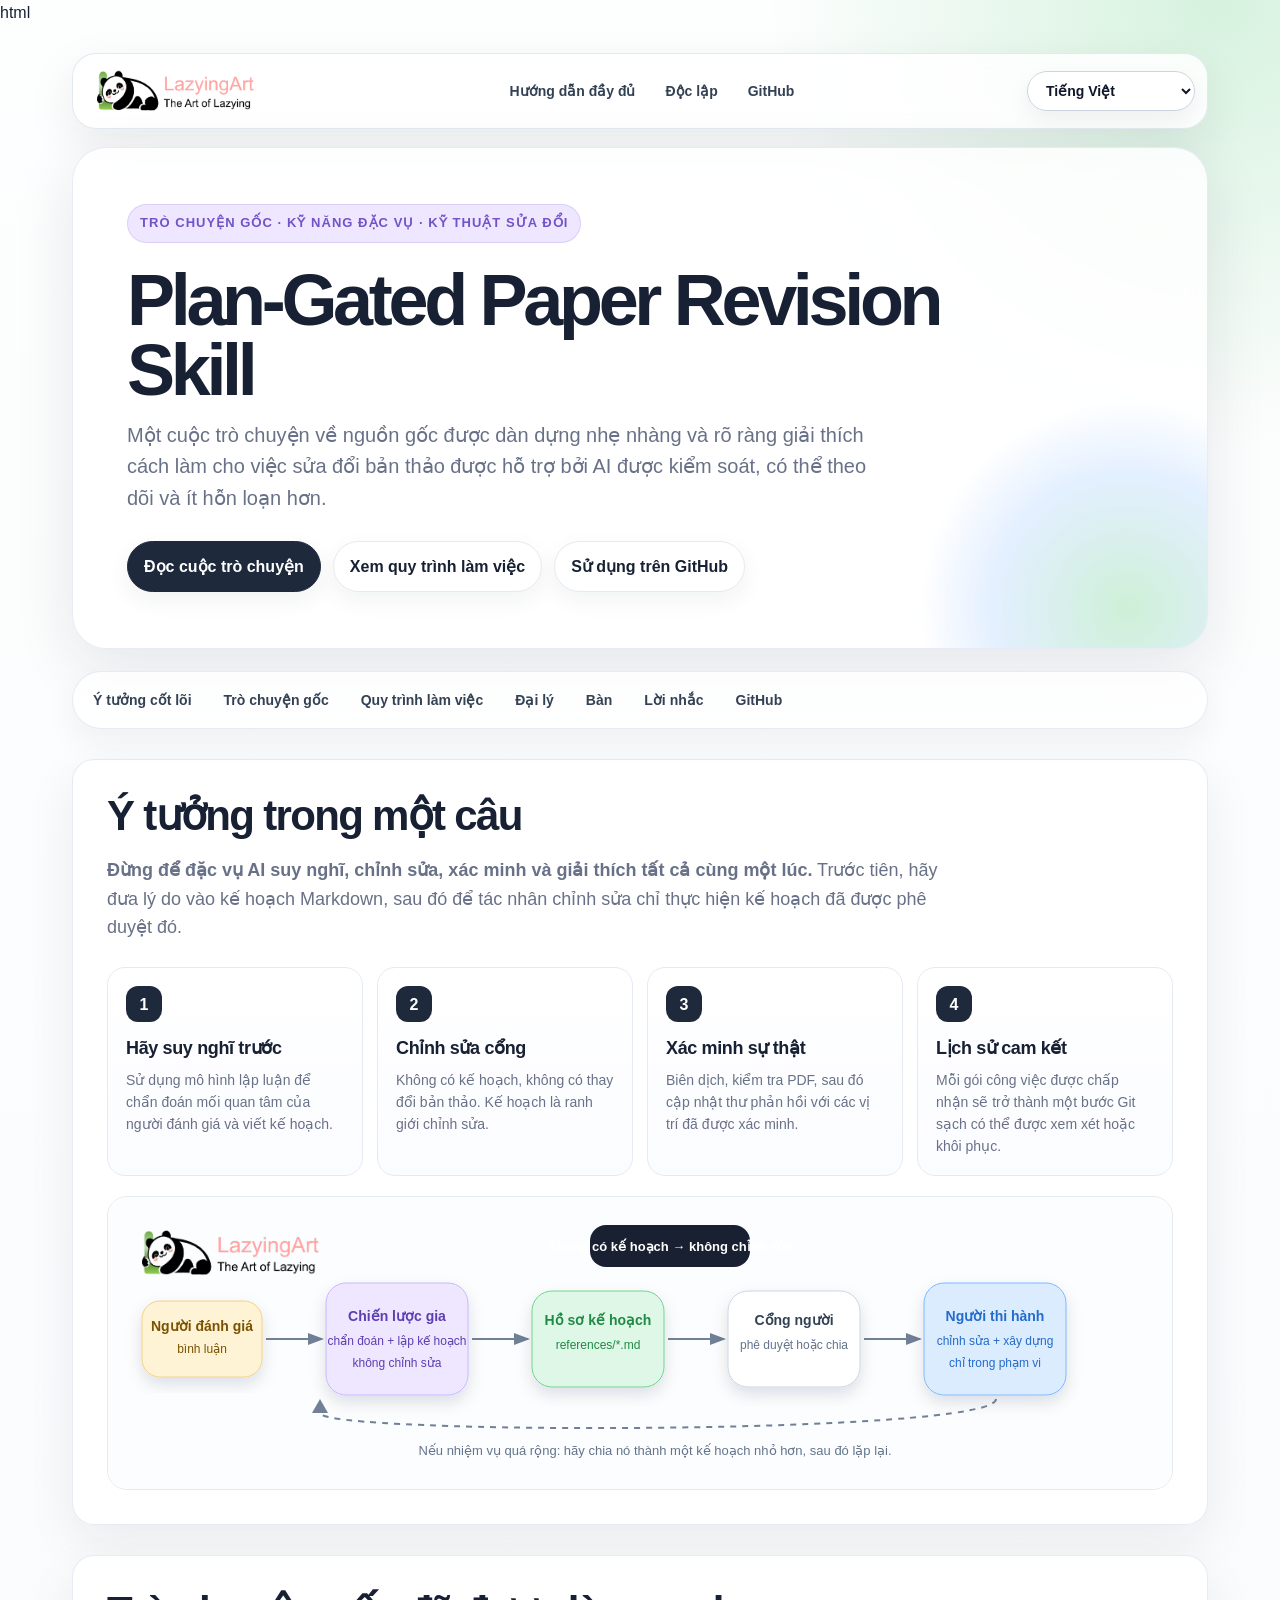
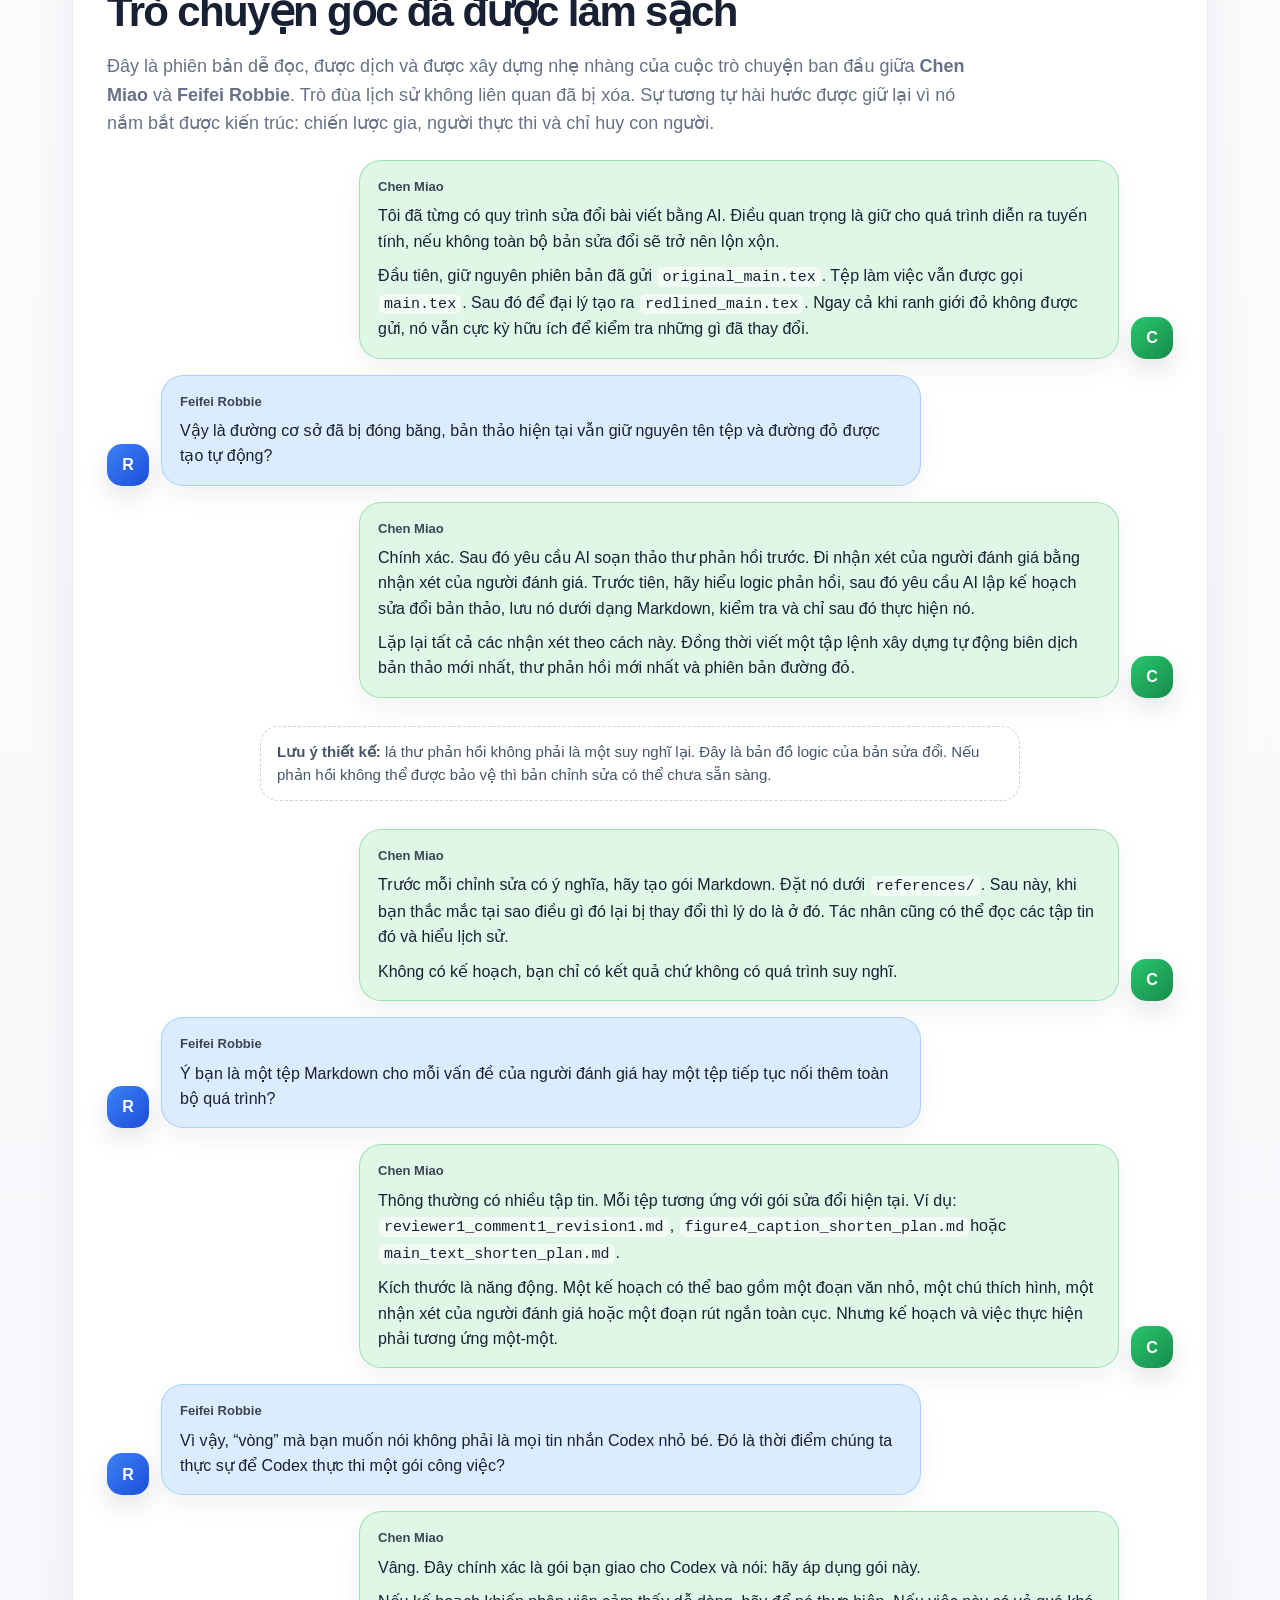
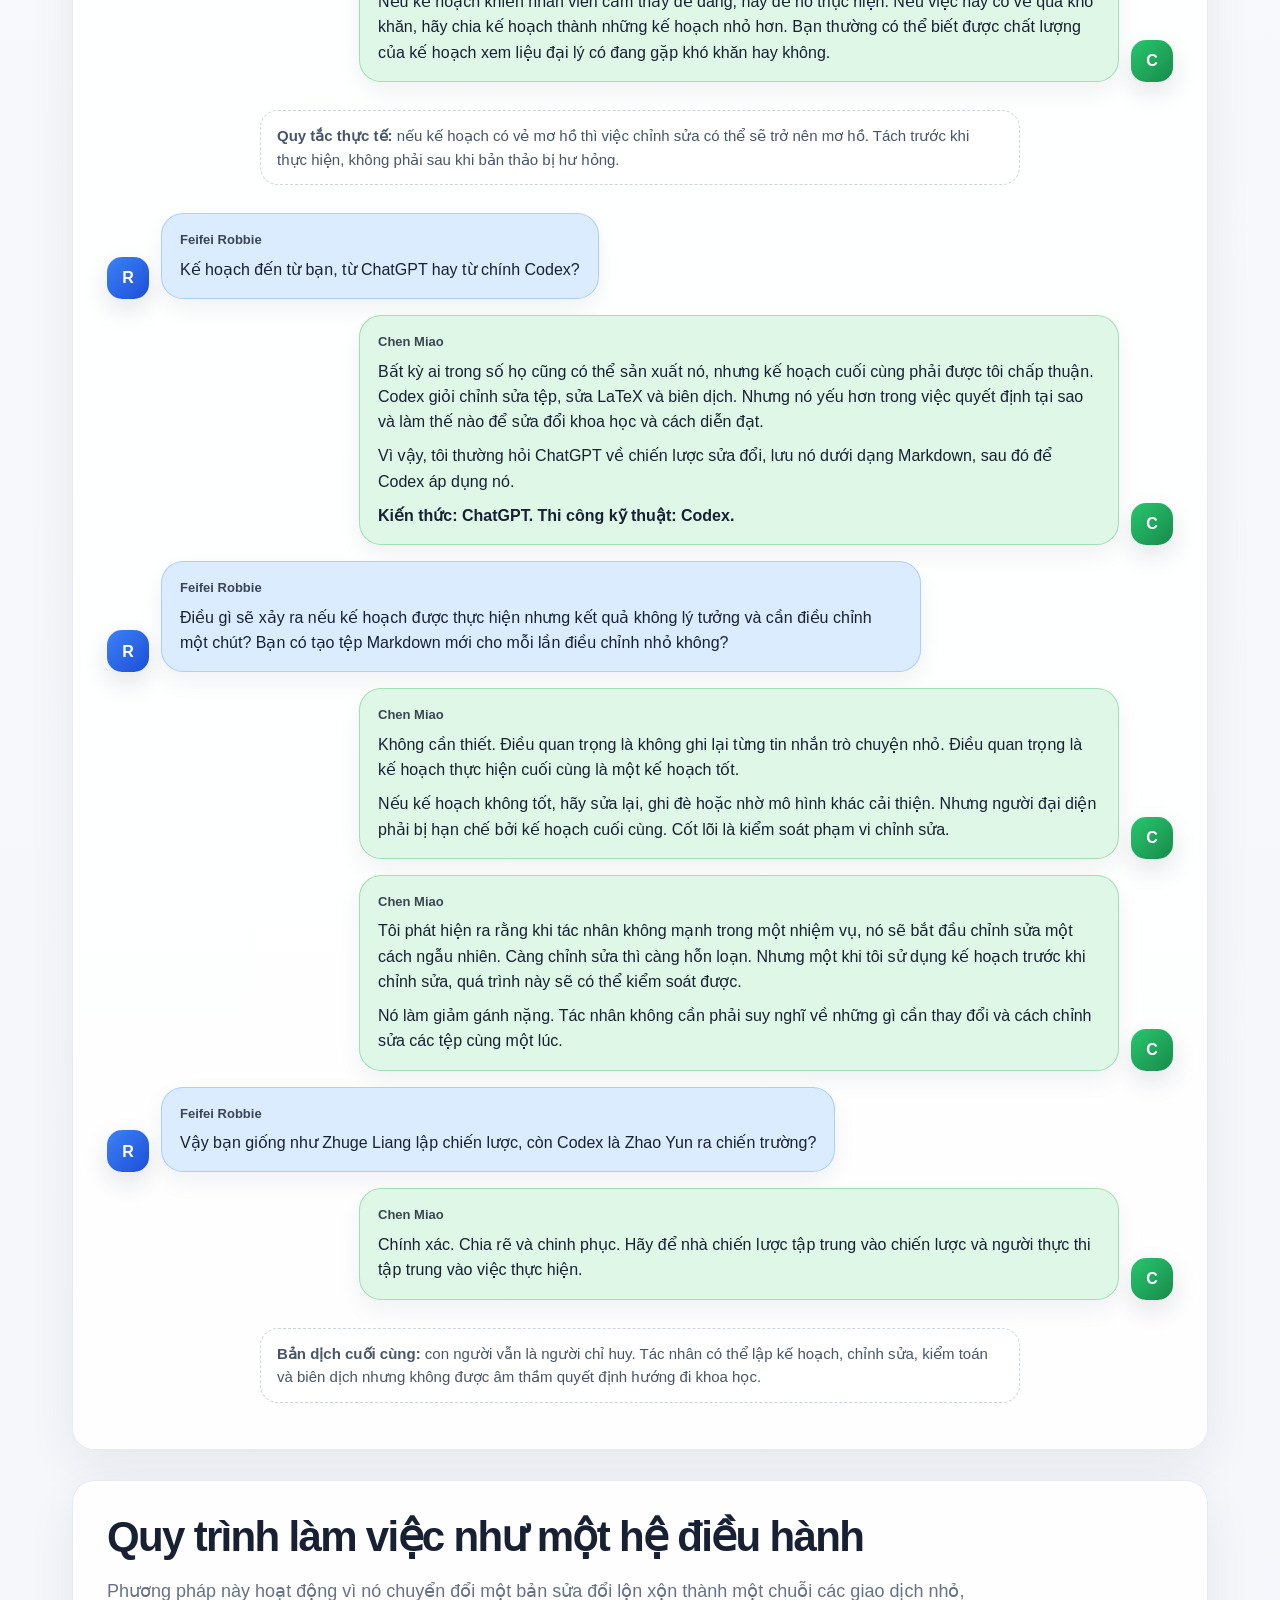
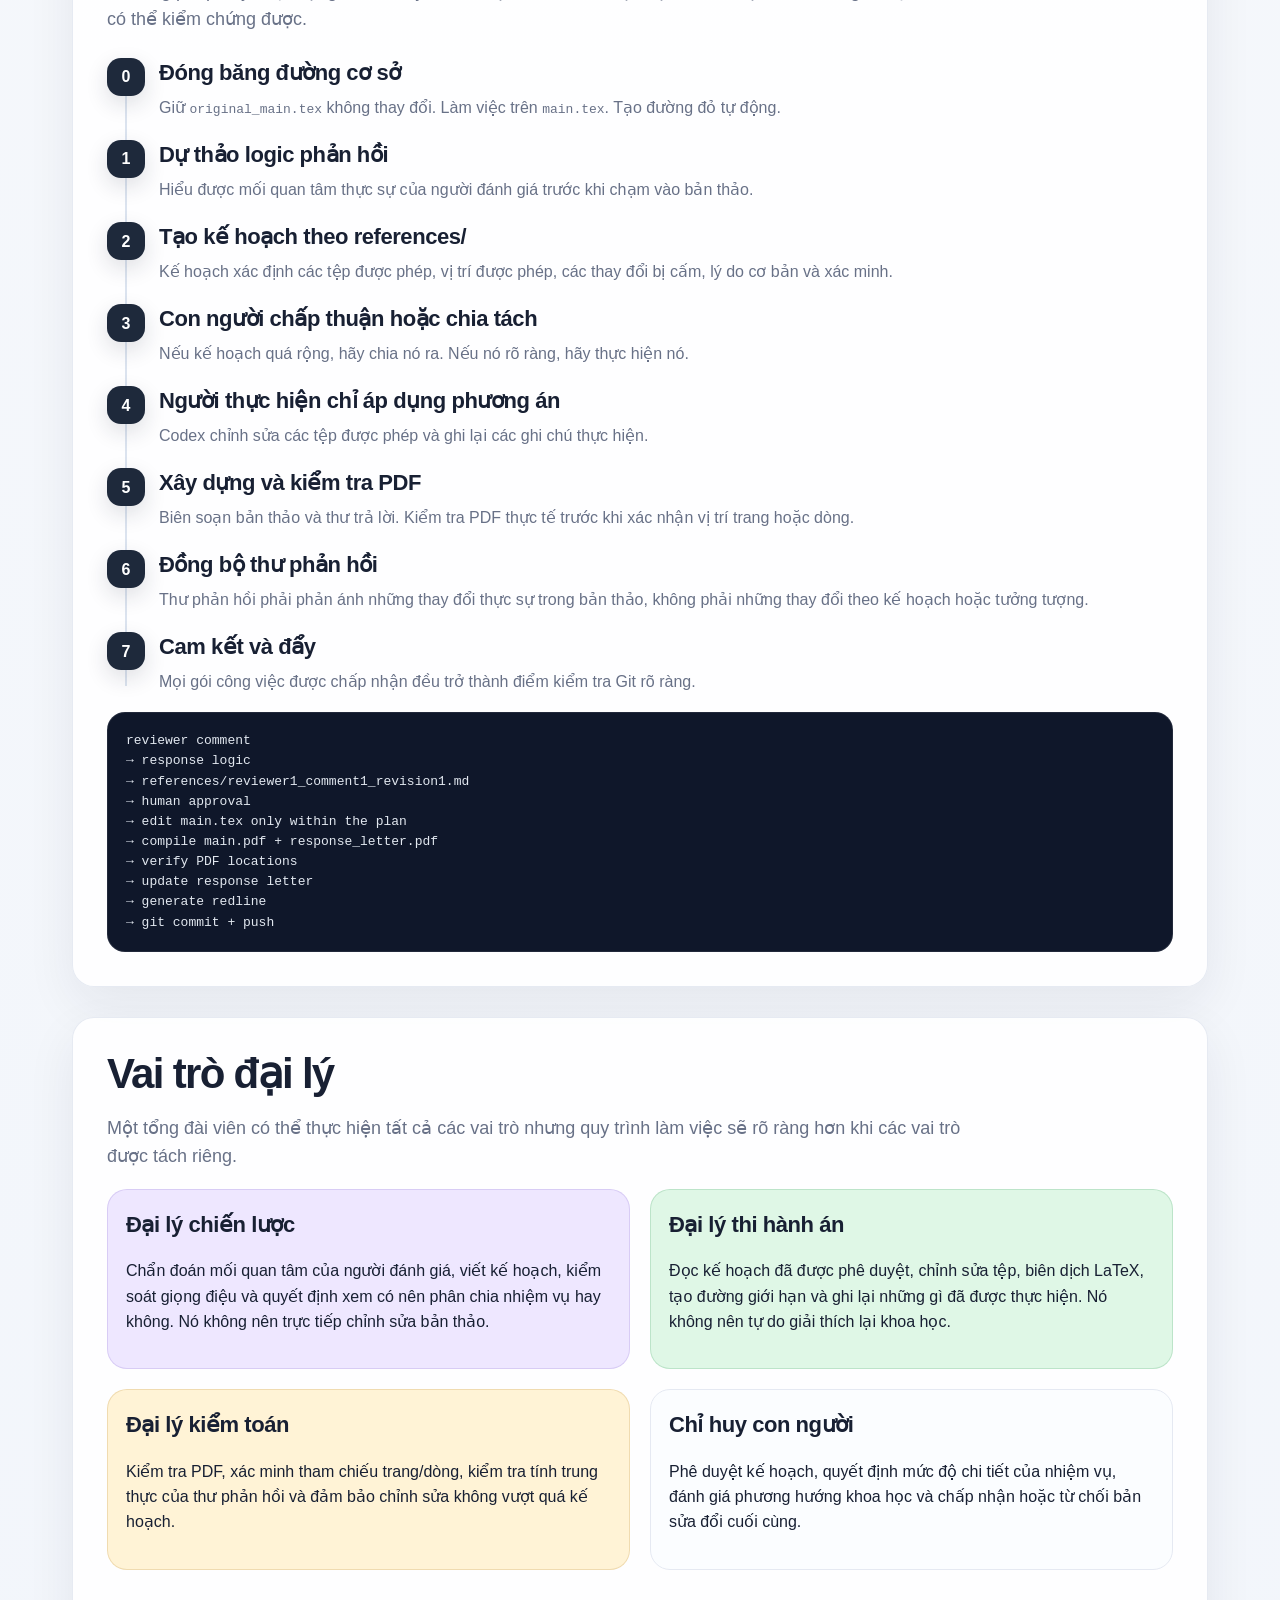
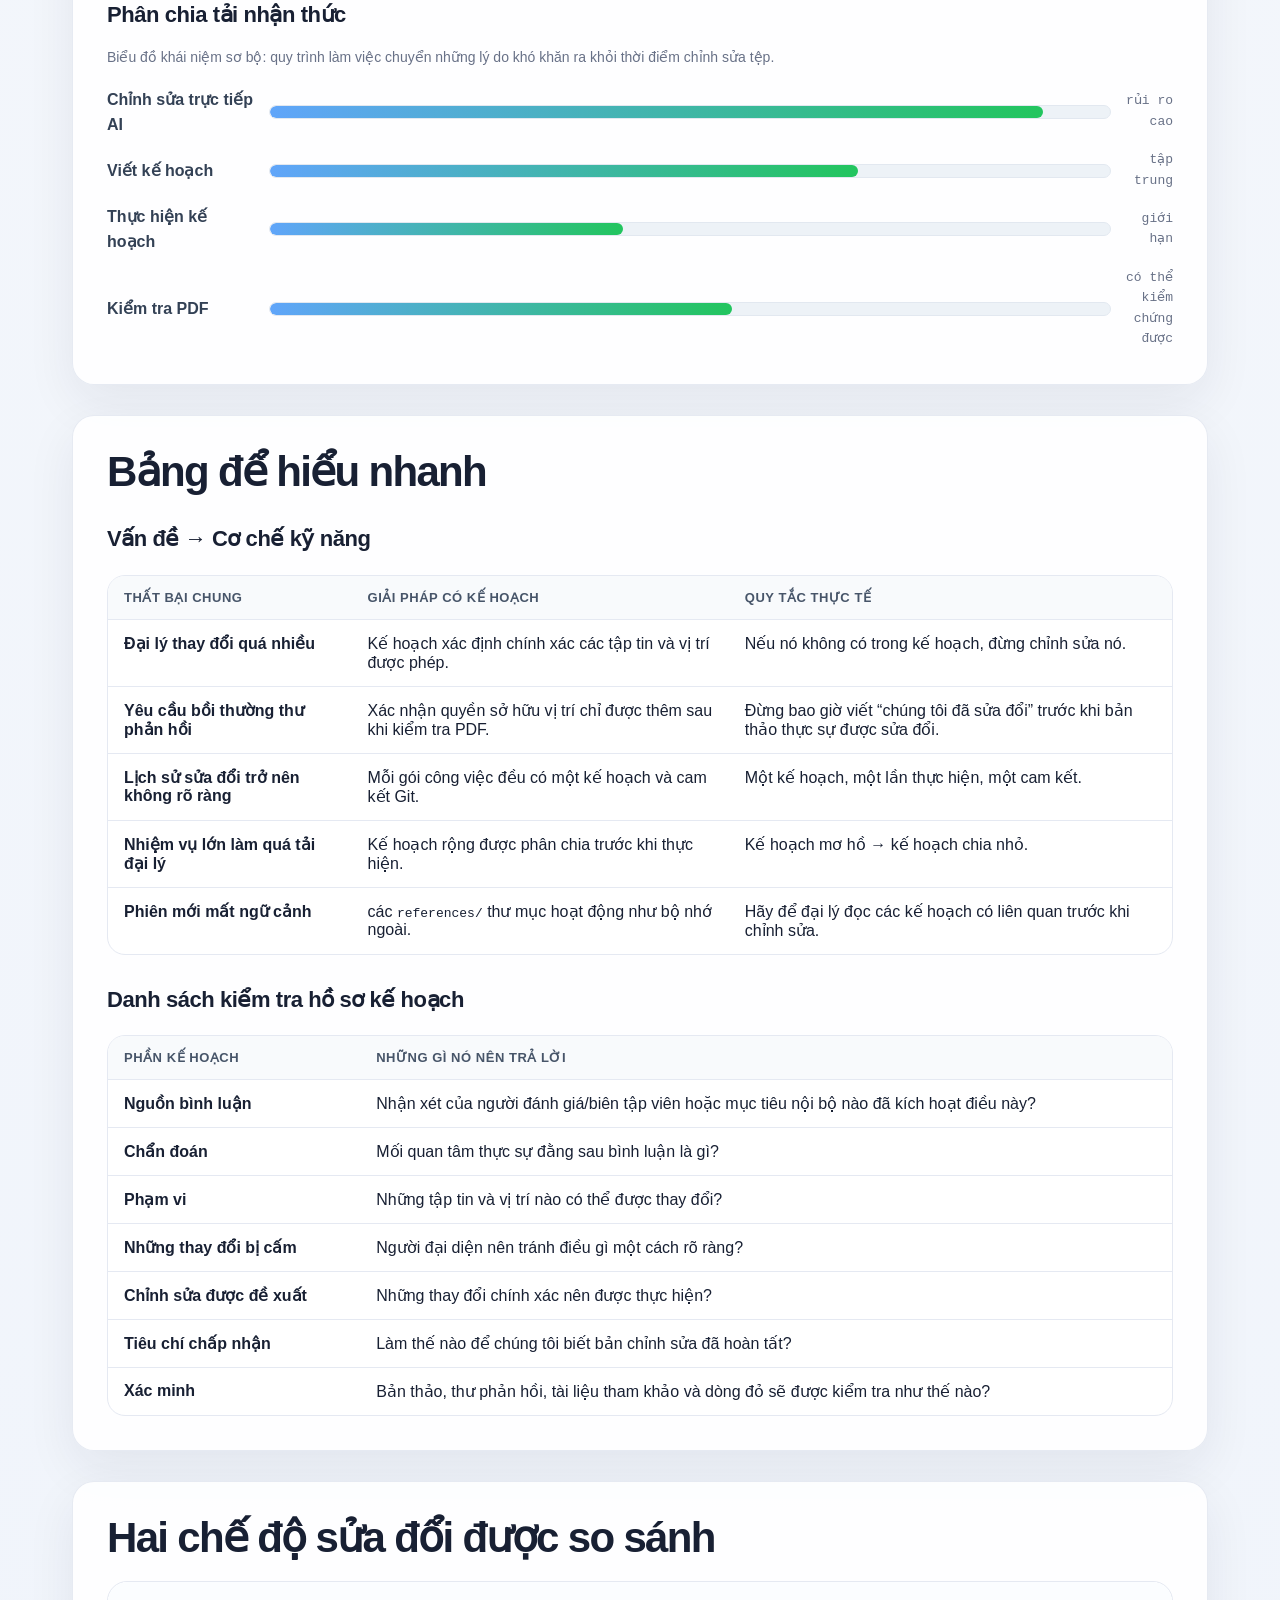
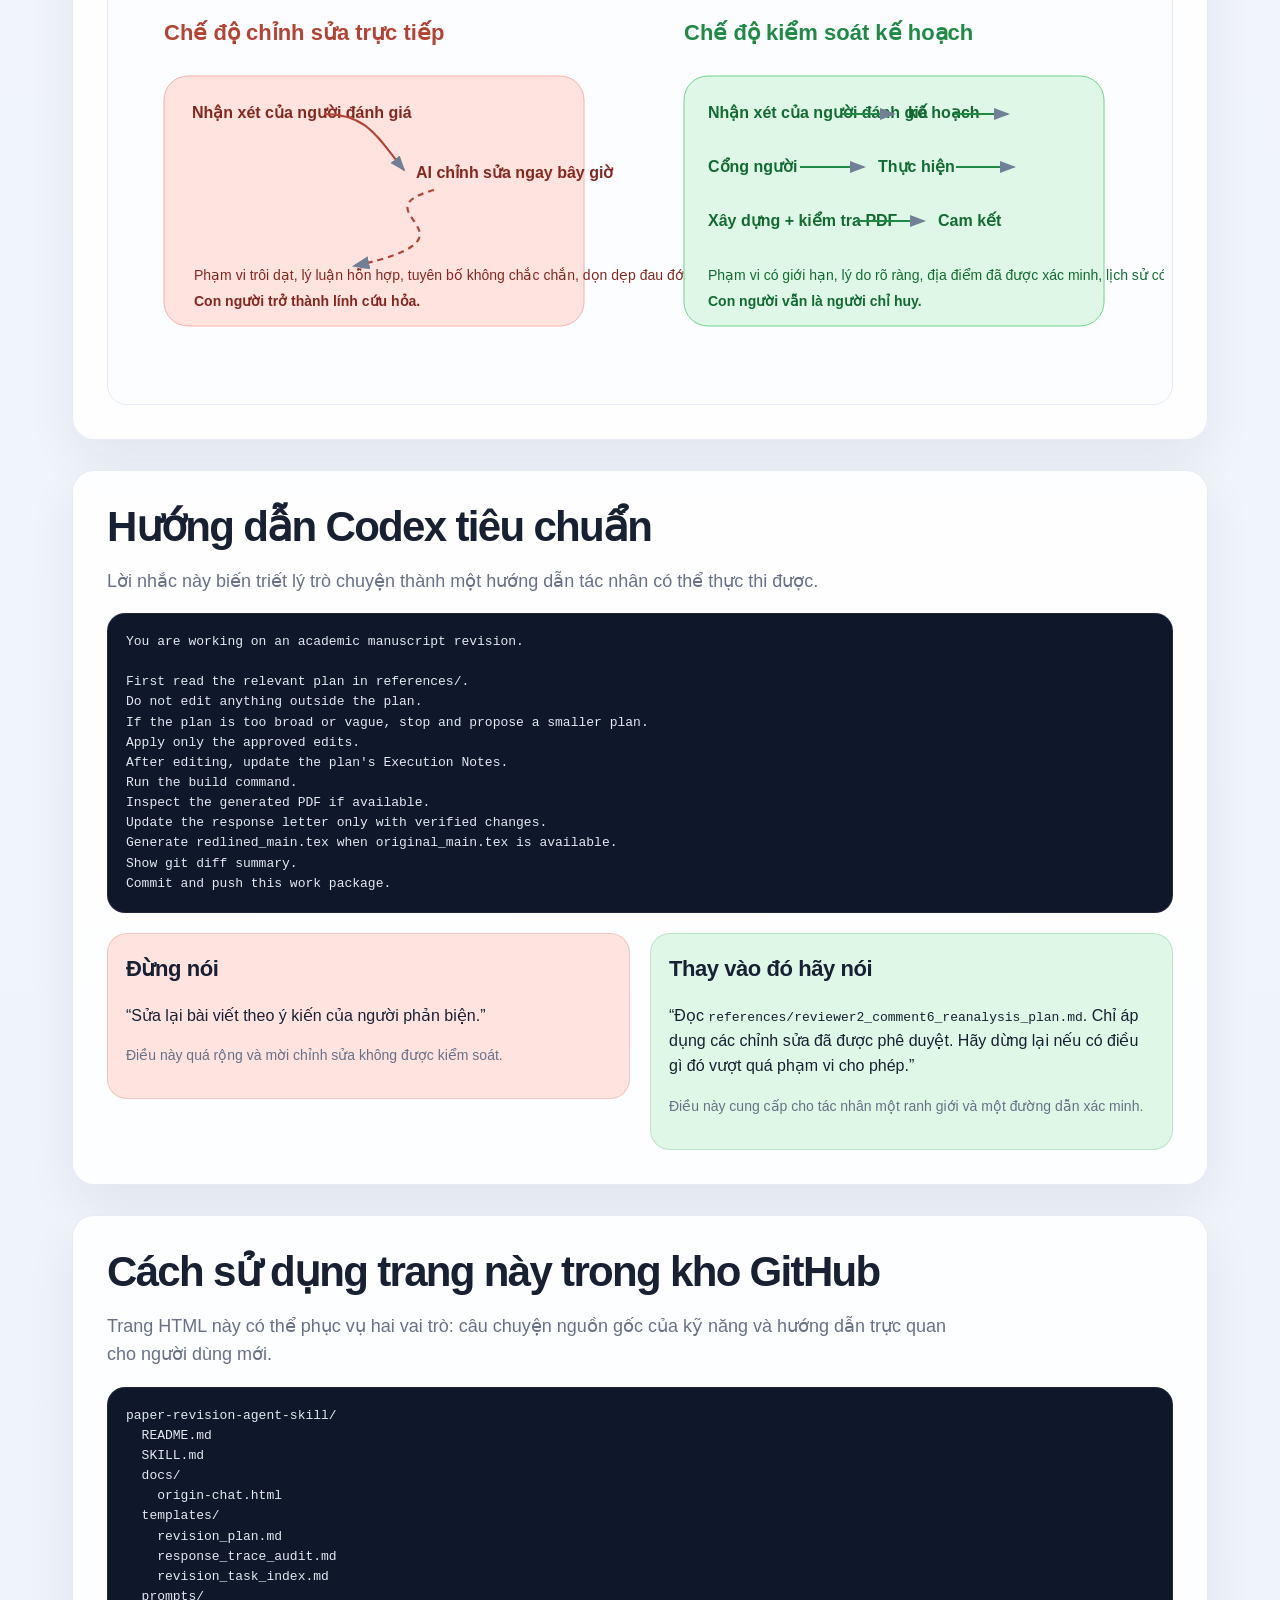
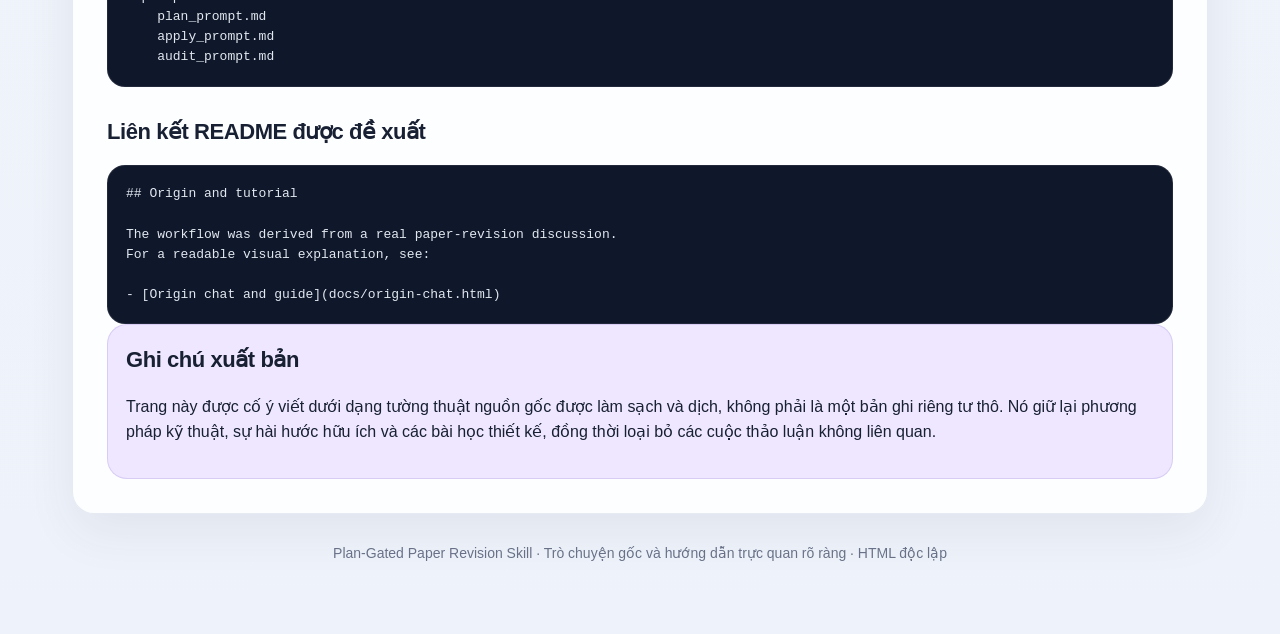
<file: docs/i18n/origin-chat.vi.html>
html
<html lang="vi">
<head>
<meta charset="utf-8"/>
<meta content="width=device-width, initial-scale=1" name="viewport"/>
<title>Paper Revision Skill — Tiếng Việt</title>
<meta content="A cleaned, readable origin chat and practical guide for the Plan-Gated Paper Revision Skill." name="description"/>
<style>
    :root {
      --bg: #f6f8fb;
      --paper: #ffffff;
      --ink: #182033;
      --muted: #687187;
      --line: #e5e9f2;
      --blue: #dcecff;
      --blue-edge: #7fb8ff;
      --blue-strong: #246bca;
      --green: #dff7e6;
      --green-edge: #72d38d;
      --green-strong: #1f8a45;
      --purple: #eee7ff;
      --purple-strong: #7352c7;
      --amber: #fff3d6;
      --amber-strong: #ae7100;
      --red: #ffe3df;
      --red-strong: #b34435;
      --shadow: 0 18px 60px rgba(25, 33, 58, .10);
      --radius: 22px;
      --mono: ui-monospace, SFMono-Regular, Menlo, Monaco, Consolas, "Liberation Mono", monospace;
      --sans: -apple-system, BlinkMacSystemFont, "SF Pro Display", "SF Pro Text", Inter, Segoe UI, Roboto, Helvetica, Arial, sans-serif;
    }

    * { box-sizing: border-box; }
    html { scroll-behavior: smooth; }
    body {
      margin: 0;
      font-family: var(--sans);
      color: var(--ink);
      background:
        radial-gradient(circle at 8% -5%, rgba(127, 184, 255, .35), transparent 30rem),
        radial-gradient(circle at 95% 0%, rgba(114, 211, 141, .28), transparent 28rem),
        linear-gradient(180deg, #fdfefe 0%, var(--bg) 35%, #eef3fb 100%);
      line-height: 1.58;
    }

    a { color: var(--blue-strong); text-decoration: none; }
    a:hover { text-decoration: underline; }

    .page {
      max-width: 1180px;
      margin: 0 auto;
      padding: 28px 22px 70px;
    }

    .langbar {
      margin: 0 0 16px;
      display: flex;
      flex-wrap: wrap;
      gap: 7px;
      align-items: center;
    }
    .langbar a {
      display: inline-flex;
      align-items: center;
      min-height: 30px;
      padding: 6px 10px;
      border: 1px solid rgba(229,233,242,.95);
      border-radius: 999px;
      background: rgba(255,255,255,.72);
      box-shadow: 0 8px 22px rgba(25,33,58,.05);
      color: #334155;
      font-size: 13px;
      font-weight: 700;
      text-decoration: none;
    }
    .langbar a:hover,
    .langbar a.active {
      background: #1e293b;
      color: #fff;
      border-color: #1e293b;
    }

    .hero {
      position: relative;
      overflow: hidden;
      border: 1px solid rgba(229, 233, 242, .9);
      border-radius: 34px;
      background: rgba(255, 255, 255, .82);
      box-shadow: var(--shadow);
      padding: 56px 54px;
      backdrop-filter: blur(12px);
    }
    .hero:before {
      content: "";
      position: absolute;
      inset: auto -130px -170px auto;
      width: 420px;
      height: 420px;
      border-radius: 999px;
      background: radial-gradient(circle, rgba(114,211,141,.35), rgba(127,184,255,.22) 45%, transparent 70%);
      pointer-events: none;
    }
    .eyebrow {
      display: inline-flex;
      align-items: center;
      gap: 8px;
      font-size: 13px;
      letter-spacing: .08em;
      text-transform: uppercase;
      color: var(--purple-strong);
      background: var(--purple);
      border: 1px solid rgba(115,82,199,.16);
      border-radius: 999px;
      padding: 8px 12px;
      font-weight: 750;
    }
    h1 {
      margin: 22px 0 14px;
      font-size: clamp(38px, 6vw, 72px);
      line-height: .98;
      letter-spacing: -0.06em;
      max-width: 870px;
    }
    .subtitle {
      max-width: 770px;
      color: var(--muted);
      font-size: 20px;
      margin: 0;
    }
    .hero-actions {
      margin-top: 26px;
      display: flex;
      flex-wrap: wrap;
      gap: 12px;
    }
    .btn {
      display: inline-flex;
      align-items: center;
      justify-content: center;
      border-radius: 999px;
      padding: 12px 16px;
      font-weight: 740;
      border: 1px solid var(--line);
      background: white;
      color: var(--ink);
      box-shadow: 0 8px 24px rgba(25,33,58,.06);
    }
    .btn.primary {
      background: #1e293b;
      color: white;
      border-color: #1e293b;
    }

    .nav {
      position: sticky;
      top: 0;
      z-index: 4;
      margin: 22px 0;
      border: 1px solid rgba(229,233,242,.92);
      border-radius: 999px;
      background: rgba(255,255,255,.78);
      box-shadow: 0 12px 32px rgba(25,33,58,.06);
      backdrop-filter: blur(12px);
      padding: 8px;
      display: flex;
      gap: 8px;
      overflow-x: auto;
    }
    .nav a {
      white-space: nowrap;
      color: #334155;
      padding: 9px 12px;
      border-radius: 999px;
      font-weight: 650;
      font-size: 14px;
    }
    .nav a:hover {
      background: #f1f5f9;
      text-decoration: none;
    }

    section {
      margin-top: 30px;
      background: rgba(255,255,255,.88);
      border: 1px solid rgba(229,233,242,.95);
      border-radius: var(--radius);
      box-shadow: 0 18px 50px rgba(25,33,58,.07);
      padding: 34px;
    }
    section.flat { box-shadow: none; }
    h2 {
      margin: 0 0 14px;
      font-size: clamp(26px, 3.5vw, 42px);
      line-height: 1.05;
      letter-spacing: -0.04em;
    }
    h3 {
      margin: 28px 0 12px;
      font-size: 22px;
      letter-spacing: -0.02em;
    }
    .lead { color: var(--muted); font-size: 18px; max-width: 860px; }
    .small { color: var(--muted); font-size: 14px; }

    .cards {
      display: grid;
      grid-template-columns: repeat(4, 1fr);
      gap: 14px;
      margin-top: 26px;
    }
    .card {
      border: 1px solid var(--line);
      border-radius: 18px;
      padding: 18px;
      background: linear-gradient(180deg, #ffffff, #fbfcff);
      min-height: 150px;
    }
    .card .num {
      display: inline-grid;
      place-items: center;
      width: 36px;
      height: 36px;
      border-radius: 12px;
      color: white;
      background: #1e293b;
      font-weight: 800;
      margin-bottom: 12px;
    }
    .card h3 { margin: 0 0 6px; font-size: 18px; }
    .card p { margin: 0; color: var(--muted); font-size: 14px; }

    .diagram {
      overflow-x: auto;
      border: 1px solid var(--line);
      border-radius: 20px;
      background: #fbfdff;
      padding: 16px;
      margin-top: 20px;
    }
    svg text { font-family: var(--sans); }

    .chat-wrap {
      display: flex;
      flex-direction: column;
      gap: 16px;
      margin-top: 22px;
    }
    .msg-row {
      display: flex;
      align-items: flex-end;
      gap: 12px;
      max-width: 100%;
    }
    .msg-row.right { justify-content: flex-end; }
    .avatar {
      flex: 0 0 42px;
      width: 42px;
      height: 42px;
      border-radius: 15px;
      display: grid;
      place-items: center;
      color: white;
      font-weight: 850;
      box-shadow: 0 10px 26px rgba(25,33,58,.12);
    }
    .avatar.blue { background: linear-gradient(135deg, #3b82f6, #1d4ed8); }
    .avatar.green { background: linear-gradient(135deg, #28c76f, #188a4a); }
    .bubble {
      max-width: 760px;
      border-radius: 22px;
      padding: 16px 18px;
      border: 1px solid var(--line);
      box-shadow: 0 10px 25px rgba(25,33,58,.06);
      position: relative;
    }
    .bubble.blue {
      background: var(--blue);
      border-color: rgba(127,184,255,.55);
    }
    .bubble.green {
      background: var(--green);
      border-color: rgba(114,211,141,.58);
    }
    .bubble .name {
      font-size: 13px;
      font-weight: 820;
      margin-bottom: 6px;
      opacity: .82;
    }
    .bubble p { margin: 0 0 9px; }
    .bubble p:last-child { margin-bottom: 0; }
    .bubble ul { margin: 8px 0 0 20px; padding: 0; }
    .bubble code, .inline-code {
      font-family: var(--mono);
      font-size: .94em;
      background: rgba(255,255,255,.62);
      border: 1px solid rgba(0,0,0,.05);
      border-radius: 7px;
      padding: 1px 5px;
    }
    .aside-note {
      margin: 12px auto;
      max-width: 760px;
      background: #ffffff;
      border: 1px dashed #cbd5e1;
      color: #475569;
      border-radius: 18px;
      padding: 13px 16px;
      font-size: 15px;
    }

    .two-col {
      display: grid;
      grid-template-columns: 1fr 1fr;
      gap: 20px;
      align-items: start;
    }
    .callout {
      border-radius: 20px;
      border: 1px solid var(--line);
      padding: 18px;
      background: #fbfdff;
    }
    .callout h3 { margin-top: 0; }
    .callout.warning { background: var(--amber); border-color: rgba(174,113,0,.18); }
    .callout.success { background: var(--green); border-color: rgba(31,138,69,.18); }
    .callout.danger { background: var(--red); border-color: rgba(179,68,53,.18); }
    .callout.purple { background: var(--purple); border-color: rgba(115,82,199,.18); }

    table {
      width: 100%;
      border-collapse: separate;
      border-spacing: 0;
      overflow: hidden;
      border: 1px solid var(--line);
      border-radius: 18px;
      background: white;
      margin-top: 18px;
    }
    th, td {
      padding: 14px 16px;
      text-align: left;
      vertical-align: top;
      border-bottom: 1px solid var(--line);
    }
    th {
      background: #f8fafc;
      font-size: 13px;
      letter-spacing: .04em;
      text-transform: uppercase;
      color: #475569;
    }
    tr:last-child td { border-bottom: none; }
    td:first-child { font-weight: 720; }

    pre {
      margin: 16px 0 0;
      padding: 18px;
      border-radius: 18px;
      background: #0f172a;
      color: #e2e8f0;
      overflow-x: auto;
      font-family: var(--mono);
      font-size: 13px;
      line-height: 1.55;
      border: 1px solid rgba(255,255,255,.08);
    }

    .bars { display: grid; gap: 13px; margin-top: 18px; }
    .bar-line { display: grid; grid-template-columns: 150px 1fr 50px; gap: 12px; align-items: center; }
    .bar-label { color: #334155; font-weight: 700; }
    .bar-track { height: 14px; border-radius: 999px; background: #edf2f7; overflow: hidden; border: 1px solid #e2e8f0; }
    .bar-fill { height: 100%; border-radius: 999px; background: linear-gradient(90deg, #60a5fa, #22c55e); }
    .bar-value { text-align: right; color: var(--muted); font-family: var(--mono); font-size: 13px; }

    .timeline { margin-top: 22px; position: relative; }
    .timeline:before {
      content: "";
      position: absolute;
      left: 18px;
      top: 8px;
      bottom: 8px;
      width: 2px;
      background: #dbe3ef;
    }
    .tl-item {
      position: relative;
      padding-left: 52px;
      margin: 18px 0;
    }
    .tl-dot {
      position: absolute;
      left: 0;
      top: 2px;
      width: 38px;
      height: 38px;
      border-radius: 14px;
      display: grid;
      place-items: center;
      background: #1e293b;
      color: white;
      font-weight: 850;
      box-shadow: 0 8px 22px rgba(25,33,58,.14);
    }
    .tl-item h3 { margin: 0 0 4px; }
    .tl-item p { margin: 0; color: var(--muted); }

    .footer {
      margin: 28px 0 0;
      text-align: center;
      color: var(--muted);
      font-size: 14px;
    }

    @media (max-width: 880px) {
      .hero { padding: 38px 26px; }
      .cards, .two-col { grid-template-columns: 1fr; }
      section { padding: 24px; }
      .bubble { max-width: calc(100vw - 110px); }
      .bar-line { grid-template-columns: 1fr; gap: 6px; }
      .bar-value { text-align: left; }
    }

    @media print {
      body { background: white; }
      .site-header, .langbar, .nav, .hero-actions { display: none; }
      section, .hero { box-shadow: none; break-inside: avoid; }
      .bubble { box-shadow: none; }
    }
  </style>
<link href="../site.css" rel="stylesheet"/>
<link href="style.css" rel="stylesheet"/>
<script defer="" src="../site.js"></script>
</head>
<body>
<main class="page">
<header aria-label="Site navigation" class="site-header">
<a class="site-brand" href="../index.html">Paper Revision Skill</a>
<nav aria-label="Primary navigation" class="site-nav">
<a href="../origin-chat.html">Hướng dẫn đầy đủ</a>
<a href="../origin-chat-downloaded-package.html">Độc lập</a>
<a href="https://github.com/lachlanchen/paper-revision-skill">GitHub</a>
</nav>
<div class="language-menu">
<label class="sr-only" for="language-select">Chọn ngôn ngữ</label>
<select aria-label="Choose language" data-language-select="" id="language-select">
<option value="../origin-chat.html">English</option>
<option value="origin-chat.ar.html">العربية</option>
<option value="origin-chat.es.html">Español</option>
<option value="origin-chat.fr.html">Français</option>
<option value="origin-chat.ja.html">日本語</option>
<option value="origin-chat.ko.html">한국어</option>
<option selected="" value="origin-chat.vi.html">Tiếng Việt</option>
<option value="origin-chat.zh-Hans.html">中文 (简体)</option>
<option value="origin-chat.zh-Hant.html">中文（繁體）</option>
<option value="origin-chat.de.html">Deutsch</option>
<option value="origin-chat.ru.html">Русский</option>
</select>
</div>
</header>
<header class="hero">
<span class="eyebrow">Trò chuyện gốc · Kỹ năng đặc vụ · Kỹ thuật sửa đổi</span>
<h1>Plan-Gated Paper Revision Skill</h1>
<p class="subtitle">Một cuộc trò chuyện về nguồn gốc được dàn dựng nhẹ nhàng và rõ ràng giải thích cách làm cho việc sửa đổi bản thảo được hỗ trợ bởi AI được kiểm soát, có thể theo dõi và ít hỗn loạn hơn.</p>
<div class="hero-actions">
<a class="btn primary" href="#chat">Đọc cuộc trò chuyện</a>
<a class="btn" href="#workflow">Xem quy trình làm việc</a>
<a class="btn" href="#github">Sử dụng trên GitHub</a>
</div>
</header>
<nav aria-label="Table of contents" class="nav">
<a href="#idea">Ý tưởng cốt lõi</a>
<a href="#chat">Trò chuyện gốc</a>
<a href="#workflow">Quy trình làm việc</a>
<a href="#roles">Đại lý</a>
<a href="#tables">Bàn</a>
<a href="#prompt">Lời nhắc</a>
<a href="#github">GitHub</a>
</nav>
<section id="idea">
<h2>Ý tưởng trong một câu</h2>
<p class="lead"><strong>Đừng để đặc vụ AI suy nghĩ, chỉnh sửa, xác minh và giải thích tất cả cùng một lúc.</strong> Trước tiên, hãy đưa lý do vào kế hoạch Markdown, sau đó để tác nhân chỉnh sửa chỉ thực hiện kế hoạch đã được phê duyệt đó.</p>
<div class="cards">
<article class="card">
<div class="num">1</div>
<h3>Hãy suy nghĩ trước</h3>
<p>Sử dụng mô hình lập luận để chẩn đoán mối quan tâm của người đánh giá và viết kế hoạch.</p>
</article>
<article class="card">
<div class="num">2</div>
<h3>Chỉnh sửa cổng</h3>
<p>Không có kế hoạch, không có thay đổi bản thảo. Kế hoạch là ranh giới chỉnh sửa.</p>
</article>
<article class="card">
<div class="num">3</div>
<h3>Xác minh sự thật</h3>
<p>Biên dịch, kiểm tra PDF, sau đó cập nhật thư phản hồi với các vị trí đã được xác minh.</p>
</article>
<article class="card">
<div class="num">4</div>
<h3>Lịch sử cam kết</h3>
<p>Mỗi gói công việc được chấp nhận sẽ trở thành một bước Git sạch có thể được xem xét hoặc khôi phục.</p>
</article>
</div>
<div aria-label="Plan gated workflow diagram" class="diagram">
<svg aria-label="Reviewer comment goes to strategist, plan, human approval, executor, build, auditor, response letter and git." height="260" role="img" viewBox="0 0 1040 260" width="1040">
<defs>
<marker id="arrow" markerHeight="10" markerUnits="strokeWidth" markerWidth="10" orient="auto" refX="7" refY="3">
<path d="M0,0 L0,6 L8,3 z" fill="#718096"></path>
</marker>
<filter height="140%" id="softShadow" width="140%" x="-20%" y="-20%">
<feDropShadow dx="0" dy="7" flood-color="#19213a" flood-opacity="0.12" stdDeviation="8"></feDropShadow>
</filter>
</defs>
<a aria-label="LazyingArt" href="https://lazying.art" rel="noopener" target="_blank">
<image height="56" href="../assets/lazyingart-logo.png" preserveAspectRatio="xMinYMid meet" width="190" x="18" y="12"/>
</a>
<rect fill="#fff3d6" filter="url(#softShadow)" height="76" rx="18" stroke="#f3d084" width="120" x="18" y="88"></rect>
<text fill="#7a5200" font-size="14" font-weight="800" text-anchor="middle" x="78" y="118">Người đánh giá</text>
<text fill="#7a5200" font-size="12" text-anchor="middle" x="78" y="140">bình luận</text>
<path d="M142 126 C168 126 174 126 198 126" fill="none" marker-end="url(#arrow)" stroke="#718096" stroke-width="2"></path>
<rect fill="#eee7ff" filter="url(#softShadow)" height="112" rx="20" stroke="#c7b8ff" width="142" x="202" y="70"></rect>
<text fill="#5d3eb2" font-size="14" font-weight="800" text-anchor="middle" x="273" y="108">Chiến lược gia</text>
<text fill="#5d3eb2" font-size="12" text-anchor="middle" x="273" y="132">chẩn đoán + lập kế hoạch</text>
<text fill="#5d3eb2" font-size="12" text-anchor="middle" x="273" y="154">không chỉnh sửa</text>
<path d="M348 126 C374 126 380 126 404 126" fill="none" marker-end="url(#arrow)" stroke="#718096" stroke-width="2"></path>
<rect fill="#dff7e6" filter="url(#softShadow)" height="96" rx="20" stroke="#72d38d" width="132" x="408" y="78"></rect>
<text fill="#1f8a45" font-size="14" font-weight="800" text-anchor="middle" x="474" y="112">Hồ sơ kế hoạch</text>
<text fill="#1f8a45" font-size="12" text-anchor="middle" x="474" y="136">references/*.md</text>
<path d="M544 126 C570 126 576 126 600 126" fill="none" marker-end="url(#arrow)" stroke="#718096" stroke-width="2"></path>
<rect fill="#ffffff" filter="url(#softShadow)" height="96" rx="20" stroke="#cbd5e1" width="132" x="604" y="78"></rect>
<text fill="#334155" font-size="14" font-weight="800" text-anchor="middle" x="670" y="112">Cổng người</text>
<text fill="#64748b" font-size="12" text-anchor="middle" x="670" y="136">phê duyệt hoặc chia</text>
<path d="M740 126 C766 126 772 126 796 126" fill="none" marker-end="url(#arrow)" stroke="#718096" stroke-width="2"></path>
<rect fill="#dcecff" filter="url(#softShadow)" height="112" rx="20" stroke="#7fb8ff" width="142" x="800" y="70"></rect>
<text fill="#246bca" font-size="14" font-weight="800" text-anchor="middle" x="871" y="108">Người thi hành</text>
<text fill="#246bca" font-size="12" text-anchor="middle" x="871" y="132">chỉnh sửa + xây dựng</text>
<text fill="#246bca" font-size="12" text-anchor="middle" x="871" y="154">chỉ trong phạm vi</text>
<path d="M872 186 C872 222 196 222 196 200" fill="none" stroke="#718096" stroke-dasharray="6 6" stroke-width="2"></path>
<path d="M196 186 L188 200 L204 200 Z" fill="#718096"></path>
<text fill="#64748b" font-size="13" text-anchor="middle" x="531" y="242">Nếu nhiệm vụ quá rộng: hãy chia nó thành một kế hoạch nhỏ hơn, sau đó lặp lại.</text>
<rect fill="#0f172a" height="42" opacity=".96" rx="16" width="160" x="466" y="12"></rect>
<text fill="#fff" font-size="13" font-weight="800" text-anchor="middle" x="546" y="38">Không có kế hoạch → không chỉnh sửa</text>
</svg>
</div>
</section>
<section id="chat">
<h2>Trò chuyện gốc đã được làm sạch</h2>
<p class="lead">Đây là phiên bản dễ đọc, được dịch và được xây dựng nhẹ nhàng của cuộc trò chuyện ban đầu giữa <strong>Chen Miao</strong> và <strong>Feifei Robbie</strong>. Trò đùa lịch sử không liên quan đã bị xóa. Sự tương tự hài hước được giữ lại vì nó nắm bắt được kiến ​​trúc: chiến lược gia, người thực thi và chỉ huy con người.</p>
<div class="chat-wrap">
<div class="msg-row right">
<div class="bubble green">
<div class="name">Chen Miao</div>
<p>Tôi đã từng có quy trình sửa đổi bài viết bằng AI. Điều quan trọng là giữ cho quá trình diễn ra tuyến tính, nếu không toàn bộ bản sửa đổi sẽ trở nên lộn xộn.</p>
<p>Đầu tiên, giữ nguyên phiên bản đã gửi <code>original_main.tex</code>. Tệp làm việc vẫn được gọi <code>main.tex</code>. Sau đó để đại lý tạo ra <code>redlined_main.tex</code>. Ngay cả khi ranh giới đỏ không được gửi, nó vẫn cực kỳ hữu ích để kiểm tra những gì đã thay đổi.</p>
</div>
<div class="avatar green">C</div>
</div>
<div class="msg-row">
<div class="avatar blue">R</div>
<div class="bubble blue">
<div class="name">Feifei Robbie</div>
<p>Vậy là đường cơ sở đã bị đóng băng, bản thảo hiện tại vẫn giữ nguyên tên tệp và đường đỏ được tạo tự động?</p>
</div>
</div>
<div class="msg-row right">
<div class="bubble green">
<div class="name">Chen Miao</div>
<p>Chính xác. Sau đó yêu cầu AI soạn thảo thư phản hồi trước. Đi nhận xét của người đánh giá bằng nhận xét của người đánh giá. Trước tiên, hãy hiểu logic phản hồi, sau đó yêu cầu AI lập kế hoạch sửa đổi bản thảo, lưu nó dưới dạng Markdown, kiểm tra và chỉ sau đó thực hiện nó.</p>
<p>Lặp lại tất cả các nhận xét theo cách này. Đồng thời viết một tập lệnh xây dựng tự động biên dịch bản thảo mới nhất, thư phản hồi mới nhất và phiên bản đường đỏ.</p>
</div>
<div class="avatar green">C</div>
</div>
<div class="aside-note"><strong>Lưu ý thiết kế:</strong> lá thư phản hồi không phải là một suy nghĩ lại. Đây là bản đồ logic của bản sửa đổi. Nếu phản hồi không thể được bảo vệ thì bản chỉnh sửa có thể chưa sẵn sàng.</div>
<div class="msg-row right">
<div class="bubble green">
<div class="name">Chen Miao</div>
<p>Trước mỗi chỉnh sửa có ý nghĩa, hãy tạo gói Markdown. Đặt nó dưới <code>references/</code>. Sau này, khi bạn thắc mắc tại sao điều gì đó lại bị thay đổi thì lý do là ở đó. Tác nhân cũng có thể đọc các tập tin đó và hiểu lịch sử.</p>
<p>Không có kế hoạch, bạn chỉ có kết quả chứ không có quá trình suy nghĩ.</p>
</div>
<div class="avatar green">C</div>
</div>
<div class="msg-row">
<div class="avatar blue">R</div>
<div class="bubble blue">
<div class="name">Feifei Robbie</div>
<p>Ý bạn là một tệp Markdown cho mỗi vấn đề của người đánh giá hay một tệp tiếp tục nối thêm toàn bộ quá trình?</p>
</div>
</div>
<div class="msg-row right">
<div class="bubble green">
<div class="name">Chen Miao</div>
<p>Thông thường có nhiều tập tin. Mỗi tệp tương ứng với gói sửa đổi hiện tại. Ví dụ: <code>reviewer1_comment1_revision1.md</code>, <code>figure4_caption_shorten_plan.md</code>hoặc <code>main_text_shorten_plan.md</code>.</p>
<p>Kích thước là năng động. Một kế hoạch có thể bao gồm một đoạn văn nhỏ, một chú thích hình, một nhận xét của người đánh giá hoặc một đoạn rút ngắn toàn cục. Nhưng kế hoạch và việc thực hiện phải tương ứng một-một.</p>
</div>
<div class="avatar green">C</div>
</div>
<div class="msg-row">
<div class="avatar blue">R</div>
<div class="bubble blue">
<div class="name">Feifei Robbie</div>
<p>Vì vậy, “vòng” mà bạn muốn nói không phải là mọi tin nhắn Codex nhỏ bé. Đó là thời điểm chúng ta thực sự để Codex thực thi một gói công việc?</p>
</div>
</div>
<div class="msg-row right">
<div class="bubble green">
<div class="name">Chen Miao</div>
<p>Vâng. Đây chính xác là gói bạn giao cho Codex và nói: hãy áp dụng gói này.</p>
<p>Nếu kế hoạch khiến nhân viên cảm thấy dễ dàng, hãy để nó thực hiện. Nếu việc này có vẻ quá khó khăn, hãy chia kế hoạch thành những kế hoạch nhỏ hơn. Bạn thường có thể biết được chất lượng của kế hoạch xem liệu đại lý có đang gặp khó khăn hay không.</p>
</div>
<div class="avatar green">C</div>
</div>
<div class="aside-note"><strong>Quy tắc thực tế:</strong> nếu kế hoạch có vẻ mơ hồ thì việc chỉnh sửa có thể sẽ trở nên mơ hồ. Tách trước khi thực hiện, không phải sau khi bản thảo bị hư hỏng.</div>
<div class="msg-row">
<div class="avatar blue">R</div>
<div class="bubble blue">
<div class="name">Feifei Robbie</div>
<p>Kế hoạch đến từ bạn, từ ChatGPT hay từ chính Codex?</p>
</div>
</div>
<div class="msg-row right">
<div class="bubble green">
<div class="name">Chen Miao</div>
<p>Bất kỳ ai trong số họ cũng có thể sản xuất nó, nhưng kế hoạch cuối cùng phải được tôi chấp thuận. Codex giỏi chỉnh sửa tệp, sửa LaTeX và biên dịch. Nhưng nó yếu hơn trong việc quyết định tại sao và làm thế nào để sửa đổi khoa học và cách diễn đạt.</p>
<p>Vì vậy, tôi thường hỏi ChatGPT về chiến lược sửa đổi, lưu nó dưới dạng Markdown, sau đó để Codex áp dụng nó.</p>
<p><strong>Kiến thức: ChatGPT. Thi công kỹ thuật: Codex.</strong></p>
</div>
<div class="avatar green">C</div>
</div>
<div class="msg-row">
<div class="avatar blue">R</div>
<div class="bubble blue">
<div class="name">Feifei Robbie</div>
<p>Điều gì sẽ xảy ra nếu kế hoạch được thực hiện nhưng kết quả không lý tưởng và cần điều chỉnh một chút? Bạn có tạo tệp Markdown mới cho mỗi lần điều chỉnh nhỏ không?</p>
</div>
</div>
<div class="msg-row right">
<div class="bubble green">
<div class="name">Chen Miao</div>
<p>Không cần thiết. Điều quan trọng là không ghi lại từng tin nhắn trò chuyện nhỏ. Điều quan trọng là kế hoạch thực hiện cuối cùng là một kế hoạch tốt.</p>
<p>Nếu kế hoạch không tốt, hãy sửa lại, ghi đè hoặc nhờ mô hình khác cải thiện. Nhưng người đại diện phải bị hạn chế bởi kế hoạch cuối cùng. Cốt lõi là kiểm soát phạm vi chỉnh sửa.</p>
</div>
<div class="avatar green">C</div>
</div>
<div class="msg-row right">
<div class="bubble green">
<div class="name">Chen Miao</div>
<p>Tôi phát hiện ra rằng khi tác nhân không mạnh trong một nhiệm vụ, nó sẽ bắt đầu chỉnh sửa một cách ngẫu nhiên. Càng chỉnh sửa thì càng hỗn loạn. Nhưng một khi tôi sử dụng kế hoạch trước khi chỉnh sửa, quá trình này sẽ có thể kiểm soát được.</p>
<p>Nó làm giảm gánh nặng. Tác nhân không cần phải suy nghĩ về những gì cần thay đổi và cách chỉnh sửa các tệp cùng một lúc.</p>
</div>
<div class="avatar green">C</div>
</div>
<div class="msg-row">
<div class="avatar blue">R</div>
<div class="bubble blue">
<div class="name">Feifei Robbie</div>
<p>Vậy bạn giống như Zhuge Liang lập chiến lược, còn Codex là Zhao Yun ra chiến trường?</p>
</div>
</div>
<div class="msg-row right">
<div class="bubble green">
<div class="name">Chen Miao</div>
<p>Chính xác. Chia rẽ và chinh phục. Hãy để nhà chiến lược tập trung vào chiến lược và người thực thi tập trung vào việc thực hiện.</p>
</div>
<div class="avatar green">C</div>
</div>
<div class="aside-note"><strong>Bản dịch cuối cùng:</strong> con người vẫn là người chỉ huy. Tác nhân có thể lập kế hoạch, chỉnh sửa, kiểm toán và biên dịch nhưng không được âm thầm quyết định hướng đi khoa học.</div>
</div>
</section>
<section id="workflow">
<h2>Quy trình làm việc như một hệ điều hành</h2>
<p class="lead">Phương pháp này hoạt động vì nó chuyển đổi một bản sửa đổi lộn xộn thành một chuỗi các giao dịch nhỏ, có thể kiểm chứng được.</p>
<div class="timeline">
<div class="tl-item">
<div class="tl-dot">0</div>
<h3>Đóng băng đường cơ sở</h3>
<p>Giữ <code>original_main.tex</code> không thay đổi. Làm việc trên <code>main.tex</code>. Tạo đường đỏ tự động.</p>
</div>
<div class="tl-item">
<div class="tl-dot">1</div>
<h3>Dự thảo logic phản hồi</h3>
<p>Hiểu được mối quan tâm thực sự của người đánh giá trước khi chạm vào bản thảo.</p>
</div>
<div class="tl-item">
<div class="tl-dot">2</div>
<h3>Tạo kế hoạch theo references/</h3>
<p>Kế hoạch xác định các tệp được phép, vị trí được phép, các thay đổi bị cấm, lý do cơ bản và xác minh.</p>
</div>
<div class="tl-item">
<div class="tl-dot">3</div>
<h3>Con người chấp thuận hoặc chia tách</h3>
<p>Nếu kế hoạch quá rộng, hãy chia nó ra. Nếu nó rõ ràng, hãy thực hiện nó.</p>
</div>
<div class="tl-item">
<div class="tl-dot">4</div>
<h3>Người thực hiện chỉ áp dụng phương án</h3>
<p>Codex chỉnh sửa các tệp được phép và ghi lại các ghi chú thực hiện.</p>
</div>
<div class="tl-item">
<div class="tl-dot">5</div>
<h3>Xây dựng và kiểm tra PDF</h3>
<p>Biên soạn bản thảo và thư trả lời. Kiểm tra PDF thực tế trước khi xác nhận vị trí trang hoặc dòng.</p>
</div>
<div class="tl-item">
<div class="tl-dot">6</div>
<h3>Đồng bộ thư phản hồi</h3>
<p>Thư phản hồi phải phản ánh những thay đổi thực sự trong bản thảo, không phải những thay đổi theo kế hoạch hoặc tưởng tượng.</p>
</div>
<div class="tl-item">
<div class="tl-dot">7</div>
<h3>Cam kết và đẩy</h3>
<p>Mọi gói công việc được chấp nhận đều trở thành điểm kiểm tra Git rõ ràng.</p>
</div>
</div>
<pre><code>reviewer comment
→ response logic
→ references/reviewer1_comment1_revision1.md
→ human approval
→ edit main.tex only within the plan
→ compile main.pdf + response_letter.pdf
→ verify PDF locations
→ update response letter
→ generate redline
→ git commit + push</code></pre>
</section>
<section id="roles">
<h2>Vai trò đại lý</h2>
<p class="lead">Một tổng đài viên có thể thực hiện tất cả các vai trò nhưng quy trình làm việc sẽ rõ ràng hơn khi các vai trò được tách riêng.</p>
<div class="two-col">
<div class="callout purple">
<h3>Đại lý chiến lược</h3>
<p>Chẩn đoán mối quan tâm của người đánh giá, viết kế hoạch, kiểm soát giọng điệu và quyết định xem có nên phân chia nhiệm vụ hay không. Nó không nên trực tiếp chỉnh sửa bản thảo.</p>
</div>
<div class="callout success">
<h3>Đại lý thi hành án</h3>
<p>Đọc kế hoạch đã được phê duyệt, chỉnh sửa tệp, biên dịch LaTeX, tạo đường giới hạn và ghi lại những gì đã được thực hiện. Nó không nên tự do giải thích lại khoa học.</p>
</div>
<div class="callout warning">
<h3>Đại lý kiểm toán</h3>
<p>Kiểm tra PDF, xác minh tham chiếu trang/dòng, kiểm tra tính trung thực của thư phản hồi và đảm bảo chỉnh sửa không vượt quá kế hoạch.</p>
</div>
<div class="callout">
<h3>Chỉ huy con người</h3>
<p>Phê duyệt kế hoạch, quyết định mức độ chi tiết của nhiệm vụ, đánh giá phương hướng khoa học và chấp nhận hoặc từ chối bản sửa đổi cuối cùng.</p>
</div>
</div>
<h3>Phân chia tải nhận thức</h3>
<p class="small">Biểu đồ khái niệm sơ bộ: quy trình làm việc chuyển những lý do khó khăn ra khỏi thời điểm chỉnh sửa tệp.</p>
<div class="bars">
<div class="bar-line"><div class="bar-label">Chỉnh sửa trực tiếp AI</div><div class="bar-track"><div class="bar-fill" style="width: 92%"></div></div><div class="bar-value">rủi ro cao</div></div>
<div class="bar-line"><div class="bar-label">Viết kế hoạch</div><div class="bar-track"><div class="bar-fill" style="width: 70%"></div></div><div class="bar-value">tập trung</div></div>
<div class="bar-line"><div class="bar-label">Thực hiện kế hoạch</div><div class="bar-track"><div class="bar-fill" style="width: 42%"></div></div><div class="bar-value">giới hạn</div></div>
<div class="bar-line"><div class="bar-label">Kiểm tra PDF</div><div class="bar-track"><div class="bar-fill" style="width: 55%"></div></div><div class="bar-value">có thể kiểm chứng được</div></div>
</div>
</section>
<section id="tables">
<h2>Bảng để hiểu nhanh</h2>
<h3>Vấn đề → Cơ chế kỹ năng</h3>
<table>
<thead>
<tr><th>Thất bại chung</th><th>Giải pháp có kế hoạch</th><th>Quy tắc thực tế</th></tr>
</thead>
<tbody>
<tr><td>Đại lý thay đổi quá nhiều</td><td>Kế hoạch xác định chính xác các tập tin và vị trí được phép.</td><td>Nếu nó không có trong kế hoạch, đừng chỉnh sửa nó.</td></tr>
<tr><td>Yêu cầu bồi thường thư phản hồi</td><td>Xác nhận quyền sở hữu vị trí chỉ được thêm sau khi kiểm tra PDF.</td><td>Đừng bao giờ viết “chúng tôi đã sửa đổi” trước khi bản thảo thực sự được sửa đổi.</td></tr>
<tr><td>Lịch sử sửa đổi trở nên không rõ ràng</td><td>Mỗi gói công việc đều có một kế hoạch và cam kết Git.</td><td>Một kế hoạch, một lần thực hiện, một cam kết.</td></tr>
<tr><td>Nhiệm vụ lớn làm quá tải đại lý</td><td>Kế hoạch rộng được phân chia trước khi thực hiện.</td><td>Kế hoạch mơ hồ → kế hoạch chia nhỏ.</td></tr>
<tr><td>Phiên mới mất ngữ cảnh</td><td>các <code>references/</code> thư mục hoạt động như bộ nhớ ngoài.</td><td>Hãy để đại lý đọc các kế hoạch có liên quan trước khi chỉnh sửa.</td></tr>
</tbody>
</table>
<h3>Danh sách kiểm tra hồ sơ kế hoạch</h3>
<table>
<thead>
<tr><th>Phần kế hoạch</th><th>Những gì nó nên trả lời</th></tr>
</thead>
<tbody>
<tr><td>Nguồn bình luận</td><td>Nhận xét của người đánh giá/biên tập viên hoặc mục tiêu nội bộ nào đã kích hoạt điều này?</td></tr>
<tr><td>Chẩn đoán</td><td>Mối quan tâm thực sự đằng sau bình luận là gì?</td></tr>
<tr><td>Phạm vi</td><td>Những tập tin và vị trí nào có thể được thay đổi?</td></tr>
<tr><td>Những thay đổi bị cấm</td><td>Người đại diện nên tránh điều gì một cách rõ ràng?</td></tr>
<tr><td>Chỉnh sửa được đề xuất</td><td>Những thay đổi chính xác nên được thực hiện?</td></tr>
<tr><td>Tiêu chí chấp nhận</td><td>Làm thế nào để chúng tôi biết bản chỉnh sửa đã hoàn tất?</td></tr>
<tr><td>Xác minh</td><td>Bản thảo, thư phản hồi, tài liệu tham khảo và dòng đỏ sẽ được kiểm tra như thế nào?</td></tr>
</tbody>
</table>
</section>
<section>
<h2>Hai chế độ sửa đổi được so sánh</h2>
<div aria-label="Comparison between direct edit and plan-gated edit" class="diagram">
<svg aria-label="Comparison between direct AI editing and plan-gated editing." height="390" role="img" viewBox="0 0 1040 390" width="1040">
<defs>
<marker id="arrow2" markerHeight="10" markerUnits="strokeWidth" markerWidth="10" orient="auto" refX="7" refY="3"><path d="M0,0 L0,6 L8,3 z" fill="#718096"></path></marker>
</defs>
<text fill="#b34435" font-size="22" font-weight="850" x="40" y="42">Chế độ chỉnh sửa trực tiếp</text>
<text fill="#1f8a45" font-size="22" font-weight="850" x="560" y="42">Chế độ kiểm soát kế hoạch</text>
<g transform="translate(40,78)">
<rect fill="#ffe3df" height="250" rx="24" stroke="#f3b2aa" width="420" x="0" y="0"></rect>
<text fill="#84281f" font-size="16" font-weight="800" x="28" y="42">Nhận xét của người đánh giá</text>
<path d="M160 38 C205 38 215 64 240 94" fill="none" marker-end="url(#arrow2)" stroke="#b34435" stroke-width="2"></path>
<text fill="#84281f" font-size="16" font-weight="800" x="252" y="102">AI chỉnh sửa ngay bây giờ</text>
<path d="M270 114 C190 136 330 160 190 190" fill="none" marker-end="url(#arrow2)" stroke="#b34435" stroke-dasharray="6 5" stroke-width="2.2"></path>
<text fill="#84281f" font-size="14" x="30" y="204">Phạm vi trôi dạt, lý luận hỗn hợp, tuyên bố không chắc chắn, dọn dẹp đau đớn.</text>
<text fill="#84281f" font-size="14" font-weight="800" x="30" y="230">Con người trở thành lính cứu hỏa.</text>
</g>
<g transform="translate(560,78)">
<rect fill="#dff7e6" height="250" rx="24" stroke="#72d38d" width="420" x="0" y="0"></rect>
<text fill="#126b32" font-size="16" font-weight="800" x="24" y="42">Nhận xét của người đánh giá</text>
<path d="M158 38 L210 38" fill="none" marker-end="url(#arrow2)" stroke="#1f8a45" stroke-width="2"></path>
<text fill="#126b32" font-size="16" font-weight="800" x="224" y="42">kế hoạch</text>
<path d="M270 38 L324 38" fill="none" marker-end="url(#arrow2)" stroke="#1f8a45" stroke-width="2"></path>
<text fill="#126b32" font-size="16" font-weight="800" x="24" y="96">Cổng người</text>
<path d="M116 91 L180 91" fill="none" marker-end="url(#arrow2)" stroke="#1f8a45" stroke-width="2"></path>
<text fill="#126b32" font-size="16" font-weight="800" x="194" y="96">Thực hiện</text>
<path d="M272 91 L330 91" fill="none" marker-end="url(#arrow2)" stroke="#1f8a45" stroke-width="2"></path>
<text fill="#126b32" font-size="16" font-weight="800" x="24" y="150">Xây dựng + kiểm tra PDF</text>
<path d="M172 145 L240 145" fill="none" marker-end="url(#arrow2)" stroke="#1f8a45" stroke-width="2"></path>
<text fill="#126b32" font-size="16" font-weight="800" x="254" y="150">Cam kết</text>
<text fill="#126b32" font-size="14" x="24" y="204">Phạm vi có giới hạn, lý do rõ ràng, địa điểm đã được xác minh, lịch sử có thể đảo ngược.</text>
<text fill="#126b32" font-size="14" font-weight="800" x="24" y="230">Con người vẫn là người chỉ huy.</text>
</g>
</svg>
</div>
</section>
<section id="prompt">
<h2>Hướng dẫn Codex tiêu chuẩn</h2>
<p class="lead">Lời nhắc này biến triết lý trò chuyện thành một hướng dẫn tác nhân có thể thực thi được.</p>
<pre><code>You are working on an academic manuscript revision.

First read the relevant plan in references/.
Do not edit anything outside the plan.
If the plan is too broad or vague, stop and propose a smaller plan.
Apply only the approved edits.
After editing, update the plan's Execution Notes.
Run the build command.
Inspect the generated PDF if available.
Update the response letter only with verified changes.
Generate redlined_main.tex when original_main.tex is available.
Show git diff summary.
Commit and push this work package.</code></pre>
<div class="two-col" style="margin-top:20px;">
<div class="callout danger">
<h3>Đừng nói</h3>
<p>“Sửa lại bài viết theo ý kiến của người phản biện.”</p>
<p class="small">Điều này quá rộng và mời chỉnh sửa không được kiểm soát.</p>
</div>
<div class="callout success">
<h3>Thay vào đó hãy nói</h3>
<p>“Đọc <code>references/reviewer2_comment6_reanalysis_plan.md</code>. Chỉ áp dụng các chỉnh sửa đã được phê duyệt. Hãy dừng lại nếu có điều gì đó vượt quá phạm vi cho phép.”</p>
<p class="small">Điều này cung cấp cho tác nhân một ranh giới và một đường dẫn xác minh.</p>
</div>
</div>
</section>
<section id="github">
<h2>Cách sử dụng trang này trong kho GitHub</h2>
<p class="lead">Trang HTML này có thể phục vụ hai vai trò: câu chuyện nguồn gốc của kỹ năng và hướng dẫn trực quan cho người dùng mới.</p>
<pre><code>paper-revision-agent-skill/
  README.md
  SKILL.md
  docs/
    origin-chat.html
  templates/
    revision_plan.md
    response_trace_audit.md
    revision_task_index.md
  prompts/
    plan_prompt.md
    apply_prompt.md
    audit_prompt.md</code></pre>
<h3>Liên kết README được đề xuất</h3>
<pre><code>## Origin and tutorial

The workflow was derived from a real paper-revision discussion.
For a readable visual explanation, see:

- [Origin chat and guide](docs/origin-chat.html)</code></pre>
<div class="callout purple">
<h3>Ghi chú xuất bản</h3>
<p>Trang này được cố ý viết dưới dạng tường thuật nguồn gốc được làm sạch và dịch, không phải là một bản ghi riêng tư thô. Nó giữ lại phương pháp kỹ thuật, sự hài hước hữu ích và các bài học thiết kế, đồng thời loại bỏ các cuộc thảo luận không liên quan.</p>
</div>
</section>
<p class="footer">Plan-Gated Paper Revision Skill · Trò chuyện gốc và hướng dẫn trực quan rõ ràng · HTML độc lập</p>
</main>
</body>
</html>
</file>
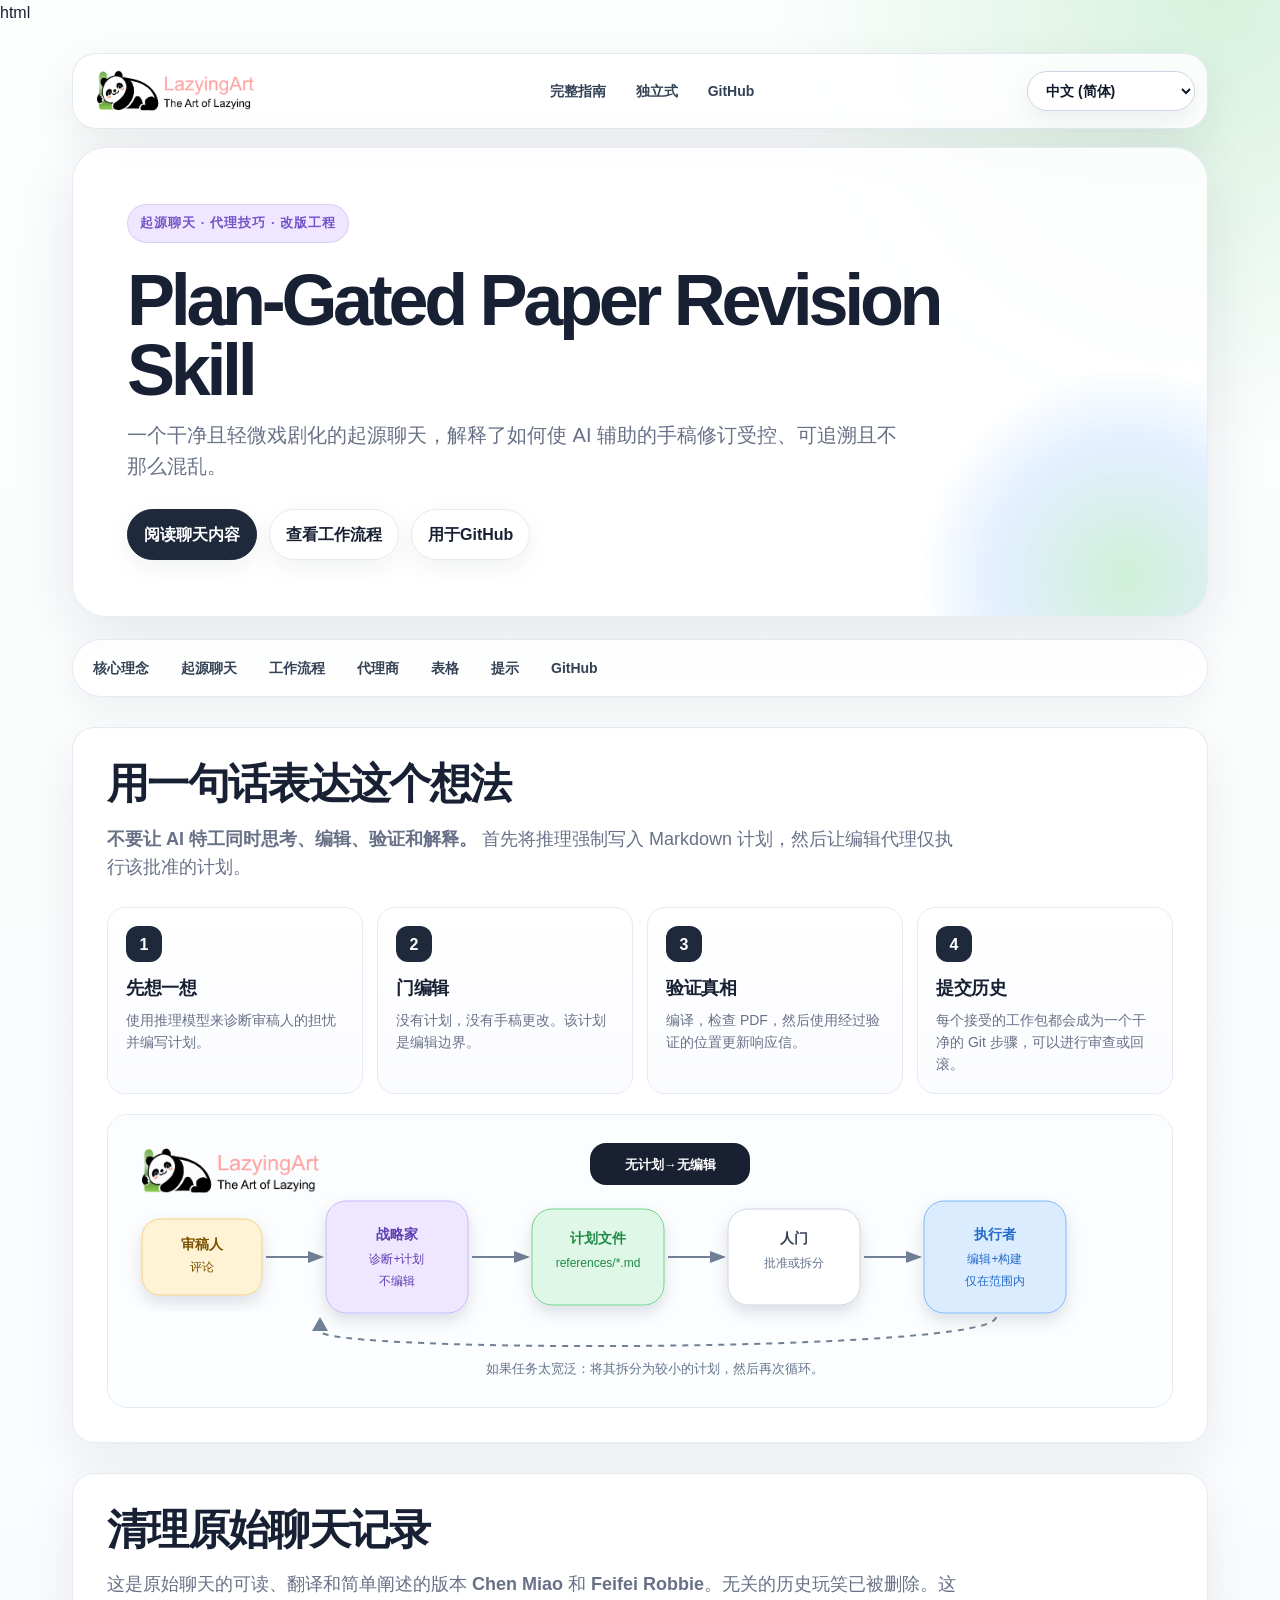
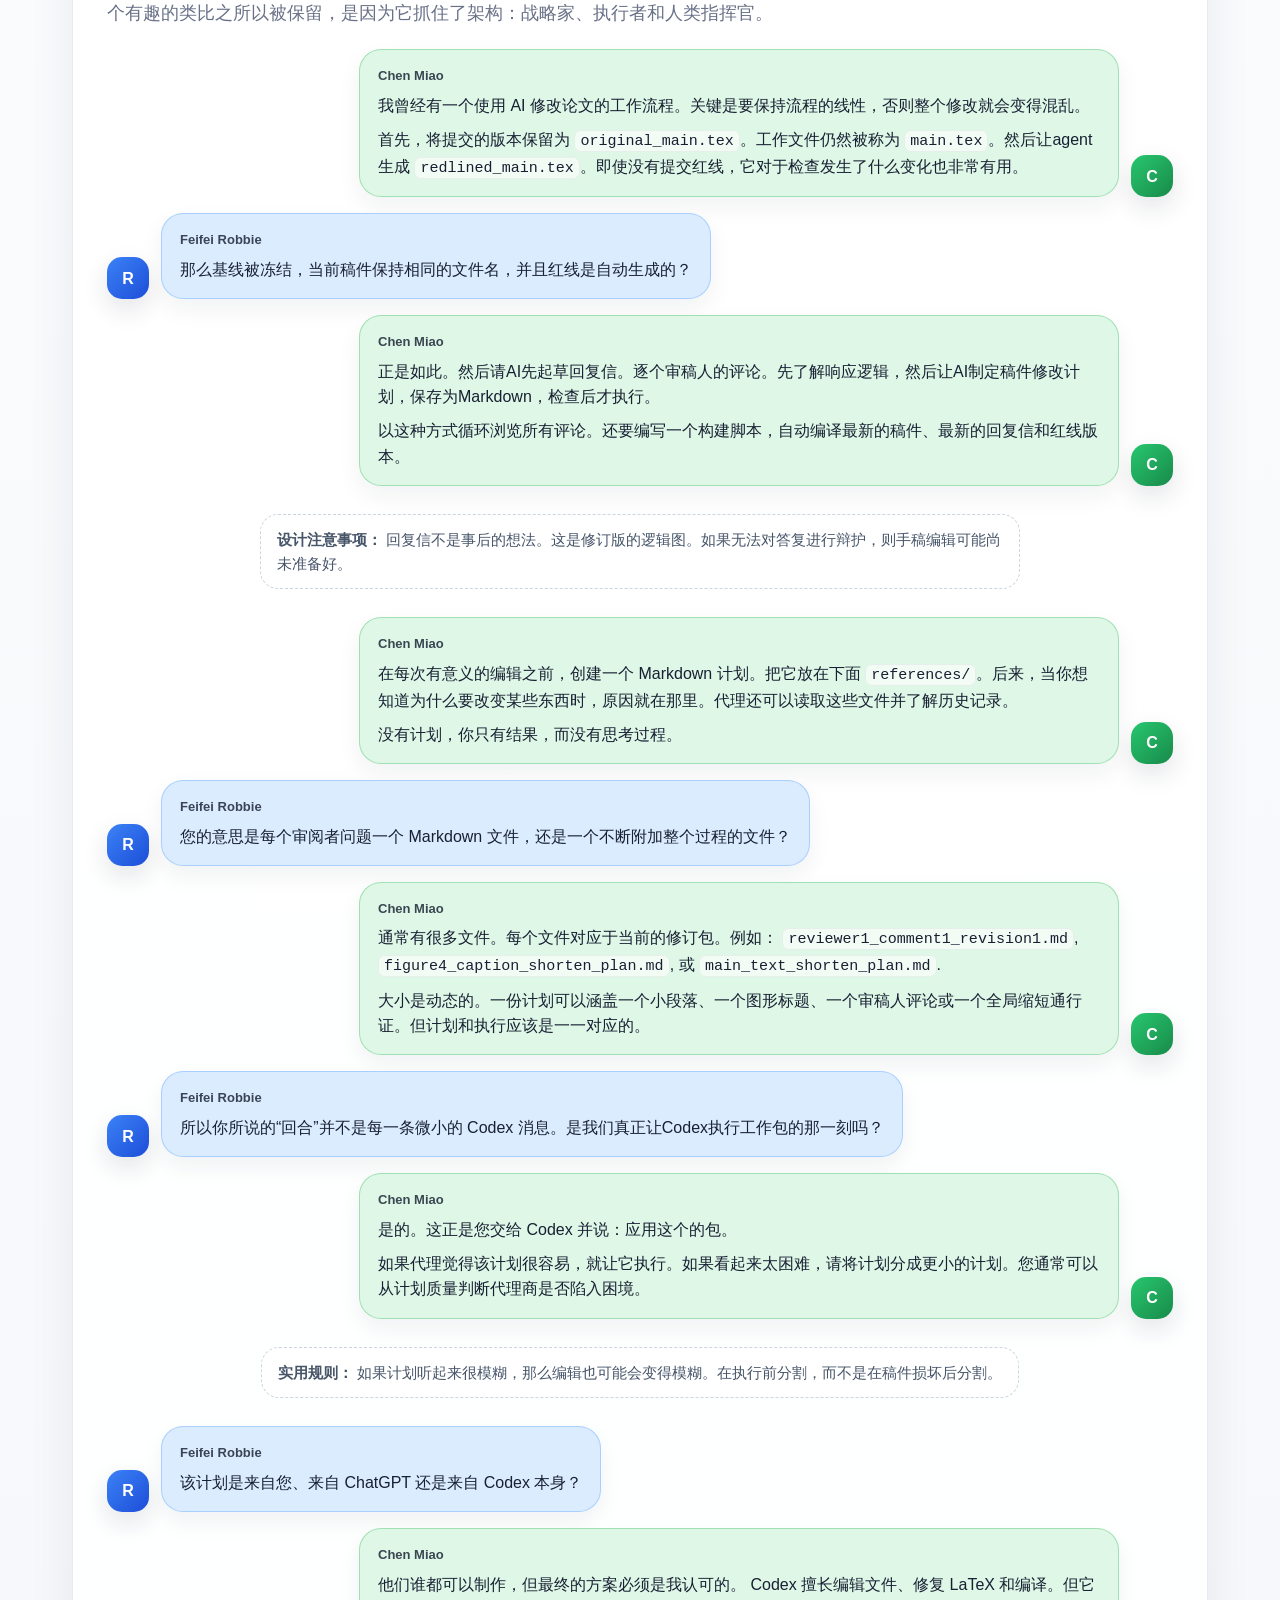
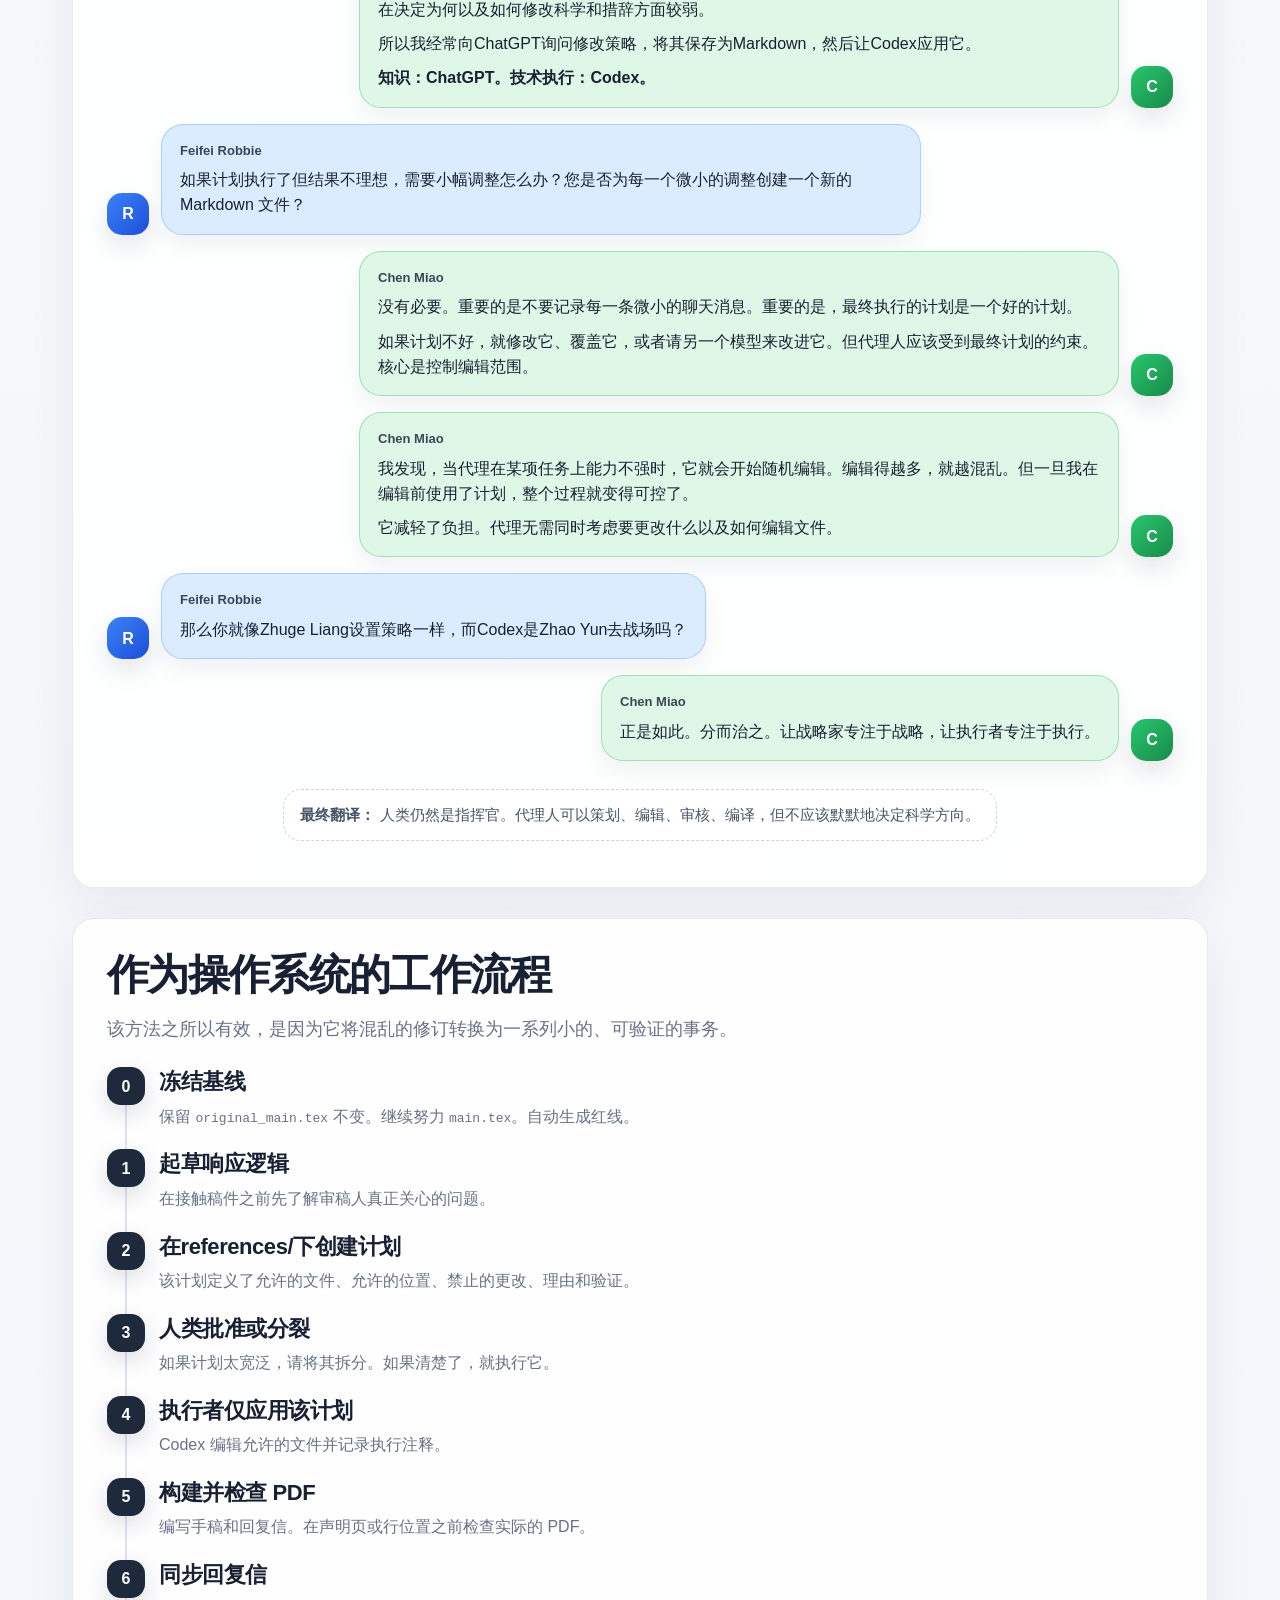
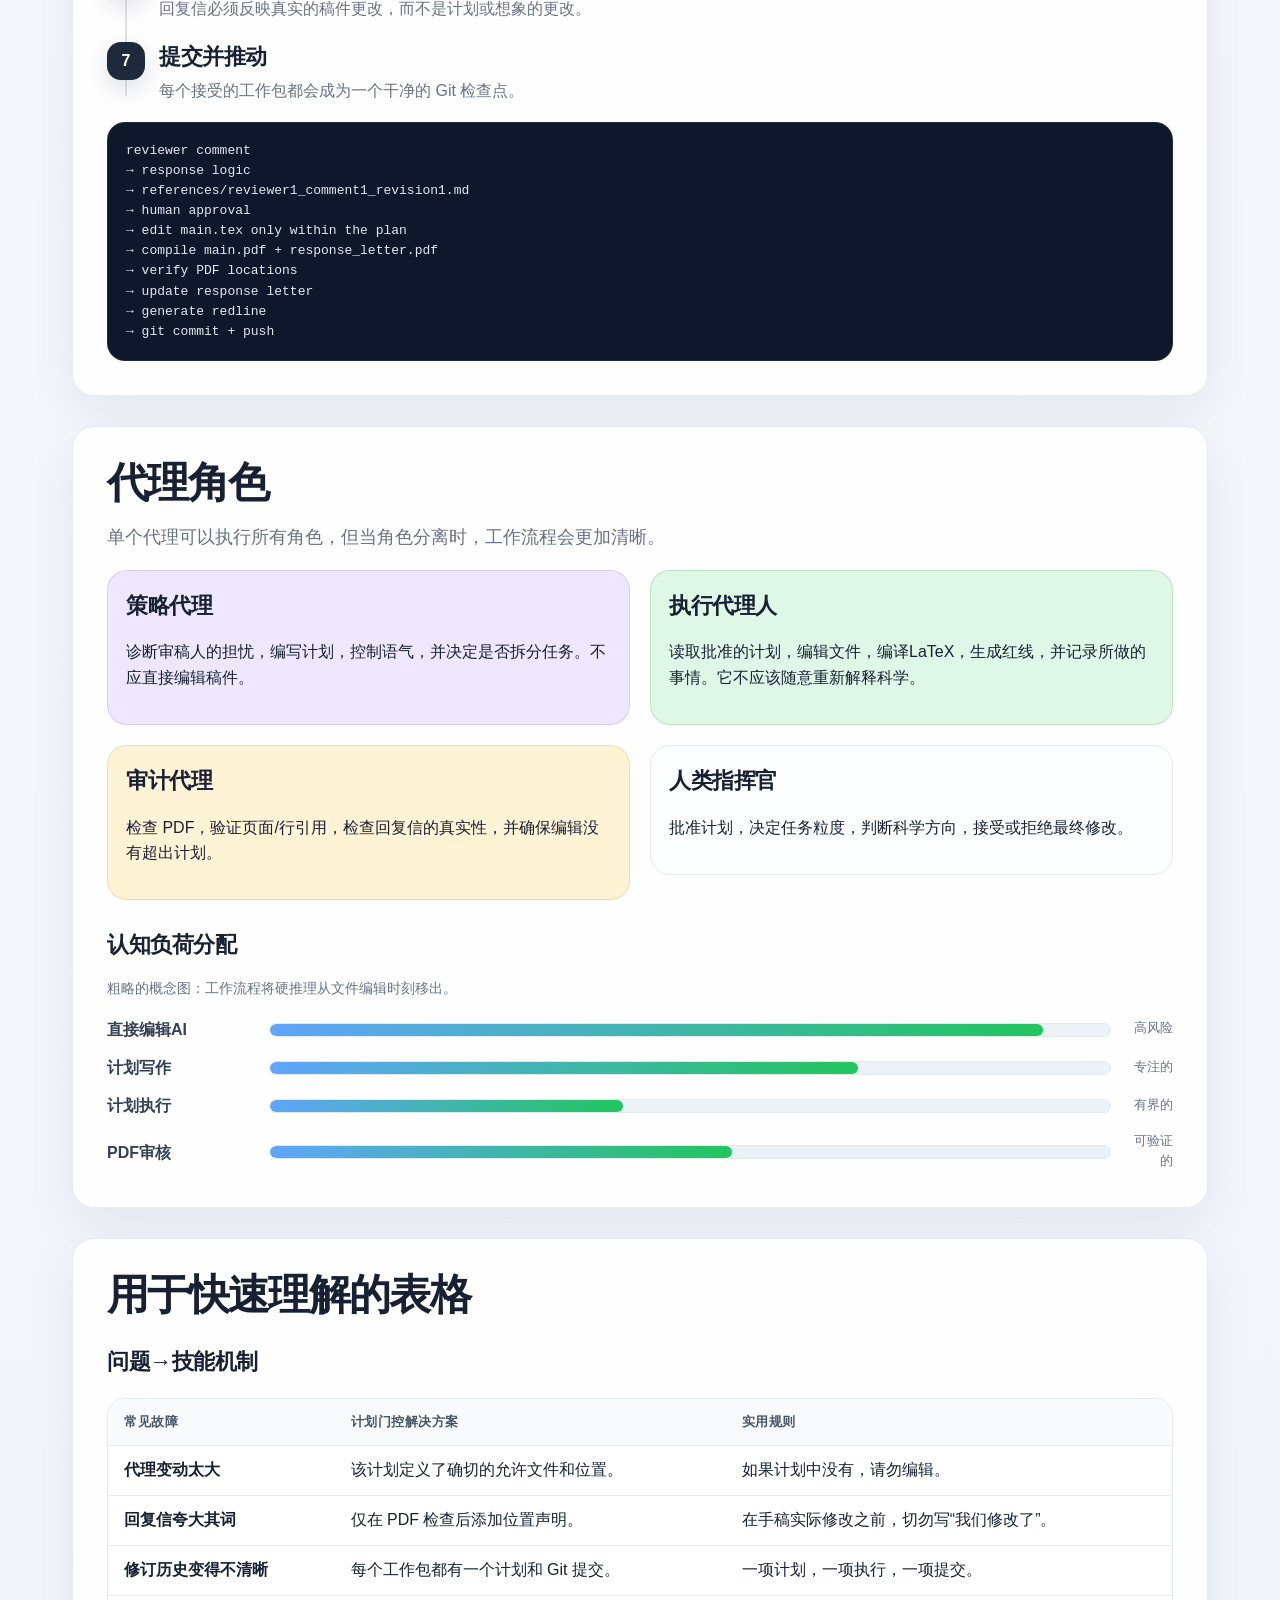
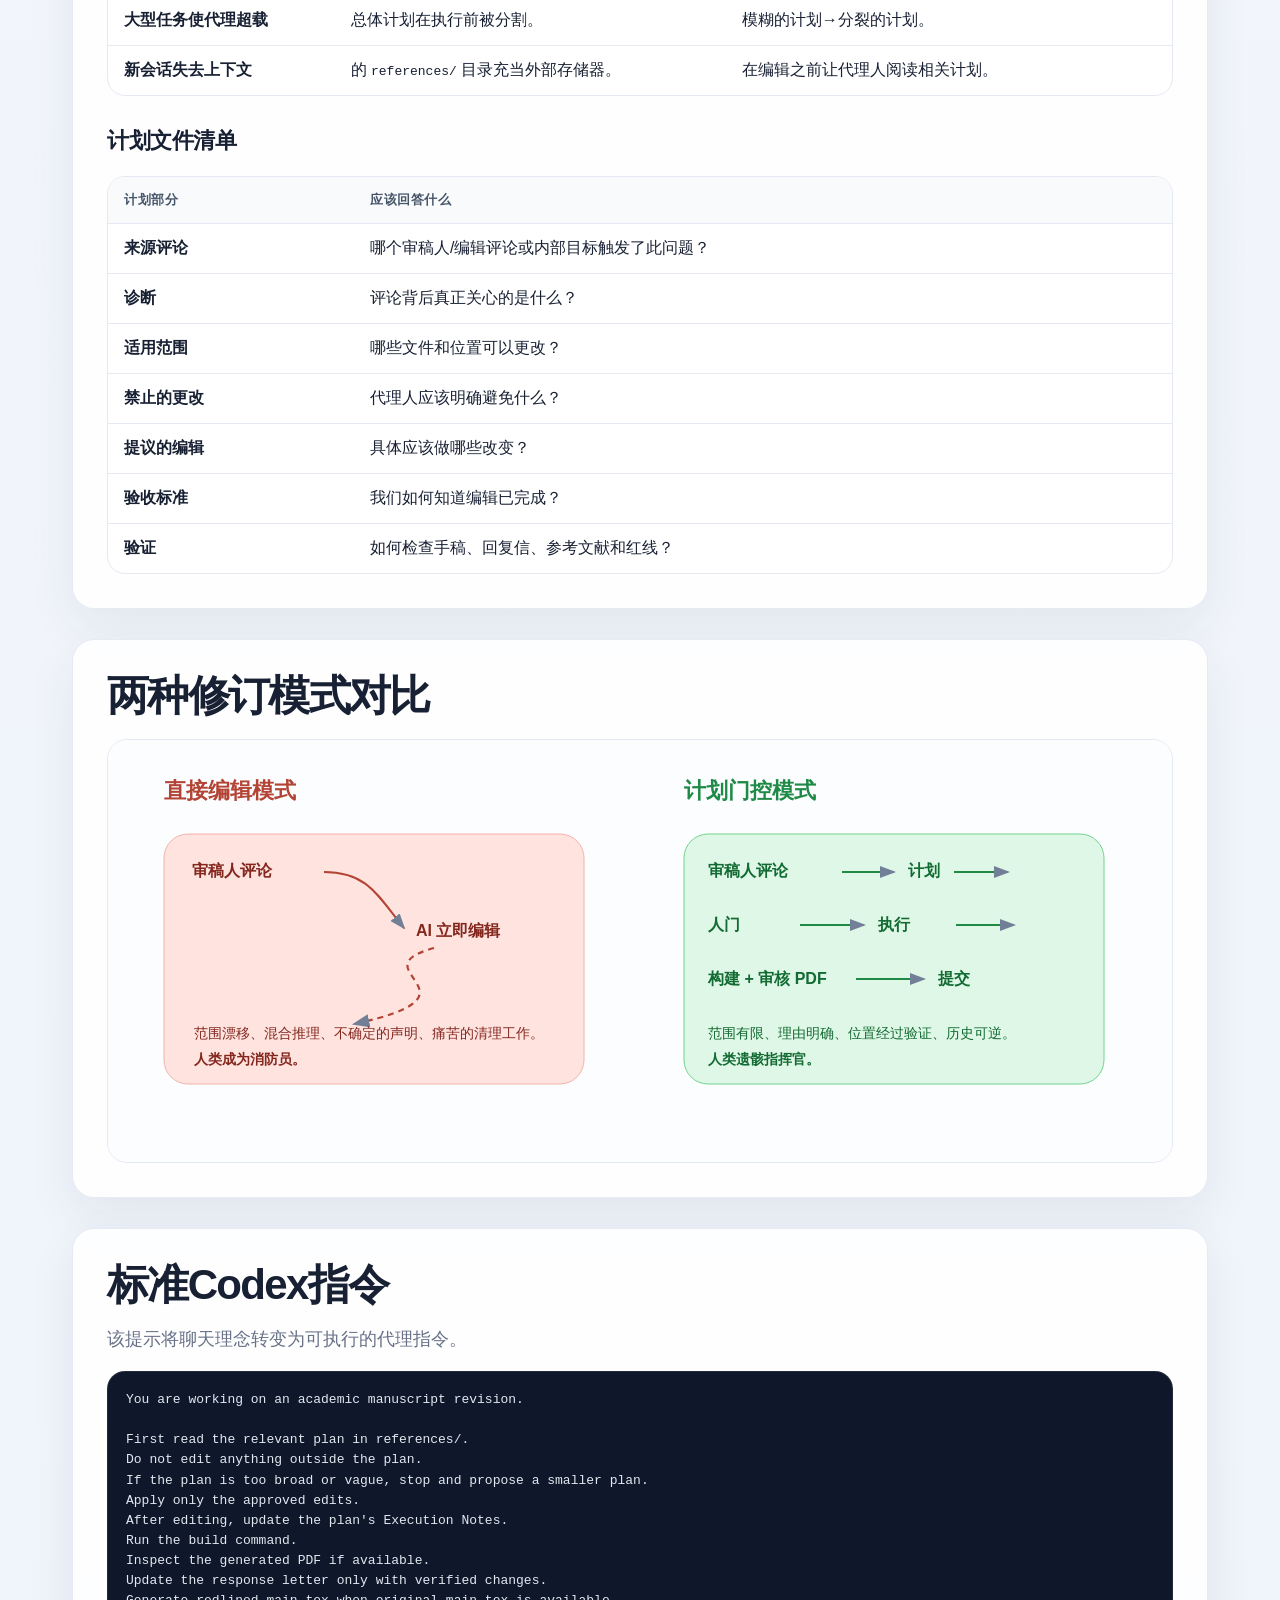
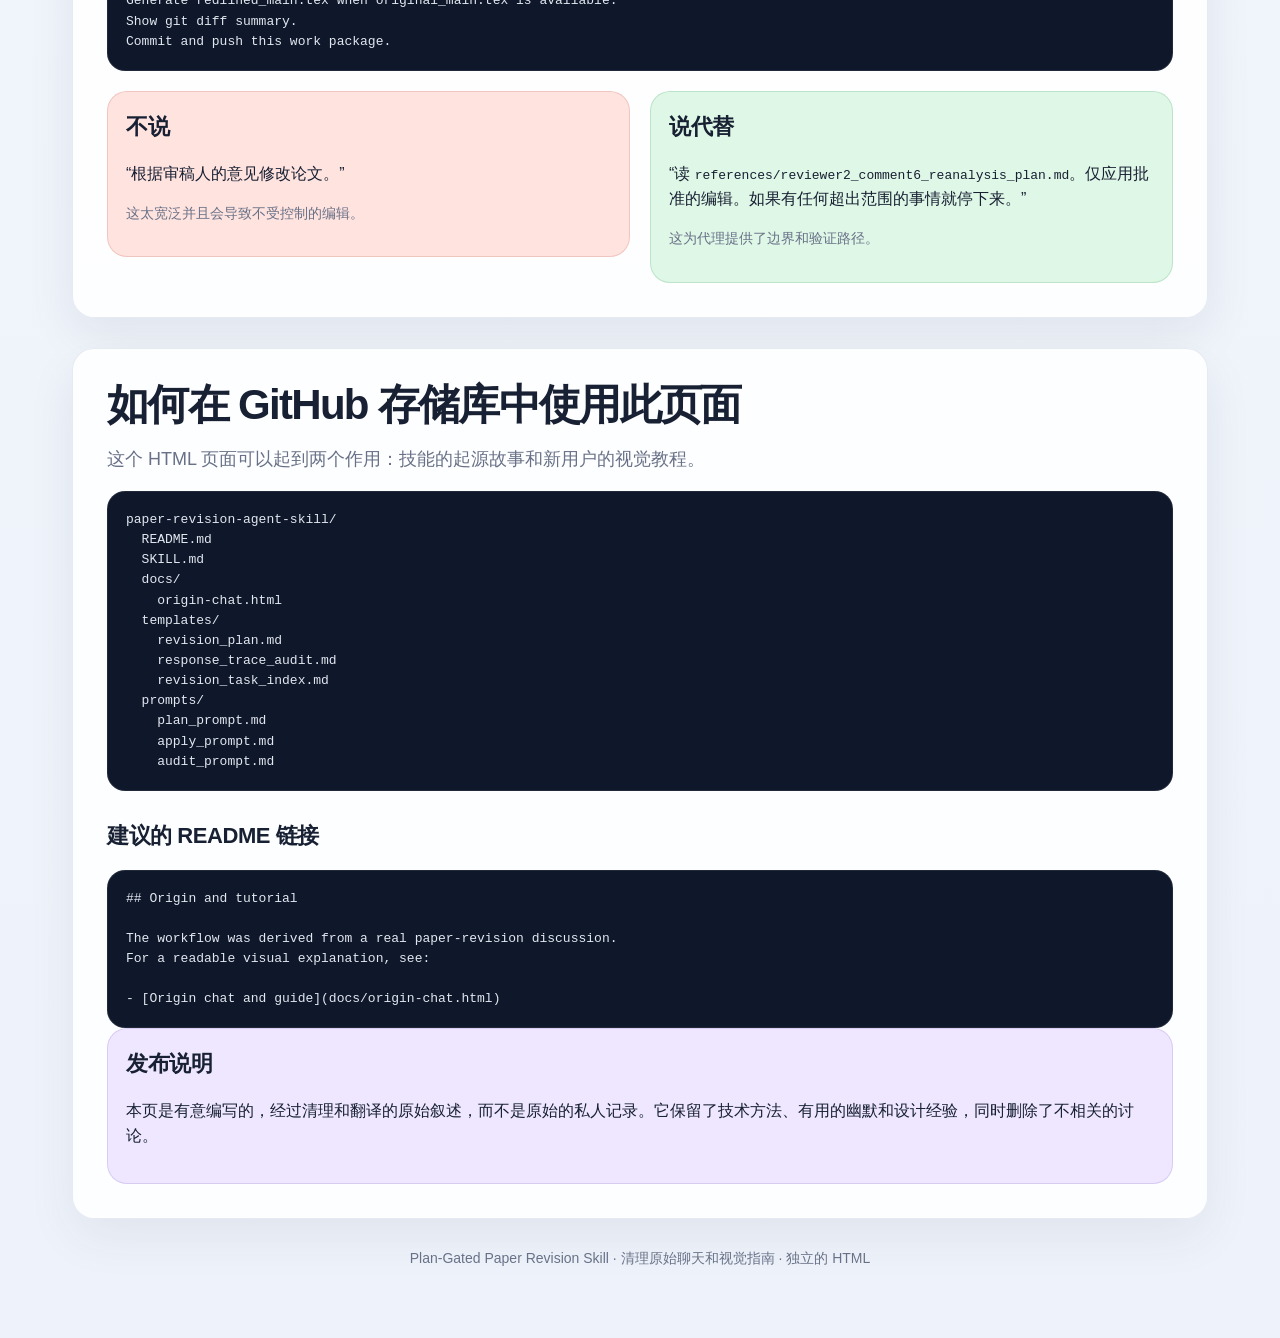
<file: docs/i18n/origin-chat.zh-Hans.html>
html
<html lang="zh-Hans">
<head>
<meta charset="utf-8"/>
<meta content="width=device-width, initial-scale=1" name="viewport"/>
<title>Paper Revision Skill — 中文 (简体)</title>
<meta content="A cleaned, readable origin chat and practical guide for the Plan-Gated Paper Revision Skill." name="description"/>
<style>
    :root {
      --bg: #f6f8fb;
      --paper: #ffffff;
      --ink: #182033;
      --muted: #687187;
      --line: #e5e9f2;
      --blue: #dcecff;
      --blue-edge: #7fb8ff;
      --blue-strong: #246bca;
      --green: #dff7e6;
      --green-edge: #72d38d;
      --green-strong: #1f8a45;
      --purple: #eee7ff;
      --purple-strong: #7352c7;
      --amber: #fff3d6;
      --amber-strong: #ae7100;
      --red: #ffe3df;
      --red-strong: #b34435;
      --shadow: 0 18px 60px rgba(25, 33, 58, .10);
      --radius: 22px;
      --mono: ui-monospace, SFMono-Regular, Menlo, Monaco, Consolas, "Liberation Mono", monospace;
      --sans: -apple-system, BlinkMacSystemFont, "SF Pro Display", "SF Pro Text", Inter, Segoe UI, Roboto, Helvetica, Arial, sans-serif;
    }

    * { box-sizing: border-box; }
    html { scroll-behavior: smooth; }
    body {
      margin: 0;
      font-family: var(--sans);
      color: var(--ink);
      background:
        radial-gradient(circle at 8% -5%, rgba(127, 184, 255, .35), transparent 30rem),
        radial-gradient(circle at 95% 0%, rgba(114, 211, 141, .28), transparent 28rem),
        linear-gradient(180deg, #fdfefe 0%, var(--bg) 35%, #eef3fb 100%);
      line-height: 1.58;
    }

    a { color: var(--blue-strong); text-decoration: none; }
    a:hover { text-decoration: underline; }

    .page {
      max-width: 1180px;
      margin: 0 auto;
      padding: 28px 22px 70px;
    }

    .langbar {
      margin: 0 0 16px;
      display: flex;
      flex-wrap: wrap;
      gap: 7px;
      align-items: center;
    }
    .langbar a {
      display: inline-flex;
      align-items: center;
      min-height: 30px;
      padding: 6px 10px;
      border: 1px solid rgba(229,233,242,.95);
      border-radius: 999px;
      background: rgba(255,255,255,.72);
      box-shadow: 0 8px 22px rgba(25,33,58,.05);
      color: #334155;
      font-size: 13px;
      font-weight: 700;
      text-decoration: none;
    }
    .langbar a:hover,
    .langbar a.active {
      background: #1e293b;
      color: #fff;
      border-color: #1e293b;
    }

    .hero {
      position: relative;
      overflow: hidden;
      border: 1px solid rgba(229, 233, 242, .9);
      border-radius: 34px;
      background: rgba(255, 255, 255, .82);
      box-shadow: var(--shadow);
      padding: 56px 54px;
      backdrop-filter: blur(12px);
    }
    .hero:before {
      content: "";
      position: absolute;
      inset: auto -130px -170px auto;
      width: 420px;
      height: 420px;
      border-radius: 999px;
      background: radial-gradient(circle, rgba(114,211,141,.35), rgba(127,184,255,.22) 45%, transparent 70%);
      pointer-events: none;
    }
    .eyebrow {
      display: inline-flex;
      align-items: center;
      gap: 8px;
      font-size: 13px;
      letter-spacing: .08em;
      text-transform: uppercase;
      color: var(--purple-strong);
      background: var(--purple);
      border: 1px solid rgba(115,82,199,.16);
      border-radius: 999px;
      padding: 8px 12px;
      font-weight: 750;
    }
    h1 {
      margin: 22px 0 14px;
      font-size: clamp(38px, 6vw, 72px);
      line-height: .98;
      letter-spacing: -0.06em;
      max-width: 870px;
    }
    .subtitle {
      max-width: 770px;
      color: var(--muted);
      font-size: 20px;
      margin: 0;
    }
    .hero-actions {
      margin-top: 26px;
      display: flex;
      flex-wrap: wrap;
      gap: 12px;
    }
    .btn {
      display: inline-flex;
      align-items: center;
      justify-content: center;
      border-radius: 999px;
      padding: 12px 16px;
      font-weight: 740;
      border: 1px solid var(--line);
      background: white;
      color: var(--ink);
      box-shadow: 0 8px 24px rgba(25,33,58,.06);
    }
    .btn.primary {
      background: #1e293b;
      color: white;
      border-color: #1e293b;
    }

    .nav {
      position: sticky;
      top: 0;
      z-index: 4;
      margin: 22px 0;
      border: 1px solid rgba(229,233,242,.92);
      border-radius: 999px;
      background: rgba(255,255,255,.78);
      box-shadow: 0 12px 32px rgba(25,33,58,.06);
      backdrop-filter: blur(12px);
      padding: 8px;
      display: flex;
      gap: 8px;
      overflow-x: auto;
    }
    .nav a {
      white-space: nowrap;
      color: #334155;
      padding: 9px 12px;
      border-radius: 999px;
      font-weight: 650;
      font-size: 14px;
    }
    .nav a:hover {
      background: #f1f5f9;
      text-decoration: none;
    }

    section {
      margin-top: 30px;
      background: rgba(255,255,255,.88);
      border: 1px solid rgba(229,233,242,.95);
      border-radius: var(--radius);
      box-shadow: 0 18px 50px rgba(25,33,58,.07);
      padding: 34px;
    }
    section.flat { box-shadow: none; }
    h2 {
      margin: 0 0 14px;
      font-size: clamp(26px, 3.5vw, 42px);
      line-height: 1.05;
      letter-spacing: -0.04em;
    }
    h3 {
      margin: 28px 0 12px;
      font-size: 22px;
      letter-spacing: -0.02em;
    }
    .lead { color: var(--muted); font-size: 18px; max-width: 860px; }
    .small { color: var(--muted); font-size: 14px; }

    .cards {
      display: grid;
      grid-template-columns: repeat(4, 1fr);
      gap: 14px;
      margin-top: 26px;
    }
    .card {
      border: 1px solid var(--line);
      border-radius: 18px;
      padding: 18px;
      background: linear-gradient(180deg, #ffffff, #fbfcff);
      min-height: 150px;
    }
    .card .num {
      display: inline-grid;
      place-items: center;
      width: 36px;
      height: 36px;
      border-radius: 12px;
      color: white;
      background: #1e293b;
      font-weight: 800;
      margin-bottom: 12px;
    }
    .card h3 { margin: 0 0 6px; font-size: 18px; }
    .card p { margin: 0; color: var(--muted); font-size: 14px; }

    .diagram {
      overflow-x: auto;
      border: 1px solid var(--line);
      border-radius: 20px;
      background: #fbfdff;
      padding: 16px;
      margin-top: 20px;
    }
    svg text { font-family: var(--sans); }

    .chat-wrap {
      display: flex;
      flex-direction: column;
      gap: 16px;
      margin-top: 22px;
    }
    .msg-row {
      display: flex;
      align-items: flex-end;
      gap: 12px;
      max-width: 100%;
    }
    .msg-row.right { justify-content: flex-end; }
    .avatar {
      flex: 0 0 42px;
      width: 42px;
      height: 42px;
      border-radius: 15px;
      display: grid;
      place-items: center;
      color: white;
      font-weight: 850;
      box-shadow: 0 10px 26px rgba(25,33,58,.12);
    }
    .avatar.blue { background: linear-gradient(135deg, #3b82f6, #1d4ed8); }
    .avatar.green { background: linear-gradient(135deg, #28c76f, #188a4a); }
    .bubble {
      max-width: 760px;
      border-radius: 22px;
      padding: 16px 18px;
      border: 1px solid var(--line);
      box-shadow: 0 10px 25px rgba(25,33,58,.06);
      position: relative;
    }
    .bubble.blue {
      background: var(--blue);
      border-color: rgba(127,184,255,.55);
    }
    .bubble.green {
      background: var(--green);
      border-color: rgba(114,211,141,.58);
    }
    .bubble .name {
      font-size: 13px;
      font-weight: 820;
      margin-bottom: 6px;
      opacity: .82;
    }
    .bubble p { margin: 0 0 9px; }
    .bubble p:last-child { margin-bottom: 0; }
    .bubble ul { margin: 8px 0 0 20px; padding: 0; }
    .bubble code, .inline-code {
      font-family: var(--mono);
      font-size: .94em;
      background: rgba(255,255,255,.62);
      border: 1px solid rgba(0,0,0,.05);
      border-radius: 7px;
      padding: 1px 5px;
    }
    .aside-note {
      margin: 12px auto;
      max-width: 760px;
      background: #ffffff;
      border: 1px dashed #cbd5e1;
      color: #475569;
      border-radius: 18px;
      padding: 13px 16px;
      font-size: 15px;
    }

    .two-col {
      display: grid;
      grid-template-columns: 1fr 1fr;
      gap: 20px;
      align-items: start;
    }
    .callout {
      border-radius: 20px;
      border: 1px solid var(--line);
      padding: 18px;
      background: #fbfdff;
    }
    .callout h3 { margin-top: 0; }
    .callout.warning { background: var(--amber); border-color: rgba(174,113,0,.18); }
    .callout.success { background: var(--green); border-color: rgba(31,138,69,.18); }
    .callout.danger { background: var(--red); border-color: rgba(179,68,53,.18); }
    .callout.purple { background: var(--purple); border-color: rgba(115,82,199,.18); }

    table {
      width: 100%;
      border-collapse: separate;
      border-spacing: 0;
      overflow: hidden;
      border: 1px solid var(--line);
      border-radius: 18px;
      background: white;
      margin-top: 18px;
    }
    th, td {
      padding: 14px 16px;
      text-align: left;
      vertical-align: top;
      border-bottom: 1px solid var(--line);
    }
    th {
      background: #f8fafc;
      font-size: 13px;
      letter-spacing: .04em;
      text-transform: uppercase;
      color: #475569;
    }
    tr:last-child td { border-bottom: none; }
    td:first-child { font-weight: 720; }

    pre {
      margin: 16px 0 0;
      padding: 18px;
      border-radius: 18px;
      background: #0f172a;
      color: #e2e8f0;
      overflow-x: auto;
      font-family: var(--mono);
      font-size: 13px;
      line-height: 1.55;
      border: 1px solid rgba(255,255,255,.08);
    }

    .bars { display: grid; gap: 13px; margin-top: 18px; }
    .bar-line { display: grid; grid-template-columns: 150px 1fr 50px; gap: 12px; align-items: center; }
    .bar-label { color: #334155; font-weight: 700; }
    .bar-track { height: 14px; border-radius: 999px; background: #edf2f7; overflow: hidden; border: 1px solid #e2e8f0; }
    .bar-fill { height: 100%; border-radius: 999px; background: linear-gradient(90deg, #60a5fa, #22c55e); }
    .bar-value { text-align: right; color: var(--muted); font-family: var(--mono); font-size: 13px; }

    .timeline { margin-top: 22px; position: relative; }
    .timeline:before {
      content: "";
      position: absolute;
      left: 18px;
      top: 8px;
      bottom: 8px;
      width: 2px;
      background: #dbe3ef;
    }
    .tl-item {
      position: relative;
      padding-left: 52px;
      margin: 18px 0;
    }
    .tl-dot {
      position: absolute;
      left: 0;
      top: 2px;
      width: 38px;
      height: 38px;
      border-radius: 14px;
      display: grid;
      place-items: center;
      background: #1e293b;
      color: white;
      font-weight: 850;
      box-shadow: 0 8px 22px rgba(25,33,58,.14);
    }
    .tl-item h3 { margin: 0 0 4px; }
    .tl-item p { margin: 0; color: var(--muted); }

    .footer {
      margin: 28px 0 0;
      text-align: center;
      color: var(--muted);
      font-size: 14px;
    }

    @media (max-width: 880px) {
      .hero { padding: 38px 26px; }
      .cards, .two-col { grid-template-columns: 1fr; }
      section { padding: 24px; }
      .bubble { max-width: calc(100vw - 110px); }
      .bar-line { grid-template-columns: 1fr; gap: 6px; }
      .bar-value { text-align: left; }
    }

    @media print {
      body { background: white; }
      .site-header, .langbar, .nav, .hero-actions { display: none; }
      section, .hero { box-shadow: none; break-inside: avoid; }
      .bubble { box-shadow: none; }
    }
  </style>
<link href="../site.css" rel="stylesheet"/>
<link href="style.css" rel="stylesheet"/>
<script defer="" src="../site.js"></script>
</head>
<body>
<main class="page">
<header aria-label="Site navigation" class="site-header">
<a class="site-brand" href="../index.html">Paper Revision Skill</a>
<nav aria-label="Primary navigation" class="site-nav">
<a href="../origin-chat.html">完整指南</a>
<a href="../origin-chat-downloaded-package.html">独立式</a>
<a href="https://github.com/lachlanchen/paper-revision-skill">GitHub</a>
</nav>
<div class="language-menu">
<label class="sr-only" for="language-select">选择语言</label>
<select aria-label="Choose language" data-language-select="" id="language-select">
<option value="../origin-chat.html">English</option>
<option value="origin-chat.ar.html">العربية</option>
<option value="origin-chat.es.html">Español</option>
<option value="origin-chat.fr.html">Français</option>
<option value="origin-chat.ja.html">日本語</option>
<option value="origin-chat.ko.html">한국어</option>
<option value="origin-chat.vi.html">Tiếng Việt</option>
<option selected="" value="origin-chat.zh-Hans.html">中文 (简体)</option>
<option value="origin-chat.zh-Hant.html">中文（繁體）</option>
<option value="origin-chat.de.html">Deutsch</option>
<option value="origin-chat.ru.html">Русский</option>
</select>
</div>
</header>
<header class="hero">
<span class="eyebrow">起源聊天 · 代理技巧 · 改版工程</span>
<h1>Plan-Gated Paper Revision Skill</h1>
<p class="subtitle">一个干净且轻微戏剧化的起源聊天，解释了如何使 AI 辅助的手稿修订受控、可追溯且不那么混乱。</p>
<div class="hero-actions">
<a class="btn primary" href="#chat">阅读聊天内容</a>
<a class="btn" href="#workflow">查看工作流程</a>
<a class="btn" href="#github">用于GitHub</a>
</div>
</header>
<nav aria-label="Table of contents" class="nav">
<a href="#idea">核心理念</a>
<a href="#chat">起源聊天</a>
<a href="#workflow">工作流程</a>
<a href="#roles">代理商</a>
<a href="#tables">表格</a>
<a href="#prompt">提示</a>
<a href="#github">GitHub</a>
</nav>
<section id="idea">
<h2>用一句话表达这个想法</h2>
<p class="lead"><strong>不要让 AI 特工同时思考、编辑、验证和解释。</strong> 首先将推理强制写入 Markdown 计划，然后让编辑代理仅执行该批准的计划。</p>
<div class="cards">
<article class="card">
<div class="num">1</div>
<h3>先想一想</h3>
<p>使用推理模型来诊断审稿人的担忧并编写计划。</p>
</article>
<article class="card">
<div class="num">2</div>
<h3>门编辑</h3>
<p>没有计划，没有手稿更改。该计划是编辑边界。</p>
</article>
<article class="card">
<div class="num">3</div>
<h3>验证真相</h3>
<p>编译，检查 PDF，然后使用经过验证的位置更新响应信。</p>
</article>
<article class="card">
<div class="num">4</div>
<h3>提交历史</h3>
<p>每个接受的工作包都会成为一个干净的 Git 步骤，可以进行审查或回滚。</p>
</article>
</div>
<div aria-label="Plan gated workflow diagram" class="diagram">
<svg aria-label="Reviewer comment goes to strategist, plan, human approval, executor, build, auditor, response letter and git." height="260" role="img" viewBox="0 0 1040 260" width="1040">
<defs>
<marker id="arrow" markerHeight="10" markerUnits="strokeWidth" markerWidth="10" orient="auto" refX="7" refY="3">
<path d="M0,0 L0,6 L8,3 z" fill="#718096"></path>
</marker>
<filter height="140%" id="softShadow" width="140%" x="-20%" y="-20%">
<feDropShadow dx="0" dy="7" flood-color="#19213a" flood-opacity="0.12" stdDeviation="8"></feDropShadow>
</filter>
</defs>
<a aria-label="LazyingArt" href="https://lazying.art" rel="noopener" target="_blank">
<image height="56" href="../assets/lazyingart-logo.png" preserveAspectRatio="xMinYMid meet" width="190" x="18" y="12"/>
</a>
<rect fill="#fff3d6" filter="url(#softShadow)" height="76" rx="18" stroke="#f3d084" width="120" x="18" y="88"></rect>
<text fill="#7a5200" font-size="14" font-weight="800" text-anchor="middle" x="78" y="118">审稿人</text>
<text fill="#7a5200" font-size="12" text-anchor="middle" x="78" y="140">评论</text>
<path d="M142 126 C168 126 174 126 198 126" fill="none" marker-end="url(#arrow)" stroke="#718096" stroke-width="2"></path>
<rect fill="#eee7ff" filter="url(#softShadow)" height="112" rx="20" stroke="#c7b8ff" width="142" x="202" y="70"></rect>
<text fill="#5d3eb2" font-size="14" font-weight="800" text-anchor="middle" x="273" y="108">战略家</text>
<text fill="#5d3eb2" font-size="12" text-anchor="middle" x="273" y="132">诊断+计划</text>
<text fill="#5d3eb2" font-size="12" text-anchor="middle" x="273" y="154">不编辑</text>
<path d="M348 126 C374 126 380 126 404 126" fill="none" marker-end="url(#arrow)" stroke="#718096" stroke-width="2"></path>
<rect fill="#dff7e6" filter="url(#softShadow)" height="96" rx="20" stroke="#72d38d" width="132" x="408" y="78"></rect>
<text fill="#1f8a45" font-size="14" font-weight="800" text-anchor="middle" x="474" y="112">计划文件</text>
<text fill="#1f8a45" font-size="12" text-anchor="middle" x="474" y="136">references/*.md</text>
<path d="M544 126 C570 126 576 126 600 126" fill="none" marker-end="url(#arrow)" stroke="#718096" stroke-width="2"></path>
<rect fill="#ffffff" filter="url(#softShadow)" height="96" rx="20" stroke="#cbd5e1" width="132" x="604" y="78"></rect>
<text fill="#334155" font-size="14" font-weight="800" text-anchor="middle" x="670" y="112">人门</text>
<text fill="#64748b" font-size="12" text-anchor="middle" x="670" y="136">批准或拆分</text>
<path d="M740 126 C766 126 772 126 796 126" fill="none" marker-end="url(#arrow)" stroke="#718096" stroke-width="2"></path>
<rect fill="#dcecff" filter="url(#softShadow)" height="112" rx="20" stroke="#7fb8ff" width="142" x="800" y="70"></rect>
<text fill="#246bca" font-size="14" font-weight="800" text-anchor="middle" x="871" y="108">执行者</text>
<text fill="#246bca" font-size="12" text-anchor="middle" x="871" y="132">编辑+构建</text>
<text fill="#246bca" font-size="12" text-anchor="middle" x="871" y="154">仅在范围内</text>
<path d="M872 186 C872 222 196 222 196 200" fill="none" stroke="#718096" stroke-dasharray="6 6" stroke-width="2"></path>
<path d="M196 186 L188 200 L204 200 Z" fill="#718096"></path>
<text fill="#64748b" font-size="13" text-anchor="middle" x="531" y="242">如果任务太宽泛：将其拆分为较小的计划，然后再次循环。</text>
<rect fill="#0f172a" height="42" opacity=".96" rx="16" width="160" x="466" y="12"></rect>
<text fill="#fff" font-size="13" font-weight="800" text-anchor="middle" x="546" y="38">无计划→无编辑</text>
</svg>
</div>
</section>
<section id="chat">
<h2>清理原始聊天记录</h2>
<p class="lead">这是原始聊天的可读、翻译和简单阐述的版本 <strong>Chen Miao</strong> 和 <strong>Feifei Robbie</strong>。无关的历史玩笑已被删除。这个有趣的类比之所以被保留，是因为它抓住了架构：战略家、执行者和人类指挥官。</p>
<div class="chat-wrap">
<div class="msg-row right">
<div class="bubble green">
<div class="name">Chen Miao</div>
<p>我曾经有一个使用 AI 修改论文的工作流程。关键是要保持流程的线性，否则整个修改就会变得混乱。</p>
<p>首先，将提交的版本保留为 <code>original_main.tex</code>。工作文件仍然被称为 <code>main.tex</code>。然后让agent生成 <code>redlined_main.tex</code>。即使没有提交红线，它对于检查发生了什么变化也非常有用。</p>
</div>
<div class="avatar green">C</div>
</div>
<div class="msg-row">
<div class="avatar blue">R</div>
<div class="bubble blue">
<div class="name">Feifei Robbie</div>
<p>那么基线被冻结，当前稿件保持相同的文件名，并且红线是自动生成的？</p>
</div>
</div>
<div class="msg-row right">
<div class="bubble green">
<div class="name">Chen Miao</div>
<p>正是如此。然后请AI先起草回复信。逐个审稿人的评论。先了解响应逻辑，然后让AI制定稿件修改计划，保存为Markdown，检查后才执行。</p>
<p>以这种方式循环浏览所有评论。还要编写一个构建脚本，自动编译最新的稿件、最新的回复信和红线版本。</p>
</div>
<div class="avatar green">C</div>
</div>
<div class="aside-note"><strong>设计注意事项：</strong> 回复信不是事后的想法。这是修订版的逻辑图。如果无法对答复进行辩护，则手稿编辑可能尚未准备好。</div>
<div class="msg-row right">
<div class="bubble green">
<div class="name">Chen Miao</div>
<p>在每次有意义的编辑之前，创建一个 Markdown 计划。把它放在下面 <code>references/</code>。后来，当你想知道为什么要改变某些东西时，原因就在那里。代理还可以读取这些文件并了解历史记录。</p>
<p>没有计划，你只有结果，而没有思考过程。</p>
</div>
<div class="avatar green">C</div>
</div>
<div class="msg-row">
<div class="avatar blue">R</div>
<div class="bubble blue">
<div class="name">Feifei Robbie</div>
<p>您的意思是每个审阅者问题一个 Markdown 文件，还是一个不断附加整个过程的文件？</p>
</div>
</div>
<div class="msg-row right">
<div class="bubble green">
<div class="name">Chen Miao</div>
<p>通常有很多文件。每个文件对应于当前的修订包。例如： <code>reviewer1_comment1_revision1.md</code>, <code>figure4_caption_shorten_plan.md</code>, 或 <code>main_text_shorten_plan.md</code>.</p>
<p>大小是动态的。一份计划可以涵盖一个小段落、一个图形标题、一个审稿人评论或一个全局缩短通行证。但计划和执行应该是一一对应的。</p>
</div>
<div class="avatar green">C</div>
</div>
<div class="msg-row">
<div class="avatar blue">R</div>
<div class="bubble blue">
<div class="name">Feifei Robbie</div>
<p>所以你所说的“回合”并不是每一条微小的 Codex 消息。是我们真正让Codex执行工作包的那一刻吗？</p>
</div>
</div>
<div class="msg-row right">
<div class="bubble green">
<div class="name">Chen Miao</div>
<p>是的。这正是您交给 Codex 并说：应用这个的包。</p>
<p>如果代理觉得该计划很容易，就让它执行。如果看起来太困难，请将计划分成更小的计划。您通常可以从计划质量判断代理商是否陷入困境。</p>
</div>
<div class="avatar green">C</div>
</div>
<div class="aside-note"><strong>实用规则：</strong> 如果计划听起来很模糊，那么编辑也可能会变得模糊。在执行前分割，而不是在稿件损坏后分割。</div>
<div class="msg-row">
<div class="avatar blue">R</div>
<div class="bubble blue">
<div class="name">Feifei Robbie</div>
<p>该计划是来自您、来自 ChatGPT 还是来自 Codex 本身？</p>
</div>
</div>
<div class="msg-row right">
<div class="bubble green">
<div class="name">Chen Miao</div>
<p>他们谁都可以制作，但最终的方案必须是我认可的。 Codex 擅长编辑文件、修复 LaTeX 和编译。但它在决定为何以及如何修改科学和措辞方面较弱。</p>
<p>所以我经常向ChatGPT询问修改策略，将其保存为Markdown，然后让Codex应用它。</p>
<p><strong>知识：ChatGPT。技术执行：Codex。</strong></p>
</div>
<div class="avatar green">C</div>
</div>
<div class="msg-row">
<div class="avatar blue">R</div>
<div class="bubble blue">
<div class="name">Feifei Robbie</div>
<p>如果计划执行了但结果不理想，需要小幅调整怎么办？您是否为每一个微小的调整创建一个新的 Markdown 文件？</p>
</div>
</div>
<div class="msg-row right">
<div class="bubble green">
<div class="name">Chen Miao</div>
<p>没有必要。重要的是不要记录每一条微小的聊天消息。重要的是，最终执行的计划是一个好的计划。</p>
<p>如果计划不好，就修改它、覆盖它，或者请另一个模型来改进它。但代理人应该受到最终计划的约束。核心是控制编辑范围。</p>
</div>
<div class="avatar green">C</div>
</div>
<div class="msg-row right">
<div class="bubble green">
<div class="name">Chen Miao</div>
<p>我发现，当代理在某项任务上能力不强时，它就会开始随机编辑。编辑得越多，就越混乱。但一旦我在编辑前使用了计划，整个过程就变得可控了。</p>
<p>它减轻了负担。代理无需同时考虑要更改什么以及如何编辑文件。</p>
</div>
<div class="avatar green">C</div>
</div>
<div class="msg-row">
<div class="avatar blue">R</div>
<div class="bubble blue">
<div class="name">Feifei Robbie</div>
<p>那么你就像Zhuge Liang设置策略一样，而Codex是Zhao Yun去战场吗？</p>
</div>
</div>
<div class="msg-row right">
<div class="bubble green">
<div class="name">Chen Miao</div>
<p>正是如此。分而治之。让战略家专注于战略，让执行者专注于执行。</p>
</div>
<div class="avatar green">C</div>
</div>
<div class="aside-note"><strong>最终翻译：</strong> 人类仍然是指挥官。代理人可以策划、编辑、审核、编译，但不应该默默地决定科学方向。</div>
</div>
</section>
<section id="workflow">
<h2>作为操作系统的工作流程</h2>
<p class="lead">该方法之所以有效，是因为它将混乱的修订转换为一系列小的、可验证的事务。</p>
<div class="timeline">
<div class="tl-item">
<div class="tl-dot">0</div>
<h3>冻结基线</h3>
<p>保留 <code>original_main.tex</code> 不变。继续努力 <code>main.tex</code>。自动生成红线。</p>
</div>
<div class="tl-item">
<div class="tl-dot">1</div>
<h3>起草响应逻辑</h3>
<p>在接触稿件之前先了解审稿人真正关心的问题。</p>
</div>
<div class="tl-item">
<div class="tl-dot">2</div>
<h3>在references/下创建计划</h3>
<p>该计划定义了允许的文件、允许的位置、禁止的更改、理由和验证。</p>
</div>
<div class="tl-item">
<div class="tl-dot">3</div>
<h3>人类批准或分裂</h3>
<p>如果计划太宽泛，请将其拆分。如果清楚了，就执行它。</p>
</div>
<div class="tl-item">
<div class="tl-dot">4</div>
<h3>执行者仅应用该计划</h3>
<p>Codex 编辑允许的文件并记录执行注释。</p>
</div>
<div class="tl-item">
<div class="tl-dot">5</div>
<h3>构建并检查 PDF</h3>
<p>编写手稿和回复信。在声明页或行位置之前检查实际的 PDF。</p>
</div>
<div class="tl-item">
<div class="tl-dot">6</div>
<h3>同步回复信</h3>
<p>回复信必须反映真实的稿件更改，而不是计划或想象的更改。</p>
</div>
<div class="tl-item">
<div class="tl-dot">7</div>
<h3>提交并推动</h3>
<p>每个接受的工作包都会成为一个干净的 Git 检查点。</p>
</div>
</div>
<pre><code>reviewer comment
→ response logic
→ references/reviewer1_comment1_revision1.md
→ human approval
→ edit main.tex only within the plan
→ compile main.pdf + response_letter.pdf
→ verify PDF locations
→ update response letter
→ generate redline
→ git commit + push</code></pre>
</section>
<section id="roles">
<h2>代理角色</h2>
<p class="lead">单个代理可以执行所有角色，但当角色分离时，工作流程会更加清晰。</p>
<div class="two-col">
<div class="callout purple">
<h3>策略代理</h3>
<p>诊断审稿人的担忧，编写计划，控制语气，并决定是否拆分任务。不应直接编辑稿件。</p>
</div>
<div class="callout success">
<h3>执行代理人</h3>
<p>读取批准的计划，编辑文件，编译LaTeX，生成红线，并记录所做的事情。它不应该随意重新解释科学。</p>
</div>
<div class="callout warning">
<h3>审计代理</h3>
<p>检查 PDF，验证页面/行引用，检查回复信的真实性，并确保编辑没有超出计划。</p>
</div>
<div class="callout">
<h3>人类指挥官</h3>
<p>批准计划，决定任务粒度，判断科学方向，接受或拒绝最终修改。</p>
</div>
</div>
<h3>认知负荷分配</h3>
<p class="small">粗略的概念图：工作流程将硬推理从文件编辑时刻移出。</p>
<div class="bars">
<div class="bar-line"><div class="bar-label">直接编辑AI</div><div class="bar-track"><div class="bar-fill" style="width: 92%"></div></div><div class="bar-value">高风险</div></div>
<div class="bar-line"><div class="bar-label">计划写作</div><div class="bar-track"><div class="bar-fill" style="width: 70%"></div></div><div class="bar-value">专注的</div></div>
<div class="bar-line"><div class="bar-label">计划执行</div><div class="bar-track"><div class="bar-fill" style="width: 42%"></div></div><div class="bar-value">有界的</div></div>
<div class="bar-line"><div class="bar-label">PDF审核</div><div class="bar-track"><div class="bar-fill" style="width: 55%"></div></div><div class="bar-value">可验证的</div></div>
</div>
</section>
<section id="tables">
<h2>用于快速理解的表格</h2>
<h3>问题→技能机制</h3>
<table>
<thead>
<tr><th>常见故障</th><th>计划门控解决方案</th><th>实用规则</th></tr>
</thead>
<tbody>
<tr><td>代理变动太大</td><td>该计划定义了确切的允许文件和位置。</td><td>如果计划中没有，请勿编辑。</td></tr>
<tr><td>回复信夸大其词</td><td>仅在 PDF 检查后添加位置声明。</td><td>在手稿实际修改之前，切勿写“我们修改了”。</td></tr>
<tr><td>修订历史变得不清晰</td><td>每个工作包都有一个计划和 Git 提交。</td><td>一项计划，一项执行，一项提交。</td></tr>
<tr><td>大型任务使代理超载</td><td>总体计划在执行前被分割。</td><td>模糊的计划→分裂的计划。</td></tr>
<tr><td>新会话失去上下文</td><td>的 <code>references/</code> 目录充当外部存储器。</td><td>在编辑之前让代理人阅读相关计划。</td></tr>
</tbody>
</table>
<h3>计划文件清单</h3>
<table>
<thead>
<tr><th>计划部分</th><th>应该回答什么</th></tr>
</thead>
<tbody>
<tr><td>来源评论</td><td>哪个审稿人/编辑评论或内部目标触发了此问题？</td></tr>
<tr><td>诊断</td><td>评论背后真正关心的是什么？</td></tr>
<tr><td>适用范围</td><td>哪些文件和位置可以更改？</td></tr>
<tr><td>禁止的更改</td><td>代理人应该明确避免什么？</td></tr>
<tr><td>提议的编辑</td><td>具体应该做哪些改变？</td></tr>
<tr><td>验收标准</td><td>我们如何知道编辑已完成？</td></tr>
<tr><td>验证</td><td>如何检查手稿、回复信、参考文献和红线？</td></tr>
</tbody>
</table>
</section>
<section>
<h2>两种修订模式对比</h2>
<div aria-label="Comparison between direct edit and plan-gated edit" class="diagram">
<svg aria-label="Comparison between direct AI editing and plan-gated editing." height="390" role="img" viewBox="0 0 1040 390" width="1040">
<defs>
<marker id="arrow2" markerHeight="10" markerUnits="strokeWidth" markerWidth="10" orient="auto" refX="7" refY="3"><path d="M0,0 L0,6 L8,3 z" fill="#718096"></path></marker>
</defs>
<text fill="#b34435" font-size="22" font-weight="850" x="40" y="42">直接编辑模式</text>
<text fill="#1f8a45" font-size="22" font-weight="850" x="560" y="42">计划门控模式</text>
<g transform="translate(40,78)">
<rect fill="#ffe3df" height="250" rx="24" stroke="#f3b2aa" width="420" x="0" y="0"></rect>
<text fill="#84281f" font-size="16" font-weight="800" x="28" y="42">审稿人评论</text>
<path d="M160 38 C205 38 215 64 240 94" fill="none" marker-end="url(#arrow2)" stroke="#b34435" stroke-width="2"></path>
<text fill="#84281f" font-size="16" font-weight="800" x="252" y="102">AI 立即编辑</text>
<path d="M270 114 C190 136 330 160 190 190" fill="none" marker-end="url(#arrow2)" stroke="#b34435" stroke-dasharray="6 5" stroke-width="2.2"></path>
<text fill="#84281f" font-size="14" x="30" y="204">范围漂移、混合推理、不确定的声明、痛苦的清理工作。</text>
<text fill="#84281f" font-size="14" font-weight="800" x="30" y="230">人类成为消防员。</text>
</g>
<g transform="translate(560,78)">
<rect fill="#dff7e6" height="250" rx="24" stroke="#72d38d" width="420" x="0" y="0"></rect>
<text fill="#126b32" font-size="16" font-weight="800" x="24" y="42">审稿人评论</text>
<path d="M158 38 L210 38" fill="none" marker-end="url(#arrow2)" stroke="#1f8a45" stroke-width="2"></path>
<text fill="#126b32" font-size="16" font-weight="800" x="224" y="42">计划</text>
<path d="M270 38 L324 38" fill="none" marker-end="url(#arrow2)" stroke="#1f8a45" stroke-width="2"></path>
<text fill="#126b32" font-size="16" font-weight="800" x="24" y="96">人门</text>
<path d="M116 91 L180 91" fill="none" marker-end="url(#arrow2)" stroke="#1f8a45" stroke-width="2"></path>
<text fill="#126b32" font-size="16" font-weight="800" x="194" y="96">执行</text>
<path d="M272 91 L330 91" fill="none" marker-end="url(#arrow2)" stroke="#1f8a45" stroke-width="2"></path>
<text fill="#126b32" font-size="16" font-weight="800" x="24" y="150">构建 + 审核 PDF</text>
<path d="M172 145 L240 145" fill="none" marker-end="url(#arrow2)" stroke="#1f8a45" stroke-width="2"></path>
<text fill="#126b32" font-size="16" font-weight="800" x="254" y="150">提交</text>
<text fill="#126b32" font-size="14" x="24" y="204">范围有限、理由明确、位置经过验证、历史可逆。</text>
<text fill="#126b32" font-size="14" font-weight="800" x="24" y="230">人类遗骸指挥官。</text>
</g>
</svg>
</div>
</section>
<section id="prompt">
<h2>标准Codex指令</h2>
<p class="lead">该提示将聊天理念转变为可执行的代理指令。</p>
<pre><code>You are working on an academic manuscript revision.

First read the relevant plan in references/.
Do not edit anything outside the plan.
If the plan is too broad or vague, stop and propose a smaller plan.
Apply only the approved edits.
After editing, update the plan's Execution Notes.
Run the build command.
Inspect the generated PDF if available.
Update the response letter only with verified changes.
Generate redlined_main.tex when original_main.tex is available.
Show git diff summary.
Commit and push this work package.</code></pre>
<div class="two-col" style="margin-top:20px;">
<div class="callout danger">
<h3>不说</h3>
<p>“根据审稿人的意见修改论文。”</p>
<p class="small">这太宽泛并且会导致不受控制的编辑。</p>
</div>
<div class="callout success">
<h3>说代替</h3>
<p>“读 <code>references/reviewer2_comment6_reanalysis_plan.md</code>。仅应用批准的编辑。如果有任何超出范围的事情就停下来。”</p>
<p class="small">这为代理提供了边界和验证路径。</p>
</div>
</div>
</section>
<section id="github">
<h2>如何在 GitHub 存储库中使用此页面</h2>
<p class="lead">这个 HTML 页面可以起到两个作用：技能的起源故事和新用户的视觉教程。</p>
<pre><code>paper-revision-agent-skill/
  README.md
  SKILL.md
  docs/
    origin-chat.html
  templates/
    revision_plan.md
    response_trace_audit.md
    revision_task_index.md
  prompts/
    plan_prompt.md
    apply_prompt.md
    audit_prompt.md</code></pre>
<h3>建议的 README 链接</h3>
<pre><code>## Origin and tutorial

The workflow was derived from a real paper-revision discussion.
For a readable visual explanation, see:

- [Origin chat and guide](docs/origin-chat.html)</code></pre>
<div class="callout purple">
<h3>发布说明</h3>
<p>本页是有意编写的，经过清理和翻译的原始叙述，而不是原始的私人记录。它保留了技术方法、有用的幽默和设计经验，同时删除了不相关的讨论。</p>
</div>
</section>
<p class="footer">Plan-Gated Paper Revision Skill · 清理原始聊天和视觉指南 · 独立的 HTML</p>
</main>
</body>
</html>
</file>
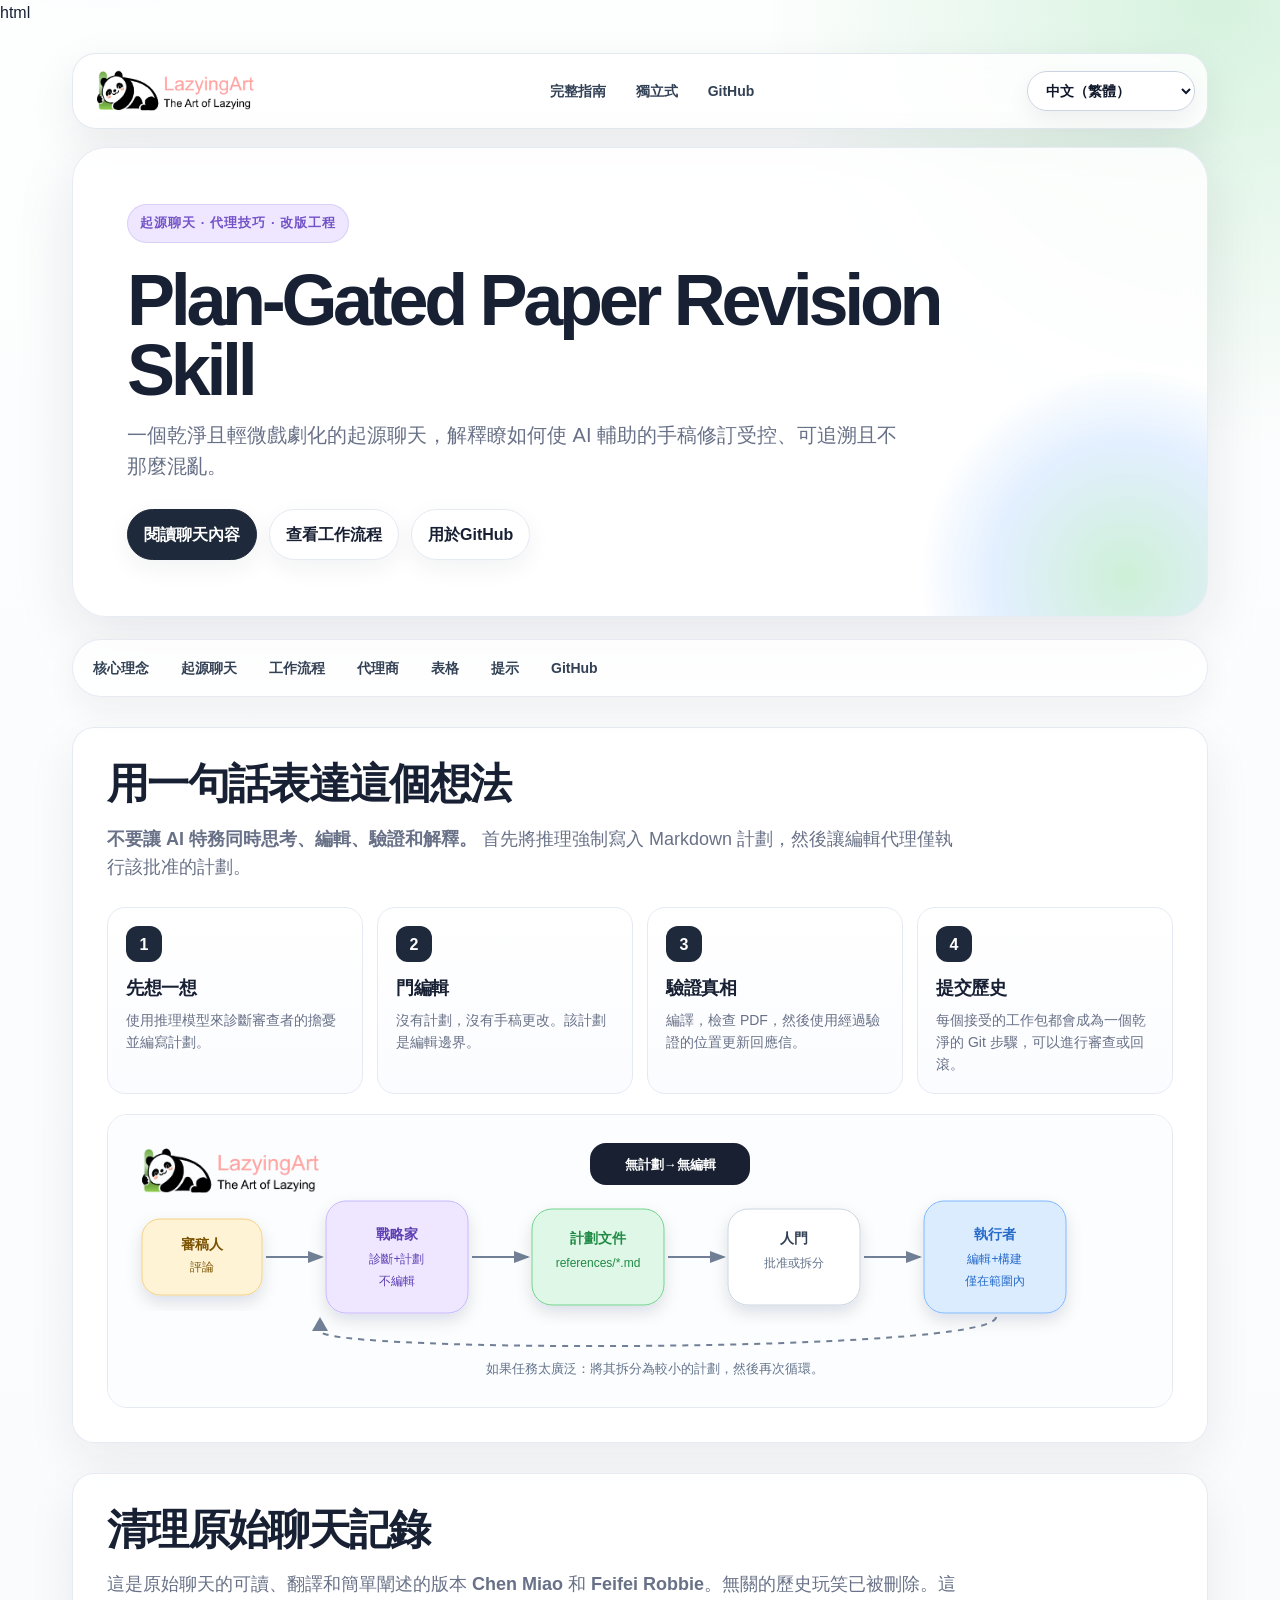
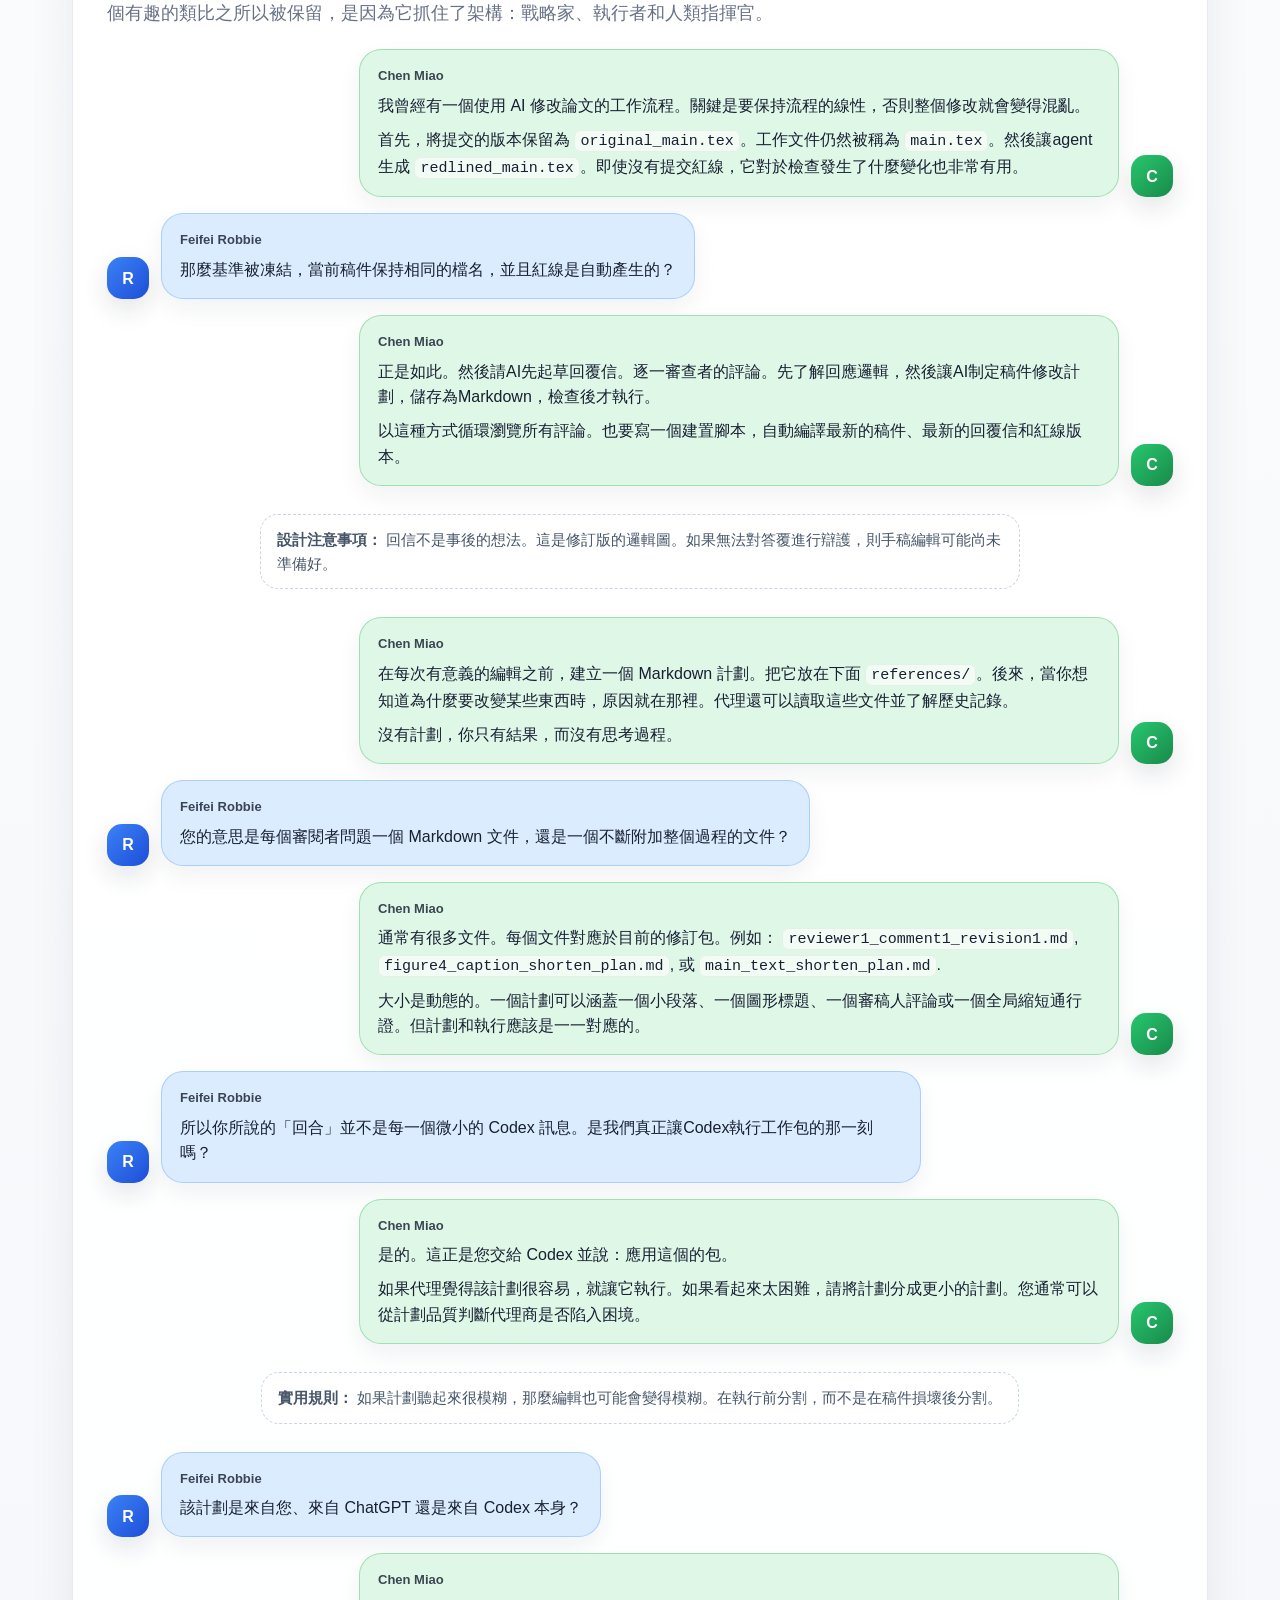
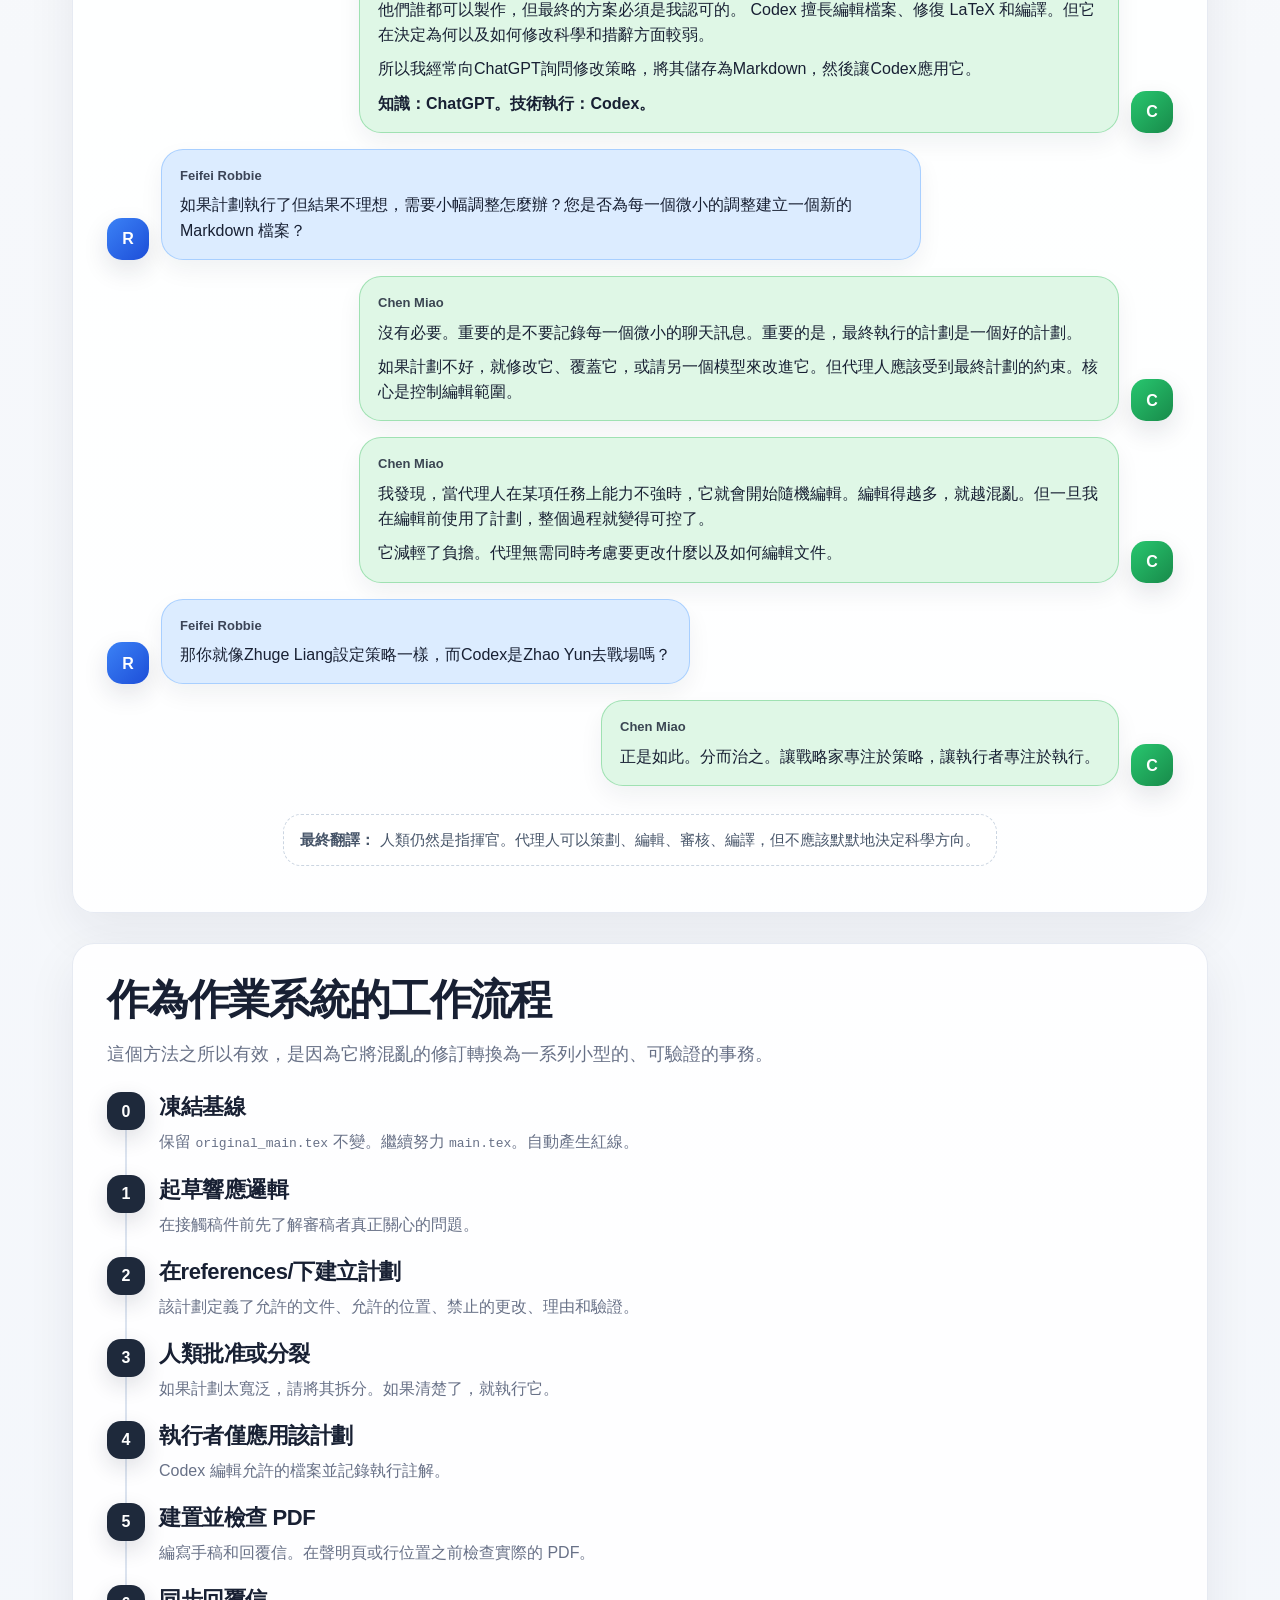
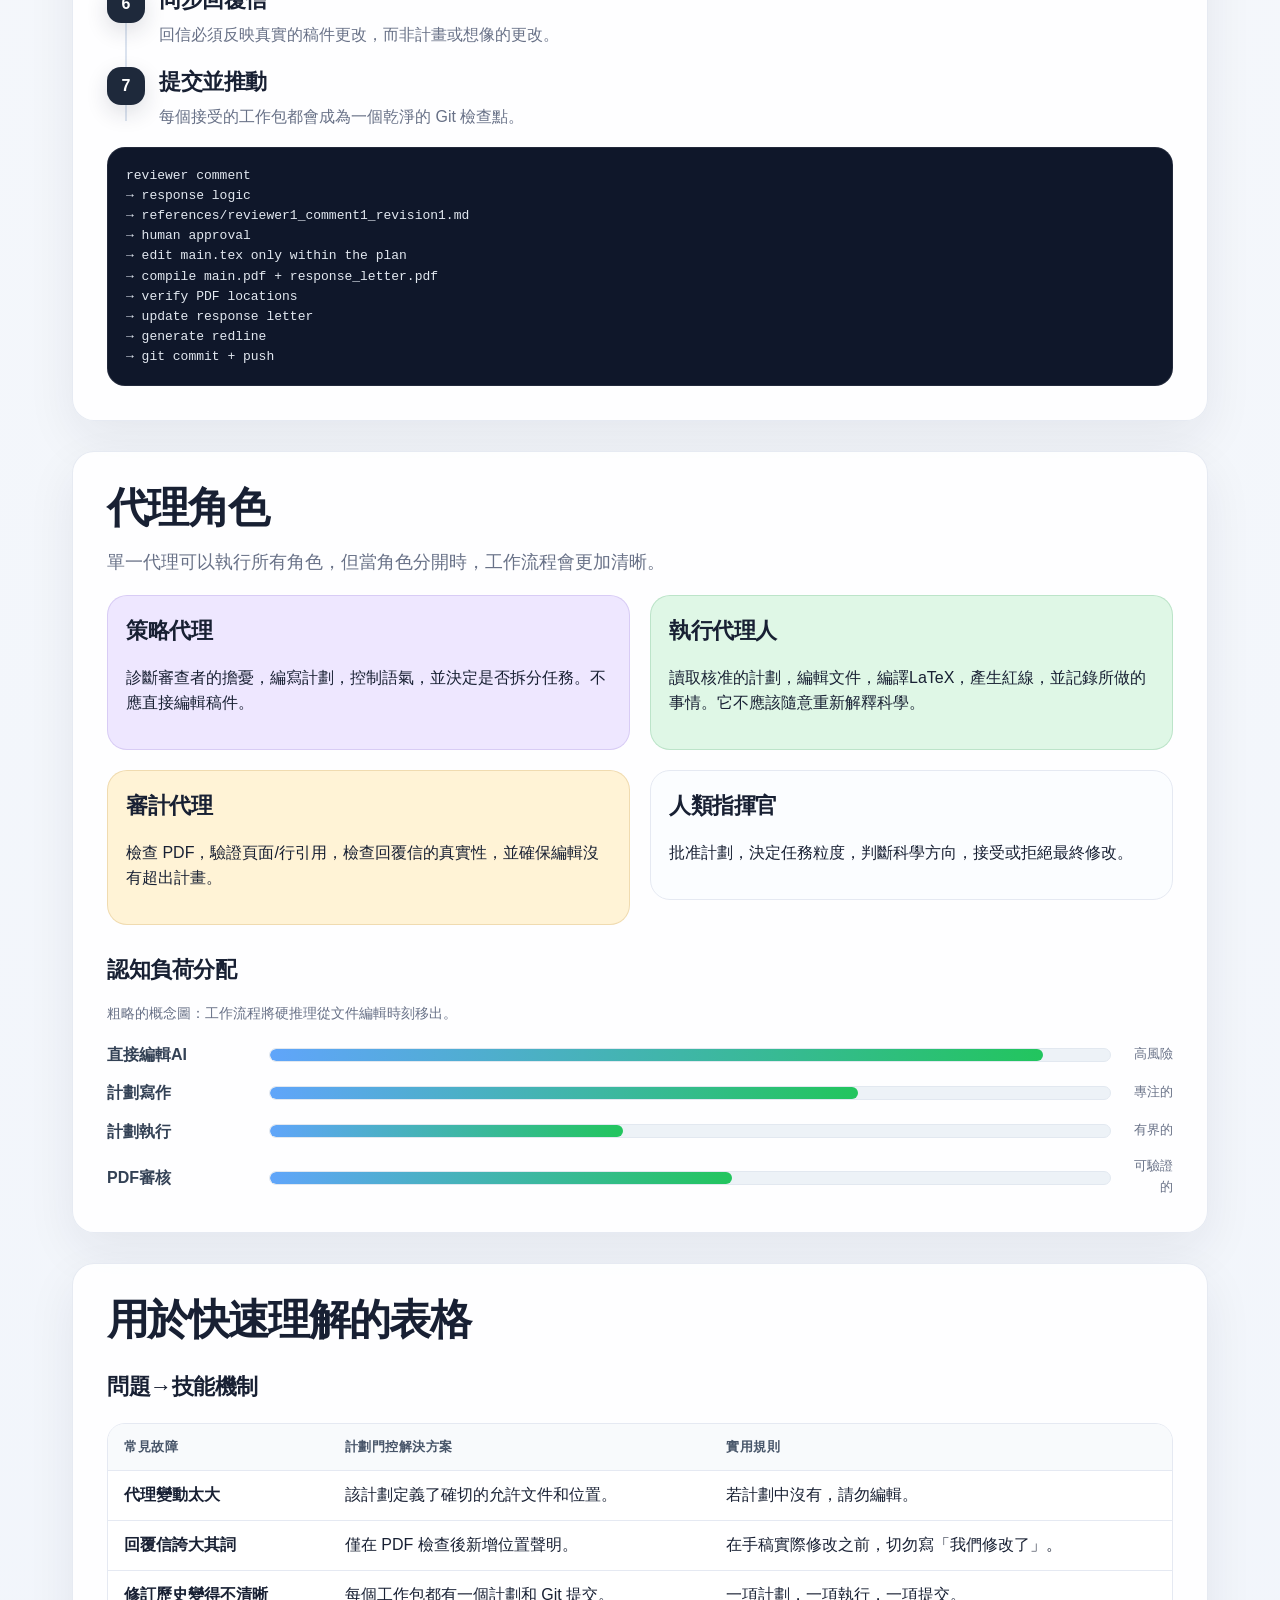
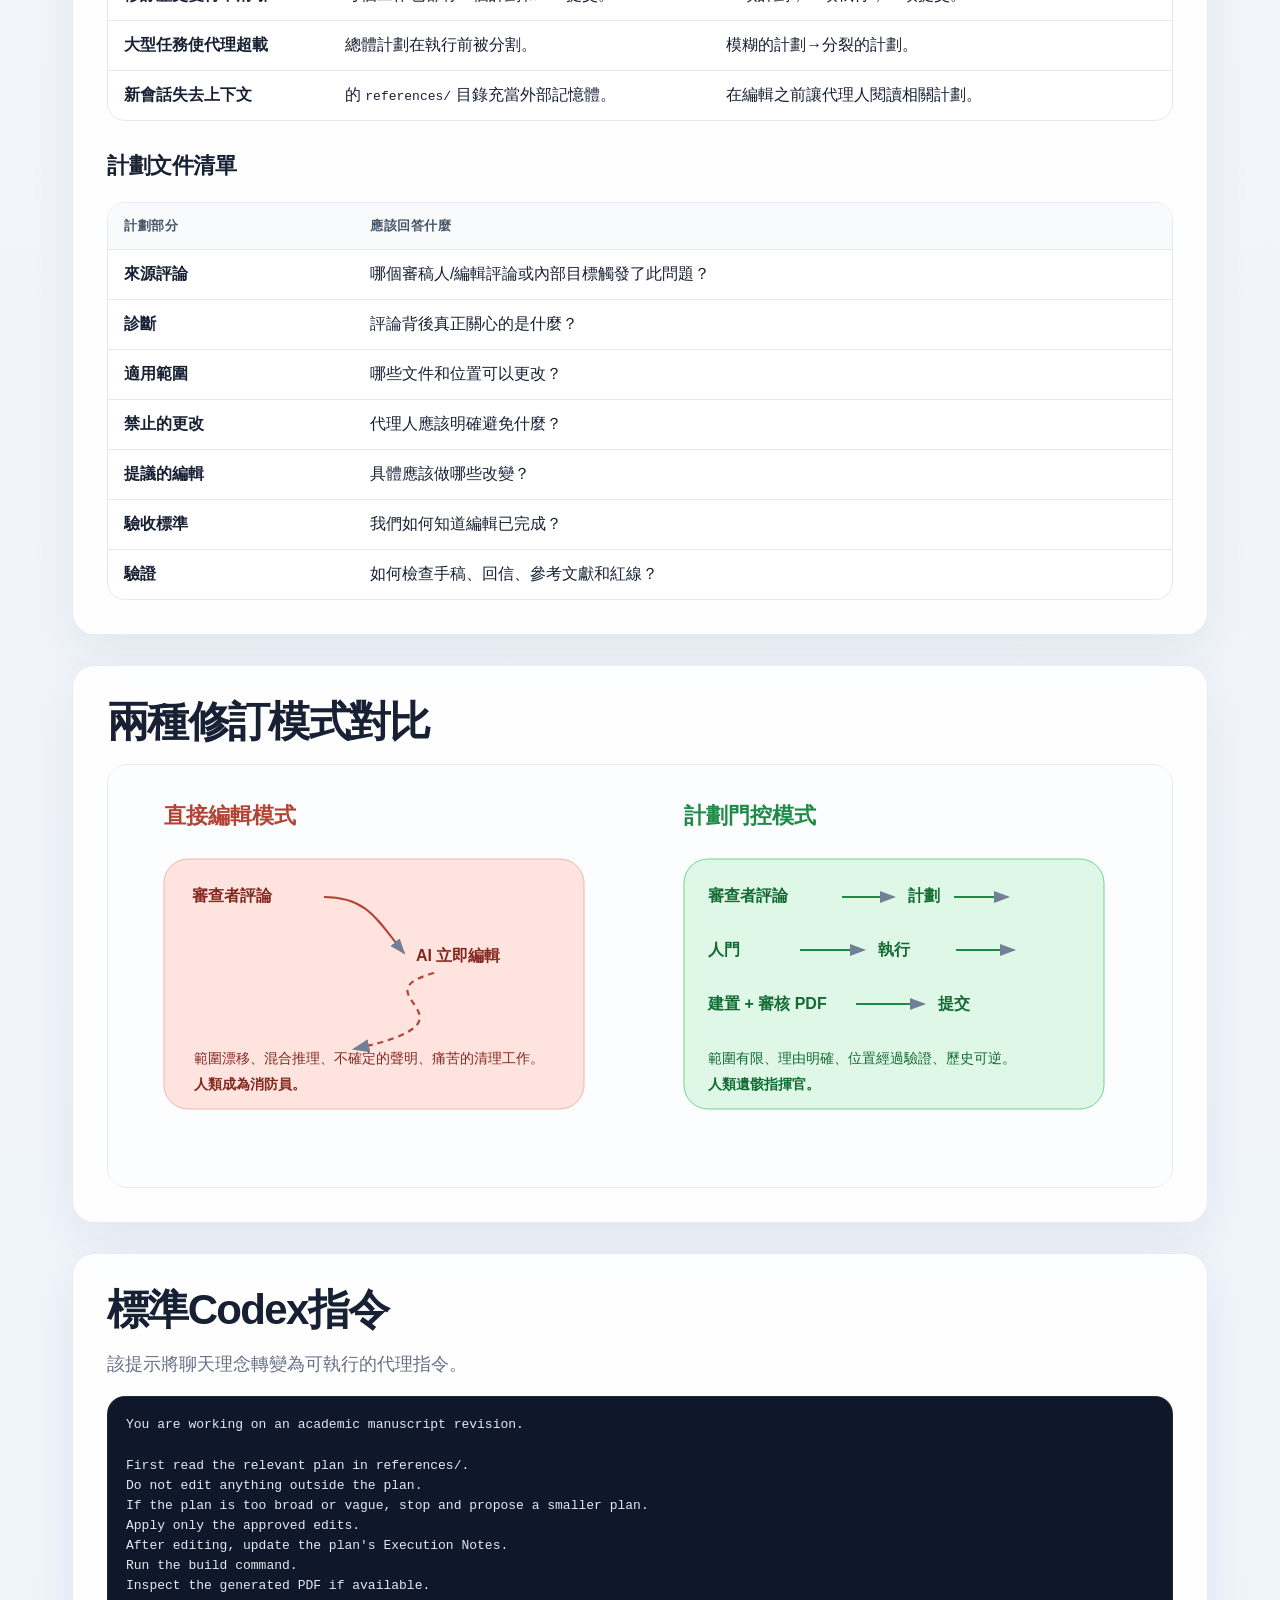
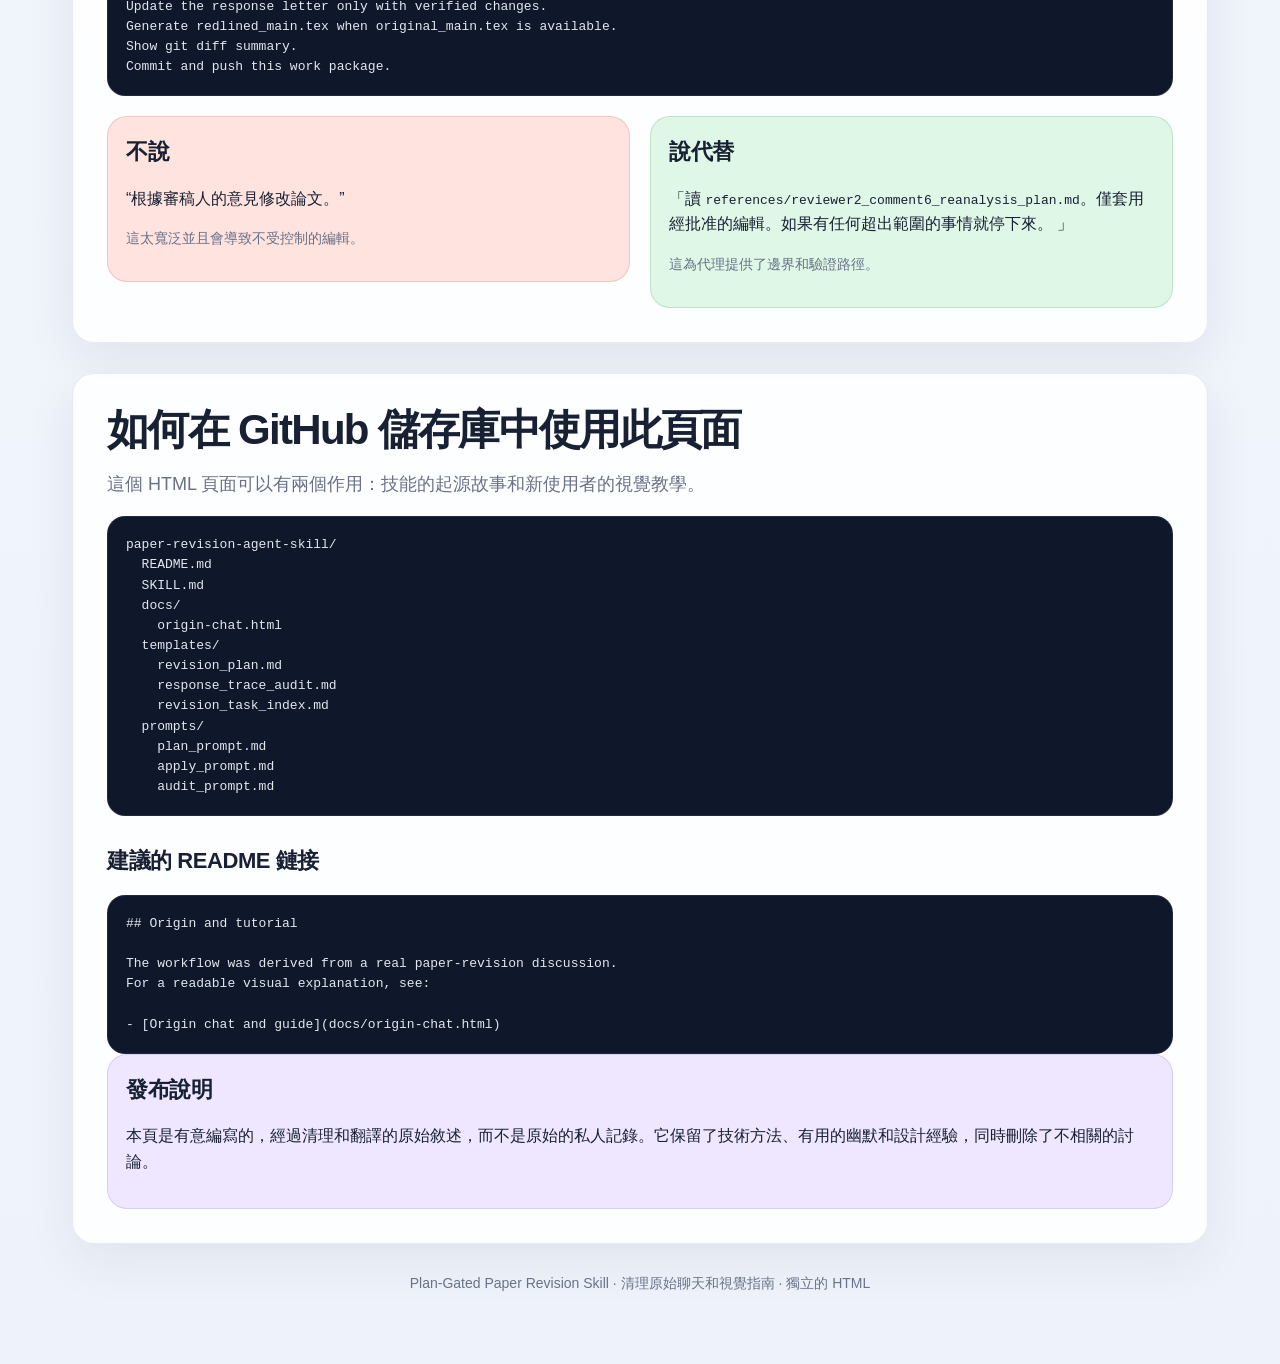
<file: docs/i18n/origin-chat.zh-Hant.html>
html
<html lang="zh-Hant">
<head>
<meta charset="utf-8"/>
<meta content="width=device-width, initial-scale=1" name="viewport"/>
<title>Paper Revision Skill — 中文（繁體）</title>
<meta content="A cleaned, readable origin chat and practical guide for the Plan-Gated Paper Revision Skill." name="description"/>
<style>
    :root {
      --bg: #f6f8fb;
      --paper: #ffffff;
      --ink: #182033;
      --muted: #687187;
      --line: #e5e9f2;
      --blue: #dcecff;
      --blue-edge: #7fb8ff;
      --blue-strong: #246bca;
      --green: #dff7e6;
      --green-edge: #72d38d;
      --green-strong: #1f8a45;
      --purple: #eee7ff;
      --purple-strong: #7352c7;
      --amber: #fff3d6;
      --amber-strong: #ae7100;
      --red: #ffe3df;
      --red-strong: #b34435;
      --shadow: 0 18px 60px rgba(25, 33, 58, .10);
      --radius: 22px;
      --mono: ui-monospace, SFMono-Regular, Menlo, Monaco, Consolas, "Liberation Mono", monospace;
      --sans: -apple-system, BlinkMacSystemFont, "SF Pro Display", "SF Pro Text", Inter, Segoe UI, Roboto, Helvetica, Arial, sans-serif;
    }

    * { box-sizing: border-box; }
    html { scroll-behavior: smooth; }
    body {
      margin: 0;
      font-family: var(--sans);
      color: var(--ink);
      background:
        radial-gradient(circle at 8% -5%, rgba(127, 184, 255, .35), transparent 30rem),
        radial-gradient(circle at 95% 0%, rgba(114, 211, 141, .28), transparent 28rem),
        linear-gradient(180deg, #fdfefe 0%, var(--bg) 35%, #eef3fb 100%);
      line-height: 1.58;
    }

    a { color: var(--blue-strong); text-decoration: none; }
    a:hover { text-decoration: underline; }

    .page {
      max-width: 1180px;
      margin: 0 auto;
      padding: 28px 22px 70px;
    }

    .langbar {
      margin: 0 0 16px;
      display: flex;
      flex-wrap: wrap;
      gap: 7px;
      align-items: center;
    }
    .langbar a {
      display: inline-flex;
      align-items: center;
      min-height: 30px;
      padding: 6px 10px;
      border: 1px solid rgba(229,233,242,.95);
      border-radius: 999px;
      background: rgba(255,255,255,.72);
      box-shadow: 0 8px 22px rgba(25,33,58,.05);
      color: #334155;
      font-size: 13px;
      font-weight: 700;
      text-decoration: none;
    }
    .langbar a:hover,
    .langbar a.active {
      background: #1e293b;
      color: #fff;
      border-color: #1e293b;
    }

    .hero {
      position: relative;
      overflow: hidden;
      border: 1px solid rgba(229, 233, 242, .9);
      border-radius: 34px;
      background: rgba(255, 255, 255, .82);
      box-shadow: var(--shadow);
      padding: 56px 54px;
      backdrop-filter: blur(12px);
    }
    .hero:before {
      content: "";
      position: absolute;
      inset: auto -130px -170px auto;
      width: 420px;
      height: 420px;
      border-radius: 999px;
      background: radial-gradient(circle, rgba(114,211,141,.35), rgba(127,184,255,.22) 45%, transparent 70%);
      pointer-events: none;
    }
    .eyebrow {
      display: inline-flex;
      align-items: center;
      gap: 8px;
      font-size: 13px;
      letter-spacing: .08em;
      text-transform: uppercase;
      color: var(--purple-strong);
      background: var(--purple);
      border: 1px solid rgba(115,82,199,.16);
      border-radius: 999px;
      padding: 8px 12px;
      font-weight: 750;
    }
    h1 {
      margin: 22px 0 14px;
      font-size: clamp(38px, 6vw, 72px);
      line-height: .98;
      letter-spacing: -0.06em;
      max-width: 870px;
    }
    .subtitle {
      max-width: 770px;
      color: var(--muted);
      font-size: 20px;
      margin: 0;
    }
    .hero-actions {
      margin-top: 26px;
      display: flex;
      flex-wrap: wrap;
      gap: 12px;
    }
    .btn {
      display: inline-flex;
      align-items: center;
      justify-content: center;
      border-radius: 999px;
      padding: 12px 16px;
      font-weight: 740;
      border: 1px solid var(--line);
      background: white;
      color: var(--ink);
      box-shadow: 0 8px 24px rgba(25,33,58,.06);
    }
    .btn.primary {
      background: #1e293b;
      color: white;
      border-color: #1e293b;
    }

    .nav {
      position: sticky;
      top: 0;
      z-index: 4;
      margin: 22px 0;
      border: 1px solid rgba(229,233,242,.92);
      border-radius: 999px;
      background: rgba(255,255,255,.78);
      box-shadow: 0 12px 32px rgba(25,33,58,.06);
      backdrop-filter: blur(12px);
      padding: 8px;
      display: flex;
      gap: 8px;
      overflow-x: auto;
    }
    .nav a {
      white-space: nowrap;
      color: #334155;
      padding: 9px 12px;
      border-radius: 999px;
      font-weight: 650;
      font-size: 14px;
    }
    .nav a:hover {
      background: #f1f5f9;
      text-decoration: none;
    }

    section {
      margin-top: 30px;
      background: rgba(255,255,255,.88);
      border: 1px solid rgba(229,233,242,.95);
      border-radius: var(--radius);
      box-shadow: 0 18px 50px rgba(25,33,58,.07);
      padding: 34px;
    }
    section.flat { box-shadow: none; }
    h2 {
      margin: 0 0 14px;
      font-size: clamp(26px, 3.5vw, 42px);
      line-height: 1.05;
      letter-spacing: -0.04em;
    }
    h3 {
      margin: 28px 0 12px;
      font-size: 22px;
      letter-spacing: -0.02em;
    }
    .lead { color: var(--muted); font-size: 18px; max-width: 860px; }
    .small { color: var(--muted); font-size: 14px; }

    .cards {
      display: grid;
      grid-template-columns: repeat(4, 1fr);
      gap: 14px;
      margin-top: 26px;
    }
    .card {
      border: 1px solid var(--line);
      border-radius: 18px;
      padding: 18px;
      background: linear-gradient(180deg, #ffffff, #fbfcff);
      min-height: 150px;
    }
    .card .num {
      display: inline-grid;
      place-items: center;
      width: 36px;
      height: 36px;
      border-radius: 12px;
      color: white;
      background: #1e293b;
      font-weight: 800;
      margin-bottom: 12px;
    }
    .card h3 { margin: 0 0 6px; font-size: 18px; }
    .card p { margin: 0; color: var(--muted); font-size: 14px; }

    .diagram {
      overflow-x: auto;
      border: 1px solid var(--line);
      border-radius: 20px;
      background: #fbfdff;
      padding: 16px;
      margin-top: 20px;
    }
    svg text { font-family: var(--sans); }

    .chat-wrap {
      display: flex;
      flex-direction: column;
      gap: 16px;
      margin-top: 22px;
    }
    .msg-row {
      display: flex;
      align-items: flex-end;
      gap: 12px;
      max-width: 100%;
    }
    .msg-row.right { justify-content: flex-end; }
    .avatar {
      flex: 0 0 42px;
      width: 42px;
      height: 42px;
      border-radius: 15px;
      display: grid;
      place-items: center;
      color: white;
      font-weight: 850;
      box-shadow: 0 10px 26px rgba(25,33,58,.12);
    }
    .avatar.blue { background: linear-gradient(135deg, #3b82f6, #1d4ed8); }
    .avatar.green { background: linear-gradient(135deg, #28c76f, #188a4a); }
    .bubble {
      max-width: 760px;
      border-radius: 22px;
      padding: 16px 18px;
      border: 1px solid var(--line);
      box-shadow: 0 10px 25px rgba(25,33,58,.06);
      position: relative;
    }
    .bubble.blue {
      background: var(--blue);
      border-color: rgba(127,184,255,.55);
    }
    .bubble.green {
      background: var(--green);
      border-color: rgba(114,211,141,.58);
    }
    .bubble .name {
      font-size: 13px;
      font-weight: 820;
      margin-bottom: 6px;
      opacity: .82;
    }
    .bubble p { margin: 0 0 9px; }
    .bubble p:last-child { margin-bottom: 0; }
    .bubble ul { margin: 8px 0 0 20px; padding: 0; }
    .bubble code, .inline-code {
      font-family: var(--mono);
      font-size: .94em;
      background: rgba(255,255,255,.62);
      border: 1px solid rgba(0,0,0,.05);
      border-radius: 7px;
      padding: 1px 5px;
    }
    .aside-note {
      margin: 12px auto;
      max-width: 760px;
      background: #ffffff;
      border: 1px dashed #cbd5e1;
      color: #475569;
      border-radius: 18px;
      padding: 13px 16px;
      font-size: 15px;
    }

    .two-col {
      display: grid;
      grid-template-columns: 1fr 1fr;
      gap: 20px;
      align-items: start;
    }
    .callout {
      border-radius: 20px;
      border: 1px solid var(--line);
      padding: 18px;
      background: #fbfdff;
    }
    .callout h3 { margin-top: 0; }
    .callout.warning { background: var(--amber); border-color: rgba(174,113,0,.18); }
    .callout.success { background: var(--green); border-color: rgba(31,138,69,.18); }
    .callout.danger { background: var(--red); border-color: rgba(179,68,53,.18); }
    .callout.purple { background: var(--purple); border-color: rgba(115,82,199,.18); }

    table {
      width: 100%;
      border-collapse: separate;
      border-spacing: 0;
      overflow: hidden;
      border: 1px solid var(--line);
      border-radius: 18px;
      background: white;
      margin-top: 18px;
    }
    th, td {
      padding: 14px 16px;
      text-align: left;
      vertical-align: top;
      border-bottom: 1px solid var(--line);
    }
    th {
      background: #f8fafc;
      font-size: 13px;
      letter-spacing: .04em;
      text-transform: uppercase;
      color: #475569;
    }
    tr:last-child td { border-bottom: none; }
    td:first-child { font-weight: 720; }

    pre {
      margin: 16px 0 0;
      padding: 18px;
      border-radius: 18px;
      background: #0f172a;
      color: #e2e8f0;
      overflow-x: auto;
      font-family: var(--mono);
      font-size: 13px;
      line-height: 1.55;
      border: 1px solid rgba(255,255,255,.08);
    }

    .bars { display: grid; gap: 13px; margin-top: 18px; }
    .bar-line { display: grid; grid-template-columns: 150px 1fr 50px; gap: 12px; align-items: center; }
    .bar-label { color: #334155; font-weight: 700; }
    .bar-track { height: 14px; border-radius: 999px; background: #edf2f7; overflow: hidden; border: 1px solid #e2e8f0; }
    .bar-fill { height: 100%; border-radius: 999px; background: linear-gradient(90deg, #60a5fa, #22c55e); }
    .bar-value { text-align: right; color: var(--muted); font-family: var(--mono); font-size: 13px; }

    .timeline { margin-top: 22px; position: relative; }
    .timeline:before {
      content: "";
      position: absolute;
      left: 18px;
      top: 8px;
      bottom: 8px;
      width: 2px;
      background: #dbe3ef;
    }
    .tl-item {
      position: relative;
      padding-left: 52px;
      margin: 18px 0;
    }
    .tl-dot {
      position: absolute;
      left: 0;
      top: 2px;
      width: 38px;
      height: 38px;
      border-radius: 14px;
      display: grid;
      place-items: center;
      background: #1e293b;
      color: white;
      font-weight: 850;
      box-shadow: 0 8px 22px rgba(25,33,58,.14);
    }
    .tl-item h3 { margin: 0 0 4px; }
    .tl-item p { margin: 0; color: var(--muted); }

    .footer {
      margin: 28px 0 0;
      text-align: center;
      color: var(--muted);
      font-size: 14px;
    }

    @media (max-width: 880px) {
      .hero { padding: 38px 26px; }
      .cards, .two-col { grid-template-columns: 1fr; }
      section { padding: 24px; }
      .bubble { max-width: calc(100vw - 110px); }
      .bar-line { grid-template-columns: 1fr; gap: 6px; }
      .bar-value { text-align: left; }
    }

    @media print {
      body { background: white; }
      .site-header, .langbar, .nav, .hero-actions { display: none; }
      section, .hero { box-shadow: none; break-inside: avoid; }
      .bubble { box-shadow: none; }
    }
  </style>
<link href="../site.css" rel="stylesheet"/>
<link href="style.css" rel="stylesheet"/>
<script defer="" src="../site.js"></script>
</head>
<body>
<main class="page">
<header aria-label="Site navigation" class="site-header">
<a class="site-brand" href="../index.html">Paper Revision Skill</a>
<nav aria-label="Primary navigation" class="site-nav">
<a href="../origin-chat.html">完整指南</a>
<a href="../origin-chat-downloaded-package.html">獨立式</a>
<a href="https://github.com/lachlanchen/paper-revision-skill">GitHub</a>
</nav>
<div class="language-menu">
<label class="sr-only" for="language-select">選擇語言</label>
<select aria-label="Choose language" data-language-select="" id="language-select">
<option value="../origin-chat.html">English</option>
<option value="origin-chat.ar.html">العربية</option>
<option value="origin-chat.es.html">Español</option>
<option value="origin-chat.fr.html">Français</option>
<option value="origin-chat.ja.html">日本語</option>
<option value="origin-chat.ko.html">한국어</option>
<option value="origin-chat.vi.html">Tiếng Việt</option>
<option value="origin-chat.zh-Hans.html">中文 (简体)</option>
<option selected="" value="origin-chat.zh-Hant.html">中文（繁體）</option>
<option value="origin-chat.de.html">Deutsch</option>
<option value="origin-chat.ru.html">Русский</option>
</select>
</div>
</header>
<header class="hero">
<span class="eyebrow">起源聊天 · 代理技巧 · 改版工程</span>
<h1>Plan-Gated Paper Revision Skill</h1>
<p class="subtitle">一個乾淨且輕微戲劇化的起源聊天，解釋瞭如何使 AI 輔助的手稿修訂受控、可追溯且不那麼混亂。</p>
<div class="hero-actions">
<a class="btn primary" href="#chat">閱讀聊天內容</a>
<a class="btn" href="#workflow">查看工作流程</a>
<a class="btn" href="#github">用於GitHub</a>
</div>
</header>
<nav aria-label="Table of contents" class="nav">
<a href="#idea">核心理念</a>
<a href="#chat">起源聊天</a>
<a href="#workflow">工作流程</a>
<a href="#roles">代理商</a>
<a href="#tables">表格</a>
<a href="#prompt">提示</a>
<a href="#github">GitHub</a>
</nav>
<section id="idea">
<h2>用一句話表達這個想法</h2>
<p class="lead"><strong>不要讓 AI 特務同時思考、編輯、驗證和解釋。</strong> 首先將推理強制寫入 Markdown 計劃，然後讓編輯代理僅執行該批准的計劃。</p>
<div class="cards">
<article class="card">
<div class="num">1</div>
<h3>先想一想</h3>
<p>使用推理模型來診斷審查者的擔憂並編寫計劃。</p>
</article>
<article class="card">
<div class="num">2</div>
<h3>門編輯</h3>
<p>沒有計劃，沒有手稿更改。該計劃是編輯邊界。</p>
</article>
<article class="card">
<div class="num">3</div>
<h3>驗證真相</h3>
<p>編譯，檢查 PDF，然後使用經過驗證的位置更新回應信。</p>
</article>
<article class="card">
<div class="num">4</div>
<h3>提交歷史</h3>
<p>每個接受的工作包都會成為一個乾淨的 Git 步驟，可以進行審查或回滾。</p>
</article>
</div>
<div aria-label="Plan gated workflow diagram" class="diagram">
<svg aria-label="Reviewer comment goes to strategist, plan, human approval, executor, build, auditor, response letter and git." height="260" role="img" viewBox="0 0 1040 260" width="1040">
<defs>
<marker id="arrow" markerHeight="10" markerUnits="strokeWidth" markerWidth="10" orient="auto" refX="7" refY="3">
<path d="M0,0 L0,6 L8,3 z" fill="#718096"></path>
</marker>
<filter height="140%" id="softShadow" width="140%" x="-20%" y="-20%">
<feDropShadow dx="0" dy="7" flood-color="#19213a" flood-opacity="0.12" stdDeviation="8"></feDropShadow>
</filter>
</defs>
<a aria-label="LazyingArt" href="https://lazying.art" rel="noopener" target="_blank">
<image height="56" href="../assets/lazyingart-logo.png" preserveAspectRatio="xMinYMid meet" width="190" x="18" y="12"/>
</a>
<rect fill="#fff3d6" filter="url(#softShadow)" height="76" rx="18" stroke="#f3d084" width="120" x="18" y="88"></rect>
<text fill="#7a5200" font-size="14" font-weight="800" text-anchor="middle" x="78" y="118">審稿人</text>
<text fill="#7a5200" font-size="12" text-anchor="middle" x="78" y="140">評論</text>
<path d="M142 126 C168 126 174 126 198 126" fill="none" marker-end="url(#arrow)" stroke="#718096" stroke-width="2"></path>
<rect fill="#eee7ff" filter="url(#softShadow)" height="112" rx="20" stroke="#c7b8ff" width="142" x="202" y="70"></rect>
<text fill="#5d3eb2" font-size="14" font-weight="800" text-anchor="middle" x="273" y="108">戰略家</text>
<text fill="#5d3eb2" font-size="12" text-anchor="middle" x="273" y="132">診斷+計劃</text>
<text fill="#5d3eb2" font-size="12" text-anchor="middle" x="273" y="154">不編輯</text>
<path d="M348 126 C374 126 380 126 404 126" fill="none" marker-end="url(#arrow)" stroke="#718096" stroke-width="2"></path>
<rect fill="#dff7e6" filter="url(#softShadow)" height="96" rx="20" stroke="#72d38d" width="132" x="408" y="78"></rect>
<text fill="#1f8a45" font-size="14" font-weight="800" text-anchor="middle" x="474" y="112">計劃文件</text>
<text fill="#1f8a45" font-size="12" text-anchor="middle" x="474" y="136">references/*.md</text>
<path d="M544 126 C570 126 576 126 600 126" fill="none" marker-end="url(#arrow)" stroke="#718096" stroke-width="2"></path>
<rect fill="#ffffff" filter="url(#softShadow)" height="96" rx="20" stroke="#cbd5e1" width="132" x="604" y="78"></rect>
<text fill="#334155" font-size="14" font-weight="800" text-anchor="middle" x="670" y="112">人門</text>
<text fill="#64748b" font-size="12" text-anchor="middle" x="670" y="136">批准或拆分</text>
<path d="M740 126 C766 126 772 126 796 126" fill="none" marker-end="url(#arrow)" stroke="#718096" stroke-width="2"></path>
<rect fill="#dcecff" filter="url(#softShadow)" height="112" rx="20" stroke="#7fb8ff" width="142" x="800" y="70"></rect>
<text fill="#246bca" font-size="14" font-weight="800" text-anchor="middle" x="871" y="108">執行者</text>
<text fill="#246bca" font-size="12" text-anchor="middle" x="871" y="132">編輯+構建</text>
<text fill="#246bca" font-size="12" text-anchor="middle" x="871" y="154">僅在範圍內</text>
<path d="M872 186 C872 222 196 222 196 200" fill="none" stroke="#718096" stroke-dasharray="6 6" stroke-width="2"></path>
<path d="M196 186 L188 200 L204 200 Z" fill="#718096"></path>
<text fill="#64748b" font-size="13" text-anchor="middle" x="531" y="242">如果任務太廣泛：將其拆分為較小的計劃，然後再次循環。</text>
<rect fill="#0f172a" height="42" opacity=".96" rx="16" width="160" x="466" y="12"></rect>
<text fill="#fff" font-size="13" font-weight="800" text-anchor="middle" x="546" y="38">無計劃→無編輯</text>
</svg>
</div>
</section>
<section id="chat">
<h2>清理原始聊天記錄</h2>
<p class="lead">這是原始聊天的可讀、翻譯和簡單闡述的版本 <strong>Chen Miao</strong> 和 <strong>Feifei Robbie</strong>。無關的歷史玩笑已被刪除。這個有趣的類比之所以被保留，是因為它抓住了架構：戰略家、執行者和人類指揮官。</p>
<div class="chat-wrap">
<div class="msg-row right">
<div class="bubble green">
<div class="name">Chen Miao</div>
<p>我曾經有一個使用 AI 修改論文的工作流程。關鍵是要保持流程的線性，否則整個修改就會變得混亂。</p>
<p>首先，將提交的版本保留為 <code>original_main.tex</code>。工作文件仍然被稱為 <code>main.tex</code>。然後讓agent生成 <code>redlined_main.tex</code>。即使沒有提交紅線，它對於檢查發生了什麼變化也非常有用。</p>
</div>
<div class="avatar green">C</div>
</div>
<div class="msg-row">
<div class="avatar blue">R</div>
<div class="bubble blue">
<div class="name">Feifei Robbie</div>
<p>那麼基準被凍結，當前稿件保持相同的檔名，並且紅線是自動產生的？</p>
</div>
</div>
<div class="msg-row right">
<div class="bubble green">
<div class="name">Chen Miao</div>
<p>正是如此。然後請AI先起草回覆信。逐一審查者的評論。先了解回應邏輯，然後讓AI制定稿件修改計劃，儲存為Markdown，檢查後才執行。</p>
<p>以這種方式循環瀏覽所有評論。也要寫一個建置腳本，自動編譯最新的稿件、最新的回覆信和紅線版本。</p>
</div>
<div class="avatar green">C</div>
</div>
<div class="aside-note"><strong>設計注意事項：</strong> 回信不是事後的想法。這是修訂版的邏輯圖。如果無法對答覆進行辯護，則手稿編輯可能尚未準備好。</div>
<div class="msg-row right">
<div class="bubble green">
<div class="name">Chen Miao</div>
<p>在每次有意義的編輯之前，建立一個 Markdown 計劃。把它放在下面 <code>references/</code>。後來，當你想知道為什麼要改變某些東西時，原因就在那裡。代理還可以讀取這些文件並了解歷史記錄。</p>
<p>沒有計劃，你只有結果，而沒有思考過程。</p>
</div>
<div class="avatar green">C</div>
</div>
<div class="msg-row">
<div class="avatar blue">R</div>
<div class="bubble blue">
<div class="name">Feifei Robbie</div>
<p>您的意思是每個審閱者問題一個 Markdown 文件，還是一個不斷附加整個過程的文件？</p>
</div>
</div>
<div class="msg-row right">
<div class="bubble green">
<div class="name">Chen Miao</div>
<p>通常有很多文件。每個文件對應於目前的修訂包。例如： <code>reviewer1_comment1_revision1.md</code>, <code>figure4_caption_shorten_plan.md</code>, 或 <code>main_text_shorten_plan.md</code>.</p>
<p>大小是動態的。一個計劃可以涵蓋一個小段落、一個圖形標題、一個審稿人評論或一個全局縮短通行證。但計劃和執行應該是一一對應的。</p>
</div>
<div class="avatar green">C</div>
</div>
<div class="msg-row">
<div class="avatar blue">R</div>
<div class="bubble blue">
<div class="name">Feifei Robbie</div>
<p>所以你所說的「回合」並不是每一個微小的 Codex 訊息。是我們真正讓Codex執行工作包的那一刻嗎？</p>
</div>
</div>
<div class="msg-row right">
<div class="bubble green">
<div class="name">Chen Miao</div>
<p>是的。這正是您交給 Codex 並說：應用這個的包。</p>
<p>如果代理覺得該計劃很容易，就讓它執行。如果看起來太困難，請將計劃分成更小的計劃。您通常可以從計劃品質判斷代理商是否陷入困境。</p>
</div>
<div class="avatar green">C</div>
</div>
<div class="aside-note"><strong>實用規則：</strong> 如果計劃聽起來很模糊，那麼編輯也可能會變得模糊。在執行前分割，而不是在稿件損壞後分割。</div>
<div class="msg-row">
<div class="avatar blue">R</div>
<div class="bubble blue">
<div class="name">Feifei Robbie</div>
<p>該計劃是來自您、來自 ChatGPT 還是來自 Codex 本身？</p>
</div>
</div>
<div class="msg-row right">
<div class="bubble green">
<div class="name">Chen Miao</div>
<p>他們誰都可以製作，但最終的方案必須是我認可的。 Codex 擅長編輯檔案、修復 LaTeX 和編譯。但它在決定為何以及如何修改科學和措辭方面較弱。</p>
<p>所以我經常向ChatGPT詢問修改策略，將其儲存為Markdown，然後讓Codex應用它。</p>
<p><strong>知識：ChatGPT。技術執行：Codex。</strong></p>
</div>
<div class="avatar green">C</div>
</div>
<div class="msg-row">
<div class="avatar blue">R</div>
<div class="bubble blue">
<div class="name">Feifei Robbie</div>
<p>如果計劃執行了但結果不理想，需要小幅調整怎麼辦？您是否為每一個微小的調整建立一個新的 Markdown 檔案？</p>
</div>
</div>
<div class="msg-row right">
<div class="bubble green">
<div class="name">Chen Miao</div>
<p>沒有必要。重要的是不要記錄每一個微小的聊天訊息。重要的是，最終執行的計劃是一個好的計劃。</p>
<p>如果計劃不好，就修改它、覆蓋它，或請另一個模型來改進它。但代理人應該受到最終計劃的約束。核心是控制編輯範圍。</p>
</div>
<div class="avatar green">C</div>
</div>
<div class="msg-row right">
<div class="bubble green">
<div class="name">Chen Miao</div>
<p>我發現，當代理人在某項任務上能力不強時，它就會開始隨機編輯。編輯得越多，就越混亂。但一旦我在編輯前使用了計劃，整個過程就變得可控了。</p>
<p>它減輕了負擔。代理無需同時考慮要更改什麼以及如何編輯文件。</p>
</div>
<div class="avatar green">C</div>
</div>
<div class="msg-row">
<div class="avatar blue">R</div>
<div class="bubble blue">
<div class="name">Feifei Robbie</div>
<p>那你就像Zhuge Liang設定策略一樣，而Codex是Zhao Yun去戰場嗎？</p>
</div>
</div>
<div class="msg-row right">
<div class="bubble green">
<div class="name">Chen Miao</div>
<p>正是如此。分而治之。讓戰略家專注於策略，讓執行者專注於執行。</p>
</div>
<div class="avatar green">C</div>
</div>
<div class="aside-note"><strong>最終翻譯：</strong> 人類仍然是指揮官。代理人可以策劃、編輯、審核、編譯，但不應該默默地決定科學方向。</div>
</div>
</section>
<section id="workflow">
<h2>作為作業系統的工作流程</h2>
<p class="lead">這個方法之所以有效，是因為它將混亂的修訂轉換為一系列小型的、可驗證的事務。</p>
<div class="timeline">
<div class="tl-item">
<div class="tl-dot">0</div>
<h3>凍結基線</h3>
<p>保留 <code>original_main.tex</code> 不變。繼續努力 <code>main.tex</code>。自動產生紅線。</p>
</div>
<div class="tl-item">
<div class="tl-dot">1</div>
<h3>起草響應邏輯</h3>
<p>在接觸稿件前先了解審稿者真正關心的問題。</p>
</div>
<div class="tl-item">
<div class="tl-dot">2</div>
<h3>在references/下建立計劃</h3>
<p>該計劃定義了允許的文件、允許的位置、禁止的更改、理由和驗證。</p>
</div>
<div class="tl-item">
<div class="tl-dot">3</div>
<h3>人類批准或分裂</h3>
<p>如果計劃太寬泛，請將其拆分。如果清楚了，就執行它。</p>
</div>
<div class="tl-item">
<div class="tl-dot">4</div>
<h3>執行者僅應用該計劃</h3>
<p>Codex 編輯允許的檔案並記錄執行註解。</p>
</div>
<div class="tl-item">
<div class="tl-dot">5</div>
<h3>建置並檢查 PDF</h3>
<p>編寫手稿和回覆信。在聲明頁或行位置之前檢查實際的 PDF。</p>
</div>
<div class="tl-item">
<div class="tl-dot">6</div>
<h3>同步回覆信</h3>
<p>回信必須反映真實的稿件更改，而非計畫或想像的更改。</p>
</div>
<div class="tl-item">
<div class="tl-dot">7</div>
<h3>提交並推動</h3>
<p>每個接受的工作包都會成為一個乾淨的 Git 檢查點。</p>
</div>
</div>
<pre><code>reviewer comment
→ response logic
→ references/reviewer1_comment1_revision1.md
→ human approval
→ edit main.tex only within the plan
→ compile main.pdf + response_letter.pdf
→ verify PDF locations
→ update response letter
→ generate redline
→ git commit + push</code></pre>
</section>
<section id="roles">
<h2>代理角色</h2>
<p class="lead">單一代理可以執行所有角色，但當角色分開時，工作流程會更加清晰。</p>
<div class="two-col">
<div class="callout purple">
<h3>策略代理</h3>
<p>診斷審查者的擔憂，編寫計劃，控制語氣，並決定是否拆分任務。不應直接編輯稿件。</p>
</div>
<div class="callout success">
<h3>執行代理人</h3>
<p>讀取核准的計劃，編輯文件，編譯LaTeX，產生紅線，並記錄所做的事情。它不應該隨意重新解釋科學。</p>
</div>
<div class="callout warning">
<h3>審計代理</h3>
<p>檢查 PDF，驗證頁面/行引用，檢查回覆信的真實性，並確保編輯沒有超出計畫。</p>
</div>
<div class="callout">
<h3>人類指揮官</h3>
<p>批准計劃，決定任務粒度，判斷科學方向，接受或拒絕最終修改。</p>
</div>
</div>
<h3>認知負荷分配</h3>
<p class="small">粗略的概念圖：工作流程將硬推理從文件編輯時刻移出。</p>
<div class="bars">
<div class="bar-line"><div class="bar-label">直接編輯AI</div><div class="bar-track"><div class="bar-fill" style="width: 92%"></div></div><div class="bar-value">高風險</div></div>
<div class="bar-line"><div class="bar-label">計劃寫作</div><div class="bar-track"><div class="bar-fill" style="width: 70%"></div></div><div class="bar-value">專注的</div></div>
<div class="bar-line"><div class="bar-label">計劃執行</div><div class="bar-track"><div class="bar-fill" style="width: 42%"></div></div><div class="bar-value">有界的</div></div>
<div class="bar-line"><div class="bar-label">PDF審核</div><div class="bar-track"><div class="bar-fill" style="width: 55%"></div></div><div class="bar-value">可驗證的</div></div>
</div>
</section>
<section id="tables">
<h2>用於快速理解的表格</h2>
<h3>問題→技能機制</h3>
<table>
<thead>
<tr><th>常見故障</th><th>計劃門控解決方案</th><th>實用規則</th></tr>
</thead>
<tbody>
<tr><td>代理變動太大</td><td>該計劃定義了確切的允許文件和位置。</td><td>若計劃中沒有，請勿編輯。</td></tr>
<tr><td>回覆信誇大其詞</td><td>僅在 PDF 檢查後新增位置聲明。</td><td>在手稿實際修改之前，切勿寫「我們修改了」。</td></tr>
<tr><td>修訂歷史變得不清晰</td><td>每個工作包都有一個計劃和 Git 提交。</td><td>一項計劃，一項執行，一項提交。</td></tr>
<tr><td>大型任務使代理超載</td><td>總體計劃在執行前被分割。</td><td>模糊的計劃→分裂的計劃。</td></tr>
<tr><td>新會話失去上下文</td><td>的 <code>references/</code> 目錄充當外部記憶體。</td><td>在編輯之前讓代理人閱讀相關計劃。</td></tr>
</tbody>
</table>
<h3>計劃文件清單</h3>
<table>
<thead>
<tr><th>計劃部分</th><th>應該回答什麼</th></tr>
</thead>
<tbody>
<tr><td>來源評論</td><td>哪個審稿人/編輯評論或內部目標觸發了此問題？</td></tr>
<tr><td>診斷</td><td>評論背後真正關心的是什麼？</td></tr>
<tr><td>適用範圍</td><td>哪些文件和位置可以更改？</td></tr>
<tr><td>禁止的更改</td><td>代理人應該明確避免什麼？</td></tr>
<tr><td>提議的編輯</td><td>具體應該做哪些改變？</td></tr>
<tr><td>驗收標準</td><td>我們如何知道編輯已完成？</td></tr>
<tr><td>驗證</td><td>如何檢查手稿、回信、參考文獻和紅線？</td></tr>
</tbody>
</table>
</section>
<section>
<h2>兩種修訂模式對比</h2>
<div aria-label="Comparison between direct edit and plan-gated edit" class="diagram">
<svg aria-label="Comparison between direct AI editing and plan-gated editing." height="390" role="img" viewBox="0 0 1040 390" width="1040">
<defs>
<marker id="arrow2" markerHeight="10" markerUnits="strokeWidth" markerWidth="10" orient="auto" refX="7" refY="3"><path d="M0,0 L0,6 L8,3 z" fill="#718096"></path></marker>
</defs>
<text fill="#b34435" font-size="22" font-weight="850" x="40" y="42">直接編輯模式</text>
<text fill="#1f8a45" font-size="22" font-weight="850" x="560" y="42">計劃門控模式</text>
<g transform="translate(40,78)">
<rect fill="#ffe3df" height="250" rx="24" stroke="#f3b2aa" width="420" x="0" y="0"></rect>
<text fill="#84281f" font-size="16" font-weight="800" x="28" y="42">審查者評論</text>
<path d="M160 38 C205 38 215 64 240 94" fill="none" marker-end="url(#arrow2)" stroke="#b34435" stroke-width="2"></path>
<text fill="#84281f" font-size="16" font-weight="800" x="252" y="102">AI 立即編輯</text>
<path d="M270 114 C190 136 330 160 190 190" fill="none" marker-end="url(#arrow2)" stroke="#b34435" stroke-dasharray="6 5" stroke-width="2.2"></path>
<text fill="#84281f" font-size="14" x="30" y="204">範圍漂移、混合推理、不確定的聲明、痛苦的清理工作。</text>
<text fill="#84281f" font-size="14" font-weight="800" x="30" y="230">人類成為消防員。</text>
</g>
<g transform="translate(560,78)">
<rect fill="#dff7e6" height="250" rx="24" stroke="#72d38d" width="420" x="0" y="0"></rect>
<text fill="#126b32" font-size="16" font-weight="800" x="24" y="42">審查者評論</text>
<path d="M158 38 L210 38" fill="none" marker-end="url(#arrow2)" stroke="#1f8a45" stroke-width="2"></path>
<text fill="#126b32" font-size="16" font-weight="800" x="224" y="42">計劃</text>
<path d="M270 38 L324 38" fill="none" marker-end="url(#arrow2)" stroke="#1f8a45" stroke-width="2"></path>
<text fill="#126b32" font-size="16" font-weight="800" x="24" y="96">人門</text>
<path d="M116 91 L180 91" fill="none" marker-end="url(#arrow2)" stroke="#1f8a45" stroke-width="2"></path>
<text fill="#126b32" font-size="16" font-weight="800" x="194" y="96">執行</text>
<path d="M272 91 L330 91" fill="none" marker-end="url(#arrow2)" stroke="#1f8a45" stroke-width="2"></path>
<text fill="#126b32" font-size="16" font-weight="800" x="24" y="150">建置 + 審核 PDF</text>
<path d="M172 145 L240 145" fill="none" marker-end="url(#arrow2)" stroke="#1f8a45" stroke-width="2"></path>
<text fill="#126b32" font-size="16" font-weight="800" x="254" y="150">提交</text>
<text fill="#126b32" font-size="14" x="24" y="204">範圍有限、理由明確、位置經過驗證、歷史可逆。</text>
<text fill="#126b32" font-size="14" font-weight="800" x="24" y="230">人類遺骸指揮官。</text>
</g>
</svg>
</div>
</section>
<section id="prompt">
<h2>標準Codex指令</h2>
<p class="lead">該提示將聊天理念轉變為可執行的代理指令。</p>
<pre><code>You are working on an academic manuscript revision.

First read the relevant plan in references/.
Do not edit anything outside the plan.
If the plan is too broad or vague, stop and propose a smaller plan.
Apply only the approved edits.
After editing, update the plan's Execution Notes.
Run the build command.
Inspect the generated PDF if available.
Update the response letter only with verified changes.
Generate redlined_main.tex when original_main.tex is available.
Show git diff summary.
Commit and push this work package.</code></pre>
<div class="two-col" style="margin-top:20px;">
<div class="callout danger">
<h3>不說</h3>
<p>“根據審稿人的意見修改論文。”</p>
<p class="small">這太寬泛並且會導致不受控制的編輯。</p>
</div>
<div class="callout success">
<h3>說代替</h3>
<p>「讀 <code>references/reviewer2_comment6_reanalysis_plan.md</code>。僅套用經批准的編輯。如果有任何超出範圍的事情就停下來。 」</p>
<p class="small">這為代理提供了邊界和驗證路徑。</p>
</div>
</div>
</section>
<section id="github">
<h2>如何在 GitHub 儲存庫中使用此頁面</h2>
<p class="lead">這個 HTML 頁面可以有兩個作用：技能的起源故事和新使用者的視覺教學。</p>
<pre><code>paper-revision-agent-skill/
  README.md
  SKILL.md
  docs/
    origin-chat.html
  templates/
    revision_plan.md
    response_trace_audit.md
    revision_task_index.md
  prompts/
    plan_prompt.md
    apply_prompt.md
    audit_prompt.md</code></pre>
<h3>建議的 README 鏈接</h3>
<pre><code>## Origin and tutorial

The workflow was derived from a real paper-revision discussion.
For a readable visual explanation, see:

- [Origin chat and guide](docs/origin-chat.html)</code></pre>
<div class="callout purple">
<h3>發布說明</h3>
<p>本頁是有意編寫的，經過清理和翻譯的原始敘述，而不是原始的私人記錄。它保留了技術方法、有用的幽默和設計經驗，同時刪除了不相關的討論。</p>
</div>
</section>
<p class="footer">Plan-Gated Paper Revision Skill · 清理原始聊天和視覺指南 · 獨立的 HTML</p>
</main>
</body>
</html>
</file>
<file: docs/site.css>
.site-header {
  display: flex;
  align-items: center;
  justify-content: space-between;
  gap: 16px;
  margin: 0 0 18px;
  padding: 12px;
  border: 1px solid rgba(226, 232, 240, .95);
  border-radius: 24px;
  background: rgba(255, 255, 255, .86);
  box-shadow: 0 16px 48px rgba(15, 23, 42, .08);
  backdrop-filter: blur(14px);
}
.site-brand {
  display: inline-flex;
  align-items: center;
  min-height: 40px;
  padding: 0 12px;
  border-radius: 999px;
  color: #0f172a;
  font-weight: 900;
  letter-spacing: -.02em;
  text-decoration: none;
  white-space: nowrap;
  font-size: 0;
}
.site-brand::before {
  content: "";
  display: block;
  width: 168px;
  height: 50px;
  background: url("assets/lazyingart-logo.png") left center / contain no-repeat;
}
.site-brand:hover { background: #f1f5f9; text-decoration: none; }
.site-nav {
  display: flex;
  align-items: center;
  justify-content: center;
  gap: 6px;
  flex: 1;
}
.site-nav a {
  display: inline-flex;
  align-items: center;
  min-height: 38px;
  padding: 0 12px;
  border-radius: 999px;
  color: #334155;
  font-size: 14px;
  font-weight: 750;
  text-decoration: none;
  white-space: nowrap;
}
.site-nav a:hover { background: #f1f5f9; color: #0f172a; text-decoration: none; }
.language-menu { position: relative; min-width: 168px; }
.language-menu select {
  width: 100%;
  min-height: 40px;
  appearance: auto;
  border: 1px solid #cbd5e1;
  border-radius: 999px;
  background: #ffffff;
  color: #0f172a;
  padding: 0 38px 0 14px;
  font: inherit;
  font-size: 14px;
  font-weight: 800;
  cursor: pointer;
  box-shadow: 0 8px 22px rgba(15, 23, 42, .06);
}
.language-menu select:focus {
  outline: 3px solid rgba(36, 107, 202, .18);
  border-color: #246bca;
}
.sr-only {
  position: absolute;
  width: 1px;
  height: 1px;
  padding: 0;
  margin: -1px;
  overflow: hidden;
  clip: rect(0, 0, 0, 0);
  white-space: nowrap;
  border: 0;
}
.landing-grid {
  display: grid;
  grid-template-columns: repeat(3, 1fr);
  gap: 16px;
  margin-top: 22px;
}
.landing-card {
  border: 1px solid #e5e9f2;
  border-radius: 20px;
  padding: 20px;
  background: linear-gradient(180deg, #ffffff, #f8fafc);
  box-shadow: 0 14px 38px rgba(15, 23, 42, .06);
}
.landing-card h2 { margin: 0 0 8px; font-size: 22px; letter-spacing: -.03em; }
.landing-card p { margin: 0 0 14px; color: #64748b; }
.landing-card a { font-weight: 850; }
.landing-card.highlight-card {
  border-color: rgba(15, 118, 110, .28);
  background: linear-gradient(180deg, #f0fdfa, #ffffff);
}
@media (max-width: 760px) {
  .site-header { align-items: stretch; flex-direction: column; border-radius: 22px; }
  .site-brand { justify-content: center; }
  .site-nav { justify-content: center; flex-wrap: wrap; }
  .language-menu { width: 100%; }
  .landing-grid { grid-template-columns: 1fr; }
}
@media print { .site-header { display: none !important; } }
</file>
<file: docs/i18n/style.css>
/* Language pages inherit the full guide layout from each page and ../site.css.
   Keep this file small so translated pages stay the same width as English. */

html[dir="rtl"] .site-nav,
html[dir="rtl"] .hero-actions,
html[dir="rtl"] .msg-row {
  direction: ltr;
}

html[dir="rtl"] .bubble,
html[dir="rtl"] section,
html[dir="rtl"] .hero {
  direction: rtl;
}
</file>
